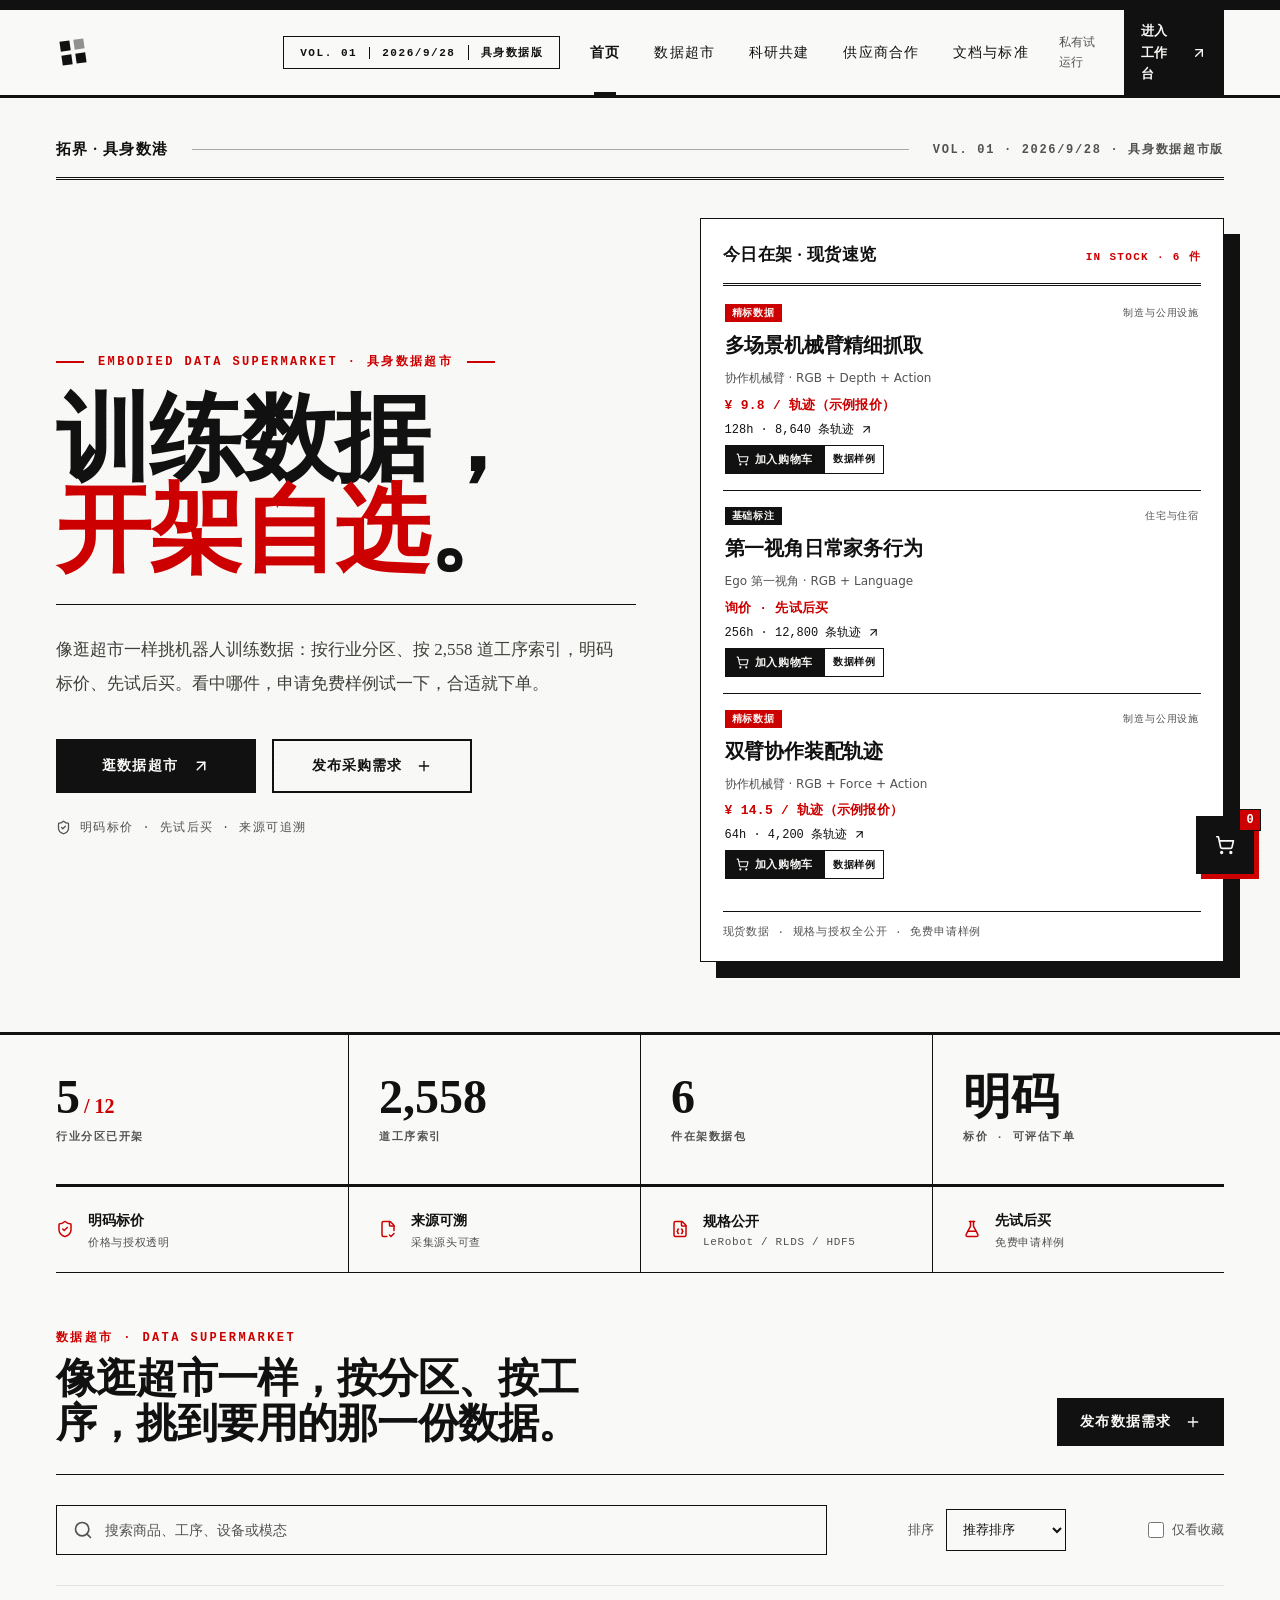
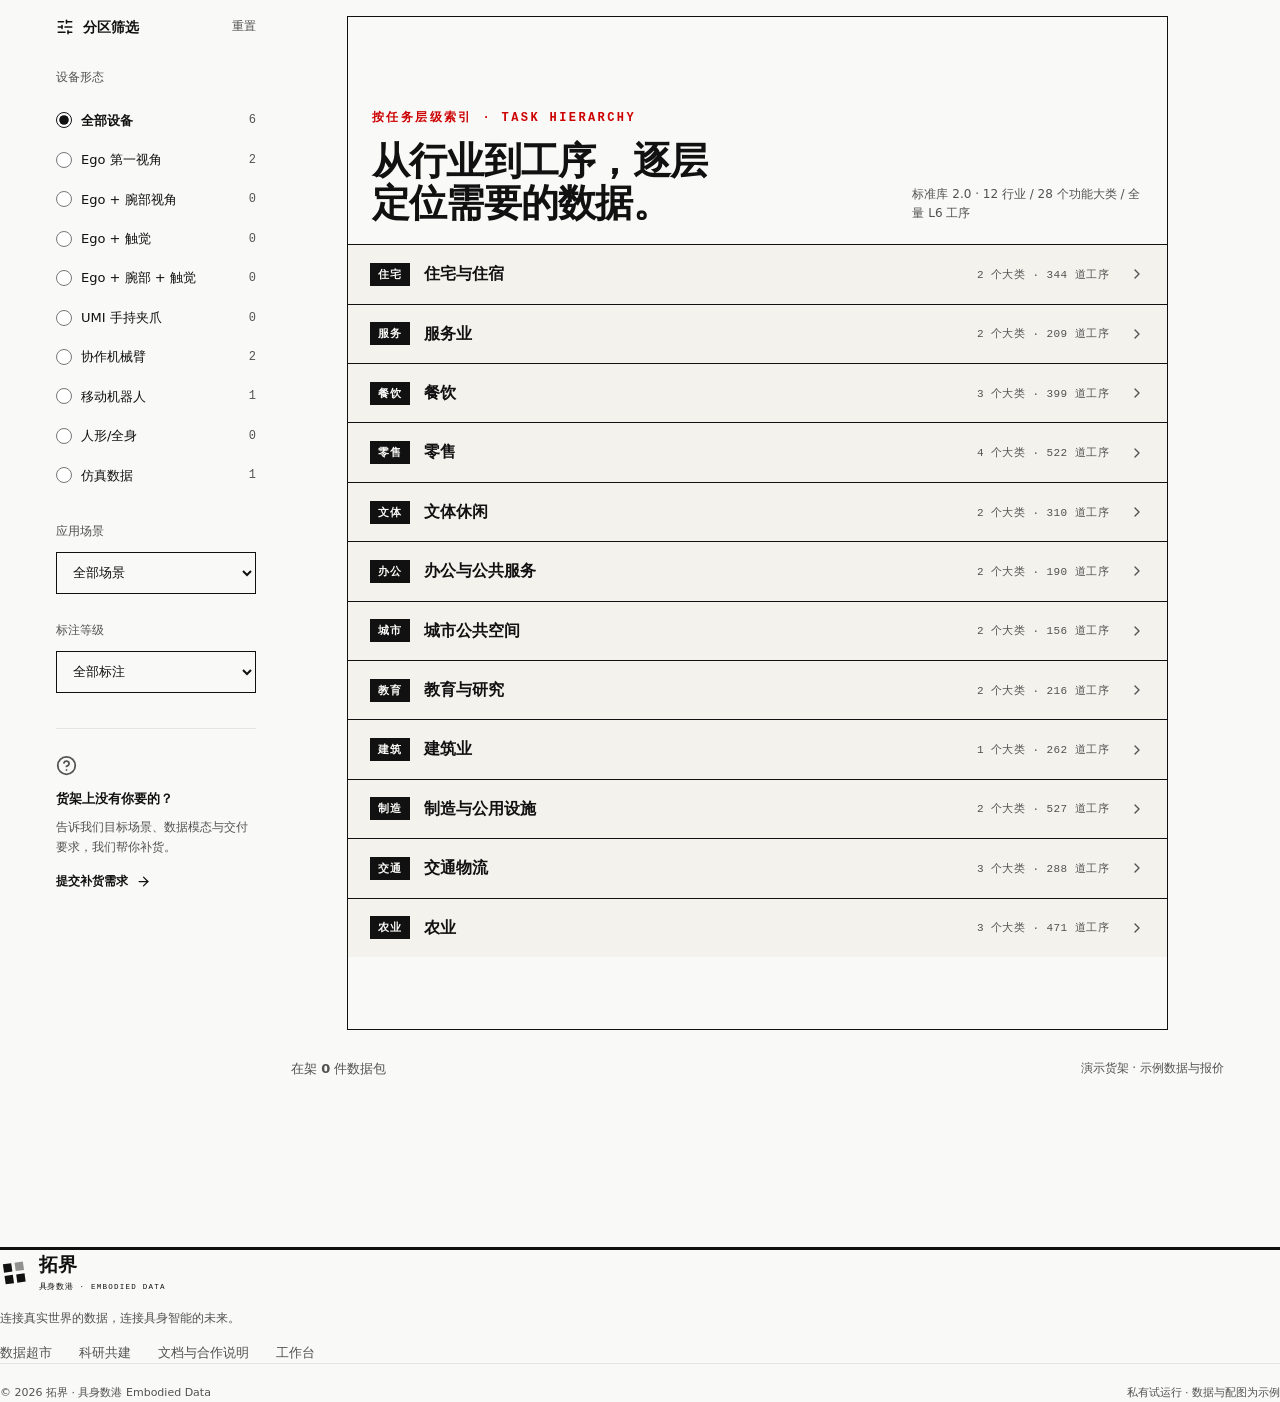
<file: index.html>
<!DOCTYPE html><html lang="zh-CN"><head><meta charSet="utf-8"/><meta name="viewport" content="width=device-width, initial-scale=1"/><link rel="stylesheet" href="_next/static/css/index.Def1sJxX.css" data-rsc-css-href="_next/static/css/index.Def1sJxX.css" data-precedence="vite-rsc/importer-resources"/><title>拓界 · 具身数港｜具身智能数据交易与科研共建平台</title><meta name="description" content="拓界（具身数港）是面向具身智能的训练数据平台：数据集按 12 大行业开架、按 2,558 道标准工序索引，规格、样例与授权边界全部公开。样例免费申请、明码数据包可评估下单，并提供科研共建与供应商合作通道。"/><meta name="application-name" content="拓界 · 具身数港"/><meta name="keywords" content="具身智能,机器人训练数据,具身数据交易,数据集,多模态数据,视触觉数据,科研共建,数据授权"/><meta name="robots" content="index, follow"/><meta property="og:title" content="拓界 · 具身数港｜具身智能数据交易与科研共建平台"/><meta property="og:description" content="数据集按 12 大行业开架、按 2,558 道标准工序索引，规格、样例与授权边界全部公开。"/><meta property="og:url" content="https://tuojie-demo.app.workbuddy.host"/><meta property="og:site_name" content="拓界 · 具身数港"/><meta property="og:type" content="website"/><meta property="og:locale" content="zh_CN"/><meta name="twitter:card" content="summary_large_image"/><meta name="twitter:title" content="拓界 · 具身数港｜具身智能数据交易与科研共建平台"/><meta name="twitter:description" content="数据集按 12 大行业开架、按 2,558 道标准工序索引，规格、样例与授权边界全部公开。"/><link rel="shortcut icon" href="/favicon.svg"/><link rel="icon" href="/favicon.svg"/><meta name="codex-preview" content="development"/><noscript></noscript><script type="application/ld+json">{"@context":"https://schema.org","@type":"Organization","name":"拓界 · 具身数港","alternateName":"具身数港 Embodied Data","description":"面向具身智能的训练数据平台：数据集按 12 大行业开架、按 2,558 道标准工序索引，规格、样例与授权边界全部公开。","url":"https://tuojie-demo.app.workbuddy.host"}</script>
</head><body class="antialiased"><div class="site home-site"><header class="header"><div class="header-inner"><a href="/" class="brand" aria-label="拓界首页"><span class="brand-mark"><i></i><i></i><i></i><i></i></span><span>拓界<small>具身数港 · EMBODIED DATA</small></span></a><div class="press-meta" aria-hidden="true"><span>VOL. 01</span><span>2026/9/28</span><span>具身数据版</span></div><nav class="nav" aria-label="主导航"><a href="/" class="active">首页</a><a href="/#market" class="">数据超市</a><a href="research.html" class="">科研共建</a><a href="suppliers.html" class="">供应商合作</a><a href="standards.html" class="">文档与标准</a></nav><div class="header-actions"><span class="pilot-label">私有试运行</span><a href="workspace.html" class="workspace-link">进入工作台 <svg xmlns="http://www.w3.org/2000/svg" width="16" height="16" viewBox="0 0 24 24" fill="none" stroke="currentColor" stroke-width="2" stroke-linecap="round" stroke-linejoin="round" class="lucide lucide-arrow-up-right" aria-hidden="true"><path d="M7 7h10v10"></path><path d="M7 17 17 7"></path></svg></a><button data-slot="button" data-variant="ghost" data-size="icon" class="inline-flex shrink-0 items-center justify-center gap-2 rounded-md text-sm font-medium whitespace-nowrap transition-all outline-none focus-visible:border-ring focus-visible:ring-[3px] focus-visible:ring-ring/50 disabled:pointer-events-none disabled:opacity-50 aria-invalid:border-destructive aria-invalid:ring-destructive/20 dark:aria-invalid:ring-destructive/40 [&amp;_svg]:pointer-events-none [&amp;_svg]:shrink-0 [&amp;_svg:not([class*=&#x27;size-&#x27;])]:size-4 hover:bg-accent hover:text-accent-foreground dark:hover:bg-accent/50 size-9 mobile-menu" aria-label="打开菜单"><svg xmlns="http://www.w3.org/2000/svg" width="24" height="24" viewBox="0 0 24 24" fill="none" stroke="currentColor" stroke-width="2" stroke-linecap="round" stroke-linejoin="round" class="lucide lucide-menu" aria-hidden="true"><path d="M4 5h16"></path><path d="M4 12h16"></path><path d="M4 19h16"></path></svg></button></div></div></header><main id="main-content"><section class="home-hero"><div class="home-hero-inner"><header class="home-hero-masthead"><span class="hero-masthead-name">拓界 · 具身数港</span><span class="hero-masthead-line" aria-hidden="true"></span><span class="hero-masthead-edition">VOL. 01 · <!-- -->2026/9/28<!-- --> · 具身数据超市版</span></header><div class="home-hero-body"><div class="home-hero-copy"><div class="hero-kicker">EMBODIED DATA SUPERMARKET · 具身数据超市</div><h1 class="home-hero-title">训练数据，<em>开架自选</em>。</h1><p class="home-hero-sub">像逛超市一样挑机器人训练数据：按行业分区、按 2,558 道工序索引，明码标价、先试后买。看中哪件，申请免费样例试一下，合适就下单。</p><div class="home-hero-actions"><a href="/#market" class="action dark">逛数据超市 <svg xmlns="http://www.w3.org/2000/svg" width="18" height="18" viewBox="0 0 24 24" fill="none" stroke="currentColor" stroke-width="2" stroke-linecap="round" stroke-linejoin="round" class="lucide lucide-arrow-up-right" aria-hidden="true"><path d="M7 7h10v10"></path><path d="M7 17 17 7"></path></svg></a><button data-slot="button" data-variant="default" data-size="default" class="inline-flex shrink-0 items-center justify-center gap-2 rounded-md text-sm font-medium whitespace-nowrap transition-all outline-none focus-visible:border-ring focus-visible:ring-[3px] focus-visible:ring-ring/50 disabled:pointer-events-none disabled:opacity-50 aria-invalid:border-destructive aria-invalid:ring-destructive/20 dark:aria-invalid:ring-destructive/40 [&amp;_svg]:pointer-events-none [&amp;_svg]:shrink-0 [&amp;_svg:not([class*=&#x27;size-&#x27;])]:size-4 bg-primary text-primary-foreground hover:bg-primary/90 h-9 px-4 py-2 has-[&gt;svg]:px-3 action outline-dark">发布采购需求 <svg xmlns="http://www.w3.org/2000/svg" width="17" height="17" viewBox="0 0 24 24" fill="none" stroke="currentColor" stroke-width="2" stroke-linecap="round" stroke-linejoin="round" class="lucide lucide-plus" aria-hidden="true"><path d="M5 12h14"></path><path d="M12 5v14"></path></svg></button></div><div class="home-hero-note"><svg xmlns="http://www.w3.org/2000/svg" width="15" height="15" viewBox="0 0 24 24" fill="none" stroke="currentColor" stroke-width="2" stroke-linecap="round" stroke-linejoin="round" class="lucide lucide-shield-check" aria-hidden="true"><path d="M20 13c0 5-3.5 7.5-7.66 8.95a1 1 0 0 1-.67-.01C7.5 20.5 4 18 4 13V6a1 1 0 0 1 1-1c2 0 4.5-1.2 6.24-2.72a1.17 1.17 0 0 1 1.52 0C14.51 3.81 17 5 19 5a1 1 0 0 1 1 1z"></path><path d="m9 12 2 2 4-4"></path></svg> 明码标价 · 先试后买 · 来源可追溯</div></div><div class="hero-shelf"><div class="hero-shelf-head"><span>今日在架 · 现货速览</span><span>IN STOCK · <!-- -->6<!-- --> 件</span></div><div class="hero-shelf-grid"><a href="dataset-dexterous-pick.html" class="hero-sku"><span class="sku-top"><span class="sku-grade quality">精标数据</span><span class="sku-aisle">制造与公用设施</span></span><strong class="sku-name">多场景机械臂精细抓取</strong><span class="sku-meta">协作机械臂<!-- --> · <!-- -->RGB + Depth + Action</span><span class="sku-price">¥ 9.8 / 轨迹（示例报价）</span><span class="sku-nums">128<!-- -->h · <!-- -->8,640<!-- --> 条轨迹 <svg xmlns="http://www.w3.org/2000/svg" width="13" height="13" viewBox="0 0 24 24" fill="none" stroke="currentColor" stroke-width="2" stroke-linecap="round" stroke-linejoin="round" class="lucide lucide-arrow-up-right" aria-hidden="true"><path d="M7 7h10v10"></path><path d="M7 17 17 7"></path></svg></span><span class="sku-cart"><button type="button" class="cart-add" data-id="dexterous-pick" data-name="多场景机械臂精细抓取" data-price="¥ 9.8 / 轨迹（示例报价）" data-pricemode="standard" aria-label="加入购物车"><svg xmlns="http://www.w3.org/2000/svg" width="13" height="13" viewBox="0 0 24 24" fill="none" stroke="currentColor" stroke-width="2" stroke-linecap="round" stroke-linejoin="round" class="lucide lucide-shopping-cart" aria-hidden="true"><circle cx="8" cy="21" r="1"></circle><circle cx="19" cy="21" r="1"></circle><path d="M2.05 2.05h2l2.66 12.42a2 2 0 0 0 2 1.58h9.78a2 2 0 0 0 1.95-1.57l1.65-7.43H5.12"></path></svg> 加入购物车</button><button type="button" class="sample-btn small" data-id="dexterous-pick" data-name="多场景机械臂精细抓取" data-tasks="抓取 整理 放置" data-modalities="RGB / Depth / Action" data-scene="制造与公用设施" data-device="协作机械臂" aria-label="查看数据样例">数据样例</button></span></a><a href="dataset-ego-household.html" class="hero-sku"><span class="sku-top"><span class="sku-grade">基础标注</span><span class="sku-aisle">住宅与住宿</span></span><strong class="sku-name">第一视角日常家务行为</strong><span class="sku-meta">Ego 第一视角<!-- --> · <!-- -->RGB + Language</span><span class="sku-price">询价 · 先试后买</span><span class="sku-nums">256<!-- -->h · <!-- -->12,800<!-- --> 条轨迹 <svg xmlns="http://www.w3.org/2000/svg" width="13" height="13" viewBox="0 0 24 24" fill="none" stroke="currentColor" stroke-width="2" stroke-linecap="round" stroke-linejoin="round" class="lucide lucide-arrow-up-right" aria-hidden="true"><path d="M7 7h10v10"></path><path d="M7 17 17 7"></path></svg></span><span class="sku-cart"><button type="button" class="cart-add" data-id="ego-household" data-name="第一视角日常家务行为" data-price="" data-pricemode="custom" aria-label="加入购物车"><svg xmlns="http://www.w3.org/2000/svg" width="13" height="13" viewBox="0 0 24 24" fill="none" stroke="currentColor" stroke-width="2" stroke-linecap="round" stroke-linejoin="round" class="lucide lucide-shopping-cart" aria-hidden="true"><circle cx="8" cy="21" r="1"></circle><circle cx="19" cy="21" r="1"></circle><path d="M2.05 2.05h2l2.66 12.42a2 2 0 0 0 2 1.58h9.78a2 2 0 0 0 1.95-1.57l1.65-7.43H5.12"></path></svg> 加入购物车</button><button type="button" class="sample-btn small" data-id="ego-household" data-name="第一视角日常家务行为" data-tasks="整理 清洁 物品交互" data-modalities="RGB / Language" data-scene="住宅与住宿" data-device="Ego 第一视角" aria-label="查看数据样例">数据样例</button></span></a><a href="/datasets/bimanual-assembly" class="hero-sku"><span class="sku-top"><span class="sku-grade quality">精标数据</span><span class="sku-aisle">制造与公用设施</span></span><strong class="sku-name">双臂协作装配轨迹</strong><span class="sku-meta">协作机械臂<!-- --> · <!-- -->RGB + Force + Action</span><span class="sku-price">¥ 14.5 / 轨迹（示例报价）</span><span class="sku-nums">64<!-- -->h · <!-- -->4,200<!-- --> 条轨迹 <svg xmlns="http://www.w3.org/2000/svg" width="13" height="13" viewBox="0 0 24 24" fill="none" stroke="currentColor" stroke-width="2" stroke-linecap="round" stroke-linejoin="round" class="lucide lucide-arrow-up-right" aria-hidden="true"><path d="M7 7h10v10"></path><path d="M7 17 17 7"></path></svg></span><span class="sku-cart"><button type="button" class="cart-add" data-id="bimanual-assembly" data-name="双臂协作装配轨迹" data-price="¥ 14.5 / 轨迹（示例报价）" data-pricemode="standard" aria-label="加入购物车"><svg xmlns="http://www.w3.org/2000/svg" width="13" height="13" viewBox="0 0 24 24" fill="none" stroke="currentColor" stroke-width="2" stroke-linecap="round" stroke-linejoin="round" class="lucide lucide-shopping-cart" aria-hidden="true"><circle cx="8" cy="21" r="1"></circle><circle cx="19" cy="21" r="1"></circle><path d="M2.05 2.05h2l2.66 12.42a2 2 0 0 0 2 1.58h9.78a2 2 0 0 0 1.95-1.57l1.65-7.43H5.12"></path></svg> 加入购物车</button><button type="button" class="sample-btn small" data-id="bimanual-assembly" data-name="双臂协作装配轨迹" data-tasks="装配 对齐 插接" data-modalities="RGB / Force / Action" data-scene="制造与公用设施" data-device="协作机械臂" aria-label="查看数据样例">数据样例</button></span></a></div><div class="hero-shelf-foot">现货数据 · 规格与授权全公开 · 免费申请样例</div></div></div></div></section><div class="home-impact"><div class="home-impact-item"><b>5<i>/ 12</i></b><span>行业分区已开架</span></div><div class="home-impact-item"><b>2,558</b><span>道工序索引</span></div><div class="home-impact-item"><b>6</b><span>件在架数据包</span></div><div class="home-impact-item"><b>明码</b><span>标价 · 可评估下单</span></div></div><div class="home-trust"><div class="home-trust-item"><svg xmlns="http://www.w3.org/2000/svg" width="18" height="18" viewBox="0 0 24 24" fill="none" stroke="currentColor" stroke-width="2" stroke-linecap="round" stroke-linejoin="round" class="lucide lucide-shield-check" aria-hidden="true"><path d="M20 13c0 5-3.5 7.5-7.66 8.95a1 1 0 0 1-.67-.01C7.5 20.5 4 18 4 13V6a1 1 0 0 1 1-1c2 0 4.5-1.2 6.24-2.72a1.17 1.17 0 0 1 1.52 0C14.51 3.81 17 5 19 5a1 1 0 0 1 1 1z"></path><path d="m9 12 2 2 4-4"></path></svg><div><strong>明码标价</strong><span>价格与授权透明</span></div></div><div class="home-trust-item"><svg xmlns="http://www.w3.org/2000/svg" width="18" height="18" viewBox="0 0 24 24" fill="none" stroke="currentColor" stroke-width="2" stroke-linecap="round" stroke-linejoin="round" class="lucide lucide-file-check-corner" aria-hidden="true"><path d="M10.5 22H6a2 2 0 0 1-2-2V4a2 2 0 0 1 2-2h8a2.4 2.4 0 0 1 1.706.706l3.588 3.588A2.4 2.4 0 0 1 20 8v6"></path><path d="M14 2v5a1 1 0 0 0 1 1h5"></path><path d="m14 20 2 2 4-4"></path></svg><div><strong>来源可溯</strong><span>采集源头可查</span></div></div><div class="home-trust-item"><svg xmlns="http://www.w3.org/2000/svg" width="18" height="18" viewBox="0 0 24 24" fill="none" stroke="currentColor" stroke-width="2" stroke-linecap="round" stroke-linejoin="round" class="lucide lucide-file-braces" aria-hidden="true"><path d="M6 22a2 2 0 0 1-2-2V4a2 2 0 0 1 2-2h8a2.4 2.4 0 0 1 1.704.706l3.588 3.588A2.4 2.4 0 0 1 20 8v12a2 2 0 0 1-2 2z"></path><path d="M14 2v5a1 1 0 0 0 1 1h5"></path><path d="M10 12a1 1 0 0 0-1 1v1a1 1 0 0 1-1 1 1 1 0 0 1 1 1v1a1 1 0 0 0 1 1"></path><path d="M14 18a1 1 0 0 0 1-1v-1a1 1 0 0 1 1-1 1 1 0 0 1-1-1v-1a1 1 0 0 0-1-1"></path></svg><div><strong>规格公开</strong><span>LeRobot / RLDS / HDF5</span></div></div><div class="home-trust-item"><svg xmlns="http://www.w3.org/2000/svg" width="18" height="18" viewBox="0 0 24 24" fill="none" stroke="currentColor" stroke-width="2" stroke-linecap="round" stroke-linejoin="round" class="lucide lucide-flask-conical" aria-hidden="true"><path d="M14 2v6a2 2 0 0 0 .245.96l5.51 10.08A2 2 0 0 1 18 22H6a2 2 0 0 1-1.755-2.96l5.51-10.08A2 2 0 0 0 10 8V2"></path><path d="M6.453 15h11.094"></path><path d="M8.5 2h7"></path></svg><div><strong>先试后买</strong><span>免费申请样例</span></div></div></div><section id="market" class="section home-market"><div class="market-heading"><div><span class="section-label">数据超市 · DATA SUPERMARKET</span><h2>像逛超市一样，按分区、按工序，挑到要用的那一份数据。</h2></div><button data-slot="button" data-variant="default" data-size="default" class="inline-flex shrink-0 items-center justify-center gap-2 rounded-md text-sm font-medium whitespace-nowrap transition-all outline-none focus-visible:border-ring focus-visible:ring-[3px] focus-visible:ring-ring/50 disabled:pointer-events-none disabled:opacity-50 aria-invalid:border-destructive aria-invalid:ring-destructive/20 dark:aria-invalid:ring-destructive/40 [&amp;_svg]:pointer-events-none [&amp;_svg]:shrink-0 [&amp;_svg:not([class*=&#x27;size-&#x27;])]:size-4 bg-primary text-primary-foreground hover:bg-primary/90 h-9 px-4 py-2 has-[&gt;svg]:px-3 action dark">发布数据需求 <svg xmlns="http://www.w3.org/2000/svg" width="17" height="17" viewBox="0 0 24 24" fill="none" stroke="currentColor" stroke-width="2" stroke-linecap="round" stroke-linejoin="round" class="lucide lucide-plus" aria-hidden="true"><path d="M5 12h14"></path><path d="M12 5v14"></path></svg></button></div><div class="market-toolbar"><div class="search-box"><svg xmlns="http://www.w3.org/2000/svg" width="20" height="20" viewBox="0 0 24 24" fill="none" stroke="currentColor" stroke-width="2" stroke-linecap="round" stroke-linejoin="round" class="lucide lucide-search" aria-hidden="true"><path d="m21 21-4.34-4.34"></path><circle cx="11" cy="11" r="8"></circle></svg><input data-slot="input" class="h-9 w-full min-w-0 rounded-md border border-input bg-transparent px-3 py-1 text-base shadow-xs transition-[color,box-shadow] outline-none selection:bg-primary selection:text-primary-foreground file:inline-flex file:h-7 file:border-0 file:bg-transparent file:text-sm file:font-medium file:text-foreground placeholder:text-muted-foreground disabled:pointer-events-none disabled:cursor-not-allowed disabled:opacity-50 md:text-sm dark:bg-input/30 focus-visible:border-ring focus-visible:ring-[3px] focus-visible:ring-ring/50 aria-invalid:border-destructive aria-invalid:ring-destructive/20 dark:aria-invalid:ring-destructive/40" placeholder="搜索商品、工序、设备或模态" aria-label="搜索数据集" value=""/></div><label class="sort-label">排序<select><option value="recommended" selected="">推荐排序</option><option value="hours">时长最多</option><option value="episodes">轨迹最多</option></select></label><label class="fav-filter"><input type="checkbox"/> 仅看收藏</label></div><div class="market-layout"><aside class="filters"><div class="filter-title"><svg xmlns="http://www.w3.org/2000/svg" width="18" height="18" viewBox="0 0 24 24" fill="none" stroke="currentColor" stroke-width="2" stroke-linecap="round" stroke-linejoin="round" class="lucide lucide-sliders-horizontal" aria-hidden="true"><path d="M10 5H3"></path><path d="M12 19H3"></path><path d="M14 3v4"></path><path d="M16 17v4"></path><path d="M21 12h-9"></path><path d="M21 19h-5"></path><path d="M21 5h-7"></path><path d="M8 10v4"></path><path d="M8 12H3"></path></svg> 分区筛选<button>重置</button></div><fieldset><legend>设备形态</legend><label class="checked"><input type="radio" name="deviceForm" checked=""/>全部设备<span>6</span></label><label class=""><input type="radio" name="deviceForm"/>Ego 第一视角<span>2</span></label><label class=""><input type="radio" name="deviceForm"/>Ego + 腕部视角<span>0</span></label><label class=""><input type="radio" name="deviceForm"/>Ego + 触觉<span>0</span></label><label class=""><input type="radio" name="deviceForm"/>Ego + 腕部 + 触觉<span>0</span></label><label class=""><input type="radio" name="deviceForm"/>UMI 手持夹爪<span>0</span></label><label class=""><input type="radio" name="deviceForm"/>协作机械臂<span>2</span></label><label class=""><input type="radio" name="deviceForm"/>移动机器人<span>1</span></label><label class=""><input type="radio" name="deviceForm"/>人形/全身<span>0</span></label><label class=""><input type="radio" name="deviceForm"/>仿真数据<span>1</span></label></fieldset><label class="filter-select">应用场景<select><option selected="">全部场景</option><option>住宅与住宿</option><option>服务业</option><option>餐饮</option><option>零售</option><option>文体休闲</option><option>办公与公共服务</option><option>城市公共空间</option><option>教育与研究</option><option>建筑业</option><option>制造与公用设施</option><option>交通物流</option><option>农业</option></select></label><label class="filter-select">标注等级<select><option selected="">全部标注</option><option>精标数据</option><option>基础标注</option><option>原始数据</option></select></label><div class="filter-help"><svg xmlns="http://www.w3.org/2000/svg" width="21" height="21" viewBox="0 0 24 24" fill="none" stroke="currentColor" stroke-width="2" stroke-linecap="round" stroke-linejoin="round" class="lucide lucide-circle-question-mark" aria-hidden="true"><circle cx="12" cy="12" r="10"></circle><path d="M9.09 9a3 3 0 0 1 5.83 1c0 2-3 3-3 3"></path><path d="M12 17h.01"></path></svg><strong>货架上没有你要的？</strong><p>告诉我们目标场景、数据模态与交付要求，我们帮你补货。</p><button>提交补货需求 <svg xmlns="http://www.w3.org/2000/svg" width="15" height="15" viewBox="0 0 24 24" fill="none" stroke="currentColor" stroke-width="2" stroke-linecap="round" stroke-linejoin="round" class="lucide lucide-arrow-right" aria-hidden="true"><path d="M5 12h14"></path><path d="m12 5 7 7-7 7"></path></svg></button></div></aside><div class="market-results"><section class="section task-hierarchy-section"><div class="section-heading"><div><div class="section-label">按任务层级索引 · TASK HIERARCHY</div><h2>从行业到工序，逐层定位需要的数据。</h2></div><span class="sample-label">标准库 2.0 · 12 行业 / <!-- -->28<!-- --> 个功能大类 / 全量 L6 工序</span></div><div class="th-tree"><details class="th-industry"><summary><span class="th-i-no">住宅</span><strong>住宅与住宿</strong><span class="th-i-meta">2<!-- --> 个大类 · <!-- -->344<!-- --> 道工序</span><span class="th-i-icon"><svg xmlns="http://www.w3.org/2000/svg" width="16" height="16" viewBox="0 0 24 24" fill="none" stroke="currentColor" stroke-width="2" stroke-linecap="round" stroke-linejoin="round" class="lucide lucide-chevron-right" aria-hidden="true"><path d="m9 18 6-6-6-6"></path></svg></span></summary><div class="th-groups"><details class="th-group"><summary><span>住宅</span><span class="th-g-count">151<!-- --> 道</span><span class="th-i-icon"><svg xmlns="http://www.w3.org/2000/svg" width="14" height="14" viewBox="0 0 24 24" fill="none" stroke="currentColor" stroke-width="2" stroke-linecap="round" stroke-linejoin="round" class="lucide lucide-chevron-right" aria-hidden="true"><path d="m9 18 6-6-6-6"></path></svg></span></summary><div class="th-chips"><span class="th-chip live"><button type="button" class="th-chip-text" title="点击用「清洁」搜索在架数据">清洁鞋柜</button><button type="button" class="sample-btn chip" data-id="ego-household" data-name="第一视角日常家务行为" data-tasks="整理 清洁 物品交互" data-modalities="RGB / Language" data-scene="住宅与住宿" data-device="Ego 第一视角" aria-label="查看「清洁鞋柜」数据样例">样例</button></span><span class="th-chip live"><button type="button" class="th-chip-text" title="点击用「清洁」搜索在架数据">清洁换鞋凳</button><button type="button" class="sample-btn chip" data-id="ego-household" data-name="第一视角日常家务行为" data-tasks="整理 清洁 物品交互" data-modalities="RGB / Language" data-scene="住宅与住宿" data-device="Ego 第一视角" aria-label="查看「清洁换鞋凳」数据样例">样例</button></span><span class="th-chip"><span>洗地垫/脚垫</span></span><span class="th-chip"><span>摆鞋</span></span><span class="th-chip"><span>雨具归位</span></span><span class="th-chip"><span>钥匙杂物归位</span></span><span class="th-chip live"><button type="button" class="th-chip-text" title="点击用「清洁」搜索在架数据">地面清洁</button><button type="button" class="sample-btn chip" data-id="ego-household" data-name="第一视角日常家务行为" data-tasks="整理 清洁 物品交互" data-modalities="RGB / Language" data-scene="住宅与住宿" data-device="Ego 第一视角" aria-label="查看「地面清洁」数据样例">样例</button></span><span class="th-chip live"><button type="button" class="th-chip-text" title="点击用「清洁」搜索在架数据">清洁茶几电视柜</button><button type="button" class="sample-btn chip" data-id="ego-household" data-name="第一视角日常家务行为" data-tasks="整理 清洁 物品交互" data-modalities="RGB / Language" data-scene="住宅与住宿" data-device="Ego 第一视角" aria-label="查看「清洁茶几电视柜」数据样例">样例</button></span><span class="th-chip live"><button type="button" class="th-chip-text" title="点击用「清洁」搜索在架数据">清洁电视/屏幕</button><button type="button" class="sample-btn chip" data-id="ego-household" data-name="第一视角日常家务行为" data-tasks="整理 清洁 物品交互" data-modalities="RGB / Language" data-scene="住宅与住宿" data-device="Ego 第一视角" aria-label="查看「清洁电视/屏幕」数据样例">样例</button></span><span class="th-chip"><span>拆洗窗帘</span></span><span class="th-chip"><span>客厅物品归位</span></span><span class="th-chip"><span>摆装饰品</span></span><span class="th-chip"><span>木地板打蜡</span></span><span class="th-chip"><span>石材地面打磨</span></span><span class="th-chip"><span>地毯吸尘</span></span><span class="th-chip"><span>地毯除渍清洗</span></span><span class="th-chip"><span>家具上蜡</span></span><span class="th-chip live"><button type="button" class="th-chip-text" title="点击用「清洁」搜索在架数据">清洁布艺沙发</button><button type="button" class="sample-btn chip" data-id="ego-household" data-name="第一视角日常家务行为" data-tasks="整理 清洁 物品交互" data-modalities="RGB / Language" data-scene="住宅与住宿" data-device="Ego 第一视角" aria-label="查看「清洁布艺沙发」数据样例">样例</button></span><span class="th-chip live"><button type="button" class="th-chip-text" title="点击用「清洁」搜索在架数据">皮沙发清洁保养</button><button type="button" class="sample-btn chip" data-id="ego-household" data-name="第一视角日常家务行为" data-tasks="整理 清洁 物品交互" data-modalities="RGB / Language" data-scene="住宅与住宿" data-device="Ego 第一视角" aria-label="查看「皮沙发清洁保养」数据样例">样例</button></span><span class="th-chip live"><button type="button" class="th-chip-text" title="点击用「清洁」搜索在架数据">清洁餐桌椅</button><button type="button" class="sample-btn chip" data-id="ego-household" data-name="第一视角日常家务行为" data-tasks="整理 清洁 物品交互" data-modalities="RGB / Language" data-scene="住宅与住宿" data-device="Ego 第一视角" aria-label="查看「清洁餐桌椅」数据样例">样例</button></span><span class="th-chip live"><button type="button" class="th-chip-text" title="点击用「清洁」搜索在架数据">清洁酒柜/餐边柜</button><button type="button" class="sample-btn chip" data-id="ego-household" data-name="第一视角日常家务行为" data-tasks="整理 清洁 物品交互" data-modalities="RGB / Language" data-scene="住宅与住宿" data-device="Ego 第一视角" aria-label="查看「清洁酒柜/餐边柜」数据样例">样例</button></span><span class="th-chip"><span>餐具消毒</span></span><span class="th-chip"><span>餐具归位</span></span><span class="th-chip live"><button type="button" class="th-chip-text" title="点击用「整理」搜索在架数据">整理餐桌物品</button><button type="button" class="sample-btn chip" data-id="ego-household" data-name="第一视角日常家务行为" data-tasks="整理 清洁 物品交互" data-modalities="RGB / Language" data-scene="住宅与住宿" data-device="Ego 第一视角" aria-label="查看「整理餐桌物品」数据样例">样例</button></span><span class="th-chip live"><button type="button" class="th-chip-text" title="点击用「整理」搜索在架数据">整理餐边柜物品</button><button type="button" class="sample-btn chip" data-id="ego-household" data-name="第一视角日常家务行为" data-tasks="整理 清洁 物品交互" data-modalities="RGB / Language" data-scene="住宅与住宿" data-device="Ego 第一视角" aria-label="查看「整理餐边柜物品」数据样例">样例</button></span><span class="th-chip"><span>烹饪</span></span><span class="th-chip"><span>洗菜备菜</span></span><span class="th-chip"><span>洗油烟机</span></span><span class="th-chip live"><button type="button" class="th-chip-text" title="点击用「清洁」搜索在架数据">清洁灶台</button><button type="button" class="sample-btn chip" data-id="ego-household" data-name="第一视角日常家务行为" data-tasks="整理 清洁 物品交互" data-modalities="RGB / Language" data-scene="住宅与住宿" data-device="Ego 第一视角" aria-label="查看「清洁灶台」数据样例">样例</button></span><span class="th-chip"><span>燃气灶除垢</span></span><span class="th-chip live"><button type="button" class="th-chip-text" title="点击用「清洁」搜索在架数据">清洁操作台面</button><button type="button" class="sample-btn chip" data-id="ego-household" data-name="第一视角日常家务行为" data-tasks="整理 清洁 物品交互" data-modalities="RGB / Language" data-scene="住宅与住宿" data-device="Ego 第一视角" aria-label="查看「清洁操作台面」数据样例">样例</button></span><span class="th-chip"><span>刷水槽</span></span><span class="th-chip"><span>水龙头除垢</span></span><span class="th-chip live"><button type="button" class="th-chip-text" title="点击用「清洁」搜索在架数据">清洁橱柜</button><button type="button" class="sample-btn chip" data-id="ego-household" data-name="第一视角日常家务行为" data-tasks="整理 清洁 物品交互" data-modalities="RGB / Language" data-scene="住宅与住宿" data-device="Ego 第一视角" aria-label="查看「清洁橱柜」数据样例">样例</button></span><span class="th-chip live"><button type="button" class="th-chip-text" title="点击用「清洁」搜索在架数据">清洁冰箱/除霜</button><button type="button" class="sample-btn chip" data-id="ego-household" data-name="第一视角日常家务行为" data-tasks="整理 清洁 物品交互" data-modalities="RGB / Language" data-scene="住宅与住宿" data-device="Ego 第一视角" aria-label="查看「清洁冰箱/除霜」数据样例">样例</button></span><span class="th-chip live"><button type="button" class="th-chip-text" title="点击用「清洁」搜索在架数据">清洁微波炉烤箱</button><button type="button" class="sample-btn chip" data-id="ego-household" data-name="第一视角日常家务行为" data-tasks="整理 清洁 物品交互" data-modalities="RGB / Language" data-scene="住宅与住宿" data-device="Ego 第一视角" aria-label="查看「清洁微波炉烤箱」数据样例">样例</button></span><span class="th-chip"><span>厨具餐具消毒</span></span><span class="th-chip"><span>调料归位</span></span><span class="th-chip live"><button type="button" class="th-chip-text" title="点击用「整理」搜索在架数据">整理冰箱食品</button><button type="button" class="sample-btn chip" data-id="ego-household" data-name="第一视角日常家务行为" data-tasks="整理 清洁 物品交互" data-modalities="RGB / Language" data-scene="住宅与住宿" data-device="Ego 第一视角" aria-label="查看「整理冰箱食品」数据样例">样例</button></span><span class="th-chip"><span>厨具餐具归位</span></span><span class="th-chip"><span>床垫除螨</span></span><span class="th-chip live"><button type="button" class="th-chip-text" title="点击用「清洁」搜索在架数据">清洁衣柜</button><button type="button" class="sample-btn chip" data-id="ego-household" data-name="第一视角日常家务行为" data-tasks="整理 清洁 物品交互" data-modalities="RGB / Language" data-scene="住宅与住宿" data-device="Ego 第一视角" aria-label="查看「清洁衣柜」数据样例">样例</button></span><span class="th-chip live"><button type="button" class="th-chip-text" title="点击用「清洁」搜索在架数据">清洁床头柜</button><button type="button" class="sample-btn chip" data-id="ego-household" data-name="第一视角日常家务行为" data-tasks="整理 清洁 物品交互" data-modalities="RGB / Language" data-scene="住宅与住宿" data-device="Ego 第一视角" aria-label="查看「清洁床头柜」数据样例">样例</button></span><span class="th-chip live"><button type="button" class="th-chip-text" title="点击用「整理」搜索在架数据">整理收纳衣物</button><button type="button" class="sample-btn chip" data-id="ego-household" data-name="第一视角日常家务行为" data-tasks="整理 清洁 物品交互" data-modalities="RGB / Language" data-scene="住宅与住宿" data-device="Ego 第一视角" aria-label="查看「整理收纳衣物」数据样例">样例</button></span><span class="th-chip live"><button type="button" class="th-chip-text" title="点击用「整理」搜索在架数据">整理衣柜</button><button type="button" class="sample-btn chip" data-id="ego-household" data-name="第一视角日常家务行为" data-tasks="整理 清洁 物品交互" data-modalities="RGB / Language" data-scene="住宅与住宿" data-device="Ego 第一视角" aria-label="查看「整理衣柜」数据样例">样例</button></span><span class="th-chip"><span>床品归位</span></span><span class="th-chip"><span>床头物品归位</span></span><span class="th-chip"><span>刷马桶</span></span><span class="th-chip"><span>马桶消毒</span></span><span class="th-chip live"><button type="button" class="th-chip-text" title="点击用「清洁」搜索在架数据">清洁洗手台</button><button type="button" class="sample-btn chip" data-id="ego-household" data-name="第一视角日常家务行为" data-tasks="整理 清洁 物品交互" data-modalities="RGB / Language" data-scene="住宅与住宿" data-device="Ego 第一视角" aria-label="查看「清洁洗手台」数据样例">样例</button></span><span class="th-chip"><span>刷淋浴间</span></span><span class="th-chip"><span>刷浴缸消毒</span></span><span class="th-chip"><span>花洒除垢</span></span><span class="th-chip"><span>瓷砖缝除霉</span></span><span class="th-chip"><span>卫生间消毒</span></span><span class="th-chip"><span>补充洗手间用品</span></span><span class="th-chip live"><button type="button" class="th-chip-text" title="点击用「清洁」搜索在架数据">收纳清洁用品</button><button type="button" class="sample-btn chip" data-id="ego-household" data-name="第一视角日常家务行为" data-tasks="整理 清洁 物品交互" data-modalities="RGB / Language" data-scene="住宅与住宿" data-device="Ego 第一视角" aria-label="查看「收纳清洁用品」数据样例">样例</button></span><span class="th-chip live"><button type="button" class="th-chip-text" title="点击用「清洁」搜索在架数据">清洁晾衣架</button><button type="button" class="sample-btn chip" data-id="ego-household" data-name="第一视角日常家务行为" data-tasks="整理 清洁 物品交互" data-modalities="RGB / Language" data-scene="住宅与住宿" data-device="Ego 第一视角" aria-label="查看「清洁晾衣架」数据样例">样例</button></span><span class="th-chip live"><button type="button" class="th-chip-text" title="点击用「清洁」搜索在架数据">清洁储物柜</button><button type="button" class="sample-btn chip" data-id="ego-household" data-name="第一视角日常家务行为" data-tasks="整理 清洁 物品交互" data-modalities="RGB / Language" data-scene="住宅与住宿" data-device="Ego 第一视角" aria-label="查看「清洁储物柜」数据样例">样例</button></span><span class="th-chip"><span>收晾晒衣物</span></span><span class="th-chip live"><button type="button" class="th-chip-text" title="点击用「整理」搜索在架数据">整理阳台杂物</button><button type="button" class="sample-btn chip" data-id="ego-household" data-name="第一视角日常家务行为" data-tasks="整理 清洁 物品交互" data-modalities="RGB / Language" data-scene="住宅与住宿" data-device="Ego 第一视角" aria-label="查看「整理阳台杂物」数据样例">样例</button></span><span class="th-chip"><span>洗地垫</span></span><span class="th-chip"><span>擦栏杆</span></span><span class="th-chip"><span>疏通地漏</span></span><span class="th-chip"><span>绿植养护</span></span><span class="th-chip live"><button type="button" class="th-chip-text" title="点击用「清洁」搜索在架数据">清洁书桌</button><button type="button" class="sample-btn chip" data-id="ego-household" data-name="第一视角日常家务行为" data-tasks="整理 清洁 物品交互" data-modalities="RGB / Language" data-scene="住宅与住宿" data-device="Ego 第一视角" aria-label="查看「清洁书桌」数据样例">样例</button></span><span class="th-chip live"><button type="button" class="th-chip-text" title="点击用「清洁」搜索在架数据">清洁书柜/书架</button><button type="button" class="sample-btn chip" data-id="ego-household" data-name="第一视角日常家务行为" data-tasks="整理 清洁 物品交互" data-modalities="RGB / Language" data-scene="住宅与住宿" data-device="Ego 第一视角" aria-label="查看「清洁书柜/书架」数据样例">样例</button></span><span class="th-chip live"><button type="button" class="th-chip-text" title="点击用「整理」搜索在架数据">整理归档文件</button><button type="button" class="sample-btn chip" data-id="ego-household" data-name="第一视角日常家务行为" data-tasks="整理 清洁 物品交互" data-modalities="RGB / Language" data-scene="住宅与住宿" data-device="Ego 第一视角" aria-label="查看「整理归档文件」数据样例">样例</button></span><span class="th-chip live"><button type="button" class="th-chip-text" title="点击用「整理」搜索在架数据">整理书架</button><button type="button" class="sample-btn chip" data-id="ego-household" data-name="第一视角日常家务行为" data-tasks="整理 清洁 物品交互" data-modalities="RGB / Language" data-scene="住宅与住宿" data-device="Ego 第一视角" aria-label="查看「整理书架」数据样例">样例</button></span><span class="th-chip live"><button type="button" class="th-chip-text" title="点击用「整理」搜索在架数据">整理桌面物品</button><button type="button" class="sample-btn chip" data-id="ego-household" data-name="第一视角日常家务行为" data-tasks="整理 清洁 物品交互" data-modalities="RGB / Language" data-scene="住宅与住宿" data-device="Ego 第一视角" aria-label="查看「整理桌面物品」数据样例">样例</button></span><span class="th-chip"><span>物品归位</span></span><span class="th-chip live"><button type="button" class="th-chip-text" title="点击用「清洁」搜索在架数据">清洁储物架</button><button type="button" class="sample-btn chip" data-id="ego-household" data-name="第一视角日常家务行为" data-tasks="整理 清洁 物品交互" data-modalities="RGB / Language" data-scene="住宅与住宿" data-device="Ego 第一视角" aria-label="查看「清洁储物架」数据样例">样例</button></span><span class="th-chip live"><button type="button" class="th-chip-text" title="点击用「整理」搜索在架数据">整理收纳箱</button><button type="button" class="sample-btn chip" data-id="ego-household" data-name="第一视角日常家务行为" data-tasks="整理 清洁 物品交互" data-modalities="RGB / Language" data-scene="住宅与住宿" data-device="Ego 第一视角" aria-label="查看「整理收纳箱」数据样例">样例</button></span><span class="th-chip"><span>物品分类摆放</span></span><span class="th-chip"><span>除湿防潮</span></span><span class="th-chip"><span>除虫防霉</span></span><span class="th-chip live"><button type="button" class="th-chip-text" title="点击用「整理」搜索在架数据">整理工具</button><button type="button" class="sample-btn chip" data-id="ego-household" data-name="第一视角日常家务行为" data-tasks="整理 清洁 物品交互" data-modalities="RGB / Language" data-scene="住宅与住宿" data-device="Ego 第一视角" aria-label="查看「整理工具」数据样例">样例</button></span><span class="th-chip"><span>清点物品</span></span><span class="th-chip"><span>洗洗衣机内筒</span></span><span class="th-chip"><span>清烘干机滤网</span></span><span class="th-chip"><span>晾晒衣物</span></span><span class="th-chip"><span>收叠衣物</span></span><span class="th-chip"><span>熨烫衣物</span></span><span class="th-chip live"><button type="button" class="th-chip-text" title="点击用「整理」搜索在架数据">整理洗涤用品</button><button type="button" class="sample-btn chip" data-id="ego-household" data-name="第一视角日常家务行为" data-tasks="整理 清洁 物品交互" data-modalities="RGB / Language" data-scene="住宅与住宿" data-device="Ego 第一视角" aria-label="查看「整理洗涤用品」数据样例">样例</button></span><span class="th-chip"><span>杂物归位</span></span><span class="th-chip"><span>扫落叶</span></span><span class="th-chip"><span>修剪草坪</span></span><span class="th-chip"><span>浇花</span></span><span class="th-chip"><span>清花坛</span></span><span class="th-chip live"><button type="button" class="th-chip-text" title="点击用「清洁」搜索在架数据">清洁户外家具</button><button type="button" class="sample-btn chip" data-id="ego-household" data-name="第一视角日常家务行为" data-tasks="整理 清洁 物品交互" data-modalities="RGB / Language" data-scene="住宅与住宿" data-device="Ego 第一视角" aria-label="查看「清洁户外家具」数据样例">样例</button></span><span class="th-chip"><span>洗遮阳棚/遮阳伞</span></span><span class="th-chip"><span>园艺工具归位</span></span><span class="th-chip live"><button type="button" class="th-chip-text" title="点击用「整理」搜索在架数据">整理花盆</button><button type="button" class="sample-btn chip" data-id="ego-household" data-name="第一视角日常家务行为" data-tasks="整理 清洁 物品交互" data-modalities="RGB / Language" data-scene="住宅与住宿" data-device="Ego 第一视角" aria-label="查看「整理花盆」数据样例">样例</button></span><span class="th-chip"><span>拔杂草</span></span><span class="th-chip"><span>除地面油污</span></span><span class="th-chip live"><button type="button" class="th-chip-text" title="点击用「清洁」搜索在架数据">清洁车库门</button><button type="button" class="sample-btn chip" data-id="ego-household" data-name="第一视角日常家务行为" data-tasks="整理 清洁 物品交互" data-modalities="RGB / Language" data-scene="住宅与住宿" data-device="Ego 第一视角" aria-label="查看「清洁车库门」数据样例">样例</button></span><span class="th-chip live"><button type="button" class="th-chip-text" title="点击用「清洁」搜索在架数据">清洁工具架</button><button type="button" class="sample-btn chip" data-id="ego-household" data-name="第一视角日常家务行为" data-tasks="整理 清洁 物品交互" data-modalities="RGB / Language" data-scene="住宅与住宿" data-device="Ego 第一视角" aria-label="查看「清洁工具架」数据样例">样例</button></span><span class="th-chip"><span>工具归位</span></span><span class="th-chip live"><button type="button" class="th-chip-text" title="点击用「整理」搜索在架数据">整理随车物品</button><button type="button" class="sample-btn chip" data-id="ego-household" data-name="第一视角日常家务行为" data-tasks="整理 清洁 物品交互" data-modalities="RGB / Language" data-scene="住宅与住宿" data-device="Ego 第一视角" aria-label="查看「整理随车物品」数据样例">样例</button></span><span class="th-chip"><span>擦车窗</span></span><span class="th-chip"><span>浇水</span></span><span class="th-chip"><span>修剪灌木</span></span><span class="th-chip"><span>除草</span></span><span class="th-chip"><span>施肥</span></span><span class="th-chip"><span>松土</span></span><span class="th-chip"><span>清落叶</span></span><span class="th-chip"><span>修剪花枝</span></span><span class="th-chip live"><button type="button" class="th-chip-text" title="点击用「清洁」搜索在架数据">清洁花盆</button><button type="button" class="sample-btn chip" data-id="ego-household" data-name="第一视角日常家务行为" data-tasks="整理 清洁 物品交互" data-modalities="RGB / Language" data-scene="住宅与住宿" data-device="Ego 第一视角" aria-label="查看「清洁花盆」数据样例">样例</button></span><span class="th-chip live"><button type="button" class="th-chip-text" title="点击用「整理」搜索在架数据">整理园艺工具</button><button type="button" class="sample-btn chip" data-id="ego-household" data-name="第一视角日常家务行为" data-tasks="整理 清洁 物品交互" data-modalities="RGB / Language" data-scene="住宅与住宿" data-device="Ego 第一视角" aria-label="查看「整理园艺工具」数据样例">样例</button></span><span class="th-chip live"><button type="button" class="th-chip-text" title="点击用「整理」搜索在架数据">整理线缆</button><button type="button" class="sample-btn chip" data-id="ego-household" data-name="第一视角日常家务行为" data-tasks="整理 清洁 物品交互" data-modalities="RGB / Language" data-scene="住宅与住宿" data-device="Ego 第一视角" aria-label="查看「整理线缆」数据样例">样例</button></span><span class="th-chip live"><button type="button" class="th-chip-text" title="点击用「清洁」搜索在架数据">清洁投影幕布</button><button type="button" class="sample-btn chip" data-id="ego-household" data-name="第一视角日常家务行为" data-tasks="整理 清洁 物品交互" data-modalities="RGB / Language" data-scene="住宅与住宿" data-device="Ego 第一视角" aria-label="查看「清洁投影幕布」数据样例">样例</button></span><span class="th-chip"><span>擦拭音响设备</span></span><span class="th-chip live"><button type="button" class="th-chip-text" title="点击用「清洁」搜索在架数据">清洁沙发</button><button type="button" class="sample-btn chip" data-id="ego-household" data-name="第一视角日常家务行为" data-tasks="整理 清洁 物品交互" data-modalities="RGB / Language" data-scene="住宅与住宿" data-device="Ego 第一视角" aria-label="查看「清洁沙发」数据样例">样例</button></span><span class="th-chip live"><button type="button" class="th-chip-text" title="点击用「清洁」搜索在架数据">清洁遥控器</button><button type="button" class="sample-btn chip" data-id="ego-household" data-name="第一视角日常家务行为" data-tasks="整理 清洁 物品交互" data-modalities="RGB / Language" data-scene="住宅与住宿" data-device="Ego 第一视角" aria-label="查看「清洁遥控器」数据样例">样例</button></span><span class="th-chip"><span>地面吸尘</span></span><span class="th-chip live"><button type="button" class="th-chip-text" title="点击用「整理」搜索在架数据">整理碟片</button><button type="button" class="sample-btn chip" data-id="ego-household" data-name="第一视角日常家务行为" data-tasks="整理 清洁 物品交互" data-modalities="RGB / Language" data-scene="住宅与住宿" data-device="Ego 第一视角" aria-label="查看「整理碟片」数据样例">样例</button></span><span class="th-chip"><span>健身器械消毒</span></span><span class="th-chip live"><button type="button" class="th-chip-text" title="点击用「清洁」搜索在架数据">清洁瑜伽垫</button><button type="button" class="sample-btn chip" data-id="ego-household" data-name="第一视角日常家务行为" data-tasks="整理 清洁 物品交互" data-modalities="RGB / Language" data-scene="住宅与住宿" data-device="Ego 第一视角" aria-label="查看「清洁瑜伽垫」数据样例">样例</button></span><span class="th-chip"><span>换毛巾浴巾</span></span><span class="th-chip live"><button type="button" class="th-chip-text" title="点击用「清洁」搜索在架数据">清洁更衣室</button><button type="button" class="sample-btn chip" data-id="ego-household" data-name="第一视角日常家务行为" data-tasks="整理 清洁 物品交互" data-modalities="RGB / Language" data-scene="住宅与住宿" data-device="Ego 第一视角" aria-label="查看「清洁更衣室」数据样例">样例</button></span><span class="th-chip"><span>器械归位</span></span><span class="th-chip"><span>小件器材归位</span></span><span class="th-chip live"><button type="button" class="th-chip-text" title="点击用「整理」搜索在架数据">整理储物柜物品</button><button type="button" class="sample-btn chip" data-id="ego-household" data-name="第一视角日常家务行为" data-tasks="整理 清洁 物品交互" data-modalities="RGB / Language" data-scene="住宅与住宿" data-device="Ego 第一视角" aria-label="查看「整理储物柜物品」数据样例">样例</button></span><span class="th-chip"><span>擦拭酒架</span></span><span class="th-chip"><span>酒瓶除尘</span></span><span class="th-chip"><span>维护温湿度设备</span></span><span class="th-chip live"><button type="button" class="th-chip-text" title="点击用「整理」搜索在架数据">整理酒类</button><button type="button" class="sample-btn chip" data-id="ego-household" data-name="第一视角日常家务行为" data-tasks="整理 清洁 物品交互" data-modalities="RGB / Language" data-scene="住宅与住宿" data-device="Ego 第一视角" aria-label="查看「整理酒类」数据样例">样例</button></span><span class="th-chip live"><button type="button" class="th-chip-text" title="点击用「清洁」搜索在架数据">清洁品酒台</button><button type="button" class="sample-btn chip" data-id="ego-household" data-name="第一视角日常家务行为" data-tasks="整理 清洁 物品交互" data-modalities="RGB / Language" data-scene="住宅与住宿" data-device="Ego 第一视角" aria-label="查看「清洁品酒台」数据样例">样例</button></span><span class="th-chip"><span>擦酒杯</span></span><span class="th-chip"><span>检测泳池水质</span></span><span class="th-chip"><span>刷泳池池壁</span></span><span class="th-chip"><span>吸泳池池底</span></span><span class="th-chip"><span>洗泳池过滤设备</span></span><span class="th-chip"><span>泳具归位</span></span><span class="th-chip"><span>摆躺椅毛巾</span></span><span class="th-chip"><span>收晾晒物品</span></span><span class="th-chip"><span>疏通排水沟</span></span><span class="th-chip live"><button type="button" class="th-chip-text" title="点击用「清洁」搜索在架数据">清洁露台地面</button><button type="button" class="sample-btn chip" data-id="ego-household" data-name="第一视角日常家务行为" data-tasks="整理 清洁 物品交互" data-modalities="RGB / Language" data-scene="住宅与住宿" data-device="Ego 第一视角" aria-label="查看「清洁露台地面」数据样例">样例</button></span><span class="th-chip"><span>擦桌椅</span></span><span class="th-chip"><span>擦案几</span></span><span class="th-chip live"><button type="button" class="th-chip-text" title="点击用「清洁」搜索在架数据">清洁灯具</button><button type="button" class="sample-btn chip" data-id="ego-household" data-name="第一视角日常家务行为" data-tasks="整理 清洁 物品交互" data-modalities="RGB / Language" data-scene="住宅与住宿" data-device="Ego 第一视角" aria-label="查看「清洁灯具」数据样例">样例</button></span><span class="th-chip"><span>擦门窗</span></span><span class="th-chip live"><button type="button" class="th-chip-text" title="点击用「整理」搜索在架数据">整理杂物</button><button type="button" class="sample-btn chip" data-id="ego-household" data-name="第一视角日常家务行为" data-tasks="整理 清洁 物品交互" data-modalities="RGB / Language" data-scene="住宅与住宿" data-device="Ego 第一视角" aria-label="查看「整理杂物」数据样例">样例</button></span><span class="th-chip"><span>归位桌椅</span></span><span class="th-chip"><span>擦相框摆件</span></span><span class="th-chip"><span>分类存放</span></span><span class="th-chip"><span>除虫</span></span><span class="th-chip"><span>清排水口</span></span><span class="th-chip live"><button type="button" class="th-chip-text" title="点击用「清洁」搜索在架数据">清洁栏杆</button><button type="button" class="sample-btn chip" data-id="ego-household" data-name="第一视角日常家务行为" data-tasks="整理 清洁 物品交互" data-modalities="RGB / Language" data-scene="住宅与住宿" data-device="Ego 第一视角" aria-label="查看「清洁栏杆」数据样例">样例</button></span><span class="th-chip"><span>收晾晒物</span></span><span class="th-chip"><span>疏通排水管</span></span></div></details><details class="th-group"><summary><span>住宿场所</span><span class="th-g-count">193<!-- --> 道</span><span class="th-i-icon"><svg xmlns="http://www.w3.org/2000/svg" width="14" height="14" viewBox="0 0 24 24" fill="none" stroke="currentColor" stroke-width="2" stroke-linecap="round" stroke-linejoin="round" class="lucide lucide-chevron-right" aria-hidden="true"><path d="m9 18 6-6-6-6"></path></svg></span></summary><div class="th-chips"><span class="th-chip"><span>大堂地面打扫/石材保养</span></span><span class="th-chip"><span>地面抛光</span></span><span class="th-chip live"><button type="button" class="th-chip-text" title="点击用「清洁」搜索在架数据">清洁前台台面</button><button type="button" class="sample-btn chip" data-id="ego-household" data-name="第一视角日常家务行为" data-tasks="整理 清洁 物品交互" data-modalities="RGB / Language" data-scene="住宅与住宿" data-device="Ego 第一视角" aria-label="查看「清洁前台台面」数据样例">样例</button></span><span class="th-chip live"><button type="button" class="th-chip-text" title="点击用「清洁」搜索在架数据">清洁大堂沙发</button><button type="button" class="sample-btn chip" data-id="ego-household" data-name="第一视角日常家务行为" data-tasks="整理 清洁 物品交互" data-modalities="RGB / Language" data-scene="住宅与住宿" data-device="Ego 第一视角" aria-label="查看「清洁大堂沙发」数据样例">样例</button></span><span class="th-chip live"><button type="button" class="th-chip-text" title="点击用「清洁」搜索在架数据">清洁大堂玻璃门</button><button type="button" class="sample-btn chip" data-id="ego-household" data-name="第一视角日常家务行为" data-tasks="整理 清洁 物品交互" data-modalities="RGB / Language" data-scene="住宅与住宿" data-device="Ego 第一视角" aria-label="查看「清洁大堂玻璃门」数据样例">样例</button></span><span class="th-chip"><span>浇花养护</span></span><span class="th-chip live"><button type="button" class="th-chip-text" title="点击用「清洁」搜索在架数据">清洁指示牌/标识</button><button type="button" class="sample-btn chip" data-id="ego-household" data-name="第一视角日常家务行为" data-tasks="整理 清洁 物品交互" data-modalities="RGB / Language" data-scene="住宅与住宿" data-device="Ego 第一视角" aria-label="查看「清洁指示牌/标识」数据样例">样例</button></span><span class="th-chip"><span>前台物品归位</span></span><span class="th-chip live"><button type="button" class="th-chip-text" title="点击用「整理」搜索在架数据">整理宣传物料</button><button type="button" class="sample-btn chip" data-id="ego-household" data-name="第一视角日常家务行为" data-tasks="整理 清洁 物品交互" data-modalities="RGB / Language" data-scene="住宅与住宿" data-device="Ego 第一视角" aria-label="查看「整理宣传物料」数据样例">样例</button></span><span class="th-chip live"><button type="button" class="th-chip-text" title="点击用「整理」搜索在架数据">整理报刊杂志</button><button type="button" class="sample-btn chip" data-id="ego-household" data-name="第一视角日常家务行为" data-tasks="整理 清洁 物品交互" data-modalities="RGB / Language" data-scene="住宅与住宿" data-device="Ego 第一视角" aria-label="查看「整理报刊杂志」数据样例">样例</button></span><span class="th-chip live"><button type="button" class="th-chip-text" title="点击用「清洁」搜索在架数据">地面清洁</button><button type="button" class="sample-btn chip" data-id="ego-household" data-name="第一视角日常家务行为" data-tasks="整理 清洁 物品交互" data-modalities="RGB / Language" data-scene="住宅与住宿" data-device="Ego 第一视角" aria-label="查看「地面清洁」数据样例">样例</button></span><span class="th-chip"><span>床垫除螨</span></span><span class="th-chip"><span>客房卫生间消毒</span></span><span class="th-chip"><span>刷马桶</span></span><span class="th-chip live"><button type="button" class="th-chip-text" title="点击用「清洁」搜索在架数据">清洁洗手台</button><button type="button" class="sample-btn chip" data-id="ego-household" data-name="第一视角日常家务行为" data-tasks="整理 清洁 物品交互" data-modalities="RGB / Language" data-scene="住宅与住宿" data-device="Ego 第一视角" aria-label="查看「清洁洗手台」数据样例">样例</button></span><span class="th-chip"><span>刷淋浴间</span></span><span class="th-chip live"><button type="button" class="th-chip-text" title="点击用「清洁」搜索在架数据">清洁客房桌面台面</button><button type="button" class="sample-btn chip" data-id="ego-household" data-name="第一视角日常家务行为" data-tasks="整理 清洁 物品交互" data-modalities="RGB / Language" data-scene="住宅与住宿" data-device="Ego 第一视角" aria-label="查看「清洁客房桌面台面」数据样例">样例</button></span><span class="th-chip live"><button type="button" class="th-chip-text" title="点击用「清洁」搜索在架数据">清洁电视/屏幕</button><button type="button" class="sample-btn chip" data-id="ego-household" data-name="第一视角日常家务行为" data-tasks="整理 清洁 物品交互" data-modalities="RGB / Language" data-scene="住宅与住宿" data-device="Ego 第一视角" aria-label="查看「清洁电视/屏幕」数据样例">样例</button></span><span class="th-chip"><span>补充客房一次性用品</span></span><span class="th-chip"><span>拆洗窗帘</span></span><span class="th-chip live"><button type="button" class="th-chip-text" title="点击用「整理」搜索在架数据">整理行李架</button><button type="button" class="sample-btn chip" data-id="ego-household" data-name="第一视角日常家务行为" data-tasks="整理 清洁 物品交互" data-modalities="RGB / Language" data-scene="住宅与住宿" data-device="Ego 第一视角" aria-label="查看「整理行李架」数据样例">样例</button></span><span class="th-chip live"><button type="button" class="th-chip-text" title="点击用「清洁」搜索在架数据">清洁餐厅桌椅</button><button type="button" class="sample-btn chip" data-id="ego-household" data-name="第一视角日常家务行为" data-tasks="整理 清洁 物品交互" data-modalities="RGB / Language" data-scene="住宅与住宿" data-device="Ego 第一视角" aria-label="查看「清洁餐厅桌椅」数据样例">样例</button></span><span class="th-chip"><span>餐厅餐具消毒</span></span><span class="th-chip live"><button type="button" class="th-chip-text" title="点击用「清洁」搜索在架数据">清洁操作台面</button><button type="button" class="sample-btn chip" data-id="ego-household" data-name="第一视角日常家务行为" data-tasks="整理 清洁 物品交互" data-modalities="RGB / Language" data-scene="住宅与住宿" data-device="Ego 第一视角" aria-label="查看「清洁操作台面」数据样例">样例</button></span><span class="th-chip live"><button type="button" class="th-chip-text" title="点击用「清洁」搜索在架数据">清洁餐车</button><button type="button" class="sample-btn chip" data-id="ego-household" data-name="第一视角日常家务行为" data-tasks="整理 清洁 物品交互" data-modalities="RGB / Language" data-scene="住宅与住宿" data-device="Ego 第一视角" aria-label="查看「清洁餐车」数据样例">样例</button></span><span class="th-chip live"><button type="button" class="th-chip-text" title="点击用「清洁」搜索在架数据">清洁酒柜/餐边柜</button><button type="button" class="sample-btn chip" data-id="ego-household" data-name="第一视角日常家务行为" data-tasks="整理 清洁 物品交互" data-modalities="RGB / Language" data-scene="住宅与住宿" data-device="Ego 第一视角" aria-label="查看「清洁酒柜/餐边柜」数据样例">样例</button></span><span class="th-chip"><span>摆桌椅</span></span><span class="th-chip"><span>摆餐具</span></span><span class="th-chip"><span>调料归位</span></span><span class="th-chip live"><button type="button" class="th-chip-text" title="点击用「整理」搜索在架数据">整理餐车物品</button><button type="button" class="sample-btn chip" data-id="ego-household" data-name="第一视角日常家务行为" data-tasks="整理 清洁 物品交互" data-modalities="RGB / Language" data-scene="住宅与住宿" data-device="Ego 第一视角" aria-label="查看「整理餐车物品」数据样例">样例</button></span><span class="th-chip"><span>铺桌布</span></span><span class="th-chip"><span>布置花艺</span></span><span class="th-chip live"><button type="button" class="th-chip-text" title="点击用「清洁」搜索在架数据">清洁桌椅</button><button type="button" class="sample-btn chip" data-id="ego-household" data-name="第一视角日常家务行为" data-tasks="整理 清洁 物品交互" data-modalities="RGB / Language" data-scene="住宅与住宿" data-device="Ego 第一视角" aria-label="查看「清洁桌椅」数据样例">样例</button></span><span class="th-chip"><span>撤台清理</span></span><span class="th-chip"><span>餐具清洗消毒</span></span><span class="th-chip live"><button type="button" class="th-chip-text" title="点击用「整理」搜索在架数据">整理餐车</button><button type="button" class="sample-btn chip" data-id="ego-household" data-name="第一视角日常家务行为" data-tasks="整理 清洁 物品交互" data-modalities="RGB / Language" data-scene="住宅与住宿" data-device="Ego 第一视角" aria-label="查看「整理餐车」数据样例">样例</button></span><span class="th-chip live"><button type="button" class="th-chip-text" title="点击用「清洁」搜索在架数据">清洁舞台</button><button type="button" class="sample-btn chip" data-id="ego-household" data-name="第一视角日常家务行为" data-tasks="整理 清洁 物品交互" data-modalities="RGB / Language" data-scene="住宅与住宿" data-device="Ego 第一视角" aria-label="查看「清洁舞台」数据样例">样例</button></span><span class="th-chip live"><button type="button" class="th-chip-text" title="点击用「整理」搜索在架数据">整理桌布</button><button type="button" class="sample-btn chip" data-id="ego-household" data-name="第一视角日常家务行为" data-tasks="整理 清洁 物品交互" data-modalities="RGB / Language" data-scene="住宅与住宿" data-device="Ego 第一视角" aria-label="查看「整理桌布」数据样例">样例</button></span><span class="th-chip"><span>健身器械消毒</span></span><span class="th-chip live"><button type="button" class="th-chip-text" title="点击用「清洁」搜索在架数据">清洁瑜伽垫</button><button type="button" class="sample-btn chip" data-id="ego-household" data-name="第一视角日常家务行为" data-tasks="整理 清洁 物品交互" data-modalities="RGB / Language" data-scene="住宅与住宿" data-device="Ego 第一视角" aria-label="查看「清洁瑜伽垫」数据样例">样例</button></span><span class="th-chip live"><button type="button" class="th-chip-text" title="点击用「清洁」搜索在架数据">清洁更衣室</button><button type="button" class="sample-btn chip" data-id="ego-household" data-name="第一视角日常家务行为" data-tasks="整理 清洁 物品交互" data-modalities="RGB / Language" data-scene="住宅与住宿" data-device="Ego 第一视角" aria-label="查看「清洁更衣室」数据样例">样例</button></span><span class="th-chip"><span>器械归位</span></span><span class="th-chip"><span>小件器材归位</span></span><span class="th-chip live"><button type="button" class="th-chip-text" title="点击用「整理」搜索在架数据">整理储物柜物品</button><button type="button" class="sample-btn chip" data-id="ego-household" data-name="第一视角日常家务行为" data-tasks="整理 清洁 物品交互" data-modalities="RGB / Language" data-scene="住宅与住宿" data-device="Ego 第一视角" aria-label="查看「整理储物柜物品」数据样例">样例</button></span><span class="th-chip"><span>检测泳池水质</span></span><span class="th-chip"><span>刷泳池池壁</span></span><span class="th-chip"><span>吸泳池池底</span></span><span class="th-chip"><span>洗泳池过滤设备</span></span><span class="th-chip"><span>泳具归位</span></span><span class="th-chip"><span>摆躺椅毛巾</span></span><span class="th-chip"><span>洗洗衣机内筒</span></span><span class="th-chip"><span>清烘干机滤网</span></span><span class="th-chip"><span>洗涤烘干布草</span></span><span class="th-chip"><span>布草分类收纳</span></span><span class="th-chip"><span>布草消毒</span></span><span class="th-chip"><span>衣物分类</span></span><span class="th-chip"><span>叠衣服</span></span><span class="th-chip"><span>洗涤用品归位</span></span><span class="th-chip live"><button type="button" class="th-chip-text" title="点击用「清洁」搜索在架数据">清洁储物架</button><button type="button" class="sample-btn chip" data-id="ego-household" data-name="第一视角日常家务行为" data-tasks="整理 清洁 物品交互" data-modalities="RGB / Language" data-scene="住宅与住宿" data-device="Ego 第一视角" aria-label="查看「清洁储物架」数据样例">样例</button></span><span class="th-chip"><span>布草分类码放</span></span><span class="th-chip live"><button type="button" class="th-chip-text" title="点击用「整理」搜索在架数据">整理货架物品</button><button type="button" class="sample-btn chip" data-id="ego-household" data-name="第一视角日常家务行为" data-tasks="整理 清洁 物品交互" data-modalities="RGB / Language" data-scene="住宅与住宿" data-device="Ego 第一视角" aria-label="查看「整理货架物品」数据样例">样例</button></span><span class="th-chip"><span>盘点布草数量</span></span><span class="th-chip live"><button type="button" class="th-chip-text" title="点击用「清洁」搜索在架数据">清洁设备表面</button><button type="button" class="sample-btn chip" data-id="ego-household" data-name="第一视角日常家务行为" data-tasks="整理 清洁 物品交互" data-modalities="RGB / Language" data-scene="住宅与住宿" data-device="Ego 第一视角" aria-label="查看「清洁设备表面」数据样例">样例</button></span><span class="th-chip"><span>除尘</span></span><span class="th-chip live"><button type="button" class="th-chip-text" title="点击用「整理」搜索在架数据">整理线缆</button><button type="button" class="sample-btn chip" data-id="ego-household" data-name="第一视角日常家务行为" data-tasks="整理 清洁 物品交互" data-modalities="RGB / Language" data-scene="住宅与住宿" data-device="Ego 第一视角" aria-label="查看「整理线缆」数据样例">样例</button></span><span class="th-chip"><span>清洗空调滤网</span></span><span class="th-chip live"><button type="button" class="th-chip-text" title="点击用「清洁」搜索在架数据">清洁机柜</button><button type="button" class="sample-btn chip" data-id="ego-household" data-name="第一视角日常家务行为" data-tasks="整理 清洁 物品交互" data-modalities="RGB / Language" data-scene="住宅与住宿" data-device="Ego 第一视角" aria-label="查看「清洁机柜」数据样例">样例</button></span><span class="th-chip live"><button type="button" class="th-chip-text" title="点击用「整理」搜索在架数据">整理标识标签</button><button type="button" class="sample-btn chip" data-id="ego-household" data-name="第一视角日常家务行为" data-tasks="整理 清洁 物品交互" data-modalities="RGB / Language" data-scene="住宅与住宿" data-device="Ego 第一视角" aria-label="查看「整理标识标签」数据样例">样例</button></span><span class="th-chip"><span>除地面油污</span></span><span class="th-chip live"><button type="button" class="th-chip-text" title="点击用「清洁」搜索在架数据">清洁停车位标识</button><button type="button" class="sample-btn chip" data-id="ego-household" data-name="第一视角日常家务行为" data-tasks="整理 清洁 物品交互" data-modalities="RGB / Language" data-scene="住宅与住宿" data-device="Ego 第一视角" aria-label="查看「清洁停车位标识」数据样例">样例</button></span><span class="th-chip live"><button type="button" class="th-chip-text" title="点击用「清洁」搜索在架数据">清洁立柱</button><button type="button" class="sample-btn chip" data-id="ego-household" data-name="第一视角日常家务行为" data-tasks="整理 清洁 物品交互" data-modalities="RGB / Language" data-scene="住宅与住宿" data-device="Ego 第一视角" aria-label="查看「清洁立柱」数据样例">样例</button></span><span class="th-chip"><span>车辆停放整齐</span></span><span class="th-chip live"><button type="button" class="th-chip-text" title="点击用「整理」搜索在架数据">整理岗亭物品</button><button type="button" class="sample-btn chip" data-id="ego-household" data-name="第一视角日常家务行为" data-tasks="整理 清洁 物品交互" data-modalities="RGB / Language" data-scene="住宅与住宿" data-device="Ego 第一视角" aria-label="查看「整理岗亭物品」数据样例">样例</button></span><span class="th-chip"><span>清排水沟</span></span><span class="th-chip live"><button type="button" class="th-chip-text" title="点击用「整理」搜索在架数据">整理钥匙</button><button type="button" class="sample-btn chip" data-id="ego-household" data-name="第一视角日常家务行为" data-tasks="整理 清洁 物品交互" data-modalities="RGB / Language" data-scene="住宅与住宿" data-device="Ego 第一视角" aria-label="查看「整理钥匙」数据样例">样例</button></span><span class="th-chip"><span>擦玻璃门</span></span><span class="th-chip"><span>马桶消毒</span></span><span class="th-chip"><span>刷浴缸消毒</span></span><span class="th-chip"><span>花洒除垢</span></span><span class="th-chip"><span>水龙头除垢</span></span><span class="th-chip"><span>瓷砖缝除霉</span></span><span class="th-chip"><span>卫生间消毒</span></span><span class="th-chip"><span>补充洗手间用品</span></span><span class="th-chip live"><button type="button" class="th-chip-text" title="点击用「清洁」搜索在架数据">收纳清洁用品</button><button type="button" class="sample-btn chip" data-id="ego-household" data-name="第一视角日常家务行为" data-tasks="整理 清洁 物品交互" data-modalities="RGB / Language" data-scene="住宅与住宿" data-device="Ego 第一视角" aria-label="查看「收纳清洁用品」数据样例">样例</button></span><span class="th-chip"><span>洗布艺沙发</span></span><span class="th-chip"><span>公共物品归位</span></span><span class="th-chip"><span>桌椅归位</span></span><span class="th-chip live"><button type="button" class="th-chip-text" title="点击用「整理」搜索在架数据">整理书刊</button><button type="button" class="sample-btn chip" data-id="ego-household" data-name="第一视角日常家务行为" data-tasks="整理 清洁 物品交互" data-modalities="RGB / Language" data-scene="住宅与住宿" data-device="Ego 第一视角" aria-label="查看「整理书刊」数据样例">样例</button></span><span class="th-chip"><span>地毯吸尘</span></span><span class="th-chip live"><button type="button" class="th-chip-text" title="点击用「整理」搜索在架数据">整理杂物</button><button type="button" class="sample-btn chip" data-id="ego-household" data-name="第一视角日常家务行为" data-tasks="整理 清洁 物品交互" data-modalities="RGB / Language" data-scene="住宅与住宿" data-device="Ego 第一视角" aria-label="查看「整理杂物」数据样例">样例</button></span><span class="th-chip"><span>分类存放</span></span><span class="th-chip"><span>除湿防潮</span></span><span class="th-chip"><span>除虫</span></span><span class="th-chip"><span>工具归位</span></span><span class="th-chip"><span>清点物品</span></span><span class="th-chip"><span>木地板打蜡</span></span><span class="th-chip"><span>石材地面打磨</span></span><span class="th-chip"><span>地毯除渍清洗</span></span><span class="th-chip"><span>家具上蜡</span></span><span class="th-chip live"><button type="button" class="th-chip-text" title="点击用「清洁」搜索在架数据">清洁布艺沙发</button><button type="button" class="sample-btn chip" data-id="ego-household" data-name="第一视角日常家务行为" data-tasks="整理 清洁 物品交互" data-modalities="RGB / Language" data-scene="住宅与住宿" data-device="Ego 第一视角" aria-label="查看「清洁布艺沙发」数据样例">样例</button></span><span class="th-chip live"><button type="button" class="th-chip-text" title="点击用「清洁」搜索在架数据">皮沙发清洁保养</button><button type="button" class="sample-btn chip" data-id="ego-household" data-name="第一视角日常家务行为" data-tasks="整理 清洁 物品交互" data-modalities="RGB / Language" data-scene="住宅与住宿" data-device="Ego 第一视角" aria-label="查看「皮沙发清洁保养」数据样例">样例</button></span><span class="th-chip live"><button type="button" class="th-chip-text" title="点击用「清洁」搜索在架数据">清洁茶几电视柜</button><button type="button" class="sample-btn chip" data-id="ego-household" data-name="第一视角日常家务行为" data-tasks="整理 清洁 物品交互" data-modalities="RGB / Language" data-scene="住宅与住宿" data-device="Ego 第一视角" aria-label="查看「清洁茶几电视柜」数据样例">样例</button></span><span class="th-chip"><span>客厅物品归位</span></span><span class="th-chip"><span>摆装饰品</span></span><span class="th-chip"><span>烹饪</span></span><span class="th-chip"><span>洗菜备菜</span></span><span class="th-chip"><span>洗油烟机</span></span><span class="th-chip live"><button type="button" class="th-chip-text" title="点击用「清洁」搜索在架数据">清洁灶台</button><button type="button" class="sample-btn chip" data-id="ego-household" data-name="第一视角日常家务行为" data-tasks="整理 清洁 物品交互" data-modalities="RGB / Language" data-scene="住宅与住宿" data-device="Ego 第一视角" aria-label="查看「清洁灶台」数据样例">样例</button></span><span class="th-chip"><span>燃气灶除垢</span></span><span class="th-chip"><span>刷水槽</span></span><span class="th-chip live"><button type="button" class="th-chip-text" title="点击用「清洁」搜索在架数据">清洁橱柜</button><button type="button" class="sample-btn chip" data-id="ego-household" data-name="第一视角日常家务行为" data-tasks="整理 清洁 物品交互" data-modalities="RGB / Language" data-scene="住宅与住宿" data-device="Ego 第一视角" aria-label="查看「清洁橱柜」数据样例">样例</button></span><span class="th-chip live"><button type="button" class="th-chip-text" title="点击用「清洁」搜索在架数据">清洁冰箱/除霜</button><button type="button" class="sample-btn chip" data-id="ego-household" data-name="第一视角日常家务行为" data-tasks="整理 清洁 物品交互" data-modalities="RGB / Language" data-scene="住宅与住宿" data-device="Ego 第一视角" aria-label="查看「清洁冰箱/除霜」数据样例">样例</button></span><span class="th-chip live"><button type="button" class="th-chip-text" title="点击用「清洁」搜索在架数据">清洁微波炉烤箱</button><button type="button" class="sample-btn chip" data-id="ego-household" data-name="第一视角日常家务行为" data-tasks="整理 清洁 物品交互" data-modalities="RGB / Language" data-scene="住宅与住宿" data-device="Ego 第一视角" aria-label="查看「清洁微波炉烤箱」数据样例">样例</button></span><span class="th-chip"><span>厨具餐具消毒</span></span><span class="th-chip live"><button type="button" class="th-chip-text" title="点击用「整理」搜索在架数据">整理冰箱食品</button><button type="button" class="sample-btn chip" data-id="ego-household" data-name="第一视角日常家务行为" data-tasks="整理 清洁 物品交互" data-modalities="RGB / Language" data-scene="住宅与住宿" data-device="Ego 第一视角" aria-label="查看「整理冰箱食品」数据样例">样例</button></span><span class="th-chip"><span>厨具餐具归位</span></span><span class="th-chip"><span>扫落叶</span></span><span class="th-chip"><span>修剪草坪</span></span><span class="th-chip"><span>浇花</span></span><span class="th-chip"><span>清花坛</span></span><span class="th-chip live"><button type="button" class="th-chip-text" title="点击用「清洁」搜索在架数据">清洁户外家具</button><button type="button" class="sample-btn chip" data-id="ego-household" data-name="第一视角日常家务行为" data-tasks="整理 清洁 物品交互" data-modalities="RGB / Language" data-scene="住宅与住宿" data-device="Ego 第一视角" aria-label="查看「清洁户外家具」数据样例">样例</button></span><span class="th-chip"><span>洗遮阳棚/遮阳伞</span></span><span class="th-chip"><span>园艺工具归位</span></span><span class="th-chip live"><button type="button" class="th-chip-text" title="点击用「整理」搜索在架数据">整理花盆</button><button type="button" class="sample-btn chip" data-id="ego-household" data-name="第一视角日常家务行为" data-tasks="整理 清洁 物品交互" data-modalities="RGB / Language" data-scene="住宅与住宿" data-device="Ego 第一视角" aria-label="查看「整理花盆」数据样例">样例</button></span><span class="th-chip"><span>拔杂草</span></span><span class="th-chip"><span>客房清扫</span></span><span class="th-chip"><span>撤换床品</span></span><span class="th-chip"><span>庭院清理</span></span><span class="th-chip live"><button type="button" class="th-chip-text" title="点击用「清洁」搜索在架数据">泳池清洁</button><button type="button" class="sample-btn chip" data-id="ego-household" data-name="第一视角日常家务行为" data-tasks="整理 清洁 物品交互" data-modalities="RGB / Language" data-scene="住宅与住宿" data-device="Ego 第一视角" aria-label="查看「泳池清洁」数据样例">样例</button></span><span class="th-chip"><span>花园修剪</span></span><span class="th-chip"><span>阳台清理</span></span><span class="th-chip"><span>擦玻璃</span></span><span class="th-chip"><span>洗地垫</span></span><span class="th-chip"><span>调试投影设备</span></span><span class="th-chip"><span>擦白板</span></span><span class="th-chip"><span>摆文具水牌</span></span><span class="th-chip"><span>会后清理</span></span><span class="th-chip"><span>补充茶水器具</span></span><span class="th-chip"><span>理疗床品更换</span></span><span class="th-chip live"><button type="button" class="th-chip-text" title="点击用「清洁」搜索在架数据">按摩床清洁</button><button type="button" class="sample-btn chip" data-id="ego-household" data-name="第一视角日常家务行为" data-tasks="整理 清洁 物品交互" data-modalities="RGB / Language" data-scene="住宅与住宿" data-device="Ego 第一视角" aria-label="查看「按摩床清洁」数据样例">样例</button></span><span class="th-chip live"><button type="button" class="th-chip-text" title="点击用「整理」搜索在架数据">精油瓶整理</button><button type="button" class="sample-btn chip" data-id="ego-household" data-name="第一视角日常家务行为" data-tasks="整理 清洁 物品交互" data-modalities="RGB / Language" data-scene="住宅与住宿" data-device="Ego 第一视角" aria-label="查看「精油瓶整理」数据样例">样例</button></span><span class="th-chip"><span>毛巾消毒</span></span><span class="th-chip"><span>地面消毒</span></span><span class="th-chip live"><button type="button" class="th-chip-text" title="点击用「整理」搜索在架数据">储物柜整理</button><button type="button" class="sample-btn chip" data-id="ego-household" data-name="第一视角日常家务行为" data-tasks="整理 清洁 物品交互" data-modalities="RGB / Language" data-scene="住宅与住宿" data-device="Ego 第一视角" aria-label="查看「储物柜整理」数据样例">样例</button></span><span class="th-chip"><span>补充用品</span></span><span class="th-chip"><span>娱乐区设施消毒</span></span><span class="th-chip"><span>玩具消毒</span></span><span class="th-chip"><span>娱乐器材归位</span></span><span class="th-chip live"><button type="button" class="th-chip-text" title="点击用「整理」搜索在架数据">整理桌游玩具</button><button type="button" class="sample-btn chip" data-id="ego-household" data-name="第一视角日常家务行为" data-tasks="整理 清洁 物品交互" data-modalities="RGB / Language" data-scene="住宅与住宿" data-device="Ego 第一视角" aria-label="查看「整理桌游玩具」数据样例">样例</button></span><span class="th-chip"><span>擦桌面台面</span></span><span class="th-chip"><span>游乐设施消毒</span></span><span class="th-chip"><span>海洋球清洗</span></span><span class="th-chip live"><button type="button" class="th-chip-text" title="点击用「清洁」搜索在架数据">滑梯清洁</button><button type="button" class="sample-btn chip" data-id="ego-household" data-name="第一视角日常家务行为" data-tasks="整理 清洁 物品交互" data-modalities="RGB / Language" data-scene="住宅与住宿" data-device="Ego 第一视角" aria-label="查看「滑梯清洁」数据样例">样例</button></span><span class="th-chip"><span>软垫消毒</span></span><span class="th-chip"><span>玩具归位</span></span><span class="th-chip"><span>浇水</span></span><span class="th-chip"><span>修剪灌木</span></span><span class="th-chip"><span>除草</span></span><span class="th-chip"><span>施肥</span></span><span class="th-chip"><span>清落叶</span></span><span class="th-chip"><span>修剪花枝</span></span><span class="th-chip"><span>灌溉设备维护</span></span><span class="th-chip live"><button type="button" class="th-chip-text" title="点击用「整理」搜索在架数据">营位整理</button><button type="button" class="sample-btn chip" data-id="ego-household" data-name="第一视角日常家务行为" data-tasks="整理 清洁 物品交互" data-modalities="RGB / Language" data-scene="住宅与住宿" data-device="Ego 第一视角" aria-label="查看「营位整理」数据样例">样例</button></span><span class="th-chip"><span>地面平整</span></span><span class="th-chip"><span>清理垃圾</span></span><span class="th-chip live"><button type="button" class="th-chip-text" title="点击用「整理」搜索在架数据">帐篷检查整理</button><button type="button" class="sample-btn chip" data-id="ego-household" data-name="第一视角日常家务行为" data-tasks="整理 清洁 物品交互" data-modalities="RGB / Language" data-scene="住宅与住宿" data-device="Ego 第一视角" aria-label="查看「帐篷检查整理」数据样例">样例</button></span><span class="th-chip"><span>清理碎石</span></span><span class="th-chip live"><button type="button" class="th-chip-text" title="点击用「整理」搜索在架数据">整理防潮垫</button><button type="button" class="sample-btn chip" data-id="ego-household" data-name="第一视角日常家务行为" data-tasks="整理 清洁 物品交互" data-modalities="RGB / Language" data-scene="住宅与住宿" data-device="Ego 第一视角" aria-label="查看「整理防潮垫」数据样例">样例</button></span><span class="th-chip"><span>帐篷搭建</span></span><span class="th-chip live"><button type="button" class="th-chip-text" title="点击用「清洁」搜索在架数据">帐篷清洁</button><button type="button" class="sample-btn chip" data-id="ego-household" data-name="第一视角日常家务行为" data-tasks="整理 清洁 物品交互" data-modalities="RGB / Language" data-scene="住宅与住宿" data-device="Ego 第一视角" aria-label="查看「帐篷清洁」数据样例">样例</button></span><span class="th-chip live"><button type="button" class="th-chip-text" title="点击用「整理」搜索在架数据">防潮垫整理</button><button type="button" class="sample-btn chip" data-id="ego-household" data-name="第一视角日常家务行为" data-tasks="整理 清洁 物品交互" data-modalities="RGB / Language" data-scene="住宅与住宿" data-device="Ego 第一视角" aria-label="查看「防潮垫整理」数据样例">样例</button></span><span class="th-chip"><span>垃圾清理</span></span><span class="th-chip"><span>帐篷收纳</span></span><span class="th-chip"><span>固定风绳</span></span><span class="th-chip"><span>水电桩检查维护</span></span><span class="th-chip"><span>排污管清理</span></span><span class="th-chip live"><button type="button" class="th-chip-text" title="点击用「清洁」搜索在架数据">遮阳棚清洁</button><button type="button" class="sample-btn chip" data-id="ego-household" data-name="第一视角日常家务行为" data-tasks="整理 清洁 物品交互" data-modalities="RGB / Language" data-scene="住宅与住宿" data-device="Ego 第一视角" aria-label="查看「遮阳棚清洁」数据样例">样例</button></span><span class="th-chip"><span>区域消毒</span></span><span class="th-chip live"><button type="button" class="th-chip-text" title="点击用「整理」搜索在架数据">整理外接电源线</button><button type="button" class="sample-btn chip" data-id="ego-household" data-name="第一视角日常家务行为" data-tasks="整理 清洁 物品交互" data-modalities="RGB / Language" data-scene="住宅与住宿" data-device="Ego 第一视角" aria-label="查看「整理外接电源线」数据样例">样例</button></span><span class="th-chip live"><button type="button" class="th-chip-text" title="点击用「清洁」搜索在架数据">柜台清洁</button><button type="button" class="sample-btn chip" data-id="ego-household" data-name="第一视角日常家务行为" data-tasks="整理 清洁 物品交互" data-modalities="RGB / Language" data-scene="住宅与住宿" data-device="Ego 第一视角" aria-label="查看「柜台清洁」数据样例">样例</button></span><span class="th-chip live"><button type="button" class="th-chip-text" title="点击用「整理」搜索在架数据">货架整理</button><button type="button" class="sample-btn chip" data-id="ego-household" data-name="第一视角日常家务行为" data-tasks="整理 清洁 物品交互" data-modalities="RGB / Language" data-scene="住宅与住宿" data-device="Ego 第一视角" aria-label="查看「货架整理」数据样例">样例</button></span><span class="th-chip"><span>商品补货</span></span><span class="th-chip live"><button type="button" class="th-chip-text" title="点击用「清洁」搜索在架数据">热水器清洁</button><button type="button" class="sample-btn chip" data-id="ego-household" data-name="第一视角日常家务行为" data-tasks="整理 清洁 物品交互" data-modalities="RGB / Language" data-scene="住宅与住宿" data-device="Ego 第一视角" aria-label="查看「热水器清洁」数据样例">样例</button></span><span class="th-chip live"><button type="button" class="th-chip-text" title="点击用「清洁」搜索在架数据">冰箱清洁</button><button type="button" class="sample-btn chip" data-id="ego-household" data-name="第一视角日常家务行为" data-tasks="整理 清洁 物品交互" data-modalities="RGB / Language" data-scene="住宅与住宿" data-device="Ego 第一视角" aria-label="查看「冰箱清洁」数据样例">样例</button></span><span class="th-chip live"><button type="button" class="th-chip-text" title="点击用「整理」搜索在架数据">整理物资</button><button type="button" class="sample-btn chip" data-id="ego-household" data-name="第一视角日常家务行为" data-tasks="整理 清洁 物品交互" data-modalities="RGB / Language" data-scene="住宅与住宿" data-device="Ego 第一视角" aria-label="查看「整理物资」数据样例">样例</button></span><span class="th-chip live"><button type="button" class="th-chip-text" title="点击用「清洁」搜索在架数据">烧烤炉清洁</button><button type="button" class="sample-btn chip" data-id="ego-household" data-name="第一视角日常家务行为" data-tasks="整理 清洁 物品交互" data-modalities="RGB / Language" data-scene="住宅与住宿" data-device="Ego 第一视角" aria-label="查看「烧烤炉清洁」数据样例">样例</button></span><span class="th-chip"><span>烤网清洗</span></span><span class="th-chip"><span>炭灰清理</span></span><span class="th-chip"><span>桌椅擦洗</span></span><span class="th-chip live"><button type="button" class="th-chip-text" title="点击用「清洁」搜索在架数据">清洁操作台</button><button type="button" class="sample-btn chip" data-id="ego-household" data-name="第一视角日常家务行为" data-tasks="整理 清洁 物品交互" data-modalities="RGB / Language" data-scene="住宅与住宿" data-device="Ego 第一视角" aria-label="查看「清洁操作台」数据样例">样例</button></span><span class="th-chip live"><button type="button" class="th-chip-text" title="点击用「清洁」搜索在架数据">设施清洁消毒</button><button type="button" class="sample-btn chip" data-id="ego-household" data-name="第一视角日常家务行为" data-tasks="整理 清洁 物品交互" data-modalities="RGB / Language" data-scene="住宅与住宿" data-device="Ego 第一视角" aria-label="查看「设施清洁消毒」数据样例">样例</button></span><span class="th-chip"><span>器材检修</span></span><span class="th-chip live"><button type="button" class="th-chip-text" title="点击用「清洁」搜索在架数据">秋千清洁</button><button type="button" class="sample-btn chip" data-id="ego-household" data-name="第一视角日常家务行为" data-tasks="整理 清洁 物品交互" data-modalities="RGB / Language" data-scene="住宅与住宿" data-device="Ego 第一视角" aria-label="查看「秋千清洁」数据样例">样例</button></span></div></details></div></details><details class="th-industry"><summary><span class="th-i-no">服务</span><strong>服务业</strong><span class="th-i-meta">2<!-- --> 个大类 · <!-- -->209<!-- --> 道工序</span><span class="th-i-icon"><svg xmlns="http://www.w3.org/2000/svg" width="16" height="16" viewBox="0 0 24 24" fill="none" stroke="currentColor" stroke-width="2" stroke-linecap="round" stroke-linejoin="round" class="lucide lucide-chevron-right" aria-hidden="true"><path d="m9 18 6-6-6-6"></path></svg></span></summary><div class="th-groups"><details class="th-group"><summary><span>维修作业场所</span><span class="th-g-count">89<!-- --> 道</span><span class="th-i-icon"><svg xmlns="http://www.w3.org/2000/svg" width="14" height="14" viewBox="0 0 24 24" fill="none" stroke="currentColor" stroke-width="2" stroke-linecap="round" stroke-linejoin="round" class="lucide lucide-chevron-right" aria-hidden="true"><path d="m9 18 6-6-6-6"></path></svg></span></summary><div class="th-chips"><span class="th-chip"><span>车辆举升</span></span><span class="th-chip"><span>故障检修</span></span><span class="th-chip"><span>更换配件</span></span><span class="th-chip"><span>工位清洁</span></span><span class="th-chip"><span>工具归位</span></span><span class="th-chip"><span>地面清洁</span></span><span class="th-chip"><span>钣金修复</span></span><span class="th-chip"><span>打磨钣金</span></span><span class="th-chip"><span>喷漆</span></span><span class="th-chip"><span>烤漆</span></span><span class="th-chip"><span>区域通风</span></span><span class="th-chip"><span>配件入库</span></span><span class="th-chip"><span>领用配件</span></span><span class="th-chip"><span>盘点货物</span></span><span class="th-chip"><span>工具整理</span></span><span class="th-chip"><span>物料归位</span></span><span class="th-chip"><span>开单报价</span></span><span class="th-chip"><span>区域保洁</span></span><span class="th-chip"><span>设备除尘</span></span><span class="th-chip"><span>物品整理归位</span></span><span class="th-chip"><span>座椅清洁</span></span><span class="th-chip"><span>地面保洁</span></span><span class="th-chip"><span>故障诊断</span></span><span class="th-chip"><span>检测设备维护</span></span><span class="th-chip"><span>洗车</span></span><span class="th-chip"><span>擦干</span></span><span class="th-chip"><span>内饰清洁</span></span><span class="th-chip"><span>区域排水清理</span></span><span class="th-chip"><span>废油收集</span></span><span class="th-chip"><span>危废暂存</span></span><span class="th-chip"><span>定期清运</span></span><span class="th-chip"><span>拆机检修</span></span><span class="th-chip"><span>元件更换</span></span><span class="th-chip"><span>台面清洁</span></span><span class="th-chip"><span>元件入库</span></span><span class="th-chip"><span>领用元件</span></span><span class="th-chip"><span>通电检测</span></span><span class="th-chip"><span>故障排查</span></span><span class="th-chip"><span>仪器维护</span></span><span class="th-chip"><span>垃圾清运</span></span><span class="th-chip"><span>旧机存放</span></span><span class="th-chip"><span>配件储存</span></span><span class="th-chip"><span>拆机检测</span></span><span class="th-chip"><span>故障维修</span></span><span class="th-chip"><span>清洁装机</span></span><span class="th-chip"><span>备件入库</span></span><span class="th-chip"><span>领用备件</span></span><span class="th-chip"><span>功能测试</span></span><span class="th-chip"><span>数据检测</span></span><span class="th-chip"><span>维修验证</span></span><span class="th-chip"><span>取机交付</span></span><span class="th-chip"><span>车辆检修</span></span><span class="th-chip"><span>补胎</span></span><span class="th-chip"><span>换胎</span></span><span class="th-chip"><span>家具修复</span></span><span class="th-chip"><span>组装</span></span><span class="th-chip"><span>翻新</span></span><span class="th-chip"><span>车间清洁</span></span><span class="th-chip"><span>打磨工件</span></span><span class="th-chip"><span>抛光</span></span><span class="th-chip"><span>除尘</span></span><span class="th-chip"><span>材料入库</span></span><span class="th-chip"><span>领用材料</span></span><span class="th-chip"><span>报价</span></span><span class="th-chip"><span>四轮定位</span></span><span class="th-chip"><span>参数调整</span></span><span class="th-chip"><span>设备维护</span></span><span class="th-chip"><span>轮胎拆卸</span></span><span class="th-chip"><span>安装</span></span><span class="th-chip"><span>螺丝紧固</span></span><span class="th-chip"><span>动平衡检测</span></span><span class="th-chip"><span>配重调整</span></span><span class="th-chip"><span>轮胎入库</span></span><span class="th-chip"><span>领用轮胎</span></span><span class="th-chip"><span>拆表检修</span></span><span class="th-chip"><span>机芯维护</span></span><span class="th-chip"><span>清洁组装</span></span><span class="th-chip"><span>工具保养</span></span><span class="th-chip"><span>消毒</span></span><span class="th-chip"><span>零件入库</span></span><span class="th-chip"><span>领用零件</span></span><span class="th-chip"><span>取件交付</span></span><span class="th-chip"><span>柜台清洁</span></span><span class="th-chip"><span>家电拆洗</span></span><span class="th-chip"><span>深度清洗</span></span><span class="th-chip"><span>晾干</span></span><span class="th-chip"><span>领用工具</span></span><span class="th-chip"><span>待清洗家电存放</span></span><span class="th-chip"><span>交接</span></span></div></details><details class="th-group"><summary><span>个人生活服务场所</span><span class="th-g-count">120<!-- --> 道</span><span class="th-i-icon"><svg xmlns="http://www.w3.org/2000/svg" width="14" height="14" viewBox="0 0 24 24" fill="none" stroke="currentColor" stroke-width="2" stroke-linecap="round" stroke-linejoin="round" class="lucide lucide-chevron-right" aria-hidden="true"><path d="m9 18 6-6-6-6"></path></svg></span></summary><div class="th-chips"><span class="th-chip"><span>围布更换</span></span><span class="th-chip"><span>地面清洁</span></span><span class="th-chip"><span>工具清洁消毒</span></span><span class="th-chip"><span>物品整理归位</span></span><span class="th-chip"><span>毛巾更换</span></span><span class="th-chip"><span>水槽清洁</span></span><span class="th-chip"><span>药水调配</span></span><span class="th-chip"><span>工具消毒</span></span><span class="th-chip"><span>区域通风</span></span><span class="th-chip"><span>工具整理</span></span><span class="th-chip"><span>座椅清洁</span></span><span class="th-chip"><span>杂志整理</span></span><span class="th-chip"><span>地面保洁</span></span><span class="th-chip"><span>收银结算</span></span><span class="th-chip"><span>设备除尘</span></span><span class="th-chip"><span>垃圾清运</span></span><span class="th-chip"><span>毛巾消毒</span></span><span class="th-chip"><span>用品补充</span></span><span class="th-chip"><span>物料归位</span></span><span class="th-chip"><span>床品更换</span></span><span class="th-chip"><span>室内消毒</span></span><span class="th-chip"><span>仪器操作</span></span><span class="th-chip"><span>用品清洁</span></span><span class="th-chip"><span>产品陈列</span></span><span class="th-chip"><span>货架清洁</span></span><span class="th-chip"><span>补货</span></span><span class="th-chip"><span>室内清洁</span></span><span class="th-chip"><span>计价收费</span></span><span class="th-chip"><span>取衣核对</span></span><span class="th-chip"><span>水洗</span></span><span class="th-chip"><span>机洗</span></span><span class="th-chip"><span>晾晒衣物</span></span><span class="th-chip"><span>设备维护</span></span><span class="th-chip"><span>干洗操作</span></span><span class="th-chip"><span>熨烫</span></span><span class="th-chip"><span>折叠</span></span><span class="th-chip"><span>包装</span></span><span class="th-chip"><span>衣物挂放</span></span><span class="th-chip"><span>查找</span></span><span class="th-chip"><span>交付</span></span><span class="th-chip"><span>衣物消毒</span></span><span class="th-chip"><span>设备消毒</span></span><span class="th-chip"><span>泡脚盆清洗消毒</span></span><span class="th-chip"><span>区域清洁</span></span><span class="th-chip"><span>茶具清洗</span></span><span class="th-chip"><span>热水供应</span></span><span class="th-chip"><span>台面清洁</span></span><span class="th-chip"><span>布景布置</span></span><span class="th-chip"><span>灯光调试</span></span><span class="th-chip"><span>拍摄</span></span><span class="th-chip"><span>器材维护</span></span><span class="th-chip"><span>化妆造型</span></span><span class="th-chip"><span>化妆台清洁</span></span><span class="th-chip"><span>服装整理</span></span><span class="th-chip"><span>清洗衣物</span></span><span class="th-chip"><span>修图调色</span></span><span class="th-chip"><span>照片处理</span></span><span class="th-chip"><span>电脑维护</span></span><span class="th-chip"><span>选片展示</span></span><span class="th-chip"><span>照片整理</span></span><span class="th-chip"><span>打印照片</span></span><span class="th-chip"><span>装裱</span></span><span class="th-chip"><span>出货</span></span><span class="th-chip"><span>更衣柜清洁</span></span><span class="th-chip"><span>淋浴间清洁</span></span><span class="th-chip"><span>地漏清理</span></span><span class="th-chip"><span>泡池清洁</span></span><span class="th-chip"><span>换水消毒</span></span><span class="th-chip"><span>水温调节</span></span><span class="th-chip"><span>桑拿房清洁</span></span><span class="th-chip"><span>温度调节</span></span><span class="th-chip"><span>通风</span></span><span class="th-chip"><span>备餐</span></span><span class="th-chip"><span>供餐</span></span><span class="th-chip"><span>餐具清洗</span></span><span class="th-chip"><span>区域保洁</span></span><span class="th-chip"><span>样品陈列</span></span><span class="th-chip"><span>场景布置</span></span><span class="th-chip"><span>清洁维护</span></span><span class="th-chip"><span>礼服整理</span></span><span class="th-chip"><span>清洗礼服</span></span><span class="th-chip"><span>道具入库</span></span><span class="th-chip"><span>领用道具</span></span><span class="th-chip"><span>盘点货物</span></span><span class="th-chip"><span>维修</span></span><span class="th-chip"><span>办公保洁</span></span><span class="th-chip"><span>方案制作</span></span><span class="th-chip"><span>桌面清洁</span></span><span class="th-chip"><span>清洁灯具</span></span><span class="th-chip"><span>补充用品</span></span><span class="th-chip"><span>浸泡清洗</span></span><span class="th-chip"><span>收纳归位</span></span><span class="th-chip"><span>消毒柜清洁</span></span><span class="th-chip"><span>整理座椅</span></span><span class="th-chip"><span>摆放宣传资料</span></span><span class="th-chip"><span>清理垃圾桶</span></span><span class="th-chip"><span>美容台清洁</span></span><span class="th-chip"><span>清理毛发</span></span><span class="th-chip"><span>工具收纳</span></span><span class="th-chip"><span>清洁水池</span></span><span class="th-chip"><span>整理洗护用品</span></span><span class="th-chip"><span>清理排水口</span></span><span class="th-chip"><span>投放食物</span></span><span class="th-chip"><span>添水</span></span><span class="th-chip"><span>清理笼舍</span></span><span class="th-chip"><span>消毒</span></span><span class="th-chip"><span>清理排泄物</span></span><span class="th-chip"><span>物品归位</span></span><span class="th-chip"><span>前台保洁</span></span><span class="th-chip"><span>整理宣传资料</span></span><span class="th-chip"><span>布置场地</span></span><span class="th-chip"><span>整理教具</span></span><span class="th-chip"><span>清洁地面</span></span><span class="th-chip"><span>用品发放</span></span><span class="th-chip"><span>盘点</span></span><span class="th-chip"><span>整理归位</span></span><span class="th-chip"><span>擦办公桌</span></span><span class="th-chip"><span>整理文件</span></span><span class="th-chip"><span>擦拭电脑</span></span><span class="th-chip"><span>扫地拖地</span></span></div></details></div></details><details class="th-industry"><summary><span class="th-i-no">餐饮</span><strong>餐饮</strong><span class="th-i-meta">3<!-- --> 个大类 · <!-- -->399<!-- --> 道工序</span><span class="th-i-icon"><svg xmlns="http://www.w3.org/2000/svg" width="16" height="16" viewBox="0 0 24 24" fill="none" stroke="currentColor" stroke-width="2" stroke-linecap="round" stroke-linejoin="round" class="lucide lucide-chevron-right" aria-hidden="true"><path d="m9 18 6-6-6-6"></path></svg></span></summary><div class="th-groups"><details class="th-group"><summary><span>餐厅</span><span class="th-g-count">132<!-- --> 道</span><span class="th-i-icon"><svg xmlns="http://www.w3.org/2000/svg" width="14" height="14" viewBox="0 0 24 24" fill="none" stroke="currentColor" stroke-width="2" stroke-linecap="round" stroke-linejoin="round" class="lucide lucide-chevron-right" aria-hidden="true"><path d="m9 18 6-6-6-6"></path></svg></span></summary><div class="th-chips"><span class="th-chip"><span>擦桌椅</span></span><span class="th-chip"><span>摆餐具</span></span><span class="th-chip"><span>地面清洁</span></span><span class="th-chip"><span>清理垃圾桶</span></span><span class="th-chip"><span>整理桌布</span></span><span class="th-chip"><span>摆台</span></span><span class="th-chip"><span>撤台</span></span><span class="th-chip"><span>清洁茶具</span></span><span class="th-chip"><span>物品归位</span></span><span class="th-chip"><span>切菜</span></span><span class="th-chip"><span>配菜</span></span><span class="th-chip"><span>炒菜</span></span><span class="th-chip"><span>装盘</span></span><span class="th-chip"><span>清洁灶台</span></span><span class="th-chip"><span>清洗餐具</span></span><span class="th-chip"><span>打印小票</span></span><span class="th-chip"><span>出餐打包</span></span><span class="th-chip"><span>整理菜单</span></span><span class="th-chip"><span>擦台面</span></span><span class="th-chip"><span>传菜</span></span><span class="th-chip"><span>收银找零</span></span><span class="th-chip"><span>开具小票</span></span><span class="th-chip"><span>核对账单</span></span><span class="th-chip"><span>整理票据</span></span><span class="th-chip"><span>擦座椅</span></span><span class="th-chip"><span>整理报刊</span></span><span class="th-chip"><span>补充饮水</span></span><span class="th-chip"><span>整理餐盘</span></span><span class="th-chip"><span>清洁台面</span></span><span class="th-chip"><span>清理残渣</span></span><span class="th-chip"><span>摆盘</span></span><span class="th-chip"><span>切配凉菜</span></span><span class="th-chip"><span>冷藏存放</span></span><span class="th-chip"><span>消毒刀具砧板</span></span><span class="th-chip"><span>入库</span></span><span class="th-chip"><span>码放货物</span></span><span class="th-chip"><span>盘点货物</span></span><span class="th-chip"><span>防潮</span></span><span class="th-chip"><span>整理货架</span></span><span class="th-chip"><span>摆菜</span></span><span class="th-chip"><span>补菜</span></span><span class="th-chip"><span>整理餐具</span></span><span class="th-chip"><span>撤盘</span></span><span class="th-chip"><span>加热</span></span><span class="th-chip"><span>测温</span></span><span class="th-chip"><span>整理菜品</span></span><span class="th-chip"><span>补充冰块</span></span><span class="th-chip"><span>摆甜品</span></span><span class="th-chip"><span>补货</span></span><span class="th-chip"><span>整理甜品</span></span><span class="th-chip"><span>补充餐具</span></span><span class="th-chip"><span>制作饮品</span></span><span class="th-chip"><span>封口打包</span></span><span class="th-chip"><span>清洗杯具</span></span><span class="th-chip"><span>整理杯子</span></span><span class="th-chip"><span>补充原料</span></span><span class="th-chip"><span>切配</span></span><span class="th-chip"><span>清洁电磁炉</span></span><span class="th-chip"><span>补充调料</span></span><span class="th-chip"><span>整理调料</span></span><span class="th-chip"><span>擦拭调料瓶</span></span><span class="th-chip"><span>补充小料</span></span><span class="th-chip"><span>摆食材</span></span><span class="th-chip"><span>整理食材</span></span><span class="th-chip"><span>清洁玻璃</span></span><span class="th-chip"><span>整理价签</span></span><span class="th-chip"><span>熬汤</span></span><span class="th-chip"><span>摆放座椅</span></span><span class="th-chip"><span>擦拭茶几</span></span><span class="th-chip"><span>整理号牌</span></span><span class="th-chip"><span>生火</span></span><span class="th-chip"><span>烤肉</span></span><span class="th-chip"><span>翻串</span></span><span class="th-chip"><span>刷油</span></span><span class="th-chip"><span>撒料</span></span><span class="th-chip"><span>清洁烤架</span></span><span class="th-chip"><span>清理炭灰</span></span><span class="th-chip"><span>切串</span></span><span class="th-chip"><span>腌制</span></span><span class="th-chip"><span>穿串</span></span><span class="th-chip"><span>清洗器皿</span></span><span class="th-chip"><span>摆寿司</span></span><span class="th-chip"><span>递餐</span></span><span class="th-chip"><span>切刺身</span></span><span class="th-chip"><span>清洁砧板</span></span><span class="th-chip"><span>消毒刀具</span></span><span class="th-chip"><span>去鱼皮</span></span><span class="th-chip"><span>烹饪</span></span><span class="th-chip"><span>换水</span></span><span class="th-chip"><span>清理池壁</span></span><span class="th-chip"><span>喂食</span></span><span class="th-chip"><span>清洗池体</span></span><span class="th-chip"><span>捞鱼</span></span><span class="th-chip"><span>清洗海鲜</span></span><span class="th-chip"><span>蒸煮</span></span><span class="th-chip"><span>炒制</span></span><span class="th-chip"><span>称重</span></span><span class="th-chip"><span>淋酱</span></span><span class="th-chip"><span>清洗器具</span></span><span class="th-chip"><span>调配饮品</span></span><span class="th-chip"><span>整理原料</span></span><span class="th-chip"><span>摆桌椅</span></span><span class="th-chip"><span>布置场地</span></span><span class="th-chip"><span>铺桌布</span></span><span class="th-chip"><span>布置舞台</span></span><span class="th-chip"><span>清洁舞台</span></span><span class="th-chip"><span>整理设备</span></span><span class="th-chip"><span>擦拭舞台</span></span><span class="th-chip"><span>调试灯光</span></span><span class="th-chip"><span>分餐</span></span><span class="th-chip"><span>扎花门</span></span><span class="th-chip"><span>铺红毯</span></span><span class="th-chip"><span>擦化妆台</span></span><span class="th-chip"><span>整理化妆品</span></span><span class="th-chip"><span>清洁镜子</span></span><span class="th-chip"><span>补充用品</span></span><span class="th-chip"><span>收费开闸</span></span><span class="th-chip"><span>摆放车辆</span></span><span class="th-chip"><span>清洁车位标识</span></span><span class="th-chip"><span>清理排水沟</span></span><span class="th-chip"><span>整理桌椅</span></span><span class="th-chip"><span>清理杂物</span></span><span class="th-chip"><span>清扫落叶</span></span><span class="th-chip"><span>浇水</span></span><span class="th-chip"><span>除草</span></span><span class="th-chip"><span>采摘</span></span><span class="th-chip"><span>整理蔬菜</span></span><span class="th-chip"><span>施肥</span></span><span class="th-chip"><span>煮奶茶</span></span><span class="th-chip"><span>切烧腊</span></span><span class="th-chip"><span>挂烧腊</span></span><span class="th-chip"><span>煮面</span></span></div></details><details class="th-group"><summary><span>快餐小吃场所</span><span class="th-g-count">149<!-- --> 道</span><span class="th-i-icon"><svg xmlns="http://www.w3.org/2000/svg" width="14" height="14" viewBox="0 0 24 24" fill="none" stroke="currentColor" stroke-width="2" stroke-linecap="round" stroke-linejoin="round" class="lucide lucide-chevron-right" aria-hidden="true"><path d="m9 18 6-6-6-6"></path></svg></span></summary><div class="th-chips"><span class="th-chip"><span>打印小票</span></span><span class="th-chip"><span>出餐打包</span></span><span class="th-chip"><span>整理菜单</span></span><span class="th-chip"><span>擦台面</span></span><span class="th-chip"><span>地面清洁</span></span><span class="th-chip"><span>递餐</span></span><span class="th-chip"><span>摆餐</span></span><span class="th-chip"><span>传餐</span></span><span class="th-chip"><span>清洁台面</span></span><span class="th-chip"><span>整理餐具</span></span><span class="th-chip"><span>摆桌椅</span></span><span class="th-chip"><span>摆餐具</span></span><span class="th-chip"><span>上菜传菜</span></span><span class="th-chip"><span>撤盘收桌</span></span><span class="th-chip"><span>擦桌椅</span></span><span class="th-chip"><span>炸制</span></span><span class="th-chip"><span>滤油</span></span><span class="th-chip"><span>清洁油锅</span></span><span class="th-chip"><span>整理食材</span></span><span class="th-chip"><span>换油</span></span><span class="th-chip"><span>制作饮料</span></span><span class="th-chip"><span>调配饮料</span></span><span class="th-chip"><span>封口打包</span></span><span class="th-chip"><span>清洗杯具</span></span><span class="th-chip"><span>整理原料</span></span><span class="th-chip"><span>组装餐品</span></span><span class="th-chip"><span>配餐</span></span><span class="th-chip"><span>打包</span></span><span class="th-chip"><span>贴单</span></span><span class="th-chip"><span>收银找零</span></span><span class="th-chip"><span>开具小票</span></span><span class="th-chip"><span>核对账单</span></span><span class="th-chip"><span>整理票据</span></span><span class="th-chip"><span>煮面</span></span><span class="th-chip"><span>捞面</span></span><span class="th-chip"><span>调汤</span></span><span class="th-chip"><span>清洁灶台</span></span><span class="th-chip"><span>下面条</span></span><span class="th-chip"><span>清理垃圾桶</span></span><span class="th-chip"><span>撤台</span></span><span class="th-chip"><span>和面</span></span><span class="th-chip"><span>擀面</span></span><span class="th-chip"><span>切配</span></span><span class="th-chip"><span>醒面</span></span><span class="th-chip"><span>摆盘</span></span><span class="th-chip"><span>补充菜品</span></span><span class="th-chip"><span>调味</span></span><span class="th-chip"><span>制作小吃</span></span><span class="th-chip"><span>煎炸</span></span><span class="th-chip"><span>蒸煮</span></span><span class="th-chip"><span>清洁设备</span></span><span class="th-chip"><span>翻炒</span></span><span class="th-chip"><span>煎肉</span></span><span class="th-chip"><span>组装汉堡</span></span><span class="th-chip"><span>裹酱</span></span><span class="th-chip"><span>摆甜品</span></span><span class="th-chip"><span>补货</span></span><span class="th-chip"><span>整理甜品</span></span><span class="th-chip"><span>挖冰淇淋</span></span><span class="th-chip"><span>炒菜</span></span><span class="th-chip"><span>装盘</span></span><span class="th-chip"><span>清洗餐具</span></span><span class="th-chip"><span>装盒</span></span><span class="th-chip"><span>封口</span></span><span class="th-chip"><span>放餐具</span></span><span class="th-chip"><span>码放货物</span></span><span class="th-chip"><span>核对订单</span></span><span class="th-chip"><span>整理餐盘</span></span><span class="th-chip"><span>补充餐具</span></span><span class="th-chip"><span>清理残渣</span></span><span class="th-chip"><span>入库</span></span><span class="th-chip"><span>盘点货物</span></span><span class="th-chip"><span>防潮</span></span><span class="th-chip"><span>整理货架</span></span><span class="th-chip"><span>摆菜</span></span><span class="th-chip"><span>补菜</span></span><span class="th-chip"><span>整理菜品</span></span><span class="th-chip"><span>穿串</span></span><span class="th-chip"><span>煮制</span></span><span class="th-chip"><span>捞取</span></span><span class="th-chip"><span>清洁锅具</span></span><span class="th-chip"><span>加汤</span></span><span class="th-chip"><span>补充调料</span></span><span class="th-chip"><span>整理调料</span></span><span class="th-chip"><span>擦拭调料瓶</span></span><span class="th-chip"><span>烤制</span></span><span class="th-chip"><span>出炉</span></span><span class="th-chip"><span>切分</span></span><span class="th-chip"><span>清洁烤炉</span></span><span class="th-chip"><span>整理烤盘</span></span><span class="th-chip"><span>撒料</span></span><span class="th-chip"><span>摆早点</span></span><span class="th-chip"><span>整理早点</span></span><span class="th-chip"><span>摆蒸笼</span></span><span class="th-chip"><span>磨豆浆</span></span><span class="th-chip"><span>炸油条</span></span><span class="th-chip"><span>蒸包子</span></span><span class="th-chip"><span>称量面粉</span></span><span class="th-chip"><span>揉面</span></span><span class="th-chip"><span>发面</span></span><span class="th-chip"><span>调馅料</span></span><span class="th-chip"><span>切配葱姜</span></span><span class="th-chip"><span>擀皮</span></span><span class="th-chip"><span>包包子</span></span><span class="th-chip"><span>包饺子</span></span><span class="th-chip"><span>做馒头</span></span><span class="th-chip"><span>做花卷</span></span><span class="th-chip"><span>做烧麦</span></span><span class="th-chip"><span>搓条</span></span><span class="th-chip"><span>切小面团</span></span><span class="th-chip"><span>摆放生包子/生馒头</span></span><span class="th-chip"><span>蒸馒头</span></span><span class="th-chip"><span>煮饺子</span></span><span class="th-chip"><span>煮面条</span></span><span class="th-chip"><span>熬粥</span></span><span class="th-chip"><span>煮茶叶蛋</span></span><span class="th-chip"><span>炸油饼</span></span><span class="th-chip"><span>煎饺</span></span><span class="th-chip"><span>煎蛋</span></span><span class="th-chip"><span>烙饼</span></span><span class="th-chip"><span>做手抓饼</span></span><span class="th-chip"><span>煮豆浆</span></span><span class="th-chip"><span>过滤豆浆</span></span><span class="th-chip"><span>做豆腐脑</span></span><span class="th-chip"><span>装袋</span></span><span class="th-chip"><span>配餐具</span></span><span class="th-chip"><span>收碗盘</span></span><span class="th-chip"><span>清理桌面</span></span><span class="th-chip"><span>打包收费</span></span><span class="th-chip"><span>推车出摊</span></span><span class="th-chip"><span>摆放摊车</span></span><span class="th-chip"><span>支遮阳伞</span></span><span class="th-chip"><span>清理地面</span></span><span class="th-chip"><span>摆放桌椅</span></span><span class="th-chip"><span>切菜备料</span></span><span class="th-chip"><span>点火开灶</span></span><span class="th-chip"><span>翻炒烹饪</span></span><span class="th-chip"><span>煎炸蒸煮</span></span><span class="th-chip"><span>打包装袋</span></span><span class="th-chip"><span>扫码收款</span></span><span class="th-chip"><span>擦拭台面</span></span><span class="th-chip"><span>整理价目牌</span></span><span class="th-chip"><span>食材搬运</span></span><span class="th-chip"><span>码放食材</span></span><span class="th-chip"><span>清洁储物箱</span></span><span class="th-chip"><span>清扫地面</span></span><span class="th-chip"><span>清理垃圾</span></span><span class="th-chip"><span>冲洗油污</span></span><span class="th-chip"><span>收摊清洁</span></span></div></details><details class="th-group"><summary><span>咖啡及饮品场所</span><span class="th-g-count">118<!-- --> 道</span><span class="th-i-icon"><svg xmlns="http://www.w3.org/2000/svg" width="14" height="14" viewBox="0 0 24 24" fill="none" stroke="currentColor" stroke-width="2" stroke-linecap="round" stroke-linejoin="round" class="lucide lucide-chevron-right" aria-hidden="true"><path d="m9 18 6-6-6-6"></path></svg></span></summary><div class="th-chips"><span class="th-chip"><span>磨豆</span></span><span class="th-chip"><span>萃取</span></span><span class="th-chip"><span>拉花</span></span><span class="th-chip"><span>清洁咖啡机</span></span><span class="th-chip"><span>整理器具</span></span><span class="th-chip"><span>打奶泡</span></span><span class="th-chip"><span>手冲</span></span><span class="th-chip"><span>清洁器具</span></span><span class="th-chip"><span>称豆</span></span><span class="th-chip"><span>摆桌椅</span></span><span class="th-chip"><span>摆餐具</span></span><span class="th-chip"><span>上菜传菜</span></span><span class="th-chip"><span>撤盘收桌</span></span><span class="th-chip"><span>擦桌椅</span></span><span class="th-chip"><span>地面清洁</span></span><span class="th-chip"><span>摆放座椅</span></span><span class="th-chip"><span>整理报刊</span></span><span class="th-chip"><span>补充饮水</span></span><span class="th-chip"><span>擦拭茶几</span></span><span class="th-chip"><span>打包</span></span><span class="th-chip"><span>封口</span></span><span class="th-chip"><span>贴单</span></span><span class="th-chip"><span>整理打包材料</span></span><span class="th-chip"><span>放杯托</span></span><span class="th-chip"><span>收银找零</span></span><span class="th-chip"><span>开具小票</span></span><span class="th-chip"><span>核对账单</span></span><span class="th-chip"><span>整理票据</span></span><span class="th-chip"><span>擦台面</span></span><span class="th-chip"><span>煮茶</span></span><span class="th-chip"><span>调配</span></span><span class="th-chip"><span>摇制</span></span><span class="th-chip"><span>清洁设备</span></span><span class="th-chip"><span>补充配料</span></span><span class="th-chip"><span>整理配料</span></span><span class="th-chip"><span>清洁台面</span></span><span class="th-chip"><span>擦拭配料瓶</span></span><span class="th-chip"><span>清理残渣</span></span><span class="th-chip"><span>煮珍珠</span></span><span class="th-chip"><span>打印小票</span></span><span class="th-chip"><span>出餐打包</span></span><span class="th-chip"><span>整理菜单</span></span><span class="th-chip"><span>制作茶饮</span></span><span class="th-chip"><span>传杯</span></span><span class="th-chip"><span>整理杯具</span></span><span class="th-chip"><span>清洗杯具</span></span><span class="th-chip"><span>补充茶饮</span></span><span class="th-chip"><span>入库</span></span><span class="th-chip"><span>码放货物</span></span><span class="th-chip"><span>盘点货物</span></span><span class="th-chip"><span>整理货物</span></span><span class="th-chip"><span>煮制茶汤</span></span><span class="th-chip"><span>配料</span></span><span class="th-chip"><span>过滤</span></span><span class="th-chip"><span>分装</span></span><span class="th-chip"><span>清洁锅具</span></span><span class="th-chip"><span>整理原料</span></span><span class="th-chip"><span>洗水果</span></span><span class="th-chip"><span>切水果</span></span><span class="th-chip"><span>整理水果</span></span><span class="th-chip"><span>补货</span></span><span class="th-chip"><span>削皮去核</span></span><span class="th-chip"><span>榨汁</span></span><span class="th-chip"><span>清洁榨汁机</span></span><span class="th-chip"><span>装杯</span></span><span class="th-chip"><span>整理饮品</span></span><span class="th-chip"><span>清洁玻璃</span></span><span class="th-chip"><span>擦拭货架</span></span><span class="th-chip"><span>除霜</span></span><span class="th-chip"><span>洗茶具</span></span><span class="th-chip"><span>泡茶</span></span><span class="th-chip"><span>擦茶台</span></span><span class="th-chip"><span>整理茶具</span></span><span class="th-chip"><span>烫杯</span></span><span class="th-chip"><span>斟茶</span></span><span class="th-chip"><span>摆茶具</span></span><span class="th-chip"><span>清洁茶具</span></span><span class="th-chip"><span>整理茶叶罐</span></span><span class="th-chip"><span>擦货架</span></span><span class="th-chip"><span>清洁茶罐</span></span><span class="th-chip"><span>整理价签</span></span><span class="th-chip"><span>码放茶罐</span></span><span class="th-chip"><span>防潮</span></span><span class="th-chip"><span>防异味</span></span><span class="th-chip"><span>摆酒</span></span><span class="th-chip"><span>整理酒具</span></span><span class="th-chip"><span>擦杯</span></span><span class="th-chip"><span>清理垃圾桶</span></span><span class="th-chip"><span>摆杯具</span></span><span class="th-chip"><span>摆酒水</span></span><span class="th-chip"><span>调酒</span></span><span class="th-chip"><span>装饰</span></span><span class="th-chip"><span>摇壶</span></span><span class="th-chip"><span>码放酒瓶</span></span><span class="th-chip"><span>整理酒瓶</span></span><span class="th-chip"><span>清洁酒架</span></span><span class="th-chip"><span>补充酒水</span></span><span class="th-chip"><span>布置舞台</span></span><span class="th-chip"><span>摆座椅</span></span><span class="th-chip"><span>整理设备</span></span><span class="th-chip"><span>擦拭座椅</span></span><span class="th-chip"><span>调试音响</span></span><span class="th-chip"><span>摆甜品</span></span><span class="th-chip"><span>整理甜品</span></span><span class="th-chip"><span>摆价签</span></span><span class="th-chip"><span>制作</span></span><span class="th-chip"><span>裱花</span></span><span class="th-chip"><span>清洁操作台</span></span><span class="th-chip"><span>清洗器具</span></span><span class="th-chip"><span>熬糖水</span></span><span class="th-chip"><span>商品装袋</span></span><span class="th-chip"><span>整理商品</span></span><span class="th-chip"><span>摆冰淇淋</span></span><span class="th-chip"><span>整理冰淇淋</span></span><span class="th-chip"><span>擦拭柜门</span></span><span class="th-chip"><span>挖球</span></span><span class="th-chip"><span>整理食材</span></span><span class="th-chip"><span>补充打包袋</span></span></div></details></div></details><details class="th-industry"><summary><span class="th-i-no">零售</span><strong>零售</strong><span class="th-i-meta">4<!-- --> 个大类 · <!-- -->522<!-- --> 道工序</span><span class="th-i-icon"><svg xmlns="http://www.w3.org/2000/svg" width="16" height="16" viewBox="0 0 24 24" fill="none" stroke="currentColor" stroke-width="2" stroke-linecap="round" stroke-linejoin="round" class="lucide lucide-chevron-right" aria-hidden="true"><path d="m9 18 6-6-6-6"></path></svg></span></summary><div class="th-groups"><details class="th-group"><summary><span>食品及专门零售场所</span><span class="th-g-count">140<!-- --> 道</span><span class="th-i-icon"><svg xmlns="http://www.w3.org/2000/svg" width="14" height="14" viewBox="0 0 24 24" fill="none" stroke="currentColor" stroke-width="2" stroke-linecap="round" stroke-linejoin="round" class="lucide lucide-chevron-right" aria-hidden="true"><path d="m9 18 6-6-6-6"></path></svg></span></summary><div class="th-chips"><span class="th-chip"><span>摆面包上架</span></span><span class="th-chip"><span>补货</span></span><span class="th-chip"><span>擦展示柜</span></span><span class="th-chip live"><button type="button" class="th-chip-text" title="点击用「整理」搜索在架数据">整理价签</button><button type="button" class="sample-btn chip" data-id="retail-interaction" data-name="零售物品识别与整理" data-tasks="整理 识别 取放" data-modalities="RGB / Language" data-scene="零售" data-device="Ego 第一视角" aria-label="查看「整理价签」数据样例">样例</button></span><span class="th-chip"><span>清洁玻璃</span></span><span class="th-chip"><span>检查保质期</span></span><span class="th-chip"><span>临期下架</span></span><span class="th-chip"><span>夹取装袋</span></span><span class="th-chip"><span>称重计价</span></span><span class="th-chip"><span>打包扎袋</span></span><span class="th-chip"><span>洗夹子托盘</span></span><span class="th-chip"><span>打发奶油</span></span><span class="th-chip"><span>抹面</span></span><span class="th-chip"><span>裱花</span></span><span class="th-chip"><span>摆水果插件</span></span><span class="th-chip"><span>写字牌</span></span><span class="th-chip"><span>装盒</span></span><span class="th-chip"><span>清洁操作台</span></span><span class="th-chip"><span>清洗裱花工具</span></span><span class="th-chip live"><button type="button" class="th-chip-text" title="点击用「整理」搜索在架数据">整理原料</button><button type="button" class="sample-btn chip" data-id="retail-interaction" data-name="零售物品识别与整理" data-tasks="整理 识别 取放" data-modalities="RGB / Language" data-scene="零售" data-device="Ego 第一视角" aria-label="查看「整理原料」数据样例">样例</button></span><span class="th-chip"><span>消毒</span></span><span class="th-chip"><span>称料</span></span><span class="th-chip"><span>和面</span></span><span class="th-chip"><span>分割滚圆</span></span><span class="th-chip"><span>整形</span></span><span class="th-chip"><span>醒发</span></span><span class="th-chip"><span>划刀</span></span><span class="th-chip"><span>烘烤</span></span><span class="th-chip"><span>出炉</span></span><span class="th-chip"><span>冷却</span></span><span class="th-chip"><span>清洁烤箱</span></span><span class="th-chip live"><button type="button" class="th-chip-text" title="点击用「整理」搜索在架数据">整理烤盘</button><button type="button" class="sample-btn chip" data-id="retail-interaction" data-name="零售物品识别与整理" data-tasks="整理 识别 取放" data-modalities="RGB / Language" data-scene="零售" data-device="Ego 第一视角" aria-label="查看「整理烤盘」数据样例">样例</button></span><span class="th-chip"><span>清洁台面</span></span><span class="th-chip"><span>收银找零</span></span><span class="th-chip"><span>商品装袋</span></span><span class="th-chip"><span>开具小票</span></span><span class="th-chip live"><button type="button" class="th-chip-text" title="点击用「整理」搜索在架数据">整理商品</button><button type="button" class="sample-btn chip" data-id="retail-interaction" data-name="零售物品识别与整理" data-tasks="整理 识别 取放" data-modalities="RGB / Language" data-scene="零售" data-device="Ego 第一视角" aria-label="查看「整理商品」数据样例">样例</button></span><span class="th-chip"><span>补充包装袋</span></span><span class="th-chip"><span>擦台面</span></span><span class="th-chip"><span>地面清洁</span></span><span class="th-chip"><span>入库</span></span><span class="th-chip"><span>码放货物</span></span><span class="th-chip"><span>领料</span></span><span class="th-chip"><span>盘点货物</span></span><span class="th-chip"><span>防潮防虫</span></span><span class="th-chip live"><button type="button" class="th-chip-text" title="点击用「整理」搜索在架数据">整理货架</button><button type="button" class="sample-btn chip" data-id="retail-interaction" data-name="零售物品识别与整理" data-tasks="整理 识别 取放" data-modalities="RGB / Language" data-scene="零售" data-device="Ego 第一视角" aria-label="查看「整理货架」数据样例">样例</button></span><span class="th-chip"><span>除霜</span></span><span class="th-chip"><span>擦拭柜门</span></span><span class="th-chip"><span>卸货搬运</span></span><span class="th-chip live"><button type="button" class="th-chip-text" title="点击用「整理」搜索在架数据">整理蔬果</button><button type="button" class="sample-btn chip" data-id="retail-interaction" data-name="零售物品识别与整理" data-tasks="整理 识别 取放" data-modalities="RGB / Language" data-scene="零售" data-device="Ego 第一视角" aria-label="查看「整理蔬果」数据样例">样例</button></span><span class="th-chip"><span>摆盘理面</span></span><span class="th-chip"><span>喷水保鲜</span></span><span class="th-chip"><span>挑拣烂叶</span></span><span class="th-chip"><span>称重贴签</span></span><span class="th-chip"><span>装袋</span></span><span class="th-chip"><span>称重</span></span><span class="th-chip"><span>包装</span></span><span class="th-chip live"><button type="button" class="th-chip-text" title="点击用「整理」搜索在架数据">整理台面</button><button type="button" class="sample-btn chip" data-id="retail-interaction" data-name="零售物品识别与整理" data-tasks="整理 识别 取放" data-modalities="RGB / Language" data-scene="零售" data-device="Ego 第一视角" aria-label="查看「整理台面」数据样例">样例</button></span><span class="th-chip"><span>清洁砧板</span></span><span class="th-chip"><span>磨刀</span></span><span class="th-chip"><span>消毒刀具</span></span><span class="th-chip"><span>换水</span></span><span class="th-chip"><span>清理鱼缸</span></span><span class="th-chip"><span>清理残渣</span></span><span class="th-chip"><span>清洗池体</span></span><span class="th-chip"><span>补充购物袋</span></span><span class="th-chip"><span>卸货</span></span><span class="th-chip"><span>分拣包裹</span></span><span class="th-chip live"><button type="button" class="th-chip-text" title="点击用「整理」搜索在架数据">整理包裹</button><button type="button" class="sample-btn chip" data-id="retail-interaction" data-name="零售物品识别与整理" data-tasks="整理 识别 取放" data-modalities="RGB / Language" data-scene="零售" data-device="Ego 第一视角" aria-label="查看「整理包裹」数据样例">样例</button></span><span class="th-chip"><span>搬运货物</span></span><span class="th-chip"><span>核对数量</span></span><span class="th-chip"><span>清理包装垃圾</span></span><span class="th-chip"><span>防潮</span></span><span class="th-chip"><span>擦货架</span></span><span class="th-chip"><span>擦玻璃柜</span></span><span class="th-chip"><span>开柜取货</span></span><span class="th-chip"><span>检查日期</span></span><span class="th-chip"><span>擦桌椅</span></span><span class="th-chip"><span>烫洗杯具</span></span><span class="th-chip"><span>摆茶具</span></span><span class="th-chip live"><button type="button" class="th-chip-text" title="点击用「整理」搜索在架数据">整理茶点</button><button type="button" class="sample-btn chip" data-id="retail-interaction" data-name="零售物品识别与整理" data-tasks="整理 识别 取放" data-modalities="RGB / Language" data-scene="零售" data-device="Ego 第一视角" aria-label="查看「整理茶点」数据样例">样例</button></span><span class="th-chip live"><button type="button" class="th-chip-text" title="点击用「整理」搜索在架数据">整理茶叶罐</button><button type="button" class="sample-btn chip" data-id="retail-interaction" data-name="零售物品识别与整理" data-tasks="整理 识别 取放" data-modalities="RGB / Language" data-scene="零售" data-device="Ego 第一视角" aria-label="查看「整理茶叶罐」数据样例">样例</button></span><span class="th-chip"><span>擦玻璃</span></span><span class="th-chip"><span>开罐取茶</span></span><span class="th-chip"><span>称量装袋</span></span><span class="th-chip"><span>洗茶具</span></span><span class="th-chip"><span>烫杯</span></span><span class="th-chip"><span>泡茶</span></span><span class="th-chip"><span>斟茶</span></span><span class="th-chip"><span>擦茶台</span></span><span class="th-chip live"><button type="button" class="th-chip-text" title="点击用「整理」搜索在架数据">整理茶具</button><button type="button" class="sample-btn chip" data-id="retail-interaction" data-name="零售物品识别与整理" data-tasks="整理 识别 取放" data-modalities="RGB / Language" data-scene="零售" data-device="Ego 第一视角" aria-label="查看「整理茶具」数据样例">样例</button></span><span class="th-chip"><span>称茶</span></span><span class="th-chip"><span>抽真空封口</span></span><span class="th-chip"><span>贴标</span></span><span class="th-chip"><span>压制茶饼</span></span><span class="th-chip"><span>包茶饼</span></span><span class="th-chip live"><button type="button" class="th-chip-text" title="点击用「整理」搜索在架数据">整理包装材料</button><button type="button" class="sample-btn chip" data-id="retail-interaction" data-name="零售物品识别与整理" data-tasks="整理 识别 取放" data-modalities="RGB / Language" data-scene="零售" data-device="Ego 第一视角" aria-label="查看「整理包装材料」数据样例">样例</button></span><span class="th-chip"><span>码放茶罐</span></span><span class="th-chip"><span>防异味</span></span><span class="th-chip"><span>清洁茶罐</span></span><span class="th-chip"><span>搬卸水桶</span></span><span class="th-chip"><span>码放水桶</span></span><span class="th-chip live"><button type="button" class="th-chip-text" title="点击用「整理」搜索在架数据">整理水桶</button><button type="button" class="sample-btn chip" data-id="retail-interaction" data-name="零售物品识别与整理" data-tasks="整理 识别 取放" data-modalities="RGB / Language" data-scene="零售" data-device="Ego 第一视角" aria-label="查看「整理水桶」数据样例">样例</button></span><span class="th-chip"><span>检查空桶</span></span><span class="th-chip"><span>装车</span></span><span class="th-chip"><span>搬运水桶</span></span><span class="th-chip"><span>抱桶上楼</span></span><span class="th-chip"><span>上门换水</span></span><span class="th-chip"><span>倒扣上饮水机</span></span><span class="th-chip"><span>回收空桶</span></span><span class="th-chip"><span>清洁车辆</span></span><span class="th-chip"><span>核对账单</span></span><span class="th-chip live"><button type="button" class="th-chip-text" title="点击用「整理」搜索在架数据">整理票据</button><button type="button" class="sample-btn chip" data-id="retail-interaction" data-name="零售物品识别与整理" data-tasks="整理 识别 取放" data-modalities="RGB / Language" data-scene="零售" data-device="Ego 第一视角" aria-label="查看「整理票据」数据样例">样例</button></span><span class="th-chip"><span>清洗空桶</span></span><span class="th-chip"><span>消毒空桶</span></span><span class="th-chip"><span>码放空桶</span></span><span class="th-chip"><span>检查破损桶</span></span><span class="th-chip live"><button type="button" class="th-chip-text" title="点击用「整理」搜索在架数据">整理空桶</button><button type="button" class="sample-btn chip" data-id="retail-interaction" data-name="零售物品识别与整理" data-tasks="整理 识别 取放" data-modalities="RGB / Language" data-scene="零售" data-device="Ego 第一视角" aria-label="查看「整理空桶」数据样例">样例</button></span><span class="th-chip"><span>舀米装袋</span></span><span class="th-chip"><span>调整份量</span></span><span class="th-chip"><span>封口</span></span><span class="th-chip"><span>灌装散油</span></span><span class="th-chip live"><button type="button" class="th-chip-text" title="点击用「整理」搜索在架数据">整理包装袋</button><button type="button" class="sample-btn chip" data-id="retail-interaction" data-name="零售物品识别与整理" data-tasks="整理 识别 取放" data-modalities="RGB / Language" data-scene="零售" data-device="Ego 第一视角" aria-label="查看「整理包装袋」数据样例">样例</button></span><span class="th-chip"><span>搬运粮油</span></span><span class="th-chip"><span>送货上门</span></span><span class="th-chip"><span>擦柜台</span></span><span class="th-chip"><span>夹取称重</span></span><span class="th-chip"><span>剁段切片</span></span><span class="th-chip"><span>翻拌调味</span></span><span class="th-chip"><span>装盒扎袋</span></span><span class="th-chip"><span>清洗食材</span></span><span class="th-chip"><span>焯水</span></span><span class="th-chip"><span>卤制</span></span><span class="th-chip"><span>切配</span></span><span class="th-chip"><span>翻拌</span></span><span class="th-chip"><span>清洗锅具</span></span><span class="th-chip"><span>清洁冷柜</span></span><span class="th-chip live"><button type="button" class="th-chip-text" title="点击用「整理」搜索在架数据">整理零食</button><button type="button" class="sample-btn chip" data-id="retail-interaction" data-name="零售物品识别与整理" data-tasks="整理 识别 取放" data-modalities="RGB / Language" data-scene="零售" data-device="Ego 第一视角" aria-label="查看「整理零食」数据样例">样例</button></span><span class="th-chip"><span>撑袋夹取</span></span><span class="th-chip"><span>贴签</span></span></div></details><details class="th-group"><summary><span>综合零售场所</span><span class="th-g-count">124<!-- --> 道</span><span class="th-i-icon"><svg xmlns="http://www.w3.org/2000/svg" width="14" height="14" viewBox="0 0 24 24" fill="none" stroke="currentColor" stroke-width="2" stroke-linecap="round" stroke-linejoin="round" class="lucide lucide-chevron-right" aria-hidden="true"><path d="m9 18 6-6-6-6"></path></svg></span></summary><div class="th-chips"><span class="th-chip"><span>擦货架</span></span><span class="th-chip live"><button type="button" class="th-chip-text" title="点击用「整理」搜索在架数据">整理商品</button><button type="button" class="sample-btn chip" data-id="retail-interaction" data-name="零售物品识别与整理" data-tasks="整理 识别 取放" data-modalities="RGB / Language" data-scene="零售" data-device="Ego 第一视角" aria-label="查看「整理商品」数据样例">样例</button></span><span class="th-chip"><span>补货</span></span><span class="th-chip live"><button type="button" class="th-chip-text" title="点击用「整理」搜索在架数据">整理价签</button><button type="button" class="sample-btn chip" data-id="retail-interaction" data-name="零售物品识别与整理" data-tasks="整理 识别 取放" data-modalities="RGB / Language" data-scene="零售" data-device="Ego 第一视角" aria-label="查看「整理价签」数据样例">样例</button></span><span class="th-chip"><span>检查保质期</span></span><span class="th-chip"><span>临期下架</span></span><span class="th-chip"><span>搬运货物</span></span><span class="th-chip live"><button type="button" class="th-chip-text" title="点击用「整理」搜索在架数据">整理促销堆头</button><button type="button" class="sample-btn chip" data-id="retail-interaction" data-name="零售物品识别与整理" data-tasks="整理 识别 取放" data-modalities="RGB / Language" data-scene="零售" data-device="Ego 第一视角" aria-label="查看「整理促销堆头」数据样例">样例</button></span><span class="th-chip live"><button type="button" class="th-chip-text" title="点击用「整理」搜索在架数据">整理蔬果</button><button type="button" class="sample-btn chip" data-id="retail-interaction" data-name="零售物品识别与整理" data-tasks="整理 识别 取放" data-modalities="RGB / Language" data-scene="零售" data-device="Ego 第一视角" aria-label="查看「整理蔬果」数据样例">样例</button></span><span class="th-chip"><span>摆盘理面</span></span><span class="th-chip"><span>切肉</span></span><span class="th-chip"><span>称重</span></span><span class="th-chip"><span>包装</span></span><span class="th-chip"><span>喷水保鲜</span></span><span class="th-chip"><span>清洁台面</span></span><span class="th-chip"><span>清理残渣</span></span><span class="th-chip"><span>盘点货物</span></span><span class="th-chip"><span>收银找零</span></span><span class="th-chip"><span>商品装袋</span></span><span class="th-chip"><span>开具小票</span></span><span class="th-chip"><span>补充购物袋</span></span><span class="th-chip"><span>擦台面</span></span><span class="th-chip"><span>地面清洁</span></span><span class="th-chip live"><button type="button" class="th-chip-text" title="点击用「整理」搜索在架数据">整理物品</button><button type="button" class="sample-btn chip" data-id="retail-interaction" data-name="零售物品识别与整理" data-tasks="整理 识别 取放" data-modalities="RGB / Language" data-scene="零售" data-device="Ego 第一视角" aria-label="查看「整理物品」数据样例">样例</button></span><span class="th-chip"><span>补充用品</span></span><span class="th-chip"><span>擦拭收银设备</span></span><span class="th-chip"><span>退换货处理</span></span><span class="th-chip"><span>入库</span></span><span class="th-chip"><span>码放货物</span></span><span class="th-chip"><span>防潮</span></span><span class="th-chip live"><button type="button" class="th-chip-text" title="点击用「整理」搜索在架数据">整理货架</button><button type="button" class="sample-btn chip" data-id="retail-interaction" data-name="零售物品识别与整理" data-tasks="整理 识别 取放" data-modalities="RGB / Language" data-scene="零售" data-device="Ego 第一视角" aria-label="查看「整理货架」数据样例">样例</button></span><span class="th-chip"><span>摆放堆头</span></span><span class="th-chip"><span>贴价签</span></span><span class="th-chip"><span>擦拭货架</span></span><span class="th-chip"><span>制作烘焙</span></span><span class="th-chip"><span>烘烤</span></span><span class="th-chip"><span>贴标签</span></span><span class="th-chip"><span>清洁操作台</span></span><span class="th-chip"><span>清洁设备</span></span><span class="th-chip"><span>擦购物车</span></span><span class="th-chip live"><button type="button" class="th-chip-text" title="点击用「整理」搜索在架数据">整理购物篮</button><button type="button" class="sample-btn chip" data-id="retail-interaction" data-name="零售物品识别与整理" data-tasks="整理 识别 取放" data-modalities="RGB / Language" data-scene="零售" data-device="Ego 第一视角" aria-label="查看「整理购物篮」数据样例">样例</button></span><span class="th-chip"><span>清理垃圾</span></span><span class="th-chip"><span>摆放促销架</span></span><span class="th-chip"><span>清洁玻璃</span></span><span class="th-chip"><span>除霜</span></span><span class="th-chip"><span>擦拭柜门</span></span><span class="th-chip"><span>加热食品</span></span><span class="th-chip"><span>煮制关东煮</span></span><span class="th-chip live"><button type="button" class="th-chip-text" title="点击用「整理」搜索在架数据">整理食品</button><button type="button" class="sample-btn chip" data-id="retail-interaction" data-name="零售物品识别与整理" data-tasks="整理 识别 取放" data-modalities="RGB / Language" data-scene="零售" data-device="Ego 第一视角" aria-label="查看「整理食品」数据样例">样例</button></span><span class="th-chip"><span>补充包装袋</span></span><span class="th-chip live"><button type="button" class="th-chip-text" title="点击用「整理」搜索在架数据">整理货物</button><button type="button" class="sample-btn chip" data-id="retail-interaction" data-name="零售物品识别与整理" data-tasks="整理 识别 取放" data-modalities="RGB / Language" data-scene="零售" data-device="Ego 第一视角" aria-label="查看「整理货物」数据样例">样例</button></span><span class="th-chip"><span>按效期分拣</span></span><span class="th-chip"><span>挂衣</span></span><span class="th-chip"><span>叠衣</span></span><span class="th-chip live"><button type="button" class="th-chip-text" title="点击用「整理」搜索在架数据">整理尺码</button><button type="button" class="sample-btn chip" data-id="retail-interaction" data-name="零售物品识别与整理" data-tasks="整理 识别 取放" data-modalities="RGB / Language" data-scene="零售" data-device="Ego 第一视角" aria-label="查看「整理尺码」数据样例">样例</button></span><span class="th-chip"><span>熨烫</span></span><span class="th-chip live"><button type="button" class="th-chip-text" title="点击用「整理」搜索在架数据">整理样机</button><button type="button" class="sample-btn chip" data-id="retail-interaction" data-name="零售物品识别与整理" data-tasks="整理 识别 取放" data-modalities="RGB / Language" data-scene="零售" data-device="Ego 第一视角" aria-label="查看「整理样机」数据样例">样例</button></span><span class="th-chip"><span>擦拭样机</span></span><span class="th-chip"><span>通电试机</span></span><span class="th-chip"><span>准备试吃品</span></span><span class="th-chip"><span>摆盘</span></span><span class="th-chip"><span>补充</span></span><span class="th-chip"><span>清理</span></span><span class="th-chip"><span>消毒台面</span></span><span class="th-chip"><span>接收退货</span></span><span class="th-chip"><span>检查</span></span><span class="th-chip"><span>登记</span></span><span class="th-chip"><span>分类摆放</span></span><span class="th-chip live"><button type="button" class="th-chip-text" title="点击用「整理」搜索在架数据">整理</button><button type="button" class="sample-btn chip" data-id="retail-interaction" data-name="零售物品识别与整理" data-tasks="整理 识别 取放" data-modalities="RGB / Language" data-scene="零售" data-device="Ego 第一视角" aria-label="查看「整理」数据样例">样例</button></span><span class="th-chip live"><button type="button" class="th-chip-text" title="点击用「整理」搜索在架数据">整理购物车</button><button type="button" class="sample-btn chip" data-id="retail-interaction" data-name="零售物品识别与整理" data-tasks="整理 识别 取放" data-modalities="RGB / Language" data-scene="零售" data-device="Ego 第一视角" aria-label="查看「整理购物车」数据样例">样例</button></span><span class="th-chip"><span>摆放购物车</span></span><span class="th-chip"><span>回收购物篮</span></span><span class="th-chip"><span>清理杂物</span></span><span class="th-chip live"><button type="button" class="th-chip-text" title="点击用「整理」搜索在架数据">整理蔬菜</button><button type="button" class="sample-btn chip" data-id="retail-interaction" data-name="零售物品识别与整理" data-tasks="整理 识别 取放" data-modalities="RGB / Language" data-scene="零售" data-device="Ego 第一视角" aria-label="查看「整理蔬菜」数据样例">样例</button></span><span class="th-chip"><span>挑拣烂叶</span></span><span class="th-chip"><span>称重装袋</span></span><span class="th-chip live"><button type="button" class="th-chip-text" title="点击用「整理」搜索在架数据">整理水果</button><button type="button" class="sample-btn chip" data-id="retail-interaction" data-name="零售物品识别与整理" data-tasks="整理 识别 取放" data-modalities="RGB / Language" data-scene="零售" data-device="Ego 第一视角" aria-label="查看「整理水果」数据样例">样例</button></span><span class="th-chip"><span>挑拣</span></span><span class="th-chip"><span>清洁砧板</span></span><span class="th-chip live"><button type="button" class="th-chip-text" title="点击用「整理」搜索在架数据">整理台面</button><button type="button" class="sample-btn chip" data-id="retail-interaction" data-name="零售物品识别与整理" data-tasks="整理 识别 取放" data-modalities="RGB / Language" data-scene="零售" data-device="Ego 第一视角" aria-label="查看「整理台面」数据样例">样例</button></span><span class="th-chip"><span>换水</span></span><span class="th-chip"><span>清理鱼缸</span></span><span class="th-chip"><span>清洗池体</span></span><span class="th-chip"><span>清洁柜台</span></span><span class="th-chip"><span>消毒</span></span><span class="th-chip"><span>夹取称重</span></span><span class="th-chip"><span>装盒</span></span><span class="th-chip live"><button type="button" class="th-chip-text" title="点击用「整理」搜索在架数据">整理干货</button><button type="button" class="sample-btn chip" data-id="retail-interaction" data-name="零售物品识别与整理" data-tasks="整理 识别 取放" data-modalities="RGB / Language" data-scene="零售" data-device="Ego 第一视角" aria-label="查看「整理干货」数据样例">样例</button></span><span class="th-chip"><span>清洁货架</span></span><span class="th-chip"><span>称量装袋</span></span><span class="th-chip"><span>取样本</span></span><span class="th-chip"><span>检测样本</span></span><span class="th-chip"><span>清洗器皿</span></span><span class="th-chip"><span>擦拭台面</span></span><span class="th-chip live"><button type="button" class="th-chip-text" title="点击用「整理」搜索在架数据">整理试剂</button><button type="button" class="sample-btn chip" data-id="retail-interaction" data-name="零售物品识别与整理" data-tasks="整理 识别 取放" data-modalities="RGB / Language" data-scene="零售" data-device="Ego 第一视角" aria-label="查看「整理试剂」数据样例">样例</button></span><span class="th-chip live"><button type="button" class="th-chip-text" title="点击用「整理」搜索在架数据">整理文件</button><button type="button" class="sample-btn chip" data-id="retail-interaction" data-name="零售物品识别与整理" data-tasks="整理 识别 取放" data-modalities="RGB / Language" data-scene="零售" data-device="Ego 第一视角" aria-label="查看「整理文件」数据样例">样例</button></span><span class="th-chip live"><button type="button" class="th-chip-text" title="点击用「整理」搜索在架数据">整理单据</button><button type="button" class="sample-btn chip" data-id="retail-interaction" data-name="零售物品识别与整理" data-tasks="整理 识别 取放" data-modalities="RGB / Language" data-scene="零售" data-device="Ego 第一视角" aria-label="查看「整理单据」数据样例">样例</button></span><span class="th-chip"><span>擦拭电脑</span></span><span class="th-chip"><span>擦桌椅</span></span><span class="th-chip"><span>清理垃圾桶</span></span><span class="th-chip"><span>刷马桶</span></span><span class="th-chip"><span>擦洗手台</span></span><span class="th-chip"><span>补充厕纸</span></span><span class="th-chip"><span>收货验货</span></span><span class="th-chip"><span>摆果</span></span><span class="th-chip"><span>挑拣坏果</span></span><span class="th-chip"><span>清洁冷柜</span></span><span class="th-chip live"><button type="button" class="th-chip-text" title="点击用「整理」搜索在架数据">整理冷柜商品</button><button type="button" class="sample-btn chip" data-id="retail-interaction" data-name="零售物品识别与整理" data-tasks="整理 识别 取放" data-modalities="RGB / Language" data-scene="零售" data-device="Ego 第一视角" aria-label="查看「整理冷柜商品」数据样例">样例</button></span><span class="th-chip"><span>检查温度</span></span><span class="th-chip live"><button type="button" class="th-chip-text" title="点击用「整理」搜索在架数据">整理购物袋</button><button type="button" class="sample-btn chip" data-id="retail-interaction" data-name="零售物品识别与整理" data-tasks="整理 识别 取放" data-modalities="RGB / Language" data-scene="零售" data-device="Ego 第一视角" aria-label="查看「整理购物袋」数据样例">样例</button></span><span class="th-chip"><span>货物入库</span></span><span class="th-chip"><span>码放</span></span><span class="th-chip"><span>盘点</span></span><span class="th-chip"><span>收货</span></span><span class="th-chip"><span>分拣</span></span><span class="th-chip"><span>核对订单</span></span><span class="th-chip"><span>摆放货品</span></span><span class="th-chip"><span>核对提货</span></span><span class="th-chip live"><button type="button" class="th-chip-text" title="点击用「整理」搜索在架数据">整理冷冻品</button><button type="button" class="sample-btn chip" data-id="retail-interaction" data-name="零售物品识别与整理" data-tasks="整理 识别 取放" data-modalities="RGB / Language" data-scene="零售" data-device="Ego 第一视角" aria-label="查看「整理冷冻品」数据样例">样例</button></span><span class="th-chip"><span>打包</span></span><span class="th-chip"><span>贴单</span></span><span class="th-chip"><span>装袋</span></span><span class="th-chip"><span>封箱</span></span><span class="th-chip live"><button type="button" class="th-chip-text" title="点击用「整理」搜索在架数据">整理包装材料</button><button type="button" class="sample-btn chip" data-id="retail-interaction" data-name="零售物品识别与整理" data-tasks="整理 识别 取放" data-modalities="RGB / Language" data-scene="零售" data-device="Ego 第一视角" aria-label="查看「整理包装材料」数据样例">样例</button></span></div></details><details class="th-group"><summary><span>家居建材零售场所</span><span class="th-g-count">70<!-- --> 道</span><span class="th-i-icon"><svg xmlns="http://www.w3.org/2000/svg" width="14" height="14" viewBox="0 0 24 24" fill="none" stroke="currentColor" stroke-width="2" stroke-linecap="round" stroke-linejoin="round" class="lucide lucide-chevron-right" aria-hidden="true"><path d="m9 18 6-6-6-6"></path></svg></span></summary><div class="th-chips"><span class="th-chip"><span>擦沙发</span></span><span class="th-chip live"><button type="button" class="th-chip-text" title="点击用「整理」搜索在架数据">整理抱枕</button><button type="button" class="sample-btn chip" data-id="retail-interaction" data-name="零售物品识别与整理" data-tasks="整理 识别 取放" data-modalities="RGB / Language" data-scene="零售" data-device="Ego 第一视角" aria-label="查看「整理抱枕」数据样例">样例</button></span><span class="th-chip"><span>擦拭家具</span></span><span class="th-chip"><span>地面清洁</span></span><span class="th-chip"><span>摆放样品</span></span><span class="th-chip live"><button type="button" class="th-chip-text" title="点击用「整理」搜索在架数据">整理价签</button><button type="button" class="sample-btn chip" data-id="retail-interaction" data-name="零售物品识别与整理" data-tasks="整理 识别 取放" data-modalities="RGB / Language" data-scene="零售" data-device="Ego 第一视角" aria-label="查看「整理价签」数据样例">样例</button></span><span class="th-chip"><span>铺床</span></span><span class="th-chip live"><button type="button" class="th-chip-text" title="点击用「整理」搜索在架数据">整理床品</button><button type="button" class="sample-btn chip" data-id="retail-interaction" data-name="零售物品识别与整理" data-tasks="整理 识别 取放" data-modalities="RGB / Language" data-scene="零售" data-device="Ego 第一视角" aria-label="查看「整理床品」数据样例">样例</button></span><span class="th-chip"><span>擦床头柜</span></span><span class="th-chip"><span>摆桌椅</span></span><span class="th-chip"><span>擦拭桌椅</span></span><span class="th-chip live"><button type="button" class="th-chip-text" title="点击用「整理」搜索在架数据">整理餐具样品</button><button type="button" class="sample-btn chip" data-id="retail-interaction" data-name="零售物品识别与整理" data-tasks="整理 识别 取放" data-modalities="RGB / Language" data-scene="零售" data-device="Ego 第一视角" aria-label="查看「整理餐具样品」数据样例">样例</button></span><span class="th-chip"><span>擦办公桌</span></span><span class="th-chip"><span>擦拭办公椅</span></span><span class="th-chip live"><button type="button" class="th-chip-text" title="点击用「整理」搜索在架数据">整理办公用品样品</button><button type="button" class="sample-btn chip" data-id="retail-interaction" data-name="零售物品识别与整理" data-tasks="整理 识别 取放" data-modalities="RGB / Language" data-scene="零售" data-device="Ego 第一视角" aria-label="查看「整理办公用品样品」数据样例">样例</button></span><span class="th-chip"><span>擦家具</span></span><span class="th-chip live"><button type="button" class="th-chip-text" title="点击用「整理」搜索在架数据">整理饰品</button><button type="button" class="sample-btn chip" data-id="retail-interaction" data-name="零售物品识别与整理" data-tasks="整理 识别 取放" data-modalities="RGB / Language" data-scene="零售" data-device="Ego 第一视角" aria-label="查看「整理饰品」数据样例">样例</button></span><span class="th-chip"><span>清洁玻璃</span></span><span class="th-chip"><span>收银找零</span></span><span class="th-chip"><span>商品装袋</span></span><span class="th-chip"><span>开具小票</span></span><span class="th-chip live"><button type="button" class="th-chip-text" title="点击用「整理」搜索在架数据">整理商品</button><button type="button" class="sample-btn chip" data-id="retail-interaction" data-name="零售物品识别与整理" data-tasks="整理 识别 取放" data-modalities="RGB / Language" data-scene="零售" data-device="Ego 第一视角" aria-label="查看「整理商品」数据样例">样例</button></span><span class="th-chip"><span>擦台面</span></span><span class="th-chip"><span>入库</span></span><span class="th-chip"><span>码放货物</span></span><span class="th-chip"><span>盘点货物</span></span><span class="th-chip"><span>防潮</span></span><span class="th-chip live"><button type="button" class="th-chip-text" title="点击用「整理」搜索在架数据">整理货架</button><button type="button" class="sample-btn chip" data-id="retail-interaction" data-name="零售物品识别与整理" data-tasks="整理 识别 取放" data-modalities="RGB / Language" data-scene="零售" data-device="Ego 第一视角" aria-label="查看「整理货架」数据样例">样例</button></span><span class="th-chip"><span>擦货架</span></span><span class="th-chip live"><button type="button" class="th-chip-text" title="点击用「整理」搜索在架数据">整理工具</button><button type="button" class="sample-btn chip" data-id="retail-interaction" data-name="零售物品识别与整理" data-tasks="整理 识别 取放" data-modalities="RGB / Language" data-scene="零售" data-device="Ego 第一视角" aria-label="查看「整理工具」数据样例">样例</button></span><span class="th-chip"><span>补货</span></span><span class="th-chip"><span>清点工具</span></span><span class="th-chip"><span>擦拭工具</span></span><span class="th-chip live"><button type="button" class="th-chip-text" title="点击用「整理」搜索在架数据">整理螺丝</button><button type="button" class="sample-btn chip" data-id="retail-interaction" data-name="零售物品识别与整理" data-tasks="整理 识别 取放" data-modalities="RGB / Language" data-scene="零售" data-device="Ego 第一视角" aria-label="查看「整理螺丝」数据样例">样例</button></span><span class="th-chip"><span>分类摆放</span></span><span class="th-chip"><span>称重装袋</span></span><span class="th-chip live"><button type="button" class="th-chip-text" title="点击用「整理」搜索在架数据">整理管件</button><button type="button" class="sample-btn chip" data-id="retail-interaction" data-name="零售物品识别与整理" data-tasks="整理 识别 取放" data-modalities="RGB / Language" data-scene="零售" data-device="Ego 第一视角" aria-label="查看「整理管件」数据样例">样例</button></span><span class="th-chip"><span>切割管件</span></span><span class="th-chip"><span>清洁管件</span></span><span class="th-chip live"><button type="button" class="th-chip-text" title="点击用「整理」搜索在架数据">整理电线</button><button type="button" class="sample-btn chip" data-id="retail-interaction" data-name="零售物品识别与整理" data-tasks="整理 识别 取放" data-modalities="RGB / Language" data-scene="零售" data-device="Ego 第一视角" aria-label="查看「整理电线」数据样例">样例</button></span><span class="th-chip"><span>拉线剪断</span></span><span class="th-chip"><span>盘绕电线</span></span><span class="th-chip"><span>称重计价</span></span><span class="th-chip live"><button type="button" class="th-chip-text" title="点击用「整理」搜索在架数据">整理样品</button><button type="button" class="sample-btn chip" data-id="retail-interaction" data-name="零售物品识别与整理" data-tasks="整理 识别 取放" data-modalities="RGB / Language" data-scene="零售" data-device="Ego 第一视角" aria-label="查看「整理样品」数据样例">样例</button></span><span class="th-chip"><span>擦样品</span></span><span class="th-chip"><span>搬运大板</span></span><span class="th-chip live"><button type="button" class="th-chip-text" title="点击用「整理」搜索在架数据">整理板材</button><button type="button" class="sample-btn chip" data-id="retail-interaction" data-name="零售物品识别与整理" data-tasks="整理 识别 取放" data-modalities="RGB / Language" data-scene="零售" data-device="Ego 第一视角" aria-label="查看「整理板材」数据样例">样例</button></span><span class="th-chip"><span>清洁板材</span></span><span class="th-chip"><span>搬运板材</span></span><span class="th-chip"><span>擦拭样品</span></span><span class="th-chip"><span>清洁台面</span></span><span class="th-chip"><span>调色</span></span><span class="th-chip"><span>摇匀漆桶</span></span><span class="th-chip"><span>分装小罐</span></span><span class="th-chip"><span>试灯</span></span><span class="th-chip live"><button type="button" class="th-chip-text" title="点击用「整理」搜索在架数据">整理灯线</button><button type="button" class="sample-btn chip" data-id="retail-interaction" data-name="零售物品识别与整理" data-tasks="整理 识别 取放" data-modalities="RGB / Language" data-scene="零售" data-device="Ego 第一视角" aria-label="查看「整理灯线」数据样例">样例</button></span><span class="th-chip live"><button type="button" class="th-chip-text" title="点击用「整理」搜索在架数据">整理配件</button><button type="button" class="sample-btn chip" data-id="retail-interaction" data-name="零售物品识别与整理" data-tasks="整理 识别 取放" data-modalities="RGB / Language" data-scene="零售" data-device="Ego 第一视角" aria-label="查看「整理配件」数据样例">样例</button></span><span class="th-chip"><span>清洁配件</span></span><span class="th-chip"><span>测试配件</span></span><span class="th-chip"><span>搬运样品</span></span><span class="th-chip live"><button type="button" class="th-chip-text" title="点击用「整理」搜索在架数据">整理家具</button><button type="button" class="sample-btn chip" data-id="retail-interaction" data-name="零售物品识别与整理" data-tasks="整理 识别 取放" data-modalities="RGB / Language" data-scene="零售" data-device="Ego 第一视角" aria-label="查看「整理家具」数据样例">样例</button></span><span class="th-chip"><span>清洁饰品</span></span><span class="th-chip"><span>擦桌椅</span></span><span class="th-chip live"><button type="button" class="th-chip-text" title="点击用「整理」搜索在架数据">整理图纸</button><button type="button" class="sample-btn chip" data-id="retail-interaction" data-name="零售物品识别与整理" data-tasks="整理 识别 取放" data-modalities="RGB / Language" data-scene="零售" data-device="Ego 第一视角" aria-label="查看「整理图纸」数据样例">样例</button></span><span class="th-chip live"><button type="button" class="th-chip-text" title="点击用「整理」搜索在架数据">整理绘图工具</button><button type="button" class="sample-btn chip" data-id="retail-interaction" data-name="零售物品识别与整理" data-tasks="整理 识别 取放" data-modalities="RGB / Language" data-scene="零售" data-device="Ego 第一视角" aria-label="查看「整理绘图工具」数据样例">样例</button></span><span class="th-chip"><span>擦拭电脑</span></span><span class="th-chip live"><button type="button" class="th-chip-text" title="点击用「整理」搜索在架数据">整理购物车</button><button type="button" class="sample-btn chip" data-id="retail-interaction" data-name="零售物品识别与整理" data-tasks="整理 识别 取放" data-modalities="RGB / Language" data-scene="零售" data-device="Ego 第一视角" aria-label="查看「整理购物车」数据样例">样例</button></span><span class="th-chip"><span>摆放购物车</span></span><span class="th-chip"><span>回收购物篮</span></span><span class="th-chip"><span>清理杂物</span></span></div></details><details class="th-group"><summary><span>专业零售场所</span><span class="th-g-count">188<!-- --> 道</span><span class="th-i-icon"><svg xmlns="http://www.w3.org/2000/svg" width="14" height="14" viewBox="0 0 24 24" fill="none" stroke="currentColor" stroke-width="2" stroke-linecap="round" stroke-linejoin="round" class="lucide lucide-chevron-right" aria-hidden="true"><path d="m9 18 6-6-6-6"></path></svg></span></summary><div class="th-chips"><span class="th-chip live"><button type="button" class="th-chip-text" title="点击用「整理」搜索在架数据">整理图书</button><button type="button" class="sample-btn chip" data-id="retail-interaction" data-name="零售物品识别与整理" data-tasks="整理 识别 取放" data-modalities="RGB / Language" data-scene="零售" data-device="Ego 第一视角" aria-label="查看「整理图书」数据样例">样例</button></span><span class="th-chip"><span>上架</span></span><span class="th-chip"><span>归架</span></span><span class="th-chip"><span>盘点货物</span></span><span class="th-chip"><span>擦书架</span></span><span class="th-chip"><span>擦拭图书</span></span><span class="th-chip live"><button type="button" class="th-chip-text" title="点击用「整理」搜索在架数据">整理新书</button><button type="button" class="sample-btn chip" data-id="retail-interaction" data-name="零售物品识别与整理" data-tasks="整理 识别 取放" data-modalities="RGB / Language" data-scene="零售" data-device="Ego 第一视角" aria-label="查看「整理新书」数据样例">样例</button></span><span class="th-chip live"><button type="button" class="th-chip-text" title="点击用「整理」搜索在架数据">整理文具</button><button type="button" class="sample-btn chip" data-id="retail-interaction" data-name="零售物品识别与整理" data-tasks="整理 识别 取放" data-modalities="RGB / Language" data-scene="零售" data-device="Ego 第一视角" aria-label="查看「整理文具」数据样例">样例</button></span><span class="th-chip"><span>补货</span></span><span class="th-chip"><span>擦货架</span></span><span class="th-chip"><span>试笔</span></span><span class="th-chip live"><button type="button" class="th-chip-text" title="点击用「整理」搜索在架数据">整理价签</button><button type="button" class="sample-btn chip" data-id="retail-interaction" data-name="零售物品识别与整理" data-tasks="整理 识别 取放" data-modalities="RGB / Language" data-scene="零售" data-device="Ego 第一视角" aria-label="查看「整理价签」数据样例">样例</button></span><span class="th-chip"><span>上架图书</span></span><span class="th-chip"><span>擦桌椅</span></span><span class="th-chip live"><button type="button" class="th-chip-text" title="点击用「整理」搜索在架数据">整理桌面</button><button type="button" class="sample-btn chip" data-id="retail-interaction" data-name="零售物品识别与整理" data-tasks="整理 识别 取放" data-modalities="RGB / Language" data-scene="零售" data-device="Ego 第一视角" aria-label="查看「整理桌面」数据样例">样例</button></span><span class="th-chip"><span>地面清洁</span></span><span class="th-chip live"><button type="button" class="th-chip-text" title="点击用「整理」搜索在架数据">整理报刊</button><button type="button" class="sample-btn chip" data-id="retail-interaction" data-name="零售物品识别与整理" data-tasks="整理 识别 取放" data-modalities="RGB / Language" data-scene="零售" data-device="Ego 第一视角" aria-label="查看「整理报刊」数据样例">样例</button></span><span class="th-chip live"><button type="button" class="th-chip-text" title="点击用「整理」搜索在架数据">整理绘本</button><button type="button" class="sample-btn chip" data-id="retail-interaction" data-name="零售物品识别与整理" data-tasks="整理 识别 取放" data-modalities="RGB / Language" data-scene="零售" data-device="Ego 第一视角" aria-label="查看「整理绘本」数据样例">样例</button></span><span class="th-chip"><span>消毒玩具</span></span><span class="th-chip live"><button type="button" class="th-chip-text" title="点击用「整理」搜索在架数据">整理绘本架</button><button type="button" class="sample-btn chip" data-id="retail-interaction" data-name="零售物品识别与整理" data-tasks="整理 识别 取放" data-modalities="RGB / Language" data-scene="零售" data-device="Ego 第一视角" aria-label="查看「整理绘本架」数据样例">样例</button></span><span class="th-chip"><span>收银找零</span></span><span class="th-chip"><span>商品装袋</span></span><span class="th-chip"><span>开具小票</span></span><span class="th-chip live"><button type="button" class="th-chip-text" title="点击用「整理」搜索在架数据">整理商品</button><button type="button" class="sample-btn chip" data-id="retail-interaction" data-name="零售物品识别与整理" data-tasks="整理 识别 取放" data-modalities="RGB / Language" data-scene="零售" data-device="Ego 第一视角" aria-label="查看「整理商品」数据样例">样例</button></span><span class="th-chip"><span>擦台面</span></span><span class="th-chip live"><button type="button" class="th-chip-text" title="点击用「整理」搜索在架数据">整理物品</button><button type="button" class="sample-btn chip" data-id="retail-interaction" data-name="零售物品识别与整理" data-tasks="整理 识别 取放" data-modalities="RGB / Language" data-scene="零售" data-device="Ego 第一视角" aria-label="查看「整理物品」数据样例">样例</button></span><span class="th-chip"><span>补充用品</span></span><span class="th-chip"><span>清理垃圾桶</span></span><span class="th-chip"><span>包装图书</span></span><span class="th-chip live"><button type="button" class="th-chip-text" title="点击用「整理」搜索在架数据">整理玩具</button><button type="button" class="sample-btn chip" data-id="retail-interaction" data-name="零售物品识别与整理" data-tasks="整理 识别 取放" data-modalities="RGB / Language" data-scene="零售" data-device="Ego 第一视角" aria-label="查看「整理玩具」数据样例">样例</button></span><span class="th-chip"><span>组装样品</span></span><span class="th-chip"><span>装电池演示</span></span><span class="th-chip"><span>消毒</span></span><span class="th-chip"><span>摆放展品</span></span><span class="th-chip"><span>擦拭展示架</span></span><span class="th-chip"><span>收纳玩具</span></span><span class="th-chip"><span>入库</span></span><span class="th-chip"><span>码放货物</span></span><span class="th-chip live"><button type="button" class="th-chip-text" title="点击用「整理」搜索在架数据">整理货物</button><button type="button" class="sample-btn chip" data-id="retail-interaction" data-name="零售物品识别与整理" data-tasks="整理 识别 取放" data-modalities="RGB / Language" data-scene="零售" data-device="Ego 第一视角" aria-label="查看「整理货物」数据样例">样例</button></span><span class="th-chip"><span>检查保质期</span></span><span class="th-chip"><span>临期下架</span></span><span class="th-chip"><span>舀粮称重</span></span><span class="th-chip"><span>装袋</span></span><span class="th-chip"><span>试穿调整</span></span><span class="th-chip"><span>喂食</span></span><span class="th-chip"><span>换水</span></span><span class="th-chip"><span>清理笼舍</span></span><span class="th-chip"><span>补充垫料</span></span><span class="th-chip"><span>清理粪便</span></span><span class="th-chip"><span>梳毛</span></span><span class="th-chip"><span>洗护</span></span><span class="th-chip"><span>吹干</span></span><span class="th-chip"><span>修剪</span></span><span class="th-chip"><span>清洁台面</span></span><span class="th-chip"><span>消毒工具</span></span><span class="th-chip"><span>梳理毛发</span></span><span class="th-chip"><span>擦拭乐器</span></span><span class="th-chip live"><button type="button" class="th-chip-text" title="点击用「整理」搜索在架数据">整理乐器</button><button type="button" class="sample-btn chip" data-id="retail-interaction" data-name="零售物品识别与整理" data-tasks="整理 识别 取放" data-modalities="RGB / Language" data-scene="零售" data-device="Ego 第一视角" aria-label="查看「整理乐器」数据样例">样例</button></span><span class="th-chip"><span>调音</span></span><span class="th-chip"><span>摆放乐器</span></span><span class="th-chip live"><button type="button" class="th-chip-text" title="点击用「整理」搜索在架数据">整理配件</button><button type="button" class="sample-btn chip" data-id="retail-interaction" data-name="零售物品识别与整理" data-tasks="整理 识别 取放" data-modalities="RGB / Language" data-scene="零售" data-device="Ego 第一视角" aria-label="查看「整理配件」数据样例">样例</button></span><span class="th-chip"><span>清洁配件</span></span><span class="th-chip"><span>检修乐器</span></span><span class="th-chip"><span>换弦</span></span><span class="th-chip live"><button type="button" class="th-chip-text" title="点击用「整理」搜索在架数据">整理工具</button><button type="button" class="sample-btn chip" data-id="retail-interaction" data-name="零售物品识别与整理" data-tasks="整理 识别 取放" data-modalities="RGB / Language" data-scene="零售" data-device="Ego 第一视角" aria-label="查看「整理工具」数据样例">样例</button></span><span class="th-chip"><span>清洁乐器</span></span><span class="th-chip"><span>调整琴颈</span></span><span class="th-chip"><span>摆座椅</span></span><span class="th-chip"><span>擦谱架</span></span><span class="th-chip"><span>擦黑板</span></span><span class="th-chip live"><button type="button" class="th-chip-text" title="点击用「整理」搜索在架数据">整理教材</button><button type="button" class="sample-btn chip" data-id="retail-interaction" data-name="零售物品识别与整理" data-tasks="整理 识别 取放" data-modalities="RGB / Language" data-scene="零售" data-device="Ego 第一视角" aria-label="查看「整理教材」数据样例">样例</button></span><span class="th-chip"><span>摆乐器</span></span><span class="th-chip"><span>修剪花枝</span></span><span class="th-chip"><span>插花</span></span><span class="th-chip"><span>清理枯叶</span></span><span class="th-chip"><span>剪根醒花</span></span><span class="th-chip"><span>喷水保鲜</span></span><span class="th-chip"><span>浇水</span></span><span class="th-chip live"><button type="button" class="th-chip-text" title="点击用「整理」搜索在架数据">整理花卉</button><button type="button" class="sample-btn chip" data-id="retail-interaction" data-name="零售物品识别与整理" data-tasks="整理 识别 取放" data-modalities="RGB / Language" data-scene="零售" data-device="Ego 第一视角" aria-label="查看「整理花卉」数据样例">样例</button></span><span class="th-chip"><span>松土</span></span><span class="th-chip"><span>换盆</span></span><span class="th-chip"><span>制作花束</span></span><span class="th-chip"><span>包花</span></span><span class="th-chip"><span>去刺去叶</span></span><span class="th-chip"><span>装盒</span></span><span class="th-chip live"><button type="button" class="th-chip-text" title="点击用「整理」搜索在架数据">整理包装材料</button><button type="button" class="sample-btn chip" data-id="retail-interaction" data-name="零售物品识别与整理" data-tasks="整理 识别 取放" data-modalities="RGB / Language" data-scene="零售" data-device="Ego 第一视角" aria-label="查看「整理包装材料」数据样例">样例</button></span><span class="th-chip"><span>系缎带</span></span><span class="th-chip"><span>插卡片</span></span><span class="th-chip live"><button type="button" class="th-chip-text" title="点击用「整理」搜索在架数据">整理鲜花</button><button type="button" class="sample-btn chip" data-id="retail-interaction" data-name="零售物品识别与整理" data-tasks="整理 识别 取放" data-modalities="RGB / Language" data-scene="零售" data-device="Ego 第一视角" aria-label="查看「整理鲜花」数据样例">样例</button></span><span class="th-chip"><span>清洁玻璃</span></span><span class="th-chip"><span>除霜</span></span><span class="th-chip"><span>检查花材</span></span><span class="th-chip"><span>挂衣</span></span><span class="th-chip"><span>叠衣</span></span><span class="th-chip live"><button type="button" class="th-chip-text" title="点击用「整理」搜索在架数据">整理尺码</button><button type="button" class="sample-btn chip" data-id="retail-interaction" data-name="零售物品识别与整理" data-tasks="整理 识别 取放" data-modalities="RGB / Language" data-scene="零售" data-device="Ego 第一视角" aria-label="查看「整理尺码」数据样例">样例</button></span><span class="th-chip"><span>熨烫</span></span><span class="th-chip live"><button type="button" class="th-chip-text" title="点击用「整理」搜索在架数据">整理球类</button><button type="button" class="sample-btn chip" data-id="retail-interaction" data-name="零售物品识别与整理" data-tasks="整理 识别 取放" data-modalities="RGB / Language" data-scene="零售" data-device="Ego 第一视角" aria-label="查看「整理球类」数据样例">样例</button></span><span class="th-chip"><span>充气</span></span><span class="th-chip"><span>擦拭球具</span></span><span class="th-chip live"><button type="button" class="th-chip-text" title="点击用「整理」搜索在架数据">整理器材</button><button type="button" class="sample-btn chip" data-id="retail-interaction" data-name="零售物品识别与整理" data-tasks="整理 识别 取放" data-modalities="RGB / Language" data-scene="零售" data-device="Ego 第一视角" aria-label="查看「整理器材」数据样例">样例</button></span><span class="th-chip"><span>擦拭器材</span></span><span class="th-chip"><span>测试器材</span></span><span class="th-chip live"><button type="button" class="th-chip-text" title="点击用「整理」搜索在架数据">整理装备</button><button type="button" class="sample-btn chip" data-id="retail-interaction" data-name="零售物品识别与整理" data-tasks="整理 识别 取放" data-modalities="RGB / Language" data-scene="零售" data-device="Ego 第一视角" aria-label="查看「整理装备」数据样例">样例</button></span><span class="th-chip"><span>清洁装备</span></span><span class="th-chip"><span>调试装备</span></span><span class="th-chip"><span>摆鞋</span></span><span class="th-chip live"><button type="button" class="th-chip-text" title="点击用「整理」搜索在架数据">整理鞋架</button><button type="button" class="sample-btn chip" data-id="retail-interaction" data-name="零售物品识别与整理" data-tasks="整理 识别 取放" data-modalities="RGB / Language" data-scene="零售" data-device="Ego 第一视角" aria-label="查看「整理鞋架」数据样例">样例</button></span><span class="th-chip"><span>清洁鞋具</span></span><span class="th-chip"><span>拆吊牌</span></span><span class="th-chip live"><button type="button" class="th-chip-text" title="点击用「整理」搜索在架数据">整理衣物</button><button type="button" class="sample-btn chip" data-id="retail-interaction" data-name="零售物品识别与整理" data-tasks="整理 识别 取放" data-modalities="RGB / Language" data-scene="零售" data-device="Ego 第一视角" aria-label="查看「整理衣物」数据样例">样例</button></span><span class="th-chip"><span>清洁镜子</span></span><span class="th-chip"><span>补充衣架</span></span><span class="th-chip"><span>挂回试穿衣</span></span><span class="th-chip"><span>摆模特</span></span><span class="th-chip live"><button type="button" class="th-chip-text" title="点击用「整理」搜索在架数据">整理陈列</button><button type="button" class="sample-btn chip" data-id="retail-interaction" data-name="零售物品识别与整理" data-tasks="整理 识别 取放" data-modalities="RGB / Language" data-scene="零售" data-device="Ego 第一视角" aria-label="查看「整理陈列」数据样例">样例</button></span><span class="th-chip"><span>调整衣架</span></span><span class="th-chip"><span>换季陈列</span></span><span class="th-chip"><span>摆回试穿鞋</span></span><span class="th-chip"><span>取鞋归位</span></span><span class="th-chip live"><button type="button" class="th-chip-text" title="点击用「整理」搜索在架数据">整理箱包</button><button type="button" class="sample-btn chip" data-id="retail-interaction" data-name="零售物品识别与整理" data-tasks="整理 识别 取放" data-modalities="RGB / Language" data-scene="零售" data-device="Ego 第一视角" aria-label="查看「整理箱包」数据样例">样例</button></span><span class="th-chip"><span>擦拭箱包</span></span><span class="th-chip"><span>保养擦拭</span></span><span class="th-chip"><span>摆回箱包</span></span><span class="th-chip"><span>调节背带</span></span><span class="th-chip"><span>擦样机</span></span><span class="th-chip live"><button type="button" class="th-chip-text" title="点击用「整理」搜索在架数据">整理样机</button><button type="button" class="sample-btn chip" data-id="retail-interaction" data-name="零售物品识别与整理" data-tasks="整理 识别 取放" data-modalities="RGB / Language" data-scene="零售" data-device="Ego 第一视角" aria-label="查看「整理样机」数据样例">样例</button></span><span class="th-chip"><span>清洁柜台</span></span><span class="th-chip"><span>通电试机</span></span><span class="th-chip"><span>贴膜演示</span></span><span class="th-chip live"><button type="button" class="th-chip-text" title="点击用「整理」搜索在架数据">整理线缆</button><button type="button" class="sample-btn chip" data-id="retail-interaction" data-name="零售物品识别与整理" data-tasks="整理 识别 取放" data-modalities="RGB / Language" data-scene="零售" data-device="Ego 第一视角" aria-label="查看「整理线缆」数据样例">样例</button></span><span class="th-chip"><span>除尘</span></span><span class="th-chip"><span>调整展示</span></span><span class="th-chip"><span>擦拭设备</span></span><span class="th-chip"><span>检修设备</span></span><span class="th-chip"><span>换件</span></span><span class="th-chip"><span>测试设备</span></span><span class="th-chip"><span>擦镜架</span></span><span class="th-chip live"><button type="button" class="th-chip-text" title="点击用「整理」搜索在架数据">整理镜架</button><button type="button" class="sample-btn chip" data-id="retail-interaction" data-name="零售物品识别与整理" data-tasks="整理 识别 取放" data-modalities="RGB / Language" data-scene="零售" data-device="Ego 第一视角" aria-label="查看「整理镜架」数据样例">样例</button></span><span class="th-chip"><span>调整镜架</span></span><span class="th-chip live"><button type="button" class="th-chip-text" title="点击用「整理」搜索在架数据">整理镜片</button><button type="button" class="sample-btn chip" data-id="retail-interaction" data-name="零售物品识别与整理" data-tasks="整理 识别 取放" data-modalities="RGB / Language" data-scene="零售" data-device="Ego 第一视角" aria-label="查看「整理镜片」数据样例">样例</button></span><span class="th-chip"><span>更换试镜片</span></span><span class="th-chip"><span>磨镜片</span></span><span class="th-chip"><span>装配</span></span><span class="th-chip"><span>调整</span></span><span class="th-chip"><span>清洁设备</span></span><span class="th-chip"><span>加热镜框</span></span><span class="th-chip"><span>擦座椅</span></span><span class="th-chip live"><button type="button" class="th-chip-text" title="点击用「整理」搜索在架数据">整理茶几</button><button type="button" class="sample-btn chip" data-id="retail-interaction" data-name="零售物品识别与整理" data-tasks="整理 识别 取放" data-modalities="RGB / Language" data-scene="零售" data-device="Ego 第一视角" aria-label="查看「整理茶几」数据样例">样例</button></span><span class="th-chip"><span>擦柜台</span></span><span class="th-chip live"><button type="button" class="th-chip-text" title="点击用「整理」搜索在架数据">整理饰品</button><button type="button" class="sample-btn chip" data-id="retail-interaction" data-name="零售物品识别与整理" data-tasks="整理 识别 取放" data-modalities="RGB / Language" data-scene="零售" data-device="Ego 第一视角" aria-label="查看「整理饰品」数据样例">样例</button></span><span class="th-chip"><span>擦拭饰品</span></span><span class="th-chip"><span>佩戴展示</span></span><span class="th-chip"><span>擦沙发</span></span><span class="th-chip"><span>泡茶</span></span><span class="th-chip"><span>擦拭屏幕</span></span><span class="th-chip"><span>擦拭桌面</span></span><span class="th-chip"><span>清洁货架</span></span><span class="th-chip"><span>复印打印</span></span><span class="th-chip"><span>装订塑封</span></span><span class="th-chip"><span>补充试用装</span></span><span class="th-chip"><span>擦拭试用装</span></span><span class="th-chip"><span>清洁试妆工具</span></span><span class="th-chip"><span>喷试香纸</span></span><span class="th-chip live"><button type="button" class="th-chip-text" title="点击用「整理」搜索在架数据">整理化妆品</button><button type="button" class="sample-btn chip" data-id="retail-interaction" data-name="零售物品识别与整理" data-tasks="整理 识别 取放" data-modalities="RGB / Language" data-scene="零售" data-device="Ego 第一视角" aria-label="查看「整理化妆品」数据样例">样例</button></span><span class="th-chip"><span>补充化妆棉</span></span><span class="th-chip"><span>卸妆清洁</span></span><span class="th-chip live"><button type="button" class="th-chip-text" title="点击用「整理」搜索在架数据">整理药品</button><button type="button" class="sample-btn chip" data-id="retail-interaction" data-name="零售物品识别与整理" data-tasks="整理 识别 取放" data-modalities="RGB / Language" data-scene="零售" data-device="Ego 第一视角" aria-label="查看「整理药品」数据样例">样例</button></span><span class="th-chip"><span>检查有效期</span></span><span class="th-chip live"><button type="button" class="th-chip-text" title="点击用「整理」搜索在架数据">整理药材</button><button type="button" class="sample-btn chip" data-id="retail-interaction" data-name="零售物品识别与整理" data-tasks="整理 识别 取放" data-modalities="RGB / Language" data-scene="零售" data-device="Ego 第一视角" aria-label="查看「整理药材」数据样例">样例</button></span><span class="th-chip"><span>抓药</span></span><span class="th-chip"><span>称量</span></span><span class="th-chip"><span>打包</span></span><span class="th-chip"><span>清洁药柜</span></span><span class="th-chip"><span>捣碎药材</span></span><span class="th-chip"><span>擦拭柜台玻璃</span></span><span class="th-chip"><span>补充药品</span></span><span class="th-chip live"><button type="button" class="th-chip-text" title="点击用「整理」搜索在架数据">整理帐篷</button><button type="button" class="sample-btn chip" data-id="retail-interaction" data-name="零售物品识别与整理" data-tasks="整理 识别 取放" data-modalities="RGB / Language" data-scene="零售" data-device="Ego 第一视角" aria-label="查看「整理帐篷」数据样例">样例</button></span><span class="th-chip"><span>清洁帐篷</span></span><span class="th-chip"><span>搭建展示</span></span><span class="th-chip live"><button type="button" class="th-chip-text" title="点击用「整理」搜索在架数据">整理钓竿</button><button type="button" class="sample-btn chip" data-id="retail-interaction" data-name="零售物品识别与整理" data-tasks="整理 识别 取放" data-modalities="RGB / Language" data-scene="零售" data-device="Ego 第一视角" aria-label="查看「整理钓竿」数据样例">样例</button></span><span class="th-chip"><span>擦拭钓竿</span></span><span class="th-chip"><span>抽节试竿</span></span><span class="th-chip live"><button type="button" class="th-chip-text" title="点击用「整理」搜索在架数据">整理钓线</button><button type="button" class="sample-btn chip" data-id="retail-interaction" data-name="零售物品识别与整理" data-tasks="整理 识别 取放" data-modalities="RGB / Language" data-scene="零售" data-device="Ego 第一视角" aria-label="查看「整理钓线」数据样例">样例</button></span><span class="th-chip"><span>分类摆放</span></span><span class="th-chip"><span>绕线绑钩</span></span><span class="th-chip live"><button type="button" class="th-chip-text" title="点击用「整理」搜索在架数据">整理渔饵</button><button type="button" class="sample-btn chip" data-id="retail-interaction" data-name="零售物品识别与整理" data-tasks="整理 识别 取放" data-modalities="RGB / Language" data-scene="零售" data-device="Ego 第一视角" aria-label="查看「整理渔饵」数据样例">样例</button></span><span class="th-chip"><span>清洁渔具</span></span><span class="th-chip"><span>分装饵料</span></span></div></details></div></details><details class="th-industry"><summary><span class="th-i-no">文体</span><strong>文体休闲</strong><span class="th-i-meta">2<!-- --> 个大类 · <!-- -->310<!-- --> 道工序</span><span class="th-i-icon"><svg xmlns="http://www.w3.org/2000/svg" width="16" height="16" viewBox="0 0 24 24" fill="none" stroke="currentColor" stroke-width="2" stroke-linecap="round" stroke-linejoin="round" class="lucide lucide-chevron-right" aria-hidden="true"><path d="m9 18 6-6-6-6"></path></svg></span></summary><div class="th-groups"><details class="th-group"><summary><span>体育运动场所</span><span class="th-g-count">154<!-- --> 道</span><span class="th-i-icon"><svg xmlns="http://www.w3.org/2000/svg" width="14" height="14" viewBox="0 0 24 24" fill="none" stroke="currentColor" stroke-width="2" stroke-linecap="round" stroke-linejoin="round" class="lucide lucide-chevron-right" aria-hidden="true"><path d="m9 18 6-6-6-6"></path></svg></span></summary><div class="th-chips"><span class="th-chip"><span>擦拭器械</span></span><span class="th-chip"><span>整理杠铃片</span></span><span class="th-chip"><span>清洁器械把手</span></span><span class="th-chip"><span>摆回哑铃</span></span><span class="th-chip"><span>地面清洁</span></span><span class="th-chip"><span>清理垃圾桶</span></span><span class="th-chip"><span>擦拭跑步机</span></span><span class="th-chip"><span>清洁屏幕</span></span><span class="th-chip"><span>整理器材</span></span><span class="th-chip"><span>整理杠铃</span></span><span class="th-chip"><span>擦镜子</span></span><span class="th-chip"><span>整理垫子</span></span><span class="th-chip"><span>清洁音响</span></span><span class="th-chip"><span>摆回器材</span></span><span class="th-chip"><span>清洁垫子</span></span><span class="th-chip"><span>擦更衣柜</span></span><span class="th-chip"><span>清洁座椅</span></span><span class="th-chip"><span>补充用品</span></span><span class="th-chip"><span>擦前台台面</span></span><span class="th-chip"><span>整理登记本</span></span><span class="th-chip"><span>整理宣传单</span></span><span class="th-chip"><span>摆毛巾</span></span><span class="th-chip"><span>整理测试器材</span></span><span class="th-chip"><span>擦拭器材</span></span><span class="th-chip"><span>登记数据</span></span><span class="th-chip"><span>场地清洁</span></span><span class="th-chip"><span>擦沙发</span></span><span class="th-chip"><span>整理茶几</span></span><span class="th-chip"><span>摆回杂志</span></span><span class="th-chip"><span>检测水质</span></span><span class="th-chip"><span>刷泳池壁</span></span><span class="th-chip"><span>吸池底</span></span><span class="th-chip"><span>清理水面浮物</span></span><span class="th-chip"><span>清洁池边</span></span><span class="th-chip"><span>刷池壁</span></span><span class="th-chip"><span>清理水面</span></span><span class="th-chip"><span>消毒</span></span><span class="th-chip"><span>擦台面</span></span><span class="th-chip"><span>清洁窗户</span></span><span class="th-chip"><span>整理救生圈</span></span><span class="th-chip"><span>擦拭设备</span></span><span class="th-chip"><span>清洁滤网</span></span><span class="th-chip"><span>更换滤芯</span></span><span class="th-chip"><span>加药</span></span><span class="th-chip"><span>摆放座椅</span></span><span class="th-chip"><span>整理座椅</span></span><span class="th-chip"><span>清理过道</span></span><span class="th-chip"><span>擦拭扶手</span></span><span class="th-chip"><span>整理报刊</span></span><span class="th-chip"><span>补充饮水</span></span><span class="th-chip"><span>擦拭茶几</span></span><span class="th-chip"><span>擦球架</span></span><span class="th-chip"><span>整理篮球</span></span><span class="th-chip"><span>清洁边线</span></span><span class="th-chip"><span>清理垃圾</span></span><span class="th-chip"><span>盘点货物</span></span><span class="th-chip"><span>器械归位</span></span><span class="th-chip"><span>补充毛巾</span></span><span class="th-chip"><span>清扫场地</span></span><span class="th-chip"><span>整理球网</span></span><span class="th-chip"><span>收球</span></span><span class="th-chip"><span>清理落叶</span></span><span class="th-chip"><span>整理球拍</span></span><span class="th-chip"><span>整理瑜伽垫</span></span><span class="th-chip"><span>摆回垫子</span></span><span class="th-chip"><span>清洁镜子</span></span><span class="th-chip"><span>除草</span></span><span class="th-chip"><span>整理球门</span></span><span class="th-chip"><span>整理足球</span></span><span class="th-chip"><span>清扫跑道</span></span><span class="th-chip"><span>清排水沟</span></span><span class="th-chip"><span>填沙坑</span></span><span class="th-chip"><span>翻沙</span></span><span class="th-chip"><span>平整沙地</span></span><span class="th-chip"><span>清理器械</span></span><span class="th-chip"><span>修剪草坪</span></span><span class="th-chip"><span>划线</span></span><span class="th-chip"><span>擦球台</span></span><span class="th-chip"><span>捡球</span></span><span class="th-chip"><span>整理储物柜</span></span><span class="th-chip"><span>补充衣架</span></span><span class="th-chip"><span>挂放衣物</span></span><span class="th-chip"><span>摆器材</span></span><span class="th-chip"><span>清洁场地</span></span><span class="th-chip"><span>整理设备</span></span><span class="th-chip"><span>擦桌椅</span></span><span class="th-chip"><span>整理线缆</span></span><span class="th-chip"><span>浇冰</span></span><span class="th-chip"><span>修冰面</span></span><span class="th-chip"><span>清理冰面碎冰</span></span><span class="th-chip"><span>清扫冰屑</span></span><span class="th-chip"><span>整理冰鞋</span></span><span class="th-chip"><span>清洁鞋架</span></span><span class="th-chip"><span>擦拭冰鞋</span></span><span class="th-chip"><span>检修设备</span></span><span class="th-chip"><span>压雪</span></span><span class="th-chip"><span>整理雪道</span></span><span class="th-chip"><span>清理障碍</span></span><span class="th-chip"><span>修补雪道</span></span><span class="th-chip"><span>擦拭缆车</span></span><span class="th-chip"><span>整理吊椅</span></span><span class="th-chip"><span>整理雪板</span></span><span class="th-chip"><span>擦拭雪具</span></span><span class="th-chip"><span>清洁雪鞋</span></span><span class="th-chip"><span>整理雪具</span></span><span class="th-chip"><span>清理雪道</span></span><span class="th-chip"><span>摆放雪板</span></span><span class="th-chip"><span>擦前台</span></span><span class="th-chip"><span>整理宣传册</span></span><span class="th-chip"><span>巡检设备</span></span><span class="th-chip"><span>清洁设备</span></span><span class="th-chip"><span>检查管路</span></span><span class="th-chip"><span>记录数据</span></span><span class="th-chip"><span>擦餐桌</span></span><span class="th-chip"><span>摆餐具</span></span><span class="th-chip"><span>清洗餐具</span></span><span class="th-chip"><span>浇水</span></span><span class="th-chip"><span>耙沙坑</span></span><span class="th-chip"><span>补草</span></span><span class="th-chip"><span>推草</span></span><span class="th-chip"><span>擦拭球杆</span></span><span class="th-chip"><span>整理球筐</span></span><span class="th-chip"><span>清理场地</span></span><span class="th-chip"><span>整理更衣柜</span></span><span class="th-chip"><span>擦玻璃</span></span><span class="th-chip"><span>整理球包</span></span><span class="th-chip"><span>清洁推车</span></span><span class="th-chip"><span>盘点球具</span></span><span class="th-chip"><span>清洁球车</span></span><span class="th-chip"><span>检查轮胎</span></span><span class="th-chip"><span>擦拭车身</span></span><span class="th-chip"><span>摆放球车</span></span><span class="th-chip"><span>整理工具</span></span><span class="th-chip"><span>擦拭机器</span></span><span class="th-chip"><span>存放</span></span><span class="th-chip"><span>检查岩点</span></span><span class="th-chip"><span>拧紧岩点</span></span><span class="th-chip"><span>清洁墙面</span></span><span class="th-chip"><span>除尘</span></span><span class="th-chip"><span>清洁垫面</span></span><span class="th-chip"><span>擦拭防护器材</span></span><span class="th-chip"><span>清理杂物</span></span><span class="th-chip"><span>整理安全带</span></span><span class="th-chip"><span>盘点装备</span></span><span class="th-chip"><span>清洁装备</span></span><span class="th-chip"><span>擦拭头盔</span></span><span class="th-chip"><span>整理绳索</span></span><span class="th-chip"><span>摆球</span></span><span class="th-chip"><span>整理球杆</span></span><span class="th-chip"><span>清洁台面</span></span><span class="th-chip"><span>擦吧台</span></span><span class="th-chip"><span>清洗杯具</span></span><span class="th-chip"><span>补充饮品</span></span><span class="th-chip"><span>擦拭球</span></span></div></details><details class="th-group"><summary><span>文化娱乐场所</span><span class="th-g-count">156<!-- --> 道</span><span class="th-i-icon"><svg xmlns="http://www.w3.org/2000/svg" width="14" height="14" viewBox="0 0 24 24" fill="none" stroke="currentColor" stroke-width="2" stroke-linecap="round" stroke-linejoin="round" class="lucide lucide-chevron-right" aria-hidden="true"><path d="m9 18 6-6-6-6"></path></svg></span></summary><div class="th-chips"><span class="th-chip"><span>整理图书</span></span><span class="th-chip"><span>擦书架</span></span><span class="th-chip"><span>擦桌椅</span></span><span class="th-chip"><span>归架</span></span><span class="th-chip"><span>地面清洁</span></span><span class="th-chip"><span>上架</span></span><span class="th-chip"><span>盘点货物</span></span><span class="th-chip"><span>防潮</span></span><span class="th-chip"><span>擦台面</span></span><span class="th-chip"><span>整理借阅卡</span></span><span class="th-chip"><span>整理书籍</span></span><span class="th-chip"><span>擦拭电脑</span></span><span class="th-chip"><span>清洁屏幕</span></span><span class="th-chip"><span>整理桌椅</span></span><span class="th-chip"><span>除尘</span></span><span class="th-chip"><span>整理绘本</span></span><span class="th-chip"><span>消毒玩具</span></span><span class="th-chip"><span>整理桌面</span></span><span class="th-chip"><span>清理垃圾桶</span></span><span class="th-chip"><span>摆座椅</span></span><span class="th-chip"><span>擦讲台</span></span><span class="th-chip"><span>调试设备</span></span><span class="th-chip"><span>会后清理</span></span><span class="th-chip"><span>擦办公桌</span></span><span class="th-chip"><span>整理文件</span></span><span class="th-chip"><span>贴标签</span></span><span class="th-chip"><span>盖章</span></span><span class="th-chip"><span>录入编目</span></span><span class="th-chip"><span>码放货物</span></span><span class="th-chip"><span>擦拭展柜</span></span><span class="th-chip"><span>清洁玻璃</span></span><span class="th-chip"><span>清理垃圾</span></span><span class="th-chip"><span>布展</span></span><span class="th-chip"><span>撤展</span></span><span class="th-chip"><span>整理藏品</span></span><span class="th-chip"><span>清洁货架</span></span><span class="th-chip"><span>擦拭工作台</span></span><span class="th-chip"><span>清洗工具</span></span><span class="th-chip"><span>整理材料</span></span><span class="th-chip"><span>清洁台面</span></span><span class="th-chip"><span>整理宣传册</span></span><span class="th-chip"><span>整理物品</span></span><span class="th-chip"><span>擦货架</span></span><span class="th-chip"><span>整理商品</span></span><span class="th-chip"><span>补货</span></span><span class="th-chip"><span>收银清洁</span></span><span class="th-chip"><span>擦座椅</span></span><span class="th-chip"><span>整理茶几</span></span><span class="th-chip"><span>擦拭屏幕</span></span><span class="th-chip"><span>清洁设备</span></span><span class="th-chip"><span>整理台账</span></span><span class="th-chip"><span>搬运画作</span></span><span class="th-chip"><span>挂画</span></span><span class="th-chip"><span>调整灯光</span></span><span class="th-chip"><span>清洗杯具</span></span><span class="th-chip"><span>补充饮品</span></span><span class="th-chip"><span>补充资料</span></span><span class="th-chip"><span>清洁座椅</span></span><span class="th-chip"><span>清洁过道</span></span><span class="th-chip"><span>消毒扶手</span></span><span class="th-chip"><span>擦柜台</span></span><span class="th-chip"><span>整理票务</span></span><span class="th-chip"><span>补充爆米花</span></span><span class="th-chip"><span>整理展架</span></span><span class="th-chip"><span>擦拭设备</span></span><span class="th-chip"><span>清洁滤网</span></span><span class="th-chip"><span>整理线缆</span></span><span class="th-chip"><span>擦沙发</span></span><span class="th-chip"><span>擦拭舞台</span></span><span class="th-chip"><span>整理道具</span></span><span class="th-chip"><span>清洁地板</span></span><span class="th-chip"><span>擦化妆台</span></span><span class="th-chip"><span>整理化妆品</span></span><span class="th-chip"><span>清洁镜子</span></span><span class="th-chip"><span>摆放器材</span></span><span class="th-chip"><span>擦拭把杆</span></span><span class="th-chip"><span>擦镜子</span></span><span class="th-chip"><span>整理器材</span></span><span class="th-chip"><span>清洁道具</span></span><span class="th-chip"><span>清洁展位</span></span><span class="th-chip"><span>摆桌椅</span></span><span class="th-chip"><span>布置场地</span></span><span class="th-chip"><span>收桌椅</span></span><span class="th-chip"><span>整理设备</span></span><span class="th-chip"><span>擦前台</span></span><span class="th-chip"><span>整理宣传架</span></span><span class="th-chip"><span>擦玻璃</span></span><span class="th-chip"><span>擦餐桌</span></span><span class="th-chip"><span>摆餐具</span></span><span class="th-chip"><span>清洗餐具</span></span><span class="th-chip"><span>收费开闸</span></span><span class="th-chip"><span>摆放车辆</span></span><span class="th-chip"><span>清洁车位标识</span></span><span class="th-chip"><span>清理排水沟</span></span><span class="th-chip"><span>搬运展品</span></span><span class="th-chip"><span>搭建展架</span></span><span class="th-chip"><span>补充茶饮</span></span><span class="th-chip"><span>摆放茶点</span></span><span class="th-chip"><span>擦拭游戏机</span></span><span class="th-chip"><span>整理座椅</span></span><span class="th-chip"><span>消毒头显</span></span><span class="th-chip"><span>整理桌游</span></span><span class="th-chip"><span>擦桌面</span></span><span class="th-chip"><span>擦吧台</span></span><span class="th-chip"><span>整理礼品</span></span><span class="th-chip"><span>清洁柜台</span></span><span class="th-chip"><span>擦拭展品</span></span><span class="th-chip"><span>清洁展柜</span></span><span class="th-chip"><span>消毒</span></span><span class="th-chip"><span>擦舞台</span></span><span class="th-chip"><span>整理教具</span></span><span class="th-chip"><span>摆放教具</span></span><span class="th-chip"><span>清洁展示台</span></span><span class="th-chip"><span>摆放座椅</span></span><span class="th-chip"><span>清理过道</span></span><span class="th-chip"><span>擦拭扶手</span></span><span class="th-chip"><span>布置舞台</span></span><span class="th-chip"><span>摆放乐谱架</span></span><span class="th-chip"><span>清洁舞台</span></span><span class="th-chip"><span>摆放乐器</span></span><span class="th-chip"><span>整理乐谱</span></span><span class="th-chip"><span>擦拭乐器</span></span><span class="th-chip"><span>擦黑板</span></span><span class="th-chip"><span>调整展品</span></span><span class="th-chip"><span>整理档案</span></span><span class="th-chip"><span>防潮防虫</span></span><span class="th-chip"><span>整理登记表</span></span><span class="th-chip"><span>扫描档案</span></span><span class="th-chip"><span>除草</span></span><span class="th-chip"><span>修剪</span></span><span class="th-chip"><span>浇水</span></span><span class="th-chip"><span>施肥</span></span><span class="th-chip"><span>清理落叶</span></span><span class="th-chip"><span>调节温度</span></span><span class="th-chip"><span>擦拭玻璃</span></span><span class="th-chip"><span>擦展台</span></span><span class="th-chip"><span>整理展品</span></span><span class="th-chip"><span>补充导览资料</span></span><span class="th-chip"><span>清排水沟</span></span><span class="th-chip"><span>育苗</span></span><span class="th-chip"><span>移栽</span></span><span class="th-chip"><span>清理藻类</span></span><span class="th-chip"><span>投喂</span></span><span class="th-chip"><span>换水</span></span><span class="th-chip"><span>清理残饵</span></span><span class="th-chip"><span>清洁水池</span></span><span class="th-chip"><span>擦拭观众席</span></span><span class="th-chip"><span>清洗过滤器</span></span><span class="th-chip"><span>更换滤芯</span></span><span class="th-chip"><span>检修设备</span></span><span class="th-chip"><span>清洁茶几</span></span><span class="th-chip"><span>消毒话筒</span></span><span class="th-chip"><span>整理登记本</span></span><span class="th-chip"><span>清洁键盘鼠标</span></span><span class="th-chip"><span>清洁外设</span></span><span class="th-chip"><span>补充货品</span></span></div></details></div></details><details class="th-industry"><summary><span class="th-i-no">办公</span><strong>办公与公共服务</strong><span class="th-i-meta">2<!-- --> 个大类 · <!-- -->190<!-- --> 道工序</span><span class="th-i-icon"><svg xmlns="http://www.w3.org/2000/svg" width="16" height="16" viewBox="0 0 24 24" fill="none" stroke="currentColor" stroke-width="2" stroke-linecap="round" stroke-linejoin="round" class="lucide lucide-chevron-right" aria-hidden="true"><path d="m9 18 6-6-6-6"></path></svg></span></summary><div class="th-groups"><details class="th-group"><summary><span>办公场所</span><span class="th-g-count">82<!-- --> 道</span><span class="th-i-icon"><svg xmlns="http://www.w3.org/2000/svg" width="14" height="14" viewBox="0 0 24 24" fill="none" stroke="currentColor" stroke-width="2" stroke-linecap="round" stroke-linejoin="round" class="lucide lucide-chevron-right" aria-hidden="true"><path d="m9 18 6-6-6-6"></path></svg></span></summary><div class="th-chips"><span class="th-chip"><span>整理前台物品</span></span><span class="th-chip"><span>补充宣传资料</span></span><span class="th-chip"><span>擦拭前台桌面</span></span><span class="th-chip"><span>地面清洁</span></span><span class="th-chip"><span>杂物收纳归位</span></span><span class="th-chip"><span>桌面整理</span></span><span class="th-chip"><span>电脑清洁</span></span><span class="th-chip"><span>绿植养护</span></span><span class="th-chip"><span>工位消毒</span></span><span class="th-chip"><span>垃圾清理</span></span><span class="th-chip"><span>办公桌整理</span></span><span class="th-chip"><span>擦拭办公设备</span></span><span class="th-chip"><span>物品整理归位</span></span><span class="th-chip"><span>桌椅摆放</span></span><span class="th-chip"><span>设备调试</span></span><span class="th-chip"><span>会前布置</span></span><span class="th-chip"><span>会后清理</span></span><span class="th-chip"><span>白板清洁</span></span><span class="th-chip"><span>饮水机维护</span></span><span class="th-chip"><span>咖啡机清洁</span></span><span class="th-chip"><span>茶具清洗</span></span><span class="th-chip"><span>台面清洁</span></span><span class="th-chip"><span>补给补充</span></span><span class="th-chip"><span>打印机维护</span></span><span class="th-chip"><span>纸张补充</span></span><span class="th-chip"><span>硒鼓更换</span></span><span class="th-chip"><span>碎纸清理</span></span><span class="th-chip"><span>文件装订</span></span><span class="th-chip"><span>档案归档</span></span><span class="th-chip"><span>防潮防虫</span></span><span class="th-chip"><span>盘点货物</span></span><span class="th-chip"><span>UPS维护</span></span><span class="th-chip"><span>设备除尘</span></span><span class="th-chip"><span>擦拭台面</span></span><span class="th-chip"><span>用品补充</span></span><span class="th-chip"><span>设施维修</span></span><span class="th-chip"><span>通风除臭</span></span><span class="th-chip"><span>设备检修</span></span><span class="th-chip"><span>桌面整理清洁</span></span><span class="th-chip"><span>柜体整理收纳</span></span><span class="th-chip"><span>场地清洁</span></span><span class="th-chip"><span>会务布置</span></span><span class="th-chip"><span>烹饪</span></span><span class="th-chip"><span>食材预处理</span></span><span class="th-chip"><span>餐食摆放</span></span><span class="th-chip"><span>供餐</span></span><span class="th-chip"><span>餐具清洗消毒</span></span><span class="th-chip"><span>桌椅摆放归位</span></span><span class="th-chip"><span>器材维护</span></span><span class="th-chip"><span>擦拭器械</span></span><span class="th-chip"><span>淋浴间清洁</span></span><span class="th-chip"><span>道闸维护</span></span><span class="th-chip"><span>垃圾清运</span></span><span class="th-chip"><span>绿化养护</span></span><span class="th-chip"><span>设施维护</span></span><span class="th-chip"><span>擦拭电脑</span></span><span class="th-chip"><span>柜体收纳</span></span><span class="th-chip"><span>擦拭话机</span></span><span class="th-chip"><span>消毒</span></span><span class="th-chip"><span>沙发清洁</span></span><span class="th-chip"><span>茶几整理</span></span><span class="th-chip"><span>擦拭桌面</span></span><span class="th-chip"><span>场地布置</span></span><span class="th-chip"><span>设备维护</span></span><span class="th-chip"><span>擦拭设备</span></span><span class="th-chip"><span>除尘</span></span><span class="th-chip"><span>设备点检</span></span><span class="th-chip"><span>消防设施检修</span></span><span class="th-chip"><span>擦拭设施</span></span><span class="th-chip"><span>擦拭沙盘</span></span><span class="th-chip"><span>沙盘维护</span></span><span class="th-chip"><span>道路清扫</span></span><span class="th-chip"><span>交通疏导</span></span><span class="th-chip"><span>标识维护</span></span><span class="th-chip"><span>室内保洁</span></span><span class="th-chip"><span>活动支持</span></span><span class="th-chip"><span>环境清洁</span></span><span class="th-chip"><span>实验台清洁</span></span><span class="th-chip"><span>耗材补充</span></span><span class="th-chip"><span>工具整理</span></span><span class="th-chip"><span>物料归位</span></span><span class="th-chip"><span>咖啡机维护</span></span></div></details><details class="th-group"><summary><span>公共服务场所</span><span class="th-g-count">108<!-- --> 道</span><span class="th-i-icon"><svg xmlns="http://www.w3.org/2000/svg" width="14" height="14" viewBox="0 0 24 24" fill="none" stroke="currentColor" stroke-width="2" stroke-linecap="round" stroke-linejoin="round" class="lucide lucide-chevron-right" aria-hidden="true"><path d="m9 18 6-6-6-6"></path></svg></span></summary><div class="th-chips"><span class="th-chip"><span>擦拭台面</span></span><span class="th-chip"><span>设备维护</span></span><span class="th-chip"><span>地面清洁</span></span><span class="th-chip"><span>物品整理归位</span></span><span class="th-chip"><span>台面清洁</span></span><span class="th-chip"><span>设备除尘</span></span><span class="th-chip"><span>物品整理归纳</span></span><span class="th-chip"><span>垃圾清运</span></span><span class="th-chip"><span>座椅清洁</span></span><span class="th-chip"><span>饮水供应</span></span><span class="th-chip"><span>擦拭办公设备</span></span><span class="th-chip"><span>防潮防虫</span></span><span class="th-chip"><span>盘点货物</span></span><span class="th-chip"><span>维护自助机</span></span><span class="th-chip"><span>补充纸张</span></span><span class="th-chip"><span>擦拭设备</span></span><span class="th-chip"><span>区域保洁</span></span><span class="th-chip"><span>除尘</span></span><span class="th-chip"><span>擦柜台台面</span></span><span class="th-chip"><span>整理窗口物品</span></span><span class="th-chip"><span>擦拭电脑</span></span><span class="th-chip"><span>整理单据</span></span><span class="th-chip"><span>清理垃圾桶</span></span><span class="th-chip"><span>称重计费</span></span><span class="th-chip"><span>打包包裹</span></span><span class="th-chip"><span>贴面单</span></span><span class="th-chip"><span>整理打包材料</span></span><span class="th-chip"><span>清洁台面</span></span><span class="th-chip"><span>分拣邮件</span></span><span class="th-chip"><span>分类摆放</span></span><span class="th-chip"><span>整理货架</span></span><span class="th-chip"><span>清理杂物</span></span><span class="th-chip"><span>整理邮件</span></span><span class="th-chip"><span>装车</span></span><span class="th-chip"><span>整理车筐</span></span><span class="th-chip"><span>清理地面</span></span><span class="th-chip"><span>整理包裹</span></span><span class="th-chip"><span>码放货架</span></span><span class="th-chip"><span>清点包裹数量</span></span><span class="th-chip"><span>擦拭自助机</span></span><span class="th-chip"><span>补充凭条纸</span></span><span class="th-chip"><span>擦柜台</span></span><span class="th-chip"><span>擦填单台</span></span><span class="th-chip"><span>整理宣传资料</span></span><span class="th-chip"><span>补充笔具</span></span><span class="th-chip"><span>补充表格</span></span><span class="th-chip"><span>擦展台</span></span><span class="th-chip"><span>整理样机</span></span><span class="th-chip"><span>擦拭玻璃柜</span></span><span class="th-chip"><span>清洁展示台</span></span><span class="th-chip"><span>整理价签</span></span><span class="th-chip"><span>擦拭自助机屏幕</span></span><span class="th-chip"><span>清洁键盘</span></span><span class="th-chip"><span>补充凭条</span></span><span class="th-chip"><span>擦办公桌</span></span><span class="th-chip"><span>整理文件</span></span><span class="th-chip"><span>补充表格笔具</span></span><span class="th-chip"><span>摆桌椅</span></span><span class="th-chip"><span>擦桌椅</span></span><span class="th-chip"><span>整理活动器材</span></span><span class="th-chip"><span>整理图书</span></span><span class="th-chip"><span>擦书架</span></span><span class="th-chip"><span>擦会议桌</span></span><span class="th-chip"><span>擦白板</span></span><span class="th-chip"><span>会后清理</span></span><span class="th-chip"><span>擦拭便民设备</span></span><span class="th-chip"><span>补充用品</span></span><span class="th-chip"><span>整理窗口单据</span></span><span class="th-chip"><span>擦沙发</span></span><span class="th-chip"><span>擦茶几</span></span><span class="th-chip"><span>整理茶具</span></span><span class="th-chip"><span>擦玻璃</span></span><span class="th-chip"><span>整理填单用品</span></span><span class="th-chip"><span>擦拭叫号机</span></span><span class="th-chip"><span>擦座椅</span></span><span class="th-chip"><span>维护ATM</span></span><span class="th-chip"><span>清洁地面</span></span><span class="th-chip"><span>整理现金箱</span></span><span class="th-chip"><span>擦拭货架</span></span><span class="th-chip"><span>整理凭证</span></span><span class="th-chip"><span>摆展架</span></span><span class="th-chip"><span>整理展位桌椅</span></span><span class="th-chip"><span>整理信息板</span></span><span class="th-chip"><span>更换宣传页</span></span><span class="th-chip"><span>擦显示屏</span></span><span class="th-chip"><span>擦拭栏杆</span></span><span class="th-chip"><span>整理简历</span></span><span class="th-chip"><span>装订</span></span><span class="th-chip"><span>擦拭桌面</span></span><span class="th-chip"><span>整理面试材料</span></span><span class="th-chip"><span>擦台面</span></span><span class="th-chip"><span>整理物品</span></span><span class="th-chip"><span>整理档案盒</span></span><span class="th-chip"><span>擦拭档案架</span></span><span class="th-chip"><span>贴标签</span></span><span class="th-chip"><span>窗口受理</span></span><span class="th-chip"><span>材料整理</span></span><span class="th-chip"><span>大厅保洁</span></span><span class="th-chip"><span>清洁指示牌</span></span><span class="th-chip"><span>查验车辆</span></span><span class="th-chip"><span>拍照</span></span><span class="th-chip"><span>核对信息</span></span><span class="th-chip"><span>场地清洁</span></span><span class="th-chip"><span>车辆停放引导</span></span><span class="th-chip"><span>档案整理归档</span></span><span class="th-chip"><span>防潮</span></span><span class="th-chip"><span>防虫</span></span><span class="th-chip"><span>盘点</span></span></div></details></div></details><details class="th-industry"><summary><span class="th-i-no">城市</span><strong>城市公共空间</strong><span class="th-i-meta">2<!-- --> 个大类 · <!-- -->156<!-- --> 道工序</span><span class="th-i-icon"><svg xmlns="http://www.w3.org/2000/svg" width="16" height="16" viewBox="0 0 24 24" fill="none" stroke="currentColor" stroke-width="2" stroke-linecap="round" stroke-linejoin="round" class="lucide lucide-chevron-right" aria-hidden="true"><path d="m9 18 6-6-6-6"></path></svg></span></summary><div class="th-groups"><details class="th-group"><summary><span>城市道路及街区</span><span class="th-g-count">93<!-- --> 道</span><span class="th-i-icon"><svg xmlns="http://www.w3.org/2000/svg" width="14" height="14" viewBox="0 0 24 24" fill="none" stroke="currentColor" stroke-width="2" stroke-linecap="round" stroke-linejoin="round" class="lucide lucide-chevron-right" aria-hidden="true"><path d="m9 18 6-6-6-6"></path></svg></span></summary><div class="th-chips"><span class="th-chip"><span>地面清洁</span></span><span class="th-chip"><span>清理杂物</span></span><span class="th-chip"><span>清理积水</span></span><span class="th-chip"><span>修补路面</span></span><span class="th-chip"><span>清理落叶</span></span><span class="th-chip"><span>疏浚排水口</span></span><span class="th-chip"><span>铲除口香糖</span></span><span class="th-chip"><span>整理交通设施</span></span><span class="th-chip"><span>擦拭标牌</span></span><span class="th-chip"><span>擦拭护栏</span></span><span class="th-chip"><span>除草</span></span><span class="th-chip"><span>修剪绿植</span></span><span class="th-chip"><span>修剪</span></span><span class="th-chip"><span>浇水</span></span><span class="th-chip"><span>擦拭灯杆</span></span><span class="th-chip"><span>更换灯泡</span></span><span class="th-chip"><span>检修灯具</span></span><span class="th-chip"><span>清理灯罩</span></span><span class="th-chip"><span>清理障碍物</span></span><span class="th-chip"><span>修补盲道</span></span><span class="th-chip"><span>清除污渍</span></span><span class="th-chip"><span>除虫</span></span><span class="th-chip"><span>整理座椅</span></span><span class="th-chip"><span>擦拭靠背</span></span><span class="th-chip"><span>擦座椅</span></span><span class="th-chip"><span>擦扶手</span></span><span class="th-chip"><span>清扫楼道</span></span><span class="th-chip"><span>清理垃圾</span></span><span class="th-chip"><span>清排水沟</span></span><span class="th-chip"><span>擦拭器械</span></span><span class="th-chip"><span>整理器材</span></span><span class="th-chip"><span>器械归位</span></span><span class="th-chip"><span>清洁垫子</span></span><span class="th-chip"><span>清洁设施</span></span><span class="th-chip"><span>消毒</span></span><span class="th-chip"><span>收费开闸</span></span><span class="th-chip"><span>摆放车辆</span></span><span class="th-chip"><span>清洁车位标识</span></span><span class="th-chip"><span>清理排水沟</span></span><span class="th-chip"><span>冲洗地面</span></span><span class="th-chip"><span>整理垃圾桶</span></span><span class="th-chip"><span>擦门窗</span></span><span class="th-chip"><span>清扫门前</span></span><span class="th-chip"><span>整理门前物品</span></span><span class="th-chip"><span>清洁台阶</span></span><span class="th-chip"><span>摆放座椅</span></span><span class="th-chip"><span>整理报刊</span></span><span class="th-chip"><span>补充饮水</span></span><span class="th-chip"><span>擦拭茶几</span></span><span class="th-chip"><span>擦拭灯箱</span></span><span class="th-chip"><span>检修灯箱</span></span><span class="th-chip"><span>整理设施</span></span><span class="th-chip"><span>擦拭座椅</span></span><span class="th-chip"><span>清理积雪</span></span><span class="th-chip"><span>清理堆放</span></span><span class="th-chip"><span>检修设施</span></span><span class="th-chip"><span>清洁防撞墩</span></span><span class="th-chip"><span>擦拭灯具</span></span><span class="th-chip"><span>施肥</span></span><span class="th-chip"><span>擦拭墙面</span></span><span class="th-chip"><span>清理垃圾桶</span></span><span class="th-chip"><span>擦墙</span></span><span class="th-chip"><span>擦拭扶手</span></span><span class="th-chip"><span>擦拭棚面</span></span><span class="th-chip"><span>清理排水槽</span></span><span class="th-chip"><span>擦玻璃</span></span><span class="th-chip"><span>擦拭门框</span></span><span class="th-chip"><span>清理碎石</span></span><span class="th-chip"><span>清淤</span></span><span class="th-chip"><span>疏通边沟</span></span><span class="th-chip"><span>加固沟壁</span></span><span class="th-chip"><span>清理杂草</span></span><span class="th-chip"><span>疏通涵洞</span></span><span class="th-chip"><span>加固</span></span><span class="th-chip"><span>补划标线</span></span><span class="th-chip"><span>清洁路面</span></span><span class="th-chip"><span>整理锥桶</span></span><span class="th-chip"><span>清扫路面</span></span><span class="th-chip"><span>清积水</span></span><span class="th-chip"><span>除油污</span></span><span class="th-chip"><span>清理口香糖</span></span><span class="th-chip"><span>擦洗座椅</span></span><span class="th-chip"><span>擦拭垃圾桶</span></span><span class="th-chip"><span>绿化带保洁</span></span><span class="th-chip"><span>清运垃圾</span></span><span class="th-chip"><span>清理抛洒物</span></span><span class="th-chip"><span>除雪防滑</span></span><span class="th-chip"><span>清扫匝道</span></span><span class="th-chip"><span>清排水口</span></span><span class="th-chip"><span>清扫桥面</span></span><span class="th-chip"><span>擦洗护栏</span></span><span class="th-chip"><span>清理边沟</span></span><span class="th-chip"><span>清扫</span></span></div></details><details class="th-group"><summary><span>公园、广场等公共空间</span><span class="th-g-count">63<!-- --> 道</span><span class="th-i-icon"><svg xmlns="http://www.w3.org/2000/svg" width="14" height="14" viewBox="0 0 24 24" fill="none" stroke="currentColor" stroke-width="2" stroke-linecap="round" stroke-linejoin="round" class="lucide lucide-chevron-right" aria-hidden="true"><path d="m9 18 6-6-6-6"></path></svg></span></summary><div class="th-chips"><span class="th-chip"><span>除草</span></span><span class="th-chip"><span>修剪</span></span><span class="th-chip"><span>浇水</span></span><span class="th-chip"><span>施肥</span></span><span class="th-chip"><span>清理落叶</span></span><span class="th-chip"><span>清理杂草</span></span><span class="th-chip"><span>清理垃圾</span></span><span class="th-chip"><span>地面清洁</span></span><span class="th-chip"><span>清理积水</span></span><span class="th-chip"><span>清理排水沟</span></span><span class="th-chip"><span>清理水面</span></span><span class="th-chip"><span>打捞垃圾</span></span><span class="th-chip"><span>清淤</span></span><span class="th-chip"><span>补水</span></span><span class="th-chip"><span>清洁设施</span></span><span class="th-chip"><span>消毒</span></span><span class="th-chip"><span>整理器材</span></span><span class="th-chip"><span>擦拭座椅</span></span><span class="th-chip"><span>擦拭器械</span></span><span class="th-chip"><span>器械归位</span></span><span class="th-chip"><span>清洁垫子</span></span><span class="th-chip"><span>擦座椅</span></span><span class="th-chip"><span>清理杂物</span></span><span class="th-chip"><span>刷漆</span></span><span class="th-chip"><span>刷马桶</span></span><span class="th-chip"><span>擦洗手台</span></span><span class="th-chip"><span>补充厕纸</span></span><span class="th-chip"><span>清理垃圾桶</span></span><span class="th-chip"><span>整理文件</span></span><span class="th-chip"><span>整理单据</span></span><span class="th-chip"><span>擦拭电脑</span></span><span class="th-chip"><span>擦桌椅</span></span><span class="th-chip"><span>收费开闸</span></span><span class="th-chip"><span>摆放车辆</span></span><span class="th-chip"><span>清洁车位标识</span></span><span class="th-chip"><span>冲洗地面</span></span><span class="th-chip"><span>整理设施</span></span><span class="th-chip"><span>擦拭雕塑</span></span><span class="th-chip"><span>检修设施</span></span><span class="th-chip"><span>清洁基座</span></span><span class="th-chip"><span>整理座椅</span></span><span class="th-chip"><span>擦拭靠背</span></span><span class="th-chip"><span>擦玻璃</span></span><span class="th-chip"><span>擦拭门框</span></span><span class="th-chip"><span>疏浚排水口</span></span><span class="th-chip"><span>擦拭栏杆</span></span><span class="th-chip"><span>擦拭护栏</span></span><span class="th-chip"><span>检修护栏</span></span><span class="th-chip"><span>除锈</span></span><span class="th-chip"><span>擦拭灯具</span></span><span class="th-chip"><span>更换灯泡</span></span><span class="th-chip"><span>检修灯具</span></span><span class="th-chip"><span>清理灯罩</span></span><span class="th-chip"><span>擦拭灯杆</span></span><span class="th-chip"><span>整理晾晒衣物</span></span><span class="th-chip"><span>擦拭晾衣架</span></span><span class="th-chip"><span>收晾晒物品</span></span><span class="th-chip"><span>擦拭栏面</span></span><span class="th-chip"><span>清理灰尘</span></span><span class="th-chip"><span>更换宣传页</span></span><span class="th-chip"><span>擦拭立柱</span></span><span class="th-chip"><span>清理周边杂物</span></span><span class="th-chip"><span>整理垃圾桶</span></span></div></details></div></details><details class="th-industry"><summary><span class="th-i-no">教育</span><strong>教育与研究</strong><span class="th-i-meta">2<!-- --> 个大类 · <!-- -->216<!-- --> 道工序</span><span class="th-i-icon"><svg xmlns="http://www.w3.org/2000/svg" width="16" height="16" viewBox="0 0 24 24" fill="none" stroke="currentColor" stroke-width="2" stroke-linecap="round" stroke-linejoin="round" class="lucide lucide-chevron-right" aria-hidden="true"><path d="m9 18 6-6-6-6"></path></svg></span></summary><div class="th-groups"><details class="th-group"><summary><span>教育场所</span><span class="th-g-count">90<!-- --> 道</span><span class="th-i-icon"><svg xmlns="http://www.w3.org/2000/svg" width="14" height="14" viewBox="0 0 24 24" fill="none" stroke="currentColor" stroke-width="2" stroke-linecap="round" stroke-linejoin="round" class="lucide lucide-chevron-right" aria-hidden="true"><path d="m9 18 6-6-6-6"></path></svg></span></summary><div class="th-chips"><span class="th-chip"><span>擦黑板</span></span><span class="th-chip"><span>擦讲台</span></span><span class="th-chip"><span>摆桌椅</span></span><span class="th-chip"><span>地面清洁</span></span><span class="th-chip"><span>擦门窗</span></span><span class="th-chip"><span>清理垃圾桶</span></span><span class="th-chip"><span>擦走廊栏杆</span></span><span class="th-chip"><span>整理图书</span></span><span class="th-chip"><span>擦书架</span></span><span class="th-chip"><span>擦桌椅</span></span><span class="th-chip"><span>扫码归架</span></span><span class="th-chip"><span>擦拭实验台</span></span><span class="th-chip"><span>清洗器皿</span></span><span class="th-chip"><span>整理试剂</span></span><span class="th-chip"><span>清理垃圾</span></span><span class="th-chip"><span>擦床架</span></span><span class="th-chip"><span>整理床铺</span></span><span class="th-chip"><span>通下水道</span></span><span class="th-chip"><span>擦餐桌</span></span><span class="th-chip"><span>摆餐具</span></span><span class="th-chip"><span>清洁售餐台</span></span><span class="th-chip"><span>清洗餐具</span></span><span class="th-chip"><span>除虫灭鼠</span></span><span class="th-chip"><span>清扫跑道</span></span><span class="th-chip"><span>除草</span></span><span class="th-chip"><span>整理体育器材</span></span><span class="th-chip"><span>清排水沟</span></span><span class="th-chip"><span>擦办公桌</span></span><span class="th-chip"><span>整理文件</span></span><span class="th-chip"><span>擦玻璃</span></span><span class="th-chip"><span>擦拭诊疗台</span></span><span class="th-chip"><span>消毒器械</span></span><span class="th-chip"><span>更换床单</span></span><span class="th-chip"><span>清理医疗垃圾</span></span><span class="th-chip"><span>补充药品</span></span><span class="th-chip"><span>摆座椅</span></span><span class="th-chip"><span>擦舞台</span></span><span class="th-chip"><span>整理设备</span></span><span class="th-chip"><span>会后清理</span></span><span class="th-chip"><span>擦拭器材</span></span><span class="th-chip"><span>整理器材</span></span><span class="th-chip"><span>检查设施</span></span><span class="th-chip"><span>超市补货</span></span><span class="th-chip"><span>理发店保洁</span></span><span class="th-chip"><span>洗衣房设备维护</span></span><span class="th-chip"><span>垃圾清运</span></span><span class="th-chip"><span>清理车位杂物</span></span><span class="th-chip"><span>清洁标识</span></span><span class="th-chip"><span>摆放车辆</span></span><span class="th-chip"><span>擦拭实训设备</span></span><span class="th-chip"><span>整理工具</span></span><span class="th-chip"><span>清洁台面</span></span><span class="th-chip"><span>擦窗户</span></span><span class="th-chip"><span>擦拭设备</span></span><span class="th-chip"><span>清洁滤网</span></span><span class="th-chip"><span>除尘</span></span><span class="th-chip"><span>整理线缆</span></span><span class="th-chip"><span>擦拭电脑</span></span><span class="th-chip"><span>擦沙发</span></span><span class="th-chip"><span>整理茶几</span></span><span class="th-chip"><span>整理桌面</span></span><span class="th-chip"><span>擦前台台面</span></span><span class="th-chip"><span>整理宣传资料</span></span><span class="th-chip"><span>整理登记簿</span></span><span class="th-chip"><span>擦座椅</span></span><span class="th-chip"><span>整理杂志</span></span><span class="th-chip"><span>调试投影</span></span><span class="th-chip"><span>整理话筒</span></span><span class="th-chip"><span>擦白板</span></span><span class="th-chip"><span>整理马克笔</span></span><span class="th-chip"><span>补充茶饮</span></span><span class="th-chip"><span>清洁操作台</span></span><span class="th-chip"><span>换床单被套</span></span><span class="th-chip"><span>铺床叠被</span></span><span class="th-chip"><span>擦床头柜</span></span><span class="th-chip"><span>清洁卫生间</span></span><span class="th-chip"><span>清扫场地</span></span><span class="th-chip"><span>整理桩杆</span></span><span class="th-chip"><span>擦拭标志</span></span><span class="th-chip"><span>清理轮胎</span></span><span class="th-chip"><span>整理路标</span></span><span class="th-chip"><span>清理障碍物</span></span><span class="th-chip"><span>擦拭模拟器</span></span><span class="th-chip"><span>清洁屏幕</span></span><span class="th-chip"><span>整理座椅</span></span><span class="th-chip"><span>整理教材</span></span><span class="th-chip"><span>擦拭茶具</span></span><span class="th-chip"><span>收费开闸</span></span><span class="th-chip"><span>清洁车位标识</span></span><span class="th-chip"><span>清理排水沟</span></span></div></details><details class="th-group"><summary><span>实验与检测场所</span><span class="th-g-count">126<!-- --> 道</span><span class="th-i-icon"><svg xmlns="http://www.w3.org/2000/svg" width="14" height="14" viewBox="0 0 24 24" fill="none" stroke="currentColor" stroke-width="2" stroke-linecap="round" stroke-linejoin="round" class="lucide lucide-chevron-right" aria-hidden="true"><path d="m9 18 6-6-6-6"></path></svg></span></summary><div class="th-chips"><span class="th-chip"><span>擦拭操作台</span></span><span class="th-chip"><span>清洗器皿</span></span><span class="th-chip"><span>消毒台面</span></span><span class="th-chip"><span>整理试剂</span></span><span class="th-chip"><span>清理废弃物</span></span><span class="th-chip"><span>擦拭仪器</span></span><span class="th-chip"><span>除尘</span></span><span class="th-chip"><span>校准</span></span><span class="th-chip"><span>整理配件</span></span><span class="th-chip"><span>清洁台面</span></span><span class="th-chip"><span>整理样品</span></span><span class="th-chip"><span>贴标签</span></span><span class="th-chip"><span>分类码放</span></span><span class="th-chip"><span>清洁货架</span></span><span class="th-chip"><span>防潮</span></span><span class="th-chip"><span>擦办公桌</span></span><span class="th-chip"><span>整理文件</span></span><span class="th-chip"><span>擦拭电脑</span></span><span class="th-chip"><span>地面清洁</span></span><span class="th-chip"><span>整理硬盘</span></span><span class="th-chip"><span>整理线缆</span></span><span class="th-chip"><span>更换洁净服</span></span><span class="th-chip"><span>擦拭台面</span></span><span class="th-chip"><span>消毒</span></span><span class="th-chip"><span>接收样品</span></span><span class="th-chip"><span>贴编号标签</span></span><span class="th-chip"><span>分类摆放</span></span><span class="th-chip"><span>搬运入库</span></span><span class="th-chip"><span>整理工具</span></span><span class="th-chip"><span>擦拭天平</span></span><span class="th-chip"><span>校准砝码</span></span><span class="th-chip"><span>称样</span></span><span class="th-chip"><span>研磨</span></span><span class="th-chip"><span>消解</span></span><span class="th-chip"><span>萃取</span></span><span class="th-chip"><span>整理报告</span></span><span class="th-chip"><span>装订</span></span><span class="th-chip"><span>擦拭通风橱</span></span><span class="th-chip"><span>清洁玻璃</span></span><span class="th-chip"><span>清理残渣</span></span><span class="th-chip"><span>烘干</span></span><span class="th-chip"><span>盘点货物</span></span><span class="th-chip"><span>分类收集废液</span></span><span class="th-chip"><span>封口</span></span><span class="th-chip"><span>清运废液</span></span><span class="th-chip"><span>焊接元件</span></span><span class="th-chip"><span>拆焊</span></span><span class="th-chip"><span>清理焊渣</span></span><span class="th-chip"><span>清洁烙铁头</span></span><span class="th-chip"><span>整理元件</span></span><span class="th-chip"><span>擦拭示波器</span></span><span class="th-chip"><span>清洁屏幕</span></span><span class="th-chip"><span>整理探头</span></span><span class="th-chip"><span>整理静电手环</span></span><span class="th-chip"><span>擦拭工作台</span></span><span class="th-chip"><span>擦拭防静电垫</span></span><span class="th-chip"><span>补充静电手环</span></span><span class="th-chip"><span>接线调试</span></span><span class="th-chip"><span>焊接</span></span><span class="th-chip"><span>测量</span></span><span class="th-chip"><span>更换手套</span></span><span class="th-chip"><span>擦拭箱体</span></span><span class="th-chip"><span>整理培养皿</span></span><span class="th-chip"><span>调节温度</span></span><span class="th-chip"><span>清洁内部</span></span><span class="th-chip"><span>擦拭显微镜</span></span><span class="th-chip"><span>清洁镜头</span></span><span class="th-chip"><span>整理玻片</span></span><span class="th-chip"><span>装锅</span></span><span class="th-chip"><span>灭菌</span></span><span class="th-chip"><span>取出</span></span><span class="th-chip"><span>整理器械</span></span><span class="th-chip"><span>清洁设备</span></span><span class="th-chip"><span>清洁冰箱</span></span><span class="th-chip"><span>除霜</span></span><span class="th-chip"><span>擦拭安全柜</span></span><span class="th-chip"><span>更换滤网</span></span><span class="th-chip"><span>整理物品</span></span><span class="th-chip"><span>擦拭平台</span></span><span class="th-chip"><span>清洁镜片</span></span><span class="th-chip"><span>整理光具</span></span><span class="th-chip"><span>整理砝码</span></span><span class="th-chip"><span>擦拭设备</span></span><span class="th-chip"><span>整理器材</span></span><span class="th-chip"><span>整理线圈</span></span><span class="th-chip"><span>切割试样</span></span><span class="th-chip"><span>打磨试样</span></span><span class="th-chip"><span>抛光</span></span><span class="th-chip"><span>清洗试样</span></span><span class="th-chip"><span>制备金相试样</span></span><span class="th-chip"><span>腐蚀</span></span><span class="th-chip"><span>装夹试样</span></span><span class="th-chip"><span>操作试验机</span></span><span class="th-chip"><span>取下试样</span></span><span class="th-chip"><span>装炉</span></span><span class="th-chip"><span>加热</span></span><span class="th-chip"><span>淬火</span></span><span class="th-chip"><span>出炉</span></span><span class="th-chip"><span>清理炉膛</span></span><span class="th-chip"><span>切割</span></span><span class="th-chip"><span>镶嵌</span></span><span class="th-chip"><span>整理材料</span></span><span class="th-chip"><span>接收样本</span></span><span class="th-chip"><span>编号</span></span><span class="th-chip"><span>分拣</span></span><span class="th-chip"><span>离心</span></span><span class="th-chip"><span>加样</span></span><span class="th-chip"><span>上机检测</span></span><span class="th-chip"><span>整理数据</span></span><span class="th-chip"><span>试剂入库</span></span><span class="th-chip"><span>盘点</span></span><span class="th-chip"><span>冷藏</span></span><span class="th-chip"><span>领用</span></span><span class="th-chip"><span>废弃物收集</span></span><span class="th-chip"><span>分类</span></span><span class="th-chip"><span>清运</span></span><span class="th-chip"><span>样品接收</span></span><span class="th-chip"><span>存放</span></span><span class="th-chip"><span>粉碎</span></span><span class="th-chip"><span>提取</span></span><span class="th-chip"><span>仪器维护</span></span><span class="th-chip"><span>整理</span></span><span class="th-chip"><span>样品存放</span></span><span class="th-chip"><span>样品前处理</span></span><span class="th-chip"><span>配试剂</span></span><span class="th-chip"><span>分析检测</span></span></div></details></div></details><details class="th-industry"><summary><span class="th-i-no">建筑</span><strong>建筑业</strong><span class="th-i-meta">1<!-- --> 个大类 · <!-- -->262<!-- --> 道工序</span><span class="th-i-icon"><svg xmlns="http://www.w3.org/2000/svg" width="16" height="16" viewBox="0 0 24 24" fill="none" stroke="currentColor" stroke-width="2" stroke-linecap="round" stroke-linejoin="round" class="lucide lucide-chevron-right" aria-hidden="true"><path d="m9 18 6-6-6-6"></path></svg></span></summary><div class="th-groups"><details class="th-group"><summary><span>施工场所</span><span class="th-g-count">262<!-- --> 道</span><span class="th-i-icon"><svg xmlns="http://www.w3.org/2000/svg" width="14" height="14" viewBox="0 0 24 24" fill="none" stroke="currentColor" stroke-width="2" stroke-linecap="round" stroke-linejoin="round" class="lucide lucide-chevron-right" aria-hidden="true"><path d="m9 18 6-6-6-6"></path></svg></span></summary><div class="th-chips"><span class="th-chip"><span>土方开挖</span></span><span class="th-chip"><span>打桩</span></span><span class="th-chip"><span>支模</span></span><span class="th-chip"><span>绑扎钢筋</span></span><span class="th-chip"><span>浇筑</span></span><span class="th-chip"><span>振捣</span></span><span class="th-chip"><span>养护</span></span><span class="th-chip"><span>回填</span></span><span class="th-chip"><span>夯实</span></span><span class="th-chip"><span>浇筑混凝土</span></span><span class="th-chip"><span>拆模</span></span><span class="th-chip"><span>砌筑</span></span><span class="th-chip"><span>抹灰</span></span><span class="th-chip"><span>材料卸车</span></span><span class="th-chip"><span>码放货物</span></span><span class="th-chip"><span>盖防雨布</span></span><span class="th-chip"><span>清点货物</span></span><span class="th-chip"><span>领料</span></span><span class="th-chip"><span>地面清洁</span></span><span class="th-chip"><span>钢筋调直</span></span><span class="th-chip"><span>切断</span></span><span class="th-chip"><span>弯曲</span></span><span class="th-chip"><span>绑扎</span></span><span class="th-chip"><span>堆放钢筋</span></span><span class="th-chip"><span>除锈</span></span><span class="th-chip"><span>模板拼装</span></span><span class="th-chip"><span>加固</span></span><span class="th-chip"><span>刷脱模剂</span></span><span class="th-chip"><span>拆除</span></span><span class="th-chip"><span>清理模板</span></span><span class="th-chip"><span>挂钩</span></span><span class="th-chip"><span>起吊</span></span><span class="th-chip"><span>落位</span></span><span class="th-chip"><span>摘钩</span></span><span class="th-chip"><span>检查整理索具</span></span><span class="th-chip"><span>搭设</span></span><span class="th-chip"><span>铺设脚手板</span></span><span class="th-chip"><span>挂安全网</span></span><span class="th-chip"><span>整理架料</span></span><span class="th-chip"><span>宿舍清扫</span></span><span class="th-chip"><span>食堂备餐</span></span><span class="th-chip"><span>餐具清洗</span></span><span class="th-chip"><span>垃圾清运</span></span><span class="th-chip"><span>整理床铺</span></span><span class="th-chip"><span>办公区保洁</span></span><span class="th-chip"><span>资料整理</span></span><span class="th-chip"><span>图纸打印</span></span><span class="th-chip"><span>会议布置</span></span><span class="th-chip"><span>文件装订</span></span><span class="th-chip"><span>配电箱维护</span></span><span class="th-chip"><span>水管铺设</span></span><span class="th-chip"><span>线路整理</span></span><span class="th-chip"><span>水箱补水</span></span><span class="th-chip"><span>电箱除尘</span></span><span class="th-chip"><span>拆墙</span></span><span class="th-chip"><span>铲除旧面</span></span><span class="th-chip"><span>地面破除</span></span><span class="th-chip"><span>拆除门窗</span></span><span class="th-chip"><span>清运渣土</span></span><span class="th-chip"><span>开槽</span></span><span class="th-chip"><span>布线</span></span><span class="th-chip"><span>布管</span></span><span class="th-chip"><span>穿线</span></span><span class="th-chip"><span>安装底盒</span></span><span class="th-chip"><span>打压试水</span></span><span class="th-chip"><span>封槽</span></span><span class="th-chip"><span>砌墙</span></span><span class="th-chip"><span>贴砖</span></span><span class="th-chip"><span>勾缝</span></span><span class="th-chip"><span>地面找平</span></span><span class="th-chip"><span>吊顶</span></span><span class="th-chip"><span>龙骨安装</span></span><span class="th-chip"><span>板材切割</span></span><span class="th-chip"><span>封板</span></span><span class="th-chip"><span>柜体安装</span></span><span class="th-chip"><span>五金安装</span></span><span class="th-chip"><span>刮腻子</span></span><span class="th-chip"><span>打磨腻子</span></span><span class="th-chip"><span>刷漆</span></span><span class="th-chip"><span>喷漆</span></span><span class="th-chip"><span>补漆</span></span><span class="th-chip"><span>清理漆具</span></span><span class="th-chip"><span>整理工具</span></span><span class="th-chip"><span>码放物料</span></span><span class="th-chip"><span>垃圾装袋</span></span><span class="th-chip"><span>垃圾分类</span></span><span class="th-chip"><span>垃圾桶清洁</span></span><span class="th-chip"><span>清洁台面</span></span><span class="th-chip"><span>消毒</span></span><span class="th-chip"><span>补水</span></span><span class="th-chip"><span>疏通管道</span></span><span class="th-chip"><span>用品补充</span></span><span class="th-chip"><span>清表</span></span><span class="th-chip"><span>开挖</span></span><span class="th-chip"><span>填筑</span></span><span class="th-chip"><span>碾压</span></span><span class="th-chip"><span>整平</span></span><span class="th-chip"><span>洒水养护</span></span><span class="th-chip"><span>摊铺</span></span><span class="th-chip"><span>接缝处理</span></span><span class="th-chip"><span>吊装</span></span><span class="th-chip"><span>开挖沟槽</span></span><span class="th-chip"><span>铺管</span></span><span class="th-chip"><span>砌井</span></span><span class="th-chip"><span>清理余土</span></span><span class="th-chip"><span>摆放锥桶</span></span><span class="th-chip"><span>设置围挡</span></span><span class="th-chip"><span>安装标牌</span></span><span class="th-chip"><span>回收设施</span></span><span class="th-chip"><span>机械停放</span></span><span class="th-chip"><span>加油</span></span><span class="th-chip"><span>清洁设备</span></span><span class="th-chip"><span>简单保养</span></span><span class="th-chip"><span>轮胎检查处理</span></span><span class="th-chip"><span>预制梁浇筑</span></span><span class="th-chip"><span>张拉</span></span><span class="th-chip"><span>存放</span></span><span class="th-chip"><span>清理梁面</span></span><span class="th-chip"><span>架梁</span></span><span class="th-chip"><span>就位</span></span><span class="th-chip"><span>连接</span></span><span class="th-chip"><span>焊接</span></span><span class="th-chip"><span>紧固</span></span><span class="th-chip"><span>桥面铺装</span></span><span class="th-chip"><span>护栏安装</span></span><span class="th-chip"><span>伸缩缝施工</span></span><span class="th-chip"><span>防水施工</span></span><span class="th-chip"><span>清理桥面</span></span><span class="th-chip"><span>搭设水上平台</span></span><span class="th-chip"><span>围堰</span></span><span class="th-chip"><span>清理场地</span></span><span class="th-chip"><span>设备固定</span></span><span class="th-chip"><span>边坡开挖</span></span><span class="th-chip"><span>支护</span></span><span class="th-chip"><span>喷浆</span></span><span class="th-chip"><span>洞口防护</span></span><span class="th-chip"><span>钻孔</span></span><span class="th-chip"><span>装药</span></span><span class="th-chip"><span>爆破</span></span><span class="th-chip"><span>出渣</span></span><span class="th-chip"><span>通风管铺设</span></span><span class="th-chip"><span>钢筋绑扎</span></span><span class="th-chip"><span>防水板铺设</span></span><span class="th-chip"><span>风机安装</span></span><span class="th-chip"><span>风管铺设</span></span><span class="th-chip"><span>风机维护</span></span><span class="th-chip"><span>管道固定</span></span><span class="th-chip"><span>渣土卸车</span></span><span class="th-chip"><span>推平</span></span><span class="th-chip"><span>覆盖</span></span><span class="th-chip"><span>排水</span></span><span class="th-chip"><span>材料入库</span></span><span class="th-chip"><span>领用材料</span></span><span class="th-chip"><span>盘点货物</span></span><span class="th-chip"><span>库房清扫</span></span><span class="th-chip"><span>埋设测点</span></span><span class="th-chip"><span>仪器架设</span></span><span class="th-chip"><span>量测</span></span><span class="th-chip"><span>设备维护</span></span><span class="th-chip"><span>设备安装</span></span><span class="th-chip"><span>接线</span></span><span class="th-chip"><span>调试</span></span><span class="th-chip"><span>杆塔组立</span></span><span class="th-chip"><span>校正</span></span><span class="th-chip"><span>附件安装</span></span><span class="th-chip"><span>放线</span></span><span class="th-chip"><span>紧线</span></span><span class="th-chip"><span>挂线</span></span><span class="th-chip"><span>压接</span></span><span class="th-chip"><span>固定</span></span><span class="th-chip"><span>电缆敷设</span></span><span class="th-chip"><span>接头制作</span></span><span class="th-chip"><span>防护</span></span><span class="th-chip"><span>整理线缆</span></span><span class="th-chip"><span>螺栓紧固</span></span><span class="th-chip"><span>清理设备</span></span><span class="th-chip"><span>轨枕铺设</span></span><span class="th-chip"><span>钢轨安装</span></span><span class="th-chip"><span>扣件紧固</span></span><span class="th-chip"><span>道砟捣固</span></span><span class="th-chip"><span>轨距调整</span></span><span class="th-chip"><span>站台施工</span></span><span class="th-chip"><span>轨道铺设</span></span><span class="th-chip"><span>排水施工</span></span><span class="th-chip"><span>铺装</span></span><span class="th-chip"><span>接触网立柱安装</span></span><span class="th-chip"><span>架线</span></span><span class="th-chip"><span>调整</span></span><span class="th-chip"><span>清底</span></span><span class="th-chip"><span>修坡</span></span><span class="th-chip"><span>下管</span></span><span class="th-chip"><span>对口</span></span><span class="th-chip"><span>试压</span></span><span class="th-chip"><span>防腐</span></span><span class="th-chip"><span>井盖安装</span></span><span class="th-chip"><span>清理杂物</span></span><span class="th-chip"><span>井内清洁</span></span><span class="th-chip"><span>分层压实</span></span><span class="th-chip"><span>洒水</span></span><span class="th-chip"><span>管道连接</span></span><span class="th-chip"><span>阀门安装</span></span><span class="th-chip"><span>清理井口</span></span><span class="th-chip"><span>密封处理</span></span><span class="th-chip"><span>坡口打磨</span></span><span class="th-chip"><span>焊缝处理</span></span><span class="th-chip"><span>探伤</span></span><span class="th-chip"><span>清理焊渣</span></span><span class="th-chip"><span>压实</span></span><span class="th-chip"><span>整地</span></span><span class="th-chip"><span>挖坑</span></span><span class="th-chip"><span>栽植</span></span><span class="th-chip"><span>浇水</span></span><span class="th-chip"><span>支撑</span></span><span class="th-chip"><span>修剪</span></span><span class="th-chip"><span>挖土</span></span><span class="th-chip"><span>填土</span></span><span class="th-chip"><span>堆坡</span></span><span class="th-chip"><span>垫层施工</span></span><span class="th-chip"><span>铺砖</span></span><span class="th-chip"><span>石材安装</span></span><span class="th-chip"><span>木作施工</span></span><span class="th-chip"><span>水景施工</span></span><span class="th-chip"><span>清洁现场</span></span><span class="th-chip"><span>管道铺设</span></span><span class="th-chip"><span>喷头安装</span></span><span class="th-chip"><span>维护</span></span><span class="th-chip"><span>清理喷头</span></span><span class="th-chip"><span>假植</span></span><span class="th-chip"><span>整理苗木</span></span><span class="th-chip"><span>护坡</span></span><span class="th-chip"><span>修整</span></span><span class="th-chip"><span>衬砌</span></span><span class="th-chip"><span>抹面</span></span><span class="th-chip"><span>闸门安装</span></span><span class="th-chip"><span>启闭机安装</span></span><span class="th-chip"><span>运输土方</span></span><span class="th-chip"><span>防渗</span></span><span class="th-chip"><span>整理场地</span></span><span class="th-chip"><span>放缆</span></span><span class="th-chip"><span>穿管</span></span><span class="th-chip"><span>接续</span></span><span class="th-chip"><span>熔接</span></span><span class="th-chip"><span>盘纤</span></span><span class="th-chip"><span>天线安装</span></span><span class="th-chip"><span>塔件组立</span></span><span class="th-chip"><span>设备调试</span></span><span class="th-chip"><span>参数设置</span></span><span class="th-chip"><span>联调</span></span><span class="th-chip"><span>掘进</span></span><span class="th-chip"><span>清理渣土</span></span><span class="th-chip"><span>通风</span></span><span class="th-chip"><span>模板支设</span></span><span class="th-chip"><span>混凝土浇筑</span></span><span class="th-chip"><span>脚手架搭拆</span></span><span class="th-chip"><span>轨排组装</span></span><span class="th-chip"><span>调整道床</span></span><span class="th-chip"><span>材料码放</span></span><span class="th-chip"><span>调直</span></span><span class="th-chip"><span>绑扎成型</span></span><span class="th-chip"><span>卸料</span></span><span class="th-chip"><span>码放</span></span><span class="th-chip"><span>盘点</span></span></div></details></div></details><details class="th-industry"><summary><span class="th-i-no">制造</span><strong>制造与公用设施</strong><span class="th-i-meta">2<!-- --> 个大类 · <!-- -->527<!-- --> 道工序</span><span class="th-i-icon"><svg xmlns="http://www.w3.org/2000/svg" width="16" height="16" viewBox="0 0 24 24" fill="none" stroke="currentColor" stroke-width="2" stroke-linecap="round" stroke-linejoin="round" class="lucide lucide-chevron-right" aria-hidden="true"><path d="m9 18 6-6-6-6"></path></svg></span></summary><div class="th-groups"><details class="th-group"><summary><span>制造工厂</span><span class="th-g-count">421<!-- --> 道</span><span class="th-i-icon"><svg xmlns="http://www.w3.org/2000/svg" width="14" height="14" viewBox="0 0 24 24" fill="none" stroke="currentColor" stroke-width="2" stroke-linecap="round" stroke-linejoin="round" class="lucide lucide-chevron-right" aria-hidden="true"><path d="m9 18 6-6-6-6"></path></svg></span></summary><div class="th-chips"><span class="th-chip"><span>上料</span></span><span class="th-chip"><span>贴片机操作</span></span><span class="th-chip"><span>换料补料</span></span><span class="th-chip"><span>检查贴片</span></span><span class="th-chip"><span>清洁吸嘴</span></span><span class="th-chip"><span>更换钢网</span></span><span class="th-chip"><span>擦拭机器</span></span><span class="th-chip"><span>地面清洁</span></span><span class="th-chip live"><button type="button" class="th-chip-text" title="点击用「装配」搜索在架数据">装配零件</button><button type="button" class="sample-btn chip" data-id="bimanual-assembly" data-name="双臂协作装配轨迹" data-tasks="装配 对齐 插接" data-modalities="RGB / Force / Action" data-scene="制造与公用设施" data-device="协作机械臂" aria-label="查看「装配零件」数据样例">样例</button></span><span class="th-chip"><span>锁螺丝</span></span><span class="th-chip live"><button type="button" class="th-chip-text" title="点击用「插接」搜索在架数据">插接排线</button><button type="button" class="sample-btn chip" data-id="bimanual-assembly" data-name="双臂协作装配轨迹" data-tasks="装配 对齐 插接" data-modalities="RGB / Force / Action" data-scene="制造与公用设施" data-device="协作机械臂" aria-label="查看「插接排线」数据样例">样例</button></span><span class="th-chip"><span>贴标签</span></span><span class="th-chip"><span>组装外壳</span></span><span class="th-chip"><span>自检</span></span><span class="th-chip"><span>码放半成品</span></span><span class="th-chip"><span>清洁工位</span></span><span class="th-chip"><span>上电测试</span></span><span class="th-chip"><span>功能测试</span></span><span class="th-chip"><span>插拔治具</span></span><span class="th-chip"><span>分拣不良品</span></span><span class="th-chip"><span>擦拭设备</span></span><span class="th-chip live"><button type="button" class="th-chip-text" title="点击用「整理」搜索在架数据">整理测试架</button><button type="button" class="sample-btn chip" data-id="dexterous-pick" data-name="多场景机械臂精细抓取" data-tasks="抓取 整理 放置" data-modalities="RGB / Depth / Action" data-scene="制造与公用设施" data-device="协作机械臂" aria-label="查看「整理测试架」数据样例">样例</button></span><span class="th-chip"><span>更换洁净服</span></span><span class="th-chip"><span>擦拭工作台</span></span><span class="th-chip"><span>清洁风淋室</span></span><span class="th-chip live"><button type="button" class="th-chip-text" title="点击用「整理」搜索在架数据">整理静电手环</button><button type="button" class="sample-btn chip" data-id="dexterous-pick" data-name="多场景机械臂精细抓取" data-tasks="抓取 整理 放置" data-modalities="RGB / Depth / Action" data-scene="制造与公用设施" data-device="协作机械臂" aria-label="查看「整理静电手环」数据样例">样例</button></span><span class="th-chip"><span>清理垃圾</span></span><span class="th-chip"><span>擦拭设备表面</span></span><span class="th-chip"><span>原料入库</span></span><span class="th-chip"><span>码放货架</span></span><span class="th-chip"><span>领料发料</span></span><span class="th-chip"><span>盘点货物</span></span><span class="th-chip"><span>防潮防尘</span></span><span class="th-chip"><span>成品入库</span></span><span class="th-chip"><span>码放货物</span></span><span class="th-chip"><span>打包</span></span><span class="th-chip"><span>贴标</span></span><span class="th-chip"><span>出库</span></span><span class="th-chip"><span>套袋</span></span><span class="th-chip"><span>装盒</span></span><span class="th-chip"><span>封箱</span></span><span class="th-chip"><span>缠绕膜</span></span><span class="th-chip"><span>码托盘</span></span><span class="th-chip"><span>抽检</span></span><span class="th-chip"><span>测量尺寸</span></span><span class="th-chip"><span>功能复测</span></span><span class="th-chip"><span>贴合格标签</span></span><span class="th-chip"><span>清洁检验台</span></span><span class="th-chip"><span>装模具</span></span><span class="th-chip"><span>操作冲床</span></span><span class="th-chip"><span>取件</span></span><span class="th-chip"><span>检查毛刺</span></span><span class="th-chip"><span>码放工件</span></span><span class="th-chip"><span>换模具</span></span><span class="th-chip"><span>装夹工件</span></span><span class="th-chip"><span>启动机床</span></span><span class="th-chip"><span>换刀具</span></span><span class="th-chip"><span>去毛刺</span></span><span class="th-chip"><span>取件码放</span></span><span class="th-chip"><span>清理铁屑</span></span><span class="th-chip"><span>点焊</span></span><span class="th-chip"><span>焊接</span></span><span class="th-chip"><span>打磨焊点</span></span><span class="th-chip"><span>检查焊缝</span></span><span class="th-chip"><span>换焊丝</span></span><span class="th-chip"><span>打扭矩</span></span><span class="th-chip"><span>压装</span></span><span class="th-chip"><span>检测间隙</span></span><span class="th-chip"><span>码放成品</span></span><span class="th-chip"><span>三坐标测量</span></span><span class="th-chip"><span>检具检测</span></span><span class="th-chip"><span>外观检查</span></span><span class="th-chip"><span>分拣不良</span></span><span class="th-chip"><span>清洁检测台</span></span><span class="th-chip live"><button type="button" class="th-chip-text" title="点击用「整理」搜索在架数据">整理量具</button><button type="button" class="sample-btn chip" data-id="dexterous-pick" data-name="多场景机械臂精细抓取" data-tasks="抓取 整理 放置" data-modalities="RGB / Depth / Action" data-scene="制造与公用设施" data-device="协作机械臂" aria-label="查看「整理量具」数据样例">样例</button></span><span class="th-chip"><span>领料</span></span><span class="th-chip"><span>模具入库</span></span><span class="th-chip"><span>上架</span></span><span class="th-chip"><span>领用模具</span></span><span class="th-chip"><span>保养</span></span><span class="th-chip"><span>涂油</span></span><span class="th-chip"><span>卸货</span></span><span class="th-chip"><span>称重</span></span><span class="th-chip"><span>查验外观</span></span><span class="th-chip"><span>搬运入库</span></span><span class="th-chip"><span>冲洗原料</span></span><span class="th-chip"><span>浸泡</span></span><span class="th-chip"><span>刷洗</span></span><span class="th-chip"><span>沥水</span></span><span class="th-chip"><span>换水</span></span><span class="th-chip"><span>清洁水槽</span></span><span class="th-chip"><span>清理残渣</span></span><span class="th-chip"><span>切配</span></span><span class="th-chip"><span>清洗食材</span></span><span class="th-chip"><span>分拣食材</span></span><span class="th-chip"><span>装盘</span></span><span class="th-chip"><span>消毒器具</span></span><span class="th-chip"><span>擦拭台面</span></span><span class="th-chip"><span>装笼</span></span><span class="th-chip"><span>推入杀菌锅</span></span><span class="th-chip"><span>设定温度</span></span><span class="th-chip"><span>出锅</span></span><span class="th-chip"><span>冷却</span></span><span class="th-chip"><span>清洁设备</span></span><span class="th-chip"><span>装袋</span></span><span class="th-chip"><span>封口</span></span><span class="th-chip"><span>装箱</span></span><span class="th-chip"><span>码垛</span></span><span class="th-chip"><span>入库</span></span><span class="th-chip"><span>除霜</span></span><span class="th-chip"><span>清洁货架</span></span><span class="th-chip"><span>调节温度</span></span><span class="th-chip"><span>取样本</span></span><span class="th-chip"><span>检测样本</span></span><span class="th-chip"><span>清洗器皿</span></span><span class="th-chip"><span>消毒</span></span><span class="th-chip live"><button type="button" class="th-chip-text" title="点击用「整理」搜索在架数据">整理试剂</button><button type="button" class="sample-btn chip" data-id="dexterous-pick" data-name="多场景机械臂精细抓取" data-tasks="抓取 整理 放置" data-modalities="RGB / Depth / Action" data-scene="制造与公用设施" data-device="协作机械臂" aria-label="查看「整理试剂」数据样例">样例</button></span><span class="th-chip"><span>称料</span></span><span class="th-chip"><span>配料</span></span><span class="th-chip"><span>搅拌</span></span><span class="th-chip"><span>清洗容器</span></span><span class="th-chip live"><button type="button" class="th-chip-text" title="点击用「整理」搜索在架数据">整理原料</button><button type="button" class="sample-btn chip" data-id="dexterous-pick" data-name="多场景机械臂精细抓取" data-tasks="抓取 整理 放置" data-modalities="RGB / Depth / Action" data-scene="制造与公用设施" data-device="协作机械臂" aria-label="查看「整理原料」数据样例">样例</button></span><span class="th-chip"><span>梳棉机操作</span></span><span class="th-chip"><span>换卷</span></span><span class="th-chip"><span>接头</span></span><span class="th-chip"><span>清理棉絮</span></span><span class="th-chip"><span>换纱锭</span></span><span class="th-chip"><span>落纱</span></span><span class="th-chip"><span>清洁罗拉</span></span><span class="th-chip"><span>穿经</span></span><span class="th-chip"><span>接线</span></span><span class="th-chip"><span>换梭</span></span><span class="th-chip"><span>检查布面</span></span><span class="th-chip"><span>清理毛絮</span></span><span class="th-chip"><span>染色</span></span><span class="th-chip"><span>调色</span></span><span class="th-chip"><span>加料</span></span><span class="th-chip"><span>水洗</span></span><span class="th-chip"><span>脱水</span></span><span class="th-chip"><span>烘干</span></span><span class="th-chip"><span>清洁染缸</span></span><span class="th-chip"><span>定型</span></span><span class="th-chip"><span>轧光</span></span><span class="th-chip"><span>验布</span></span><span class="th-chip"><span>卷布</span></span><span class="th-chip"><span>防潮</span></span><span class="th-chip"><span>量幅宽</span></span><span class="th-chip"><span>检查疵点</span></span><span class="th-chip"><span>标记</span></span><span class="th-chip"><span>分卷</span></span><span class="th-chip"><span>码放木材</span></span><span class="th-chip"><span>翻堆</span></span><span class="th-chip"><span>测含水率</span></span><span class="th-chip"><span>搬运木材</span></span><span class="th-chip live"><button type="button" class="th-chip-text" title="点击用「整理」搜索在架数据">整理木材</button><button type="button" class="sample-btn chip" data-id="dexterous-pick" data-name="多场景机械臂精细抓取" data-tasks="抓取 整理 放置" data-modalities="RGB / Depth / Action" data-scene="制造与公用设施" data-device="协作机械臂" aria-label="查看「整理木材」数据样例">样例</button></span><span class="th-chip"><span>划线</span></span><span class="th-chip"><span>开料</span></span><span class="th-chip"><span>锯切</span></span><span class="th-chip"><span>修边</span></span><span class="th-chip"><span>码放板材</span></span><span class="th-chip"><span>清理锯屑</span></span><span class="th-chip"><span>铣型</span></span><span class="th-chip"><span>钻孔</span></span><span class="th-chip"><span>开榫</span></span><span class="th-chip"><span>打磨工件</span></span><span class="th-chip"><span>清理木屑</span></span><span class="th-chip"><span>装料</span></span><span class="th-chip"><span>启动雕刻机</span></span><span class="th-chip"><span>抛光</span></span><span class="th-chip"><span>除尘</span></span><span class="th-chip"><span>检查表面</span></span><span class="th-chip"><span>调漆</span></span><span class="th-chip"><span>喷漆</span></span><span class="th-chip"><span>补漆</span></span><span class="th-chip"><span>晾干</span></span><span class="th-chip"><span>打磨腻子</span></span><span class="th-chip"><span>清洁喷枪</span></span><span class="th-chip"><span>换滤网</span></span><span class="th-chip"><span>组装部件</span></span><span class="th-chip"><span>装铰链</span></span><span class="th-chip"><span>贴胶</span></span><span class="th-chip live"><button type="button" class="th-chip-text" title="点击用「装配」搜索在架数据">装配抽屉</button><button type="button" class="sample-btn chip" data-id="bimanual-assembly" data-name="双臂协作装配轨迹" data-tasks="装配 对齐 插接" data-modalities="RGB / Force / Action" data-scene="制造与公用设施" data-device="协作机械臂" aria-label="查看「装配抽屉」数据样例">样例</button></span><span class="th-chip"><span>包膜</span></span><span class="th-chip"><span>装护角</span></span><span class="th-chip"><span>切割</span></span><span class="th-chip"><span>锯料</span></span><span class="th-chip"><span>吊运</span></span><span class="th-chip"><span>清理边角料</span></span><span class="th-chip"><span>装夹</span></span><span class="th-chip"><span>车削</span></span><span class="th-chip"><span>铣削</span></span><span class="th-chip"><span>换刀</span></span><span class="th-chip"><span>测量</span></span><span class="th-chip"><span>清渣</span></span><span class="th-chip"><span>打磨焊缝</span></span><span class="th-chip live"><button type="button" class="th-chip-text" title="点击用「装配」搜索在架数据">装配</button><button type="button" class="sample-btn chip" data-id="bimanual-assembly" data-name="双臂协作装配轨迹" data-tasks="装配 对齐 插接" data-modalities="RGB / Force / Action" data-scene="制造与公用设施" data-device="协作机械臂" aria-label="查看「装配」数据样例">样例</button></span><span class="th-chip"><span>锁紧</span></span><span class="th-chip"><span>调试</span></span><span class="th-chip"><span>检查工件</span></span><span class="th-chip"><span>通电调试</span></span><span class="th-chip"><span>参数调整</span></span><span class="th-chip"><span>试运行</span></span><span class="th-chip"><span>检查设备</span></span><span class="th-chip"><span>探伤</span></span><span class="th-chip"><span>铺布</span></span><span class="th-chip"><span>裁剪</span></span><span class="th-chip"><span>分包</span></span><span class="th-chip"><span>捆扎</span></span><span class="th-chip"><span>清理布屑</span></span><span class="th-chip"><span>缝纫</span></span><span class="th-chip"><span>锁边</span></span><span class="th-chip"><span>换针线</span></span><span class="th-chip"><span>剪线头</span></span><span class="th-chip"><span>检查衣物</span></span><span class="th-chip"><span>清洁机台</span></span><span class="th-chip"><span>熨烫</span></span><span class="th-chip"><span>挂装</span></span><span class="th-chip live"><button type="button" class="th-chip-text" title="点击用「整理」搜索在架数据">整理衣物</button><button type="button" class="sample-btn chip" data-id="dexterous-pick" data-name="多场景机械臂精细抓取" data-tasks="抓取 整理 放置" data-modalities="RGB / Depth / Action" data-scene="制造与公用设施" data-device="协作机械臂" aria-label="查看「整理衣物」数据样例">样例</button></span><span class="th-chip"><span>清洁烫台</span></span><span class="th-chip"><span>检验</span></span><span class="th-chip"><span>折叠</span></span><span class="th-chip"><span>面料入库</span></span><span class="th-chip"><span>辅料入库</span></span><span class="th-chip"><span>分类码放</span></span><span class="th-chip"><span>投料</span></span><span class="th-chip"><span>加热提取</span></span><span class="th-chip"><span>过滤</span></span><span class="th-chip"><span>浓缩</span></span><span class="th-chip"><span>出料</span></span><span class="th-chip"><span>清洗设备</span></span><span class="th-chip"><span>制粒</span></span><span class="th-chip"><span>压片</span></span><span class="th-chip"><span>填充胶囊</span></span><span class="th-chip"><span>混合</span></span><span class="th-chip"><span>灌装</span></span><span class="th-chip"><span>灯检</span></span><span class="th-chip"><span>清理废弃物</span></span><span class="th-chip"><span>滴定</span></span><span class="th-chip"><span>清洁滤网</span></span><span class="th-chip"><span>紧固螺栓</span></span><span class="th-chip"><span>更换滤芯</span></span><span class="th-chip"><span>反冲洗</span></span><span class="th-chip"><span>加药</span></span><span class="th-chip"><span>清洗水箱</span></span><span class="th-chip"><span>调糖度</span></span><span class="th-chip"><span>清洗罐体</span></span><span class="th-chip"><span>上瓶</span></span><span class="th-chip"><span>封盖</span></span><span class="th-chip"><span>升温</span></span><span class="th-chip"><span>杀菌</span></span><span class="th-chip"><span>开阀</span></span><span class="th-chip"><span>进料</span></span><span class="th-chip"><span>擦拭阀门</span></span><span class="th-chip"><span>清理围堰</span></span><span class="th-chip"><span>加热</span></span><span class="th-chip"><span>清洗反应釜</span></span><span class="th-chip"><span>蒸馏</span></span><span class="th-chip"><span>结晶</span></span><span class="th-chip"><span>离心</span></span><span class="th-chip"><span>清理设备</span></span><span class="th-chip"><span>清理格栅</span></span><span class="th-chip"><span>疏通管道</span></span><span class="th-chip"><span>检查密封</span></span><span class="th-chip"><span>破碎</span></span><span class="th-chip"><span>筛选</span></span><span class="th-chip"><span>输送</span></span><span class="th-chip"><span>清理废料</span></span><span class="th-chip"><span>蒸煮</span></span><span class="th-chip"><span>打浆</span></span><span class="th-chip"><span>漂白</span></span><span class="th-chip"><span>上浆</span></span><span class="th-chip"><span>压榨</span></span><span class="th-chip"><span>卷纸</span></span><span class="th-chip"><span>换辊</span></span><span class="th-chip"><span>清洁网部</span></span><span class="th-chip"><span>配涂料</span></span><span class="th-chip"><span>涂布</span></span><span class="th-chip"><span>收卷</span></span><span class="th-chip"><span>卸料</span></span><span class="th-chip"><span>堆垛</span></span><span class="th-chip"><span>盖防雨布</span></span><span class="th-chip"><span>上墨</span></span><span class="th-chip"><span>换版</span></span><span class="th-chip"><span>印刷</span></span><span class="th-chip"><span>清洗墨辊</span></span><span class="th-chip"><span>出片</span></span><span class="th-chip"><span>晒版</span></span><span class="th-chip"><span>冲版</span></span><span class="th-chip"><span>修版</span></span><span class="th-chip live"><button type="button" class="th-chip-text" title="点击用「整理」搜索在架数据">整理版材</button><button type="button" class="sample-btn chip" data-id="dexterous-pick" data-name="多场景机械臂精细抓取" data-tasks="抓取 整理 放置" data-modalities="RGB / Depth / Action" data-scene="制造与公用设施" data-device="协作机械臂" aria-label="查看「整理版材」数据样例">样例</button></span><span class="th-chip"><span>装刀模</span></span><span class="th-chip"><span>模切</span></span><span class="th-chip"><span>清废</span></span><span class="th-chip"><span>换刀模</span></span><span class="th-chip"><span>上胶</span></span><span class="th-chip"><span>折盒</span></span><span class="th-chip"><span>压盒</span></span><span class="th-chip live"><button type="button" class="th-chip-text" title="点击用「整理」搜索在架数据">整理纸盒</button><button type="button" class="sample-btn chip" data-id="dexterous-pick" data-name="多场景机械臂精细抓取" data-tasks="抓取 整理 放置" data-modalities="RGB / Depth / Action" data-scene="制造与公用设施" data-device="协作机械臂" aria-label="查看「整理纸盒」数据样例">样例</button></span><span class="th-chip"><span>检查印刷</span></span><span class="th-chip"><span>注塑</span></span><span class="th-chip"><span>剪水口</span></span><span class="th-chip"><span>吹塑</span></span><span class="th-chip"><span>模具装卸</span></span><span class="th-chip"><span>存放</span></span><span class="th-chip"><span>清洁模具</span></span><span class="th-chip"><span>包装</span></span><span class="th-chip"><span>配比</span></span><span class="th-chip"><span>堆料</span></span><span class="th-chip"><span>磨机操作</span></span><span class="th-chip"><span>压制</span></span><span class="th-chip"><span>成型</span></span><span class="th-chip"><span>码坯</span></span><span class="th-chip"><span>喷水养护</span></span><span class="th-chip"><span>检查坯件</span></span><span class="th-chip"><span>搬运坯件</span></span><span class="th-chip"><span>装窑</span></span><span class="th-chip"><span>推窑</span></span><span class="th-chip"><span>烧成</span></span><span class="th-chip"><span>出窑</span></span><span class="th-chip"><span>清理窑车</span></span><span class="th-chip"><span>装车</span></span><span class="th-chip"><span>冲压</span></span><span class="th-chip"><span>上挂</span></span><span class="th-chip"><span>除油</span></span><span class="th-chip"><span>清洗工件</span></span><span class="th-chip"><span>电镀</span></span><span class="th-chip"><span>下挂</span></span><span class="th-chip"><span>清洁槽体</span></span><span class="th-chip"><span>检查焊点</span></span><span class="th-chip"><span>铆接</span></span><span class="th-chip"><span>检查组装</span></span><span class="th-chip"><span>折页</span></span><span class="th-chip"><span>配页</span></span><span class="th-chip"><span>装订</span></span><span class="th-chip"><span>裁切</span></span><span class="th-chip"><span>检查装订</span></span><span class="th-chip"><span>覆膜</span></span><span class="th-chip"><span>烫金</span></span><span class="th-chip"><span>压痕</span></span><span class="th-chip"><span>纸品入库</span></span><span class="th-chip"><span>调墨</span></span><span class="th-chip"><span>打样</span></span><span class="th-chip"><span>校色</span></span><span class="th-chip live"><button type="button" class="th-chip-text" title="点击用「整理」搜索在架数据">整理色卡</button><button type="button" class="sample-btn chip" data-id="dexterous-pick" data-name="多场景机械臂精细抓取" data-tasks="抓取 整理 放置" data-modalities="RGB / Depth / Action" data-scene="制造与公用设施" data-device="协作机械臂" aria-label="查看「整理色卡」数据样例">样例</button></span><span class="th-chip"><span>检查冲压件</span></span><span class="th-chip"><span>搬运车身</span></span><span class="th-chip"><span>换焊枪</span></span><span class="th-chip"><span>前处理</span></span><span class="th-chip"><span>检查漆面</span></span><span class="th-chip live"><button type="button" class="th-chip-text" title="点击用「装配」搜索在架数据">装配内饰</button><button type="button" class="sample-btn chip" data-id="bimanual-assembly" data-name="双臂协作装配轨迹" data-tasks="装配 对齐 插接" data-modalities="RGB / Force / Action" data-scene="制造与公用设施" data-device="协作机械臂" aria-label="查看「装配内饰」数据样例">样例</button></span><span class="th-chip"><span>安装发动机</span></span><span class="th-chip"><span>加注油液</span></span><span class="th-chip live"><button type="button" class="th-chip-text" title="点击用「装配」搜索在架数据">检查装配</button><button type="button" class="sample-btn chip" data-id="bimanual-assembly" data-name="双臂协作装配轨迹" data-tasks="装配 对齐 插接" data-modalities="RGB / Force / Action" data-scene="制造与公用设施" data-device="协作机械臂" aria-label="查看「检查装配」数据样例">样例</button></span><span class="th-chip"><span>上线检测</span></span><span class="th-chip"><span>四轮定位</span></span><span class="th-chip"><span>灯光检测</span></span><span class="th-chip"><span>制动测试</span></span><span class="th-chip"><span>试车</span></span><span class="th-chip"><span>检查异响</span></span><span class="th-chip"><span>车辆归位</span></span><span class="th-chip"><span>清洁车辆</span></span><span class="th-chip"><span>零部件入库</span></span><span class="th-chip"><span>收费开闸</span></span><span class="th-chip"><span>摆放车辆</span></span><span class="th-chip"><span>清洁车位标识</span></span><span class="th-chip"><span>清理排水沟</span></span><span class="th-chip"><span>洗车</span></span><span class="th-chip"><span>擦车</span></span><span class="th-chip"><span>检查车辆</span></span><span class="th-chip live"><button type="button" class="th-chip-text" title="点击用「整理」搜索在架数据">整理随车物品</button><button type="button" class="sample-btn chip" data-id="dexterous-pick" data-name="多场景机械臂精细抓取" data-tasks="抓取 整理 放置" data-modalities="RGB / Depth / Action" data-scene="制造与公用设施" data-device="协作机械臂" aria-label="查看「整理随车物品」数据样例">样例</button></span><span class="th-chip"><span>折弯</span></span><span class="th-chip"><span>剪板</span></span><span class="th-chip"><span>插线</span></span><span class="th-chip"><span>通电测试</span></span><span class="th-chip"><span>老化测试</span></span><span class="th-chip"><span>清洁测试架</span></span><span class="th-chip"><span>放说明书</span></span><span class="th-chip"><span>原料卸车</span></span><span class="th-chip"><span>码放</span></span><span class="th-chip"><span>高炉操作</span></span><span class="th-chip"><span>出铁</span></span><span class="th-chip"><span>清理炉渣</span></span><span class="th-chip"><span>转炉吹炼</span></span><span class="th-chip"><span>连铸</span></span><span class="th-chip"><span>清理钢渣</span></span><span class="th-chip"><span>轧制</span></span><span class="th-chip"><span>原料破碎</span></span><span class="th-chip"><span>入库码放</span></span><span class="th-chip"><span>窑操作</span></span><span class="th-chip"><span>清理窑灰</span></span><span class="th-chip"><span>粉磨</span></span><span class="th-chip"><span>设备维护</span></span><span class="th-chip"><span>清洁</span></span><span class="th-chip"><span>包装码垛</span></span><span class="th-chip"><span>搬运</span></span><span class="th-chip"><span>熔化操作</span></span><span class="th-chip"><span>清理炉口</span></span><span class="th-chip"><span>退火</span></span><span class="th-chip"><span>切裁</span></span><span class="th-chip"><span>磨边</span></span><span class="th-chip"><span>清洗</span></span><span class="th-chip"><span>配料涂布</span></span><span class="th-chip"><span>辊压</span></span><span class="th-chip"><span>分切</span></span><span class="th-chip"><span>卷绕</span></span><span class="th-chip"><span>注液</span></span><span class="th-chip"><span>化成</span></span><span class="th-chip"><span>分容</span></span><span class="th-chip"><span>检测</span></span><span class="th-chip"><span>盘点</span></span><span class="th-chip"><span>船台合拢</span></span><span class="th-chip"><span>分段对接</span></span><span class="th-chip"><span>吊装</span></span><span class="th-chip"><span>钢材预处理</span></span><span class="th-chip"><span>分段组装</span></span><span class="th-chip"><span>打磨</span></span><span class="th-chip"><span>除锈</span></span><span class="th-chip"><span>舾装</span></span><span class="th-chip"><span>系缆</span></span><span class="th-chip"><span>装卸物料</span></span><span class="th-chip"><span>场地清洁</span></span></div></details><details class="th-group"><summary><span>公用设施厂站</span><span class="th-g-count">106<!-- --> 道</span><span class="th-i-icon"><svg xmlns="http://www.w3.org/2000/svg" width="14" height="14" viewBox="0 0 24 24" fill="none" stroke="currentColor" stroke-width="2" stroke-linecap="round" stroke-linejoin="round" class="lucide lucide-chevron-right" aria-hidden="true"><path d="m9 18 6-6-6-6"></path></svg></span></summary><div class="th-chips"><span class="th-chip"><span>加燃料</span></span><span class="th-chip"><span>清灰</span></span><span class="th-chip"><span>除渣</span></span><span class="th-chip"><span>擦拭设备</span></span><span class="th-chip"><span>紧固螺栓</span></span><span class="th-chip"><span>地面清洁</span></span><span class="th-chip"><span>擦拭开关柜</span></span><span class="th-chip"><span>除尘</span></span><span class="th-chip"><span>清理杂草</span></span><span class="th-chip"><span>卸料</span></span><span class="th-chip"><span>堆料</span></span><span class="th-chip"><span>盖防雨布</span></span><span class="th-chip"><span>翻堆</span></span><span class="th-chip"><span>更换滤芯</span></span><span class="th-chip"><span>加药</span></span><span class="th-chip"><span>取样本</span></span><span class="th-chip"><span>清洗水箱</span></span><span class="th-chip"><span>清理填料</span></span><span class="th-chip"><span>清洗水池</span></span><span class="th-chip"><span>疏通喷头</span></span><span class="th-chip"><span>擦拭操作台</span></span><span class="th-chip"><span>清洁屏幕</span></span><span class="th-chip"><span>清理垃圾</span></span><span class="th-chip"><span>巡检机组</span></span><span class="th-chip"><span>抄表</span></span><span class="th-chip"><span>清理油污</span></span><span class="th-chip"><span>清运灰渣</span></span><span class="th-chip"><span>擦拭水泵</span></span><span class="th-chip"><span>清洁电机</span></span><span class="th-chip"><span>加润滑油</span></span><span class="th-chip"><span>排泥</span></span><span class="th-chip"><span>刷洗池壁</span></span><span class="th-chip"><span>清理浮渣</span></span><span class="th-chip"><span>疏通排泥管</span></span><span class="th-chip"><span>反冲洗</span></span><span class="th-chip"><span>更换滤料</span></span><span class="th-chip"><span>清理池面</span></span><span class="th-chip"><span>冲洗池体</span></span><span class="th-chip"><span>刷洗</span></span><span class="th-chip"><span>配制消毒液</span></span><span class="th-chip"><span>清洁设备</span></span><span class="th-chip live"><button type="button" class="th-chip-text" title="点击用「整理」搜索在架数据">整理药剂</button><button type="button" class="sample-btn chip" data-id="dexterous-pick" data-name="多场景机械臂精细抓取" data-tasks="抓取 整理 放置" data-modalities="RGB / Depth / Action" data-scene="制造与公用设施" data-device="协作机械臂" aria-label="查看「整理药剂」数据样例">样例</button></span><span class="th-chip"><span>清洗池壁</span></span><span class="th-chip"><span>消毒</span></span><span class="th-chip"><span>检测样本</span></span><span class="th-chip"><span>清洗器皿</span></span><span class="th-chip live"><button type="button" class="th-chip-text" title="点击用「整理」搜索在架数据">整理试剂</button><button type="button" class="sample-btn chip" data-id="dexterous-pick" data-name="多场景机械臂精细抓取" data-tasks="抓取 整理 放置" data-modalities="RGB / Depth / Action" data-scene="制造与公用设施" data-device="协作机械臂" aria-label="查看「整理试剂」数据样例">样例</button></span><span class="th-chip"><span>配药</span></span><span class="th-chip"><span>清理格栅渣</span></span><span class="th-chip"><span>疏通管道</span></span><span class="th-chip"><span>冲洗格栅</span></span><span class="th-chip"><span>清运垃圾</span></span><span class="th-chip"><span>排砂</span></span><span class="th-chip"><span>清理格栅</span></span><span class="th-chip"><span>配消毒液</span></span><span class="th-chip"><span>脱泥</span></span><span class="th-chip"><span>装车</span></span><span class="th-chip"><span>清运污泥</span></span><span class="th-chip"><span>协助卸料</span></span><span class="th-chip"><span>清理散落垃圾</span></span><span class="th-chip"><span>冲洗地面</span></span><span class="th-chip"><span>分拣垃圾</span></span><span class="th-chip"><span>分类投放</span></span><span class="th-chip"><span>打包</span></span><span class="th-chip"><span>码放货物</span></span><span class="th-chip"><span>上料</span></span><span class="th-chip"><span>清理滤网</span></span><span class="th-chip"><span>摊铺</span></span><span class="th-chip"><span>压实</span></span><span class="th-chip"><span>覆土</span></span><span class="th-chip"><span>消毒除臭</span></span><span class="th-chip"><span>导气</span></span><span class="th-chip"><span>场地清洁</span></span><span class="th-chip"><span>擦拭阀门</span></span><span class="th-chip"><span>清理围堰</span></span><span class="th-chip"><span>除锈</span></span><span class="th-chip"><span>清理杂物</span></span><span class="th-chip"><span>除霜</span></span><span class="th-chip"><span>加臭</span></span><span class="th-chip"><span>擦拭器材</span></span><span class="th-chip"><span>补充沙桶</span></span><span class="th-chip live"><button type="button" class="th-chip-text" title="点击用「整理」搜索在架数据">整理水带</button><button type="button" class="sample-btn chip" data-id="dexterous-pick" data-name="多场景机械臂精细抓取" data-tasks="抓取 整理 放置" data-modalities="RGB / Depth / Action" data-scene="制造与公用设施" data-device="协作机械臂" aria-label="查看「整理水带」数据样例">样例</button></span><span class="th-chip"><span>倒闸操作</span></span><span class="th-chip"><span>清洁屏柜</span></span><span class="th-chip live"><button type="button" class="th-chip-text" title="点击用「整理」搜索在架数据">整理工具</button><button type="button" class="sample-btn chip" data-id="dexterous-pick" data-name="多场景机械臂精细抓取" data-tasks="抓取 整理 放置" data-modalities="RGB / Depth / Action" data-scene="制造与公用设施" data-device="协作机械臂" aria-label="查看「整理工具」数据样例">样例</button></span><span class="th-chip"><span>场地除草</span></span><span class="th-chip"><span>清洁标识</span></span><span class="th-chip"><span>检查油位</span></span><span class="th-chip"><span>清洁散热片</span></span><span class="th-chip"><span>清洁房间</span></span><span class="th-chip"><span>物品归位</span></span><span class="th-chip"><span>垃圾卸料</span></span><span class="th-chip"><span>引导车辆</span></span><span class="th-chip"><span>除臭</span></span><span class="th-chip"><span>操作压缩设备</span></span><span class="th-chip"><span>装车转运</span></span><span class="th-chip"><span>冲洗车辆</span></span><span class="th-chip"><span>擦拭车身</span></span><span class="th-chip"><span>清理排水沟</span></span><span class="th-chip"><span>清洁机柜</span></span><span class="th-chip live"><button type="button" class="th-chip-text" title="点击用「整理」搜索在架数据">整理线缆</button><button type="button" class="sample-btn chip" data-id="dexterous-pick" data-name="多场景机械臂精细抓取" data-tasks="抓取 整理 放置" data-modalities="RGB / Depth / Action" data-scene="制造与公用设施" data-device="协作机械臂" aria-label="查看「整理线缆」数据样例">样例</button></span><span class="th-chip"><span>检查电源</span></span><span class="th-chip"><span>记录数据</span></span><span class="th-chip"><span>清洁空调滤网</span></span><span class="th-chip"><span>检查管路</span></span><span class="th-chip"><span>擦拭屏幕</span></span></div></details></div></details><details class="th-industry"><summary><span class="th-i-no">交通</span><strong>交通物流</strong><span class="th-i-meta">3<!-- --> 个大类 · <!-- -->288<!-- --> 道工序</span><span class="th-i-icon"><svg xmlns="http://www.w3.org/2000/svg" width="16" height="16" viewBox="0 0 24 24" fill="none" stroke="currentColor" stroke-width="2" stroke-linecap="round" stroke-linejoin="round" class="lucide lucide-chevron-right" aria-hidden="true"><path d="m9 18 6-6-6-6"></path></svg></span></summary><div class="th-groups"><details class="th-group"><summary><span>仓储场所</span><span class="th-g-count">99<!-- --> 道</span><span class="th-i-icon"><svg xmlns="http://www.w3.org/2000/svg" width="14" height="14" viewBox="0 0 24 24" fill="none" stroke="currentColor" stroke-width="2" stroke-linecap="round" stroke-linejoin="round" class="lucide lucide-chevron-right" aria-hidden="true"><path d="m9 18 6-6-6-6"></path></svg></span></summary><div class="th-chips"><span class="th-chip"><span>卸货</span></span><span class="th-chip"><span>点货</span></span><span class="th-chip"><span>核对数量</span></span><span class="th-chip"><span>搬运入库</span></span><span class="th-chip"><span>码放货物</span></span><span class="th-chip"><span>地面清洁</span></span><span class="th-chip"><span>码放货架</span></span><span class="th-chip"><span>上架</span></span><span class="th-chip"><span>移库</span></span><span class="th-chip"><span>盘点货物</span></span><span class="th-chip"><span>贴标签</span></span><span class="th-chip"><span>按单拣货</span></span><span class="th-chip"><span>核对货物</span></span><span class="th-chip"><span>搬运货物</span></span><span class="th-chip"><span>放货</span></span><span class="th-chip"><span>整理货架</span></span><span class="th-chip"><span>打包</span></span><span class="th-chip"><span>贴单</span></span><span class="th-chip"><span>装车</span></span><span class="th-chip"><span>插拔充电</span></span><span class="th-chip"><span>整理充电器</span></span><span class="th-chip"><span>擦拭设备</span></span><span class="th-chip"><span>擦办公桌</span></span><span class="th-chip"><span>整理文件</span></span><span class="th-chip"><span>擦拭电脑</span></span><span class="th-chip"><span>整理雨棚</span></span><span class="th-chip"><span>清理杂物</span></span><span class="th-chip"><span>防滑处理</span></span><span class="th-chip"><span>入库</span></span><span class="th-chip"><span>出库</span></span><span class="th-chip"><span>清洁货架</span></span><span class="th-chip"><span>除霜</span></span><span class="th-chip"><span>分拣货物</span></span><span class="th-chip"><span>清洁滤网</span></span><span class="th-chip"><span>更换滤芯</span></span><span class="th-chip"><span>检修设备</span></span><span class="th-chip"><span>擦拭屏幕</span></span><span class="th-chip"><span>清洁设备</span></span><span class="th-chip"><span>整理台账</span></span><span class="th-chip"><span>除尘</span></span><span class="th-chip"><span>整理货物</span></span><span class="th-chip"><span>开关门管理</span></span><span class="th-chip"><span>开箱</span></span><span class="th-chip"><span>封箱</span></span><span class="th-chip"><span>整理单据</span></span><span class="th-chip"><span>装订</span></span><span class="th-chip"><span>擦拭桌面</span></span><span class="th-chip"><span>装卸货物</span></span><span class="th-chip"><span>清点货物</span></span><span class="th-chip"><span>整理栏杆</span></span><span class="th-chip"><span>擦拭标牌</span></span><span class="th-chip"><span>按单拣选</span></span><span class="th-chip"><span>验收货物</span></span><span class="th-chip"><span>贴标</span></span><span class="th-chip"><span>扫码</span></span><span class="th-chip"><span>装箱</span></span><span class="th-chip"><span>填充</span></span><span class="th-chip"><span>检查货物</span></span><span class="th-chip"><span>分类</span></span><span class="th-chip"><span>检查密封</span></span><span class="th-chip"><span>紧固螺栓</span></span><span class="th-chip"><span>检查线路</span></span><span class="th-chip"><span>擦拭器材</span></span><span class="th-chip"><span>整理水带</span></span><span class="th-chip"><span>补充沙桶</span></span><span class="th-chip"><span>清洁器材</span></span><span class="th-chip"><span>检查包装</span></span><span class="th-chip"><span>整理物资</span></span><span class="th-chip"><span>清洁物资</span></span><span class="th-chip"><span>整理应急物资</span></span><span class="th-chip"><span>检查器材</span></span><span class="th-chip"><span>补充物资</span></span><span class="th-chip"><span>摊粮</span></span><span class="th-chip"><span>翻粮</span></span><span class="th-chip"><span>收堆粮食</span></span><span class="th-chip"><span>通风</span></span><span class="th-chip"><span>防虫</span></span><span class="th-chip"><span>进出粮</span></span><span class="th-chip"><span>清理粮仓</span></span><span class="th-chip"><span>检查设备</span></span><span class="th-chip"><span>清理杂质</span></span><span class="th-chip"><span>过筛</span></span><span class="th-chip"><span>整理粮食</span></span><span class="th-chip"><span>装粮</span></span><span class="th-chip"><span>烘干</span></span><span class="th-chip"><span>翻动粮食</span></span><span class="th-chip"><span>出粮</span></span><span class="th-chip"><span>清理烘干机</span></span><span class="th-chip"><span>布药</span></span><span class="th-chip"><span>熏蒸</span></span><span class="th-chip"><span>清理药渣</span></span><span class="th-chip"><span>取样本</span></span><span class="th-chip"><span>检测样本</span></span><span class="th-chip"><span>清洗器皿</span></span><span class="th-chip"><span>整理样品</span></span><span class="th-chip"><span>开闭风机</span></span><span class="th-chip"><span>清理风机</span></span><span class="th-chip"><span>整理设备</span></span><span class="th-chip"><span>擦拭风口</span></span></div></details><details class="th-group"><summary><span>物流作业场所</span><span class="th-g-count">67<!-- --> 道</span><span class="th-i-icon"><svg xmlns="http://www.w3.org/2000/svg" width="14" height="14" viewBox="0 0 24 24" fill="none" stroke="currentColor" stroke-width="2" stroke-linecap="round" stroke-linejoin="round" class="lucide lucide-chevron-right" aria-hidden="true"><path d="m9 18 6-6-6-6"></path></svg></span></summary><div class="th-chips"><span class="th-chip"><span>卸货</span></span><span class="th-chip"><span>搬运货物</span></span><span class="th-chip"><span>码放货物</span></span><span class="th-chip"><span>地面清洁</span></span><span class="th-chip"><span>分拣货物</span></span><span class="th-chip"><span>扫码</span></span><span class="th-chip"><span>归类</span></span><span class="th-chip"><span>核对货物</span></span><span class="th-chip"><span>整理货物</span></span><span class="th-chip"><span>装车</span></span><span class="th-chip"><span>贴标</span></span><span class="th-chip"><span>开箱检查</span></span><span class="th-chip"><span>分类</span></span><span class="th-chip"><span>贴标签</span></span><span class="th-chip"><span>封箱</span></span><span class="th-chip"><span>擦办公桌</span></span><span class="th-chip"><span>整理文件</span></span><span class="th-chip"><span>擦拭电脑</span></span><span class="th-chip"><span>安检包裹</span></span><span class="th-chip"><span>搬运过检</span></span><span class="th-chip"><span>登记异常</span></span><span class="th-chip"><span>擦拭设备</span></span><span class="th-chip"><span>区域保洁</span></span><span class="th-chip"><span>插拔充电枪</span></span><span class="th-chip"><span>结算充电费</span></span><span class="th-chip"><span>整理线缆</span></span><span class="th-chip"><span>擦拭充电桩</span></span><span class="th-chip"><span>称重</span></span><span class="th-chip"><span>打包</span></span><span class="th-chip"><span>贴单</span></span><span class="th-chip"><span>擦拭台面</span></span><span class="th-chip"><span>上架</span></span><span class="th-chip"><span>盘点货物</span></span><span class="th-chip"><span>整理货架</span></span><span class="th-chip"><span>装卸货物</span></span><span class="th-chip"><span>清洁车辆</span></span><span class="th-chip"><span>清洁货架</span></span><span class="th-chip"><span>收费开闸</span></span><span class="th-chip"><span>摆放车辆</span></span><span class="th-chip"><span>清洁车位标识</span></span><span class="th-chip"><span>清理排水沟</span></span><span class="th-chip"><span>装卸货</span></span><span class="th-chip"><span>盖防雨布</span></span><span class="th-chip"><span>入库</span></span><span class="th-chip"><span>防潮</span></span><span class="th-chip"><span>过磅称重</span></span><span class="th-chip"><span>清洁台面</span></span><span class="th-chip"><span>擦拭桌面</span></span><span class="th-chip"><span>整理单据</span></span><span class="th-chip"><span>擦桌椅</span></span><span class="th-chip"><span>整理床铺</span></span><span class="th-chip"><span>清理垃圾</span></span><span class="th-chip"><span>检修设备</span></span><span class="th-chip"><span>换件</span></span><span class="th-chip"><span>整理工具</span></span><span class="th-chip"><span>点货</span></span><span class="th-chip"><span>搬运入库</span></span><span class="th-chip"><span>装箱</span></span><span class="th-chip"><span>摆放座椅</span></span><span class="th-chip"><span>整理报刊</span></span><span class="th-chip"><span>补充饮水</span></span><span class="th-chip"><span>擦拭茶几</span></span><span class="th-chip"><span>清理杂物</span></span><span class="th-chip"><span>清排水沟</span></span><span class="th-chip"><span>除草</span></span><span class="th-chip"><span>清理落叶</span></span><span class="th-chip"><span>清点货物</span></span></div></details><details class="th-group"><summary><span>交通服务设施</span><span class="th-g-count">122<!-- --> 道</span><span class="th-i-icon"><svg xmlns="http://www.w3.org/2000/svg" width="14" height="14" viewBox="0 0 24 24" fill="none" stroke="currentColor" stroke-width="2" stroke-linecap="round" stroke-linejoin="round" class="lucide lucide-chevron-right" aria-hidden="true"><path d="m9 18 6-6-6-6"></path></svg></span></summary><div class="th-chips"><span class="th-chip"><span>擦柜台</span></span><span class="th-chip"><span>清洁屏幕</span></span><span class="th-chip"><span>整理票务</span></span><span class="th-chip"><span>地面清洁</span></span><span class="th-chip"><span>擦座椅</span></span><span class="th-chip"><span>清理垃圾桶</span></span><span class="th-chip"><span>擦栏杆</span></span><span class="th-chip"><span>检票撕票</span></span><span class="th-chip"><span>整理栏杆</span></span><span class="th-chip"><span>擦拭设备</span></span><span class="th-chip"><span>擦拭标牌</span></span><span class="th-chip"><span>收费开闸</span></span><span class="th-chip"><span>摆放车辆</span></span><span class="th-chip"><span>清洁车位标识</span></span><span class="th-chip"><span>清理排水沟</span></span><span class="th-chip"><span>搬运行李</span></span><span class="th-chip"><span>整理行李车</span></span><span class="th-chip"><span>码放行李</span></span><span class="th-chip"><span>清理垃圾</span></span><span class="th-chip"><span>搬运货物</span></span><span class="th-chip"><span>打包</span></span><span class="th-chip"><span>称重</span></span><span class="th-chip"><span>贴单</span></span><span class="th-chip"><span>码放货物</span></span><span class="th-chip"><span>整理单据</span></span><span class="th-chip"><span>整理文件</span></span><span class="th-chip"><span>擦拭桌面</span></span><span class="th-chip"><span>擦拭电脑</span></span><span class="th-chip"><span>整理商品</span></span><span class="th-chip"><span>检修设备</span></span><span class="th-chip"><span>换件</span></span><span class="th-chip"><span>整理工具</span></span><span class="th-chip"><span>插拔充电枪</span></span><span class="th-chip"><span>结算充电费</span></span><span class="th-chip"><span>整理线缆</span></span><span class="th-chip"><span>擦拭充电桩</span></span><span class="th-chip"><span>擦桌椅</span></span><span class="th-chip"><span>整理床铺</span></span><span class="th-chip"><span>换床单被套</span></span><span class="th-chip"><span>洗车</span></span><span class="th-chip"><span>擦车</span></span><span class="th-chip"><span>清理杂物</span></span><span class="th-chip"><span>收银找零</span></span><span class="th-chip"><span>开具小票</span></span><span class="th-chip"><span>核对账单</span></span><span class="th-chip"><span>整理票据</span></span><span class="th-chip"><span>擦台面</span></span><span class="th-chip"><span>擦拭屏幕</span></span><span class="th-chip"><span>清洁设备</span></span><span class="th-chip"><span>整理台账</span></span><span class="th-chip"><span>整理标识</span></span><span class="th-chip"><span>补充指示牌</span></span><span class="th-chip"><span>擦拭加油机</span></span><span class="th-chip"><span>清洁油枪</span></span><span class="th-chip"><span>整理管线</span></span><span class="th-chip"><span>擦拭加气机</span></span><span class="th-chip"><span>清洁软管</span></span><span class="th-chip"><span>更换电池</span></span><span class="th-chip"><span>整理电池</span></span><span class="th-chip"><span>检查电池</span></span><span class="th-chip"><span>擦货架</span></span><span class="th-chip"><span>补货</span></span><span class="th-chip"><span>商品装袋</span></span><span class="th-chip"><span>擦拭阀门</span></span><span class="th-chip"><span>清理围堰</span></span><span class="th-chip"><span>紧固螺栓</span></span><span class="th-chip"><span>加油操作</span></span><span class="th-chip"><span>收银结算</span></span><span class="th-chip"><span>补充油品</span></span><span class="th-chip"><span>擦餐桌</span></span><span class="th-chip"><span>摆餐具</span></span><span class="th-chip"><span>清洗餐具</span></span><span class="th-chip"><span>刷马桶</span></span><span class="th-chip"><span>擦洗手台</span></span><span class="th-chip"><span>补充厕纸</span></span><span class="th-chip"><span>整理茶几</span></span><span class="th-chip"><span>铺床叠被</span></span><span class="th-chip"><span>清洁卫生间</span></span><span class="th-chip"><span>除草</span></span><span class="th-chip"><span>修剪</span></span><span class="th-chip"><span>浇水</span></span><span class="th-chip"><span>清理落叶</span></span><span class="th-chip"><span>擦扶手</span></span><span class="th-chip"><span>擦拭墙面</span></span><span class="th-chip"><span>盘点货物</span></span><span class="th-chip"><span>擦售票机</span></span><span class="th-chip"><span>擦护栏</span></span><span class="th-chip"><span>擦屏蔽门</span></span><span class="th-chip"><span>检票放行</span></span><span class="th-chip"><span>擦拭闸机</span></span><span class="th-chip"><span>整理设施</span></span><span class="th-chip"><span>擦玻璃</span></span><span class="th-chip"><span>清洁滤网</span></span><span class="th-chip"><span>除尘</span></span><span class="th-chip"><span>清洁传送带</span></span><span class="th-chip"><span>整理筐</span></span><span class="th-chip"><span>清理异物</span></span><span class="th-chip"><span>修补道面</span></span><span class="th-chip"><span>补划标线</span></span><span class="th-chip"><span>摆放设备</span></span><span class="th-chip"><span>擦拭标线</span></span><span class="th-chip"><span>装卸货物</span></span><span class="th-chip"><span>物品归位</span></span><span class="th-chip"><span>分拣行李</span></span><span class="th-chip"><span>搬运</span></span><span class="th-chip"><span>码放</span></span><span class="th-chip"><span>核对标签</span></span><span class="th-chip"><span>区域保洁</span></span><span class="th-chip"><span>系缆</span></span><span class="th-chip"><span>解缆</span></span><span class="th-chip"><span>清理码头</span></span><span class="th-chip"><span>盖防雨布</span></span><span class="th-chip"><span>入库</span></span><span class="th-chip"><span>防潮</span></span><span class="th-chip"><span>吊装</span></span><span class="th-chip"><span>检查货物</span></span><span class="th-chip"><span>整理货物</span></span><span class="th-chip"><span>擦办公桌</span></span><span class="th-chip"><span>擦拭扶手</span></span><span class="th-chip"><span>摆放座椅</span></span><span class="th-chip"><span>整理座椅</span></span><span class="th-chip"><span>清理过道</span></span></div></details></div></details><details class="th-industry"><summary><span class="th-i-no">农业</span><strong>农业</strong><span class="th-i-meta">3<!-- --> 个大类 · <!-- -->471<!-- --> 道工序</span><span class="th-i-icon"><svg xmlns="http://www.w3.org/2000/svg" width="16" height="16" viewBox="0 0 24 24" fill="none" stroke="currentColor" stroke-width="2" stroke-linecap="round" stroke-linejoin="round" class="lucide lucide-chevron-right" aria-hidden="true"><path d="m9 18 6-6-6-6"></path></svg></span></summary><div class="th-groups"><details class="th-group"><summary><span>种植农场</span><span class="th-g-count">249<!-- --> 道</span><span class="th-i-icon"><svg xmlns="http://www.w3.org/2000/svg" width="14" height="14" viewBox="0 0 24 24" fill="none" stroke="currentColor" stroke-width="2" stroke-linecap="round" stroke-linejoin="round" class="lucide lucide-chevron-right" aria-hidden="true"><path d="m9 18 6-6-6-6"></path></svg></span></summary><div class="th-chips"><span class="th-chip"><span>耕地</span></span><span class="th-chip"><span>耙地</span></span><span class="th-chip"><span>起垄</span></span><span class="th-chip"><span>开沟</span></span><span class="th-chip"><span>播种</span></span><span class="th-chip"><span>施基肥</span></span><span class="th-chip"><span>追肥</span></span><span class="th-chip"><span>浇水灌溉</span></span><span class="th-chip"><span>除草</span></span><span class="th-chip"><span>松土</span></span><span class="th-chip"><span>打药</span></span><span class="th-chip"><span>防治病虫害</span></span><span class="th-chip"><span>收割</span></span><span class="th-chip"><span>秸秆粉碎</span></span><span class="th-chip"><span>开水渠</span></span><span class="th-chip"><span>放水灌溉</span></span><span class="th-chip"><span>修渠</span></span><span class="th-chip"><span>清淤</span></span><span class="th-chip"><span>疏通管道</span></span><span class="th-chip"><span>检修水泵</span></span><span class="th-chip"><span>更换滴灌带</span></span><span class="th-chip"><span>调节水阀</span></span><span class="th-chip"><span>清理过滤网</span></span><span class="th-chip"><span>排水</span></span><span class="th-chip"><span>停放农机</span></span><span class="th-chip"><span>保养农机</span></span><span class="th-chip"><span>维修农机</span></span><span class="th-chip"><span>更换机油</span></span><span class="th-chip"><span>清洗农机</span></span><span class="th-chip"><span>加注燃油</span></span><span class="th-chip"><span>更换零件</span></span><span class="th-chip"><span>清洁库房地面</span></span><span class="th-chip"><span>整理农机配件</span></span><span class="th-chip"><span>地面清洁</span></span><span class="th-chip"><span>搬运种子</span></span><span class="th-chip"><span>码放农资</span></span><span class="th-chip"><span>清点库存</span></span><span class="th-chip"><span>领用种子</span></span><span class="th-chip"><span>整理货架</span></span><span class="th-chip"><span>防潮处理</span></span><span class="th-chip"><span>防虫防鼠</span></span><span class="th-chip"><span>摊开粮食</span></span><span class="th-chip"><span>翻晒粮食</span></span><span class="th-chip"><span>收堆粮食</span></span><span class="th-chip"><span>装袋</span></span><span class="th-chip"><span>遮盖防雨</span></span><span class="th-chip"><span>清选杂质</span></span><span class="th-chip"><span>入库搬运</span></span><span class="th-chip"><span>码放粮袋</span></span><span class="th-chip"><span>通风</span></span><span class="th-chip"><span>防潮</span></span><span class="th-chip"><span>防虫</span></span><span class="th-chip"><span>防鼠</span></span><span class="th-chip"><span>翻倒粮堆</span></span><span class="th-chip"><span>出库装车</span></span><span class="th-chip"><span>平整路面</span></span><span class="th-chip"><span>清淤沟渠</span></span><span class="th-chip"><span>修补路面</span></span><span class="th-chip"><span>疏通水沟</span></span><span class="th-chip"><span>加固沟壁</span></span><span class="th-chip"><span>清理杂草</span></span><span class="th-chip"><span>修复沟渠</span></span><span class="th-chip"><span>清理排水口</span></span><span class="th-chip"><span>烘干谷物</span></span><span class="th-chip"><span>翻粮</span></span><span class="th-chip"><span>测温</span></span><span class="th-chip"><span>控温</span></span><span class="th-chip"><span>出粮装袋</span></span><span class="th-chip"><span>清洁设备</span></span><span class="th-chip"><span>脱粒</span></span><span class="th-chip"><span>清选</span></span><span class="th-chip"><span>过筛</span></span><span class="th-chip"><span>整地</span></span><span class="th-chip"><span>移栽菜苗</span></span><span class="th-chip"><span>施肥</span></span><span class="th-chip"><span>浇水</span></span><span class="th-chip"><span>搭架</span></span><span class="th-chip"><span>绑蔓</span></span><span class="th-chip"><span>采收</span></span><span class="th-chip"><span>开闭大棚</span></span><span class="th-chip"><span>调节温度</span></span><span class="th-chip"><span>卷放帘幕</span></span><span class="th-chip"><span>通风换气</span></span><span class="th-chip"><span>吊蔓</span></span><span class="th-chip"><span>育苗</span></span><span class="th-chip"><span>分拣蔬菜</span></span><span class="th-chip"><span>称重</span></span><span class="th-chip"><span>装筐</span></span><span class="th-chip"><span>整理菜架</span></span><span class="th-chip"><span>清洗蔬菜</span></span><span class="th-chip"><span>搬运农资</span></span><span class="th-chip"><span>码放货物</span></span><span class="th-chip"><span>领用农资</span></span><span class="th-chip"><span>入库预冷</span></span><span class="th-chip"><span>摆放货物</span></span><span class="th-chip"><span>保鲜</span></span><span class="th-chip"><span>出库</span></span><span class="th-chip"><span>清扫库内</span></span><span class="th-chip"><span>除霜</span></span><span class="th-chip"><span>间苗</span></span><span class="th-chip"><span>炼苗</span></span><span class="th-chip"><span>移栽</span></span><span class="th-chip"><span>整理苗床</span></span><span class="th-chip"><span>平整</span></span><span class="th-chip"><span>清理杂物</span></span><span class="th-chip"><span>修剪</span></span><span class="th-chip"><span>换盆</span></span><span class="th-chip"><span>防病虫害</span></span><span class="th-chip"><span>栽植</span></span><span class="th-chip"><span>遮阳</span></span><span class="th-chip"><span>配制培养基</span></span><span class="th-chip"><span>灭菌</span></span><span class="th-chip"><span>接种</span></span><span class="th-chip"><span>培养架管理</span></span><span class="th-chip"><span>消毒</span></span><span class="th-chip"><span>采收整理</span></span><span class="th-chip"><span>分级</span></span><span class="th-chip"><span>保鲜处理</span></span><span class="th-chip"><span>捆扎</span></span><span class="th-chip"><span>分扎</span></span><span class="th-chip"><span>包装</span></span><span class="th-chip"><span>贴标</span></span><span class="th-chip"><span>装箱</span></span><span class="th-chip"><span>打包</span></span><span class="th-chip"><span>清理垃圾</span></span><span class="th-chip"><span>预冷</span></span><span class="th-chip"><span>冷藏存放</span></span><span class="th-chip"><span>擦拭货架</span></span><span class="th-chip"><span>插花制作</span></span><span class="th-chip"><span>修剪造型</span></span><span class="th-chip"><span>换水</span></span><span class="th-chip"><span>养护</span></span><span class="th-chip"><span>整理展示台</span></span><span class="th-chip"><span>疏花疏果</span></span><span class="th-chip"><span>套袋</span></span><span class="th-chip"><span>拉枝</span></span><span class="th-chip"><span>涂白</span></span><span class="th-chip"><span>开水阀</span></span><span class="th-chip"><span>检修管道</span></span><span class="th-chip"><span>清理滴头</span></span><span class="th-chip"><span>疏通沟渠</span></span><span class="th-chip"><span>调节水量</span></span><span class="th-chip"><span>分拣果蔬</span></span><span class="th-chip"><span>分选</span></span><span class="th-chip"><span>清洗果蔬</span></span><span class="th-chip"><span>冷藏</span></span><span class="th-chip"><span>采摘</span></span><span class="th-chip"><span>搬运果实</span></span><span class="th-chip"><span>分拣果实</span></span><span class="th-chip"><span>清点货物</span></span><span class="th-chip"><span>采摘鲜叶</span></span><span class="th-chip"><span>装篓</span></span><span class="th-chip"><span>搬运鲜叶</span></span><span class="th-chip"><span>摊放鲜叶</span></span><span class="th-chip"><span>萎凋</span></span><span class="th-chip"><span>杀青</span></span><span class="th-chip"><span>揉捻</span></span><span class="th-chip"><span>干燥</span></span><span class="th-chip"><span>摊凉</span></span><span class="th-chip"><span>刷洗炒锅</span></span><span class="th-chip"><span>晒青</span></span><span class="th-chip"><span>摊晾茶叶</span></span><span class="th-chip"><span>收装茶叶</span></span><span class="th-chip"><span>防雨</span></span><span class="th-chip"><span>翻动茶叶</span></span><span class="th-chip"><span>清运垃圾</span></span><span class="th-chip"><span>分拣茶叶</span></span><span class="th-chip"><span>挑出杂质烂茶</span></span><span class="th-chip"><span>拼配</span></span><span class="th-chip"><span>复火</span></span><span class="th-chip"><span>匀堆</span></span><span class="th-chip"><span>入库</span></span><span class="th-chip"><span>防潮湿</span></span><span class="th-chip"><span>防异味</span></span><span class="th-chip"><span>整理收纳工具</span></span><span class="th-chip"><span>清洁工具</span></span><span class="th-chip"><span>领用工具</span></span><span class="th-chip"><span>定植</span></span><span class="th-chip"><span>整枝</span></span><span class="th-chip"><span>嫁接</span></span><span class="th-chip"><span>配肥</span></span><span class="th-chip"><span>浇水施肥</span></span><span class="th-chip"><span>检修滴灌</span></span><span class="th-chip"><span>清理过滤器</span></span><span class="th-chip"><span>调节水肥比例</span></span><span class="th-chip"><span>卷帘</span></span><span class="th-chip"><span>检修温控设备</span></span><span class="th-chip"><span>开闭风口</span></span><span class="th-chip"><span>检修风机</span></span><span class="th-chip"><span>清理风道</span></span><span class="th-chip"><span>清洗滤网</span></span><span class="th-chip"><span>整理蔬菜</span></span><span class="th-chip"><span>整理通道杂物</span></span><span class="th-chip"><span>配料</span></span><span class="th-chip"><span>拌料</span></span><span class="th-chip"><span>封口</span></span><span class="th-chip"><span>码放菌包</span></span><span class="th-chip"><span>灭菌处理</span></span><span class="th-chip"><span>检修灭菌锅</span></span><span class="th-chip"><span>装锅</span></span><span class="th-chip"><span>出锅</span></span><span class="th-chip"><span>无菌接种</span></span><span class="th-chip"><span>擦拭台面</span></span><span class="th-chip"><span>接种工具消毒</span></span><span class="th-chip"><span>翻堆</span></span><span class="th-chip"><span>搬动菌包</span></span><span class="th-chip"><span>调节温湿度</span></span><span class="th-chip"><span>控温控湿</span></span><span class="th-chip"><span>催蕾</span></span><span class="th-chip"><span>采菇</span></span><span class="th-chip"><span>补水</span></span><span class="th-chip"><span>清理菇根</span></span><span class="th-chip"><span>分拣菌菇</span></span><span class="th-chip"><span>保鲜存放</span></span><span class="th-chip"><span>清运废料</span></span><span class="th-chip"><span>堆肥</span></span><span class="th-chip"><span>晾晒粮食</span></span><span class="th-chip"><span>收装粮食</span></span><span class="th-chip"><span>筛选</span></span><span class="th-chip"><span>清洗药材</span></span><span class="th-chip"><span>切片</span></span><span class="th-chip"><span>挑选</span></span><span class="th-chip"><span>炮制</span></span><span class="th-chip"><span>烘干</span></span><span class="th-chip"><span>翻动药材</span></span><span class="th-chip"><span>育种</span></span><span class="th-chip"><span>除杂</span></span><span class="th-chip"><span>套袋授粉</span></span><span class="th-chip"><span>去杂</span></span><span class="th-chip"><span>风选</span></span><span class="th-chip"><span>取样本</span></span><span class="th-chip"><span>发芽试验</span></span><span class="th-chip"><span>清洗器皿</span></span><span class="th-chip"><span>整理样品</span></span><span class="th-chip"><span>耕地整地</span></span><span class="th-chip"><span>打药防治</span></span><span class="th-chip"><span>晾晒</span></span><span class="th-chip"><span>翻晒</span></span><span class="th-chip"><span>收装</span></span><span class="th-chip"><span>防雨遮盖</span></span><span class="th-chip"><span>农资入库</span></span><span class="th-chip"><span>领用</span></span><span class="th-chip"><span>盘点</span></span><span class="th-chip"><span>防潮防虫</span></span><span class="th-chip"><span>整理归位</span></span><span class="th-chip"><span>灌溉</span></span><span class="th-chip"><span>摘棉花</span></span><span class="th-chip"><span>采摘棉花</span></span><span class="th-chip"><span>搬运</span></span></div></details><details class="th-group"><summary><span>畜牧养殖场</span><span class="th-g-count">119<!-- --> 道</span><span class="th-i-icon"><svg xmlns="http://www.w3.org/2000/svg" width="14" height="14" viewBox="0 0 24 24" fill="none" stroke="currentColor" stroke-width="2" stroke-linecap="round" stroke-linejoin="round" class="lucide lucide-chevron-right" aria-hidden="true"><path d="m9 18 6-6-6-6"></path></svg></span></summary><div class="th-chips"><span class="th-chip"><span>清扫圈舍</span></span><span class="th-chip"><span>清理粪便</span></span><span class="th-chip"><span>更换垫草</span></span><span class="th-chip"><span>刷洗食槽</span></span><span class="th-chip"><span>刷洗水槽</span></span><span class="th-chip"><span>补充饮水</span></span><span class="th-chip"><span>刷洗地面</span></span><span class="th-chip"><span>消毒圈舍</span></span><span class="th-chip"><span>驱赶归栏</span></span><span class="th-chip"><span>搬运草料</span></span><span class="th-chip"><span>码放货物</span></span><span class="th-chip"><span>翻堆</span></span><span class="th-chip"><span>防潮</span></span><span class="th-chip"><span>防霉</span></span><span class="th-chip"><span>取料</span></span><span class="th-chip"><span>压实青贮</span></span><span class="th-chip"><span>密封覆盖</span></span><span class="th-chip"><span>开窖取料</span></span><span class="th-chip"><span>清理窖口</span></span><span class="th-chip"><span>覆膜修补</span></span><span class="th-chip"><span>挤奶</span></span><span class="th-chip"><span>清洗挤奶设备</span></span><span class="th-chip"><span>消毒奶杯</span></span><span class="th-chip"><span>冲洗地面</span></span><span class="th-chip"><span>储存鲜奶</span></span><span class="th-chip"><span>送奶</span></span><span class="th-chip"><span>地面清洁</span></span><span class="th-chip"><span>平整</span></span><span class="th-chip"><span>排水</span></span><span class="th-chip"><span>补铺垫料</span></span><span class="th-chip"><span>配药</span></span><span class="th-chip"><span>注射疫苗</span></span><span class="th-chip"><span>消毒器具</span></span><span class="th-chip"><span>圈舍消毒</span></span><span class="th-chip"><span>处理隔离</span></span><span class="th-chip"><span>整理收纳物品</span></span><span class="th-chip"><span>注射治疗</span></span><span class="th-chip"><span>器械消毒</span></span><span class="th-chip"><span>整理药品</span></span><span class="th-chip"><span>清洁台面</span></span><span class="th-chip"><span>清运粪便</span></span><span class="th-chip"><span>堆肥</span></span><span class="th-chip"><span>喷洒除臭剂</span></span><span class="th-chip"><span>补饲</span></span><span class="th-chip"><span>饮水</span></span><span class="th-chip"><span>围栏维护</span></span><span class="th-chip"><span>场地清理</span></span><span class="th-chip"><span>拌料</span></span><span class="th-chip"><span>搬运饲料</span></span><span class="th-chip"><span>领料</span></span><span class="th-chip"><span>防潮防鼠</span></span><span class="th-chip"><span>清扫禽舍</span></span><span class="th-chip"><span>更换垫料</span></span><span class="th-chip"><span>刷洗食槽水槽</span></span><span class="th-chip"><span>补充食物和水</span></span><span class="th-chip"><span>消毒禽舍</span></span><span class="th-chip"><span>调节温度</span></span><span class="th-chip"><span>换垫料</span></span><span class="th-chip"><span>消毒</span></span><span class="th-chip"><span>捡蛋</span></span><span class="th-chip"><span>装托</span></span><span class="th-chip"><span>码放蛋架</span></span><span class="th-chip"><span>清洁产蛋箱</span></span><span class="th-chip"><span>领用饲料</span></span><span class="th-chip"><span>防鼠</span></span><span class="th-chip"><span>分拣鸡蛋</span></span><span class="th-chip"><span>称重</span></span><span class="th-chip"><span>装箱</span></span><span class="th-chip"><span>清洁蛋架</span></span><span class="th-chip"><span>器具消毒</span></span><span class="th-chip"><span>处理病禽</span></span><span class="th-chip"><span>整理收纳工具</span></span><span class="th-chip"><span>清运粪污</span></span><span class="th-chip"><span>注射</span></span><span class="th-chip"><span>清扫笼舍</span></span><span class="th-chip"><span>刷洗食盆</span></span><span class="th-chip"><span>消毒笼舍</span></span><span class="th-chip"><span>整理笼具</span></span><span class="th-chip"><span>整理产仔箱</span></span><span class="th-chip"><span>铺垫料</span></span><span class="th-chip"><span>饲喂</span></span><span class="th-chip"><span>清洁产仔箱</span></span><span class="th-chip"><span>笼舍消毒</span></span><span class="th-chip"><span>清洗原料</span></span><span class="th-chip"><span>剥皮</span></span><span class="th-chip"><span>分割</span></span><span class="th-chip"><span>晾晒原料</span></span><span class="th-chip"><span>包装</span></span><span class="th-chip"><span>入库</span></span><span class="th-chip"><span>出库</span></span><span class="th-chip"><span>投放饲料</span></span><span class="th-chip"><span>添水</span></span><span class="th-chip"><span>清粪</span></span><span class="th-chip"><span>冲洗猪舍</span></span><span class="th-chip"><span>通风</span></span><span class="th-chip"><span>饲料入库</span></span><span class="th-chip"><span>码放</span></span><span class="th-chip"><span>配料</span></span><span class="th-chip"><span>冲洗</span></span><span class="th-chip"><span>除臭</span></span><span class="th-chip"><span>堆肥翻堆</span></span><span class="th-chip"><span>卸料</span></span><span class="th-chip"><span>盘点</span></span><span class="th-chip"><span>配消毒液</span></span><span class="th-chip"><span>喷雾消毒</span></span><span class="th-chip"><span>冲洗台面</span></span><span class="th-chip"><span>清理地面</span></span><span class="th-chip"><span>摆放蜂箱</span></span><span class="th-chip"><span>码放蜂箱</span></span><span class="th-chip"><span>清理场地</span></span><span class="th-chip"><span>除草</span></span><span class="th-chip"><span>蜂具清洗消毒</span></span><span class="th-chip"><span>蜂箱维护</span></span><span class="th-chip"><span>整理归位</span></span><span class="th-chip"><span>取蜜</span></span><span class="th-chip"><span>摇蜜</span></span><span class="th-chip"><span>过滤</span></span><span class="th-chip"><span>装瓶</span></span><span class="th-chip"><span>蜂蜜入库</span></span></div></details><details class="th-group"><summary><span>水产养殖场</span><span class="th-g-count">103<!-- --> 道</span><span class="th-i-icon"><svg xmlns="http://www.w3.org/2000/svg" width="14" height="14" viewBox="0 0 24 24" fill="none" stroke="currentColor" stroke-width="2" stroke-linecap="round" stroke-linejoin="round" class="lucide lucide-chevron-right" aria-hidden="true"><path d="m9 18 6-6-6-6"></path></svg></span></summary><div class="th-chips"><span class="th-chip"><span>清塘</span></span><span class="th-chip"><span>晒塘</span></span><span class="th-chip"><span>消毒</span></span><span class="th-chip"><span>注水</span></span><span class="th-chip"><span>泼洒生石灰</span></span><span class="th-chip"><span>捞除杂物</span></span><span class="th-chip"><span>清理水草</span></span><span class="th-chip"><span>开闸进水</span></span><span class="th-chip"><span>排水</span></span><span class="th-chip"><span>清淤</span></span><span class="th-chip"><span>疏通渠道</span></span><span class="th-chip"><span>检修闸门</span></span><span class="th-chip"><span>开启增氧机</span></span><span class="th-chip"><span>检修增氧机</span></span><span class="th-chip"><span>清理叶轮</span></span><span class="th-chip"><span>添加增氧剂</span></span><span class="th-chip"><span>搬运饲料</span></span><span class="th-chip"><span>码放货物</span></span><span class="th-chip"><span>领用饲料</span></span><span class="th-chip"><span>防潮</span></span><span class="th-chip"><span>防鼠</span></span><span class="th-chip"><span>地面清洁</span></span><span class="th-chip"><span>捕捞</span></span><span class="th-chip"><span>分拣鱼获</span></span><span class="th-chip"><span>称重</span></span><span class="th-chip"><span>装筐</span></span><span class="th-chip"><span>清洗鱼获</span></span><span class="th-chip"><span>换水</span></span><span class="th-chip"><span>增氧</span></span><span class="th-chip"><span>投放暂养</span></span><span class="th-chip"><span>清理池壁</span></span><span class="th-chip"><span>整理物品</span></span><span class="th-chip"><span>检修设备</span></span><span class="th-chip"><span>修缮房屋</span></span><span class="th-chip"><span>刷洗池壁</span></span><span class="th-chip"><span>排污</span></span><span class="th-chip"><span>捞除死鱼</span></span><span class="th-chip"><span>清洗池底</span></span><span class="th-chip"><span>消毒车间</span></span><span class="th-chip"><span>清洗过滤</span></span><span class="th-chip"><span>更换滤材</span></span><span class="th-chip"><span>检修水泵</span></span><span class="th-chip"><span>清理管路</span></span><span class="th-chip"><span>反冲洗</span></span><span class="th-chip"><span>调节温度</span></span><span class="th-chip"><span>清理加热器</span></span><span class="th-chip"><span>拌料</span></span><span class="th-chip"><span>投放食物</span></span><span class="th-chip"><span>装车</span></span><span class="th-chip"><span>配药</span></span><span class="th-chip"><span>消毒池具</span></span><span class="th-chip"><span>器具消毒</span></span><span class="th-chip"><span>取样本</span></span><span class="th-chip"><span>化验</span></span><span class="th-chip"><span>清洗器皿</span></span><span class="th-chip"><span>整理试剂</span></span><span class="th-chip"><span>洗刷网箱</span></span><span class="th-chip"><span>换网</span></span><span class="th-chip"><span>修补网衣</span></span><span class="th-chip"><span>清理附着物</span></span><span class="th-chip"><span>紧固锚绳</span></span><span class="th-chip"><span>整理筏架</span></span><span class="th-chip"><span>清洗浮球</span></span><span class="th-chip"><span>调整绳索</span></span><span class="th-chip"><span>更换苗绳</span></span><span class="th-chip"><span>采收</span></span><span class="th-chip"><span>翻滩</span></span><span class="th-chip"><span>播苗</span></span><span class="th-chip"><span>清理杂物</span></span><span class="th-chip"><span>打扫平台</span></span><span class="th-chip"><span>补充物资</span></span><span class="th-chip"><span>搬运货物</span></span><span class="th-chip"><span>卸货</span></span><span class="th-chip"><span>清点货物</span></span><span class="th-chip"><span>搬运苗种</span></span><span class="th-chip"><span>清点苗种</span></span><span class="th-chip"><span>放流</span></span><span class="th-chip"><span>清理投放设备</span></span><span class="th-chip"><span>回收苗种容器</span></span><span class="th-chip"><span>投放鱼礁</span></span><span class="th-chip"><span>维护礁体</span></span><span class="th-chip"><span>潜水清理礁体</span></span><span class="th-chip"><span>清洗甲板</span></span><span class="th-chip"><span>检修船机</span></span><span class="th-chip"><span>加注燃油</span></span><span class="th-chip"><span>整理缆绳</span></span><span class="th-chip"><span>保养船体</span></span><span class="th-chip"><span>装箱</span></span><span class="th-chip"><span>搬运鱼获</span></span><span class="th-chip"><span>投喂</span></span><span class="th-chip"><span>清污</span></span><span class="th-chip"><span>捕捞亲本</span></span><span class="th-chip"><span>清洗孵化器</span></span><span class="th-chip"><span>调节水温</span></span><span class="th-chip"><span>捞取鱼卵</span></span><span class="th-chip"><span>分苗</span></span><span class="th-chip"><span>培养饵料</span></span><span class="th-chip"><span>整理饵料</span></span><span class="th-chip"><span>清理沉淀</span></span><span class="th-chip"><span>打包充氧</span></span><span class="th-chip"><span>贴标</span></span><span class="th-chip"><span>冲洗池体</span></span><span class="th-chip"><span>检修设施</span></span></div></details></div></details></div></section><div class="results-heading"><span>在架 <b>6</b> 件数据包</span><span class="sample-label">演示货架 · 示例数据与报价</span></div><div class="dataset-grid"><a href="dataset-dexterous-pick.html" class="dataset-card" data-id="dexterous-pick" data-device="协作机械臂" data-scene="制造与公用设施" data-grade="精标数据" data-hours="128" data-episodes="8640" data-name="多场景机械臂精细抓取" data-tasks="抓取 整理 放置" data-price="¥ 9.8 / 轨迹（示例报价）" data-pricemode="standard"><div class="dataset-visual cyan "><img src="robotics-lab.jpg" alt="机械臂实验室概念配图，非实际数据样例" loading="lazy"/><div class="visual-top"><span>概念配图</span><span>DEMO / 01</span></div><div class="visual-bottom"><span>DEXTEROUS MANIPULATION</span><span>RGB + Depth + Action</span></div></div><div class="process-strip"><div class="ps-head"><span class="ps-label">工序样例 · SAMPLES</span><span class="ps-count">3<!-- --> 帧示意</span></div><div class="ps-frames"><div class="ps-frame"><div class="ps-canvas" aria-hidden="true"><span class="ps-bbox" style="left:14%;top:22%;width:44%;height:40%"></span></div><div class="ps-cap"><span class="ps-task">抓取</span><span class="ps-tag">标注</span></div></div><div class="ps-frame"><div class="ps-canvas" aria-hidden="true"><span class="ps-bbox" style="left:28%;top:16%;width:42%;height:48%"></span></div><div class="ps-cap"><span class="ps-task">整理</span><span class="ps-tag">标注</span></div></div><div class="ps-frame"><div class="ps-canvas" aria-hidden="true"><span class="ps-bbox" style="left:18%;top:30%;width:52%;height:34%"></span></div><div class="ps-cap"><span class="ps-task">放置</span><span class="ps-tag">标注</span></div></div></div></div><div class="card-copy"><div class="card-tags"><span>制造与公用设施</span><span class="quality">精标数据</span><span class="license-tag standard">标准数据包</span></div><h3>多场景机械臂精细抓取<svg xmlns="http://www.w3.org/2000/svg" width="24" height="24" viewBox="0 0 24 24" fill="none" stroke="currentColor" stroke-width="2" stroke-linecap="round" stroke-linejoin="round" class="lucide lucide-arrow-up-right" aria-hidden="true"><path d="M7 7h10v10"></path><path d="M7 17 17 7"></path></svg></h3><div class="data-numbers"><span><b>128</b> 小时</span><span><b>8,640</b> 条轨迹</span></div><div class="card-bottom"><span>RGB / Depth / Action</span><span class="card-tools"><button type="button" aria-label="收藏" class="tool-btn"><svg xmlns="http://www.w3.org/2000/svg" width="15" height="15" viewBox="0 0 24 24" fill="none" stroke="currentColor" stroke-width="2" stroke-linecap="round" stroke-linejoin="round" class="lucide lucide-heart" aria-hidden="true"><path d="M2 9.5a5.5 5.5 0 0 1 9.591-3.676.56.56 0 0 0 .818 0A5.49 5.49 0 0 1 22 9.5c0 2.29-1.5 4-3 5.5l-5.492 5.313a2 2 0 0 1-3 .019L5 15c-1.5-1.5-3-3.2-3-5.5"></path></svg></button><button type="button" aria-label="加入对比" class="tool-btn"><svg xmlns="http://www.w3.org/2000/svg" width="15" height="15" viewBox="0 0 24 24" fill="none" stroke="currentColor" stroke-width="2" stroke-linecap="round" stroke-linejoin="round" class="lucide lucide-scale" aria-hidden="true"><path d="M12 3v18"></path><path d="m19 8 3 8a5 5 0 0 1-6 0zV7"></path><path d="M3 7h1a17 17 0 0 0 8-2 17 17 0 0 0 8 2h1"></path><path d="m5 8 3 8a5 5 0 0 1-6 0zV7"></path><path d="M7 21h10"></path></svg></button><button type="button" class="cart-add" data-id="dexterous-pick" data-name="多场景机械臂精细抓取" data-price="¥ 9.8 / 轨迹（示例报价）" data-pricemode="standard" aria-label="加入购物车"><svg xmlns="http://www.w3.org/2000/svg" width="15" height="15" viewBox="0 0 24 24" fill="none" stroke="currentColor" stroke-width="2" stroke-linecap="round" stroke-linejoin="round" class="lucide lucide-shopping-cart" aria-hidden="true"><circle cx="8" cy="21" r="1"></circle><circle cx="19" cy="21" r="1"></circle><path d="M2.05 2.05h2l2.66 12.42a2 2 0 0 0 2 1.58h9.78a2 2 0 0 0 1.95-1.57l1.65-7.43H5.12"></path></svg>加购</button><button type="button" class="sample-btn" data-id="dexterous-pick" data-name="多场景机械臂精细抓取" data-tasks="抓取 整理 放置" data-modalities="RGB / Depth / Action" data-scene="制造与公用设施" data-device="协作机械臂" aria-label="查看数据样例">数据样例</button><span class="view-link">查看数据 <svg xmlns="http://www.w3.org/2000/svg" width="24" height="24" viewBox="0 0 24 24" fill="none" stroke="currentColor" stroke-width="2" stroke-linecap="round" stroke-linejoin="round" class="lucide lucide-arrow-right" aria-hidden="true"><path d="M5 12h14"></path><path d="m12 5 7 7-7 7"></path></svg></span></span></div></div></a><a href="dataset-ego-household.html" class="dataset-card" data-id="ego-household" data-device="Ego 第一视角" data-scene="住宅与住宿" data-grade="基础标注" data-hours="256" data-episodes="12800" data-name="第一视角日常家务行为" data-tasks="整理 清洁 物品交互" data-price="" data-pricemode="custom"><div class="dataset-visual orange "><div class="signal-visual" aria-hidden="true"><div class="signal-grid"><span style="opacity:0.7094117647058824"></span><span style="opacity:0.3564705882352941"></span><span style="opacity:0.7682352941176471"></span><span style="opacity:0.4152941176470588"></span><span style="opacity:0.8270588235294118"></span><span style="opacity:0.47411764705882353"></span><span style="opacity:0.8858823529411766"></span><span style="opacity:0.5329411764705883"></span><span style="opacity:0.18"></span><span style="opacity:0.591764705882353"></span><span style="opacity:0.2388235294117647"></span><span style="opacity:0.6505882352941177"></span><span style="opacity:0.2976470588235294"></span><span style="opacity:0.7094117647058824"></span><span style="opacity:0.3564705882352941"></span><span style="opacity:0.7682352941176471"></span><span style="opacity:0.4152941176470588"></span><span style="opacity:0.8270588235294118"></span><span style="opacity:0.47411764705882353"></span><span style="opacity:0.8858823529411766"></span><span style="opacity:0.5329411764705883"></span><span style="opacity:0.18"></span><span style="opacity:0.591764705882353"></span><span style="opacity:0.2388235294117647"></span><span style="opacity:0.6505882352941177"></span><span style="opacity:0.2976470588235294"></span><span style="opacity:0.7094117647058824"></span><span style="opacity:0.3564705882352941"></span><span style="opacity:0.7682352941176471"></span><span style="opacity:0.4152941176470588"></span><span style="opacity:0.8270588235294118"></span><span style="opacity:0.47411764705882353"></span><span style="opacity:0.8858823529411766"></span><span style="opacity:0.5329411764705883"></span><span style="opacity:0.18"></span><span style="opacity:0.591764705882353"></span><span style="opacity:0.2388235294117647"></span><span style="opacity:0.6505882352941177"></span><span style="opacity:0.2976470588235294"></span><span style="opacity:0.7094117647058824"></span><span style="opacity:0.3564705882352941"></span><span style="opacity:0.7682352941176471"></span><span style="opacity:0.4152941176470588"></span><span style="opacity:0.8270588235294118"></span><span style="opacity:0.47411764705882353"></span><span style="opacity:0.8858823529411766"></span><span style="opacity:0.5329411764705883"></span><span style="opacity:0.18"></span></div><svg viewBox="0 0 400 150" preserveAspectRatio="none"><path d="M0 98 L28 98 42 60 59 114 75 28 89 84 110 76 135 95 154 92 167 50 180 113 196 65 218 74 234 92 255 65 277 68 295 110 310 32 324 84 342 75 368 92 400 65"></path></svg><span class="visual-symbol"><svg xmlns="http://www.w3.org/2000/svg" width="24" height="24" viewBox="0 0 24 24" fill="none" stroke="currentColor" stroke-width="2" stroke-linecap="round" stroke-linejoin="round" class="lucide lucide-scan-line" aria-hidden="true"><path d="M3 7V5a2 2 0 0 1 2-2h2"></path><path d="M17 3h2a2 2 0 0 1 2 2v2"></path><path d="M21 17v2a2 2 0 0 1-2 2h-2"></path><path d="M7 21H5a2 2 0 0 1-2-2v-2"></path><path d="M7 12h10"></path></svg></span></div><div class="visual-top"><span>数据结构示意</span><span>DEMO / 01</span></div><div class="visual-bottom"><span>EGOCENTRIC HUMAN ACTIVITY</span><span>RGB + Language</span></div></div><div class="process-strip"><div class="ps-head"><span class="ps-label">工序样例 · SAMPLES</span><span class="ps-count">3<!-- --> 帧示意</span></div><div class="ps-frames"><div class="ps-frame"><div class="ps-canvas" aria-hidden="true"><span class="ps-bbox" style="left:14%;top:22%;width:44%;height:40%"></span></div><div class="ps-cap"><span class="ps-task">整理</span><span class="ps-tag">标注</span></div></div><div class="ps-frame"><div class="ps-canvas" aria-hidden="true"><span class="ps-bbox" style="left:28%;top:16%;width:42%;height:48%"></span></div><div class="ps-cap"><span class="ps-task">清洁</span><span class="ps-tag">标注</span></div></div><div class="ps-frame"><div class="ps-canvas" aria-hidden="true"><span class="ps-bbox" style="left:18%;top:30%;width:52%;height:34%"></span></div><div class="ps-cap"><span class="ps-task">物品交互</span><span class="ps-tag">标注</span></div></div></div></div><div class="card-copy"><div class="card-tags"><span>住宅与住宿</span><span class="">基础标注</span><span class="license-tag">定制数据</span></div><h3>第一视角日常家务行为<svg xmlns="http://www.w3.org/2000/svg" width="24" height="24" viewBox="0 0 24 24" fill="none" stroke="currentColor" stroke-width="2" stroke-linecap="round" stroke-linejoin="round" class="lucide lucide-arrow-up-right" aria-hidden="true"><path d="M7 7h10v10"></path><path d="M7 17 17 7"></path></svg></h3><div class="data-numbers"><span><b>256</b> 小时</span><span><b>12,800</b> 条轨迹</span></div><div class="card-bottom"><span>RGB / Language</span><span class="card-tools"><button type="button" aria-label="收藏" class="tool-btn"><svg xmlns="http://www.w3.org/2000/svg" width="15" height="15" viewBox="0 0 24 24" fill="none" stroke="currentColor" stroke-width="2" stroke-linecap="round" stroke-linejoin="round" class="lucide lucide-heart" aria-hidden="true"><path d="M2 9.5a5.5 5.5 0 0 1 9.591-3.676.56.56 0 0 0 .818 0A5.49 5.49 0 0 1 22 9.5c0 2.29-1.5 4-3 5.5l-5.492 5.313a2 2 0 0 1-3 .019L5 15c-1.5-1.5-3-3.2-3-5.5"></path></svg></button><button type="button" aria-label="加入对比" class="tool-btn"><svg xmlns="http://www.w3.org/2000/svg" width="15" height="15" viewBox="0 0 24 24" fill="none" stroke="currentColor" stroke-width="2" stroke-linecap="round" stroke-linejoin="round" class="lucide lucide-scale" aria-hidden="true"><path d="M12 3v18"></path><path d="m19 8 3 8a5 5 0 0 1-6 0zV7"></path><path d="M3 7h1a17 17 0 0 0 8-2 17 17 0 0 0 8 2h1"></path><path d="m5 8 3 8a5 5 0 0 1-6 0zV7"></path><path d="M7 21h10"></path></svg></button><button type="button" class="cart-add" data-id="ego-household" data-name="第一视角日常家务行为" data-price="" data-pricemode="custom" aria-label="加入购物车"><svg xmlns="http://www.w3.org/2000/svg" width="15" height="15" viewBox="0 0 24 24" fill="none" stroke="currentColor" stroke-width="2" stroke-linecap="round" stroke-linejoin="round" class="lucide lucide-shopping-cart" aria-hidden="true"><circle cx="8" cy="21" r="1"></circle><circle cx="19" cy="21" r="1"></circle><path d="M2.05 2.05h2l2.66 12.42a2 2 0 0 0 2 1.58h9.78a2 2 0 0 0 1.95-1.57l1.65-7.43H5.12"></path></svg>加购</button><button type="button" class="sample-btn" data-id="ego-household" data-name="第一视角日常家务行为" data-tasks="整理 清洁 物品交互" data-modalities="RGB / Language" data-scene="住宅与住宿" data-device="Ego 第一视角" aria-label="查看数据样例">数据样例</button><span class="view-link">查看数据 <svg xmlns="http://www.w3.org/2000/svg" width="24" height="24" viewBox="0 0 24 24" fill="none" stroke="currentColor" stroke-width="2" stroke-linecap="round" stroke-linejoin="round" class="lucide lucide-arrow-right" aria-hidden="true"><path d="M5 12h14"></path><path d="m12 5 7 7-7 7"></path></svg></span></span></div></div></a><a href="/datasets/bimanual-assembly" class="dataset-card" data-id="bimanual-assembly" data-device="协作机械臂" data-scene="制造与公用设施" data-grade="精标数据" data-hours="64" data-episodes="4200" data-name="双臂协作装配轨迹" data-tasks="装配 对齐 插接" data-price="¥ 14.5 / 轨迹（示例报价）" data-pricemode="standard"><div class="dataset-visual blue "><img src="robotics-lab.jpg" alt="机械臂实验室概念配图，非实际数据样例" loading="lazy"/><div class="visual-top"><span>概念配图</span><span>DEMO / 01</span></div><div class="visual-bottom"><span>BIMANUAL ASSEMBLY</span><span>RGB + Force + Action</span></div></div><div class="process-strip"><div class="ps-head"><span class="ps-label">工序样例 · SAMPLES</span><span class="ps-count">3<!-- --> 帧示意</span></div><div class="ps-frames"><div class="ps-frame"><div class="ps-canvas" aria-hidden="true"><span class="ps-bbox" style="left:14%;top:22%;width:44%;height:40%"></span></div><div class="ps-cap"><span class="ps-task">装配</span><span class="ps-tag">标注</span></div></div><div class="ps-frame"><div class="ps-canvas" aria-hidden="true"><span class="ps-bbox" style="left:28%;top:16%;width:42%;height:48%"></span></div><div class="ps-cap"><span class="ps-task">对齐</span><span class="ps-tag">标注</span></div></div><div class="ps-frame"><div class="ps-canvas" aria-hidden="true"><span class="ps-bbox" style="left:18%;top:30%;width:52%;height:34%"></span></div><div class="ps-cap"><span class="ps-task">插接</span><span class="ps-tag">标注</span></div></div></div></div><div class="card-copy"><div class="card-tags"><span>制造与公用设施</span><span class="quality">精标数据</span><span class="license-tag standard">标准数据包</span></div><h3>双臂协作装配轨迹<svg xmlns="http://www.w3.org/2000/svg" width="24" height="24" viewBox="0 0 24 24" fill="none" stroke="currentColor" stroke-width="2" stroke-linecap="round" stroke-linejoin="round" class="lucide lucide-arrow-up-right" aria-hidden="true"><path d="M7 7h10v10"></path><path d="M7 17 17 7"></path></svg></h3><div class="data-numbers"><span><b>64</b> 小时</span><span><b>4,200</b> 条轨迹</span></div><div class="card-bottom"><span>RGB / Force / Action</span><span class="card-tools"><button type="button" aria-label="收藏" class="tool-btn"><svg xmlns="http://www.w3.org/2000/svg" width="15" height="15" viewBox="0 0 24 24" fill="none" stroke="currentColor" stroke-width="2" stroke-linecap="round" stroke-linejoin="round" class="lucide lucide-heart" aria-hidden="true"><path d="M2 9.5a5.5 5.5 0 0 1 9.591-3.676.56.56 0 0 0 .818 0A5.49 5.49 0 0 1 22 9.5c0 2.29-1.5 4-3 5.5l-5.492 5.313a2 2 0 0 1-3 .019L5 15c-1.5-1.5-3-3.2-3-5.5"></path></svg></button><button type="button" aria-label="加入对比" class="tool-btn"><svg xmlns="http://www.w3.org/2000/svg" width="15" height="15" viewBox="0 0 24 24" fill="none" stroke="currentColor" stroke-width="2" stroke-linecap="round" stroke-linejoin="round" class="lucide lucide-scale" aria-hidden="true"><path d="M12 3v18"></path><path d="m19 8 3 8a5 5 0 0 1-6 0zV7"></path><path d="M3 7h1a17 17 0 0 0 8-2 17 17 0 0 0 8 2h1"></path><path d="m5 8 3 8a5 5 0 0 1-6 0zV7"></path><path d="M7 21h10"></path></svg></button><button type="button" class="cart-add" data-id="bimanual-assembly" data-name="双臂协作装配轨迹" data-price="¥ 14.5 / 轨迹（示例报价）" data-pricemode="standard" aria-label="加入购物车"><svg xmlns="http://www.w3.org/2000/svg" width="15" height="15" viewBox="0 0 24 24" fill="none" stroke="currentColor" stroke-width="2" stroke-linecap="round" stroke-linejoin="round" class="lucide lucide-shopping-cart" aria-hidden="true"><circle cx="8" cy="21" r="1"></circle><circle cx="19" cy="21" r="1"></circle><path d="M2.05 2.05h2l2.66 12.42a2 2 0 0 0 2 1.58h9.78a2 2 0 0 0 1.95-1.57l1.65-7.43H5.12"></path></svg>加购</button><button type="button" class="sample-btn" data-id="bimanual-assembly" data-name="双臂协作装配轨迹" data-tasks="装配 对齐 插接" data-modalities="RGB / Force / Action" data-scene="制造与公用设施" data-device="协作机械臂" aria-label="查看数据样例">数据样例</button><span class="view-link">查看数据 <svg xmlns="http://www.w3.org/2000/svg" width="24" height="24" viewBox="0 0 24 24" fill="none" stroke="currentColor" stroke-width="2" stroke-linecap="round" stroke-linejoin="round" class="lucide lucide-arrow-right" aria-hidden="true"><path d="M5 12h14"></path><path d="m12 5 7 7-7 7"></path></svg></span></span></div></div></a><a href="/datasets/warehouse-nav" class="dataset-card" data-id="warehouse-nav" data-device="移动机器人" data-scene="交通物流" data-grade="基础标注" data-hours="180" data-episodes="5600" data-name="仓储移动与环境感知" data-tasks="导航 避障 定位" data-price="" data-pricemode="custom"><div class="dataset-visual purple "><div class="signal-visual" aria-hidden="true"><div class="signal-grid"><span style="opacity:0.8270588235294118"></span><span style="opacity:0.47411764705882353"></span><span style="opacity:0.8858823529411766"></span><span style="opacity:0.5329411764705883"></span><span style="opacity:0.18"></span><span style="opacity:0.591764705882353"></span><span style="opacity:0.2388235294117647"></span><span style="opacity:0.6505882352941177"></span><span style="opacity:0.2976470588235294"></span><span style="opacity:0.7094117647058824"></span><span style="opacity:0.3564705882352941"></span><span style="opacity:0.7682352941176471"></span><span style="opacity:0.4152941176470588"></span><span style="opacity:0.8270588235294118"></span><span style="opacity:0.47411764705882353"></span><span style="opacity:0.8858823529411766"></span><span style="opacity:0.5329411764705883"></span><span style="opacity:0.18"></span><span style="opacity:0.591764705882353"></span><span style="opacity:0.2388235294117647"></span><span style="opacity:0.6505882352941177"></span><span style="opacity:0.2976470588235294"></span><span style="opacity:0.7094117647058824"></span><span style="opacity:0.3564705882352941"></span><span style="opacity:0.7682352941176471"></span><span style="opacity:0.4152941176470588"></span><span style="opacity:0.8270588235294118"></span><span style="opacity:0.47411764705882353"></span><span style="opacity:0.8858823529411766"></span><span style="opacity:0.5329411764705883"></span><span style="opacity:0.18"></span><span style="opacity:0.591764705882353"></span><span style="opacity:0.2388235294117647"></span><span style="opacity:0.6505882352941177"></span><span style="opacity:0.2976470588235294"></span><span style="opacity:0.7094117647058824"></span><span style="opacity:0.3564705882352941"></span><span style="opacity:0.7682352941176471"></span><span style="opacity:0.4152941176470588"></span><span style="opacity:0.8270588235294118"></span><span style="opacity:0.47411764705882353"></span><span style="opacity:0.8858823529411766"></span><span style="opacity:0.5329411764705883"></span><span style="opacity:0.18"></span><span style="opacity:0.591764705882353"></span><span style="opacity:0.2388235294117647"></span><span style="opacity:0.6505882352941177"></span><span style="opacity:0.2976470588235294"></span></div><svg viewBox="0 0 400 150" preserveAspectRatio="none"><path d="M0 98 L28 98 42 60 59 114 75 28 89 84 110 76 135 95 154 92 167 50 180 113 196 65 218 74 234 92 255 65 277 68 295 110 310 32 324 84 342 75 368 92 400 65"></path></svg><span class="visual-symbol"><svg xmlns="http://www.w3.org/2000/svg" width="24" height="24" viewBox="0 0 24 24" fill="none" stroke="currentColor" stroke-width="2" stroke-linecap="round" stroke-linejoin="round" class="lucide lucide-network" aria-hidden="true"><rect x="16" y="16" width="6" height="6" rx="1"></rect><rect x="2" y="16" width="6" height="6" rx="1"></rect><rect x="9" y="2" width="6" height="6" rx="1"></rect><path d="M5 16v-3a1 1 0 0 1 1-1h12a1 1 0 0 1 1 1v3"></path><path d="M12 12V8"></path></svg></span></div><div class="visual-top"><span>数据结构示意</span><span>DEMO / 01</span></div><div class="visual-bottom"><span>SPATIAL NAVIGATION</span><span>RGB + Depth + Pose</span></div></div><div class="process-strip"><div class="ps-head"><span class="ps-label">工序样例 · SAMPLES</span><span class="ps-count">3<!-- --> 帧示意</span></div><div class="ps-frames"><div class="ps-frame"><div class="ps-canvas" aria-hidden="true"><span class="ps-bbox" style="left:14%;top:22%;width:44%;height:40%"></span></div><div class="ps-cap"><span class="ps-task">导航</span><span class="ps-tag">标注</span></div></div><div class="ps-frame"><div class="ps-canvas" aria-hidden="true"><span class="ps-bbox" style="left:28%;top:16%;width:42%;height:48%"></span></div><div class="ps-cap"><span class="ps-task">避障</span><span class="ps-tag">标注</span></div></div><div class="ps-frame"><div class="ps-canvas" aria-hidden="true"><span class="ps-bbox" style="left:18%;top:30%;width:52%;height:34%"></span></div><div class="ps-cap"><span class="ps-task">定位</span><span class="ps-tag">标注</span></div></div></div></div><div class="card-copy"><div class="card-tags"><span>交通物流</span><span class="">基础标注</span><span class="license-tag">定制数据</span></div><h3>仓储移动与环境感知<svg xmlns="http://www.w3.org/2000/svg" width="24" height="24" viewBox="0 0 24 24" fill="none" stroke="currentColor" stroke-width="2" stroke-linecap="round" stroke-linejoin="round" class="lucide lucide-arrow-up-right" aria-hidden="true"><path d="M7 7h10v10"></path><path d="M7 17 17 7"></path></svg></h3><div class="data-numbers"><span><b>180</b> 小时</span><span><b>5,600</b> 条轨迹</span></div><div class="card-bottom"><span>RGB / Depth / Pose</span><span class="card-tools"><button type="button" aria-label="收藏" class="tool-btn"><svg xmlns="http://www.w3.org/2000/svg" width="15" height="15" viewBox="0 0 24 24" fill="none" stroke="currentColor" stroke-width="2" stroke-linecap="round" stroke-linejoin="round" class="lucide lucide-heart" aria-hidden="true"><path d="M2 9.5a5.5 5.5 0 0 1 9.591-3.676.56.56 0 0 0 .818 0A5.49 5.49 0 0 1 22 9.5c0 2.29-1.5 4-3 5.5l-5.492 5.313a2 2 0 0 1-3 .019L5 15c-1.5-1.5-3-3.2-3-5.5"></path></svg></button><button type="button" aria-label="加入对比" class="tool-btn"><svg xmlns="http://www.w3.org/2000/svg" width="15" height="15" viewBox="0 0 24 24" fill="none" stroke="currentColor" stroke-width="2" stroke-linecap="round" stroke-linejoin="round" class="lucide lucide-scale" aria-hidden="true"><path d="M12 3v18"></path><path d="m19 8 3 8a5 5 0 0 1-6 0zV7"></path><path d="M3 7h1a17 17 0 0 0 8-2 17 17 0 0 0 8 2h1"></path><path d="m5 8 3 8a5 5 0 0 1-6 0zV7"></path><path d="M7 21h10"></path></svg></button><button type="button" class="cart-add" data-id="warehouse-nav" data-name="仓储移动与环境感知" data-price="" data-pricemode="custom" aria-label="加入购物车"><svg xmlns="http://www.w3.org/2000/svg" width="15" height="15" viewBox="0 0 24 24" fill="none" stroke="currentColor" stroke-width="2" stroke-linecap="round" stroke-linejoin="round" class="lucide lucide-shopping-cart" aria-hidden="true"><circle cx="8" cy="21" r="1"></circle><circle cx="19" cy="21" r="1"></circle><path d="M2.05 2.05h2l2.66 12.42a2 2 0 0 0 2 1.58h9.78a2 2 0 0 0 1.95-1.57l1.65-7.43H5.12"></path></svg>加购</button><button type="button" class="sample-btn" data-id="warehouse-nav" data-name="仓储移动与环境感知" data-tasks="导航 避障 定位" data-modalities="RGB / Depth / Pose" data-scene="交通物流" data-device="移动机器人" aria-label="查看数据样例">数据样例</button><span class="view-link">查看数据 <svg xmlns="http://www.w3.org/2000/svg" width="24" height="24" viewBox="0 0 24 24" fill="none" stroke="currentColor" stroke-width="2" stroke-linecap="round" stroke-linejoin="round" class="lucide lucide-arrow-right" aria-hidden="true"><path d="M5 12h14"></path><path d="m12 5 7 7-7 7"></path></svg></span></span></div></div></a><a href="/datasets/tabletop-sim" class="dataset-card" data-id="tabletop-sim" data-device="仿真数据" data-scene="教育与研究" data-grade="精标数据" data-hours="320" data-episodes="24000" data-name="桌面操作仿真任务集" data-tasks="抓取 推移 多物体交互" data-price="¥ 2.6 / 轨迹（示例报价）" data-pricemode="standard"><div class="dataset-visual green "><div class="signal-visual" aria-hidden="true"><div class="signal-grid"><span style="opacity:0.6505882352941177"></span><span style="opacity:0.2976470588235294"></span><span style="opacity:0.7094117647058824"></span><span style="opacity:0.3564705882352941"></span><span style="opacity:0.7682352941176471"></span><span style="opacity:0.4152941176470588"></span><span style="opacity:0.8270588235294118"></span><span style="opacity:0.47411764705882353"></span><span style="opacity:0.8858823529411766"></span><span style="opacity:0.5329411764705883"></span><span style="opacity:0.18"></span><span style="opacity:0.591764705882353"></span><span style="opacity:0.2388235294117647"></span><span style="opacity:0.6505882352941177"></span><span style="opacity:0.2976470588235294"></span><span style="opacity:0.7094117647058824"></span><span style="opacity:0.3564705882352941"></span><span style="opacity:0.7682352941176471"></span><span style="opacity:0.4152941176470588"></span><span style="opacity:0.8270588235294118"></span><span style="opacity:0.47411764705882353"></span><span style="opacity:0.8858823529411766"></span><span style="opacity:0.5329411764705883"></span><span style="opacity:0.18"></span><span style="opacity:0.591764705882353"></span><span style="opacity:0.2388235294117647"></span><span style="opacity:0.6505882352941177"></span><span style="opacity:0.2976470588235294"></span><span style="opacity:0.7094117647058824"></span><span style="opacity:0.3564705882352941"></span><span style="opacity:0.7682352941176471"></span><span style="opacity:0.4152941176470588"></span><span style="opacity:0.8270588235294118"></span><span style="opacity:0.47411764705882353"></span><span style="opacity:0.8858823529411766"></span><span style="opacity:0.5329411764705883"></span><span style="opacity:0.18"></span><span style="opacity:0.591764705882353"></span><span style="opacity:0.2388235294117647"></span><span style="opacity:0.6505882352941177"></span><span style="opacity:0.2976470588235294"></span><span style="opacity:0.7094117647058824"></span><span style="opacity:0.3564705882352941"></span><span style="opacity:0.7682352941176471"></span><span style="opacity:0.4152941176470588"></span><span style="opacity:0.8270588235294118"></span><span style="opacity:0.47411764705882353"></span><span style="opacity:0.8858823529411766"></span></div><svg viewBox="0 0 400 150" preserveAspectRatio="none"><path d="M0 98 L28 98 42 60 59 114 75 28 89 84 110 76 135 95 154 92 167 50 180 113 196 65 218 74 234 92 255 65 277 68 295 110 310 32 324 84 342 75 368 92 400 65"></path></svg><span class="visual-symbol"><svg xmlns="http://www.w3.org/2000/svg" width="24" height="24" viewBox="0 0 24 24" fill="none" stroke="currentColor" stroke-width="2" stroke-linecap="round" stroke-linejoin="round" class="lucide lucide-box" aria-hidden="true"><path d="M21 8a2 2 0 0 0-1-1.73l-7-4a2 2 0 0 0-2 0l-7 4A2 2 0 0 0 3 8v8a2 2 0 0 0 1 1.73l7 4a2 2 0 0 0 2 0l7-4A2 2 0 0 0 21 16Z"></path><path d="m3.3 7 8.7 5 8.7-5"></path><path d="M12 22V12"></path></svg></span></div><div class="visual-top"><span>数据结构示意</span><span>DEMO / 01</span></div><div class="visual-bottom"><span>SIMULATED INTERACTION</span><span>RGB + Depth + Action</span></div></div><div class="process-strip"><div class="ps-head"><span class="ps-label">工序样例 · SAMPLES</span><span class="ps-count">3<!-- --> 帧示意</span></div><div class="ps-frames"><div class="ps-frame"><div class="ps-canvas" aria-hidden="true"><span class="ps-bbox" style="left:14%;top:22%;width:44%;height:40%"></span></div><div class="ps-cap"><span class="ps-task">抓取</span><span class="ps-tag">标注</span></div></div><div class="ps-frame"><div class="ps-canvas" aria-hidden="true"><span class="ps-bbox" style="left:28%;top:16%;width:42%;height:48%"></span></div><div class="ps-cap"><span class="ps-task">推移</span><span class="ps-tag">标注</span></div></div><div class="ps-frame"><div class="ps-canvas" aria-hidden="true"><span class="ps-bbox" style="left:18%;top:30%;width:52%;height:34%"></span></div><div class="ps-cap"><span class="ps-task">多物体交互</span><span class="ps-tag">标注</span></div></div></div></div><div class="card-copy"><div class="card-tags"><span>教育与研究</span><span class="quality">精标数据</span><span class="license-tag standard">标准数据包</span></div><h3>桌面操作仿真任务集<svg xmlns="http://www.w3.org/2000/svg" width="24" height="24" viewBox="0 0 24 24" fill="none" stroke="currentColor" stroke-width="2" stroke-linecap="round" stroke-linejoin="round" class="lucide lucide-arrow-up-right" aria-hidden="true"><path d="M7 7h10v10"></path><path d="M7 17 17 7"></path></svg></h3><div class="data-numbers"><span><b>320</b> 小时</span><span><b>24,000</b> 条轨迹</span></div><div class="card-bottom"><span>RGB / Depth / Action</span><span class="card-tools"><button type="button" aria-label="收藏" class="tool-btn"><svg xmlns="http://www.w3.org/2000/svg" width="15" height="15" viewBox="0 0 24 24" fill="none" stroke="currentColor" stroke-width="2" stroke-linecap="round" stroke-linejoin="round" class="lucide lucide-heart" aria-hidden="true"><path d="M2 9.5a5.5 5.5 0 0 1 9.591-3.676.56.56 0 0 0 .818 0A5.49 5.49 0 0 1 22 9.5c0 2.29-1.5 4-3 5.5l-5.492 5.313a2 2 0 0 1-3 .019L5 15c-1.5-1.5-3-3.2-3-5.5"></path></svg></button><button type="button" aria-label="加入对比" class="tool-btn"><svg xmlns="http://www.w3.org/2000/svg" width="15" height="15" viewBox="0 0 24 24" fill="none" stroke="currentColor" stroke-width="2" stroke-linecap="round" stroke-linejoin="round" class="lucide lucide-scale" aria-hidden="true"><path d="M12 3v18"></path><path d="m19 8 3 8a5 5 0 0 1-6 0zV7"></path><path d="M3 7h1a17 17 0 0 0 8-2 17 17 0 0 0 8 2h1"></path><path d="m5 8 3 8a5 5 0 0 1-6 0zV7"></path><path d="M7 21h10"></path></svg></button><button type="button" class="cart-add" data-id="tabletop-sim" data-name="桌面操作仿真任务集" data-price="¥ 2.6 / 轨迹（示例报价）" data-pricemode="standard" aria-label="加入购物车"><svg xmlns="http://www.w3.org/2000/svg" width="15" height="15" viewBox="0 0 24 24" fill="none" stroke="currentColor" stroke-width="2" stroke-linecap="round" stroke-linejoin="round" class="lucide lucide-shopping-cart" aria-hidden="true"><circle cx="8" cy="21" r="1"></circle><circle cx="19" cy="21" r="1"></circle><path d="M2.05 2.05h2l2.66 12.42a2 2 0 0 0 2 1.58h9.78a2 2 0 0 0 1.95-1.57l1.65-7.43H5.12"></path></svg>加购</button><button type="button" class="sample-btn" data-id="tabletop-sim" data-name="桌面操作仿真任务集" data-tasks="抓取 推移 多物体交互" data-modalities="RGB / Depth / Action" data-scene="教育与研究" data-device="仿真数据" aria-label="查看数据样例">数据样例</button><span class="view-link">查看数据 <svg xmlns="http://www.w3.org/2000/svg" width="24" height="24" viewBox="0 0 24 24" fill="none" stroke="currentColor" stroke-width="2" stroke-linecap="round" stroke-linejoin="round" class="lucide lucide-arrow-right" aria-hidden="true"><path d="M5 12h14"></path><path d="m12 5 7 7-7 7"></path></svg></span></span></div></div></a><a href="/datasets/retail-interaction" class="dataset-card" data-id="retail-interaction" data-device="Ego 第一视角" data-scene="零售" data-grade="原始数据" data-hours="96" data-episodes="7200" data-name="零售物品识别与整理" data-tasks="整理 识别 取放" data-price="" data-pricemode="custom"><div class="dataset-visual rose "><div class="signal-visual" aria-hidden="true"><div class="signal-grid"><span style="opacity:0.47411764705882353"></span><span style="opacity:0.8858823529411766"></span><span style="opacity:0.5329411764705883"></span><span style="opacity:0.18"></span><span style="opacity:0.591764705882353"></span><span style="opacity:0.2388235294117647"></span><span style="opacity:0.6505882352941177"></span><span style="opacity:0.2976470588235294"></span><span style="opacity:0.7094117647058824"></span><span style="opacity:0.3564705882352941"></span><span style="opacity:0.7682352941176471"></span><span style="opacity:0.4152941176470588"></span><span style="opacity:0.8270588235294118"></span><span style="opacity:0.47411764705882353"></span><span style="opacity:0.8858823529411766"></span><span style="opacity:0.5329411764705883"></span><span style="opacity:0.18"></span><span style="opacity:0.591764705882353"></span><span style="opacity:0.2388235294117647"></span><span style="opacity:0.6505882352941177"></span><span style="opacity:0.2976470588235294"></span><span style="opacity:0.7094117647058824"></span><span style="opacity:0.3564705882352941"></span><span style="opacity:0.7682352941176471"></span><span style="opacity:0.4152941176470588"></span><span style="opacity:0.8270588235294118"></span><span style="opacity:0.47411764705882353"></span><span style="opacity:0.8858823529411766"></span><span style="opacity:0.5329411764705883"></span><span style="opacity:0.18"></span><span style="opacity:0.591764705882353"></span><span style="opacity:0.2388235294117647"></span><span style="opacity:0.6505882352941177"></span><span style="opacity:0.2976470588235294"></span><span style="opacity:0.7094117647058824"></span><span style="opacity:0.3564705882352941"></span><span style="opacity:0.7682352941176471"></span><span style="opacity:0.4152941176470588"></span><span style="opacity:0.8270588235294118"></span><span style="opacity:0.47411764705882353"></span><span style="opacity:0.8858823529411766"></span><span style="opacity:0.5329411764705883"></span><span style="opacity:0.18"></span><span style="opacity:0.591764705882353"></span><span style="opacity:0.2388235294117647"></span><span style="opacity:0.6505882352941177"></span><span style="opacity:0.2976470588235294"></span><span style="opacity:0.7094117647058824"></span></div><svg viewBox="0 0 400 150" preserveAspectRatio="none"><path d="M0 98 L28 98 42 60 59 114 75 28 89 84 110 76 135 95 154 92 167 50 180 113 196 65 218 74 234 92 255 65 277 68 295 110 310 32 324 84 342 75 368 92 400 65"></path></svg><span class="visual-symbol"><svg xmlns="http://www.w3.org/2000/svg" width="24" height="24" viewBox="0 0 24 24" fill="none" stroke="currentColor" stroke-width="2" stroke-linecap="round" stroke-linejoin="round" class="lucide lucide-scan-line" aria-hidden="true"><path d="M3 7V5a2 2 0 0 1 2-2h2"></path><path d="M17 3h2a2 2 0 0 1 2 2v2"></path><path d="M21 17v2a2 2 0 0 1-2 2h-2"></path><path d="M7 21H5a2 2 0 0 1-2-2v-2"></path><path d="M7 12h10"></path></svg></span></div><div class="visual-top"><span>数据结构示意</span><span>DEMO / 01</span></div><div class="visual-bottom"><span>RETAIL OBJECT INTERACTION</span><span>RGB + Language</span></div></div><div class="process-strip"><div class="ps-head"><span class="ps-label">工序样例 · SAMPLES</span><span class="ps-count">3<!-- --> 帧示意</span></div><div class="ps-frames"><div class="ps-frame"><div class="ps-canvas" aria-hidden="true"><span class="ps-bbox" style="left:14%;top:22%;width:44%;height:40%"></span></div><div class="ps-cap"><span class="ps-task">整理</span><span class="ps-tag">标注</span></div></div><div class="ps-frame"><div class="ps-canvas" aria-hidden="true"><span class="ps-bbox" style="left:28%;top:16%;width:42%;height:48%"></span></div><div class="ps-cap"><span class="ps-task">识别</span><span class="ps-tag">标注</span></div></div><div class="ps-frame"><div class="ps-canvas" aria-hidden="true"><span class="ps-bbox" style="left:18%;top:30%;width:52%;height:34%"></span></div><div class="ps-cap"><span class="ps-task">取放</span><span class="ps-tag">标注</span></div></div></div></div><div class="card-copy"><div class="card-tags"><span>零售</span><span class="">原始数据</span><span class="license-tag">定制数据</span></div><h3>零售物品识别与整理<svg xmlns="http://www.w3.org/2000/svg" width="24" height="24" viewBox="0 0 24 24" fill="none" stroke="currentColor" stroke-width="2" stroke-linecap="round" stroke-linejoin="round" class="lucide lucide-arrow-up-right" aria-hidden="true"><path d="M7 7h10v10"></path><path d="M7 17 17 7"></path></svg></h3><div class="data-numbers"><span><b>96</b> 小时</span><span><b>7,200</b> 条轨迹</span></div><div class="card-bottom"><span>RGB / Language</span><span class="card-tools"><button type="button" aria-label="收藏" class="tool-btn"><svg xmlns="http://www.w3.org/2000/svg" width="15" height="15" viewBox="0 0 24 24" fill="none" stroke="currentColor" stroke-width="2" stroke-linecap="round" stroke-linejoin="round" class="lucide lucide-heart" aria-hidden="true"><path d="M2 9.5a5.5 5.5 0 0 1 9.591-3.676.56.56 0 0 0 .818 0A5.49 5.49 0 0 1 22 9.5c0 2.29-1.5 4-3 5.5l-5.492 5.313a2 2 0 0 1-3 .019L5 15c-1.5-1.5-3-3.2-3-5.5"></path></svg></button><button type="button" aria-label="加入对比" class="tool-btn"><svg xmlns="http://www.w3.org/2000/svg" width="15" height="15" viewBox="0 0 24 24" fill="none" stroke="currentColor" stroke-width="2" stroke-linecap="round" stroke-linejoin="round" class="lucide lucide-scale" aria-hidden="true"><path d="M12 3v18"></path><path d="m19 8 3 8a5 5 0 0 1-6 0zV7"></path><path d="M3 7h1a17 17 0 0 0 8-2 17 17 0 0 0 8 2h1"></path><path d="m5 8 3 8a5 5 0 0 1-6 0zV7"></path><path d="M7 21h10"></path></svg></button><button type="button" class="cart-add" data-id="retail-interaction" data-name="零售物品识别与整理" data-price="" data-pricemode="custom" aria-label="加入购物车"><svg xmlns="http://www.w3.org/2000/svg" width="15" height="15" viewBox="0 0 24 24" fill="none" stroke="currentColor" stroke-width="2" stroke-linecap="round" stroke-linejoin="round" class="lucide lucide-shopping-cart" aria-hidden="true"><circle cx="8" cy="21" r="1"></circle><circle cx="19" cy="21" r="1"></circle><path d="M2.05 2.05h2l2.66 12.42a2 2 0 0 0 2 1.58h9.78a2 2 0 0 0 1.95-1.57l1.65-7.43H5.12"></path></svg>加购</button><button type="button" class="sample-btn" data-id="retail-interaction" data-name="零售物品识别与整理" data-tasks="整理 识别 取放" data-modalities="RGB / Language" data-scene="零售" data-device="Ego 第一视角" aria-label="查看数据样例">数据样例</button><span class="view-link">查看数据 <svg xmlns="http://www.w3.org/2000/svg" width="24" height="24" viewBox="0 0 24 24" fill="none" stroke="currentColor" stroke-width="2" stroke-linecap="round" stroke-linejoin="round" class="lucide lucide-arrow-right" aria-hidden="true"><path d="M5 12h14"></path><path d="m12 5 7 7-7 7"></path></svg></span></span></div></div></a></div></div></div></section></main><div class="cart-fab" aria-label="打开购物车"><svg xmlns="http://www.w3.org/2000/svg" width="20" height="20" viewBox="0 0 24 24" fill="none" stroke="currentColor" stroke-width="2" stroke-linecap="round" stroke-linejoin="round" class="lucide lucide-shopping-cart" aria-hidden="true"><circle cx="8" cy="21" r="1"></circle><circle cx="19" cy="21" r="1"></circle><path d="M2.05 2.05h2l2.66 12.42a2 2 0 0 0 2 1.58h9.78a2 2 0 0 0 1.95-1.57l1.65-7.43H5.12"></path></svg><span class="cart-count">0</span></div><div class="cart-backdrop" aria-hidden="true"></div><aside class="cart-drawer" aria-label="购物车"><div class="cart-head"><strong>我的购物车 · CART</strong><button class="cart-close" aria-label="关闭购物车"><svg xmlns="http://www.w3.org/2000/svg" width="18" height="18" viewBox="0 0 24 24" fill="none" stroke="currentColor" stroke-width="2" stroke-linecap="round" stroke-linejoin="round" class="lucide lucide-x" aria-hidden="true"><path d="M18 6 6 18"></path><path d="m6 6 12 12"></path></svg></button></div><div class="cart-items"></div><div class="cart-foot"><button class="cart-checkout">一键询价 · 去数据超市结账 <svg xmlns="http://www.w3.org/2000/svg" width="15" height="15" viewBox="0 0 24 24" fill="none" stroke="currentColor" stroke-width="2" stroke-linecap="round" stroke-linejoin="round" class="lucide lucide-arrow-right" aria-hidden="true"><path d="M5 12h14"></path><path d="m12 5 7 7-7 7"></path></svg></button><span class="cart-tip">演示购物车 · 不产生真实订单</span></div></aside><footer class="footer"><div><a href="/" class="brand" aria-label="拓界首页"><span class="brand-mark"><i></i><i></i><i></i><i></i></span><span>拓界<small>具身数港 · EMBODIED DATA</small></span></a><p>连接真实世界的数据，连接具身智能的未来。</p></div><div class="footer-links"><a href="/#market">数据超市</a><a href="research.html">科研共建</a><a href="standards.html">文档与合作说明</a><a href="workspace.html">工作台</a></div><div class="footer-bottom"><span>© <!-- -->2026<!-- --> 拓界 · 具身数港 Embodied Data</span><span>私有试运行 · 数据与配图为示例</span></div></footer></div><script>/* 拓界·具身数港 — 数据超市互动层（自包含原生 JS，注入静态页）
   功能：购物车（购物篮）＋ 货架即时筛选/搜索/排序 */
(function(){
  "use strict";
  if(window.__edSupermarket)return; window.__edSupermarket=true;
  var qsa=function(s,r){return Array.prototype.slice.call((r||document).querySelectorAll(s));};
  var esc=function(s){return String(s).replace(/[&<>"']/g,function(c){return{'&':'&amp;','<':'&lt;','>':'&gt;','"':'&quot;',"'":'&#39;'}[c];});};

  /* ---------- 购物车 ---------- */
  var CART_KEY='ed-cart-v1';
  var cart=[];
  try{cart=JSON.parse(localStorage.getItem(CART_KEY)||'[]');}catch(e){cart=[];}
  var saveCart=function(){try{localStorage.setItem(CART_KEY,JSON.stringify(cart));}catch(e){}};

  function renderCart(){
    var fab=document.querySelector('.cart-fab');
    var cnt=document.querySelector('.cart-count');
    var items=document.querySelector('.cart-items');
    if(cnt)cnt.textContent=cart.length;
    if(fab)fab.classList.toggle('has-items',cart.length>0);
    if(!items)return;
    if(!cart.length){items.innerHTML='<div class="cart-empty">购物车还是空的，去货架挑几件吧。</div>';return;}
    var html='';
    for(var i=0;i<cart.length;i++){
      var it=cart[i];
      html+='<div class="cart-item"><div><strong>'+esc(it.name)+'</strong><span class="cart-item-price">'+(it.price&&it.price!=='询价'?esc(it.price):'询价 · 先试后买')+'</span></div><button type="button" class="cart-remove" data-i="'+i+'" aria-label="移除">×</button></div>';
    }
    items.innerHTML=html;
    qsa('.cart-remove',items).forEach(function(b){
      b.addEventListener('click',function(){cart.splice(parseInt(b.getAttribute('data-i'),10),1);saveCart();renderCart();});
    });
  }
  function openCart(open){var d=document.querySelector('.cart-drawer'),bd=document.querySelector('.cart-backdrop');if(d)d.classList.toggle('open',open);if(bd)bd.classList.toggle('open',open);document.body.style.overflow=open?'hidden':'';}

  document.addEventListener('click',function(e){
    var sb=e.target.closest('.sample-btn');
    if(sb){e.preventDefault();e.stopPropagation();openSample(sb);return;}
    var add=e.target.closest('.cart-add');
    if(add){e.preventDefault();e.stopPropagation();
      var id=add.getAttribute('data-id');
      if(!cart.some(function(x){return x.id===id;})){
        cart.push({id:id,name:add.getAttribute('data-name'),price:add.getAttribute('data-pricemode')==='standard'?(add.getAttribute('data-price')||'询价'):'询价'});
        saveCart();renderCart();
        var fab=document.querySelector('.cart-fab');if(fab){fab.classList.remove('bump');void fab.offsetWidth;fab.classList.add('bump');}
      } else {
        openCart(true);
      }
      return;
    }
    if(e.target.closest('.cart-fab')){openCart(true);return;}
    if(e.target.closest('.cart-close')||e.target.closest('.cart-backdrop')){openCart(false);return;}
    if(e.target.closest('.cart-checkout')){openCart(false);var m=document.getElementById('market');if(m)m.scrollIntoView({behavior:'smooth'});return;}
  });
  document.addEventListener('keydown',function(e){if(e.key==='Escape'){openCart(false);closeSample();}});
  renderCart();

  /* ---------- 货架即时筛选 / 搜索 / 排序 ---------- */
  var grid=document.querySelector('.market-results .dataset-grid');
  if(grid){
    var cards=qsa('.dataset-card',grid);
    if(cards.length){
      function currentFilter(){
        var qEl=document.querySelector('.search-box input');
        var devEl=document.querySelector('input[name="deviceForm"]:checked');
        var sels=qsa('.filter-select select');
        var sortEl=document.querySelector('.sort-label select');
        return {
          q:qEl?qEl.value.trim().toLowerCase():'',
          dev:devEl?devEl.value:'全部设备',
          scene:sels[0]?sels[0].value:'',
          grade:sels[1]?sels[1].value:'',
          sort:sortEl?sortEl.value:'recommended'
        };
      }
      function apply(){
        var f=currentFilter();
        var visible=0;
        cards.forEach(function(c){
          var okDev=f.dev==='全部设备'||c.getAttribute('data-device')===f.dev;
          var okScene=!f.scene||f.scene==='全部场景'||c.getAttribute('data-scene')===f.scene;
          var okGrade=f.grade==='全部标注'||c.getAttribute('data-grade')===f.grade;
          var hay=(c.getAttribute('data-name')||'')+' '+(c.getAttribute('data-tasks')||'')+' '+(c.getAttribute('data-scene')||'')+' '+(c.getAttribute('data-device')||'');
          var okQ=!f.q||hay.toLowerCase().indexOf(f.q)>=0;
          var show=okDev&&okScene&&okGrade&&okQ;
          c.style.display=show?'':'none';
          if(show)visible++;
        });
        var cnt=document.querySelector('.results-heading b');if(cnt)cnt.textContent=visible;
        if(f.sort==='hours'){cards.slice().sort(function(a,b){return parseInt(b.getAttribute('data-hours')||'0',10)-parseInt(a.getAttribute('data-hours')||'0',10);}).forEach(function(c){grid.appendChild(c);});}
        else if(f.sort==='episodes'){cards.slice().sort(function(a,b){return parseInt(b.getAttribute('data-episodes')||'0',10)-parseInt(a.getAttribute('data-episodes')||'0',10);}).forEach(function(c){grid.appendChild(c);});}
      }
      document.addEventListener('input',function(e){if(e.target.matches('.search-box input'))apply();});
      document.addEventListener('change',function(e){if(e.target.matches('input[name="deviceForm"], .filter-select select, .sort-label select, .fav-filter input'))apply();});
      var reset=qsa('.filter-title button')[0];
      if(reset)reset.addEventListener('click',function(){setTimeout(apply,0);});
      apply();
    }
  }

  /* ---------- 数据样例 · 扩散预览 ---------- */
  var sampleOverlay=null,samplePanel=null,sampleOrigin={x:0,y:0},currentSample=null;
  function ensureSampleOverlay(){
    if(sampleOverlay)return;
    sampleOverlay=document.createElement('div');
    sampleOverlay.className='sample-overlay';
    sampleOverlay.innerHTML='<div class="sample-backdrop"></div>'
      +'<div class="sample-panel" role="dialog" aria-modal="true" aria-label="数据样例预览">'
      +'<div class="sample-head"><div class="sample-head-main"><span class="sample-kicker">DATA SAMPLES · 数据样例</span><h3></h3><div class="sample-sub"></div></div><button type="button" class="sample-close" aria-label="关闭">×</button></div>'
      +'<p class="sample-note">以下为演示测试数据，仅展示结构与字段示意；非真实采集记录，请勿用于训练。</p>'
      +'<div class="sample-body"></div>'
      +'<div class="sample-foot"><span class="sample-meta"></span><button type="button" class="sample-dl">下载样例 JSON <span aria-hidden="true">↓</span></button></div>'
      +'</div>';
    document.body.appendChild(sampleOverlay);
    samplePanel=sampleOverlay.querySelector('.sample-panel');
    sampleOverlay.querySelector('.sample-close').addEventListener('click',closeSample);
    sampleOverlay.querySelector('.sample-backdrop').addEventListener('click',closeSample);
    sampleOverlay.querySelector('.sample-dl').addEventListener('click',function(){if(currentSample)downloadSample(currentSample);});
  }
  function buildSamples(btn){
    var id=btn.getAttribute('data-id')||'';
    var name=btn.getAttribute('data-name')||'数据集';
    var tasks=(btn.getAttribute('data-tasks')||'抓取 整理 放置').split(/\s+/).filter(Boolean);
    var mods=(btn.getAttribute('data-modalities')||'RGB / Action').split(/\s*\/\s*/).filter(Boolean);
    var scene=btn.getAttribute('data-scene')||'';
    var device=btn.getAttribute('data-device')||'';
    var phases=tasks.length?tasks:['接近目标','抓取物体','移动物体','放置完成'];
    var n=4,rows=[];
    for(var i=0;i<n;i++){
      var ep='DEMO-'+('00'+(i+1)).slice(-3);
      var t=(i*2.4).toFixed(1);
      var ph=phases[i%phases.length];
      var obs=mods.map(function(m){return m+': '+(m==='RGB'?('frame_'+('0000'+(i*72)).slice(-4)+'.jpg'):m==='Depth'?'640×480':m==='Action'?'q=[..]':m==='Force'?'F=12.4N':m==='Pose'?'x,y,θ':m==='Language'?'"把杯子放到桌上"':m);}).join(' · ');
      var act=(i%2===0?'gripper=0% · 接近':'gripper=100% · 抓取');
      rows.push({ep:ep,t:t,ph:ph,obs:obs,act:act});
    }
    return {id:id,name:name,scene:scene,device:device,mods:mods,phases:phases,rows:rows};
  }
  function renderSample(data){
    currentSample=data;
    samplePanel.querySelector('.sample-head-main h3').textContent=data.name+' · 数据样例';
    samplePanel.querySelector('.sample-sub').textContent=data.id+' · '+data.device+' · '+data.scene;
    samplePanel.querySelector('.sample-meta').textContent='演示测试数据 · '+data.rows.length+' 条样本 · 模态 '+data.mods.join(' / ');
    var thead='<thead><tr><th>样本</th><th>时间戳(s)</th><th>阶段标签</th><th>观测（模态）</th><th>动作示例</th></tr></thead>';
    var tbody='<tbody>'+data.rows.map(function(r){
      return '<tr><td class="sm-id">'+esc(r.ep)+'</td><td>'+esc(r.t)+'</td><td class="sm-phase">'+esc(r.ph)+'</td><td class="sm-obs">'+esc(r.obs)+'</td><td class="sm-act">'+esc(r.act)+'</td></tr>';
    }).join('')+'</tbody>';
    samplePanel.querySelector('.sample-body').innerHTML='<table class="sample-table">'+thead+tbody+'</table>';
  }
  function openSample(btn){
    ensureSampleOverlay();
    renderSample(buildSamples(btn));
    var br=btn.getBoundingClientRect();
    var cx=br.left+br.width/2,cy=br.top+br.height/2;
    sampleOverlay.style.display='block';
    sampleOverlay.classList.add('open');
    var pr=samplePanel.getBoundingClientRect();
    sampleOrigin.x=cx-pr.left;sampleOrigin.y=cy-pr.top;
    samplePanel.style.clipPath='circle(0px at '+sampleOrigin.x+'px '+sampleOrigin.y+'px)';
    samplePanel.style.webkitClipPath='circle(0px at '+sampleOrigin.x+'px '+sampleOrigin.y+'px)';
    document.body.style.overflow='hidden';
    requestAnimationFrame(function(){requestAnimationFrame(function(){
      samplePanel.style.clipPath='circle(150% at '+sampleOrigin.x+'px '+sampleOrigin.y+'px)';
      samplePanel.style.webkitClipPath='circle(150% at '+sampleOrigin.x+'px '+sampleOrigin.y+'px)';
    });});
  }
  function closeSample(){
    if(!sampleOverlay)return;
    sampleOverlay.classList.remove('open');
    if(samplePanel){
      samplePanel.style.clipPath='circle(0px at '+sampleOrigin.x+'px '+sampleOrigin.y+'px)';
      samplePanel.style.webkitClipPath='circle(0px at '+sampleOrigin.x+'px '+sampleOrigin.y+'px)';
    }
    document.body.style.overflow='';
    setTimeout(function(){if(sampleOverlay&&!sampleOverlay.classList.contains('open'))sampleOverlay.style.display='none';},460);
  }
  function downloadSample(data){
    var payload={notice:'结构示例，非真实采集数据；数值仅供界面与字段演示。',dataset:data.id,dataset_name:data.name,device_form:data.device,scene:data.scene,modalities:data.mods,samples:data.rows.map(function(r){return{episode_id:r.ep,timestamp_s:parseFloat(r.t),phase_label:r.ph};})};
    var blob=new Blob([JSON.stringify(payload,null,2)],{type:'application/json'});
    var url=URL.createObjectURL(blob);var a=document.createElement('a');a.href=url;a.download='sample-'+data.id+'.json';a.click();
    setTimeout(function(){URL.revokeObjectURL(url);},1000);
  }
})();
</script></body></html>
</file>
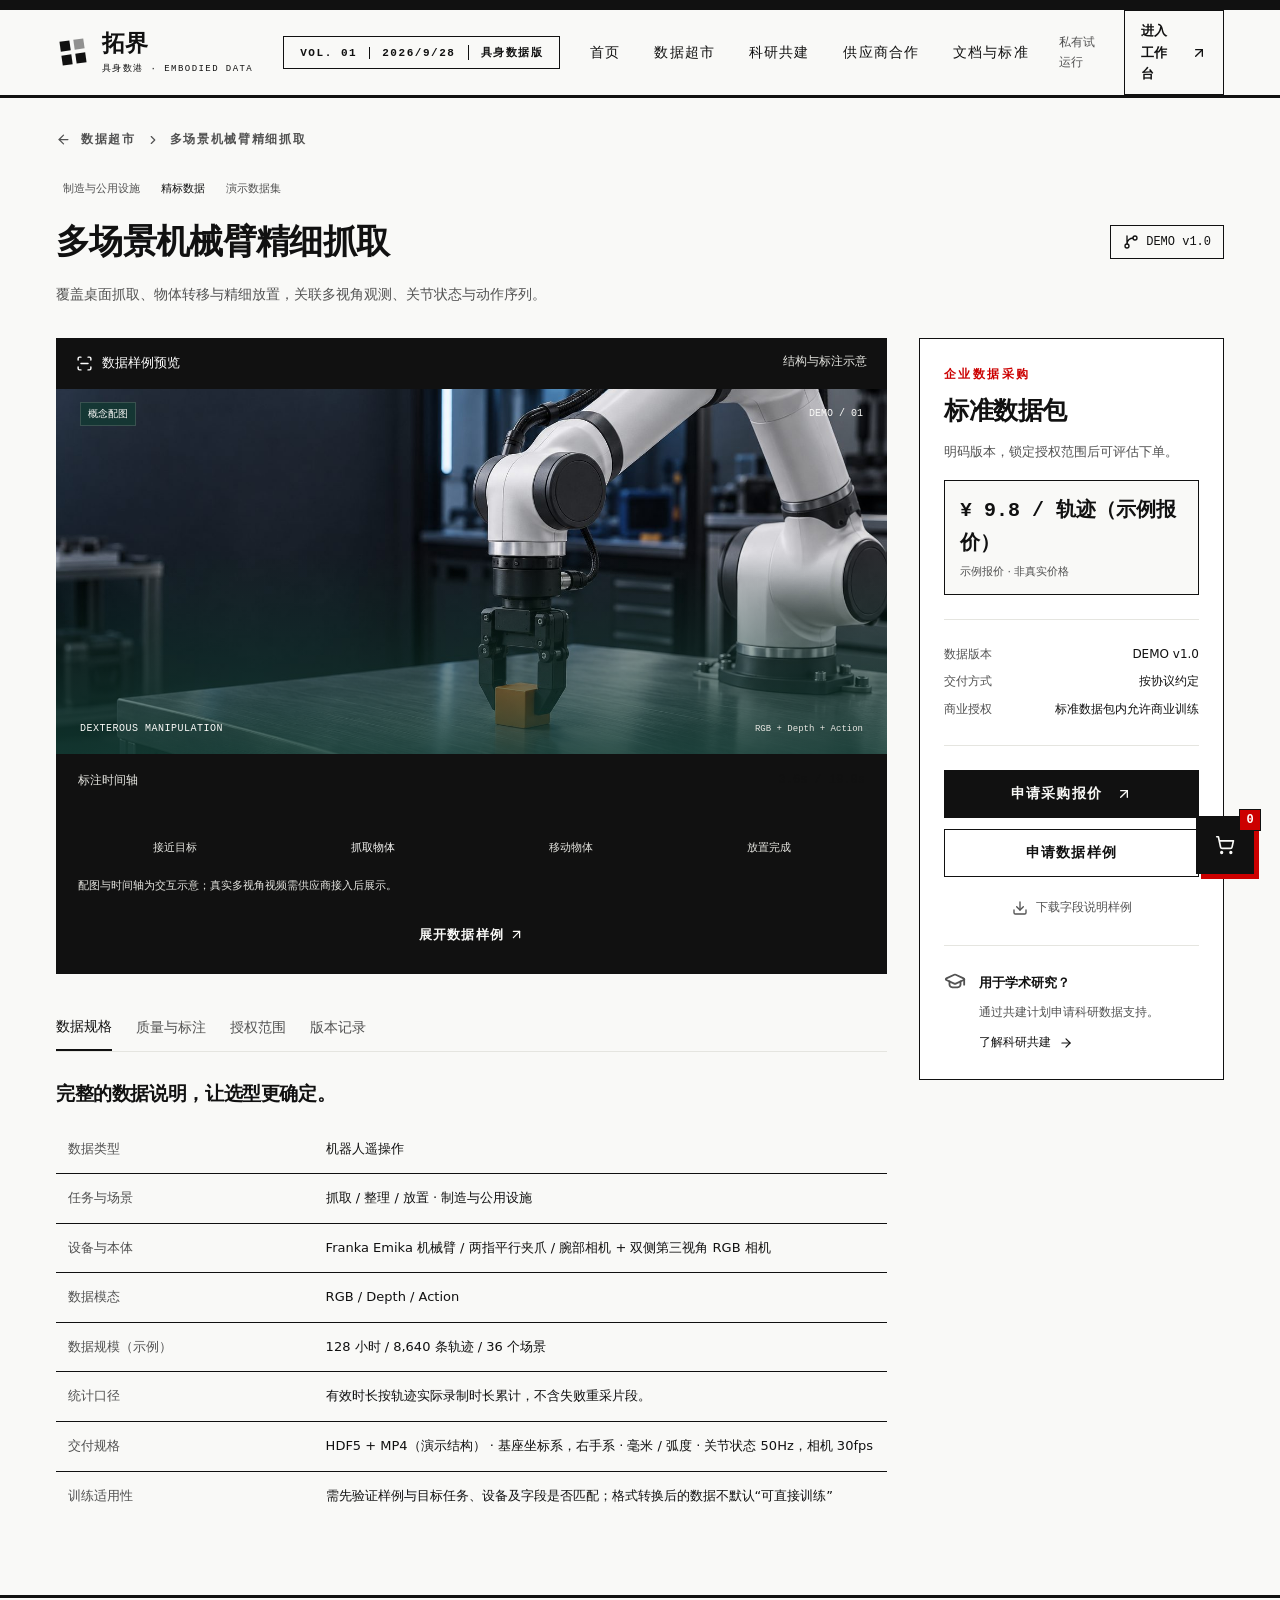
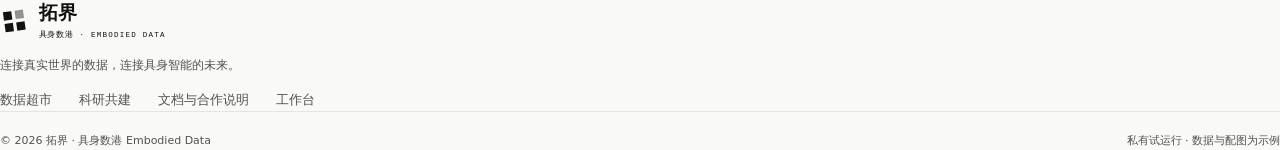
<file: dataset-dexterous-pick.html>
<!DOCTYPE html><html lang="zh-CN"><head><meta charSet="utf-8"/><meta name="viewport" content="width=device-width, initial-scale=1"/><link rel="stylesheet" href="_next/static/css/index.Def1sJxX.css" data-rsc-css-href="_next/static/css/index.Def1sJxX.css" data-precedence="vite-rsc/importer-resources"/><title>拓界 · 具身数港｜具身智能数据交易与科研共建平台</title><meta name="description" content="拓界（具身数港）是面向具身智能的训练数据平台：数据集按 12 大行业开架、按 2,558 道标准工序索引，规格、样例与授权边界全部公开。样例免费申请、明码数据包可评估下单，并提供科研共建与供应商合作通道。"/><meta name="application-name" content="拓界 · 具身数港"/><meta name="keywords" content="具身智能,机器人训练数据,具身数据交易,数据集,多模态数据,视触觉数据,科研共建,数据授权"/><meta name="robots" content="index, follow"/><meta property="og:title" content="拓界 · 具身数港｜具身智能数据交易与科研共建平台"/><meta property="og:description" content="数据集按 12 大行业开架、按 2,558 道标准工序索引，规格、样例与授权边界全部公开。"/><meta property="og:url" content="https://tuojie-demo.app.workbuddy.host"/><meta property="og:site_name" content="拓界 · 具身数港"/><meta property="og:type" content="website"/><meta property="og:locale" content="zh_CN"/><meta name="twitter:card" content="summary_large_image"/><meta name="twitter:title" content="拓界 · 具身数港｜具身智能数据交易与科研共建平台"/><meta name="twitter:description" content="数据集按 12 大行业开架、按 2,558 道标准工序索引，规格、样例与授权边界全部公开。"/><link rel="shortcut icon" href="/favicon.svg"/><link rel="icon" href="/favicon.svg"/><meta name="codex-preview" content="development"/><noscript></noscript><script type="application/ld+json">{"@context":"https://schema.org","@type":"Organization","name":"拓界 · 具身数港","alternateName":"具身数港 Embodied Data","description":"面向具身智能的训练数据平台：数据集按 12 大行业开架、按 2,558 道标准工序索引，规格、样例与授权边界全部公开。","url":"https://tuojie-demo.app.workbuddy.host"}</script>
</head><body class="antialiased"><div class="site "><header class="header"><div class="header-inner"><a href="/" class="brand" aria-label="拓界首页"><span class="brand-mark"><i></i><i></i><i></i><i></i></span><span>拓界<small>具身数港 · EMBODIED DATA</small></span></a><div class="press-meta" aria-hidden="true"><span>VOL. 01</span><span>2026/9/28</span><span>具身数据版</span></div><nav class="nav" aria-label="主导航"><a href="/" class="">首页</a><a href="/#market" class="">数据超市</a><a href="research.html" class="">科研共建</a><a href="suppliers.html" class="">供应商合作</a><a href="standards.html" class="">文档与标准</a></nav><div class="header-actions"><span class="pilot-label">私有试运行</span><a href="workspace.html" class="workspace-link">进入工作台 <svg xmlns="http://www.w3.org/2000/svg" width="16" height="16" viewBox="0 0 24 24" fill="none" stroke="currentColor" stroke-width="2" stroke-linecap="round" stroke-linejoin="round" class="lucide lucide-arrow-up-right" aria-hidden="true"><path d="M7 7h10v10"></path><path d="M7 17 17 7"></path></svg></a><button data-slot="button" data-variant="ghost" data-size="icon" class="inline-flex shrink-0 items-center justify-center gap-2 rounded-md text-sm font-medium whitespace-nowrap transition-all outline-none focus-visible:border-ring focus-visible:ring-[3px] focus-visible:ring-ring/50 disabled:pointer-events-none disabled:opacity-50 aria-invalid:border-destructive aria-invalid:ring-destructive/20 dark:aria-invalid:ring-destructive/40 [&amp;_svg]:pointer-events-none [&amp;_svg]:shrink-0 [&amp;_svg:not([class*=&#x27;size-&#x27;])]:size-4 hover:bg-accent hover:text-accent-foreground dark:hover:bg-accent/50 size-9 mobile-menu" aria-label="打开菜单"><svg xmlns="http://www.w3.org/2000/svg" width="24" height="24" viewBox="0 0 24 24" fill="none" stroke="currentColor" stroke-width="2" stroke-linecap="round" stroke-linejoin="round" class="lucide lucide-menu" aria-hidden="true"><path d="M4 5h16"></path><path d="M4 12h16"></path><path d="M4 19h16"></path></svg></button></div></div></header><main id="main-content"><div class="workspace-width detail-page"><a href="/#market" class="breadcrumb backlink"><svg xmlns="http://www.w3.org/2000/svg" width="15" height="15" viewBox="0 0 24 24" fill="none" stroke="currentColor" stroke-width="2" stroke-linecap="round" stroke-linejoin="round" class="lucide lucide-arrow-left" aria-hidden="true"><path d="m12 19-7-7 7-7"></path><path d="M19 12H5"></path></svg> 数据超市 <svg xmlns="http://www.w3.org/2000/svg" width="14" height="14" viewBox="0 0 24 24" fill="none" stroke="currentColor" stroke-width="2" stroke-linecap="round" stroke-linejoin="round" class="lucide lucide-chevron-right" aria-hidden="true"><path d="m9 18 6-6-6-6"></path></svg> <!-- -->多场景机械臂精细抓取</a><div class="detail-heading"><div><div class="card-tags"><span>制造与公用设施</span><span class="quality">精标数据</span><span>演示数据集</span></div><h1>多场景机械臂精细抓取</h1><p>覆盖桌面抓取、物体转移与精细放置，关联多视角观测、关节状态与动作序列。</p></div><span class="version-label"><svg xmlns="http://www.w3.org/2000/svg" width="16" height="16" viewBox="0 0 24 24" fill="none" stroke="currentColor" stroke-width="2" stroke-linecap="round" stroke-linejoin="round" class="lucide lucide-git-branch" aria-hidden="true"><path d="M15 6a9 9 0 0 0-9 9V3"></path><circle cx="18" cy="6" r="3"></circle><circle cx="6" cy="18" r="3"></circle></svg> <!-- -->DEMO v1.0</span></div><div class="detail-layout"><div class="detail-main"><div class="sample-viewer"><div class="viewer-heading"><span><svg xmlns="http://www.w3.org/2000/svg" width="17" height="17" viewBox="0 0 24 24" fill="none" stroke="currentColor" stroke-width="2" stroke-linecap="round" stroke-linejoin="round" class="lucide lucide-scan-line" aria-hidden="true"><path d="M3 7V5a2 2 0 0 1 2-2h2"></path><path d="M17 3h2a2 2 0 0 1 2 2v2"></path><path d="M21 17v2a2 2 0 0 1-2 2h-2"></path><path d="M7 21H5a2 2 0 0 1-2-2v-2"></path><path d="M7 12h10"></path></svg> 数据样例预览</span><span>结构与标注示意</span></div><div class="dataset-visual cyan large"><img src="robotics-lab.jpg" alt="机械臂实验室概念配图，非实际数据样例" loading="eager"/><div class="visual-top"><span>概念配图</span><span>DEMO / 01</span></div><div class="visual-bottom"><span>DEXTEROUS MANIPULATION</span><span>RGB + Depth + Action</span></div></div><div class="viewer-controls"><div class="frame-caption"><span>标注时间轴</span><b>3.6<!-- -->s / 10.0s</b></div><span dir="ltr" data-orientation="horizontal" aria-disabled="false" data-slot="slider" class="relative flex w-full touch-none items-center select-none data-[disabled]:opacity-50 data-[orientation=vertical]:h-full data-[orientation=vertical]:min-h-44 data-[orientation=vertical]:w-auto data-[orientation=vertical]:flex-col" aria-label="标注时间轴" style="--radix-slider-thumb-transform:translateX(-50%)"><span data-orientation="horizontal" data-slot="slider-track" class="relative grow overflow-hidden rounded-full bg-muted data-[orientation=horizontal]:h-1.5 data-[orientation=horizontal]:w-full data-[orientation=vertical]:h-full data-[orientation=vertical]:w-1.5"><span data-orientation="horizontal" data-slot="slider-range" class="absolute bg-primary data-[orientation=horizontal]:h-full data-[orientation=vertical]:w-full" style="left:0%;right:64%"></span></span><span style="transform:var(--radix-slider-thumb-transform);position:absolute;left:calc(0% + 0px)"><span role="slider" aria-valuemin="0" aria-valuemax="100" aria-orientation="horizontal" data-orientation="horizontal" tabindex="0" data-slot="slider-thumb" class="block size-4 shrink-0 rounded-full border border-primary bg-white shadow-sm ring-ring/50 transition-[color,box-shadow] hover:ring-4 focus-visible:ring-4 focus-visible:outline-hidden disabled:pointer-events-none disabled:opacity-50" style="display:none" data-radix-collection-item=""></span></span><input style="display:none"/></span><div class="phase-row"><span class="">接近目标</span><span class="active">抓取物体</span><span class="">移动物体</span><span class="">放置完成</span></div><p class="viewer-disclaimer">配图与时间轴为交互示意；真实多视角视频需供应商接入后展示。</p><button type="button" class="sample-btn sample-btn-block" data-id="dexterous-pick" data-name="多场景机械臂精细抓取" data-tasks="抓取 整理 放置" data-modalities="RGB / Depth / Action" data-scene="制造与公用设施" data-device="协作机械臂" aria-label="展开数据样例">展开数据样例 <svg xmlns="http://www.w3.org/2000/svg" width="15" height="15" viewBox="0 0 24 24" fill="none" stroke="currentColor" stroke-width="2" stroke-linecap="round" stroke-linejoin="round" class="lucide lucide-arrow-up-right" aria-hidden="true"><path d="M7 7h10v10"></path><path d="M7 17 17 7"></path></svg></button></div></div><div dir="ltr" data-orientation="horizontal" data-slot="tabs" class="group/tabs flex gap-2 data-[orientation=horizontal]:flex-col detail-tabs"><div role="tablist" aria-orientation="horizontal" data-slot="tabs-list" data-variant="line" class="group/tabs-list inline-flex w-fit items-center justify-center rounded-lg p-[3px] text-muted-foreground group-data-[orientation=horizontal]/tabs:h-9 group-data-[orientation=vertical]/tabs:h-fit group-data-[orientation=vertical]/tabs:flex-col data-[variant=line]:rounded-none gap-1 bg-transparent" tabindex="-1" data-orientation="horizontal" style="outline:none"><button type="button" role="tab" aria-selected="true" aria-controls="radix-_R_2eh6i_-content-spec" data-state="active" id="radix-_R_2eh6i_-trigger-spec" data-slot="tabs-trigger" class="relative inline-flex h-[calc(100%-1px)] flex-1 items-center justify-center gap-1.5 rounded-md border border-transparent px-2 py-1 text-sm font-medium whitespace-nowrap text-foreground/60 transition-all group-data-[orientation=vertical]/tabs:w-full group-data-[orientation=vertical]/tabs:justify-start hover:text-foreground focus-visible:border-ring focus-visible:ring-[3px] focus-visible:ring-ring/50 focus-visible:outline-1 focus-visible:outline-ring disabled:pointer-events-none disabled:opacity-50 group-data-[variant=default]/tabs-list:data-[state=active]:shadow-sm group-data-[variant=line]/tabs-list:data-[state=active]:shadow-none dark:text-muted-foreground dark:hover:text-foreground [&amp;_svg]:pointer-events-none [&amp;_svg]:shrink-0 [&amp;_svg:not([class*=&#x27;size-&#x27;])]:size-4 group-data-[variant=line]/tabs-list:bg-transparent group-data-[variant=line]/tabs-list:data-[state=active]:bg-transparent dark:group-data-[variant=line]/tabs-list:data-[state=active]:border-transparent dark:group-data-[variant=line]/tabs-list:data-[state=active]:bg-transparent data-[state=active]:bg-background data-[state=active]:text-foreground dark:data-[state=active]:border-input dark:data-[state=active]:bg-input/30 dark:data-[state=active]:text-foreground after:absolute after:bg-foreground after:opacity-0 after:transition-opacity group-data-[orientation=horizontal]/tabs:after:inset-x-0 group-data-[orientation=horizontal]/tabs:after:bottom-[-5px] group-data-[orientation=horizontal]/tabs:after:h-0.5 group-data-[orientation=vertical]/tabs:after:inset-y-0 group-data-[orientation=vertical]/tabs:after:-right-1 group-data-[orientation=vertical]/tabs:after:w-0.5 group-data-[variant=line]/tabs-list:data-[state=active]:after:opacity-100" tabindex="-1" data-orientation="horizontal" data-radix-collection-item="">数据规格</button><button type="button" role="tab" aria-selected="false" aria-controls="radix-_R_2eh6i_-content-quality" data-state="inactive" id="radix-_R_2eh6i_-trigger-quality" data-slot="tabs-trigger" class="relative inline-flex h-[calc(100%-1px)] flex-1 items-center justify-center gap-1.5 rounded-md border border-transparent px-2 py-1 text-sm font-medium whitespace-nowrap text-foreground/60 transition-all group-data-[orientation=vertical]/tabs:w-full group-data-[orientation=vertical]/tabs:justify-start hover:text-foreground focus-visible:border-ring focus-visible:ring-[3px] focus-visible:ring-ring/50 focus-visible:outline-1 focus-visible:outline-ring disabled:pointer-events-none disabled:opacity-50 group-data-[variant=default]/tabs-list:data-[state=active]:shadow-sm group-data-[variant=line]/tabs-list:data-[state=active]:shadow-none dark:text-muted-foreground dark:hover:text-foreground [&amp;_svg]:pointer-events-none [&amp;_svg]:shrink-0 [&amp;_svg:not([class*=&#x27;size-&#x27;])]:size-4 group-data-[variant=line]/tabs-list:bg-transparent group-data-[variant=line]/tabs-list:data-[state=active]:bg-transparent dark:group-data-[variant=line]/tabs-list:data-[state=active]:border-transparent dark:group-data-[variant=line]/tabs-list:data-[state=active]:bg-transparent data-[state=active]:bg-background data-[state=active]:text-foreground dark:data-[state=active]:border-input dark:data-[state=active]:bg-input/30 dark:data-[state=active]:text-foreground after:absolute after:bg-foreground after:opacity-0 after:transition-opacity group-data-[orientation=horizontal]/tabs:after:inset-x-0 group-data-[orientation=horizontal]/tabs:after:bottom-[-5px] group-data-[orientation=horizontal]/tabs:after:h-0.5 group-data-[orientation=vertical]/tabs:after:inset-y-0 group-data-[orientation=vertical]/tabs:after:-right-1 group-data-[orientation=vertical]/tabs:after:w-0.5 group-data-[variant=line]/tabs-list:data-[state=active]:after:opacity-100" tabindex="-1" data-orientation="horizontal" data-radix-collection-item="">质量与标注</button><button type="button" role="tab" aria-selected="false" aria-controls="radix-_R_2eh6i_-content-license" data-state="inactive" id="radix-_R_2eh6i_-trigger-license" data-slot="tabs-trigger" class="relative inline-flex h-[calc(100%-1px)] flex-1 items-center justify-center gap-1.5 rounded-md border border-transparent px-2 py-1 text-sm font-medium whitespace-nowrap text-foreground/60 transition-all group-data-[orientation=vertical]/tabs:w-full group-data-[orientation=vertical]/tabs:justify-start hover:text-foreground focus-visible:border-ring focus-visible:ring-[3px] focus-visible:ring-ring/50 focus-visible:outline-1 focus-visible:outline-ring disabled:pointer-events-none disabled:opacity-50 group-data-[variant=default]/tabs-list:data-[state=active]:shadow-sm group-data-[variant=line]/tabs-list:data-[state=active]:shadow-none dark:text-muted-foreground dark:hover:text-foreground [&amp;_svg]:pointer-events-none [&amp;_svg]:shrink-0 [&amp;_svg:not([class*=&#x27;size-&#x27;])]:size-4 group-data-[variant=line]/tabs-list:bg-transparent group-data-[variant=line]/tabs-list:data-[state=active]:bg-transparent dark:group-data-[variant=line]/tabs-list:data-[state=active]:border-transparent dark:group-data-[variant=line]/tabs-list:data-[state=active]:bg-transparent data-[state=active]:bg-background data-[state=active]:text-foreground dark:data-[state=active]:border-input dark:data-[state=active]:bg-input/30 dark:data-[state=active]:text-foreground after:absolute after:bg-foreground after:opacity-0 after:transition-opacity group-data-[orientation=horizontal]/tabs:after:inset-x-0 group-data-[orientation=horizontal]/tabs:after:bottom-[-5px] group-data-[orientation=horizontal]/tabs:after:h-0.5 group-data-[orientation=vertical]/tabs:after:inset-y-0 group-data-[orientation=vertical]/tabs:after:-right-1 group-data-[orientation=vertical]/tabs:after:w-0.5 group-data-[variant=line]/tabs-list:data-[state=active]:after:opacity-100" tabindex="-1" data-orientation="horizontal" data-radix-collection-item="">授权范围</button><button type="button" role="tab" aria-selected="false" aria-controls="radix-_R_2eh6i_-content-version" data-state="inactive" id="radix-_R_2eh6i_-trigger-version" data-slot="tabs-trigger" class="relative inline-flex h-[calc(100%-1px)] flex-1 items-center justify-center gap-1.5 rounded-md border border-transparent px-2 py-1 text-sm font-medium whitespace-nowrap text-foreground/60 transition-all group-data-[orientation=vertical]/tabs:w-full group-data-[orientation=vertical]/tabs:justify-start hover:text-foreground focus-visible:border-ring focus-visible:ring-[3px] focus-visible:ring-ring/50 focus-visible:outline-1 focus-visible:outline-ring disabled:pointer-events-none disabled:opacity-50 group-data-[variant=default]/tabs-list:data-[state=active]:shadow-sm group-data-[variant=line]/tabs-list:data-[state=active]:shadow-none dark:text-muted-foreground dark:hover:text-foreground [&amp;_svg]:pointer-events-none [&amp;_svg]:shrink-0 [&amp;_svg:not([class*=&#x27;size-&#x27;])]:size-4 group-data-[variant=line]/tabs-list:bg-transparent group-data-[variant=line]/tabs-list:data-[state=active]:bg-transparent dark:group-data-[variant=line]/tabs-list:data-[state=active]:border-transparent dark:group-data-[variant=line]/tabs-list:data-[state=active]:bg-transparent data-[state=active]:bg-background data-[state=active]:text-foreground dark:data-[state=active]:border-input dark:data-[state=active]:bg-input/30 dark:data-[state=active]:text-foreground after:absolute after:bg-foreground after:opacity-0 after:transition-opacity group-data-[orientation=horizontal]/tabs:after:inset-x-0 group-data-[orientation=horizontal]/tabs:after:bottom-[-5px] group-data-[orientation=horizontal]/tabs:after:h-0.5 group-data-[orientation=vertical]/tabs:after:inset-y-0 group-data-[orientation=vertical]/tabs:after:-right-1 group-data-[orientation=vertical]/tabs:after:w-0.5 group-data-[variant=line]/tabs-list:data-[state=active]:after:opacity-100" tabindex="-1" data-orientation="horizontal" data-radix-collection-item="">版本记录</button></div><div data-state="active" data-orientation="horizontal" role="tabpanel" aria-labelledby="radix-_R_2eh6i_-trigger-spec" id="radix-_R_2eh6i_-content-spec" tabindex="0" data-slot="tabs-content" class="flex-1 outline-none" style="animation-duration:0s"><h3>完整的数据说明，让选型更确定。</h3><div data-slot="table-container" class="relative w-full overflow-x-auto"><table data-slot="table" class="w-full caption-bottom text-sm"><tbody data-slot="table-body" class="[&amp;_tr:last-child]:border-0"><tr data-slot="table-row" class="border-b transition-colors hover:bg-muted/50 has-aria-expanded:bg-muted/50 data-[state=selected]:bg-muted"><td data-slot="table-cell" class="p-2 align-middle whitespace-nowrap [&amp;:has([role=checkbox])]:pr-0 [&amp;&gt;[role=checkbox]]:translate-y-[2px]">数据类型</td><td data-slot="table-cell" class="p-2 align-middle whitespace-nowrap [&amp;:has([role=checkbox])]:pr-0 [&amp;&gt;[role=checkbox]]:translate-y-[2px]">机器人遥操作</td></tr><tr data-slot="table-row" class="border-b transition-colors hover:bg-muted/50 has-aria-expanded:bg-muted/50 data-[state=selected]:bg-muted"><td data-slot="table-cell" class="p-2 align-middle whitespace-nowrap [&amp;:has([role=checkbox])]:pr-0 [&amp;&gt;[role=checkbox]]:translate-y-[2px]">任务与场景</td><td data-slot="table-cell" class="p-2 align-middle whitespace-nowrap [&amp;:has([role=checkbox])]:pr-0 [&amp;&gt;[role=checkbox]]:translate-y-[2px]">抓取 / 整理 / 放置 · 制造与公用设施</td></tr><tr data-slot="table-row" class="border-b transition-colors hover:bg-muted/50 has-aria-expanded:bg-muted/50 data-[state=selected]:bg-muted"><td data-slot="table-cell" class="p-2 align-middle whitespace-nowrap [&amp;:has([role=checkbox])]:pr-0 [&amp;&gt;[role=checkbox]]:translate-y-[2px]">设备与本体</td><td data-slot="table-cell" class="p-2 align-middle whitespace-nowrap [&amp;:has([role=checkbox])]:pr-0 [&amp;&gt;[role=checkbox]]:translate-y-[2px]">Franka Emika 机械臂 / 两指平行夹爪 / 腕部相机 + 双侧第三视角 RGB 相机</td></tr><tr data-slot="table-row" class="border-b transition-colors hover:bg-muted/50 has-aria-expanded:bg-muted/50 data-[state=selected]:bg-muted"><td data-slot="table-cell" class="p-2 align-middle whitespace-nowrap [&amp;:has([role=checkbox])]:pr-0 [&amp;&gt;[role=checkbox]]:translate-y-[2px]">数据模态</td><td data-slot="table-cell" class="p-2 align-middle whitespace-nowrap [&amp;:has([role=checkbox])]:pr-0 [&amp;&gt;[role=checkbox]]:translate-y-[2px]">RGB / Depth / Action</td></tr><tr data-slot="table-row" class="border-b transition-colors hover:bg-muted/50 has-aria-expanded:bg-muted/50 data-[state=selected]:bg-muted"><td data-slot="table-cell" class="p-2 align-middle whitespace-nowrap [&amp;:has([role=checkbox])]:pr-0 [&amp;&gt;[role=checkbox]]:translate-y-[2px]">数据规模（示例）</td><td data-slot="table-cell" class="p-2 align-middle whitespace-nowrap [&amp;:has([role=checkbox])]:pr-0 [&amp;&gt;[role=checkbox]]:translate-y-[2px]">128 小时 / 8,640 条轨迹 / 36 个场景</td></tr><tr data-slot="table-row" class="border-b transition-colors hover:bg-muted/50 has-aria-expanded:bg-muted/50 data-[state=selected]:bg-muted"><td data-slot="table-cell" class="p-2 align-middle whitespace-nowrap [&amp;:has([role=checkbox])]:pr-0 [&amp;&gt;[role=checkbox]]:translate-y-[2px]">统计口径</td><td data-slot="table-cell" class="p-2 align-middle whitespace-nowrap [&amp;:has([role=checkbox])]:pr-0 [&amp;&gt;[role=checkbox]]:translate-y-[2px]">有效时长按轨迹实际录制时长累计，不含失败重采片段。</td></tr><tr data-slot="table-row" class="border-b transition-colors hover:bg-muted/50 has-aria-expanded:bg-muted/50 data-[state=selected]:bg-muted"><td data-slot="table-cell" class="p-2 align-middle whitespace-nowrap [&amp;:has([role=checkbox])]:pr-0 [&amp;&gt;[role=checkbox]]:translate-y-[2px]">交付规格</td><td data-slot="table-cell" class="p-2 align-middle whitespace-nowrap [&amp;:has([role=checkbox])]:pr-0 [&amp;&gt;[role=checkbox]]:translate-y-[2px]">HDF5 + MP4（演示结构） · 基座坐标系，右手系 · 毫米 / 弧度 · 关节状态 50Hz，相机 30fps</td></tr><tr data-slot="table-row" class="border-b transition-colors hover:bg-muted/50 has-aria-expanded:bg-muted/50 data-[state=selected]:bg-muted"><td data-slot="table-cell" class="p-2 align-middle whitespace-nowrap [&amp;:has([role=checkbox])]:pr-0 [&amp;&gt;[role=checkbox]]:translate-y-[2px]">训练适用性</td><td data-slot="table-cell" class="p-2 align-middle whitespace-nowrap [&amp;:has([role=checkbox])]:pr-0 [&amp;&gt;[role=checkbox]]:translate-y-[2px]">需先验证样例与目标任务、设备及字段是否匹配；格式转换后的数据不默认“可直接训练”</td></tr></tbody></table></div></div><div data-state="inactive" data-orientation="horizontal" role="tabpanel" aria-labelledby="radix-_R_2eh6i_-trigger-quality" hidden="" id="radix-_R_2eh6i_-content-quality" tabindex="0" data-slot="tabs-content" class="flex-1 outline-none"></div><div data-state="inactive" data-orientation="horizontal" role="tabpanel" aria-labelledby="radix-_R_2eh6i_-trigger-license" hidden="" id="radix-_R_2eh6i_-content-license" tabindex="0" data-slot="tabs-content" class="flex-1 outline-none"></div><div data-state="inactive" data-orientation="horizontal" role="tabpanel" aria-labelledby="radix-_R_2eh6i_-trigger-version" hidden="" id="radix-_R_2eh6i_-content-version" tabindex="0" data-slot="tabs-content" class="flex-1 outline-none"></div></div></div><aside class="purchase-panel"><span class="section-label">企业数据采购</span><h2>标准数据包</h2><p>明码版本，锁定授权范围后可评估下单。</p><div class="price-line"><b>¥ 9.8 / 轨迹（示例报价）</b><span>示例报价 · 非真实价格</span></div><div class="purchase-meta"><span>数据版本<b>DEMO v1.0</b></span><span>交付方式<b>按协议约定</b></span><span>商业授权<b>标准数据包内允许商业训练</b></span></div><button data-slot="button" data-variant="default" data-size="default" class="inline-flex shrink-0 items-center justify-center gap-2 rounded-md text-sm font-medium whitespace-nowrap transition-all outline-none focus-visible:border-ring focus-visible:ring-[3px] focus-visible:ring-ring/50 disabled:pointer-events-none disabled:opacity-50 aria-invalid:border-destructive aria-invalid:ring-destructive/20 dark:aria-invalid:ring-destructive/40 [&amp;_svg]:pointer-events-none [&amp;_svg]:shrink-0 [&amp;_svg:not([class*=&#x27;size-&#x27;])]:size-4 bg-primary text-primary-foreground hover:bg-primary/90 h-9 px-4 py-2 has-[&gt;svg]:px-3 action dark full">申请采购报价 <svg xmlns="http://www.w3.org/2000/svg" width="17" height="17" viewBox="0 0 24 24" fill="none" stroke="currentColor" stroke-width="2" stroke-linecap="round" stroke-linejoin="round" class="lucide lucide-arrow-up-right" aria-hidden="true"><path d="M7 7h10v10"></path><path d="M7 17 17 7"></path></svg></button><button data-slot="button" data-variant="default" data-size="default" class="inline-flex shrink-0 items-center justify-center gap-2 rounded-md text-sm font-medium whitespace-nowrap transition-all outline-none focus-visible:border-ring focus-visible:ring-[3px] focus-visible:ring-ring/50 disabled:pointer-events-none disabled:opacity-50 aria-invalid:border-destructive aria-invalid:ring-destructive/20 dark:aria-invalid:ring-destructive/40 [&amp;_svg]:pointer-events-none [&amp;_svg]:shrink-0 [&amp;_svg:not([class*=&#x27;size-&#x27;])]:size-4 bg-primary text-primary-foreground hover:bg-primary/90 h-9 px-4 py-2 has-[&gt;svg]:px-3 action pale full">申请数据样例</button><button class="download-spec"><svg xmlns="http://www.w3.org/2000/svg" width="16" height="16" viewBox="0 0 24 24" fill="none" stroke="currentColor" stroke-width="2" stroke-linecap="round" stroke-linejoin="round" class="lucide lucide-download" aria-hidden="true"><path d="M12 15V3"></path><path d="M21 15v4a2 2 0 0 1-2 2H5a2 2 0 0 1-2-2v-4"></path><path d="m7 10 5 5 5-5"></path></svg> 下载字段说明样例</button><div class="academic-note"><svg xmlns="http://www.w3.org/2000/svg" width="24" height="24" viewBox="0 0 24 24" fill="none" stroke="currentColor" stroke-width="2" stroke-linecap="round" stroke-linejoin="round" class="lucide lucide-graduation-cap" aria-hidden="true"><path d="M21.42 10.922a1 1 0 0 0-.019-1.838L12.83 5.18a2 2 0 0 0-1.66 0L2.6 9.08a1 1 0 0 0 0 1.832l8.57 3.908a2 2 0 0 0 1.66 0z"></path><path d="M22 10v6"></path><path d="M6 12.5V16a6 3 0 0 0 12 0v-3.5"></path></svg><div><strong>用于学术研究？</strong><p>通过共建计划申请科研数据支持。</p><a href="research.html">了解科研共建 <svg xmlns="http://www.w3.org/2000/svg" width="14" height="14" viewBox="0 0 24 24" fill="none" stroke="currentColor" stroke-width="2" stroke-linecap="round" stroke-linejoin="round" class="lucide lucide-arrow-right" aria-hidden="true"><path d="M5 12h14"></path><path d="m12 5 7 7-7 7"></path></svg></a></div></div></aside></div></div></main><div class="cart-fab" aria-label="打开购物车"><svg xmlns="http://www.w3.org/2000/svg" width="20" height="20" viewBox="0 0 24 24" fill="none" stroke="currentColor" stroke-width="2" stroke-linecap="round" stroke-linejoin="round" class="lucide lucide-shopping-cart" aria-hidden="true"><circle cx="8" cy="21" r="1"></circle><circle cx="19" cy="21" r="1"></circle><path d="M2.05 2.05h2l2.66 12.42a2 2 0 0 0 2 1.58h9.78a2 2 0 0 0 1.95-1.57l1.65-7.43H5.12"></path></svg><span class="cart-count">0</span></div><div class="cart-backdrop" aria-hidden="true"></div><aside class="cart-drawer" aria-label="购物车"><div class="cart-head"><strong>我的购物车 · CART</strong><button class="cart-close" aria-label="关闭购物车"><svg xmlns="http://www.w3.org/2000/svg" width="18" height="18" viewBox="0 0 24 24" fill="none" stroke="currentColor" stroke-width="2" stroke-linecap="round" stroke-linejoin="round" class="lucide lucide-x" aria-hidden="true"><path d="M18 6 6 18"></path><path d="m6 6 12 12"></path></svg></button></div><div class="cart-items"></div><div class="cart-foot"><button class="cart-checkout">一键询价 · 去数据超市结账 <svg xmlns="http://www.w3.org/2000/svg" width="15" height="15" viewBox="0 0 24 24" fill="none" stroke="currentColor" stroke-width="2" stroke-linecap="round" stroke-linejoin="round" class="lucide lucide-arrow-right" aria-hidden="true"><path d="M5 12h14"></path><path d="m12 5 7 7-7 7"></path></svg></button><span class="cart-tip">演示购物车 · 不产生真实订单</span></div></aside><footer class="footer"><div><a href="/" class="brand" aria-label="拓界首页"><span class="brand-mark"><i></i><i></i><i></i><i></i></span><span>拓界<small>具身数港 · EMBODIED DATA</small></span></a><p>连接真实世界的数据，连接具身智能的未来。</p></div><div class="footer-links"><a href="/#market">数据超市</a><a href="research.html">科研共建</a><a href="standards.html">文档与合作说明</a><a href="workspace.html">工作台</a></div><div class="footer-bottom"><span>© <!-- -->2026<!-- --> 拓界 · 具身数港 Embodied Data</span><span>私有试运行 · 数据与配图为示例</span></div></footer></div><script>/* 拓界·具身数港 — 数据超市互动层（自包含原生 JS，注入静态页）
   功能：购物车（购物篮）＋ 货架即时筛选/搜索/排序 */
(function(){
  "use strict";
  if(window.__edSupermarket)return; window.__edSupermarket=true;
  var qsa=function(s,r){return Array.prototype.slice.call((r||document).querySelectorAll(s));};
  var esc=function(s){return String(s).replace(/[&<>"']/g,function(c){return{'&':'&amp;','<':'&lt;','>':'&gt;','"':'&quot;',"'":'&#39;'}[c];});};

  /* ---------- 购物车 ---------- */
  var CART_KEY='ed-cart-v1';
  var cart=[];
  try{cart=JSON.parse(localStorage.getItem(CART_KEY)||'[]');}catch(e){cart=[];}
  var saveCart=function(){try{localStorage.setItem(CART_KEY,JSON.stringify(cart));}catch(e){}};

  function renderCart(){
    var fab=document.querySelector('.cart-fab');
    var cnt=document.querySelector('.cart-count');
    var items=document.querySelector('.cart-items');
    if(cnt)cnt.textContent=cart.length;
    if(fab)fab.classList.toggle('has-items',cart.length>0);
    if(!items)return;
    if(!cart.length){items.innerHTML='<div class="cart-empty">购物车还是空的，去货架挑几件吧。</div>';return;}
    var html='';
    for(var i=0;i<cart.length;i++){
      var it=cart[i];
      html+='<div class="cart-item"><div><strong>'+esc(it.name)+'</strong><span class="cart-item-price">'+(it.price&&it.price!=='询价'?esc(it.price):'询价 · 先试后买')+'</span></div><button type="button" class="cart-remove" data-i="'+i+'" aria-label="移除">×</button></div>';
    }
    items.innerHTML=html;
    qsa('.cart-remove',items).forEach(function(b){
      b.addEventListener('click',function(){cart.splice(parseInt(b.getAttribute('data-i'),10),1);saveCart();renderCart();});
    });
  }
  function openCart(open){var d=document.querySelector('.cart-drawer'),bd=document.querySelector('.cart-backdrop');if(d)d.classList.toggle('open',open);if(bd)bd.classList.toggle('open',open);document.body.style.overflow=open?'hidden':'';}

  document.addEventListener('click',function(e){
    var sb=e.target.closest('.sample-btn');
    if(sb){e.preventDefault();e.stopPropagation();openSample(sb);return;}
    var add=e.target.closest('.cart-add');
    if(add){e.preventDefault();e.stopPropagation();
      var id=add.getAttribute('data-id');
      if(!cart.some(function(x){return x.id===id;})){
        cart.push({id:id,name:add.getAttribute('data-name'),price:add.getAttribute('data-pricemode')==='standard'?(add.getAttribute('data-price')||'询价'):'询价'});
        saveCart();renderCart();
        var fab=document.querySelector('.cart-fab');if(fab){fab.classList.remove('bump');void fab.offsetWidth;fab.classList.add('bump');}
      } else {
        openCart(true);
      }
      return;
    }
    if(e.target.closest('.cart-fab')){openCart(true);return;}
    if(e.target.closest('.cart-close')||e.target.closest('.cart-backdrop')){openCart(false);return;}
    if(e.target.closest('.cart-checkout')){openCart(false);var m=document.getElementById('market');if(m)m.scrollIntoView({behavior:'smooth'});return;}
  });
  document.addEventListener('keydown',function(e){if(e.key==='Escape'){openCart(false);closeSample();}});
  renderCart();

  /* ---------- 货架即时筛选 / 搜索 / 排序 ---------- */
  var grid=document.querySelector('.market-results .dataset-grid');
  if(grid){
    var cards=qsa('.dataset-card',grid);
    if(cards.length){
      function currentFilter(){
        var qEl=document.querySelector('.search-box input');
        var devEl=document.querySelector('input[name="deviceForm"]:checked');
        var sels=qsa('.filter-select select');
        var sortEl=document.querySelector('.sort-label select');
        return {
          q:qEl?qEl.value.trim().toLowerCase():'',
          dev:devEl?devEl.value:'全部设备',
          scene:sels[0]?sels[0].value:'',
          grade:sels[1]?sels[1].value:'',
          sort:sortEl?sortEl.value:'recommended'
        };
      }
      function apply(){
        var f=currentFilter();
        var visible=0;
        cards.forEach(function(c){
          var okDev=f.dev==='全部设备'||c.getAttribute('data-device')===f.dev;
          var okScene=!f.scene||f.scene==='全部场景'||c.getAttribute('data-scene')===f.scene;
          var okGrade=f.grade==='全部标注'||c.getAttribute('data-grade')===f.grade;
          var hay=(c.getAttribute('data-name')||'')+' '+(c.getAttribute('data-tasks')||'')+' '+(c.getAttribute('data-scene')||'')+' '+(c.getAttribute('data-device')||'');
          var okQ=!f.q||hay.toLowerCase().indexOf(f.q)>=0;
          var show=okDev&&okScene&&okGrade&&okQ;
          c.style.display=show?'':'none';
          if(show)visible++;
        });
        var cnt=document.querySelector('.results-heading b');if(cnt)cnt.textContent=visible;
        if(f.sort==='hours'){cards.slice().sort(function(a,b){return parseInt(b.getAttribute('data-hours')||'0',10)-parseInt(a.getAttribute('data-hours')||'0',10);}).forEach(function(c){grid.appendChild(c);});}
        else if(f.sort==='episodes'){cards.slice().sort(function(a,b){return parseInt(b.getAttribute('data-episodes')||'0',10)-parseInt(a.getAttribute('data-episodes')||'0',10);}).forEach(function(c){grid.appendChild(c);});}
      }
      document.addEventListener('input',function(e){if(e.target.matches('.search-box input'))apply();});
      document.addEventListener('change',function(e){if(e.target.matches('input[name="deviceForm"], .filter-select select, .sort-label select, .fav-filter input'))apply();});
      var reset=qsa('.filter-title button')[0];
      if(reset)reset.addEventListener('click',function(){setTimeout(apply,0);});
      apply();
    }
  }

  /* ---------- 数据样例 · 扩散预览 ---------- */
  var sampleOverlay=null,samplePanel=null,sampleOrigin={x:0,y:0},currentSample=null;
  function ensureSampleOverlay(){
    if(sampleOverlay)return;
    sampleOverlay=document.createElement('div');
    sampleOverlay.className='sample-overlay';
    sampleOverlay.innerHTML='<div class="sample-backdrop"></div>'
      +'<div class="sample-panel" role="dialog" aria-modal="true" aria-label="数据样例预览">'
      +'<div class="sample-head"><div class="sample-head-main"><span class="sample-kicker">DATA SAMPLES · 数据样例</span><h3></h3><div class="sample-sub"></div></div><button type="button" class="sample-close" aria-label="关闭">×</button></div>'
      +'<p class="sample-note">以下为演示测试数据，仅展示结构与字段示意；非真实采集记录，请勿用于训练。</p>'
      +'<div class="sample-body"></div>'
      +'<div class="sample-foot"><span class="sample-meta"></span><button type="button" class="sample-dl">下载样例 JSON <span aria-hidden="true">↓</span></button></div>'
      +'</div>';
    document.body.appendChild(sampleOverlay);
    samplePanel=sampleOverlay.querySelector('.sample-panel');
    sampleOverlay.querySelector('.sample-close').addEventListener('click',closeSample);
    sampleOverlay.querySelector('.sample-backdrop').addEventListener('click',closeSample);
    sampleOverlay.querySelector('.sample-dl').addEventListener('click',function(){if(currentSample)downloadSample(currentSample);});
  }
  function buildSamples(btn){
    var id=btn.getAttribute('data-id')||'';
    var name=btn.getAttribute('data-name')||'数据集';
    var tasks=(btn.getAttribute('data-tasks')||'抓取 整理 放置').split(/\s+/).filter(Boolean);
    var mods=(btn.getAttribute('data-modalities')||'RGB / Action').split(/\s*\/\s*/).filter(Boolean);
    var scene=btn.getAttribute('data-scene')||'';
    var device=btn.getAttribute('data-device')||'';
    var phases=tasks.length?tasks:['接近目标','抓取物体','移动物体','放置完成'];
    var n=4,rows=[];
    for(var i=0;i<n;i++){
      var ep='DEMO-'+('00'+(i+1)).slice(-3);
      var t=(i*2.4).toFixed(1);
      var ph=phases[i%phases.length];
      var obs=mods.map(function(m){return m+': '+(m==='RGB'?('frame_'+('0000'+(i*72)).slice(-4)+'.jpg'):m==='Depth'?'640×480':m==='Action'?'q=[..]':m==='Force'?'F=12.4N':m==='Pose'?'x,y,θ':m==='Language'?'"把杯子放到桌上"':m);}).join(' · ');
      var act=(i%2===0?'gripper=0% · 接近':'gripper=100% · 抓取');
      rows.push({ep:ep,t:t,ph:ph,obs:obs,act:act});
    }
    return {id:id,name:name,scene:scene,device:device,mods:mods,phases:phases,rows:rows};
  }
  function renderSample(data){
    currentSample=data;
    samplePanel.querySelector('.sample-head-main h3').textContent=data.name+' · 数据样例';
    samplePanel.querySelector('.sample-sub').textContent=data.id+' · '+data.device+' · '+data.scene;
    samplePanel.querySelector('.sample-meta').textContent='演示测试数据 · '+data.rows.length+' 条样本 · 模态 '+data.mods.join(' / ');
    var thead='<thead><tr><th>样本</th><th>时间戳(s)</th><th>阶段标签</th><th>观测（模态）</th><th>动作示例</th></tr></thead>';
    var tbody='<tbody>'+data.rows.map(function(r){
      return '<tr><td class="sm-id">'+esc(r.ep)+'</td><td>'+esc(r.t)+'</td><td class="sm-phase">'+esc(r.ph)+'</td><td class="sm-obs">'+esc(r.obs)+'</td><td class="sm-act">'+esc(r.act)+'</td></tr>';
    }).join('')+'</tbody>';
    samplePanel.querySelector('.sample-body').innerHTML='<table class="sample-table">'+thead+tbody+'</table>';
  }
  function openSample(btn){
    ensureSampleOverlay();
    renderSample(buildSamples(btn));
    var br=btn.getBoundingClientRect();
    var cx=br.left+br.width/2,cy=br.top+br.height/2;
    sampleOverlay.style.display='block';
    sampleOverlay.classList.add('open');
    var pr=samplePanel.getBoundingClientRect();
    sampleOrigin.x=cx-pr.left;sampleOrigin.y=cy-pr.top;
    samplePanel.style.clipPath='circle(0px at '+sampleOrigin.x+'px '+sampleOrigin.y+'px)';
    samplePanel.style.webkitClipPath='circle(0px at '+sampleOrigin.x+'px '+sampleOrigin.y+'px)';
    document.body.style.overflow='hidden';
    requestAnimationFrame(function(){requestAnimationFrame(function(){
      samplePanel.style.clipPath='circle(150% at '+sampleOrigin.x+'px '+sampleOrigin.y+'px)';
      samplePanel.style.webkitClipPath='circle(150% at '+sampleOrigin.x+'px '+sampleOrigin.y+'px)';
    });});
  }
  function closeSample(){
    if(!sampleOverlay)return;
    sampleOverlay.classList.remove('open');
    if(samplePanel){
      samplePanel.style.clipPath='circle(0px at '+sampleOrigin.x+'px '+sampleOrigin.y+'px)';
      samplePanel.style.webkitClipPath='circle(0px at '+sampleOrigin.x+'px '+sampleOrigin.y+'px)';
    }
    document.body.style.overflow='';
    setTimeout(function(){if(sampleOverlay&&!sampleOverlay.classList.contains('open'))sampleOverlay.style.display='none';},460);
  }
  function downloadSample(data){
    var payload={notice:'结构示例，非真实采集数据；数值仅供界面与字段演示。',dataset:data.id,dataset_name:data.name,device_form:data.device,scene:data.scene,modalities:data.mods,samples:data.rows.map(function(r){return{episode_id:r.ep,timestamp_s:parseFloat(r.t),phase_label:r.ph};})};
    var blob=new Blob([JSON.stringify(payload,null,2)],{type:'application/json'});
    var url=URL.createObjectURL(blob);var a=document.createElement('a');a.href=url;a.download='sample-'+data.id+'.json';a.click();
    setTimeout(function(){URL.revokeObjectURL(url);},1000);
  }
})();
</script></body></html>
</file>
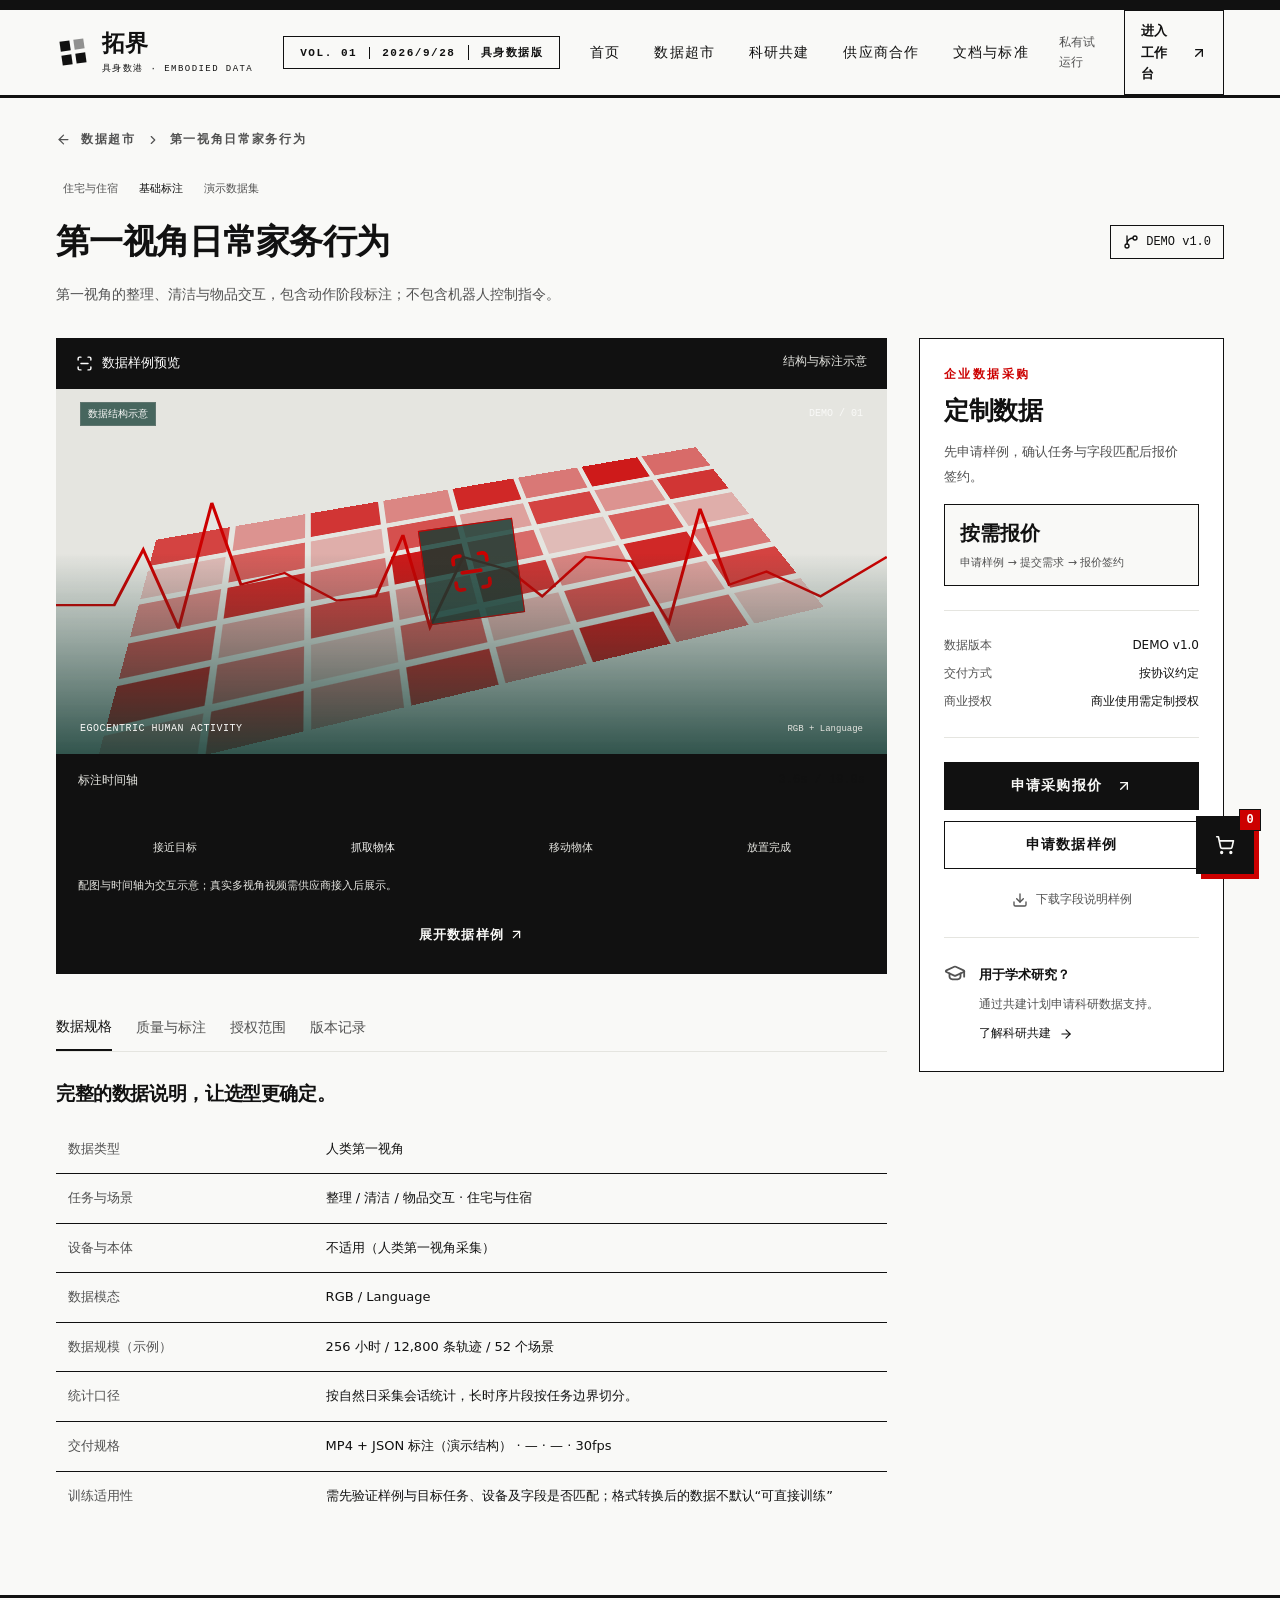
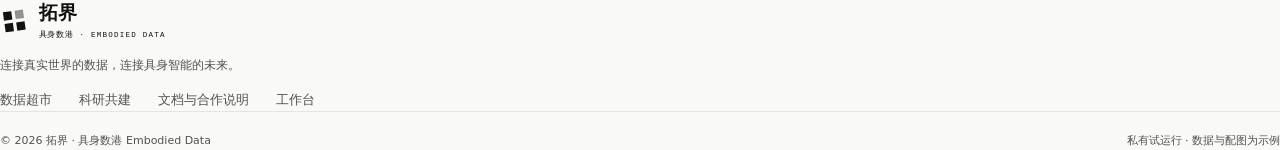
<file: dataset-ego-household.html>
<!DOCTYPE html><html lang="zh-CN"><head><meta charSet="utf-8"/><meta name="viewport" content="width=device-width, initial-scale=1"/><link rel="stylesheet" href="_next/static/css/index.Def1sJxX.css" data-rsc-css-href="_next/static/css/index.Def1sJxX.css" data-precedence="vite-rsc/importer-resources"/><title>拓界 · 具身数港｜具身智能数据交易与科研共建平台</title><meta name="description" content="拓界（具身数港）是面向具身智能的训练数据平台：数据集按 12 大行业开架、按 2,558 道标准工序索引，规格、样例与授权边界全部公开。样例免费申请、明码数据包可评估下单，并提供科研共建与供应商合作通道。"/><meta name="application-name" content="拓界 · 具身数港"/><meta name="keywords" content="具身智能,机器人训练数据,具身数据交易,数据集,多模态数据,视触觉数据,科研共建,数据授权"/><meta name="robots" content="index, follow"/><meta property="og:title" content="拓界 · 具身数港｜具身智能数据交易与科研共建平台"/><meta property="og:description" content="数据集按 12 大行业开架、按 2,558 道标准工序索引，规格、样例与授权边界全部公开。"/><meta property="og:url" content="https://tuojie-demo.app.workbuddy.host"/><meta property="og:site_name" content="拓界 · 具身数港"/><meta property="og:type" content="website"/><meta property="og:locale" content="zh_CN"/><meta name="twitter:card" content="summary_large_image"/><meta name="twitter:title" content="拓界 · 具身数港｜具身智能数据交易与科研共建平台"/><meta name="twitter:description" content="数据集按 12 大行业开架、按 2,558 道标准工序索引，规格、样例与授权边界全部公开。"/><link rel="shortcut icon" href="/favicon.svg"/><link rel="icon" href="/favicon.svg"/><meta name="codex-preview" content="development"/><noscript></noscript><script type="application/ld+json">{"@context":"https://schema.org","@type":"Organization","name":"拓界 · 具身数港","alternateName":"具身数港 Embodied Data","description":"面向具身智能的训练数据平台：数据集按 12 大行业开架、按 2,558 道标准工序索引，规格、样例与授权边界全部公开。","url":"https://tuojie-demo.app.workbuddy.host"}</script>
</head><body class="antialiased"><div class="site "><header class="header"><div class="header-inner"><a href="/" class="brand" aria-label="拓界首页"><span class="brand-mark"><i></i><i></i><i></i><i></i></span><span>拓界<small>具身数港 · EMBODIED DATA</small></span></a><div class="press-meta" aria-hidden="true"><span>VOL. 01</span><span>2026/9/28</span><span>具身数据版</span></div><nav class="nav" aria-label="主导航"><a href="/" class="">首页</a><a href="/#market" class="">数据超市</a><a href="research.html" class="">科研共建</a><a href="suppliers.html" class="">供应商合作</a><a href="standards.html" class="">文档与标准</a></nav><div class="header-actions"><span class="pilot-label">私有试运行</span><a href="workspace.html" class="workspace-link">进入工作台 <svg xmlns="http://www.w3.org/2000/svg" width="16" height="16" viewBox="0 0 24 24" fill="none" stroke="currentColor" stroke-width="2" stroke-linecap="round" stroke-linejoin="round" class="lucide lucide-arrow-up-right" aria-hidden="true"><path d="M7 7h10v10"></path><path d="M7 17 17 7"></path></svg></a><button data-slot="button" data-variant="ghost" data-size="icon" class="inline-flex shrink-0 items-center justify-center gap-2 rounded-md text-sm font-medium whitespace-nowrap transition-all outline-none focus-visible:border-ring focus-visible:ring-[3px] focus-visible:ring-ring/50 disabled:pointer-events-none disabled:opacity-50 aria-invalid:border-destructive aria-invalid:ring-destructive/20 dark:aria-invalid:ring-destructive/40 [&amp;_svg]:pointer-events-none [&amp;_svg]:shrink-0 [&amp;_svg:not([class*=&#x27;size-&#x27;])]:size-4 hover:bg-accent hover:text-accent-foreground dark:hover:bg-accent/50 size-9 mobile-menu" aria-label="打开菜单"><svg xmlns="http://www.w3.org/2000/svg" width="24" height="24" viewBox="0 0 24 24" fill="none" stroke="currentColor" stroke-width="2" stroke-linecap="round" stroke-linejoin="round" class="lucide lucide-menu" aria-hidden="true"><path d="M4 5h16"></path><path d="M4 12h16"></path><path d="M4 19h16"></path></svg></button></div></div></header><main id="main-content"><div class="workspace-width detail-page"><a href="/#market" class="breadcrumb backlink"><svg xmlns="http://www.w3.org/2000/svg" width="15" height="15" viewBox="0 0 24 24" fill="none" stroke="currentColor" stroke-width="2" stroke-linecap="round" stroke-linejoin="round" class="lucide lucide-arrow-left" aria-hidden="true"><path d="m12 19-7-7 7-7"></path><path d="M19 12H5"></path></svg> 数据超市 <svg xmlns="http://www.w3.org/2000/svg" width="14" height="14" viewBox="0 0 24 24" fill="none" stroke="currentColor" stroke-width="2" stroke-linecap="round" stroke-linejoin="round" class="lucide lucide-chevron-right" aria-hidden="true"><path d="m9 18 6-6-6-6"></path></svg> <!-- -->第一视角日常家务行为</a><div class="detail-heading"><div><div class="card-tags"><span>住宅与住宿</span><span class="quality">基础标注</span><span>演示数据集</span></div><h1>第一视角日常家务行为</h1><p>第一视角的整理、清洁与物品交互，包含动作阶段标注；不包含机器人控制指令。</p></div><span class="version-label"><svg xmlns="http://www.w3.org/2000/svg" width="16" height="16" viewBox="0 0 24 24" fill="none" stroke="currentColor" stroke-width="2" stroke-linecap="round" stroke-linejoin="round" class="lucide lucide-git-branch" aria-hidden="true"><path d="M15 6a9 9 0 0 0-9 9V3"></path><circle cx="18" cy="6" r="3"></circle><circle cx="6" cy="18" r="3"></circle></svg> <!-- -->DEMO v1.0</span></div><div class="detail-layout"><div class="detail-main"><div class="sample-viewer"><div class="viewer-heading"><span><svg xmlns="http://www.w3.org/2000/svg" width="17" height="17" viewBox="0 0 24 24" fill="none" stroke="currentColor" stroke-width="2" stroke-linecap="round" stroke-linejoin="round" class="lucide lucide-scan-line" aria-hidden="true"><path d="M3 7V5a2 2 0 0 1 2-2h2"></path><path d="M17 3h2a2 2 0 0 1 2 2v2"></path><path d="M21 17v2a2 2 0 0 1-2 2h-2"></path><path d="M7 21H5a2 2 0 0 1-2-2v-2"></path><path d="M7 12h10"></path></svg> 数据样例预览</span><span>结构与标注示意</span></div><div class="dataset-visual orange large"><div class="signal-visual" aria-hidden="true"><div class="signal-grid"><span style="opacity:0.7094117647058824"></span><span style="opacity:0.3564705882352941"></span><span style="opacity:0.7682352941176471"></span><span style="opacity:0.4152941176470588"></span><span style="opacity:0.8270588235294118"></span><span style="opacity:0.47411764705882353"></span><span style="opacity:0.8858823529411766"></span><span style="opacity:0.5329411764705883"></span><span style="opacity:0.18"></span><span style="opacity:0.591764705882353"></span><span style="opacity:0.2388235294117647"></span><span style="opacity:0.6505882352941177"></span><span style="opacity:0.2976470588235294"></span><span style="opacity:0.7094117647058824"></span><span style="opacity:0.3564705882352941"></span><span style="opacity:0.7682352941176471"></span><span style="opacity:0.4152941176470588"></span><span style="opacity:0.8270588235294118"></span><span style="opacity:0.47411764705882353"></span><span style="opacity:0.8858823529411766"></span><span style="opacity:0.5329411764705883"></span><span style="opacity:0.18"></span><span style="opacity:0.591764705882353"></span><span style="opacity:0.2388235294117647"></span><span style="opacity:0.6505882352941177"></span><span style="opacity:0.2976470588235294"></span><span style="opacity:0.7094117647058824"></span><span style="opacity:0.3564705882352941"></span><span style="opacity:0.7682352941176471"></span><span style="opacity:0.4152941176470588"></span><span style="opacity:0.8270588235294118"></span><span style="opacity:0.47411764705882353"></span><span style="opacity:0.8858823529411766"></span><span style="opacity:0.5329411764705883"></span><span style="opacity:0.18"></span><span style="opacity:0.591764705882353"></span><span style="opacity:0.2388235294117647"></span><span style="opacity:0.6505882352941177"></span><span style="opacity:0.2976470588235294"></span><span style="opacity:0.7094117647058824"></span><span style="opacity:0.3564705882352941"></span><span style="opacity:0.7682352941176471"></span><span style="opacity:0.4152941176470588"></span><span style="opacity:0.8270588235294118"></span><span style="opacity:0.47411764705882353"></span><span style="opacity:0.8858823529411766"></span><span style="opacity:0.5329411764705883"></span><span style="opacity:0.18"></span></div><svg viewBox="0 0 400 150" preserveAspectRatio="none"><path d="M0 98 L28 98 42 60 59 114 75 28 89 84 110 76 135 95 154 92 167 50 180 113 196 65 218 74 234 92 255 65 277 68 295 110 310 32 324 84 342 75 368 92 400 65"></path></svg><span class="visual-symbol"><svg xmlns="http://www.w3.org/2000/svg" width="24" height="24" viewBox="0 0 24 24" fill="none" stroke="currentColor" stroke-width="2" stroke-linecap="round" stroke-linejoin="round" class="lucide lucide-scan-line" aria-hidden="true"><path d="M3 7V5a2 2 0 0 1 2-2h2"></path><path d="M17 3h2a2 2 0 0 1 2 2v2"></path><path d="M21 17v2a2 2 0 0 1-2 2h-2"></path><path d="M7 21H5a2 2 0 0 1-2-2v-2"></path><path d="M7 12h10"></path></svg></span></div><div class="visual-top"><span>数据结构示意</span><span>DEMO / 01</span></div><div class="visual-bottom"><span>EGOCENTRIC HUMAN ACTIVITY</span><span>RGB + Language</span></div></div><div class="viewer-controls"><div class="frame-caption"><span>标注时间轴</span><b>3.6<!-- -->s / 10.0s</b></div><span dir="ltr" data-orientation="horizontal" aria-disabled="false" data-slot="slider" class="relative flex w-full touch-none items-center select-none data-[disabled]:opacity-50 data-[orientation=vertical]:h-full data-[orientation=vertical]:min-h-44 data-[orientation=vertical]:w-auto data-[orientation=vertical]:flex-col" aria-label="标注时间轴" style="--radix-slider-thumb-transform:translateX(-50%)"><span data-orientation="horizontal" data-slot="slider-track" class="relative grow overflow-hidden rounded-full bg-muted data-[orientation=horizontal]:h-1.5 data-[orientation=horizontal]:w-full data-[orientation=vertical]:h-full data-[orientation=vertical]:w-1.5"><span data-orientation="horizontal" data-slot="slider-range" class="absolute bg-primary data-[orientation=horizontal]:h-full data-[orientation=vertical]:w-full" style="left:0%;right:64%"></span></span><span style="transform:var(--radix-slider-thumb-transform);position:absolute;left:calc(0% + 0px)"><span role="slider" aria-valuemin="0" aria-valuemax="100" aria-orientation="horizontal" data-orientation="horizontal" tabindex="0" data-slot="slider-thumb" class="block size-4 shrink-0 rounded-full border border-primary bg-white shadow-sm ring-ring/50 transition-[color,box-shadow] hover:ring-4 focus-visible:ring-4 focus-visible:outline-hidden disabled:pointer-events-none disabled:opacity-50" style="display:none" data-radix-collection-item=""></span></span><input style="display:none"/></span><div class="phase-row"><span class="">接近目标</span><span class="active">抓取物体</span><span class="">移动物体</span><span class="">放置完成</span></div><p class="viewer-disclaimer">配图与时间轴为交互示意；真实多视角视频需供应商接入后展示。</p><button type="button" class="sample-btn sample-btn-block" data-id="ego-household" data-name="第一视角日常家务行为" data-tasks="整理 清洁 物品交互" data-modalities="RGB / Language" data-scene="住宅与住宿" data-device="Ego 第一视角" aria-label="展开数据样例">展开数据样例 <svg xmlns="http://www.w3.org/2000/svg" width="15" height="15" viewBox="0 0 24 24" fill="none" stroke="currentColor" stroke-width="2" stroke-linecap="round" stroke-linejoin="round" class="lucide lucide-arrow-up-right" aria-hidden="true"><path d="M7 7h10v10"></path><path d="M7 17 17 7"></path></svg></button></div></div><div dir="ltr" data-orientation="horizontal" data-slot="tabs" class="group/tabs flex gap-2 data-[orientation=horizontal]:flex-col detail-tabs"><div role="tablist" aria-orientation="horizontal" data-slot="tabs-list" data-variant="line" class="group/tabs-list inline-flex w-fit items-center justify-center rounded-lg p-[3px] text-muted-foreground group-data-[orientation=horizontal]/tabs:h-9 group-data-[orientation=vertical]/tabs:h-fit group-data-[orientation=vertical]/tabs:flex-col data-[variant=line]:rounded-none gap-1 bg-transparent" tabindex="-1" data-orientation="horizontal" style="outline:none"><button type="button" role="tab" aria-selected="true" aria-controls="radix-_R_2eh6i_-content-spec" data-state="active" id="radix-_R_2eh6i_-trigger-spec" data-slot="tabs-trigger" class="relative inline-flex h-[calc(100%-1px)] flex-1 items-center justify-center gap-1.5 rounded-md border border-transparent px-2 py-1 text-sm font-medium whitespace-nowrap text-foreground/60 transition-all group-data-[orientation=vertical]/tabs:w-full group-data-[orientation=vertical]/tabs:justify-start hover:text-foreground focus-visible:border-ring focus-visible:ring-[3px] focus-visible:ring-ring/50 focus-visible:outline-1 focus-visible:outline-ring disabled:pointer-events-none disabled:opacity-50 group-data-[variant=default]/tabs-list:data-[state=active]:shadow-sm group-data-[variant=line]/tabs-list:data-[state=active]:shadow-none dark:text-muted-foreground dark:hover:text-foreground [&amp;_svg]:pointer-events-none [&amp;_svg]:shrink-0 [&amp;_svg:not([class*=&#x27;size-&#x27;])]:size-4 group-data-[variant=line]/tabs-list:bg-transparent group-data-[variant=line]/tabs-list:data-[state=active]:bg-transparent dark:group-data-[variant=line]/tabs-list:data-[state=active]:border-transparent dark:group-data-[variant=line]/tabs-list:data-[state=active]:bg-transparent data-[state=active]:bg-background data-[state=active]:text-foreground dark:data-[state=active]:border-input dark:data-[state=active]:bg-input/30 dark:data-[state=active]:text-foreground after:absolute after:bg-foreground after:opacity-0 after:transition-opacity group-data-[orientation=horizontal]/tabs:after:inset-x-0 group-data-[orientation=horizontal]/tabs:after:bottom-[-5px] group-data-[orientation=horizontal]/tabs:after:h-0.5 group-data-[orientation=vertical]/tabs:after:inset-y-0 group-data-[orientation=vertical]/tabs:after:-right-1 group-data-[orientation=vertical]/tabs:after:w-0.5 group-data-[variant=line]/tabs-list:data-[state=active]:after:opacity-100" tabindex="-1" data-orientation="horizontal" data-radix-collection-item="">数据规格</button><button type="button" role="tab" aria-selected="false" aria-controls="radix-_R_2eh6i_-content-quality" data-state="inactive" id="radix-_R_2eh6i_-trigger-quality" data-slot="tabs-trigger" class="relative inline-flex h-[calc(100%-1px)] flex-1 items-center justify-center gap-1.5 rounded-md border border-transparent px-2 py-1 text-sm font-medium whitespace-nowrap text-foreground/60 transition-all group-data-[orientation=vertical]/tabs:w-full group-data-[orientation=vertical]/tabs:justify-start hover:text-foreground focus-visible:border-ring focus-visible:ring-[3px] focus-visible:ring-ring/50 focus-visible:outline-1 focus-visible:outline-ring disabled:pointer-events-none disabled:opacity-50 group-data-[variant=default]/tabs-list:data-[state=active]:shadow-sm group-data-[variant=line]/tabs-list:data-[state=active]:shadow-none dark:text-muted-foreground dark:hover:text-foreground [&amp;_svg]:pointer-events-none [&amp;_svg]:shrink-0 [&amp;_svg:not([class*=&#x27;size-&#x27;])]:size-4 group-data-[variant=line]/tabs-list:bg-transparent group-data-[variant=line]/tabs-list:data-[state=active]:bg-transparent dark:group-data-[variant=line]/tabs-list:data-[state=active]:border-transparent dark:group-data-[variant=line]/tabs-list:data-[state=active]:bg-transparent data-[state=active]:bg-background data-[state=active]:text-foreground dark:data-[state=active]:border-input dark:data-[state=active]:bg-input/30 dark:data-[state=active]:text-foreground after:absolute after:bg-foreground after:opacity-0 after:transition-opacity group-data-[orientation=horizontal]/tabs:after:inset-x-0 group-data-[orientation=horizontal]/tabs:after:bottom-[-5px] group-data-[orientation=horizontal]/tabs:after:h-0.5 group-data-[orientation=vertical]/tabs:after:inset-y-0 group-data-[orientation=vertical]/tabs:after:-right-1 group-data-[orientation=vertical]/tabs:after:w-0.5 group-data-[variant=line]/tabs-list:data-[state=active]:after:opacity-100" tabindex="-1" data-orientation="horizontal" data-radix-collection-item="">质量与标注</button><button type="button" role="tab" aria-selected="false" aria-controls="radix-_R_2eh6i_-content-license" data-state="inactive" id="radix-_R_2eh6i_-trigger-license" data-slot="tabs-trigger" class="relative inline-flex h-[calc(100%-1px)] flex-1 items-center justify-center gap-1.5 rounded-md border border-transparent px-2 py-1 text-sm font-medium whitespace-nowrap text-foreground/60 transition-all group-data-[orientation=vertical]/tabs:w-full group-data-[orientation=vertical]/tabs:justify-start hover:text-foreground focus-visible:border-ring focus-visible:ring-[3px] focus-visible:ring-ring/50 focus-visible:outline-1 focus-visible:outline-ring disabled:pointer-events-none disabled:opacity-50 group-data-[variant=default]/tabs-list:data-[state=active]:shadow-sm group-data-[variant=line]/tabs-list:data-[state=active]:shadow-none dark:text-muted-foreground dark:hover:text-foreground [&amp;_svg]:pointer-events-none [&amp;_svg]:shrink-0 [&amp;_svg:not([class*=&#x27;size-&#x27;])]:size-4 group-data-[variant=line]/tabs-list:bg-transparent group-data-[variant=line]/tabs-list:data-[state=active]:bg-transparent dark:group-data-[variant=line]/tabs-list:data-[state=active]:border-transparent dark:group-data-[variant=line]/tabs-list:data-[state=active]:bg-transparent data-[state=active]:bg-background data-[state=active]:text-foreground dark:data-[state=active]:border-input dark:data-[state=active]:bg-input/30 dark:data-[state=active]:text-foreground after:absolute after:bg-foreground after:opacity-0 after:transition-opacity group-data-[orientation=horizontal]/tabs:after:inset-x-0 group-data-[orientation=horizontal]/tabs:after:bottom-[-5px] group-data-[orientation=horizontal]/tabs:after:h-0.5 group-data-[orientation=vertical]/tabs:after:inset-y-0 group-data-[orientation=vertical]/tabs:after:-right-1 group-data-[orientation=vertical]/tabs:after:w-0.5 group-data-[variant=line]/tabs-list:data-[state=active]:after:opacity-100" tabindex="-1" data-orientation="horizontal" data-radix-collection-item="">授权范围</button><button type="button" role="tab" aria-selected="false" aria-controls="radix-_R_2eh6i_-content-version" data-state="inactive" id="radix-_R_2eh6i_-trigger-version" data-slot="tabs-trigger" class="relative inline-flex h-[calc(100%-1px)] flex-1 items-center justify-center gap-1.5 rounded-md border border-transparent px-2 py-1 text-sm font-medium whitespace-nowrap text-foreground/60 transition-all group-data-[orientation=vertical]/tabs:w-full group-data-[orientation=vertical]/tabs:justify-start hover:text-foreground focus-visible:border-ring focus-visible:ring-[3px] focus-visible:ring-ring/50 focus-visible:outline-1 focus-visible:outline-ring disabled:pointer-events-none disabled:opacity-50 group-data-[variant=default]/tabs-list:data-[state=active]:shadow-sm group-data-[variant=line]/tabs-list:data-[state=active]:shadow-none dark:text-muted-foreground dark:hover:text-foreground [&amp;_svg]:pointer-events-none [&amp;_svg]:shrink-0 [&amp;_svg:not([class*=&#x27;size-&#x27;])]:size-4 group-data-[variant=line]/tabs-list:bg-transparent group-data-[variant=line]/tabs-list:data-[state=active]:bg-transparent dark:group-data-[variant=line]/tabs-list:data-[state=active]:border-transparent dark:group-data-[variant=line]/tabs-list:data-[state=active]:bg-transparent data-[state=active]:bg-background data-[state=active]:text-foreground dark:data-[state=active]:border-input dark:data-[state=active]:bg-input/30 dark:data-[state=active]:text-foreground after:absolute after:bg-foreground after:opacity-0 after:transition-opacity group-data-[orientation=horizontal]/tabs:after:inset-x-0 group-data-[orientation=horizontal]/tabs:after:bottom-[-5px] group-data-[orientation=horizontal]/tabs:after:h-0.5 group-data-[orientation=vertical]/tabs:after:inset-y-0 group-data-[orientation=vertical]/tabs:after:-right-1 group-data-[orientation=vertical]/tabs:after:w-0.5 group-data-[variant=line]/tabs-list:data-[state=active]:after:opacity-100" tabindex="-1" data-orientation="horizontal" data-radix-collection-item="">版本记录</button></div><div data-state="active" data-orientation="horizontal" role="tabpanel" aria-labelledby="radix-_R_2eh6i_-trigger-spec" id="radix-_R_2eh6i_-content-spec" tabindex="0" data-slot="tabs-content" class="flex-1 outline-none" style="animation-duration:0s"><h3>完整的数据说明，让选型更确定。</h3><div data-slot="table-container" class="relative w-full overflow-x-auto"><table data-slot="table" class="w-full caption-bottom text-sm"><tbody data-slot="table-body" class="[&amp;_tr:last-child]:border-0"><tr data-slot="table-row" class="border-b transition-colors hover:bg-muted/50 has-aria-expanded:bg-muted/50 data-[state=selected]:bg-muted"><td data-slot="table-cell" class="p-2 align-middle whitespace-nowrap [&amp;:has([role=checkbox])]:pr-0 [&amp;&gt;[role=checkbox]]:translate-y-[2px]">数据类型</td><td data-slot="table-cell" class="p-2 align-middle whitespace-nowrap [&amp;:has([role=checkbox])]:pr-0 [&amp;&gt;[role=checkbox]]:translate-y-[2px]">人类第一视角</td></tr><tr data-slot="table-row" class="border-b transition-colors hover:bg-muted/50 has-aria-expanded:bg-muted/50 data-[state=selected]:bg-muted"><td data-slot="table-cell" class="p-2 align-middle whitespace-nowrap [&amp;:has([role=checkbox])]:pr-0 [&amp;&gt;[role=checkbox]]:translate-y-[2px]">任务与场景</td><td data-slot="table-cell" class="p-2 align-middle whitespace-nowrap [&amp;:has([role=checkbox])]:pr-0 [&amp;&gt;[role=checkbox]]:translate-y-[2px]">整理 / 清洁 / 物品交互 · 住宅与住宿</td></tr><tr data-slot="table-row" class="border-b transition-colors hover:bg-muted/50 has-aria-expanded:bg-muted/50 data-[state=selected]:bg-muted"><td data-slot="table-cell" class="p-2 align-middle whitespace-nowrap [&amp;:has([role=checkbox])]:pr-0 [&amp;&gt;[role=checkbox]]:translate-y-[2px]">设备与本体</td><td data-slot="table-cell" class="p-2 align-middle whitespace-nowrap [&amp;:has([role=checkbox])]:pr-0 [&amp;&gt;[role=checkbox]]:translate-y-[2px]">不适用（人类第一视角采集）</td></tr><tr data-slot="table-row" class="border-b transition-colors hover:bg-muted/50 has-aria-expanded:bg-muted/50 data-[state=selected]:bg-muted"><td data-slot="table-cell" class="p-2 align-middle whitespace-nowrap [&amp;:has([role=checkbox])]:pr-0 [&amp;&gt;[role=checkbox]]:translate-y-[2px]">数据模态</td><td data-slot="table-cell" class="p-2 align-middle whitespace-nowrap [&amp;:has([role=checkbox])]:pr-0 [&amp;&gt;[role=checkbox]]:translate-y-[2px]">RGB / Language</td></tr><tr data-slot="table-row" class="border-b transition-colors hover:bg-muted/50 has-aria-expanded:bg-muted/50 data-[state=selected]:bg-muted"><td data-slot="table-cell" class="p-2 align-middle whitespace-nowrap [&amp;:has([role=checkbox])]:pr-0 [&amp;&gt;[role=checkbox]]:translate-y-[2px]">数据规模（示例）</td><td data-slot="table-cell" class="p-2 align-middle whitespace-nowrap [&amp;:has([role=checkbox])]:pr-0 [&amp;&gt;[role=checkbox]]:translate-y-[2px]">256 小时 / 12,800 条轨迹 / 52 个场景</td></tr><tr data-slot="table-row" class="border-b transition-colors hover:bg-muted/50 has-aria-expanded:bg-muted/50 data-[state=selected]:bg-muted"><td data-slot="table-cell" class="p-2 align-middle whitespace-nowrap [&amp;:has([role=checkbox])]:pr-0 [&amp;&gt;[role=checkbox]]:translate-y-[2px]">统计口径</td><td data-slot="table-cell" class="p-2 align-middle whitespace-nowrap [&amp;:has([role=checkbox])]:pr-0 [&amp;&gt;[role=checkbox]]:translate-y-[2px]">按自然日采集会话统计，长时序片段按任务边界切分。</td></tr><tr data-slot="table-row" class="border-b transition-colors hover:bg-muted/50 has-aria-expanded:bg-muted/50 data-[state=selected]:bg-muted"><td data-slot="table-cell" class="p-2 align-middle whitespace-nowrap [&amp;:has([role=checkbox])]:pr-0 [&amp;&gt;[role=checkbox]]:translate-y-[2px]">交付规格</td><td data-slot="table-cell" class="p-2 align-middle whitespace-nowrap [&amp;:has([role=checkbox])]:pr-0 [&amp;&gt;[role=checkbox]]:translate-y-[2px]">MP4 + JSON 标注（演示结构） · — · — · 30fps</td></tr><tr data-slot="table-row" class="border-b transition-colors hover:bg-muted/50 has-aria-expanded:bg-muted/50 data-[state=selected]:bg-muted"><td data-slot="table-cell" class="p-2 align-middle whitespace-nowrap [&amp;:has([role=checkbox])]:pr-0 [&amp;&gt;[role=checkbox]]:translate-y-[2px]">训练适用性</td><td data-slot="table-cell" class="p-2 align-middle whitespace-nowrap [&amp;:has([role=checkbox])]:pr-0 [&amp;&gt;[role=checkbox]]:translate-y-[2px]">需先验证样例与目标任务、设备及字段是否匹配；格式转换后的数据不默认“可直接训练”</td></tr></tbody></table></div></div><div data-state="inactive" data-orientation="horizontal" role="tabpanel" aria-labelledby="radix-_R_2eh6i_-trigger-quality" hidden="" id="radix-_R_2eh6i_-content-quality" tabindex="0" data-slot="tabs-content" class="flex-1 outline-none"></div><div data-state="inactive" data-orientation="horizontal" role="tabpanel" aria-labelledby="radix-_R_2eh6i_-trigger-license" hidden="" id="radix-_R_2eh6i_-content-license" tabindex="0" data-slot="tabs-content" class="flex-1 outline-none"></div><div data-state="inactive" data-orientation="horizontal" role="tabpanel" aria-labelledby="radix-_R_2eh6i_-trigger-version" hidden="" id="radix-_R_2eh6i_-content-version" tabindex="0" data-slot="tabs-content" class="flex-1 outline-none"></div></div></div><aside class="purchase-panel"><span class="section-label">企业数据采购</span><h2>定制数据</h2><p>先申请样例，确认任务与字段匹配后报价签约。</p><div class="price-line custom"><b>按需报价</b><span>申请样例 → 提交需求 → 报价签约</span></div><div class="purchase-meta"><span>数据版本<b>DEMO v1.0</b></span><span>交付方式<b>按协议约定</b></span><span>商业授权<b>商业使用需定制授权</b></span></div><button data-slot="button" data-variant="default" data-size="default" class="inline-flex shrink-0 items-center justify-center gap-2 rounded-md text-sm font-medium whitespace-nowrap transition-all outline-none focus-visible:border-ring focus-visible:ring-[3px] focus-visible:ring-ring/50 disabled:pointer-events-none disabled:opacity-50 aria-invalid:border-destructive aria-invalid:ring-destructive/20 dark:aria-invalid:ring-destructive/40 [&amp;_svg]:pointer-events-none [&amp;_svg]:shrink-0 [&amp;_svg:not([class*=&#x27;size-&#x27;])]:size-4 bg-primary text-primary-foreground hover:bg-primary/90 h-9 px-4 py-2 has-[&gt;svg]:px-3 action dark full">申请采购报价 <svg xmlns="http://www.w3.org/2000/svg" width="17" height="17" viewBox="0 0 24 24" fill="none" stroke="currentColor" stroke-width="2" stroke-linecap="round" stroke-linejoin="round" class="lucide lucide-arrow-up-right" aria-hidden="true"><path d="M7 7h10v10"></path><path d="M7 17 17 7"></path></svg></button><button data-slot="button" data-variant="default" data-size="default" class="inline-flex shrink-0 items-center justify-center gap-2 rounded-md text-sm font-medium whitespace-nowrap transition-all outline-none focus-visible:border-ring focus-visible:ring-[3px] focus-visible:ring-ring/50 disabled:pointer-events-none disabled:opacity-50 aria-invalid:border-destructive aria-invalid:ring-destructive/20 dark:aria-invalid:ring-destructive/40 [&amp;_svg]:pointer-events-none [&amp;_svg]:shrink-0 [&amp;_svg:not([class*=&#x27;size-&#x27;])]:size-4 bg-primary text-primary-foreground hover:bg-primary/90 h-9 px-4 py-2 has-[&gt;svg]:px-3 action pale full">申请数据样例</button><button class="download-spec"><svg xmlns="http://www.w3.org/2000/svg" width="16" height="16" viewBox="0 0 24 24" fill="none" stroke="currentColor" stroke-width="2" stroke-linecap="round" stroke-linejoin="round" class="lucide lucide-download" aria-hidden="true"><path d="M12 15V3"></path><path d="M21 15v4a2 2 0 0 1-2 2H5a2 2 0 0 1-2-2v-4"></path><path d="m7 10 5 5 5-5"></path></svg> 下载字段说明样例</button><div class="academic-note"><svg xmlns="http://www.w3.org/2000/svg" width="24" height="24" viewBox="0 0 24 24" fill="none" stroke="currentColor" stroke-width="2" stroke-linecap="round" stroke-linejoin="round" class="lucide lucide-graduation-cap" aria-hidden="true"><path d="M21.42 10.922a1 1 0 0 0-.019-1.838L12.83 5.18a2 2 0 0 0-1.66 0L2.6 9.08a1 1 0 0 0 0 1.832l8.57 3.908a2 2 0 0 0 1.66 0z"></path><path d="M22 10v6"></path><path d="M6 12.5V16a6 3 0 0 0 12 0v-3.5"></path></svg><div><strong>用于学术研究？</strong><p>通过共建计划申请科研数据支持。</p><a href="research.html">了解科研共建 <svg xmlns="http://www.w3.org/2000/svg" width="14" height="14" viewBox="0 0 24 24" fill="none" stroke="currentColor" stroke-width="2" stroke-linecap="round" stroke-linejoin="round" class="lucide lucide-arrow-right" aria-hidden="true"><path d="M5 12h14"></path><path d="m12 5 7 7-7 7"></path></svg></a></div></div></aside></div></div></main><div class="cart-fab" aria-label="打开购物车"><svg xmlns="http://www.w3.org/2000/svg" width="20" height="20" viewBox="0 0 24 24" fill="none" stroke="currentColor" stroke-width="2" stroke-linecap="round" stroke-linejoin="round" class="lucide lucide-shopping-cart" aria-hidden="true"><circle cx="8" cy="21" r="1"></circle><circle cx="19" cy="21" r="1"></circle><path d="M2.05 2.05h2l2.66 12.42a2 2 0 0 0 2 1.58h9.78a2 2 0 0 0 1.95-1.57l1.65-7.43H5.12"></path></svg><span class="cart-count">0</span></div><div class="cart-backdrop" aria-hidden="true"></div><aside class="cart-drawer" aria-label="购物车"><div class="cart-head"><strong>我的购物车 · CART</strong><button class="cart-close" aria-label="关闭购物车"><svg xmlns="http://www.w3.org/2000/svg" width="18" height="18" viewBox="0 0 24 24" fill="none" stroke="currentColor" stroke-width="2" stroke-linecap="round" stroke-linejoin="round" class="lucide lucide-x" aria-hidden="true"><path d="M18 6 6 18"></path><path d="m6 6 12 12"></path></svg></button></div><div class="cart-items"></div><div class="cart-foot"><button class="cart-checkout">一键询价 · 去数据超市结账 <svg xmlns="http://www.w3.org/2000/svg" width="15" height="15" viewBox="0 0 24 24" fill="none" stroke="currentColor" stroke-width="2" stroke-linecap="round" stroke-linejoin="round" class="lucide lucide-arrow-right" aria-hidden="true"><path d="M5 12h14"></path><path d="m12 5 7 7-7 7"></path></svg></button><span class="cart-tip">演示购物车 · 不产生真实订单</span></div></aside><footer class="footer"><div><a href="/" class="brand" aria-label="拓界首页"><span class="brand-mark"><i></i><i></i><i></i><i></i></span><span>拓界<small>具身数港 · EMBODIED DATA</small></span></a><p>连接真实世界的数据，连接具身智能的未来。</p></div><div class="footer-links"><a href="/#market">数据超市</a><a href="research.html">科研共建</a><a href="standards.html">文档与合作说明</a><a href="workspace.html">工作台</a></div><div class="footer-bottom"><span>© <!-- -->2026<!-- --> 拓界 · 具身数港 Embodied Data</span><span>私有试运行 · 数据与配图为示例</span></div></footer></div><script>/* 拓界·具身数港 — 数据超市互动层（自包含原生 JS，注入静态页）
   功能：购物车（购物篮）＋ 货架即时筛选/搜索/排序 */
(function(){
  "use strict";
  if(window.__edSupermarket)return; window.__edSupermarket=true;
  var qsa=function(s,r){return Array.prototype.slice.call((r||document).querySelectorAll(s));};
  var esc=function(s){return String(s).replace(/[&<>"']/g,function(c){return{'&':'&amp;','<':'&lt;','>':'&gt;','"':'&quot;',"'":'&#39;'}[c];});};

  /* ---------- 购物车 ---------- */
  var CART_KEY='ed-cart-v1';
  var cart=[];
  try{cart=JSON.parse(localStorage.getItem(CART_KEY)||'[]');}catch(e){cart=[];}
  var saveCart=function(){try{localStorage.setItem(CART_KEY,JSON.stringify(cart));}catch(e){}};

  function renderCart(){
    var fab=document.querySelector('.cart-fab');
    var cnt=document.querySelector('.cart-count');
    var items=document.querySelector('.cart-items');
    if(cnt)cnt.textContent=cart.length;
    if(fab)fab.classList.toggle('has-items',cart.length>0);
    if(!items)return;
    if(!cart.length){items.innerHTML='<div class="cart-empty">购物车还是空的，去货架挑几件吧。</div>';return;}
    var html='';
    for(var i=0;i<cart.length;i++){
      var it=cart[i];
      html+='<div class="cart-item"><div><strong>'+esc(it.name)+'</strong><span class="cart-item-price">'+(it.price&&it.price!=='询价'?esc(it.price):'询价 · 先试后买')+'</span></div><button type="button" class="cart-remove" data-i="'+i+'" aria-label="移除">×</button></div>';
    }
    items.innerHTML=html;
    qsa('.cart-remove',items).forEach(function(b){
      b.addEventListener('click',function(){cart.splice(parseInt(b.getAttribute('data-i'),10),1);saveCart();renderCart();});
    });
  }
  function openCart(open){var d=document.querySelector('.cart-drawer'),bd=document.querySelector('.cart-backdrop');if(d)d.classList.toggle('open',open);if(bd)bd.classList.toggle('open',open);document.body.style.overflow=open?'hidden':'';}

  document.addEventListener('click',function(e){
    var sb=e.target.closest('.sample-btn');
    if(sb){e.preventDefault();e.stopPropagation();openSample(sb);return;}
    var add=e.target.closest('.cart-add');
    if(add){e.preventDefault();e.stopPropagation();
      var id=add.getAttribute('data-id');
      if(!cart.some(function(x){return x.id===id;})){
        cart.push({id:id,name:add.getAttribute('data-name'),price:add.getAttribute('data-pricemode')==='standard'?(add.getAttribute('data-price')||'询价'):'询价'});
        saveCart();renderCart();
        var fab=document.querySelector('.cart-fab');if(fab){fab.classList.remove('bump');void fab.offsetWidth;fab.classList.add('bump');}
      } else {
        openCart(true);
      }
      return;
    }
    if(e.target.closest('.cart-fab')){openCart(true);return;}
    if(e.target.closest('.cart-close')||e.target.closest('.cart-backdrop')){openCart(false);return;}
    if(e.target.closest('.cart-checkout')){openCart(false);var m=document.getElementById('market');if(m)m.scrollIntoView({behavior:'smooth'});return;}
  });
  document.addEventListener('keydown',function(e){if(e.key==='Escape'){openCart(false);closeSample();}});
  renderCart();

  /* ---------- 货架即时筛选 / 搜索 / 排序 ---------- */
  var grid=document.querySelector('.market-results .dataset-grid');
  if(grid){
    var cards=qsa('.dataset-card',grid);
    if(cards.length){
      function currentFilter(){
        var qEl=document.querySelector('.search-box input');
        var devEl=document.querySelector('input[name="deviceForm"]:checked');
        var sels=qsa('.filter-select select');
        var sortEl=document.querySelector('.sort-label select');
        return {
          q:qEl?qEl.value.trim().toLowerCase():'',
          dev:devEl?devEl.value:'全部设备',
          scene:sels[0]?sels[0].value:'',
          grade:sels[1]?sels[1].value:'',
          sort:sortEl?sortEl.value:'recommended'
        };
      }
      function apply(){
        var f=currentFilter();
        var visible=0;
        cards.forEach(function(c){
          var okDev=f.dev==='全部设备'||c.getAttribute('data-device')===f.dev;
          var okScene=!f.scene||f.scene==='全部场景'||c.getAttribute('data-scene')===f.scene;
          var okGrade=f.grade==='全部标注'||c.getAttribute('data-grade')===f.grade;
          var hay=(c.getAttribute('data-name')||'')+' '+(c.getAttribute('data-tasks')||'')+' '+(c.getAttribute('data-scene')||'')+' '+(c.getAttribute('data-device')||'');
          var okQ=!f.q||hay.toLowerCase().indexOf(f.q)>=0;
          var show=okDev&&okScene&&okGrade&&okQ;
          c.style.display=show?'':'none';
          if(show)visible++;
        });
        var cnt=document.querySelector('.results-heading b');if(cnt)cnt.textContent=visible;
        if(f.sort==='hours'){cards.slice().sort(function(a,b){return parseInt(b.getAttribute('data-hours')||'0',10)-parseInt(a.getAttribute('data-hours')||'0',10);}).forEach(function(c){grid.appendChild(c);});}
        else if(f.sort==='episodes'){cards.slice().sort(function(a,b){return parseInt(b.getAttribute('data-episodes')||'0',10)-parseInt(a.getAttribute('data-episodes')||'0',10);}).forEach(function(c){grid.appendChild(c);});}
      }
      document.addEventListener('input',function(e){if(e.target.matches('.search-box input'))apply();});
      document.addEventListener('change',function(e){if(e.target.matches('input[name="deviceForm"], .filter-select select, .sort-label select, .fav-filter input'))apply();});
      var reset=qsa('.filter-title button')[0];
      if(reset)reset.addEventListener('click',function(){setTimeout(apply,0);});
      apply();
    }
  }

  /* ---------- 数据样例 · 扩散预览 ---------- */
  var sampleOverlay=null,samplePanel=null,sampleOrigin={x:0,y:0},currentSample=null;
  function ensureSampleOverlay(){
    if(sampleOverlay)return;
    sampleOverlay=document.createElement('div');
    sampleOverlay.className='sample-overlay';
    sampleOverlay.innerHTML='<div class="sample-backdrop"></div>'
      +'<div class="sample-panel" role="dialog" aria-modal="true" aria-label="数据样例预览">'
      +'<div class="sample-head"><div class="sample-head-main"><span class="sample-kicker">DATA SAMPLES · 数据样例</span><h3></h3><div class="sample-sub"></div></div><button type="button" class="sample-close" aria-label="关闭">×</button></div>'
      +'<p class="sample-note">以下为演示测试数据，仅展示结构与字段示意；非真实采集记录，请勿用于训练。</p>'
      +'<div class="sample-body"></div>'
      +'<div class="sample-foot"><span class="sample-meta"></span><button type="button" class="sample-dl">下载样例 JSON <span aria-hidden="true">↓</span></button></div>'
      +'</div>';
    document.body.appendChild(sampleOverlay);
    samplePanel=sampleOverlay.querySelector('.sample-panel');
    sampleOverlay.querySelector('.sample-close').addEventListener('click',closeSample);
    sampleOverlay.querySelector('.sample-backdrop').addEventListener('click',closeSample);
    sampleOverlay.querySelector('.sample-dl').addEventListener('click',function(){if(currentSample)downloadSample(currentSample);});
  }
  function buildSamples(btn){
    var id=btn.getAttribute('data-id')||'';
    var name=btn.getAttribute('data-name')||'数据集';
    var tasks=(btn.getAttribute('data-tasks')||'抓取 整理 放置').split(/\s+/).filter(Boolean);
    var mods=(btn.getAttribute('data-modalities')||'RGB / Action').split(/\s*\/\s*/).filter(Boolean);
    var scene=btn.getAttribute('data-scene')||'';
    var device=btn.getAttribute('data-device')||'';
    var phases=tasks.length?tasks:['接近目标','抓取物体','移动物体','放置完成'];
    var n=4,rows=[];
    for(var i=0;i<n;i++){
      var ep='DEMO-'+('00'+(i+1)).slice(-3);
      var t=(i*2.4).toFixed(1);
      var ph=phases[i%phases.length];
      var obs=mods.map(function(m){return m+': '+(m==='RGB'?('frame_'+('0000'+(i*72)).slice(-4)+'.jpg'):m==='Depth'?'640×480':m==='Action'?'q=[..]':m==='Force'?'F=12.4N':m==='Pose'?'x,y,θ':m==='Language'?'"把杯子放到桌上"':m);}).join(' · ');
      var act=(i%2===0?'gripper=0% · 接近':'gripper=100% · 抓取');
      rows.push({ep:ep,t:t,ph:ph,obs:obs,act:act});
    }
    return {id:id,name:name,scene:scene,device:device,mods:mods,phases:phases,rows:rows};
  }
  function renderSample(data){
    currentSample=data;
    samplePanel.querySelector('.sample-head-main h3').textContent=data.name+' · 数据样例';
    samplePanel.querySelector('.sample-sub').textContent=data.id+' · '+data.device+' · '+data.scene;
    samplePanel.querySelector('.sample-meta').textContent='演示测试数据 · '+data.rows.length+' 条样本 · 模态 '+data.mods.join(' / ');
    var thead='<thead><tr><th>样本</th><th>时间戳(s)</th><th>阶段标签</th><th>观测（模态）</th><th>动作示例</th></tr></thead>';
    var tbody='<tbody>'+data.rows.map(function(r){
      return '<tr><td class="sm-id">'+esc(r.ep)+'</td><td>'+esc(r.t)+'</td><td class="sm-phase">'+esc(r.ph)+'</td><td class="sm-obs">'+esc(r.obs)+'</td><td class="sm-act">'+esc(r.act)+'</td></tr>';
    }).join('')+'</tbody>';
    samplePanel.querySelector('.sample-body').innerHTML='<table class="sample-table">'+thead+tbody+'</table>';
  }
  function openSample(btn){
    ensureSampleOverlay();
    renderSample(buildSamples(btn));
    var br=btn.getBoundingClientRect();
    var cx=br.left+br.width/2,cy=br.top+br.height/2;
    sampleOverlay.style.display='block';
    sampleOverlay.classList.add('open');
    var pr=samplePanel.getBoundingClientRect();
    sampleOrigin.x=cx-pr.left;sampleOrigin.y=cy-pr.top;
    samplePanel.style.clipPath='circle(0px at '+sampleOrigin.x+'px '+sampleOrigin.y+'px)';
    samplePanel.style.webkitClipPath='circle(0px at '+sampleOrigin.x+'px '+sampleOrigin.y+'px)';
    document.body.style.overflow='hidden';
    requestAnimationFrame(function(){requestAnimationFrame(function(){
      samplePanel.style.clipPath='circle(150% at '+sampleOrigin.x+'px '+sampleOrigin.y+'px)';
      samplePanel.style.webkitClipPath='circle(150% at '+sampleOrigin.x+'px '+sampleOrigin.y+'px)';
    });});
  }
  function closeSample(){
    if(!sampleOverlay)return;
    sampleOverlay.classList.remove('open');
    if(samplePanel){
      samplePanel.style.clipPath='circle(0px at '+sampleOrigin.x+'px '+sampleOrigin.y+'px)';
      samplePanel.style.webkitClipPath='circle(0px at '+sampleOrigin.x+'px '+sampleOrigin.y+'px)';
    }
    document.body.style.overflow='';
    setTimeout(function(){if(sampleOverlay&&!sampleOverlay.classList.contains('open'))sampleOverlay.style.display='none';},460);
  }
  function downloadSample(data){
    var payload={notice:'结构示例，非真实采集数据；数值仅供界面与字段演示。',dataset:data.id,dataset_name:data.name,device_form:data.device,scene:data.scene,modalities:data.mods,samples:data.rows.map(function(r){return{episode_id:r.ep,timestamp_s:parseFloat(r.t),phase_label:r.ph};})};
    var blob=new Blob([JSON.stringify(payload,null,2)],{type:'application/json'});
    var url=URL.createObjectURL(blob);var a=document.createElement('a');a.href=url;a.download='sample-'+data.id+'.json';a.click();
    setTimeout(function(){URL.revokeObjectURL(url);},1000);
  }
})();
</script></body></html>
</file>
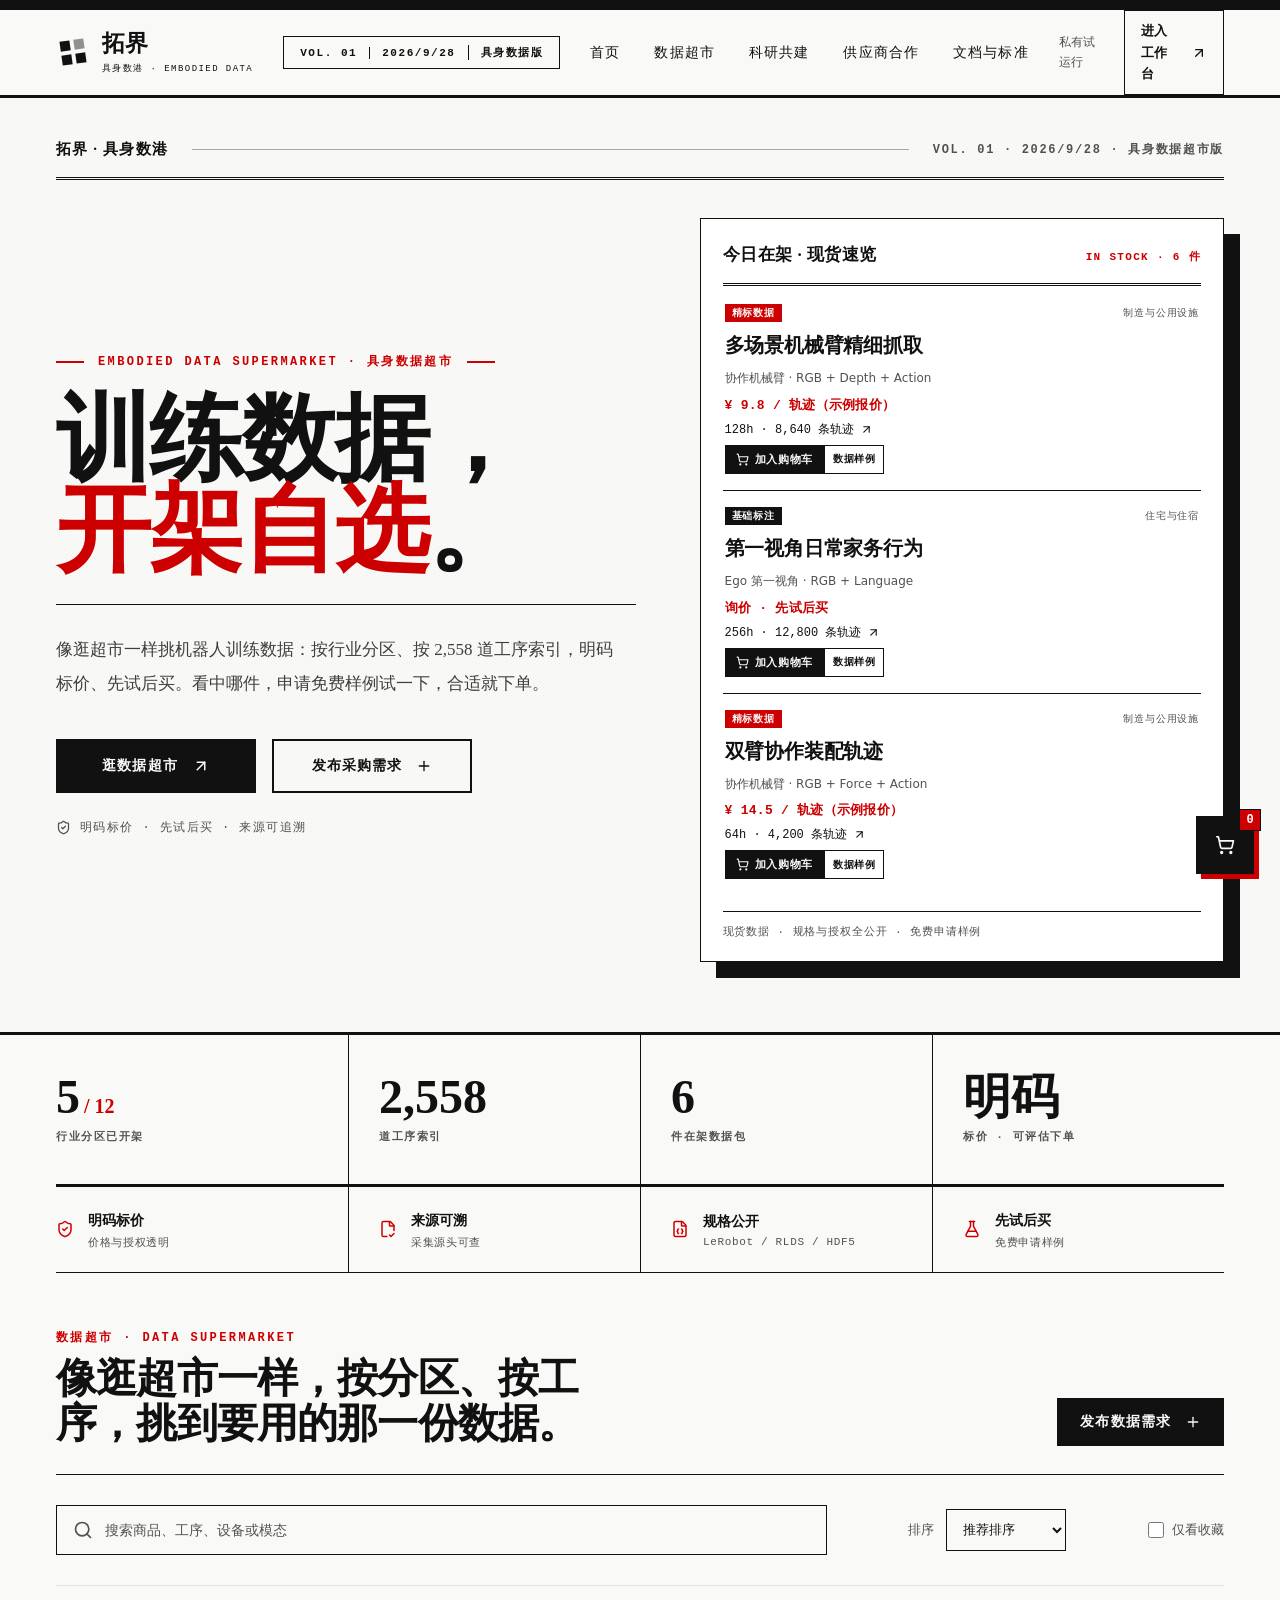
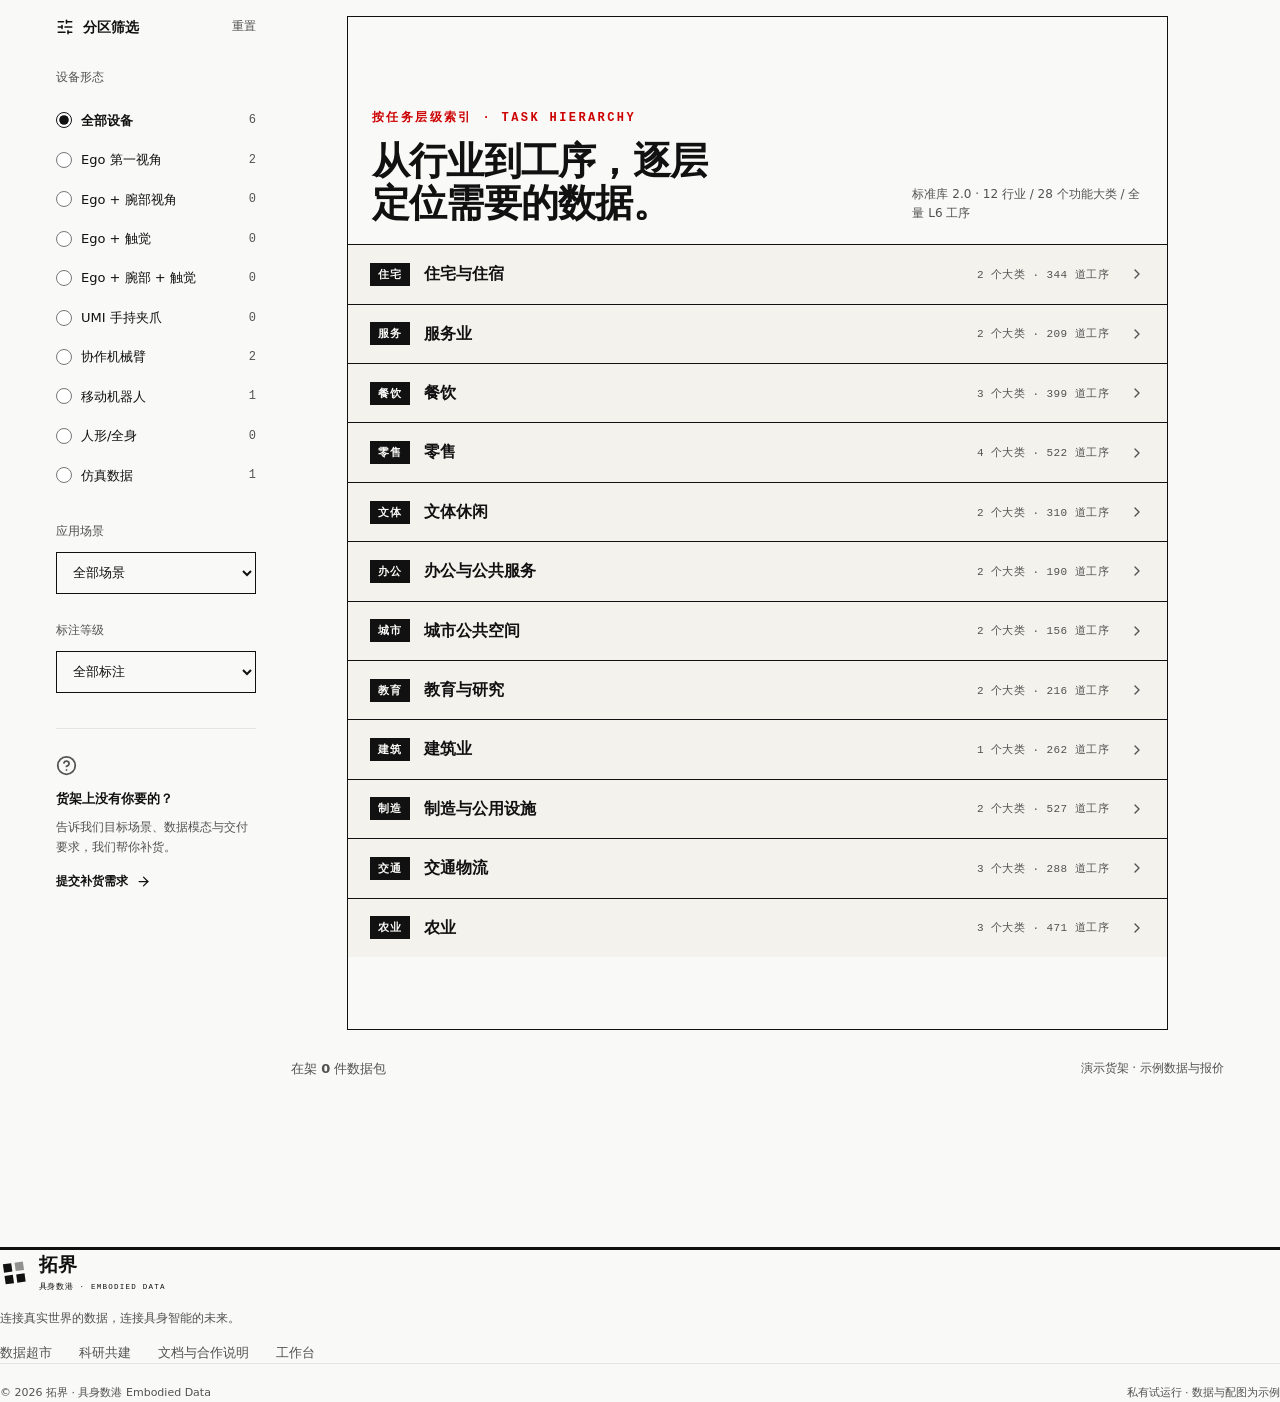
<file: market.html>
<!DOCTYPE html><html lang="zh-CN"><head><meta charSet="utf-8"/><meta name="viewport" content="width=device-width, initial-scale=1"/><link rel="stylesheet" href="_next/static/css/index.Def1sJxX.css" data-rsc-css-href="_next/static/css/index.Def1sJxX.css" data-precedence="vite-rsc/importer-resources"/><title>拓界 · 具身数港｜具身智能数据交易与科研共建平台</title><meta name="description" content="拓界（具身数港）是面向具身智能的训练数据平台：数据集按 12 大行业开架、按 2,558 道标准工序索引，规格、样例与授权边界全部公开。样例免费申请、明码数据包可评估下单，并提供科研共建与供应商合作通道。"/><meta name="application-name" content="拓界 · 具身数港"/><meta name="keywords" content="具身智能,机器人训练数据,具身数据交易,数据集,多模态数据,视触觉数据,科研共建,数据授权"/><meta name="robots" content="index, follow"/><meta property="og:title" content="拓界 · 具身数港｜具身智能数据交易与科研共建平台"/><meta property="og:description" content="数据集按 12 大行业开架、按 2,558 道标准工序索引，规格、样例与授权边界全部公开。"/><meta property="og:url" content="https://tuojie-demo.app.workbuddy.host"/><meta property="og:site_name" content="拓界 · 具身数港"/><meta property="og:type" content="website"/><meta property="og:locale" content="zh_CN"/><meta name="twitter:card" content="summary_large_image"/><meta name="twitter:title" content="拓界 · 具身数港｜具身智能数据交易与科研共建平台"/><meta name="twitter:description" content="数据集按 12 大行业开架、按 2,558 道标准工序索引，规格、样例与授权边界全部公开。"/><link rel="shortcut icon" href="/favicon.svg"/><link rel="icon" href="/favicon.svg"/><meta name="codex-preview" content="development"/><noscript></noscript><script type="application/ld+json">{"@context":"https://schema.org","@type":"Organization","name":"拓界 · 具身数港","alternateName":"具身数港 Embodied Data","description":"面向具身智能的训练数据平台：数据集按 12 大行业开架、按 2,558 道标准工序索引，规格、样例与授权边界全部公开。","url":"https://tuojie-demo.app.workbuddy.host"}</script>
</head><body class="antialiased"><div class="site "><header class="header"><div class="header-inner"><a href="/" class="brand" aria-label="拓界首页"><span class="brand-mark"><i></i><i></i><i></i><i></i></span><span>拓界<small>具身数港 · EMBODIED DATA</small></span></a><div class="press-meta" aria-hidden="true"><span>VOL. 01</span><span>2026/9/28</span><span>具身数据版</span></div><nav class="nav" aria-label="主导航"><a href="/" class="">首页</a><a href="/#market" class="">数据超市</a><a href="research.html" class="">科研共建</a><a href="suppliers.html" class="">供应商合作</a><a href="standards.html" class="">文档与标准</a></nav><div class="header-actions"><span class="pilot-label">私有试运行</span><a href="workspace.html" class="workspace-link">进入工作台 <svg xmlns="http://www.w3.org/2000/svg" width="16" height="16" viewBox="0 0 24 24" fill="none" stroke="currentColor" stroke-width="2" stroke-linecap="round" stroke-linejoin="round" class="lucide lucide-arrow-up-right" aria-hidden="true"><path d="M7 7h10v10"></path><path d="M7 17 17 7"></path></svg></a><button data-slot="button" data-variant="ghost" data-size="icon" class="inline-flex shrink-0 items-center justify-center gap-2 rounded-md text-sm font-medium whitespace-nowrap transition-all outline-none focus-visible:border-ring focus-visible:ring-[3px] focus-visible:ring-ring/50 disabled:pointer-events-none disabled:opacity-50 aria-invalid:border-destructive aria-invalid:ring-destructive/20 dark:aria-invalid:ring-destructive/40 [&amp;_svg]:pointer-events-none [&amp;_svg]:shrink-0 [&amp;_svg:not([class*=&#x27;size-&#x27;])]:size-4 hover:bg-accent hover:text-accent-foreground dark:hover:bg-accent/50 size-9 mobile-menu" aria-label="打开菜单"><svg xmlns="http://www.w3.org/2000/svg" width="24" height="24" viewBox="0 0 24 24" fill="none" stroke="currentColor" stroke-width="2" stroke-linecap="round" stroke-linejoin="round" class="lucide lucide-menu" aria-hidden="true"><path d="M4 5h16"></path><path d="M4 12h16"></path><path d="M4 19h16"></path></svg></button></div></div></header><main id="main-content"><section class="home-hero"><div class="home-hero-inner"><header class="home-hero-masthead"><span class="hero-masthead-name">拓界 · 具身数港</span><span class="hero-masthead-line" aria-hidden="true"></span><span class="hero-masthead-edition">VOL. 01 · <!-- -->2026/9/28<!-- --> · 具身数据超市版</span></header><div class="home-hero-body"><div class="home-hero-copy"><div class="hero-kicker">EMBODIED DATA SUPERMARKET · 具身数据超市</div><h1 class="home-hero-title">训练数据，<em>开架自选</em>。</h1><p class="home-hero-sub">像逛超市一样挑机器人训练数据：按行业分区、按 2,558 道工序索引，明码标价、先试后买。看中哪件，申请免费样例试一下，合适就下单。</p><div class="home-hero-actions"><a href="/#market" class="action dark">逛数据超市 <svg xmlns="http://www.w3.org/2000/svg" width="18" height="18" viewBox="0 0 24 24" fill="none" stroke="currentColor" stroke-width="2" stroke-linecap="round" stroke-linejoin="round" class="lucide lucide-arrow-up-right" aria-hidden="true"><path d="M7 7h10v10"></path><path d="M7 17 17 7"></path></svg></a><button data-slot="button" data-variant="default" data-size="default" class="inline-flex shrink-0 items-center justify-center gap-2 rounded-md text-sm font-medium whitespace-nowrap transition-all outline-none focus-visible:border-ring focus-visible:ring-[3px] focus-visible:ring-ring/50 disabled:pointer-events-none disabled:opacity-50 aria-invalid:border-destructive aria-invalid:ring-destructive/20 dark:aria-invalid:ring-destructive/40 [&amp;_svg]:pointer-events-none [&amp;_svg]:shrink-0 [&amp;_svg:not([class*=&#x27;size-&#x27;])]:size-4 bg-primary text-primary-foreground hover:bg-primary/90 h-9 px-4 py-2 has-[&gt;svg]:px-3 action outline-dark">发布采购需求 <svg xmlns="http://www.w3.org/2000/svg" width="17" height="17" viewBox="0 0 24 24" fill="none" stroke="currentColor" stroke-width="2" stroke-linecap="round" stroke-linejoin="round" class="lucide lucide-plus" aria-hidden="true"><path d="M5 12h14"></path><path d="M12 5v14"></path></svg></button></div><div class="home-hero-note"><svg xmlns="http://www.w3.org/2000/svg" width="15" height="15" viewBox="0 0 24 24" fill="none" stroke="currentColor" stroke-width="2" stroke-linecap="round" stroke-linejoin="round" class="lucide lucide-shield-check" aria-hidden="true"><path d="M20 13c0 5-3.5 7.5-7.66 8.95a1 1 0 0 1-.67-.01C7.5 20.5 4 18 4 13V6a1 1 0 0 1 1-1c2 0 4.5-1.2 6.24-2.72a1.17 1.17 0 0 1 1.52 0C14.51 3.81 17 5 19 5a1 1 0 0 1 1 1z"></path><path d="m9 12 2 2 4-4"></path></svg> 明码标价 · 先试后买 · 来源可追溯</div></div><div class="hero-shelf"><div class="hero-shelf-head"><span>今日在架 · 现货速览</span><span>IN STOCK · <!-- -->6<!-- --> 件</span></div><div class="hero-shelf-grid"><a href="dataset-dexterous-pick.html" class="hero-sku"><span class="sku-top"><span class="sku-grade quality">精标数据</span><span class="sku-aisle">制造与公用设施</span></span><strong class="sku-name">多场景机械臂精细抓取</strong><span class="sku-meta">协作机械臂<!-- --> · <!-- -->RGB + Depth + Action</span><span class="sku-price">¥ 9.8 / 轨迹（示例报价）</span><span class="sku-nums">128<!-- -->h · <!-- -->8,640<!-- --> 条轨迹 <svg xmlns="http://www.w3.org/2000/svg" width="13" height="13" viewBox="0 0 24 24" fill="none" stroke="currentColor" stroke-width="2" stroke-linecap="round" stroke-linejoin="round" class="lucide lucide-arrow-up-right" aria-hidden="true"><path d="M7 7h10v10"></path><path d="M7 17 17 7"></path></svg></span><span class="sku-cart"><button type="button" class="cart-add" data-id="dexterous-pick" data-name="多场景机械臂精细抓取" data-price="¥ 9.8 / 轨迹（示例报价）" data-pricemode="standard" aria-label="加入购物车"><svg xmlns="http://www.w3.org/2000/svg" width="13" height="13" viewBox="0 0 24 24" fill="none" stroke="currentColor" stroke-width="2" stroke-linecap="round" stroke-linejoin="round" class="lucide lucide-shopping-cart" aria-hidden="true"><circle cx="8" cy="21" r="1"></circle><circle cx="19" cy="21" r="1"></circle><path d="M2.05 2.05h2l2.66 12.42a2 2 0 0 0 2 1.58h9.78a2 2 0 0 0 1.95-1.57l1.65-7.43H5.12"></path></svg> 加入购物车</button><button type="button" class="sample-btn small" data-id="dexterous-pick" data-name="多场景机械臂精细抓取" data-tasks="抓取 整理 放置" data-modalities="RGB / Depth / Action" data-scene="制造与公用设施" data-device="协作机械臂" aria-label="查看数据样例">数据样例</button></span></a><a href="dataset-ego-household.html" class="hero-sku"><span class="sku-top"><span class="sku-grade">基础标注</span><span class="sku-aisle">住宅与住宿</span></span><strong class="sku-name">第一视角日常家务行为</strong><span class="sku-meta">Ego 第一视角<!-- --> · <!-- -->RGB + Language</span><span class="sku-price">询价 · 先试后买</span><span class="sku-nums">256<!-- -->h · <!-- -->12,800<!-- --> 条轨迹 <svg xmlns="http://www.w3.org/2000/svg" width="13" height="13" viewBox="0 0 24 24" fill="none" stroke="currentColor" stroke-width="2" stroke-linecap="round" stroke-linejoin="round" class="lucide lucide-arrow-up-right" aria-hidden="true"><path d="M7 7h10v10"></path><path d="M7 17 17 7"></path></svg></span><span class="sku-cart"><button type="button" class="cart-add" data-id="ego-household" data-name="第一视角日常家务行为" data-price="" data-pricemode="custom" aria-label="加入购物车"><svg xmlns="http://www.w3.org/2000/svg" width="13" height="13" viewBox="0 0 24 24" fill="none" stroke="currentColor" stroke-width="2" stroke-linecap="round" stroke-linejoin="round" class="lucide lucide-shopping-cart" aria-hidden="true"><circle cx="8" cy="21" r="1"></circle><circle cx="19" cy="21" r="1"></circle><path d="M2.05 2.05h2l2.66 12.42a2 2 0 0 0 2 1.58h9.78a2 2 0 0 0 1.95-1.57l1.65-7.43H5.12"></path></svg> 加入购物车</button><button type="button" class="sample-btn small" data-id="ego-household" data-name="第一视角日常家务行为" data-tasks="整理 清洁 物品交互" data-modalities="RGB / Language" data-scene="住宅与住宿" data-device="Ego 第一视角" aria-label="查看数据样例">数据样例</button></span></a><a href="/datasets/bimanual-assembly" class="hero-sku"><span class="sku-top"><span class="sku-grade quality">精标数据</span><span class="sku-aisle">制造与公用设施</span></span><strong class="sku-name">双臂协作装配轨迹</strong><span class="sku-meta">协作机械臂<!-- --> · <!-- -->RGB + Force + Action</span><span class="sku-price">¥ 14.5 / 轨迹（示例报价）</span><span class="sku-nums">64<!-- -->h · <!-- -->4,200<!-- --> 条轨迹 <svg xmlns="http://www.w3.org/2000/svg" width="13" height="13" viewBox="0 0 24 24" fill="none" stroke="currentColor" stroke-width="2" stroke-linecap="round" stroke-linejoin="round" class="lucide lucide-arrow-up-right" aria-hidden="true"><path d="M7 7h10v10"></path><path d="M7 17 17 7"></path></svg></span><span class="sku-cart"><button type="button" class="cart-add" data-id="bimanual-assembly" data-name="双臂协作装配轨迹" data-price="¥ 14.5 / 轨迹（示例报价）" data-pricemode="standard" aria-label="加入购物车"><svg xmlns="http://www.w3.org/2000/svg" width="13" height="13" viewBox="0 0 24 24" fill="none" stroke="currentColor" stroke-width="2" stroke-linecap="round" stroke-linejoin="round" class="lucide lucide-shopping-cart" aria-hidden="true"><circle cx="8" cy="21" r="1"></circle><circle cx="19" cy="21" r="1"></circle><path d="M2.05 2.05h2l2.66 12.42a2 2 0 0 0 2 1.58h9.78a2 2 0 0 0 1.95-1.57l1.65-7.43H5.12"></path></svg> 加入购物车</button><button type="button" class="sample-btn small" data-id="bimanual-assembly" data-name="双臂协作装配轨迹" data-tasks="装配 对齐 插接" data-modalities="RGB / Force / Action" data-scene="制造与公用设施" data-device="协作机械臂" aria-label="查看数据样例">数据样例</button></span></a></div><div class="hero-shelf-foot">现货数据 · 规格与授权全公开 · 免费申请样例</div></div></div></div></section><div class="home-impact"><div class="home-impact-item"><b>5<i>/ 12</i></b><span>行业分区已开架</span></div><div class="home-impact-item"><b>2,558</b><span>道工序索引</span></div><div class="home-impact-item"><b>6</b><span>件在架数据包</span></div><div class="home-impact-item"><b>明码</b><span>标价 · 可评估下单</span></div></div><div class="home-trust"><div class="home-trust-item"><svg xmlns="http://www.w3.org/2000/svg" width="18" height="18" viewBox="0 0 24 24" fill="none" stroke="currentColor" stroke-width="2" stroke-linecap="round" stroke-linejoin="round" class="lucide lucide-shield-check" aria-hidden="true"><path d="M20 13c0 5-3.5 7.5-7.66 8.95a1 1 0 0 1-.67-.01C7.5 20.5 4 18 4 13V6a1 1 0 0 1 1-1c2 0 4.5-1.2 6.24-2.72a1.17 1.17 0 0 1 1.52 0C14.51 3.81 17 5 19 5a1 1 0 0 1 1 1z"></path><path d="m9 12 2 2 4-4"></path></svg><div><strong>明码标价</strong><span>价格与授权透明</span></div></div><div class="home-trust-item"><svg xmlns="http://www.w3.org/2000/svg" width="18" height="18" viewBox="0 0 24 24" fill="none" stroke="currentColor" stroke-width="2" stroke-linecap="round" stroke-linejoin="round" class="lucide lucide-file-check-corner" aria-hidden="true"><path d="M10.5 22H6a2 2 0 0 1-2-2V4a2 2 0 0 1 2-2h8a2.4 2.4 0 0 1 1.706.706l3.588 3.588A2.4 2.4 0 0 1 20 8v6"></path><path d="M14 2v5a1 1 0 0 0 1 1h5"></path><path d="m14 20 2 2 4-4"></path></svg><div><strong>来源可溯</strong><span>采集源头可查</span></div></div><div class="home-trust-item"><svg xmlns="http://www.w3.org/2000/svg" width="18" height="18" viewBox="0 0 24 24" fill="none" stroke="currentColor" stroke-width="2" stroke-linecap="round" stroke-linejoin="round" class="lucide lucide-file-braces" aria-hidden="true"><path d="M6 22a2 2 0 0 1-2-2V4a2 2 0 0 1 2-2h8a2.4 2.4 0 0 1 1.704.706l3.588 3.588A2.4 2.4 0 0 1 20 8v12a2 2 0 0 1-2 2z"></path><path d="M14 2v5a1 1 0 0 0 1 1h5"></path><path d="M10 12a1 1 0 0 0-1 1v1a1 1 0 0 1-1 1 1 1 0 0 1 1 1v1a1 1 0 0 0 1 1"></path><path d="M14 18a1 1 0 0 0 1-1v-1a1 1 0 0 1 1-1 1 1 0 0 1-1-1v-1a1 1 0 0 0-1-1"></path></svg><div><strong>规格公开</strong><span>LeRobot / RLDS / HDF5</span></div></div><div class="home-trust-item"><svg xmlns="http://www.w3.org/2000/svg" width="18" height="18" viewBox="0 0 24 24" fill="none" stroke="currentColor" stroke-width="2" stroke-linecap="round" stroke-linejoin="round" class="lucide lucide-flask-conical" aria-hidden="true"><path d="M14 2v6a2 2 0 0 0 .245.96l5.51 10.08A2 2 0 0 1 18 22H6a2 2 0 0 1-1.755-2.96l5.51-10.08A2 2 0 0 0 10 8V2"></path><path d="M6.453 15h11.094"></path><path d="M8.5 2h7"></path></svg><div><strong>先试后买</strong><span>免费申请样例</span></div></div></div><section id="market" class="section home-market"><div class="market-heading"><div><span class="section-label">数据超市 · DATA SUPERMARKET</span><h2>像逛超市一样，按分区、按工序，挑到要用的那一份数据。</h2></div><button data-slot="button" data-variant="default" data-size="default" class="inline-flex shrink-0 items-center justify-center gap-2 rounded-md text-sm font-medium whitespace-nowrap transition-all outline-none focus-visible:border-ring focus-visible:ring-[3px] focus-visible:ring-ring/50 disabled:pointer-events-none disabled:opacity-50 aria-invalid:border-destructive aria-invalid:ring-destructive/20 dark:aria-invalid:ring-destructive/40 [&amp;_svg]:pointer-events-none [&amp;_svg]:shrink-0 [&amp;_svg:not([class*=&#x27;size-&#x27;])]:size-4 bg-primary text-primary-foreground hover:bg-primary/90 h-9 px-4 py-2 has-[&gt;svg]:px-3 action dark">发布数据需求 <svg xmlns="http://www.w3.org/2000/svg" width="17" height="17" viewBox="0 0 24 24" fill="none" stroke="currentColor" stroke-width="2" stroke-linecap="round" stroke-linejoin="round" class="lucide lucide-plus" aria-hidden="true"><path d="M5 12h14"></path><path d="M12 5v14"></path></svg></button></div><div class="market-toolbar"><div class="search-box"><svg xmlns="http://www.w3.org/2000/svg" width="20" height="20" viewBox="0 0 24 24" fill="none" stroke="currentColor" stroke-width="2" stroke-linecap="round" stroke-linejoin="round" class="lucide lucide-search" aria-hidden="true"><path d="m21 21-4.34-4.34"></path><circle cx="11" cy="11" r="8"></circle></svg><input data-slot="input" class="h-9 w-full min-w-0 rounded-md border border-input bg-transparent px-3 py-1 text-base shadow-xs transition-[color,box-shadow] outline-none selection:bg-primary selection:text-primary-foreground file:inline-flex file:h-7 file:border-0 file:bg-transparent file:text-sm file:font-medium file:text-foreground placeholder:text-muted-foreground disabled:pointer-events-none disabled:cursor-not-allowed disabled:opacity-50 md:text-sm dark:bg-input/30 focus-visible:border-ring focus-visible:ring-[3px] focus-visible:ring-ring/50 aria-invalid:border-destructive aria-invalid:ring-destructive/20 dark:aria-invalid:ring-destructive/40" placeholder="搜索商品、工序、设备或模态" aria-label="搜索数据集" value=""/></div><label class="sort-label">排序<select><option value="recommended" selected="">推荐排序</option><option value="hours">时长最多</option><option value="episodes">轨迹最多</option></select></label><label class="fav-filter"><input type="checkbox"/> 仅看收藏</label></div><div class="market-layout"><aside class="filters"><div class="filter-title"><svg xmlns="http://www.w3.org/2000/svg" width="18" height="18" viewBox="0 0 24 24" fill="none" stroke="currentColor" stroke-width="2" stroke-linecap="round" stroke-linejoin="round" class="lucide lucide-sliders-horizontal" aria-hidden="true"><path d="M10 5H3"></path><path d="M12 19H3"></path><path d="M14 3v4"></path><path d="M16 17v4"></path><path d="M21 12h-9"></path><path d="M21 19h-5"></path><path d="M21 5h-7"></path><path d="M8 10v4"></path><path d="M8 12H3"></path></svg> 分区筛选<button>重置</button></div><fieldset><legend>设备形态</legend><label class="checked"><input type="radio" name="deviceForm" checked=""/>全部设备<span>6</span></label><label class=""><input type="radio" name="deviceForm"/>Ego 第一视角<span>2</span></label><label class=""><input type="radio" name="deviceForm"/>Ego + 腕部视角<span>0</span></label><label class=""><input type="radio" name="deviceForm"/>Ego + 触觉<span>0</span></label><label class=""><input type="radio" name="deviceForm"/>Ego + 腕部 + 触觉<span>0</span></label><label class=""><input type="radio" name="deviceForm"/>UMI 手持夹爪<span>0</span></label><label class=""><input type="radio" name="deviceForm"/>协作机械臂<span>2</span></label><label class=""><input type="radio" name="deviceForm"/>移动机器人<span>1</span></label><label class=""><input type="radio" name="deviceForm"/>人形/全身<span>0</span></label><label class=""><input type="radio" name="deviceForm"/>仿真数据<span>1</span></label></fieldset><label class="filter-select">应用场景<select><option selected="">全部场景</option><option>住宅与住宿</option><option>服务业</option><option>餐饮</option><option>零售</option><option>文体休闲</option><option>办公与公共服务</option><option>城市公共空间</option><option>教育与研究</option><option>建筑业</option><option>制造与公用设施</option><option>交通物流</option><option>农业</option></select></label><label class="filter-select">标注等级<select><option selected="">全部标注</option><option>精标数据</option><option>基础标注</option><option>原始数据</option></select></label><div class="filter-help"><svg xmlns="http://www.w3.org/2000/svg" width="21" height="21" viewBox="0 0 24 24" fill="none" stroke="currentColor" stroke-width="2" stroke-linecap="round" stroke-linejoin="round" class="lucide lucide-circle-question-mark" aria-hidden="true"><circle cx="12" cy="12" r="10"></circle><path d="M9.09 9a3 3 0 0 1 5.83 1c0 2-3 3-3 3"></path><path d="M12 17h.01"></path></svg><strong>货架上没有你要的？</strong><p>告诉我们目标场景、数据模态与交付要求，我们帮你补货。</p><button>提交补货需求 <svg xmlns="http://www.w3.org/2000/svg" width="15" height="15" viewBox="0 0 24 24" fill="none" stroke="currentColor" stroke-width="2" stroke-linecap="round" stroke-linejoin="round" class="lucide lucide-arrow-right" aria-hidden="true"><path d="M5 12h14"></path><path d="m12 5 7 7-7 7"></path></svg></button></div></aside><div class="market-results"><section class="section task-hierarchy-section"><div class="section-heading"><div><div class="section-label">按任务层级索引 · TASK HIERARCHY</div><h2>从行业到工序，逐层定位需要的数据。</h2></div><span class="sample-label">标准库 2.0 · 12 行业 / <!-- -->28<!-- --> 个功能大类 / 全量 L6 工序</span></div><div class="th-tree"><details class="th-industry"><summary><span class="th-i-no">住宅</span><strong>住宅与住宿</strong><span class="th-i-meta">2<!-- --> 个大类 · <!-- -->344<!-- --> 道工序</span><span class="th-i-icon"><svg xmlns="http://www.w3.org/2000/svg" width="16" height="16" viewBox="0 0 24 24" fill="none" stroke="currentColor" stroke-width="2" stroke-linecap="round" stroke-linejoin="round" class="lucide lucide-chevron-right" aria-hidden="true"><path d="m9 18 6-6-6-6"></path></svg></span></summary><div class="th-groups"><details class="th-group"><summary><span>住宅</span><span class="th-g-count">151<!-- --> 道</span><span class="th-i-icon"><svg xmlns="http://www.w3.org/2000/svg" width="14" height="14" viewBox="0 0 24 24" fill="none" stroke="currentColor" stroke-width="2" stroke-linecap="round" stroke-linejoin="round" class="lucide lucide-chevron-right" aria-hidden="true"><path d="m9 18 6-6-6-6"></path></svg></span></summary><div class="th-chips"><span class="th-chip live"><button type="button" class="th-chip-text" title="点击用「清洁」搜索在架数据">清洁鞋柜</button><button type="button" class="sample-btn chip" data-id="ego-household" data-name="第一视角日常家务行为" data-tasks="整理 清洁 物品交互" data-modalities="RGB / Language" data-scene="住宅与住宿" data-device="Ego 第一视角" aria-label="查看「清洁鞋柜」数据样例">样例</button></span><span class="th-chip live"><button type="button" class="th-chip-text" title="点击用「清洁」搜索在架数据">清洁换鞋凳</button><button type="button" class="sample-btn chip" data-id="ego-household" data-name="第一视角日常家务行为" data-tasks="整理 清洁 物品交互" data-modalities="RGB / Language" data-scene="住宅与住宿" data-device="Ego 第一视角" aria-label="查看「清洁换鞋凳」数据样例">样例</button></span><span class="th-chip"><span>洗地垫/脚垫</span></span><span class="th-chip"><span>摆鞋</span></span><span class="th-chip"><span>雨具归位</span></span><span class="th-chip"><span>钥匙杂物归位</span></span><span class="th-chip live"><button type="button" class="th-chip-text" title="点击用「清洁」搜索在架数据">地面清洁</button><button type="button" class="sample-btn chip" data-id="ego-household" data-name="第一视角日常家务行为" data-tasks="整理 清洁 物品交互" data-modalities="RGB / Language" data-scene="住宅与住宿" data-device="Ego 第一视角" aria-label="查看「地面清洁」数据样例">样例</button></span><span class="th-chip live"><button type="button" class="th-chip-text" title="点击用「清洁」搜索在架数据">清洁茶几电视柜</button><button type="button" class="sample-btn chip" data-id="ego-household" data-name="第一视角日常家务行为" data-tasks="整理 清洁 物品交互" data-modalities="RGB / Language" data-scene="住宅与住宿" data-device="Ego 第一视角" aria-label="查看「清洁茶几电视柜」数据样例">样例</button></span><span class="th-chip live"><button type="button" class="th-chip-text" title="点击用「清洁」搜索在架数据">清洁电视/屏幕</button><button type="button" class="sample-btn chip" data-id="ego-household" data-name="第一视角日常家务行为" data-tasks="整理 清洁 物品交互" data-modalities="RGB / Language" data-scene="住宅与住宿" data-device="Ego 第一视角" aria-label="查看「清洁电视/屏幕」数据样例">样例</button></span><span class="th-chip"><span>拆洗窗帘</span></span><span class="th-chip"><span>客厅物品归位</span></span><span class="th-chip"><span>摆装饰品</span></span><span class="th-chip"><span>木地板打蜡</span></span><span class="th-chip"><span>石材地面打磨</span></span><span class="th-chip"><span>地毯吸尘</span></span><span class="th-chip"><span>地毯除渍清洗</span></span><span class="th-chip"><span>家具上蜡</span></span><span class="th-chip live"><button type="button" class="th-chip-text" title="点击用「清洁」搜索在架数据">清洁布艺沙发</button><button type="button" class="sample-btn chip" data-id="ego-household" data-name="第一视角日常家务行为" data-tasks="整理 清洁 物品交互" data-modalities="RGB / Language" data-scene="住宅与住宿" data-device="Ego 第一视角" aria-label="查看「清洁布艺沙发」数据样例">样例</button></span><span class="th-chip live"><button type="button" class="th-chip-text" title="点击用「清洁」搜索在架数据">皮沙发清洁保养</button><button type="button" class="sample-btn chip" data-id="ego-household" data-name="第一视角日常家务行为" data-tasks="整理 清洁 物品交互" data-modalities="RGB / Language" data-scene="住宅与住宿" data-device="Ego 第一视角" aria-label="查看「皮沙发清洁保养」数据样例">样例</button></span><span class="th-chip live"><button type="button" class="th-chip-text" title="点击用「清洁」搜索在架数据">清洁餐桌椅</button><button type="button" class="sample-btn chip" data-id="ego-household" data-name="第一视角日常家务行为" data-tasks="整理 清洁 物品交互" data-modalities="RGB / Language" data-scene="住宅与住宿" data-device="Ego 第一视角" aria-label="查看「清洁餐桌椅」数据样例">样例</button></span><span class="th-chip live"><button type="button" class="th-chip-text" title="点击用「清洁」搜索在架数据">清洁酒柜/餐边柜</button><button type="button" class="sample-btn chip" data-id="ego-household" data-name="第一视角日常家务行为" data-tasks="整理 清洁 物品交互" data-modalities="RGB / Language" data-scene="住宅与住宿" data-device="Ego 第一视角" aria-label="查看「清洁酒柜/餐边柜」数据样例">样例</button></span><span class="th-chip"><span>餐具消毒</span></span><span class="th-chip"><span>餐具归位</span></span><span class="th-chip live"><button type="button" class="th-chip-text" title="点击用「整理」搜索在架数据">整理餐桌物品</button><button type="button" class="sample-btn chip" data-id="ego-household" data-name="第一视角日常家务行为" data-tasks="整理 清洁 物品交互" data-modalities="RGB / Language" data-scene="住宅与住宿" data-device="Ego 第一视角" aria-label="查看「整理餐桌物品」数据样例">样例</button></span><span class="th-chip live"><button type="button" class="th-chip-text" title="点击用「整理」搜索在架数据">整理餐边柜物品</button><button type="button" class="sample-btn chip" data-id="ego-household" data-name="第一视角日常家务行为" data-tasks="整理 清洁 物品交互" data-modalities="RGB / Language" data-scene="住宅与住宿" data-device="Ego 第一视角" aria-label="查看「整理餐边柜物品」数据样例">样例</button></span><span class="th-chip"><span>烹饪</span></span><span class="th-chip"><span>洗菜备菜</span></span><span class="th-chip"><span>洗油烟机</span></span><span class="th-chip live"><button type="button" class="th-chip-text" title="点击用「清洁」搜索在架数据">清洁灶台</button><button type="button" class="sample-btn chip" data-id="ego-household" data-name="第一视角日常家务行为" data-tasks="整理 清洁 物品交互" data-modalities="RGB / Language" data-scene="住宅与住宿" data-device="Ego 第一视角" aria-label="查看「清洁灶台」数据样例">样例</button></span><span class="th-chip"><span>燃气灶除垢</span></span><span class="th-chip live"><button type="button" class="th-chip-text" title="点击用「清洁」搜索在架数据">清洁操作台面</button><button type="button" class="sample-btn chip" data-id="ego-household" data-name="第一视角日常家务行为" data-tasks="整理 清洁 物品交互" data-modalities="RGB / Language" data-scene="住宅与住宿" data-device="Ego 第一视角" aria-label="查看「清洁操作台面」数据样例">样例</button></span><span class="th-chip"><span>刷水槽</span></span><span class="th-chip"><span>水龙头除垢</span></span><span class="th-chip live"><button type="button" class="th-chip-text" title="点击用「清洁」搜索在架数据">清洁橱柜</button><button type="button" class="sample-btn chip" data-id="ego-household" data-name="第一视角日常家务行为" data-tasks="整理 清洁 物品交互" data-modalities="RGB / Language" data-scene="住宅与住宿" data-device="Ego 第一视角" aria-label="查看「清洁橱柜」数据样例">样例</button></span><span class="th-chip live"><button type="button" class="th-chip-text" title="点击用「清洁」搜索在架数据">清洁冰箱/除霜</button><button type="button" class="sample-btn chip" data-id="ego-household" data-name="第一视角日常家务行为" data-tasks="整理 清洁 物品交互" data-modalities="RGB / Language" data-scene="住宅与住宿" data-device="Ego 第一视角" aria-label="查看「清洁冰箱/除霜」数据样例">样例</button></span><span class="th-chip live"><button type="button" class="th-chip-text" title="点击用「清洁」搜索在架数据">清洁微波炉烤箱</button><button type="button" class="sample-btn chip" data-id="ego-household" data-name="第一视角日常家务行为" data-tasks="整理 清洁 物品交互" data-modalities="RGB / Language" data-scene="住宅与住宿" data-device="Ego 第一视角" aria-label="查看「清洁微波炉烤箱」数据样例">样例</button></span><span class="th-chip"><span>厨具餐具消毒</span></span><span class="th-chip"><span>调料归位</span></span><span class="th-chip live"><button type="button" class="th-chip-text" title="点击用「整理」搜索在架数据">整理冰箱食品</button><button type="button" class="sample-btn chip" data-id="ego-household" data-name="第一视角日常家务行为" data-tasks="整理 清洁 物品交互" data-modalities="RGB / Language" data-scene="住宅与住宿" data-device="Ego 第一视角" aria-label="查看「整理冰箱食品」数据样例">样例</button></span><span class="th-chip"><span>厨具餐具归位</span></span><span class="th-chip"><span>床垫除螨</span></span><span class="th-chip live"><button type="button" class="th-chip-text" title="点击用「清洁」搜索在架数据">清洁衣柜</button><button type="button" class="sample-btn chip" data-id="ego-household" data-name="第一视角日常家务行为" data-tasks="整理 清洁 物品交互" data-modalities="RGB / Language" data-scene="住宅与住宿" data-device="Ego 第一视角" aria-label="查看「清洁衣柜」数据样例">样例</button></span><span class="th-chip live"><button type="button" class="th-chip-text" title="点击用「清洁」搜索在架数据">清洁床头柜</button><button type="button" class="sample-btn chip" data-id="ego-household" data-name="第一视角日常家务行为" data-tasks="整理 清洁 物品交互" data-modalities="RGB / Language" data-scene="住宅与住宿" data-device="Ego 第一视角" aria-label="查看「清洁床头柜」数据样例">样例</button></span><span class="th-chip live"><button type="button" class="th-chip-text" title="点击用「整理」搜索在架数据">整理收纳衣物</button><button type="button" class="sample-btn chip" data-id="ego-household" data-name="第一视角日常家务行为" data-tasks="整理 清洁 物品交互" data-modalities="RGB / Language" data-scene="住宅与住宿" data-device="Ego 第一视角" aria-label="查看「整理收纳衣物」数据样例">样例</button></span><span class="th-chip live"><button type="button" class="th-chip-text" title="点击用「整理」搜索在架数据">整理衣柜</button><button type="button" class="sample-btn chip" data-id="ego-household" data-name="第一视角日常家务行为" data-tasks="整理 清洁 物品交互" data-modalities="RGB / Language" data-scene="住宅与住宿" data-device="Ego 第一视角" aria-label="查看「整理衣柜」数据样例">样例</button></span><span class="th-chip"><span>床品归位</span></span><span class="th-chip"><span>床头物品归位</span></span><span class="th-chip"><span>刷马桶</span></span><span class="th-chip"><span>马桶消毒</span></span><span class="th-chip live"><button type="button" class="th-chip-text" title="点击用「清洁」搜索在架数据">清洁洗手台</button><button type="button" class="sample-btn chip" data-id="ego-household" data-name="第一视角日常家务行为" data-tasks="整理 清洁 物品交互" data-modalities="RGB / Language" data-scene="住宅与住宿" data-device="Ego 第一视角" aria-label="查看「清洁洗手台」数据样例">样例</button></span><span class="th-chip"><span>刷淋浴间</span></span><span class="th-chip"><span>刷浴缸消毒</span></span><span class="th-chip"><span>花洒除垢</span></span><span class="th-chip"><span>瓷砖缝除霉</span></span><span class="th-chip"><span>卫生间消毒</span></span><span class="th-chip"><span>补充洗手间用品</span></span><span class="th-chip live"><button type="button" class="th-chip-text" title="点击用「清洁」搜索在架数据">收纳清洁用品</button><button type="button" class="sample-btn chip" data-id="ego-household" data-name="第一视角日常家务行为" data-tasks="整理 清洁 物品交互" data-modalities="RGB / Language" data-scene="住宅与住宿" data-device="Ego 第一视角" aria-label="查看「收纳清洁用品」数据样例">样例</button></span><span class="th-chip live"><button type="button" class="th-chip-text" title="点击用「清洁」搜索在架数据">清洁晾衣架</button><button type="button" class="sample-btn chip" data-id="ego-household" data-name="第一视角日常家务行为" data-tasks="整理 清洁 物品交互" data-modalities="RGB / Language" data-scene="住宅与住宿" data-device="Ego 第一视角" aria-label="查看「清洁晾衣架」数据样例">样例</button></span><span class="th-chip live"><button type="button" class="th-chip-text" title="点击用「清洁」搜索在架数据">清洁储物柜</button><button type="button" class="sample-btn chip" data-id="ego-household" data-name="第一视角日常家务行为" data-tasks="整理 清洁 物品交互" data-modalities="RGB / Language" data-scene="住宅与住宿" data-device="Ego 第一视角" aria-label="查看「清洁储物柜」数据样例">样例</button></span><span class="th-chip"><span>收晾晒衣物</span></span><span class="th-chip live"><button type="button" class="th-chip-text" title="点击用「整理」搜索在架数据">整理阳台杂物</button><button type="button" class="sample-btn chip" data-id="ego-household" data-name="第一视角日常家务行为" data-tasks="整理 清洁 物品交互" data-modalities="RGB / Language" data-scene="住宅与住宿" data-device="Ego 第一视角" aria-label="查看「整理阳台杂物」数据样例">样例</button></span><span class="th-chip"><span>洗地垫</span></span><span class="th-chip"><span>擦栏杆</span></span><span class="th-chip"><span>疏通地漏</span></span><span class="th-chip"><span>绿植养护</span></span><span class="th-chip live"><button type="button" class="th-chip-text" title="点击用「清洁」搜索在架数据">清洁书桌</button><button type="button" class="sample-btn chip" data-id="ego-household" data-name="第一视角日常家务行为" data-tasks="整理 清洁 物品交互" data-modalities="RGB / Language" data-scene="住宅与住宿" data-device="Ego 第一视角" aria-label="查看「清洁书桌」数据样例">样例</button></span><span class="th-chip live"><button type="button" class="th-chip-text" title="点击用「清洁」搜索在架数据">清洁书柜/书架</button><button type="button" class="sample-btn chip" data-id="ego-household" data-name="第一视角日常家务行为" data-tasks="整理 清洁 物品交互" data-modalities="RGB / Language" data-scene="住宅与住宿" data-device="Ego 第一视角" aria-label="查看「清洁书柜/书架」数据样例">样例</button></span><span class="th-chip live"><button type="button" class="th-chip-text" title="点击用「整理」搜索在架数据">整理归档文件</button><button type="button" class="sample-btn chip" data-id="ego-household" data-name="第一视角日常家务行为" data-tasks="整理 清洁 物品交互" data-modalities="RGB / Language" data-scene="住宅与住宿" data-device="Ego 第一视角" aria-label="查看「整理归档文件」数据样例">样例</button></span><span class="th-chip live"><button type="button" class="th-chip-text" title="点击用「整理」搜索在架数据">整理书架</button><button type="button" class="sample-btn chip" data-id="ego-household" data-name="第一视角日常家务行为" data-tasks="整理 清洁 物品交互" data-modalities="RGB / Language" data-scene="住宅与住宿" data-device="Ego 第一视角" aria-label="查看「整理书架」数据样例">样例</button></span><span class="th-chip live"><button type="button" class="th-chip-text" title="点击用「整理」搜索在架数据">整理桌面物品</button><button type="button" class="sample-btn chip" data-id="ego-household" data-name="第一视角日常家务行为" data-tasks="整理 清洁 物品交互" data-modalities="RGB / Language" data-scene="住宅与住宿" data-device="Ego 第一视角" aria-label="查看「整理桌面物品」数据样例">样例</button></span><span class="th-chip"><span>物品归位</span></span><span class="th-chip live"><button type="button" class="th-chip-text" title="点击用「清洁」搜索在架数据">清洁储物架</button><button type="button" class="sample-btn chip" data-id="ego-household" data-name="第一视角日常家务行为" data-tasks="整理 清洁 物品交互" data-modalities="RGB / Language" data-scene="住宅与住宿" data-device="Ego 第一视角" aria-label="查看「清洁储物架」数据样例">样例</button></span><span class="th-chip live"><button type="button" class="th-chip-text" title="点击用「整理」搜索在架数据">整理收纳箱</button><button type="button" class="sample-btn chip" data-id="ego-household" data-name="第一视角日常家务行为" data-tasks="整理 清洁 物品交互" data-modalities="RGB / Language" data-scene="住宅与住宿" data-device="Ego 第一视角" aria-label="查看「整理收纳箱」数据样例">样例</button></span><span class="th-chip"><span>物品分类摆放</span></span><span class="th-chip"><span>除湿防潮</span></span><span class="th-chip"><span>除虫防霉</span></span><span class="th-chip live"><button type="button" class="th-chip-text" title="点击用「整理」搜索在架数据">整理工具</button><button type="button" class="sample-btn chip" data-id="ego-household" data-name="第一视角日常家务行为" data-tasks="整理 清洁 物品交互" data-modalities="RGB / Language" data-scene="住宅与住宿" data-device="Ego 第一视角" aria-label="查看「整理工具」数据样例">样例</button></span><span class="th-chip"><span>清点物品</span></span><span class="th-chip"><span>洗洗衣机内筒</span></span><span class="th-chip"><span>清烘干机滤网</span></span><span class="th-chip"><span>晾晒衣物</span></span><span class="th-chip"><span>收叠衣物</span></span><span class="th-chip"><span>熨烫衣物</span></span><span class="th-chip live"><button type="button" class="th-chip-text" title="点击用「整理」搜索在架数据">整理洗涤用品</button><button type="button" class="sample-btn chip" data-id="ego-household" data-name="第一视角日常家务行为" data-tasks="整理 清洁 物品交互" data-modalities="RGB / Language" data-scene="住宅与住宿" data-device="Ego 第一视角" aria-label="查看「整理洗涤用品」数据样例">样例</button></span><span class="th-chip"><span>杂物归位</span></span><span class="th-chip"><span>扫落叶</span></span><span class="th-chip"><span>修剪草坪</span></span><span class="th-chip"><span>浇花</span></span><span class="th-chip"><span>清花坛</span></span><span class="th-chip live"><button type="button" class="th-chip-text" title="点击用「清洁」搜索在架数据">清洁户外家具</button><button type="button" class="sample-btn chip" data-id="ego-household" data-name="第一视角日常家务行为" data-tasks="整理 清洁 物品交互" data-modalities="RGB / Language" data-scene="住宅与住宿" data-device="Ego 第一视角" aria-label="查看「清洁户外家具」数据样例">样例</button></span><span class="th-chip"><span>洗遮阳棚/遮阳伞</span></span><span class="th-chip"><span>园艺工具归位</span></span><span class="th-chip live"><button type="button" class="th-chip-text" title="点击用「整理」搜索在架数据">整理花盆</button><button type="button" class="sample-btn chip" data-id="ego-household" data-name="第一视角日常家务行为" data-tasks="整理 清洁 物品交互" data-modalities="RGB / Language" data-scene="住宅与住宿" data-device="Ego 第一视角" aria-label="查看「整理花盆」数据样例">样例</button></span><span class="th-chip"><span>拔杂草</span></span><span class="th-chip"><span>除地面油污</span></span><span class="th-chip live"><button type="button" class="th-chip-text" title="点击用「清洁」搜索在架数据">清洁车库门</button><button type="button" class="sample-btn chip" data-id="ego-household" data-name="第一视角日常家务行为" data-tasks="整理 清洁 物品交互" data-modalities="RGB / Language" data-scene="住宅与住宿" data-device="Ego 第一视角" aria-label="查看「清洁车库门」数据样例">样例</button></span><span class="th-chip live"><button type="button" class="th-chip-text" title="点击用「清洁」搜索在架数据">清洁工具架</button><button type="button" class="sample-btn chip" data-id="ego-household" data-name="第一视角日常家务行为" data-tasks="整理 清洁 物品交互" data-modalities="RGB / Language" data-scene="住宅与住宿" data-device="Ego 第一视角" aria-label="查看「清洁工具架」数据样例">样例</button></span><span class="th-chip"><span>工具归位</span></span><span class="th-chip live"><button type="button" class="th-chip-text" title="点击用「整理」搜索在架数据">整理随车物品</button><button type="button" class="sample-btn chip" data-id="ego-household" data-name="第一视角日常家务行为" data-tasks="整理 清洁 物品交互" data-modalities="RGB / Language" data-scene="住宅与住宿" data-device="Ego 第一视角" aria-label="查看「整理随车物品」数据样例">样例</button></span><span class="th-chip"><span>擦车窗</span></span><span class="th-chip"><span>浇水</span></span><span class="th-chip"><span>修剪灌木</span></span><span class="th-chip"><span>除草</span></span><span class="th-chip"><span>施肥</span></span><span class="th-chip"><span>松土</span></span><span class="th-chip"><span>清落叶</span></span><span class="th-chip"><span>修剪花枝</span></span><span class="th-chip live"><button type="button" class="th-chip-text" title="点击用「清洁」搜索在架数据">清洁花盆</button><button type="button" class="sample-btn chip" data-id="ego-household" data-name="第一视角日常家务行为" data-tasks="整理 清洁 物品交互" data-modalities="RGB / Language" data-scene="住宅与住宿" data-device="Ego 第一视角" aria-label="查看「清洁花盆」数据样例">样例</button></span><span class="th-chip live"><button type="button" class="th-chip-text" title="点击用「整理」搜索在架数据">整理园艺工具</button><button type="button" class="sample-btn chip" data-id="ego-household" data-name="第一视角日常家务行为" data-tasks="整理 清洁 物品交互" data-modalities="RGB / Language" data-scene="住宅与住宿" data-device="Ego 第一视角" aria-label="查看「整理园艺工具」数据样例">样例</button></span><span class="th-chip live"><button type="button" class="th-chip-text" title="点击用「整理」搜索在架数据">整理线缆</button><button type="button" class="sample-btn chip" data-id="ego-household" data-name="第一视角日常家务行为" data-tasks="整理 清洁 物品交互" data-modalities="RGB / Language" data-scene="住宅与住宿" data-device="Ego 第一视角" aria-label="查看「整理线缆」数据样例">样例</button></span><span class="th-chip live"><button type="button" class="th-chip-text" title="点击用「清洁」搜索在架数据">清洁投影幕布</button><button type="button" class="sample-btn chip" data-id="ego-household" data-name="第一视角日常家务行为" data-tasks="整理 清洁 物品交互" data-modalities="RGB / Language" data-scene="住宅与住宿" data-device="Ego 第一视角" aria-label="查看「清洁投影幕布」数据样例">样例</button></span><span class="th-chip"><span>擦拭音响设备</span></span><span class="th-chip live"><button type="button" class="th-chip-text" title="点击用「清洁」搜索在架数据">清洁沙发</button><button type="button" class="sample-btn chip" data-id="ego-household" data-name="第一视角日常家务行为" data-tasks="整理 清洁 物品交互" data-modalities="RGB / Language" data-scene="住宅与住宿" data-device="Ego 第一视角" aria-label="查看「清洁沙发」数据样例">样例</button></span><span class="th-chip live"><button type="button" class="th-chip-text" title="点击用「清洁」搜索在架数据">清洁遥控器</button><button type="button" class="sample-btn chip" data-id="ego-household" data-name="第一视角日常家务行为" data-tasks="整理 清洁 物品交互" data-modalities="RGB / Language" data-scene="住宅与住宿" data-device="Ego 第一视角" aria-label="查看「清洁遥控器」数据样例">样例</button></span><span class="th-chip"><span>地面吸尘</span></span><span class="th-chip live"><button type="button" class="th-chip-text" title="点击用「整理」搜索在架数据">整理碟片</button><button type="button" class="sample-btn chip" data-id="ego-household" data-name="第一视角日常家务行为" data-tasks="整理 清洁 物品交互" data-modalities="RGB / Language" data-scene="住宅与住宿" data-device="Ego 第一视角" aria-label="查看「整理碟片」数据样例">样例</button></span><span class="th-chip"><span>健身器械消毒</span></span><span class="th-chip live"><button type="button" class="th-chip-text" title="点击用「清洁」搜索在架数据">清洁瑜伽垫</button><button type="button" class="sample-btn chip" data-id="ego-household" data-name="第一视角日常家务行为" data-tasks="整理 清洁 物品交互" data-modalities="RGB / Language" data-scene="住宅与住宿" data-device="Ego 第一视角" aria-label="查看「清洁瑜伽垫」数据样例">样例</button></span><span class="th-chip"><span>换毛巾浴巾</span></span><span class="th-chip live"><button type="button" class="th-chip-text" title="点击用「清洁」搜索在架数据">清洁更衣室</button><button type="button" class="sample-btn chip" data-id="ego-household" data-name="第一视角日常家务行为" data-tasks="整理 清洁 物品交互" data-modalities="RGB / Language" data-scene="住宅与住宿" data-device="Ego 第一视角" aria-label="查看「清洁更衣室」数据样例">样例</button></span><span class="th-chip"><span>器械归位</span></span><span class="th-chip"><span>小件器材归位</span></span><span class="th-chip live"><button type="button" class="th-chip-text" title="点击用「整理」搜索在架数据">整理储物柜物品</button><button type="button" class="sample-btn chip" data-id="ego-household" data-name="第一视角日常家务行为" data-tasks="整理 清洁 物品交互" data-modalities="RGB / Language" data-scene="住宅与住宿" data-device="Ego 第一视角" aria-label="查看「整理储物柜物品」数据样例">样例</button></span><span class="th-chip"><span>擦拭酒架</span></span><span class="th-chip"><span>酒瓶除尘</span></span><span class="th-chip"><span>维护温湿度设备</span></span><span class="th-chip live"><button type="button" class="th-chip-text" title="点击用「整理」搜索在架数据">整理酒类</button><button type="button" class="sample-btn chip" data-id="ego-household" data-name="第一视角日常家务行为" data-tasks="整理 清洁 物品交互" data-modalities="RGB / Language" data-scene="住宅与住宿" data-device="Ego 第一视角" aria-label="查看「整理酒类」数据样例">样例</button></span><span class="th-chip live"><button type="button" class="th-chip-text" title="点击用「清洁」搜索在架数据">清洁品酒台</button><button type="button" class="sample-btn chip" data-id="ego-household" data-name="第一视角日常家务行为" data-tasks="整理 清洁 物品交互" data-modalities="RGB / Language" data-scene="住宅与住宿" data-device="Ego 第一视角" aria-label="查看「清洁品酒台」数据样例">样例</button></span><span class="th-chip"><span>擦酒杯</span></span><span class="th-chip"><span>检测泳池水质</span></span><span class="th-chip"><span>刷泳池池壁</span></span><span class="th-chip"><span>吸泳池池底</span></span><span class="th-chip"><span>洗泳池过滤设备</span></span><span class="th-chip"><span>泳具归位</span></span><span class="th-chip"><span>摆躺椅毛巾</span></span><span class="th-chip"><span>收晾晒物品</span></span><span class="th-chip"><span>疏通排水沟</span></span><span class="th-chip live"><button type="button" class="th-chip-text" title="点击用「清洁」搜索在架数据">清洁露台地面</button><button type="button" class="sample-btn chip" data-id="ego-household" data-name="第一视角日常家务行为" data-tasks="整理 清洁 物品交互" data-modalities="RGB / Language" data-scene="住宅与住宿" data-device="Ego 第一视角" aria-label="查看「清洁露台地面」数据样例">样例</button></span><span class="th-chip"><span>擦桌椅</span></span><span class="th-chip"><span>擦案几</span></span><span class="th-chip live"><button type="button" class="th-chip-text" title="点击用「清洁」搜索在架数据">清洁灯具</button><button type="button" class="sample-btn chip" data-id="ego-household" data-name="第一视角日常家务行为" data-tasks="整理 清洁 物品交互" data-modalities="RGB / Language" data-scene="住宅与住宿" data-device="Ego 第一视角" aria-label="查看「清洁灯具」数据样例">样例</button></span><span class="th-chip"><span>擦门窗</span></span><span class="th-chip live"><button type="button" class="th-chip-text" title="点击用「整理」搜索在架数据">整理杂物</button><button type="button" class="sample-btn chip" data-id="ego-household" data-name="第一视角日常家务行为" data-tasks="整理 清洁 物品交互" data-modalities="RGB / Language" data-scene="住宅与住宿" data-device="Ego 第一视角" aria-label="查看「整理杂物」数据样例">样例</button></span><span class="th-chip"><span>归位桌椅</span></span><span class="th-chip"><span>擦相框摆件</span></span><span class="th-chip"><span>分类存放</span></span><span class="th-chip"><span>除虫</span></span><span class="th-chip"><span>清排水口</span></span><span class="th-chip live"><button type="button" class="th-chip-text" title="点击用「清洁」搜索在架数据">清洁栏杆</button><button type="button" class="sample-btn chip" data-id="ego-household" data-name="第一视角日常家务行为" data-tasks="整理 清洁 物品交互" data-modalities="RGB / Language" data-scene="住宅与住宿" data-device="Ego 第一视角" aria-label="查看「清洁栏杆」数据样例">样例</button></span><span class="th-chip"><span>收晾晒物</span></span><span class="th-chip"><span>疏通排水管</span></span></div></details><details class="th-group"><summary><span>住宿场所</span><span class="th-g-count">193<!-- --> 道</span><span class="th-i-icon"><svg xmlns="http://www.w3.org/2000/svg" width="14" height="14" viewBox="0 0 24 24" fill="none" stroke="currentColor" stroke-width="2" stroke-linecap="round" stroke-linejoin="round" class="lucide lucide-chevron-right" aria-hidden="true"><path d="m9 18 6-6-6-6"></path></svg></span></summary><div class="th-chips"><span class="th-chip"><span>大堂地面打扫/石材保养</span></span><span class="th-chip"><span>地面抛光</span></span><span class="th-chip live"><button type="button" class="th-chip-text" title="点击用「清洁」搜索在架数据">清洁前台台面</button><button type="button" class="sample-btn chip" data-id="ego-household" data-name="第一视角日常家务行为" data-tasks="整理 清洁 物品交互" data-modalities="RGB / Language" data-scene="住宅与住宿" data-device="Ego 第一视角" aria-label="查看「清洁前台台面」数据样例">样例</button></span><span class="th-chip live"><button type="button" class="th-chip-text" title="点击用「清洁」搜索在架数据">清洁大堂沙发</button><button type="button" class="sample-btn chip" data-id="ego-household" data-name="第一视角日常家务行为" data-tasks="整理 清洁 物品交互" data-modalities="RGB / Language" data-scene="住宅与住宿" data-device="Ego 第一视角" aria-label="查看「清洁大堂沙发」数据样例">样例</button></span><span class="th-chip live"><button type="button" class="th-chip-text" title="点击用「清洁」搜索在架数据">清洁大堂玻璃门</button><button type="button" class="sample-btn chip" data-id="ego-household" data-name="第一视角日常家务行为" data-tasks="整理 清洁 物品交互" data-modalities="RGB / Language" data-scene="住宅与住宿" data-device="Ego 第一视角" aria-label="查看「清洁大堂玻璃门」数据样例">样例</button></span><span class="th-chip"><span>浇花养护</span></span><span class="th-chip live"><button type="button" class="th-chip-text" title="点击用「清洁」搜索在架数据">清洁指示牌/标识</button><button type="button" class="sample-btn chip" data-id="ego-household" data-name="第一视角日常家务行为" data-tasks="整理 清洁 物品交互" data-modalities="RGB / Language" data-scene="住宅与住宿" data-device="Ego 第一视角" aria-label="查看「清洁指示牌/标识」数据样例">样例</button></span><span class="th-chip"><span>前台物品归位</span></span><span class="th-chip live"><button type="button" class="th-chip-text" title="点击用「整理」搜索在架数据">整理宣传物料</button><button type="button" class="sample-btn chip" data-id="ego-household" data-name="第一视角日常家务行为" data-tasks="整理 清洁 物品交互" data-modalities="RGB / Language" data-scene="住宅与住宿" data-device="Ego 第一视角" aria-label="查看「整理宣传物料」数据样例">样例</button></span><span class="th-chip live"><button type="button" class="th-chip-text" title="点击用「整理」搜索在架数据">整理报刊杂志</button><button type="button" class="sample-btn chip" data-id="ego-household" data-name="第一视角日常家务行为" data-tasks="整理 清洁 物品交互" data-modalities="RGB / Language" data-scene="住宅与住宿" data-device="Ego 第一视角" aria-label="查看「整理报刊杂志」数据样例">样例</button></span><span class="th-chip live"><button type="button" class="th-chip-text" title="点击用「清洁」搜索在架数据">地面清洁</button><button type="button" class="sample-btn chip" data-id="ego-household" data-name="第一视角日常家务行为" data-tasks="整理 清洁 物品交互" data-modalities="RGB / Language" data-scene="住宅与住宿" data-device="Ego 第一视角" aria-label="查看「地面清洁」数据样例">样例</button></span><span class="th-chip"><span>床垫除螨</span></span><span class="th-chip"><span>客房卫生间消毒</span></span><span class="th-chip"><span>刷马桶</span></span><span class="th-chip live"><button type="button" class="th-chip-text" title="点击用「清洁」搜索在架数据">清洁洗手台</button><button type="button" class="sample-btn chip" data-id="ego-household" data-name="第一视角日常家务行为" data-tasks="整理 清洁 物品交互" data-modalities="RGB / Language" data-scene="住宅与住宿" data-device="Ego 第一视角" aria-label="查看「清洁洗手台」数据样例">样例</button></span><span class="th-chip"><span>刷淋浴间</span></span><span class="th-chip live"><button type="button" class="th-chip-text" title="点击用「清洁」搜索在架数据">清洁客房桌面台面</button><button type="button" class="sample-btn chip" data-id="ego-household" data-name="第一视角日常家务行为" data-tasks="整理 清洁 物品交互" data-modalities="RGB / Language" data-scene="住宅与住宿" data-device="Ego 第一视角" aria-label="查看「清洁客房桌面台面」数据样例">样例</button></span><span class="th-chip live"><button type="button" class="th-chip-text" title="点击用「清洁」搜索在架数据">清洁电视/屏幕</button><button type="button" class="sample-btn chip" data-id="ego-household" data-name="第一视角日常家务行为" data-tasks="整理 清洁 物品交互" data-modalities="RGB / Language" data-scene="住宅与住宿" data-device="Ego 第一视角" aria-label="查看「清洁电视/屏幕」数据样例">样例</button></span><span class="th-chip"><span>补充客房一次性用品</span></span><span class="th-chip"><span>拆洗窗帘</span></span><span class="th-chip live"><button type="button" class="th-chip-text" title="点击用「整理」搜索在架数据">整理行李架</button><button type="button" class="sample-btn chip" data-id="ego-household" data-name="第一视角日常家务行为" data-tasks="整理 清洁 物品交互" data-modalities="RGB / Language" data-scene="住宅与住宿" data-device="Ego 第一视角" aria-label="查看「整理行李架」数据样例">样例</button></span><span class="th-chip live"><button type="button" class="th-chip-text" title="点击用「清洁」搜索在架数据">清洁餐厅桌椅</button><button type="button" class="sample-btn chip" data-id="ego-household" data-name="第一视角日常家务行为" data-tasks="整理 清洁 物品交互" data-modalities="RGB / Language" data-scene="住宅与住宿" data-device="Ego 第一视角" aria-label="查看「清洁餐厅桌椅」数据样例">样例</button></span><span class="th-chip"><span>餐厅餐具消毒</span></span><span class="th-chip live"><button type="button" class="th-chip-text" title="点击用「清洁」搜索在架数据">清洁操作台面</button><button type="button" class="sample-btn chip" data-id="ego-household" data-name="第一视角日常家务行为" data-tasks="整理 清洁 物品交互" data-modalities="RGB / Language" data-scene="住宅与住宿" data-device="Ego 第一视角" aria-label="查看「清洁操作台面」数据样例">样例</button></span><span class="th-chip live"><button type="button" class="th-chip-text" title="点击用「清洁」搜索在架数据">清洁餐车</button><button type="button" class="sample-btn chip" data-id="ego-household" data-name="第一视角日常家务行为" data-tasks="整理 清洁 物品交互" data-modalities="RGB / Language" data-scene="住宅与住宿" data-device="Ego 第一视角" aria-label="查看「清洁餐车」数据样例">样例</button></span><span class="th-chip live"><button type="button" class="th-chip-text" title="点击用「清洁」搜索在架数据">清洁酒柜/餐边柜</button><button type="button" class="sample-btn chip" data-id="ego-household" data-name="第一视角日常家务行为" data-tasks="整理 清洁 物品交互" data-modalities="RGB / Language" data-scene="住宅与住宿" data-device="Ego 第一视角" aria-label="查看「清洁酒柜/餐边柜」数据样例">样例</button></span><span class="th-chip"><span>摆桌椅</span></span><span class="th-chip"><span>摆餐具</span></span><span class="th-chip"><span>调料归位</span></span><span class="th-chip live"><button type="button" class="th-chip-text" title="点击用「整理」搜索在架数据">整理餐车物品</button><button type="button" class="sample-btn chip" data-id="ego-household" data-name="第一视角日常家务行为" data-tasks="整理 清洁 物品交互" data-modalities="RGB / Language" data-scene="住宅与住宿" data-device="Ego 第一视角" aria-label="查看「整理餐车物品」数据样例">样例</button></span><span class="th-chip"><span>铺桌布</span></span><span class="th-chip"><span>布置花艺</span></span><span class="th-chip live"><button type="button" class="th-chip-text" title="点击用「清洁」搜索在架数据">清洁桌椅</button><button type="button" class="sample-btn chip" data-id="ego-household" data-name="第一视角日常家务行为" data-tasks="整理 清洁 物品交互" data-modalities="RGB / Language" data-scene="住宅与住宿" data-device="Ego 第一视角" aria-label="查看「清洁桌椅」数据样例">样例</button></span><span class="th-chip"><span>撤台清理</span></span><span class="th-chip"><span>餐具清洗消毒</span></span><span class="th-chip live"><button type="button" class="th-chip-text" title="点击用「整理」搜索在架数据">整理餐车</button><button type="button" class="sample-btn chip" data-id="ego-household" data-name="第一视角日常家务行为" data-tasks="整理 清洁 物品交互" data-modalities="RGB / Language" data-scene="住宅与住宿" data-device="Ego 第一视角" aria-label="查看「整理餐车」数据样例">样例</button></span><span class="th-chip live"><button type="button" class="th-chip-text" title="点击用「清洁」搜索在架数据">清洁舞台</button><button type="button" class="sample-btn chip" data-id="ego-household" data-name="第一视角日常家务行为" data-tasks="整理 清洁 物品交互" data-modalities="RGB / Language" data-scene="住宅与住宿" data-device="Ego 第一视角" aria-label="查看「清洁舞台」数据样例">样例</button></span><span class="th-chip live"><button type="button" class="th-chip-text" title="点击用「整理」搜索在架数据">整理桌布</button><button type="button" class="sample-btn chip" data-id="ego-household" data-name="第一视角日常家务行为" data-tasks="整理 清洁 物品交互" data-modalities="RGB / Language" data-scene="住宅与住宿" data-device="Ego 第一视角" aria-label="查看「整理桌布」数据样例">样例</button></span><span class="th-chip"><span>健身器械消毒</span></span><span class="th-chip live"><button type="button" class="th-chip-text" title="点击用「清洁」搜索在架数据">清洁瑜伽垫</button><button type="button" class="sample-btn chip" data-id="ego-household" data-name="第一视角日常家务行为" data-tasks="整理 清洁 物品交互" data-modalities="RGB / Language" data-scene="住宅与住宿" data-device="Ego 第一视角" aria-label="查看「清洁瑜伽垫」数据样例">样例</button></span><span class="th-chip live"><button type="button" class="th-chip-text" title="点击用「清洁」搜索在架数据">清洁更衣室</button><button type="button" class="sample-btn chip" data-id="ego-household" data-name="第一视角日常家务行为" data-tasks="整理 清洁 物品交互" data-modalities="RGB / Language" data-scene="住宅与住宿" data-device="Ego 第一视角" aria-label="查看「清洁更衣室」数据样例">样例</button></span><span class="th-chip"><span>器械归位</span></span><span class="th-chip"><span>小件器材归位</span></span><span class="th-chip live"><button type="button" class="th-chip-text" title="点击用「整理」搜索在架数据">整理储物柜物品</button><button type="button" class="sample-btn chip" data-id="ego-household" data-name="第一视角日常家务行为" data-tasks="整理 清洁 物品交互" data-modalities="RGB / Language" data-scene="住宅与住宿" data-device="Ego 第一视角" aria-label="查看「整理储物柜物品」数据样例">样例</button></span><span class="th-chip"><span>检测泳池水质</span></span><span class="th-chip"><span>刷泳池池壁</span></span><span class="th-chip"><span>吸泳池池底</span></span><span class="th-chip"><span>洗泳池过滤设备</span></span><span class="th-chip"><span>泳具归位</span></span><span class="th-chip"><span>摆躺椅毛巾</span></span><span class="th-chip"><span>洗洗衣机内筒</span></span><span class="th-chip"><span>清烘干机滤网</span></span><span class="th-chip"><span>洗涤烘干布草</span></span><span class="th-chip"><span>布草分类收纳</span></span><span class="th-chip"><span>布草消毒</span></span><span class="th-chip"><span>衣物分类</span></span><span class="th-chip"><span>叠衣服</span></span><span class="th-chip"><span>洗涤用品归位</span></span><span class="th-chip live"><button type="button" class="th-chip-text" title="点击用「清洁」搜索在架数据">清洁储物架</button><button type="button" class="sample-btn chip" data-id="ego-household" data-name="第一视角日常家务行为" data-tasks="整理 清洁 物品交互" data-modalities="RGB / Language" data-scene="住宅与住宿" data-device="Ego 第一视角" aria-label="查看「清洁储物架」数据样例">样例</button></span><span class="th-chip"><span>布草分类码放</span></span><span class="th-chip live"><button type="button" class="th-chip-text" title="点击用「整理」搜索在架数据">整理货架物品</button><button type="button" class="sample-btn chip" data-id="ego-household" data-name="第一视角日常家务行为" data-tasks="整理 清洁 物品交互" data-modalities="RGB / Language" data-scene="住宅与住宿" data-device="Ego 第一视角" aria-label="查看「整理货架物品」数据样例">样例</button></span><span class="th-chip"><span>盘点布草数量</span></span><span class="th-chip live"><button type="button" class="th-chip-text" title="点击用「清洁」搜索在架数据">清洁设备表面</button><button type="button" class="sample-btn chip" data-id="ego-household" data-name="第一视角日常家务行为" data-tasks="整理 清洁 物品交互" data-modalities="RGB / Language" data-scene="住宅与住宿" data-device="Ego 第一视角" aria-label="查看「清洁设备表面」数据样例">样例</button></span><span class="th-chip"><span>除尘</span></span><span class="th-chip live"><button type="button" class="th-chip-text" title="点击用「整理」搜索在架数据">整理线缆</button><button type="button" class="sample-btn chip" data-id="ego-household" data-name="第一视角日常家务行为" data-tasks="整理 清洁 物品交互" data-modalities="RGB / Language" data-scene="住宅与住宿" data-device="Ego 第一视角" aria-label="查看「整理线缆」数据样例">样例</button></span><span class="th-chip"><span>清洗空调滤网</span></span><span class="th-chip live"><button type="button" class="th-chip-text" title="点击用「清洁」搜索在架数据">清洁机柜</button><button type="button" class="sample-btn chip" data-id="ego-household" data-name="第一视角日常家务行为" data-tasks="整理 清洁 物品交互" data-modalities="RGB / Language" data-scene="住宅与住宿" data-device="Ego 第一视角" aria-label="查看「清洁机柜」数据样例">样例</button></span><span class="th-chip live"><button type="button" class="th-chip-text" title="点击用「整理」搜索在架数据">整理标识标签</button><button type="button" class="sample-btn chip" data-id="ego-household" data-name="第一视角日常家务行为" data-tasks="整理 清洁 物品交互" data-modalities="RGB / Language" data-scene="住宅与住宿" data-device="Ego 第一视角" aria-label="查看「整理标识标签」数据样例">样例</button></span><span class="th-chip"><span>除地面油污</span></span><span class="th-chip live"><button type="button" class="th-chip-text" title="点击用「清洁」搜索在架数据">清洁停车位标识</button><button type="button" class="sample-btn chip" data-id="ego-household" data-name="第一视角日常家务行为" data-tasks="整理 清洁 物品交互" data-modalities="RGB / Language" data-scene="住宅与住宿" data-device="Ego 第一视角" aria-label="查看「清洁停车位标识」数据样例">样例</button></span><span class="th-chip live"><button type="button" class="th-chip-text" title="点击用「清洁」搜索在架数据">清洁立柱</button><button type="button" class="sample-btn chip" data-id="ego-household" data-name="第一视角日常家务行为" data-tasks="整理 清洁 物品交互" data-modalities="RGB / Language" data-scene="住宅与住宿" data-device="Ego 第一视角" aria-label="查看「清洁立柱」数据样例">样例</button></span><span class="th-chip"><span>车辆停放整齐</span></span><span class="th-chip live"><button type="button" class="th-chip-text" title="点击用「整理」搜索在架数据">整理岗亭物品</button><button type="button" class="sample-btn chip" data-id="ego-household" data-name="第一视角日常家务行为" data-tasks="整理 清洁 物品交互" data-modalities="RGB / Language" data-scene="住宅与住宿" data-device="Ego 第一视角" aria-label="查看「整理岗亭物品」数据样例">样例</button></span><span class="th-chip"><span>清排水沟</span></span><span class="th-chip live"><button type="button" class="th-chip-text" title="点击用「整理」搜索在架数据">整理钥匙</button><button type="button" class="sample-btn chip" data-id="ego-household" data-name="第一视角日常家务行为" data-tasks="整理 清洁 物品交互" data-modalities="RGB / Language" data-scene="住宅与住宿" data-device="Ego 第一视角" aria-label="查看「整理钥匙」数据样例">样例</button></span><span class="th-chip"><span>擦玻璃门</span></span><span class="th-chip"><span>马桶消毒</span></span><span class="th-chip"><span>刷浴缸消毒</span></span><span class="th-chip"><span>花洒除垢</span></span><span class="th-chip"><span>水龙头除垢</span></span><span class="th-chip"><span>瓷砖缝除霉</span></span><span class="th-chip"><span>卫生间消毒</span></span><span class="th-chip"><span>补充洗手间用品</span></span><span class="th-chip live"><button type="button" class="th-chip-text" title="点击用「清洁」搜索在架数据">收纳清洁用品</button><button type="button" class="sample-btn chip" data-id="ego-household" data-name="第一视角日常家务行为" data-tasks="整理 清洁 物品交互" data-modalities="RGB / Language" data-scene="住宅与住宿" data-device="Ego 第一视角" aria-label="查看「收纳清洁用品」数据样例">样例</button></span><span class="th-chip"><span>洗布艺沙发</span></span><span class="th-chip"><span>公共物品归位</span></span><span class="th-chip"><span>桌椅归位</span></span><span class="th-chip live"><button type="button" class="th-chip-text" title="点击用「整理」搜索在架数据">整理书刊</button><button type="button" class="sample-btn chip" data-id="ego-household" data-name="第一视角日常家务行为" data-tasks="整理 清洁 物品交互" data-modalities="RGB / Language" data-scene="住宅与住宿" data-device="Ego 第一视角" aria-label="查看「整理书刊」数据样例">样例</button></span><span class="th-chip"><span>地毯吸尘</span></span><span class="th-chip live"><button type="button" class="th-chip-text" title="点击用「整理」搜索在架数据">整理杂物</button><button type="button" class="sample-btn chip" data-id="ego-household" data-name="第一视角日常家务行为" data-tasks="整理 清洁 物品交互" data-modalities="RGB / Language" data-scene="住宅与住宿" data-device="Ego 第一视角" aria-label="查看「整理杂物」数据样例">样例</button></span><span class="th-chip"><span>分类存放</span></span><span class="th-chip"><span>除湿防潮</span></span><span class="th-chip"><span>除虫</span></span><span class="th-chip"><span>工具归位</span></span><span class="th-chip"><span>清点物品</span></span><span class="th-chip"><span>木地板打蜡</span></span><span class="th-chip"><span>石材地面打磨</span></span><span class="th-chip"><span>地毯除渍清洗</span></span><span class="th-chip"><span>家具上蜡</span></span><span class="th-chip live"><button type="button" class="th-chip-text" title="点击用「清洁」搜索在架数据">清洁布艺沙发</button><button type="button" class="sample-btn chip" data-id="ego-household" data-name="第一视角日常家务行为" data-tasks="整理 清洁 物品交互" data-modalities="RGB / Language" data-scene="住宅与住宿" data-device="Ego 第一视角" aria-label="查看「清洁布艺沙发」数据样例">样例</button></span><span class="th-chip live"><button type="button" class="th-chip-text" title="点击用「清洁」搜索在架数据">皮沙发清洁保养</button><button type="button" class="sample-btn chip" data-id="ego-household" data-name="第一视角日常家务行为" data-tasks="整理 清洁 物品交互" data-modalities="RGB / Language" data-scene="住宅与住宿" data-device="Ego 第一视角" aria-label="查看「皮沙发清洁保养」数据样例">样例</button></span><span class="th-chip live"><button type="button" class="th-chip-text" title="点击用「清洁」搜索在架数据">清洁茶几电视柜</button><button type="button" class="sample-btn chip" data-id="ego-household" data-name="第一视角日常家务行为" data-tasks="整理 清洁 物品交互" data-modalities="RGB / Language" data-scene="住宅与住宿" data-device="Ego 第一视角" aria-label="查看「清洁茶几电视柜」数据样例">样例</button></span><span class="th-chip"><span>客厅物品归位</span></span><span class="th-chip"><span>摆装饰品</span></span><span class="th-chip"><span>烹饪</span></span><span class="th-chip"><span>洗菜备菜</span></span><span class="th-chip"><span>洗油烟机</span></span><span class="th-chip live"><button type="button" class="th-chip-text" title="点击用「清洁」搜索在架数据">清洁灶台</button><button type="button" class="sample-btn chip" data-id="ego-household" data-name="第一视角日常家务行为" data-tasks="整理 清洁 物品交互" data-modalities="RGB / Language" data-scene="住宅与住宿" data-device="Ego 第一视角" aria-label="查看「清洁灶台」数据样例">样例</button></span><span class="th-chip"><span>燃气灶除垢</span></span><span class="th-chip"><span>刷水槽</span></span><span class="th-chip live"><button type="button" class="th-chip-text" title="点击用「清洁」搜索在架数据">清洁橱柜</button><button type="button" class="sample-btn chip" data-id="ego-household" data-name="第一视角日常家务行为" data-tasks="整理 清洁 物品交互" data-modalities="RGB / Language" data-scene="住宅与住宿" data-device="Ego 第一视角" aria-label="查看「清洁橱柜」数据样例">样例</button></span><span class="th-chip live"><button type="button" class="th-chip-text" title="点击用「清洁」搜索在架数据">清洁冰箱/除霜</button><button type="button" class="sample-btn chip" data-id="ego-household" data-name="第一视角日常家务行为" data-tasks="整理 清洁 物品交互" data-modalities="RGB / Language" data-scene="住宅与住宿" data-device="Ego 第一视角" aria-label="查看「清洁冰箱/除霜」数据样例">样例</button></span><span class="th-chip live"><button type="button" class="th-chip-text" title="点击用「清洁」搜索在架数据">清洁微波炉烤箱</button><button type="button" class="sample-btn chip" data-id="ego-household" data-name="第一视角日常家务行为" data-tasks="整理 清洁 物品交互" data-modalities="RGB / Language" data-scene="住宅与住宿" data-device="Ego 第一视角" aria-label="查看「清洁微波炉烤箱」数据样例">样例</button></span><span class="th-chip"><span>厨具餐具消毒</span></span><span class="th-chip live"><button type="button" class="th-chip-text" title="点击用「整理」搜索在架数据">整理冰箱食品</button><button type="button" class="sample-btn chip" data-id="ego-household" data-name="第一视角日常家务行为" data-tasks="整理 清洁 物品交互" data-modalities="RGB / Language" data-scene="住宅与住宿" data-device="Ego 第一视角" aria-label="查看「整理冰箱食品」数据样例">样例</button></span><span class="th-chip"><span>厨具餐具归位</span></span><span class="th-chip"><span>扫落叶</span></span><span class="th-chip"><span>修剪草坪</span></span><span class="th-chip"><span>浇花</span></span><span class="th-chip"><span>清花坛</span></span><span class="th-chip live"><button type="button" class="th-chip-text" title="点击用「清洁」搜索在架数据">清洁户外家具</button><button type="button" class="sample-btn chip" data-id="ego-household" data-name="第一视角日常家务行为" data-tasks="整理 清洁 物品交互" data-modalities="RGB / Language" data-scene="住宅与住宿" data-device="Ego 第一视角" aria-label="查看「清洁户外家具」数据样例">样例</button></span><span class="th-chip"><span>洗遮阳棚/遮阳伞</span></span><span class="th-chip"><span>园艺工具归位</span></span><span class="th-chip live"><button type="button" class="th-chip-text" title="点击用「整理」搜索在架数据">整理花盆</button><button type="button" class="sample-btn chip" data-id="ego-household" data-name="第一视角日常家务行为" data-tasks="整理 清洁 物品交互" data-modalities="RGB / Language" data-scene="住宅与住宿" data-device="Ego 第一视角" aria-label="查看「整理花盆」数据样例">样例</button></span><span class="th-chip"><span>拔杂草</span></span><span class="th-chip"><span>客房清扫</span></span><span class="th-chip"><span>撤换床品</span></span><span class="th-chip"><span>庭院清理</span></span><span class="th-chip live"><button type="button" class="th-chip-text" title="点击用「清洁」搜索在架数据">泳池清洁</button><button type="button" class="sample-btn chip" data-id="ego-household" data-name="第一视角日常家务行为" data-tasks="整理 清洁 物品交互" data-modalities="RGB / Language" data-scene="住宅与住宿" data-device="Ego 第一视角" aria-label="查看「泳池清洁」数据样例">样例</button></span><span class="th-chip"><span>花园修剪</span></span><span class="th-chip"><span>阳台清理</span></span><span class="th-chip"><span>擦玻璃</span></span><span class="th-chip"><span>洗地垫</span></span><span class="th-chip"><span>调试投影设备</span></span><span class="th-chip"><span>擦白板</span></span><span class="th-chip"><span>摆文具水牌</span></span><span class="th-chip"><span>会后清理</span></span><span class="th-chip"><span>补充茶水器具</span></span><span class="th-chip"><span>理疗床品更换</span></span><span class="th-chip live"><button type="button" class="th-chip-text" title="点击用「清洁」搜索在架数据">按摩床清洁</button><button type="button" class="sample-btn chip" data-id="ego-household" data-name="第一视角日常家务行为" data-tasks="整理 清洁 物品交互" data-modalities="RGB / Language" data-scene="住宅与住宿" data-device="Ego 第一视角" aria-label="查看「按摩床清洁」数据样例">样例</button></span><span class="th-chip live"><button type="button" class="th-chip-text" title="点击用「整理」搜索在架数据">精油瓶整理</button><button type="button" class="sample-btn chip" data-id="ego-household" data-name="第一视角日常家务行为" data-tasks="整理 清洁 物品交互" data-modalities="RGB / Language" data-scene="住宅与住宿" data-device="Ego 第一视角" aria-label="查看「精油瓶整理」数据样例">样例</button></span><span class="th-chip"><span>毛巾消毒</span></span><span class="th-chip"><span>地面消毒</span></span><span class="th-chip live"><button type="button" class="th-chip-text" title="点击用「整理」搜索在架数据">储物柜整理</button><button type="button" class="sample-btn chip" data-id="ego-household" data-name="第一视角日常家务行为" data-tasks="整理 清洁 物品交互" data-modalities="RGB / Language" data-scene="住宅与住宿" data-device="Ego 第一视角" aria-label="查看「储物柜整理」数据样例">样例</button></span><span class="th-chip"><span>补充用品</span></span><span class="th-chip"><span>娱乐区设施消毒</span></span><span class="th-chip"><span>玩具消毒</span></span><span class="th-chip"><span>娱乐器材归位</span></span><span class="th-chip live"><button type="button" class="th-chip-text" title="点击用「整理」搜索在架数据">整理桌游玩具</button><button type="button" class="sample-btn chip" data-id="ego-household" data-name="第一视角日常家务行为" data-tasks="整理 清洁 物品交互" data-modalities="RGB / Language" data-scene="住宅与住宿" data-device="Ego 第一视角" aria-label="查看「整理桌游玩具」数据样例">样例</button></span><span class="th-chip"><span>擦桌面台面</span></span><span class="th-chip"><span>游乐设施消毒</span></span><span class="th-chip"><span>海洋球清洗</span></span><span class="th-chip live"><button type="button" class="th-chip-text" title="点击用「清洁」搜索在架数据">滑梯清洁</button><button type="button" class="sample-btn chip" data-id="ego-household" data-name="第一视角日常家务行为" data-tasks="整理 清洁 物品交互" data-modalities="RGB / Language" data-scene="住宅与住宿" data-device="Ego 第一视角" aria-label="查看「滑梯清洁」数据样例">样例</button></span><span class="th-chip"><span>软垫消毒</span></span><span class="th-chip"><span>玩具归位</span></span><span class="th-chip"><span>浇水</span></span><span class="th-chip"><span>修剪灌木</span></span><span class="th-chip"><span>除草</span></span><span class="th-chip"><span>施肥</span></span><span class="th-chip"><span>清落叶</span></span><span class="th-chip"><span>修剪花枝</span></span><span class="th-chip"><span>灌溉设备维护</span></span><span class="th-chip live"><button type="button" class="th-chip-text" title="点击用「整理」搜索在架数据">营位整理</button><button type="button" class="sample-btn chip" data-id="ego-household" data-name="第一视角日常家务行为" data-tasks="整理 清洁 物品交互" data-modalities="RGB / Language" data-scene="住宅与住宿" data-device="Ego 第一视角" aria-label="查看「营位整理」数据样例">样例</button></span><span class="th-chip"><span>地面平整</span></span><span class="th-chip"><span>清理垃圾</span></span><span class="th-chip live"><button type="button" class="th-chip-text" title="点击用「整理」搜索在架数据">帐篷检查整理</button><button type="button" class="sample-btn chip" data-id="ego-household" data-name="第一视角日常家务行为" data-tasks="整理 清洁 物品交互" data-modalities="RGB / Language" data-scene="住宅与住宿" data-device="Ego 第一视角" aria-label="查看「帐篷检查整理」数据样例">样例</button></span><span class="th-chip"><span>清理碎石</span></span><span class="th-chip live"><button type="button" class="th-chip-text" title="点击用「整理」搜索在架数据">整理防潮垫</button><button type="button" class="sample-btn chip" data-id="ego-household" data-name="第一视角日常家务行为" data-tasks="整理 清洁 物品交互" data-modalities="RGB / Language" data-scene="住宅与住宿" data-device="Ego 第一视角" aria-label="查看「整理防潮垫」数据样例">样例</button></span><span class="th-chip"><span>帐篷搭建</span></span><span class="th-chip live"><button type="button" class="th-chip-text" title="点击用「清洁」搜索在架数据">帐篷清洁</button><button type="button" class="sample-btn chip" data-id="ego-household" data-name="第一视角日常家务行为" data-tasks="整理 清洁 物品交互" data-modalities="RGB / Language" data-scene="住宅与住宿" data-device="Ego 第一视角" aria-label="查看「帐篷清洁」数据样例">样例</button></span><span class="th-chip live"><button type="button" class="th-chip-text" title="点击用「整理」搜索在架数据">防潮垫整理</button><button type="button" class="sample-btn chip" data-id="ego-household" data-name="第一视角日常家务行为" data-tasks="整理 清洁 物品交互" data-modalities="RGB / Language" data-scene="住宅与住宿" data-device="Ego 第一视角" aria-label="查看「防潮垫整理」数据样例">样例</button></span><span class="th-chip"><span>垃圾清理</span></span><span class="th-chip"><span>帐篷收纳</span></span><span class="th-chip"><span>固定风绳</span></span><span class="th-chip"><span>水电桩检查维护</span></span><span class="th-chip"><span>排污管清理</span></span><span class="th-chip live"><button type="button" class="th-chip-text" title="点击用「清洁」搜索在架数据">遮阳棚清洁</button><button type="button" class="sample-btn chip" data-id="ego-household" data-name="第一视角日常家务行为" data-tasks="整理 清洁 物品交互" data-modalities="RGB / Language" data-scene="住宅与住宿" data-device="Ego 第一视角" aria-label="查看「遮阳棚清洁」数据样例">样例</button></span><span class="th-chip"><span>区域消毒</span></span><span class="th-chip live"><button type="button" class="th-chip-text" title="点击用「整理」搜索在架数据">整理外接电源线</button><button type="button" class="sample-btn chip" data-id="ego-household" data-name="第一视角日常家务行为" data-tasks="整理 清洁 物品交互" data-modalities="RGB / Language" data-scene="住宅与住宿" data-device="Ego 第一视角" aria-label="查看「整理外接电源线」数据样例">样例</button></span><span class="th-chip live"><button type="button" class="th-chip-text" title="点击用「清洁」搜索在架数据">柜台清洁</button><button type="button" class="sample-btn chip" data-id="ego-household" data-name="第一视角日常家务行为" data-tasks="整理 清洁 物品交互" data-modalities="RGB / Language" data-scene="住宅与住宿" data-device="Ego 第一视角" aria-label="查看「柜台清洁」数据样例">样例</button></span><span class="th-chip live"><button type="button" class="th-chip-text" title="点击用「整理」搜索在架数据">货架整理</button><button type="button" class="sample-btn chip" data-id="ego-household" data-name="第一视角日常家务行为" data-tasks="整理 清洁 物品交互" data-modalities="RGB / Language" data-scene="住宅与住宿" data-device="Ego 第一视角" aria-label="查看「货架整理」数据样例">样例</button></span><span class="th-chip"><span>商品补货</span></span><span class="th-chip live"><button type="button" class="th-chip-text" title="点击用「清洁」搜索在架数据">热水器清洁</button><button type="button" class="sample-btn chip" data-id="ego-household" data-name="第一视角日常家务行为" data-tasks="整理 清洁 物品交互" data-modalities="RGB / Language" data-scene="住宅与住宿" data-device="Ego 第一视角" aria-label="查看「热水器清洁」数据样例">样例</button></span><span class="th-chip live"><button type="button" class="th-chip-text" title="点击用「清洁」搜索在架数据">冰箱清洁</button><button type="button" class="sample-btn chip" data-id="ego-household" data-name="第一视角日常家务行为" data-tasks="整理 清洁 物品交互" data-modalities="RGB / Language" data-scene="住宅与住宿" data-device="Ego 第一视角" aria-label="查看「冰箱清洁」数据样例">样例</button></span><span class="th-chip live"><button type="button" class="th-chip-text" title="点击用「整理」搜索在架数据">整理物资</button><button type="button" class="sample-btn chip" data-id="ego-household" data-name="第一视角日常家务行为" data-tasks="整理 清洁 物品交互" data-modalities="RGB / Language" data-scene="住宅与住宿" data-device="Ego 第一视角" aria-label="查看「整理物资」数据样例">样例</button></span><span class="th-chip live"><button type="button" class="th-chip-text" title="点击用「清洁」搜索在架数据">烧烤炉清洁</button><button type="button" class="sample-btn chip" data-id="ego-household" data-name="第一视角日常家务行为" data-tasks="整理 清洁 物品交互" data-modalities="RGB / Language" data-scene="住宅与住宿" data-device="Ego 第一视角" aria-label="查看「烧烤炉清洁」数据样例">样例</button></span><span class="th-chip"><span>烤网清洗</span></span><span class="th-chip"><span>炭灰清理</span></span><span class="th-chip"><span>桌椅擦洗</span></span><span class="th-chip live"><button type="button" class="th-chip-text" title="点击用「清洁」搜索在架数据">清洁操作台</button><button type="button" class="sample-btn chip" data-id="ego-household" data-name="第一视角日常家务行为" data-tasks="整理 清洁 物品交互" data-modalities="RGB / Language" data-scene="住宅与住宿" data-device="Ego 第一视角" aria-label="查看「清洁操作台」数据样例">样例</button></span><span class="th-chip live"><button type="button" class="th-chip-text" title="点击用「清洁」搜索在架数据">设施清洁消毒</button><button type="button" class="sample-btn chip" data-id="ego-household" data-name="第一视角日常家务行为" data-tasks="整理 清洁 物品交互" data-modalities="RGB / Language" data-scene="住宅与住宿" data-device="Ego 第一视角" aria-label="查看「设施清洁消毒」数据样例">样例</button></span><span class="th-chip"><span>器材检修</span></span><span class="th-chip live"><button type="button" class="th-chip-text" title="点击用「清洁」搜索在架数据">秋千清洁</button><button type="button" class="sample-btn chip" data-id="ego-household" data-name="第一视角日常家务行为" data-tasks="整理 清洁 物品交互" data-modalities="RGB / Language" data-scene="住宅与住宿" data-device="Ego 第一视角" aria-label="查看「秋千清洁」数据样例">样例</button></span></div></details></div></details><details class="th-industry"><summary><span class="th-i-no">服务</span><strong>服务业</strong><span class="th-i-meta">2<!-- --> 个大类 · <!-- -->209<!-- --> 道工序</span><span class="th-i-icon"><svg xmlns="http://www.w3.org/2000/svg" width="16" height="16" viewBox="0 0 24 24" fill="none" stroke="currentColor" stroke-width="2" stroke-linecap="round" stroke-linejoin="round" class="lucide lucide-chevron-right" aria-hidden="true"><path d="m9 18 6-6-6-6"></path></svg></span></summary><div class="th-groups"><details class="th-group"><summary><span>维修作业场所</span><span class="th-g-count">89<!-- --> 道</span><span class="th-i-icon"><svg xmlns="http://www.w3.org/2000/svg" width="14" height="14" viewBox="0 0 24 24" fill="none" stroke="currentColor" stroke-width="2" stroke-linecap="round" stroke-linejoin="round" class="lucide lucide-chevron-right" aria-hidden="true"><path d="m9 18 6-6-6-6"></path></svg></span></summary><div class="th-chips"><span class="th-chip"><span>车辆举升</span></span><span class="th-chip"><span>故障检修</span></span><span class="th-chip"><span>更换配件</span></span><span class="th-chip"><span>工位清洁</span></span><span class="th-chip"><span>工具归位</span></span><span class="th-chip"><span>地面清洁</span></span><span class="th-chip"><span>钣金修复</span></span><span class="th-chip"><span>打磨钣金</span></span><span class="th-chip"><span>喷漆</span></span><span class="th-chip"><span>烤漆</span></span><span class="th-chip"><span>区域通风</span></span><span class="th-chip"><span>配件入库</span></span><span class="th-chip"><span>领用配件</span></span><span class="th-chip"><span>盘点货物</span></span><span class="th-chip"><span>工具整理</span></span><span class="th-chip"><span>物料归位</span></span><span class="th-chip"><span>开单报价</span></span><span class="th-chip"><span>区域保洁</span></span><span class="th-chip"><span>设备除尘</span></span><span class="th-chip"><span>物品整理归位</span></span><span class="th-chip"><span>座椅清洁</span></span><span class="th-chip"><span>地面保洁</span></span><span class="th-chip"><span>故障诊断</span></span><span class="th-chip"><span>检测设备维护</span></span><span class="th-chip"><span>洗车</span></span><span class="th-chip"><span>擦干</span></span><span class="th-chip"><span>内饰清洁</span></span><span class="th-chip"><span>区域排水清理</span></span><span class="th-chip"><span>废油收集</span></span><span class="th-chip"><span>危废暂存</span></span><span class="th-chip"><span>定期清运</span></span><span class="th-chip"><span>拆机检修</span></span><span class="th-chip"><span>元件更换</span></span><span class="th-chip"><span>台面清洁</span></span><span class="th-chip"><span>元件入库</span></span><span class="th-chip"><span>领用元件</span></span><span class="th-chip"><span>通电检测</span></span><span class="th-chip"><span>故障排查</span></span><span class="th-chip"><span>仪器维护</span></span><span class="th-chip"><span>垃圾清运</span></span><span class="th-chip"><span>旧机存放</span></span><span class="th-chip"><span>配件储存</span></span><span class="th-chip"><span>拆机检测</span></span><span class="th-chip"><span>故障维修</span></span><span class="th-chip"><span>清洁装机</span></span><span class="th-chip"><span>备件入库</span></span><span class="th-chip"><span>领用备件</span></span><span class="th-chip"><span>功能测试</span></span><span class="th-chip"><span>数据检测</span></span><span class="th-chip"><span>维修验证</span></span><span class="th-chip"><span>取机交付</span></span><span class="th-chip"><span>车辆检修</span></span><span class="th-chip"><span>补胎</span></span><span class="th-chip"><span>换胎</span></span><span class="th-chip"><span>家具修复</span></span><span class="th-chip"><span>组装</span></span><span class="th-chip"><span>翻新</span></span><span class="th-chip"><span>车间清洁</span></span><span class="th-chip"><span>打磨工件</span></span><span class="th-chip"><span>抛光</span></span><span class="th-chip"><span>除尘</span></span><span class="th-chip"><span>材料入库</span></span><span class="th-chip"><span>领用材料</span></span><span class="th-chip"><span>报价</span></span><span class="th-chip"><span>四轮定位</span></span><span class="th-chip"><span>参数调整</span></span><span class="th-chip"><span>设备维护</span></span><span class="th-chip"><span>轮胎拆卸</span></span><span class="th-chip"><span>安装</span></span><span class="th-chip"><span>螺丝紧固</span></span><span class="th-chip"><span>动平衡检测</span></span><span class="th-chip"><span>配重调整</span></span><span class="th-chip"><span>轮胎入库</span></span><span class="th-chip"><span>领用轮胎</span></span><span class="th-chip"><span>拆表检修</span></span><span class="th-chip"><span>机芯维护</span></span><span class="th-chip"><span>清洁组装</span></span><span class="th-chip"><span>工具保养</span></span><span class="th-chip"><span>消毒</span></span><span class="th-chip"><span>零件入库</span></span><span class="th-chip"><span>领用零件</span></span><span class="th-chip"><span>取件交付</span></span><span class="th-chip"><span>柜台清洁</span></span><span class="th-chip"><span>家电拆洗</span></span><span class="th-chip"><span>深度清洗</span></span><span class="th-chip"><span>晾干</span></span><span class="th-chip"><span>领用工具</span></span><span class="th-chip"><span>待清洗家电存放</span></span><span class="th-chip"><span>交接</span></span></div></details><details class="th-group"><summary><span>个人生活服务场所</span><span class="th-g-count">120<!-- --> 道</span><span class="th-i-icon"><svg xmlns="http://www.w3.org/2000/svg" width="14" height="14" viewBox="0 0 24 24" fill="none" stroke="currentColor" stroke-width="2" stroke-linecap="round" stroke-linejoin="round" class="lucide lucide-chevron-right" aria-hidden="true"><path d="m9 18 6-6-6-6"></path></svg></span></summary><div class="th-chips"><span class="th-chip"><span>围布更换</span></span><span class="th-chip"><span>地面清洁</span></span><span class="th-chip"><span>工具清洁消毒</span></span><span class="th-chip"><span>物品整理归位</span></span><span class="th-chip"><span>毛巾更换</span></span><span class="th-chip"><span>水槽清洁</span></span><span class="th-chip"><span>药水调配</span></span><span class="th-chip"><span>工具消毒</span></span><span class="th-chip"><span>区域通风</span></span><span class="th-chip"><span>工具整理</span></span><span class="th-chip"><span>座椅清洁</span></span><span class="th-chip"><span>杂志整理</span></span><span class="th-chip"><span>地面保洁</span></span><span class="th-chip"><span>收银结算</span></span><span class="th-chip"><span>设备除尘</span></span><span class="th-chip"><span>垃圾清运</span></span><span class="th-chip"><span>毛巾消毒</span></span><span class="th-chip"><span>用品补充</span></span><span class="th-chip"><span>物料归位</span></span><span class="th-chip"><span>床品更换</span></span><span class="th-chip"><span>室内消毒</span></span><span class="th-chip"><span>仪器操作</span></span><span class="th-chip"><span>用品清洁</span></span><span class="th-chip"><span>产品陈列</span></span><span class="th-chip"><span>货架清洁</span></span><span class="th-chip"><span>补货</span></span><span class="th-chip"><span>室内清洁</span></span><span class="th-chip"><span>计价收费</span></span><span class="th-chip"><span>取衣核对</span></span><span class="th-chip"><span>水洗</span></span><span class="th-chip"><span>机洗</span></span><span class="th-chip"><span>晾晒衣物</span></span><span class="th-chip"><span>设备维护</span></span><span class="th-chip"><span>干洗操作</span></span><span class="th-chip"><span>熨烫</span></span><span class="th-chip"><span>折叠</span></span><span class="th-chip"><span>包装</span></span><span class="th-chip"><span>衣物挂放</span></span><span class="th-chip"><span>查找</span></span><span class="th-chip"><span>交付</span></span><span class="th-chip"><span>衣物消毒</span></span><span class="th-chip"><span>设备消毒</span></span><span class="th-chip"><span>泡脚盆清洗消毒</span></span><span class="th-chip"><span>区域清洁</span></span><span class="th-chip"><span>茶具清洗</span></span><span class="th-chip"><span>热水供应</span></span><span class="th-chip"><span>台面清洁</span></span><span class="th-chip"><span>布景布置</span></span><span class="th-chip"><span>灯光调试</span></span><span class="th-chip"><span>拍摄</span></span><span class="th-chip"><span>器材维护</span></span><span class="th-chip"><span>化妆造型</span></span><span class="th-chip"><span>化妆台清洁</span></span><span class="th-chip"><span>服装整理</span></span><span class="th-chip"><span>清洗衣物</span></span><span class="th-chip"><span>修图调色</span></span><span class="th-chip"><span>照片处理</span></span><span class="th-chip"><span>电脑维护</span></span><span class="th-chip"><span>选片展示</span></span><span class="th-chip"><span>照片整理</span></span><span class="th-chip"><span>打印照片</span></span><span class="th-chip"><span>装裱</span></span><span class="th-chip"><span>出货</span></span><span class="th-chip"><span>更衣柜清洁</span></span><span class="th-chip"><span>淋浴间清洁</span></span><span class="th-chip"><span>地漏清理</span></span><span class="th-chip"><span>泡池清洁</span></span><span class="th-chip"><span>换水消毒</span></span><span class="th-chip"><span>水温调节</span></span><span class="th-chip"><span>桑拿房清洁</span></span><span class="th-chip"><span>温度调节</span></span><span class="th-chip"><span>通风</span></span><span class="th-chip"><span>备餐</span></span><span class="th-chip"><span>供餐</span></span><span class="th-chip"><span>餐具清洗</span></span><span class="th-chip"><span>区域保洁</span></span><span class="th-chip"><span>样品陈列</span></span><span class="th-chip"><span>场景布置</span></span><span class="th-chip"><span>清洁维护</span></span><span class="th-chip"><span>礼服整理</span></span><span class="th-chip"><span>清洗礼服</span></span><span class="th-chip"><span>道具入库</span></span><span class="th-chip"><span>领用道具</span></span><span class="th-chip"><span>盘点货物</span></span><span class="th-chip"><span>维修</span></span><span class="th-chip"><span>办公保洁</span></span><span class="th-chip"><span>方案制作</span></span><span class="th-chip"><span>桌面清洁</span></span><span class="th-chip"><span>清洁灯具</span></span><span class="th-chip"><span>补充用品</span></span><span class="th-chip"><span>浸泡清洗</span></span><span class="th-chip"><span>收纳归位</span></span><span class="th-chip"><span>消毒柜清洁</span></span><span class="th-chip"><span>整理座椅</span></span><span class="th-chip"><span>摆放宣传资料</span></span><span class="th-chip"><span>清理垃圾桶</span></span><span class="th-chip"><span>美容台清洁</span></span><span class="th-chip"><span>清理毛发</span></span><span class="th-chip"><span>工具收纳</span></span><span class="th-chip"><span>清洁水池</span></span><span class="th-chip"><span>整理洗护用品</span></span><span class="th-chip"><span>清理排水口</span></span><span class="th-chip"><span>投放食物</span></span><span class="th-chip"><span>添水</span></span><span class="th-chip"><span>清理笼舍</span></span><span class="th-chip"><span>消毒</span></span><span class="th-chip"><span>清理排泄物</span></span><span class="th-chip"><span>物品归位</span></span><span class="th-chip"><span>前台保洁</span></span><span class="th-chip"><span>整理宣传资料</span></span><span class="th-chip"><span>布置场地</span></span><span class="th-chip"><span>整理教具</span></span><span class="th-chip"><span>清洁地面</span></span><span class="th-chip"><span>用品发放</span></span><span class="th-chip"><span>盘点</span></span><span class="th-chip"><span>整理归位</span></span><span class="th-chip"><span>擦办公桌</span></span><span class="th-chip"><span>整理文件</span></span><span class="th-chip"><span>擦拭电脑</span></span><span class="th-chip"><span>扫地拖地</span></span></div></details></div></details><details class="th-industry"><summary><span class="th-i-no">餐饮</span><strong>餐饮</strong><span class="th-i-meta">3<!-- --> 个大类 · <!-- -->399<!-- --> 道工序</span><span class="th-i-icon"><svg xmlns="http://www.w3.org/2000/svg" width="16" height="16" viewBox="0 0 24 24" fill="none" stroke="currentColor" stroke-width="2" stroke-linecap="round" stroke-linejoin="round" class="lucide lucide-chevron-right" aria-hidden="true"><path d="m9 18 6-6-6-6"></path></svg></span></summary><div class="th-groups"><details class="th-group"><summary><span>餐厅</span><span class="th-g-count">132<!-- --> 道</span><span class="th-i-icon"><svg xmlns="http://www.w3.org/2000/svg" width="14" height="14" viewBox="0 0 24 24" fill="none" stroke="currentColor" stroke-width="2" stroke-linecap="round" stroke-linejoin="round" class="lucide lucide-chevron-right" aria-hidden="true"><path d="m9 18 6-6-6-6"></path></svg></span></summary><div class="th-chips"><span class="th-chip"><span>擦桌椅</span></span><span class="th-chip"><span>摆餐具</span></span><span class="th-chip"><span>地面清洁</span></span><span class="th-chip"><span>清理垃圾桶</span></span><span class="th-chip"><span>整理桌布</span></span><span class="th-chip"><span>摆台</span></span><span class="th-chip"><span>撤台</span></span><span class="th-chip"><span>清洁茶具</span></span><span class="th-chip"><span>物品归位</span></span><span class="th-chip"><span>切菜</span></span><span class="th-chip"><span>配菜</span></span><span class="th-chip"><span>炒菜</span></span><span class="th-chip"><span>装盘</span></span><span class="th-chip"><span>清洁灶台</span></span><span class="th-chip"><span>清洗餐具</span></span><span class="th-chip"><span>打印小票</span></span><span class="th-chip"><span>出餐打包</span></span><span class="th-chip"><span>整理菜单</span></span><span class="th-chip"><span>擦台面</span></span><span class="th-chip"><span>传菜</span></span><span class="th-chip"><span>收银找零</span></span><span class="th-chip"><span>开具小票</span></span><span class="th-chip"><span>核对账单</span></span><span class="th-chip"><span>整理票据</span></span><span class="th-chip"><span>擦座椅</span></span><span class="th-chip"><span>整理报刊</span></span><span class="th-chip"><span>补充饮水</span></span><span class="th-chip"><span>整理餐盘</span></span><span class="th-chip"><span>清洁台面</span></span><span class="th-chip"><span>清理残渣</span></span><span class="th-chip"><span>摆盘</span></span><span class="th-chip"><span>切配凉菜</span></span><span class="th-chip"><span>冷藏存放</span></span><span class="th-chip"><span>消毒刀具砧板</span></span><span class="th-chip"><span>入库</span></span><span class="th-chip"><span>码放货物</span></span><span class="th-chip"><span>盘点货物</span></span><span class="th-chip"><span>防潮</span></span><span class="th-chip"><span>整理货架</span></span><span class="th-chip"><span>摆菜</span></span><span class="th-chip"><span>补菜</span></span><span class="th-chip"><span>整理餐具</span></span><span class="th-chip"><span>撤盘</span></span><span class="th-chip"><span>加热</span></span><span class="th-chip"><span>测温</span></span><span class="th-chip"><span>整理菜品</span></span><span class="th-chip"><span>补充冰块</span></span><span class="th-chip"><span>摆甜品</span></span><span class="th-chip"><span>补货</span></span><span class="th-chip"><span>整理甜品</span></span><span class="th-chip"><span>补充餐具</span></span><span class="th-chip"><span>制作饮品</span></span><span class="th-chip"><span>封口打包</span></span><span class="th-chip"><span>清洗杯具</span></span><span class="th-chip"><span>整理杯子</span></span><span class="th-chip"><span>补充原料</span></span><span class="th-chip"><span>切配</span></span><span class="th-chip"><span>清洁电磁炉</span></span><span class="th-chip"><span>补充调料</span></span><span class="th-chip"><span>整理调料</span></span><span class="th-chip"><span>擦拭调料瓶</span></span><span class="th-chip"><span>补充小料</span></span><span class="th-chip"><span>摆食材</span></span><span class="th-chip"><span>整理食材</span></span><span class="th-chip"><span>清洁玻璃</span></span><span class="th-chip"><span>整理价签</span></span><span class="th-chip"><span>熬汤</span></span><span class="th-chip"><span>摆放座椅</span></span><span class="th-chip"><span>擦拭茶几</span></span><span class="th-chip"><span>整理号牌</span></span><span class="th-chip"><span>生火</span></span><span class="th-chip"><span>烤肉</span></span><span class="th-chip"><span>翻串</span></span><span class="th-chip"><span>刷油</span></span><span class="th-chip"><span>撒料</span></span><span class="th-chip"><span>清洁烤架</span></span><span class="th-chip"><span>清理炭灰</span></span><span class="th-chip"><span>切串</span></span><span class="th-chip"><span>腌制</span></span><span class="th-chip"><span>穿串</span></span><span class="th-chip"><span>清洗器皿</span></span><span class="th-chip"><span>摆寿司</span></span><span class="th-chip"><span>递餐</span></span><span class="th-chip"><span>切刺身</span></span><span class="th-chip"><span>清洁砧板</span></span><span class="th-chip"><span>消毒刀具</span></span><span class="th-chip"><span>去鱼皮</span></span><span class="th-chip"><span>烹饪</span></span><span class="th-chip"><span>换水</span></span><span class="th-chip"><span>清理池壁</span></span><span class="th-chip"><span>喂食</span></span><span class="th-chip"><span>清洗池体</span></span><span class="th-chip"><span>捞鱼</span></span><span class="th-chip"><span>清洗海鲜</span></span><span class="th-chip"><span>蒸煮</span></span><span class="th-chip"><span>炒制</span></span><span class="th-chip"><span>称重</span></span><span class="th-chip"><span>淋酱</span></span><span class="th-chip"><span>清洗器具</span></span><span class="th-chip"><span>调配饮品</span></span><span class="th-chip"><span>整理原料</span></span><span class="th-chip"><span>摆桌椅</span></span><span class="th-chip"><span>布置场地</span></span><span class="th-chip"><span>铺桌布</span></span><span class="th-chip"><span>布置舞台</span></span><span class="th-chip"><span>清洁舞台</span></span><span class="th-chip"><span>整理设备</span></span><span class="th-chip"><span>擦拭舞台</span></span><span class="th-chip"><span>调试灯光</span></span><span class="th-chip"><span>分餐</span></span><span class="th-chip"><span>扎花门</span></span><span class="th-chip"><span>铺红毯</span></span><span class="th-chip"><span>擦化妆台</span></span><span class="th-chip"><span>整理化妆品</span></span><span class="th-chip"><span>清洁镜子</span></span><span class="th-chip"><span>补充用品</span></span><span class="th-chip"><span>收费开闸</span></span><span class="th-chip"><span>摆放车辆</span></span><span class="th-chip"><span>清洁车位标识</span></span><span class="th-chip"><span>清理排水沟</span></span><span class="th-chip"><span>整理桌椅</span></span><span class="th-chip"><span>清理杂物</span></span><span class="th-chip"><span>清扫落叶</span></span><span class="th-chip"><span>浇水</span></span><span class="th-chip"><span>除草</span></span><span class="th-chip"><span>采摘</span></span><span class="th-chip"><span>整理蔬菜</span></span><span class="th-chip"><span>施肥</span></span><span class="th-chip"><span>煮奶茶</span></span><span class="th-chip"><span>切烧腊</span></span><span class="th-chip"><span>挂烧腊</span></span><span class="th-chip"><span>煮面</span></span></div></details><details class="th-group"><summary><span>快餐小吃场所</span><span class="th-g-count">149<!-- --> 道</span><span class="th-i-icon"><svg xmlns="http://www.w3.org/2000/svg" width="14" height="14" viewBox="0 0 24 24" fill="none" stroke="currentColor" stroke-width="2" stroke-linecap="round" stroke-linejoin="round" class="lucide lucide-chevron-right" aria-hidden="true"><path d="m9 18 6-6-6-6"></path></svg></span></summary><div class="th-chips"><span class="th-chip"><span>打印小票</span></span><span class="th-chip"><span>出餐打包</span></span><span class="th-chip"><span>整理菜单</span></span><span class="th-chip"><span>擦台面</span></span><span class="th-chip"><span>地面清洁</span></span><span class="th-chip"><span>递餐</span></span><span class="th-chip"><span>摆餐</span></span><span class="th-chip"><span>传餐</span></span><span class="th-chip"><span>清洁台面</span></span><span class="th-chip"><span>整理餐具</span></span><span class="th-chip"><span>摆桌椅</span></span><span class="th-chip"><span>摆餐具</span></span><span class="th-chip"><span>上菜传菜</span></span><span class="th-chip"><span>撤盘收桌</span></span><span class="th-chip"><span>擦桌椅</span></span><span class="th-chip"><span>炸制</span></span><span class="th-chip"><span>滤油</span></span><span class="th-chip"><span>清洁油锅</span></span><span class="th-chip"><span>整理食材</span></span><span class="th-chip"><span>换油</span></span><span class="th-chip"><span>制作饮料</span></span><span class="th-chip"><span>调配饮料</span></span><span class="th-chip"><span>封口打包</span></span><span class="th-chip"><span>清洗杯具</span></span><span class="th-chip"><span>整理原料</span></span><span class="th-chip"><span>组装餐品</span></span><span class="th-chip"><span>配餐</span></span><span class="th-chip"><span>打包</span></span><span class="th-chip"><span>贴单</span></span><span class="th-chip"><span>收银找零</span></span><span class="th-chip"><span>开具小票</span></span><span class="th-chip"><span>核对账单</span></span><span class="th-chip"><span>整理票据</span></span><span class="th-chip"><span>煮面</span></span><span class="th-chip"><span>捞面</span></span><span class="th-chip"><span>调汤</span></span><span class="th-chip"><span>清洁灶台</span></span><span class="th-chip"><span>下面条</span></span><span class="th-chip"><span>清理垃圾桶</span></span><span class="th-chip"><span>撤台</span></span><span class="th-chip"><span>和面</span></span><span class="th-chip"><span>擀面</span></span><span class="th-chip"><span>切配</span></span><span class="th-chip"><span>醒面</span></span><span class="th-chip"><span>摆盘</span></span><span class="th-chip"><span>补充菜品</span></span><span class="th-chip"><span>调味</span></span><span class="th-chip"><span>制作小吃</span></span><span class="th-chip"><span>煎炸</span></span><span class="th-chip"><span>蒸煮</span></span><span class="th-chip"><span>清洁设备</span></span><span class="th-chip"><span>翻炒</span></span><span class="th-chip"><span>煎肉</span></span><span class="th-chip"><span>组装汉堡</span></span><span class="th-chip"><span>裹酱</span></span><span class="th-chip"><span>摆甜品</span></span><span class="th-chip"><span>补货</span></span><span class="th-chip"><span>整理甜品</span></span><span class="th-chip"><span>挖冰淇淋</span></span><span class="th-chip"><span>炒菜</span></span><span class="th-chip"><span>装盘</span></span><span class="th-chip"><span>清洗餐具</span></span><span class="th-chip"><span>装盒</span></span><span class="th-chip"><span>封口</span></span><span class="th-chip"><span>放餐具</span></span><span class="th-chip"><span>码放货物</span></span><span class="th-chip"><span>核对订单</span></span><span class="th-chip"><span>整理餐盘</span></span><span class="th-chip"><span>补充餐具</span></span><span class="th-chip"><span>清理残渣</span></span><span class="th-chip"><span>入库</span></span><span class="th-chip"><span>盘点货物</span></span><span class="th-chip"><span>防潮</span></span><span class="th-chip"><span>整理货架</span></span><span class="th-chip"><span>摆菜</span></span><span class="th-chip"><span>补菜</span></span><span class="th-chip"><span>整理菜品</span></span><span class="th-chip"><span>穿串</span></span><span class="th-chip"><span>煮制</span></span><span class="th-chip"><span>捞取</span></span><span class="th-chip"><span>清洁锅具</span></span><span class="th-chip"><span>加汤</span></span><span class="th-chip"><span>补充调料</span></span><span class="th-chip"><span>整理调料</span></span><span class="th-chip"><span>擦拭调料瓶</span></span><span class="th-chip"><span>烤制</span></span><span class="th-chip"><span>出炉</span></span><span class="th-chip"><span>切分</span></span><span class="th-chip"><span>清洁烤炉</span></span><span class="th-chip"><span>整理烤盘</span></span><span class="th-chip"><span>撒料</span></span><span class="th-chip"><span>摆早点</span></span><span class="th-chip"><span>整理早点</span></span><span class="th-chip"><span>摆蒸笼</span></span><span class="th-chip"><span>磨豆浆</span></span><span class="th-chip"><span>炸油条</span></span><span class="th-chip"><span>蒸包子</span></span><span class="th-chip"><span>称量面粉</span></span><span class="th-chip"><span>揉面</span></span><span class="th-chip"><span>发面</span></span><span class="th-chip"><span>调馅料</span></span><span class="th-chip"><span>切配葱姜</span></span><span class="th-chip"><span>擀皮</span></span><span class="th-chip"><span>包包子</span></span><span class="th-chip"><span>包饺子</span></span><span class="th-chip"><span>做馒头</span></span><span class="th-chip"><span>做花卷</span></span><span class="th-chip"><span>做烧麦</span></span><span class="th-chip"><span>搓条</span></span><span class="th-chip"><span>切小面团</span></span><span class="th-chip"><span>摆放生包子/生馒头</span></span><span class="th-chip"><span>蒸馒头</span></span><span class="th-chip"><span>煮饺子</span></span><span class="th-chip"><span>煮面条</span></span><span class="th-chip"><span>熬粥</span></span><span class="th-chip"><span>煮茶叶蛋</span></span><span class="th-chip"><span>炸油饼</span></span><span class="th-chip"><span>煎饺</span></span><span class="th-chip"><span>煎蛋</span></span><span class="th-chip"><span>烙饼</span></span><span class="th-chip"><span>做手抓饼</span></span><span class="th-chip"><span>煮豆浆</span></span><span class="th-chip"><span>过滤豆浆</span></span><span class="th-chip"><span>做豆腐脑</span></span><span class="th-chip"><span>装袋</span></span><span class="th-chip"><span>配餐具</span></span><span class="th-chip"><span>收碗盘</span></span><span class="th-chip"><span>清理桌面</span></span><span class="th-chip"><span>打包收费</span></span><span class="th-chip"><span>推车出摊</span></span><span class="th-chip"><span>摆放摊车</span></span><span class="th-chip"><span>支遮阳伞</span></span><span class="th-chip"><span>清理地面</span></span><span class="th-chip"><span>摆放桌椅</span></span><span class="th-chip"><span>切菜备料</span></span><span class="th-chip"><span>点火开灶</span></span><span class="th-chip"><span>翻炒烹饪</span></span><span class="th-chip"><span>煎炸蒸煮</span></span><span class="th-chip"><span>打包装袋</span></span><span class="th-chip"><span>扫码收款</span></span><span class="th-chip"><span>擦拭台面</span></span><span class="th-chip"><span>整理价目牌</span></span><span class="th-chip"><span>食材搬运</span></span><span class="th-chip"><span>码放食材</span></span><span class="th-chip"><span>清洁储物箱</span></span><span class="th-chip"><span>清扫地面</span></span><span class="th-chip"><span>清理垃圾</span></span><span class="th-chip"><span>冲洗油污</span></span><span class="th-chip"><span>收摊清洁</span></span></div></details><details class="th-group"><summary><span>咖啡及饮品场所</span><span class="th-g-count">118<!-- --> 道</span><span class="th-i-icon"><svg xmlns="http://www.w3.org/2000/svg" width="14" height="14" viewBox="0 0 24 24" fill="none" stroke="currentColor" stroke-width="2" stroke-linecap="round" stroke-linejoin="round" class="lucide lucide-chevron-right" aria-hidden="true"><path d="m9 18 6-6-6-6"></path></svg></span></summary><div class="th-chips"><span class="th-chip"><span>磨豆</span></span><span class="th-chip"><span>萃取</span></span><span class="th-chip"><span>拉花</span></span><span class="th-chip"><span>清洁咖啡机</span></span><span class="th-chip"><span>整理器具</span></span><span class="th-chip"><span>打奶泡</span></span><span class="th-chip"><span>手冲</span></span><span class="th-chip"><span>清洁器具</span></span><span class="th-chip"><span>称豆</span></span><span class="th-chip"><span>摆桌椅</span></span><span class="th-chip"><span>摆餐具</span></span><span class="th-chip"><span>上菜传菜</span></span><span class="th-chip"><span>撤盘收桌</span></span><span class="th-chip"><span>擦桌椅</span></span><span class="th-chip"><span>地面清洁</span></span><span class="th-chip"><span>摆放座椅</span></span><span class="th-chip"><span>整理报刊</span></span><span class="th-chip"><span>补充饮水</span></span><span class="th-chip"><span>擦拭茶几</span></span><span class="th-chip"><span>打包</span></span><span class="th-chip"><span>封口</span></span><span class="th-chip"><span>贴单</span></span><span class="th-chip"><span>整理打包材料</span></span><span class="th-chip"><span>放杯托</span></span><span class="th-chip"><span>收银找零</span></span><span class="th-chip"><span>开具小票</span></span><span class="th-chip"><span>核对账单</span></span><span class="th-chip"><span>整理票据</span></span><span class="th-chip"><span>擦台面</span></span><span class="th-chip"><span>煮茶</span></span><span class="th-chip"><span>调配</span></span><span class="th-chip"><span>摇制</span></span><span class="th-chip"><span>清洁设备</span></span><span class="th-chip"><span>补充配料</span></span><span class="th-chip"><span>整理配料</span></span><span class="th-chip"><span>清洁台面</span></span><span class="th-chip"><span>擦拭配料瓶</span></span><span class="th-chip"><span>清理残渣</span></span><span class="th-chip"><span>煮珍珠</span></span><span class="th-chip"><span>打印小票</span></span><span class="th-chip"><span>出餐打包</span></span><span class="th-chip"><span>整理菜单</span></span><span class="th-chip"><span>制作茶饮</span></span><span class="th-chip"><span>传杯</span></span><span class="th-chip"><span>整理杯具</span></span><span class="th-chip"><span>清洗杯具</span></span><span class="th-chip"><span>补充茶饮</span></span><span class="th-chip"><span>入库</span></span><span class="th-chip"><span>码放货物</span></span><span class="th-chip"><span>盘点货物</span></span><span class="th-chip"><span>整理货物</span></span><span class="th-chip"><span>煮制茶汤</span></span><span class="th-chip"><span>配料</span></span><span class="th-chip"><span>过滤</span></span><span class="th-chip"><span>分装</span></span><span class="th-chip"><span>清洁锅具</span></span><span class="th-chip"><span>整理原料</span></span><span class="th-chip"><span>洗水果</span></span><span class="th-chip"><span>切水果</span></span><span class="th-chip"><span>整理水果</span></span><span class="th-chip"><span>补货</span></span><span class="th-chip"><span>削皮去核</span></span><span class="th-chip"><span>榨汁</span></span><span class="th-chip"><span>清洁榨汁机</span></span><span class="th-chip"><span>装杯</span></span><span class="th-chip"><span>整理饮品</span></span><span class="th-chip"><span>清洁玻璃</span></span><span class="th-chip"><span>擦拭货架</span></span><span class="th-chip"><span>除霜</span></span><span class="th-chip"><span>洗茶具</span></span><span class="th-chip"><span>泡茶</span></span><span class="th-chip"><span>擦茶台</span></span><span class="th-chip"><span>整理茶具</span></span><span class="th-chip"><span>烫杯</span></span><span class="th-chip"><span>斟茶</span></span><span class="th-chip"><span>摆茶具</span></span><span class="th-chip"><span>清洁茶具</span></span><span class="th-chip"><span>整理茶叶罐</span></span><span class="th-chip"><span>擦货架</span></span><span class="th-chip"><span>清洁茶罐</span></span><span class="th-chip"><span>整理价签</span></span><span class="th-chip"><span>码放茶罐</span></span><span class="th-chip"><span>防潮</span></span><span class="th-chip"><span>防异味</span></span><span class="th-chip"><span>摆酒</span></span><span class="th-chip"><span>整理酒具</span></span><span class="th-chip"><span>擦杯</span></span><span class="th-chip"><span>清理垃圾桶</span></span><span class="th-chip"><span>摆杯具</span></span><span class="th-chip"><span>摆酒水</span></span><span class="th-chip"><span>调酒</span></span><span class="th-chip"><span>装饰</span></span><span class="th-chip"><span>摇壶</span></span><span class="th-chip"><span>码放酒瓶</span></span><span class="th-chip"><span>整理酒瓶</span></span><span class="th-chip"><span>清洁酒架</span></span><span class="th-chip"><span>补充酒水</span></span><span class="th-chip"><span>布置舞台</span></span><span class="th-chip"><span>摆座椅</span></span><span class="th-chip"><span>整理设备</span></span><span class="th-chip"><span>擦拭座椅</span></span><span class="th-chip"><span>调试音响</span></span><span class="th-chip"><span>摆甜品</span></span><span class="th-chip"><span>整理甜品</span></span><span class="th-chip"><span>摆价签</span></span><span class="th-chip"><span>制作</span></span><span class="th-chip"><span>裱花</span></span><span class="th-chip"><span>清洁操作台</span></span><span class="th-chip"><span>清洗器具</span></span><span class="th-chip"><span>熬糖水</span></span><span class="th-chip"><span>商品装袋</span></span><span class="th-chip"><span>整理商品</span></span><span class="th-chip"><span>摆冰淇淋</span></span><span class="th-chip"><span>整理冰淇淋</span></span><span class="th-chip"><span>擦拭柜门</span></span><span class="th-chip"><span>挖球</span></span><span class="th-chip"><span>整理食材</span></span><span class="th-chip"><span>补充打包袋</span></span></div></details></div></details><details class="th-industry"><summary><span class="th-i-no">零售</span><strong>零售</strong><span class="th-i-meta">4<!-- --> 个大类 · <!-- -->522<!-- --> 道工序</span><span class="th-i-icon"><svg xmlns="http://www.w3.org/2000/svg" width="16" height="16" viewBox="0 0 24 24" fill="none" stroke="currentColor" stroke-width="2" stroke-linecap="round" stroke-linejoin="round" class="lucide lucide-chevron-right" aria-hidden="true"><path d="m9 18 6-6-6-6"></path></svg></span></summary><div class="th-groups"><details class="th-group"><summary><span>食品及专门零售场所</span><span class="th-g-count">140<!-- --> 道</span><span class="th-i-icon"><svg xmlns="http://www.w3.org/2000/svg" width="14" height="14" viewBox="0 0 24 24" fill="none" stroke="currentColor" stroke-width="2" stroke-linecap="round" stroke-linejoin="round" class="lucide lucide-chevron-right" aria-hidden="true"><path d="m9 18 6-6-6-6"></path></svg></span></summary><div class="th-chips"><span class="th-chip"><span>摆面包上架</span></span><span class="th-chip"><span>补货</span></span><span class="th-chip"><span>擦展示柜</span></span><span class="th-chip live"><button type="button" class="th-chip-text" title="点击用「整理」搜索在架数据">整理价签</button><button type="button" class="sample-btn chip" data-id="retail-interaction" data-name="零售物品识别与整理" data-tasks="整理 识别 取放" data-modalities="RGB / Language" data-scene="零售" data-device="Ego 第一视角" aria-label="查看「整理价签」数据样例">样例</button></span><span class="th-chip"><span>清洁玻璃</span></span><span class="th-chip"><span>检查保质期</span></span><span class="th-chip"><span>临期下架</span></span><span class="th-chip"><span>夹取装袋</span></span><span class="th-chip"><span>称重计价</span></span><span class="th-chip"><span>打包扎袋</span></span><span class="th-chip"><span>洗夹子托盘</span></span><span class="th-chip"><span>打发奶油</span></span><span class="th-chip"><span>抹面</span></span><span class="th-chip"><span>裱花</span></span><span class="th-chip"><span>摆水果插件</span></span><span class="th-chip"><span>写字牌</span></span><span class="th-chip"><span>装盒</span></span><span class="th-chip"><span>清洁操作台</span></span><span class="th-chip"><span>清洗裱花工具</span></span><span class="th-chip live"><button type="button" class="th-chip-text" title="点击用「整理」搜索在架数据">整理原料</button><button type="button" class="sample-btn chip" data-id="retail-interaction" data-name="零售物品识别与整理" data-tasks="整理 识别 取放" data-modalities="RGB / Language" data-scene="零售" data-device="Ego 第一视角" aria-label="查看「整理原料」数据样例">样例</button></span><span class="th-chip"><span>消毒</span></span><span class="th-chip"><span>称料</span></span><span class="th-chip"><span>和面</span></span><span class="th-chip"><span>分割滚圆</span></span><span class="th-chip"><span>整形</span></span><span class="th-chip"><span>醒发</span></span><span class="th-chip"><span>划刀</span></span><span class="th-chip"><span>烘烤</span></span><span class="th-chip"><span>出炉</span></span><span class="th-chip"><span>冷却</span></span><span class="th-chip"><span>清洁烤箱</span></span><span class="th-chip live"><button type="button" class="th-chip-text" title="点击用「整理」搜索在架数据">整理烤盘</button><button type="button" class="sample-btn chip" data-id="retail-interaction" data-name="零售物品识别与整理" data-tasks="整理 识别 取放" data-modalities="RGB / Language" data-scene="零售" data-device="Ego 第一视角" aria-label="查看「整理烤盘」数据样例">样例</button></span><span class="th-chip"><span>清洁台面</span></span><span class="th-chip"><span>收银找零</span></span><span class="th-chip"><span>商品装袋</span></span><span class="th-chip"><span>开具小票</span></span><span class="th-chip live"><button type="button" class="th-chip-text" title="点击用「整理」搜索在架数据">整理商品</button><button type="button" class="sample-btn chip" data-id="retail-interaction" data-name="零售物品识别与整理" data-tasks="整理 识别 取放" data-modalities="RGB / Language" data-scene="零售" data-device="Ego 第一视角" aria-label="查看「整理商品」数据样例">样例</button></span><span class="th-chip"><span>补充包装袋</span></span><span class="th-chip"><span>擦台面</span></span><span class="th-chip"><span>地面清洁</span></span><span class="th-chip"><span>入库</span></span><span class="th-chip"><span>码放货物</span></span><span class="th-chip"><span>领料</span></span><span class="th-chip"><span>盘点货物</span></span><span class="th-chip"><span>防潮防虫</span></span><span class="th-chip live"><button type="button" class="th-chip-text" title="点击用「整理」搜索在架数据">整理货架</button><button type="button" class="sample-btn chip" data-id="retail-interaction" data-name="零售物品识别与整理" data-tasks="整理 识别 取放" data-modalities="RGB / Language" data-scene="零售" data-device="Ego 第一视角" aria-label="查看「整理货架」数据样例">样例</button></span><span class="th-chip"><span>除霜</span></span><span class="th-chip"><span>擦拭柜门</span></span><span class="th-chip"><span>卸货搬运</span></span><span class="th-chip live"><button type="button" class="th-chip-text" title="点击用「整理」搜索在架数据">整理蔬果</button><button type="button" class="sample-btn chip" data-id="retail-interaction" data-name="零售物品识别与整理" data-tasks="整理 识别 取放" data-modalities="RGB / Language" data-scene="零售" data-device="Ego 第一视角" aria-label="查看「整理蔬果」数据样例">样例</button></span><span class="th-chip"><span>摆盘理面</span></span><span class="th-chip"><span>喷水保鲜</span></span><span class="th-chip"><span>挑拣烂叶</span></span><span class="th-chip"><span>称重贴签</span></span><span class="th-chip"><span>装袋</span></span><span class="th-chip"><span>称重</span></span><span class="th-chip"><span>包装</span></span><span class="th-chip live"><button type="button" class="th-chip-text" title="点击用「整理」搜索在架数据">整理台面</button><button type="button" class="sample-btn chip" data-id="retail-interaction" data-name="零售物品识别与整理" data-tasks="整理 识别 取放" data-modalities="RGB / Language" data-scene="零售" data-device="Ego 第一视角" aria-label="查看「整理台面」数据样例">样例</button></span><span class="th-chip"><span>清洁砧板</span></span><span class="th-chip"><span>磨刀</span></span><span class="th-chip"><span>消毒刀具</span></span><span class="th-chip"><span>换水</span></span><span class="th-chip"><span>清理鱼缸</span></span><span class="th-chip"><span>清理残渣</span></span><span class="th-chip"><span>清洗池体</span></span><span class="th-chip"><span>补充购物袋</span></span><span class="th-chip"><span>卸货</span></span><span class="th-chip"><span>分拣包裹</span></span><span class="th-chip live"><button type="button" class="th-chip-text" title="点击用「整理」搜索在架数据">整理包裹</button><button type="button" class="sample-btn chip" data-id="retail-interaction" data-name="零售物品识别与整理" data-tasks="整理 识别 取放" data-modalities="RGB / Language" data-scene="零售" data-device="Ego 第一视角" aria-label="查看「整理包裹」数据样例">样例</button></span><span class="th-chip"><span>搬运货物</span></span><span class="th-chip"><span>核对数量</span></span><span class="th-chip"><span>清理包装垃圾</span></span><span class="th-chip"><span>防潮</span></span><span class="th-chip"><span>擦货架</span></span><span class="th-chip"><span>擦玻璃柜</span></span><span class="th-chip"><span>开柜取货</span></span><span class="th-chip"><span>检查日期</span></span><span class="th-chip"><span>擦桌椅</span></span><span class="th-chip"><span>烫洗杯具</span></span><span class="th-chip"><span>摆茶具</span></span><span class="th-chip live"><button type="button" class="th-chip-text" title="点击用「整理」搜索在架数据">整理茶点</button><button type="button" class="sample-btn chip" data-id="retail-interaction" data-name="零售物品识别与整理" data-tasks="整理 识别 取放" data-modalities="RGB / Language" data-scene="零售" data-device="Ego 第一视角" aria-label="查看「整理茶点」数据样例">样例</button></span><span class="th-chip live"><button type="button" class="th-chip-text" title="点击用「整理」搜索在架数据">整理茶叶罐</button><button type="button" class="sample-btn chip" data-id="retail-interaction" data-name="零售物品识别与整理" data-tasks="整理 识别 取放" data-modalities="RGB / Language" data-scene="零售" data-device="Ego 第一视角" aria-label="查看「整理茶叶罐」数据样例">样例</button></span><span class="th-chip"><span>擦玻璃</span></span><span class="th-chip"><span>开罐取茶</span></span><span class="th-chip"><span>称量装袋</span></span><span class="th-chip"><span>洗茶具</span></span><span class="th-chip"><span>烫杯</span></span><span class="th-chip"><span>泡茶</span></span><span class="th-chip"><span>斟茶</span></span><span class="th-chip"><span>擦茶台</span></span><span class="th-chip live"><button type="button" class="th-chip-text" title="点击用「整理」搜索在架数据">整理茶具</button><button type="button" class="sample-btn chip" data-id="retail-interaction" data-name="零售物品识别与整理" data-tasks="整理 识别 取放" data-modalities="RGB / Language" data-scene="零售" data-device="Ego 第一视角" aria-label="查看「整理茶具」数据样例">样例</button></span><span class="th-chip"><span>称茶</span></span><span class="th-chip"><span>抽真空封口</span></span><span class="th-chip"><span>贴标</span></span><span class="th-chip"><span>压制茶饼</span></span><span class="th-chip"><span>包茶饼</span></span><span class="th-chip live"><button type="button" class="th-chip-text" title="点击用「整理」搜索在架数据">整理包装材料</button><button type="button" class="sample-btn chip" data-id="retail-interaction" data-name="零售物品识别与整理" data-tasks="整理 识别 取放" data-modalities="RGB / Language" data-scene="零售" data-device="Ego 第一视角" aria-label="查看「整理包装材料」数据样例">样例</button></span><span class="th-chip"><span>码放茶罐</span></span><span class="th-chip"><span>防异味</span></span><span class="th-chip"><span>清洁茶罐</span></span><span class="th-chip"><span>搬卸水桶</span></span><span class="th-chip"><span>码放水桶</span></span><span class="th-chip live"><button type="button" class="th-chip-text" title="点击用「整理」搜索在架数据">整理水桶</button><button type="button" class="sample-btn chip" data-id="retail-interaction" data-name="零售物品识别与整理" data-tasks="整理 识别 取放" data-modalities="RGB / Language" data-scene="零售" data-device="Ego 第一视角" aria-label="查看「整理水桶」数据样例">样例</button></span><span class="th-chip"><span>检查空桶</span></span><span class="th-chip"><span>装车</span></span><span class="th-chip"><span>搬运水桶</span></span><span class="th-chip"><span>抱桶上楼</span></span><span class="th-chip"><span>上门换水</span></span><span class="th-chip"><span>倒扣上饮水机</span></span><span class="th-chip"><span>回收空桶</span></span><span class="th-chip"><span>清洁车辆</span></span><span class="th-chip"><span>核对账单</span></span><span class="th-chip live"><button type="button" class="th-chip-text" title="点击用「整理」搜索在架数据">整理票据</button><button type="button" class="sample-btn chip" data-id="retail-interaction" data-name="零售物品识别与整理" data-tasks="整理 识别 取放" data-modalities="RGB / Language" data-scene="零售" data-device="Ego 第一视角" aria-label="查看「整理票据」数据样例">样例</button></span><span class="th-chip"><span>清洗空桶</span></span><span class="th-chip"><span>消毒空桶</span></span><span class="th-chip"><span>码放空桶</span></span><span class="th-chip"><span>检查破损桶</span></span><span class="th-chip live"><button type="button" class="th-chip-text" title="点击用「整理」搜索在架数据">整理空桶</button><button type="button" class="sample-btn chip" data-id="retail-interaction" data-name="零售物品识别与整理" data-tasks="整理 识别 取放" data-modalities="RGB / Language" data-scene="零售" data-device="Ego 第一视角" aria-label="查看「整理空桶」数据样例">样例</button></span><span class="th-chip"><span>舀米装袋</span></span><span class="th-chip"><span>调整份量</span></span><span class="th-chip"><span>封口</span></span><span class="th-chip"><span>灌装散油</span></span><span class="th-chip live"><button type="button" class="th-chip-text" title="点击用「整理」搜索在架数据">整理包装袋</button><button type="button" class="sample-btn chip" data-id="retail-interaction" data-name="零售物品识别与整理" data-tasks="整理 识别 取放" data-modalities="RGB / Language" data-scene="零售" data-device="Ego 第一视角" aria-label="查看「整理包装袋」数据样例">样例</button></span><span class="th-chip"><span>搬运粮油</span></span><span class="th-chip"><span>送货上门</span></span><span class="th-chip"><span>擦柜台</span></span><span class="th-chip"><span>夹取称重</span></span><span class="th-chip"><span>剁段切片</span></span><span class="th-chip"><span>翻拌调味</span></span><span class="th-chip"><span>装盒扎袋</span></span><span class="th-chip"><span>清洗食材</span></span><span class="th-chip"><span>焯水</span></span><span class="th-chip"><span>卤制</span></span><span class="th-chip"><span>切配</span></span><span class="th-chip"><span>翻拌</span></span><span class="th-chip"><span>清洗锅具</span></span><span class="th-chip"><span>清洁冷柜</span></span><span class="th-chip live"><button type="button" class="th-chip-text" title="点击用「整理」搜索在架数据">整理零食</button><button type="button" class="sample-btn chip" data-id="retail-interaction" data-name="零售物品识别与整理" data-tasks="整理 识别 取放" data-modalities="RGB / Language" data-scene="零售" data-device="Ego 第一视角" aria-label="查看「整理零食」数据样例">样例</button></span><span class="th-chip"><span>撑袋夹取</span></span><span class="th-chip"><span>贴签</span></span></div></details><details class="th-group"><summary><span>综合零售场所</span><span class="th-g-count">124<!-- --> 道</span><span class="th-i-icon"><svg xmlns="http://www.w3.org/2000/svg" width="14" height="14" viewBox="0 0 24 24" fill="none" stroke="currentColor" stroke-width="2" stroke-linecap="round" stroke-linejoin="round" class="lucide lucide-chevron-right" aria-hidden="true"><path d="m9 18 6-6-6-6"></path></svg></span></summary><div class="th-chips"><span class="th-chip"><span>擦货架</span></span><span class="th-chip live"><button type="button" class="th-chip-text" title="点击用「整理」搜索在架数据">整理商品</button><button type="button" class="sample-btn chip" data-id="retail-interaction" data-name="零售物品识别与整理" data-tasks="整理 识别 取放" data-modalities="RGB / Language" data-scene="零售" data-device="Ego 第一视角" aria-label="查看「整理商品」数据样例">样例</button></span><span class="th-chip"><span>补货</span></span><span class="th-chip live"><button type="button" class="th-chip-text" title="点击用「整理」搜索在架数据">整理价签</button><button type="button" class="sample-btn chip" data-id="retail-interaction" data-name="零售物品识别与整理" data-tasks="整理 识别 取放" data-modalities="RGB / Language" data-scene="零售" data-device="Ego 第一视角" aria-label="查看「整理价签」数据样例">样例</button></span><span class="th-chip"><span>检查保质期</span></span><span class="th-chip"><span>临期下架</span></span><span class="th-chip"><span>搬运货物</span></span><span class="th-chip live"><button type="button" class="th-chip-text" title="点击用「整理」搜索在架数据">整理促销堆头</button><button type="button" class="sample-btn chip" data-id="retail-interaction" data-name="零售物品识别与整理" data-tasks="整理 识别 取放" data-modalities="RGB / Language" data-scene="零售" data-device="Ego 第一视角" aria-label="查看「整理促销堆头」数据样例">样例</button></span><span class="th-chip live"><button type="button" class="th-chip-text" title="点击用「整理」搜索在架数据">整理蔬果</button><button type="button" class="sample-btn chip" data-id="retail-interaction" data-name="零售物品识别与整理" data-tasks="整理 识别 取放" data-modalities="RGB / Language" data-scene="零售" data-device="Ego 第一视角" aria-label="查看「整理蔬果」数据样例">样例</button></span><span class="th-chip"><span>摆盘理面</span></span><span class="th-chip"><span>切肉</span></span><span class="th-chip"><span>称重</span></span><span class="th-chip"><span>包装</span></span><span class="th-chip"><span>喷水保鲜</span></span><span class="th-chip"><span>清洁台面</span></span><span class="th-chip"><span>清理残渣</span></span><span class="th-chip"><span>盘点货物</span></span><span class="th-chip"><span>收银找零</span></span><span class="th-chip"><span>商品装袋</span></span><span class="th-chip"><span>开具小票</span></span><span class="th-chip"><span>补充购物袋</span></span><span class="th-chip"><span>擦台面</span></span><span class="th-chip"><span>地面清洁</span></span><span class="th-chip live"><button type="button" class="th-chip-text" title="点击用「整理」搜索在架数据">整理物品</button><button type="button" class="sample-btn chip" data-id="retail-interaction" data-name="零售物品识别与整理" data-tasks="整理 识别 取放" data-modalities="RGB / Language" data-scene="零售" data-device="Ego 第一视角" aria-label="查看「整理物品」数据样例">样例</button></span><span class="th-chip"><span>补充用品</span></span><span class="th-chip"><span>擦拭收银设备</span></span><span class="th-chip"><span>退换货处理</span></span><span class="th-chip"><span>入库</span></span><span class="th-chip"><span>码放货物</span></span><span class="th-chip"><span>防潮</span></span><span class="th-chip live"><button type="button" class="th-chip-text" title="点击用「整理」搜索在架数据">整理货架</button><button type="button" class="sample-btn chip" data-id="retail-interaction" data-name="零售物品识别与整理" data-tasks="整理 识别 取放" data-modalities="RGB / Language" data-scene="零售" data-device="Ego 第一视角" aria-label="查看「整理货架」数据样例">样例</button></span><span class="th-chip"><span>摆放堆头</span></span><span class="th-chip"><span>贴价签</span></span><span class="th-chip"><span>擦拭货架</span></span><span class="th-chip"><span>制作烘焙</span></span><span class="th-chip"><span>烘烤</span></span><span class="th-chip"><span>贴标签</span></span><span class="th-chip"><span>清洁操作台</span></span><span class="th-chip"><span>清洁设备</span></span><span class="th-chip"><span>擦购物车</span></span><span class="th-chip live"><button type="button" class="th-chip-text" title="点击用「整理」搜索在架数据">整理购物篮</button><button type="button" class="sample-btn chip" data-id="retail-interaction" data-name="零售物品识别与整理" data-tasks="整理 识别 取放" data-modalities="RGB / Language" data-scene="零售" data-device="Ego 第一视角" aria-label="查看「整理购物篮」数据样例">样例</button></span><span class="th-chip"><span>清理垃圾</span></span><span class="th-chip"><span>摆放促销架</span></span><span class="th-chip"><span>清洁玻璃</span></span><span class="th-chip"><span>除霜</span></span><span class="th-chip"><span>擦拭柜门</span></span><span class="th-chip"><span>加热食品</span></span><span class="th-chip"><span>煮制关东煮</span></span><span class="th-chip live"><button type="button" class="th-chip-text" title="点击用「整理」搜索在架数据">整理食品</button><button type="button" class="sample-btn chip" data-id="retail-interaction" data-name="零售物品识别与整理" data-tasks="整理 识别 取放" data-modalities="RGB / Language" data-scene="零售" data-device="Ego 第一视角" aria-label="查看「整理食品」数据样例">样例</button></span><span class="th-chip"><span>补充包装袋</span></span><span class="th-chip live"><button type="button" class="th-chip-text" title="点击用「整理」搜索在架数据">整理货物</button><button type="button" class="sample-btn chip" data-id="retail-interaction" data-name="零售物品识别与整理" data-tasks="整理 识别 取放" data-modalities="RGB / Language" data-scene="零售" data-device="Ego 第一视角" aria-label="查看「整理货物」数据样例">样例</button></span><span class="th-chip"><span>按效期分拣</span></span><span class="th-chip"><span>挂衣</span></span><span class="th-chip"><span>叠衣</span></span><span class="th-chip live"><button type="button" class="th-chip-text" title="点击用「整理」搜索在架数据">整理尺码</button><button type="button" class="sample-btn chip" data-id="retail-interaction" data-name="零售物品识别与整理" data-tasks="整理 识别 取放" data-modalities="RGB / Language" data-scene="零售" data-device="Ego 第一视角" aria-label="查看「整理尺码」数据样例">样例</button></span><span class="th-chip"><span>熨烫</span></span><span class="th-chip live"><button type="button" class="th-chip-text" title="点击用「整理」搜索在架数据">整理样机</button><button type="button" class="sample-btn chip" data-id="retail-interaction" data-name="零售物品识别与整理" data-tasks="整理 识别 取放" data-modalities="RGB / Language" data-scene="零售" data-device="Ego 第一视角" aria-label="查看「整理样机」数据样例">样例</button></span><span class="th-chip"><span>擦拭样机</span></span><span class="th-chip"><span>通电试机</span></span><span class="th-chip"><span>准备试吃品</span></span><span class="th-chip"><span>摆盘</span></span><span class="th-chip"><span>补充</span></span><span class="th-chip"><span>清理</span></span><span class="th-chip"><span>消毒台面</span></span><span class="th-chip"><span>接收退货</span></span><span class="th-chip"><span>检查</span></span><span class="th-chip"><span>登记</span></span><span class="th-chip"><span>分类摆放</span></span><span class="th-chip live"><button type="button" class="th-chip-text" title="点击用「整理」搜索在架数据">整理</button><button type="button" class="sample-btn chip" data-id="retail-interaction" data-name="零售物品识别与整理" data-tasks="整理 识别 取放" data-modalities="RGB / Language" data-scene="零售" data-device="Ego 第一视角" aria-label="查看「整理」数据样例">样例</button></span><span class="th-chip live"><button type="button" class="th-chip-text" title="点击用「整理」搜索在架数据">整理购物车</button><button type="button" class="sample-btn chip" data-id="retail-interaction" data-name="零售物品识别与整理" data-tasks="整理 识别 取放" data-modalities="RGB / Language" data-scene="零售" data-device="Ego 第一视角" aria-label="查看「整理购物车」数据样例">样例</button></span><span class="th-chip"><span>摆放购物车</span></span><span class="th-chip"><span>回收购物篮</span></span><span class="th-chip"><span>清理杂物</span></span><span class="th-chip live"><button type="button" class="th-chip-text" title="点击用「整理」搜索在架数据">整理蔬菜</button><button type="button" class="sample-btn chip" data-id="retail-interaction" data-name="零售物品识别与整理" data-tasks="整理 识别 取放" data-modalities="RGB / Language" data-scene="零售" data-device="Ego 第一视角" aria-label="查看「整理蔬菜」数据样例">样例</button></span><span class="th-chip"><span>挑拣烂叶</span></span><span class="th-chip"><span>称重装袋</span></span><span class="th-chip live"><button type="button" class="th-chip-text" title="点击用「整理」搜索在架数据">整理水果</button><button type="button" class="sample-btn chip" data-id="retail-interaction" data-name="零售物品识别与整理" data-tasks="整理 识别 取放" data-modalities="RGB / Language" data-scene="零售" data-device="Ego 第一视角" aria-label="查看「整理水果」数据样例">样例</button></span><span class="th-chip"><span>挑拣</span></span><span class="th-chip"><span>清洁砧板</span></span><span class="th-chip live"><button type="button" class="th-chip-text" title="点击用「整理」搜索在架数据">整理台面</button><button type="button" class="sample-btn chip" data-id="retail-interaction" data-name="零售物品识别与整理" data-tasks="整理 识别 取放" data-modalities="RGB / Language" data-scene="零售" data-device="Ego 第一视角" aria-label="查看「整理台面」数据样例">样例</button></span><span class="th-chip"><span>换水</span></span><span class="th-chip"><span>清理鱼缸</span></span><span class="th-chip"><span>清洗池体</span></span><span class="th-chip"><span>清洁柜台</span></span><span class="th-chip"><span>消毒</span></span><span class="th-chip"><span>夹取称重</span></span><span class="th-chip"><span>装盒</span></span><span class="th-chip live"><button type="button" class="th-chip-text" title="点击用「整理」搜索在架数据">整理干货</button><button type="button" class="sample-btn chip" data-id="retail-interaction" data-name="零售物品识别与整理" data-tasks="整理 识别 取放" data-modalities="RGB / Language" data-scene="零售" data-device="Ego 第一视角" aria-label="查看「整理干货」数据样例">样例</button></span><span class="th-chip"><span>清洁货架</span></span><span class="th-chip"><span>称量装袋</span></span><span class="th-chip"><span>取样本</span></span><span class="th-chip"><span>检测样本</span></span><span class="th-chip"><span>清洗器皿</span></span><span class="th-chip"><span>擦拭台面</span></span><span class="th-chip live"><button type="button" class="th-chip-text" title="点击用「整理」搜索在架数据">整理试剂</button><button type="button" class="sample-btn chip" data-id="retail-interaction" data-name="零售物品识别与整理" data-tasks="整理 识别 取放" data-modalities="RGB / Language" data-scene="零售" data-device="Ego 第一视角" aria-label="查看「整理试剂」数据样例">样例</button></span><span class="th-chip live"><button type="button" class="th-chip-text" title="点击用「整理」搜索在架数据">整理文件</button><button type="button" class="sample-btn chip" data-id="retail-interaction" data-name="零售物品识别与整理" data-tasks="整理 识别 取放" data-modalities="RGB / Language" data-scene="零售" data-device="Ego 第一视角" aria-label="查看「整理文件」数据样例">样例</button></span><span class="th-chip live"><button type="button" class="th-chip-text" title="点击用「整理」搜索在架数据">整理单据</button><button type="button" class="sample-btn chip" data-id="retail-interaction" data-name="零售物品识别与整理" data-tasks="整理 识别 取放" data-modalities="RGB / Language" data-scene="零售" data-device="Ego 第一视角" aria-label="查看「整理单据」数据样例">样例</button></span><span class="th-chip"><span>擦拭电脑</span></span><span class="th-chip"><span>擦桌椅</span></span><span class="th-chip"><span>清理垃圾桶</span></span><span class="th-chip"><span>刷马桶</span></span><span class="th-chip"><span>擦洗手台</span></span><span class="th-chip"><span>补充厕纸</span></span><span class="th-chip"><span>收货验货</span></span><span class="th-chip"><span>摆果</span></span><span class="th-chip"><span>挑拣坏果</span></span><span class="th-chip"><span>清洁冷柜</span></span><span class="th-chip live"><button type="button" class="th-chip-text" title="点击用「整理」搜索在架数据">整理冷柜商品</button><button type="button" class="sample-btn chip" data-id="retail-interaction" data-name="零售物品识别与整理" data-tasks="整理 识别 取放" data-modalities="RGB / Language" data-scene="零售" data-device="Ego 第一视角" aria-label="查看「整理冷柜商品」数据样例">样例</button></span><span class="th-chip"><span>检查温度</span></span><span class="th-chip live"><button type="button" class="th-chip-text" title="点击用「整理」搜索在架数据">整理购物袋</button><button type="button" class="sample-btn chip" data-id="retail-interaction" data-name="零售物品识别与整理" data-tasks="整理 识别 取放" data-modalities="RGB / Language" data-scene="零售" data-device="Ego 第一视角" aria-label="查看「整理购物袋」数据样例">样例</button></span><span class="th-chip"><span>货物入库</span></span><span class="th-chip"><span>码放</span></span><span class="th-chip"><span>盘点</span></span><span class="th-chip"><span>收货</span></span><span class="th-chip"><span>分拣</span></span><span class="th-chip"><span>核对订单</span></span><span class="th-chip"><span>摆放货品</span></span><span class="th-chip"><span>核对提货</span></span><span class="th-chip live"><button type="button" class="th-chip-text" title="点击用「整理」搜索在架数据">整理冷冻品</button><button type="button" class="sample-btn chip" data-id="retail-interaction" data-name="零售物品识别与整理" data-tasks="整理 识别 取放" data-modalities="RGB / Language" data-scene="零售" data-device="Ego 第一视角" aria-label="查看「整理冷冻品」数据样例">样例</button></span><span class="th-chip"><span>打包</span></span><span class="th-chip"><span>贴单</span></span><span class="th-chip"><span>装袋</span></span><span class="th-chip"><span>封箱</span></span><span class="th-chip live"><button type="button" class="th-chip-text" title="点击用「整理」搜索在架数据">整理包装材料</button><button type="button" class="sample-btn chip" data-id="retail-interaction" data-name="零售物品识别与整理" data-tasks="整理 识别 取放" data-modalities="RGB / Language" data-scene="零售" data-device="Ego 第一视角" aria-label="查看「整理包装材料」数据样例">样例</button></span></div></details><details class="th-group"><summary><span>家居建材零售场所</span><span class="th-g-count">70<!-- --> 道</span><span class="th-i-icon"><svg xmlns="http://www.w3.org/2000/svg" width="14" height="14" viewBox="0 0 24 24" fill="none" stroke="currentColor" stroke-width="2" stroke-linecap="round" stroke-linejoin="round" class="lucide lucide-chevron-right" aria-hidden="true"><path d="m9 18 6-6-6-6"></path></svg></span></summary><div class="th-chips"><span class="th-chip"><span>擦沙发</span></span><span class="th-chip live"><button type="button" class="th-chip-text" title="点击用「整理」搜索在架数据">整理抱枕</button><button type="button" class="sample-btn chip" data-id="retail-interaction" data-name="零售物品识别与整理" data-tasks="整理 识别 取放" data-modalities="RGB / Language" data-scene="零售" data-device="Ego 第一视角" aria-label="查看「整理抱枕」数据样例">样例</button></span><span class="th-chip"><span>擦拭家具</span></span><span class="th-chip"><span>地面清洁</span></span><span class="th-chip"><span>摆放样品</span></span><span class="th-chip live"><button type="button" class="th-chip-text" title="点击用「整理」搜索在架数据">整理价签</button><button type="button" class="sample-btn chip" data-id="retail-interaction" data-name="零售物品识别与整理" data-tasks="整理 识别 取放" data-modalities="RGB / Language" data-scene="零售" data-device="Ego 第一视角" aria-label="查看「整理价签」数据样例">样例</button></span><span class="th-chip"><span>铺床</span></span><span class="th-chip live"><button type="button" class="th-chip-text" title="点击用「整理」搜索在架数据">整理床品</button><button type="button" class="sample-btn chip" data-id="retail-interaction" data-name="零售物品识别与整理" data-tasks="整理 识别 取放" data-modalities="RGB / Language" data-scene="零售" data-device="Ego 第一视角" aria-label="查看「整理床品」数据样例">样例</button></span><span class="th-chip"><span>擦床头柜</span></span><span class="th-chip"><span>摆桌椅</span></span><span class="th-chip"><span>擦拭桌椅</span></span><span class="th-chip live"><button type="button" class="th-chip-text" title="点击用「整理」搜索在架数据">整理餐具样品</button><button type="button" class="sample-btn chip" data-id="retail-interaction" data-name="零售物品识别与整理" data-tasks="整理 识别 取放" data-modalities="RGB / Language" data-scene="零售" data-device="Ego 第一视角" aria-label="查看「整理餐具样品」数据样例">样例</button></span><span class="th-chip"><span>擦办公桌</span></span><span class="th-chip"><span>擦拭办公椅</span></span><span class="th-chip live"><button type="button" class="th-chip-text" title="点击用「整理」搜索在架数据">整理办公用品样品</button><button type="button" class="sample-btn chip" data-id="retail-interaction" data-name="零售物品识别与整理" data-tasks="整理 识别 取放" data-modalities="RGB / Language" data-scene="零售" data-device="Ego 第一视角" aria-label="查看「整理办公用品样品」数据样例">样例</button></span><span class="th-chip"><span>擦家具</span></span><span class="th-chip live"><button type="button" class="th-chip-text" title="点击用「整理」搜索在架数据">整理饰品</button><button type="button" class="sample-btn chip" data-id="retail-interaction" data-name="零售物品识别与整理" data-tasks="整理 识别 取放" data-modalities="RGB / Language" data-scene="零售" data-device="Ego 第一视角" aria-label="查看「整理饰品」数据样例">样例</button></span><span class="th-chip"><span>清洁玻璃</span></span><span class="th-chip"><span>收银找零</span></span><span class="th-chip"><span>商品装袋</span></span><span class="th-chip"><span>开具小票</span></span><span class="th-chip live"><button type="button" class="th-chip-text" title="点击用「整理」搜索在架数据">整理商品</button><button type="button" class="sample-btn chip" data-id="retail-interaction" data-name="零售物品识别与整理" data-tasks="整理 识别 取放" data-modalities="RGB / Language" data-scene="零售" data-device="Ego 第一视角" aria-label="查看「整理商品」数据样例">样例</button></span><span class="th-chip"><span>擦台面</span></span><span class="th-chip"><span>入库</span></span><span class="th-chip"><span>码放货物</span></span><span class="th-chip"><span>盘点货物</span></span><span class="th-chip"><span>防潮</span></span><span class="th-chip live"><button type="button" class="th-chip-text" title="点击用「整理」搜索在架数据">整理货架</button><button type="button" class="sample-btn chip" data-id="retail-interaction" data-name="零售物品识别与整理" data-tasks="整理 识别 取放" data-modalities="RGB / Language" data-scene="零售" data-device="Ego 第一视角" aria-label="查看「整理货架」数据样例">样例</button></span><span class="th-chip"><span>擦货架</span></span><span class="th-chip live"><button type="button" class="th-chip-text" title="点击用「整理」搜索在架数据">整理工具</button><button type="button" class="sample-btn chip" data-id="retail-interaction" data-name="零售物品识别与整理" data-tasks="整理 识别 取放" data-modalities="RGB / Language" data-scene="零售" data-device="Ego 第一视角" aria-label="查看「整理工具」数据样例">样例</button></span><span class="th-chip"><span>补货</span></span><span class="th-chip"><span>清点工具</span></span><span class="th-chip"><span>擦拭工具</span></span><span class="th-chip live"><button type="button" class="th-chip-text" title="点击用「整理」搜索在架数据">整理螺丝</button><button type="button" class="sample-btn chip" data-id="retail-interaction" data-name="零售物品识别与整理" data-tasks="整理 识别 取放" data-modalities="RGB / Language" data-scene="零售" data-device="Ego 第一视角" aria-label="查看「整理螺丝」数据样例">样例</button></span><span class="th-chip"><span>分类摆放</span></span><span class="th-chip"><span>称重装袋</span></span><span class="th-chip live"><button type="button" class="th-chip-text" title="点击用「整理」搜索在架数据">整理管件</button><button type="button" class="sample-btn chip" data-id="retail-interaction" data-name="零售物品识别与整理" data-tasks="整理 识别 取放" data-modalities="RGB / Language" data-scene="零售" data-device="Ego 第一视角" aria-label="查看「整理管件」数据样例">样例</button></span><span class="th-chip"><span>切割管件</span></span><span class="th-chip"><span>清洁管件</span></span><span class="th-chip live"><button type="button" class="th-chip-text" title="点击用「整理」搜索在架数据">整理电线</button><button type="button" class="sample-btn chip" data-id="retail-interaction" data-name="零售物品识别与整理" data-tasks="整理 识别 取放" data-modalities="RGB / Language" data-scene="零售" data-device="Ego 第一视角" aria-label="查看「整理电线」数据样例">样例</button></span><span class="th-chip"><span>拉线剪断</span></span><span class="th-chip"><span>盘绕电线</span></span><span class="th-chip"><span>称重计价</span></span><span class="th-chip live"><button type="button" class="th-chip-text" title="点击用「整理」搜索在架数据">整理样品</button><button type="button" class="sample-btn chip" data-id="retail-interaction" data-name="零售物品识别与整理" data-tasks="整理 识别 取放" data-modalities="RGB / Language" data-scene="零售" data-device="Ego 第一视角" aria-label="查看「整理样品」数据样例">样例</button></span><span class="th-chip"><span>擦样品</span></span><span class="th-chip"><span>搬运大板</span></span><span class="th-chip live"><button type="button" class="th-chip-text" title="点击用「整理」搜索在架数据">整理板材</button><button type="button" class="sample-btn chip" data-id="retail-interaction" data-name="零售物品识别与整理" data-tasks="整理 识别 取放" data-modalities="RGB / Language" data-scene="零售" data-device="Ego 第一视角" aria-label="查看「整理板材」数据样例">样例</button></span><span class="th-chip"><span>清洁板材</span></span><span class="th-chip"><span>搬运板材</span></span><span class="th-chip"><span>擦拭样品</span></span><span class="th-chip"><span>清洁台面</span></span><span class="th-chip"><span>调色</span></span><span class="th-chip"><span>摇匀漆桶</span></span><span class="th-chip"><span>分装小罐</span></span><span class="th-chip"><span>试灯</span></span><span class="th-chip live"><button type="button" class="th-chip-text" title="点击用「整理」搜索在架数据">整理灯线</button><button type="button" class="sample-btn chip" data-id="retail-interaction" data-name="零售物品识别与整理" data-tasks="整理 识别 取放" data-modalities="RGB / Language" data-scene="零售" data-device="Ego 第一视角" aria-label="查看「整理灯线」数据样例">样例</button></span><span class="th-chip live"><button type="button" class="th-chip-text" title="点击用「整理」搜索在架数据">整理配件</button><button type="button" class="sample-btn chip" data-id="retail-interaction" data-name="零售物品识别与整理" data-tasks="整理 识别 取放" data-modalities="RGB / Language" data-scene="零售" data-device="Ego 第一视角" aria-label="查看「整理配件」数据样例">样例</button></span><span class="th-chip"><span>清洁配件</span></span><span class="th-chip"><span>测试配件</span></span><span class="th-chip"><span>搬运样品</span></span><span class="th-chip live"><button type="button" class="th-chip-text" title="点击用「整理」搜索在架数据">整理家具</button><button type="button" class="sample-btn chip" data-id="retail-interaction" data-name="零售物品识别与整理" data-tasks="整理 识别 取放" data-modalities="RGB / Language" data-scene="零售" data-device="Ego 第一视角" aria-label="查看「整理家具」数据样例">样例</button></span><span class="th-chip"><span>清洁饰品</span></span><span class="th-chip"><span>擦桌椅</span></span><span class="th-chip live"><button type="button" class="th-chip-text" title="点击用「整理」搜索在架数据">整理图纸</button><button type="button" class="sample-btn chip" data-id="retail-interaction" data-name="零售物品识别与整理" data-tasks="整理 识别 取放" data-modalities="RGB / Language" data-scene="零售" data-device="Ego 第一视角" aria-label="查看「整理图纸」数据样例">样例</button></span><span class="th-chip live"><button type="button" class="th-chip-text" title="点击用「整理」搜索在架数据">整理绘图工具</button><button type="button" class="sample-btn chip" data-id="retail-interaction" data-name="零售物品识别与整理" data-tasks="整理 识别 取放" data-modalities="RGB / Language" data-scene="零售" data-device="Ego 第一视角" aria-label="查看「整理绘图工具」数据样例">样例</button></span><span class="th-chip"><span>擦拭电脑</span></span><span class="th-chip live"><button type="button" class="th-chip-text" title="点击用「整理」搜索在架数据">整理购物车</button><button type="button" class="sample-btn chip" data-id="retail-interaction" data-name="零售物品识别与整理" data-tasks="整理 识别 取放" data-modalities="RGB / Language" data-scene="零售" data-device="Ego 第一视角" aria-label="查看「整理购物车」数据样例">样例</button></span><span class="th-chip"><span>摆放购物车</span></span><span class="th-chip"><span>回收购物篮</span></span><span class="th-chip"><span>清理杂物</span></span></div></details><details class="th-group"><summary><span>专业零售场所</span><span class="th-g-count">188<!-- --> 道</span><span class="th-i-icon"><svg xmlns="http://www.w3.org/2000/svg" width="14" height="14" viewBox="0 0 24 24" fill="none" stroke="currentColor" stroke-width="2" stroke-linecap="round" stroke-linejoin="round" class="lucide lucide-chevron-right" aria-hidden="true"><path d="m9 18 6-6-6-6"></path></svg></span></summary><div class="th-chips"><span class="th-chip live"><button type="button" class="th-chip-text" title="点击用「整理」搜索在架数据">整理图书</button><button type="button" class="sample-btn chip" data-id="retail-interaction" data-name="零售物品识别与整理" data-tasks="整理 识别 取放" data-modalities="RGB / Language" data-scene="零售" data-device="Ego 第一视角" aria-label="查看「整理图书」数据样例">样例</button></span><span class="th-chip"><span>上架</span></span><span class="th-chip"><span>归架</span></span><span class="th-chip"><span>盘点货物</span></span><span class="th-chip"><span>擦书架</span></span><span class="th-chip"><span>擦拭图书</span></span><span class="th-chip live"><button type="button" class="th-chip-text" title="点击用「整理」搜索在架数据">整理新书</button><button type="button" class="sample-btn chip" data-id="retail-interaction" data-name="零售物品识别与整理" data-tasks="整理 识别 取放" data-modalities="RGB / Language" data-scene="零售" data-device="Ego 第一视角" aria-label="查看「整理新书」数据样例">样例</button></span><span class="th-chip live"><button type="button" class="th-chip-text" title="点击用「整理」搜索在架数据">整理文具</button><button type="button" class="sample-btn chip" data-id="retail-interaction" data-name="零售物品识别与整理" data-tasks="整理 识别 取放" data-modalities="RGB / Language" data-scene="零售" data-device="Ego 第一视角" aria-label="查看「整理文具」数据样例">样例</button></span><span class="th-chip"><span>补货</span></span><span class="th-chip"><span>擦货架</span></span><span class="th-chip"><span>试笔</span></span><span class="th-chip live"><button type="button" class="th-chip-text" title="点击用「整理」搜索在架数据">整理价签</button><button type="button" class="sample-btn chip" data-id="retail-interaction" data-name="零售物品识别与整理" data-tasks="整理 识别 取放" data-modalities="RGB / Language" data-scene="零售" data-device="Ego 第一视角" aria-label="查看「整理价签」数据样例">样例</button></span><span class="th-chip"><span>上架图书</span></span><span class="th-chip"><span>擦桌椅</span></span><span class="th-chip live"><button type="button" class="th-chip-text" title="点击用「整理」搜索在架数据">整理桌面</button><button type="button" class="sample-btn chip" data-id="retail-interaction" data-name="零售物品识别与整理" data-tasks="整理 识别 取放" data-modalities="RGB / Language" data-scene="零售" data-device="Ego 第一视角" aria-label="查看「整理桌面」数据样例">样例</button></span><span class="th-chip"><span>地面清洁</span></span><span class="th-chip live"><button type="button" class="th-chip-text" title="点击用「整理」搜索在架数据">整理报刊</button><button type="button" class="sample-btn chip" data-id="retail-interaction" data-name="零售物品识别与整理" data-tasks="整理 识别 取放" data-modalities="RGB / Language" data-scene="零售" data-device="Ego 第一视角" aria-label="查看「整理报刊」数据样例">样例</button></span><span class="th-chip live"><button type="button" class="th-chip-text" title="点击用「整理」搜索在架数据">整理绘本</button><button type="button" class="sample-btn chip" data-id="retail-interaction" data-name="零售物品识别与整理" data-tasks="整理 识别 取放" data-modalities="RGB / Language" data-scene="零售" data-device="Ego 第一视角" aria-label="查看「整理绘本」数据样例">样例</button></span><span class="th-chip"><span>消毒玩具</span></span><span class="th-chip live"><button type="button" class="th-chip-text" title="点击用「整理」搜索在架数据">整理绘本架</button><button type="button" class="sample-btn chip" data-id="retail-interaction" data-name="零售物品识别与整理" data-tasks="整理 识别 取放" data-modalities="RGB / Language" data-scene="零售" data-device="Ego 第一视角" aria-label="查看「整理绘本架」数据样例">样例</button></span><span class="th-chip"><span>收银找零</span></span><span class="th-chip"><span>商品装袋</span></span><span class="th-chip"><span>开具小票</span></span><span class="th-chip live"><button type="button" class="th-chip-text" title="点击用「整理」搜索在架数据">整理商品</button><button type="button" class="sample-btn chip" data-id="retail-interaction" data-name="零售物品识别与整理" data-tasks="整理 识别 取放" data-modalities="RGB / Language" data-scene="零售" data-device="Ego 第一视角" aria-label="查看「整理商品」数据样例">样例</button></span><span class="th-chip"><span>擦台面</span></span><span class="th-chip live"><button type="button" class="th-chip-text" title="点击用「整理」搜索在架数据">整理物品</button><button type="button" class="sample-btn chip" data-id="retail-interaction" data-name="零售物品识别与整理" data-tasks="整理 识别 取放" data-modalities="RGB / Language" data-scene="零售" data-device="Ego 第一视角" aria-label="查看「整理物品」数据样例">样例</button></span><span class="th-chip"><span>补充用品</span></span><span class="th-chip"><span>清理垃圾桶</span></span><span class="th-chip"><span>包装图书</span></span><span class="th-chip live"><button type="button" class="th-chip-text" title="点击用「整理」搜索在架数据">整理玩具</button><button type="button" class="sample-btn chip" data-id="retail-interaction" data-name="零售物品识别与整理" data-tasks="整理 识别 取放" data-modalities="RGB / Language" data-scene="零售" data-device="Ego 第一视角" aria-label="查看「整理玩具」数据样例">样例</button></span><span class="th-chip"><span>组装样品</span></span><span class="th-chip"><span>装电池演示</span></span><span class="th-chip"><span>消毒</span></span><span class="th-chip"><span>摆放展品</span></span><span class="th-chip"><span>擦拭展示架</span></span><span class="th-chip"><span>收纳玩具</span></span><span class="th-chip"><span>入库</span></span><span class="th-chip"><span>码放货物</span></span><span class="th-chip live"><button type="button" class="th-chip-text" title="点击用「整理」搜索在架数据">整理货物</button><button type="button" class="sample-btn chip" data-id="retail-interaction" data-name="零售物品识别与整理" data-tasks="整理 识别 取放" data-modalities="RGB / Language" data-scene="零售" data-device="Ego 第一视角" aria-label="查看「整理货物」数据样例">样例</button></span><span class="th-chip"><span>检查保质期</span></span><span class="th-chip"><span>临期下架</span></span><span class="th-chip"><span>舀粮称重</span></span><span class="th-chip"><span>装袋</span></span><span class="th-chip"><span>试穿调整</span></span><span class="th-chip"><span>喂食</span></span><span class="th-chip"><span>换水</span></span><span class="th-chip"><span>清理笼舍</span></span><span class="th-chip"><span>补充垫料</span></span><span class="th-chip"><span>清理粪便</span></span><span class="th-chip"><span>梳毛</span></span><span class="th-chip"><span>洗护</span></span><span class="th-chip"><span>吹干</span></span><span class="th-chip"><span>修剪</span></span><span class="th-chip"><span>清洁台面</span></span><span class="th-chip"><span>消毒工具</span></span><span class="th-chip"><span>梳理毛发</span></span><span class="th-chip"><span>擦拭乐器</span></span><span class="th-chip live"><button type="button" class="th-chip-text" title="点击用「整理」搜索在架数据">整理乐器</button><button type="button" class="sample-btn chip" data-id="retail-interaction" data-name="零售物品识别与整理" data-tasks="整理 识别 取放" data-modalities="RGB / Language" data-scene="零售" data-device="Ego 第一视角" aria-label="查看「整理乐器」数据样例">样例</button></span><span class="th-chip"><span>调音</span></span><span class="th-chip"><span>摆放乐器</span></span><span class="th-chip live"><button type="button" class="th-chip-text" title="点击用「整理」搜索在架数据">整理配件</button><button type="button" class="sample-btn chip" data-id="retail-interaction" data-name="零售物品识别与整理" data-tasks="整理 识别 取放" data-modalities="RGB / Language" data-scene="零售" data-device="Ego 第一视角" aria-label="查看「整理配件」数据样例">样例</button></span><span class="th-chip"><span>清洁配件</span></span><span class="th-chip"><span>检修乐器</span></span><span class="th-chip"><span>换弦</span></span><span class="th-chip live"><button type="button" class="th-chip-text" title="点击用「整理」搜索在架数据">整理工具</button><button type="button" class="sample-btn chip" data-id="retail-interaction" data-name="零售物品识别与整理" data-tasks="整理 识别 取放" data-modalities="RGB / Language" data-scene="零售" data-device="Ego 第一视角" aria-label="查看「整理工具」数据样例">样例</button></span><span class="th-chip"><span>清洁乐器</span></span><span class="th-chip"><span>调整琴颈</span></span><span class="th-chip"><span>摆座椅</span></span><span class="th-chip"><span>擦谱架</span></span><span class="th-chip"><span>擦黑板</span></span><span class="th-chip live"><button type="button" class="th-chip-text" title="点击用「整理」搜索在架数据">整理教材</button><button type="button" class="sample-btn chip" data-id="retail-interaction" data-name="零售物品识别与整理" data-tasks="整理 识别 取放" data-modalities="RGB / Language" data-scene="零售" data-device="Ego 第一视角" aria-label="查看「整理教材」数据样例">样例</button></span><span class="th-chip"><span>摆乐器</span></span><span class="th-chip"><span>修剪花枝</span></span><span class="th-chip"><span>插花</span></span><span class="th-chip"><span>清理枯叶</span></span><span class="th-chip"><span>剪根醒花</span></span><span class="th-chip"><span>喷水保鲜</span></span><span class="th-chip"><span>浇水</span></span><span class="th-chip live"><button type="button" class="th-chip-text" title="点击用「整理」搜索在架数据">整理花卉</button><button type="button" class="sample-btn chip" data-id="retail-interaction" data-name="零售物品识别与整理" data-tasks="整理 识别 取放" data-modalities="RGB / Language" data-scene="零售" data-device="Ego 第一视角" aria-label="查看「整理花卉」数据样例">样例</button></span><span class="th-chip"><span>松土</span></span><span class="th-chip"><span>换盆</span></span><span class="th-chip"><span>制作花束</span></span><span class="th-chip"><span>包花</span></span><span class="th-chip"><span>去刺去叶</span></span><span class="th-chip"><span>装盒</span></span><span class="th-chip live"><button type="button" class="th-chip-text" title="点击用「整理」搜索在架数据">整理包装材料</button><button type="button" class="sample-btn chip" data-id="retail-interaction" data-name="零售物品识别与整理" data-tasks="整理 识别 取放" data-modalities="RGB / Language" data-scene="零售" data-device="Ego 第一视角" aria-label="查看「整理包装材料」数据样例">样例</button></span><span class="th-chip"><span>系缎带</span></span><span class="th-chip"><span>插卡片</span></span><span class="th-chip live"><button type="button" class="th-chip-text" title="点击用「整理」搜索在架数据">整理鲜花</button><button type="button" class="sample-btn chip" data-id="retail-interaction" data-name="零售物品识别与整理" data-tasks="整理 识别 取放" data-modalities="RGB / Language" data-scene="零售" data-device="Ego 第一视角" aria-label="查看「整理鲜花」数据样例">样例</button></span><span class="th-chip"><span>清洁玻璃</span></span><span class="th-chip"><span>除霜</span></span><span class="th-chip"><span>检查花材</span></span><span class="th-chip"><span>挂衣</span></span><span class="th-chip"><span>叠衣</span></span><span class="th-chip live"><button type="button" class="th-chip-text" title="点击用「整理」搜索在架数据">整理尺码</button><button type="button" class="sample-btn chip" data-id="retail-interaction" data-name="零售物品识别与整理" data-tasks="整理 识别 取放" data-modalities="RGB / Language" data-scene="零售" data-device="Ego 第一视角" aria-label="查看「整理尺码」数据样例">样例</button></span><span class="th-chip"><span>熨烫</span></span><span class="th-chip live"><button type="button" class="th-chip-text" title="点击用「整理」搜索在架数据">整理球类</button><button type="button" class="sample-btn chip" data-id="retail-interaction" data-name="零售物品识别与整理" data-tasks="整理 识别 取放" data-modalities="RGB / Language" data-scene="零售" data-device="Ego 第一视角" aria-label="查看「整理球类」数据样例">样例</button></span><span class="th-chip"><span>充气</span></span><span class="th-chip"><span>擦拭球具</span></span><span class="th-chip live"><button type="button" class="th-chip-text" title="点击用「整理」搜索在架数据">整理器材</button><button type="button" class="sample-btn chip" data-id="retail-interaction" data-name="零售物品识别与整理" data-tasks="整理 识别 取放" data-modalities="RGB / Language" data-scene="零售" data-device="Ego 第一视角" aria-label="查看「整理器材」数据样例">样例</button></span><span class="th-chip"><span>擦拭器材</span></span><span class="th-chip"><span>测试器材</span></span><span class="th-chip live"><button type="button" class="th-chip-text" title="点击用「整理」搜索在架数据">整理装备</button><button type="button" class="sample-btn chip" data-id="retail-interaction" data-name="零售物品识别与整理" data-tasks="整理 识别 取放" data-modalities="RGB / Language" data-scene="零售" data-device="Ego 第一视角" aria-label="查看「整理装备」数据样例">样例</button></span><span class="th-chip"><span>清洁装备</span></span><span class="th-chip"><span>调试装备</span></span><span class="th-chip"><span>摆鞋</span></span><span class="th-chip live"><button type="button" class="th-chip-text" title="点击用「整理」搜索在架数据">整理鞋架</button><button type="button" class="sample-btn chip" data-id="retail-interaction" data-name="零售物品识别与整理" data-tasks="整理 识别 取放" data-modalities="RGB / Language" data-scene="零售" data-device="Ego 第一视角" aria-label="查看「整理鞋架」数据样例">样例</button></span><span class="th-chip"><span>清洁鞋具</span></span><span class="th-chip"><span>拆吊牌</span></span><span class="th-chip live"><button type="button" class="th-chip-text" title="点击用「整理」搜索在架数据">整理衣物</button><button type="button" class="sample-btn chip" data-id="retail-interaction" data-name="零售物品识别与整理" data-tasks="整理 识别 取放" data-modalities="RGB / Language" data-scene="零售" data-device="Ego 第一视角" aria-label="查看「整理衣物」数据样例">样例</button></span><span class="th-chip"><span>清洁镜子</span></span><span class="th-chip"><span>补充衣架</span></span><span class="th-chip"><span>挂回试穿衣</span></span><span class="th-chip"><span>摆模特</span></span><span class="th-chip live"><button type="button" class="th-chip-text" title="点击用「整理」搜索在架数据">整理陈列</button><button type="button" class="sample-btn chip" data-id="retail-interaction" data-name="零售物品识别与整理" data-tasks="整理 识别 取放" data-modalities="RGB / Language" data-scene="零售" data-device="Ego 第一视角" aria-label="查看「整理陈列」数据样例">样例</button></span><span class="th-chip"><span>调整衣架</span></span><span class="th-chip"><span>换季陈列</span></span><span class="th-chip"><span>摆回试穿鞋</span></span><span class="th-chip"><span>取鞋归位</span></span><span class="th-chip live"><button type="button" class="th-chip-text" title="点击用「整理」搜索在架数据">整理箱包</button><button type="button" class="sample-btn chip" data-id="retail-interaction" data-name="零售物品识别与整理" data-tasks="整理 识别 取放" data-modalities="RGB / Language" data-scene="零售" data-device="Ego 第一视角" aria-label="查看「整理箱包」数据样例">样例</button></span><span class="th-chip"><span>擦拭箱包</span></span><span class="th-chip"><span>保养擦拭</span></span><span class="th-chip"><span>摆回箱包</span></span><span class="th-chip"><span>调节背带</span></span><span class="th-chip"><span>擦样机</span></span><span class="th-chip live"><button type="button" class="th-chip-text" title="点击用「整理」搜索在架数据">整理样机</button><button type="button" class="sample-btn chip" data-id="retail-interaction" data-name="零售物品识别与整理" data-tasks="整理 识别 取放" data-modalities="RGB / Language" data-scene="零售" data-device="Ego 第一视角" aria-label="查看「整理样机」数据样例">样例</button></span><span class="th-chip"><span>清洁柜台</span></span><span class="th-chip"><span>通电试机</span></span><span class="th-chip"><span>贴膜演示</span></span><span class="th-chip live"><button type="button" class="th-chip-text" title="点击用「整理」搜索在架数据">整理线缆</button><button type="button" class="sample-btn chip" data-id="retail-interaction" data-name="零售物品识别与整理" data-tasks="整理 识别 取放" data-modalities="RGB / Language" data-scene="零售" data-device="Ego 第一视角" aria-label="查看「整理线缆」数据样例">样例</button></span><span class="th-chip"><span>除尘</span></span><span class="th-chip"><span>调整展示</span></span><span class="th-chip"><span>擦拭设备</span></span><span class="th-chip"><span>检修设备</span></span><span class="th-chip"><span>换件</span></span><span class="th-chip"><span>测试设备</span></span><span class="th-chip"><span>擦镜架</span></span><span class="th-chip live"><button type="button" class="th-chip-text" title="点击用「整理」搜索在架数据">整理镜架</button><button type="button" class="sample-btn chip" data-id="retail-interaction" data-name="零售物品识别与整理" data-tasks="整理 识别 取放" data-modalities="RGB / Language" data-scene="零售" data-device="Ego 第一视角" aria-label="查看「整理镜架」数据样例">样例</button></span><span class="th-chip"><span>调整镜架</span></span><span class="th-chip live"><button type="button" class="th-chip-text" title="点击用「整理」搜索在架数据">整理镜片</button><button type="button" class="sample-btn chip" data-id="retail-interaction" data-name="零售物品识别与整理" data-tasks="整理 识别 取放" data-modalities="RGB / Language" data-scene="零售" data-device="Ego 第一视角" aria-label="查看「整理镜片」数据样例">样例</button></span><span class="th-chip"><span>更换试镜片</span></span><span class="th-chip"><span>磨镜片</span></span><span class="th-chip"><span>装配</span></span><span class="th-chip"><span>调整</span></span><span class="th-chip"><span>清洁设备</span></span><span class="th-chip"><span>加热镜框</span></span><span class="th-chip"><span>擦座椅</span></span><span class="th-chip live"><button type="button" class="th-chip-text" title="点击用「整理」搜索在架数据">整理茶几</button><button type="button" class="sample-btn chip" data-id="retail-interaction" data-name="零售物品识别与整理" data-tasks="整理 识别 取放" data-modalities="RGB / Language" data-scene="零售" data-device="Ego 第一视角" aria-label="查看「整理茶几」数据样例">样例</button></span><span class="th-chip"><span>擦柜台</span></span><span class="th-chip live"><button type="button" class="th-chip-text" title="点击用「整理」搜索在架数据">整理饰品</button><button type="button" class="sample-btn chip" data-id="retail-interaction" data-name="零售物品识别与整理" data-tasks="整理 识别 取放" data-modalities="RGB / Language" data-scene="零售" data-device="Ego 第一视角" aria-label="查看「整理饰品」数据样例">样例</button></span><span class="th-chip"><span>擦拭饰品</span></span><span class="th-chip"><span>佩戴展示</span></span><span class="th-chip"><span>擦沙发</span></span><span class="th-chip"><span>泡茶</span></span><span class="th-chip"><span>擦拭屏幕</span></span><span class="th-chip"><span>擦拭桌面</span></span><span class="th-chip"><span>清洁货架</span></span><span class="th-chip"><span>复印打印</span></span><span class="th-chip"><span>装订塑封</span></span><span class="th-chip"><span>补充试用装</span></span><span class="th-chip"><span>擦拭试用装</span></span><span class="th-chip"><span>清洁试妆工具</span></span><span class="th-chip"><span>喷试香纸</span></span><span class="th-chip live"><button type="button" class="th-chip-text" title="点击用「整理」搜索在架数据">整理化妆品</button><button type="button" class="sample-btn chip" data-id="retail-interaction" data-name="零售物品识别与整理" data-tasks="整理 识别 取放" data-modalities="RGB / Language" data-scene="零售" data-device="Ego 第一视角" aria-label="查看「整理化妆品」数据样例">样例</button></span><span class="th-chip"><span>补充化妆棉</span></span><span class="th-chip"><span>卸妆清洁</span></span><span class="th-chip live"><button type="button" class="th-chip-text" title="点击用「整理」搜索在架数据">整理药品</button><button type="button" class="sample-btn chip" data-id="retail-interaction" data-name="零售物品识别与整理" data-tasks="整理 识别 取放" data-modalities="RGB / Language" data-scene="零售" data-device="Ego 第一视角" aria-label="查看「整理药品」数据样例">样例</button></span><span class="th-chip"><span>检查有效期</span></span><span class="th-chip live"><button type="button" class="th-chip-text" title="点击用「整理」搜索在架数据">整理药材</button><button type="button" class="sample-btn chip" data-id="retail-interaction" data-name="零售物品识别与整理" data-tasks="整理 识别 取放" data-modalities="RGB / Language" data-scene="零售" data-device="Ego 第一视角" aria-label="查看「整理药材」数据样例">样例</button></span><span class="th-chip"><span>抓药</span></span><span class="th-chip"><span>称量</span></span><span class="th-chip"><span>打包</span></span><span class="th-chip"><span>清洁药柜</span></span><span class="th-chip"><span>捣碎药材</span></span><span class="th-chip"><span>擦拭柜台玻璃</span></span><span class="th-chip"><span>补充药品</span></span><span class="th-chip live"><button type="button" class="th-chip-text" title="点击用「整理」搜索在架数据">整理帐篷</button><button type="button" class="sample-btn chip" data-id="retail-interaction" data-name="零售物品识别与整理" data-tasks="整理 识别 取放" data-modalities="RGB / Language" data-scene="零售" data-device="Ego 第一视角" aria-label="查看「整理帐篷」数据样例">样例</button></span><span class="th-chip"><span>清洁帐篷</span></span><span class="th-chip"><span>搭建展示</span></span><span class="th-chip live"><button type="button" class="th-chip-text" title="点击用「整理」搜索在架数据">整理钓竿</button><button type="button" class="sample-btn chip" data-id="retail-interaction" data-name="零售物品识别与整理" data-tasks="整理 识别 取放" data-modalities="RGB / Language" data-scene="零售" data-device="Ego 第一视角" aria-label="查看「整理钓竿」数据样例">样例</button></span><span class="th-chip"><span>擦拭钓竿</span></span><span class="th-chip"><span>抽节试竿</span></span><span class="th-chip live"><button type="button" class="th-chip-text" title="点击用「整理」搜索在架数据">整理钓线</button><button type="button" class="sample-btn chip" data-id="retail-interaction" data-name="零售物品识别与整理" data-tasks="整理 识别 取放" data-modalities="RGB / Language" data-scene="零售" data-device="Ego 第一视角" aria-label="查看「整理钓线」数据样例">样例</button></span><span class="th-chip"><span>分类摆放</span></span><span class="th-chip"><span>绕线绑钩</span></span><span class="th-chip live"><button type="button" class="th-chip-text" title="点击用「整理」搜索在架数据">整理渔饵</button><button type="button" class="sample-btn chip" data-id="retail-interaction" data-name="零售物品识别与整理" data-tasks="整理 识别 取放" data-modalities="RGB / Language" data-scene="零售" data-device="Ego 第一视角" aria-label="查看「整理渔饵」数据样例">样例</button></span><span class="th-chip"><span>清洁渔具</span></span><span class="th-chip"><span>分装饵料</span></span></div></details></div></details><details class="th-industry"><summary><span class="th-i-no">文体</span><strong>文体休闲</strong><span class="th-i-meta">2<!-- --> 个大类 · <!-- -->310<!-- --> 道工序</span><span class="th-i-icon"><svg xmlns="http://www.w3.org/2000/svg" width="16" height="16" viewBox="0 0 24 24" fill="none" stroke="currentColor" stroke-width="2" stroke-linecap="round" stroke-linejoin="round" class="lucide lucide-chevron-right" aria-hidden="true"><path d="m9 18 6-6-6-6"></path></svg></span></summary><div class="th-groups"><details class="th-group"><summary><span>体育运动场所</span><span class="th-g-count">154<!-- --> 道</span><span class="th-i-icon"><svg xmlns="http://www.w3.org/2000/svg" width="14" height="14" viewBox="0 0 24 24" fill="none" stroke="currentColor" stroke-width="2" stroke-linecap="round" stroke-linejoin="round" class="lucide lucide-chevron-right" aria-hidden="true"><path d="m9 18 6-6-6-6"></path></svg></span></summary><div class="th-chips"><span class="th-chip"><span>擦拭器械</span></span><span class="th-chip"><span>整理杠铃片</span></span><span class="th-chip"><span>清洁器械把手</span></span><span class="th-chip"><span>摆回哑铃</span></span><span class="th-chip"><span>地面清洁</span></span><span class="th-chip"><span>清理垃圾桶</span></span><span class="th-chip"><span>擦拭跑步机</span></span><span class="th-chip"><span>清洁屏幕</span></span><span class="th-chip"><span>整理器材</span></span><span class="th-chip"><span>整理杠铃</span></span><span class="th-chip"><span>擦镜子</span></span><span class="th-chip"><span>整理垫子</span></span><span class="th-chip"><span>清洁音响</span></span><span class="th-chip"><span>摆回器材</span></span><span class="th-chip"><span>清洁垫子</span></span><span class="th-chip"><span>擦更衣柜</span></span><span class="th-chip"><span>清洁座椅</span></span><span class="th-chip"><span>补充用品</span></span><span class="th-chip"><span>擦前台台面</span></span><span class="th-chip"><span>整理登记本</span></span><span class="th-chip"><span>整理宣传单</span></span><span class="th-chip"><span>摆毛巾</span></span><span class="th-chip"><span>整理测试器材</span></span><span class="th-chip"><span>擦拭器材</span></span><span class="th-chip"><span>登记数据</span></span><span class="th-chip"><span>场地清洁</span></span><span class="th-chip"><span>擦沙发</span></span><span class="th-chip"><span>整理茶几</span></span><span class="th-chip"><span>摆回杂志</span></span><span class="th-chip"><span>检测水质</span></span><span class="th-chip"><span>刷泳池壁</span></span><span class="th-chip"><span>吸池底</span></span><span class="th-chip"><span>清理水面浮物</span></span><span class="th-chip"><span>清洁池边</span></span><span class="th-chip"><span>刷池壁</span></span><span class="th-chip"><span>清理水面</span></span><span class="th-chip"><span>消毒</span></span><span class="th-chip"><span>擦台面</span></span><span class="th-chip"><span>清洁窗户</span></span><span class="th-chip"><span>整理救生圈</span></span><span class="th-chip"><span>擦拭设备</span></span><span class="th-chip"><span>清洁滤网</span></span><span class="th-chip"><span>更换滤芯</span></span><span class="th-chip"><span>加药</span></span><span class="th-chip"><span>摆放座椅</span></span><span class="th-chip"><span>整理座椅</span></span><span class="th-chip"><span>清理过道</span></span><span class="th-chip"><span>擦拭扶手</span></span><span class="th-chip"><span>整理报刊</span></span><span class="th-chip"><span>补充饮水</span></span><span class="th-chip"><span>擦拭茶几</span></span><span class="th-chip"><span>擦球架</span></span><span class="th-chip"><span>整理篮球</span></span><span class="th-chip"><span>清洁边线</span></span><span class="th-chip"><span>清理垃圾</span></span><span class="th-chip"><span>盘点货物</span></span><span class="th-chip"><span>器械归位</span></span><span class="th-chip"><span>补充毛巾</span></span><span class="th-chip"><span>清扫场地</span></span><span class="th-chip"><span>整理球网</span></span><span class="th-chip"><span>收球</span></span><span class="th-chip"><span>清理落叶</span></span><span class="th-chip"><span>整理球拍</span></span><span class="th-chip"><span>整理瑜伽垫</span></span><span class="th-chip"><span>摆回垫子</span></span><span class="th-chip"><span>清洁镜子</span></span><span class="th-chip"><span>除草</span></span><span class="th-chip"><span>整理球门</span></span><span class="th-chip"><span>整理足球</span></span><span class="th-chip"><span>清扫跑道</span></span><span class="th-chip"><span>清排水沟</span></span><span class="th-chip"><span>填沙坑</span></span><span class="th-chip"><span>翻沙</span></span><span class="th-chip"><span>平整沙地</span></span><span class="th-chip"><span>清理器械</span></span><span class="th-chip"><span>修剪草坪</span></span><span class="th-chip"><span>划线</span></span><span class="th-chip"><span>擦球台</span></span><span class="th-chip"><span>捡球</span></span><span class="th-chip"><span>整理储物柜</span></span><span class="th-chip"><span>补充衣架</span></span><span class="th-chip"><span>挂放衣物</span></span><span class="th-chip"><span>摆器材</span></span><span class="th-chip"><span>清洁场地</span></span><span class="th-chip"><span>整理设备</span></span><span class="th-chip"><span>擦桌椅</span></span><span class="th-chip"><span>整理线缆</span></span><span class="th-chip"><span>浇冰</span></span><span class="th-chip"><span>修冰面</span></span><span class="th-chip"><span>清理冰面碎冰</span></span><span class="th-chip"><span>清扫冰屑</span></span><span class="th-chip"><span>整理冰鞋</span></span><span class="th-chip"><span>清洁鞋架</span></span><span class="th-chip"><span>擦拭冰鞋</span></span><span class="th-chip"><span>检修设备</span></span><span class="th-chip"><span>压雪</span></span><span class="th-chip"><span>整理雪道</span></span><span class="th-chip"><span>清理障碍</span></span><span class="th-chip"><span>修补雪道</span></span><span class="th-chip"><span>擦拭缆车</span></span><span class="th-chip"><span>整理吊椅</span></span><span class="th-chip"><span>整理雪板</span></span><span class="th-chip"><span>擦拭雪具</span></span><span class="th-chip"><span>清洁雪鞋</span></span><span class="th-chip"><span>整理雪具</span></span><span class="th-chip"><span>清理雪道</span></span><span class="th-chip"><span>摆放雪板</span></span><span class="th-chip"><span>擦前台</span></span><span class="th-chip"><span>整理宣传册</span></span><span class="th-chip"><span>巡检设备</span></span><span class="th-chip"><span>清洁设备</span></span><span class="th-chip"><span>检查管路</span></span><span class="th-chip"><span>记录数据</span></span><span class="th-chip"><span>擦餐桌</span></span><span class="th-chip"><span>摆餐具</span></span><span class="th-chip"><span>清洗餐具</span></span><span class="th-chip"><span>浇水</span></span><span class="th-chip"><span>耙沙坑</span></span><span class="th-chip"><span>补草</span></span><span class="th-chip"><span>推草</span></span><span class="th-chip"><span>擦拭球杆</span></span><span class="th-chip"><span>整理球筐</span></span><span class="th-chip"><span>清理场地</span></span><span class="th-chip"><span>整理更衣柜</span></span><span class="th-chip"><span>擦玻璃</span></span><span class="th-chip"><span>整理球包</span></span><span class="th-chip"><span>清洁推车</span></span><span class="th-chip"><span>盘点球具</span></span><span class="th-chip"><span>清洁球车</span></span><span class="th-chip"><span>检查轮胎</span></span><span class="th-chip"><span>擦拭车身</span></span><span class="th-chip"><span>摆放球车</span></span><span class="th-chip"><span>整理工具</span></span><span class="th-chip"><span>擦拭机器</span></span><span class="th-chip"><span>存放</span></span><span class="th-chip"><span>检查岩点</span></span><span class="th-chip"><span>拧紧岩点</span></span><span class="th-chip"><span>清洁墙面</span></span><span class="th-chip"><span>除尘</span></span><span class="th-chip"><span>清洁垫面</span></span><span class="th-chip"><span>擦拭防护器材</span></span><span class="th-chip"><span>清理杂物</span></span><span class="th-chip"><span>整理安全带</span></span><span class="th-chip"><span>盘点装备</span></span><span class="th-chip"><span>清洁装备</span></span><span class="th-chip"><span>擦拭头盔</span></span><span class="th-chip"><span>整理绳索</span></span><span class="th-chip"><span>摆球</span></span><span class="th-chip"><span>整理球杆</span></span><span class="th-chip"><span>清洁台面</span></span><span class="th-chip"><span>擦吧台</span></span><span class="th-chip"><span>清洗杯具</span></span><span class="th-chip"><span>补充饮品</span></span><span class="th-chip"><span>擦拭球</span></span></div></details><details class="th-group"><summary><span>文化娱乐场所</span><span class="th-g-count">156<!-- --> 道</span><span class="th-i-icon"><svg xmlns="http://www.w3.org/2000/svg" width="14" height="14" viewBox="0 0 24 24" fill="none" stroke="currentColor" stroke-width="2" stroke-linecap="round" stroke-linejoin="round" class="lucide lucide-chevron-right" aria-hidden="true"><path d="m9 18 6-6-6-6"></path></svg></span></summary><div class="th-chips"><span class="th-chip"><span>整理图书</span></span><span class="th-chip"><span>擦书架</span></span><span class="th-chip"><span>擦桌椅</span></span><span class="th-chip"><span>归架</span></span><span class="th-chip"><span>地面清洁</span></span><span class="th-chip"><span>上架</span></span><span class="th-chip"><span>盘点货物</span></span><span class="th-chip"><span>防潮</span></span><span class="th-chip"><span>擦台面</span></span><span class="th-chip"><span>整理借阅卡</span></span><span class="th-chip"><span>整理书籍</span></span><span class="th-chip"><span>擦拭电脑</span></span><span class="th-chip"><span>清洁屏幕</span></span><span class="th-chip"><span>整理桌椅</span></span><span class="th-chip"><span>除尘</span></span><span class="th-chip"><span>整理绘本</span></span><span class="th-chip"><span>消毒玩具</span></span><span class="th-chip"><span>整理桌面</span></span><span class="th-chip"><span>清理垃圾桶</span></span><span class="th-chip"><span>摆座椅</span></span><span class="th-chip"><span>擦讲台</span></span><span class="th-chip"><span>调试设备</span></span><span class="th-chip"><span>会后清理</span></span><span class="th-chip"><span>擦办公桌</span></span><span class="th-chip"><span>整理文件</span></span><span class="th-chip"><span>贴标签</span></span><span class="th-chip"><span>盖章</span></span><span class="th-chip"><span>录入编目</span></span><span class="th-chip"><span>码放货物</span></span><span class="th-chip"><span>擦拭展柜</span></span><span class="th-chip"><span>清洁玻璃</span></span><span class="th-chip"><span>清理垃圾</span></span><span class="th-chip"><span>布展</span></span><span class="th-chip"><span>撤展</span></span><span class="th-chip"><span>整理藏品</span></span><span class="th-chip"><span>清洁货架</span></span><span class="th-chip"><span>擦拭工作台</span></span><span class="th-chip"><span>清洗工具</span></span><span class="th-chip"><span>整理材料</span></span><span class="th-chip"><span>清洁台面</span></span><span class="th-chip"><span>整理宣传册</span></span><span class="th-chip"><span>整理物品</span></span><span class="th-chip"><span>擦货架</span></span><span class="th-chip"><span>整理商品</span></span><span class="th-chip"><span>补货</span></span><span class="th-chip"><span>收银清洁</span></span><span class="th-chip"><span>擦座椅</span></span><span class="th-chip"><span>整理茶几</span></span><span class="th-chip"><span>擦拭屏幕</span></span><span class="th-chip"><span>清洁设备</span></span><span class="th-chip"><span>整理台账</span></span><span class="th-chip"><span>搬运画作</span></span><span class="th-chip"><span>挂画</span></span><span class="th-chip"><span>调整灯光</span></span><span class="th-chip"><span>清洗杯具</span></span><span class="th-chip"><span>补充饮品</span></span><span class="th-chip"><span>补充资料</span></span><span class="th-chip"><span>清洁座椅</span></span><span class="th-chip"><span>清洁过道</span></span><span class="th-chip"><span>消毒扶手</span></span><span class="th-chip"><span>擦柜台</span></span><span class="th-chip"><span>整理票务</span></span><span class="th-chip"><span>补充爆米花</span></span><span class="th-chip"><span>整理展架</span></span><span class="th-chip"><span>擦拭设备</span></span><span class="th-chip"><span>清洁滤网</span></span><span class="th-chip"><span>整理线缆</span></span><span class="th-chip"><span>擦沙发</span></span><span class="th-chip"><span>擦拭舞台</span></span><span class="th-chip"><span>整理道具</span></span><span class="th-chip"><span>清洁地板</span></span><span class="th-chip"><span>擦化妆台</span></span><span class="th-chip"><span>整理化妆品</span></span><span class="th-chip"><span>清洁镜子</span></span><span class="th-chip"><span>摆放器材</span></span><span class="th-chip"><span>擦拭把杆</span></span><span class="th-chip"><span>擦镜子</span></span><span class="th-chip"><span>整理器材</span></span><span class="th-chip"><span>清洁道具</span></span><span class="th-chip"><span>清洁展位</span></span><span class="th-chip"><span>摆桌椅</span></span><span class="th-chip"><span>布置场地</span></span><span class="th-chip"><span>收桌椅</span></span><span class="th-chip"><span>整理设备</span></span><span class="th-chip"><span>擦前台</span></span><span class="th-chip"><span>整理宣传架</span></span><span class="th-chip"><span>擦玻璃</span></span><span class="th-chip"><span>擦餐桌</span></span><span class="th-chip"><span>摆餐具</span></span><span class="th-chip"><span>清洗餐具</span></span><span class="th-chip"><span>收费开闸</span></span><span class="th-chip"><span>摆放车辆</span></span><span class="th-chip"><span>清洁车位标识</span></span><span class="th-chip"><span>清理排水沟</span></span><span class="th-chip"><span>搬运展品</span></span><span class="th-chip"><span>搭建展架</span></span><span class="th-chip"><span>补充茶饮</span></span><span class="th-chip"><span>摆放茶点</span></span><span class="th-chip"><span>擦拭游戏机</span></span><span class="th-chip"><span>整理座椅</span></span><span class="th-chip"><span>消毒头显</span></span><span class="th-chip"><span>整理桌游</span></span><span class="th-chip"><span>擦桌面</span></span><span class="th-chip"><span>擦吧台</span></span><span class="th-chip"><span>整理礼品</span></span><span class="th-chip"><span>清洁柜台</span></span><span class="th-chip"><span>擦拭展品</span></span><span class="th-chip"><span>清洁展柜</span></span><span class="th-chip"><span>消毒</span></span><span class="th-chip"><span>擦舞台</span></span><span class="th-chip"><span>整理教具</span></span><span class="th-chip"><span>摆放教具</span></span><span class="th-chip"><span>清洁展示台</span></span><span class="th-chip"><span>摆放座椅</span></span><span class="th-chip"><span>清理过道</span></span><span class="th-chip"><span>擦拭扶手</span></span><span class="th-chip"><span>布置舞台</span></span><span class="th-chip"><span>摆放乐谱架</span></span><span class="th-chip"><span>清洁舞台</span></span><span class="th-chip"><span>摆放乐器</span></span><span class="th-chip"><span>整理乐谱</span></span><span class="th-chip"><span>擦拭乐器</span></span><span class="th-chip"><span>擦黑板</span></span><span class="th-chip"><span>调整展品</span></span><span class="th-chip"><span>整理档案</span></span><span class="th-chip"><span>防潮防虫</span></span><span class="th-chip"><span>整理登记表</span></span><span class="th-chip"><span>扫描档案</span></span><span class="th-chip"><span>除草</span></span><span class="th-chip"><span>修剪</span></span><span class="th-chip"><span>浇水</span></span><span class="th-chip"><span>施肥</span></span><span class="th-chip"><span>清理落叶</span></span><span class="th-chip"><span>调节温度</span></span><span class="th-chip"><span>擦拭玻璃</span></span><span class="th-chip"><span>擦展台</span></span><span class="th-chip"><span>整理展品</span></span><span class="th-chip"><span>补充导览资料</span></span><span class="th-chip"><span>清排水沟</span></span><span class="th-chip"><span>育苗</span></span><span class="th-chip"><span>移栽</span></span><span class="th-chip"><span>清理藻类</span></span><span class="th-chip"><span>投喂</span></span><span class="th-chip"><span>换水</span></span><span class="th-chip"><span>清理残饵</span></span><span class="th-chip"><span>清洁水池</span></span><span class="th-chip"><span>擦拭观众席</span></span><span class="th-chip"><span>清洗过滤器</span></span><span class="th-chip"><span>更换滤芯</span></span><span class="th-chip"><span>检修设备</span></span><span class="th-chip"><span>清洁茶几</span></span><span class="th-chip"><span>消毒话筒</span></span><span class="th-chip"><span>整理登记本</span></span><span class="th-chip"><span>清洁键盘鼠标</span></span><span class="th-chip"><span>清洁外设</span></span><span class="th-chip"><span>补充货品</span></span></div></details></div></details><details class="th-industry"><summary><span class="th-i-no">办公</span><strong>办公与公共服务</strong><span class="th-i-meta">2<!-- --> 个大类 · <!-- -->190<!-- --> 道工序</span><span class="th-i-icon"><svg xmlns="http://www.w3.org/2000/svg" width="16" height="16" viewBox="0 0 24 24" fill="none" stroke="currentColor" stroke-width="2" stroke-linecap="round" stroke-linejoin="round" class="lucide lucide-chevron-right" aria-hidden="true"><path d="m9 18 6-6-6-6"></path></svg></span></summary><div class="th-groups"><details class="th-group"><summary><span>办公场所</span><span class="th-g-count">82<!-- --> 道</span><span class="th-i-icon"><svg xmlns="http://www.w3.org/2000/svg" width="14" height="14" viewBox="0 0 24 24" fill="none" stroke="currentColor" stroke-width="2" stroke-linecap="round" stroke-linejoin="round" class="lucide lucide-chevron-right" aria-hidden="true"><path d="m9 18 6-6-6-6"></path></svg></span></summary><div class="th-chips"><span class="th-chip"><span>整理前台物品</span></span><span class="th-chip"><span>补充宣传资料</span></span><span class="th-chip"><span>擦拭前台桌面</span></span><span class="th-chip"><span>地面清洁</span></span><span class="th-chip"><span>杂物收纳归位</span></span><span class="th-chip"><span>桌面整理</span></span><span class="th-chip"><span>电脑清洁</span></span><span class="th-chip"><span>绿植养护</span></span><span class="th-chip"><span>工位消毒</span></span><span class="th-chip"><span>垃圾清理</span></span><span class="th-chip"><span>办公桌整理</span></span><span class="th-chip"><span>擦拭办公设备</span></span><span class="th-chip"><span>物品整理归位</span></span><span class="th-chip"><span>桌椅摆放</span></span><span class="th-chip"><span>设备调试</span></span><span class="th-chip"><span>会前布置</span></span><span class="th-chip"><span>会后清理</span></span><span class="th-chip"><span>白板清洁</span></span><span class="th-chip"><span>饮水机维护</span></span><span class="th-chip"><span>咖啡机清洁</span></span><span class="th-chip"><span>茶具清洗</span></span><span class="th-chip"><span>台面清洁</span></span><span class="th-chip"><span>补给补充</span></span><span class="th-chip"><span>打印机维护</span></span><span class="th-chip"><span>纸张补充</span></span><span class="th-chip"><span>硒鼓更换</span></span><span class="th-chip"><span>碎纸清理</span></span><span class="th-chip"><span>文件装订</span></span><span class="th-chip"><span>档案归档</span></span><span class="th-chip"><span>防潮防虫</span></span><span class="th-chip"><span>盘点货物</span></span><span class="th-chip"><span>UPS维护</span></span><span class="th-chip"><span>设备除尘</span></span><span class="th-chip"><span>擦拭台面</span></span><span class="th-chip"><span>用品补充</span></span><span class="th-chip"><span>设施维修</span></span><span class="th-chip"><span>通风除臭</span></span><span class="th-chip"><span>设备检修</span></span><span class="th-chip"><span>桌面整理清洁</span></span><span class="th-chip"><span>柜体整理收纳</span></span><span class="th-chip"><span>场地清洁</span></span><span class="th-chip"><span>会务布置</span></span><span class="th-chip"><span>烹饪</span></span><span class="th-chip"><span>食材预处理</span></span><span class="th-chip"><span>餐食摆放</span></span><span class="th-chip"><span>供餐</span></span><span class="th-chip"><span>餐具清洗消毒</span></span><span class="th-chip"><span>桌椅摆放归位</span></span><span class="th-chip"><span>器材维护</span></span><span class="th-chip"><span>擦拭器械</span></span><span class="th-chip"><span>淋浴间清洁</span></span><span class="th-chip"><span>道闸维护</span></span><span class="th-chip"><span>垃圾清运</span></span><span class="th-chip"><span>绿化养护</span></span><span class="th-chip"><span>设施维护</span></span><span class="th-chip"><span>擦拭电脑</span></span><span class="th-chip"><span>柜体收纳</span></span><span class="th-chip"><span>擦拭话机</span></span><span class="th-chip"><span>消毒</span></span><span class="th-chip"><span>沙发清洁</span></span><span class="th-chip"><span>茶几整理</span></span><span class="th-chip"><span>擦拭桌面</span></span><span class="th-chip"><span>场地布置</span></span><span class="th-chip"><span>设备维护</span></span><span class="th-chip"><span>擦拭设备</span></span><span class="th-chip"><span>除尘</span></span><span class="th-chip"><span>设备点检</span></span><span class="th-chip"><span>消防设施检修</span></span><span class="th-chip"><span>擦拭设施</span></span><span class="th-chip"><span>擦拭沙盘</span></span><span class="th-chip"><span>沙盘维护</span></span><span class="th-chip"><span>道路清扫</span></span><span class="th-chip"><span>交通疏导</span></span><span class="th-chip"><span>标识维护</span></span><span class="th-chip"><span>室内保洁</span></span><span class="th-chip"><span>活动支持</span></span><span class="th-chip"><span>环境清洁</span></span><span class="th-chip"><span>实验台清洁</span></span><span class="th-chip"><span>耗材补充</span></span><span class="th-chip"><span>工具整理</span></span><span class="th-chip"><span>物料归位</span></span><span class="th-chip"><span>咖啡机维护</span></span></div></details><details class="th-group"><summary><span>公共服务场所</span><span class="th-g-count">108<!-- --> 道</span><span class="th-i-icon"><svg xmlns="http://www.w3.org/2000/svg" width="14" height="14" viewBox="0 0 24 24" fill="none" stroke="currentColor" stroke-width="2" stroke-linecap="round" stroke-linejoin="round" class="lucide lucide-chevron-right" aria-hidden="true"><path d="m9 18 6-6-6-6"></path></svg></span></summary><div class="th-chips"><span class="th-chip"><span>擦拭台面</span></span><span class="th-chip"><span>设备维护</span></span><span class="th-chip"><span>地面清洁</span></span><span class="th-chip"><span>物品整理归位</span></span><span class="th-chip"><span>台面清洁</span></span><span class="th-chip"><span>设备除尘</span></span><span class="th-chip"><span>物品整理归纳</span></span><span class="th-chip"><span>垃圾清运</span></span><span class="th-chip"><span>座椅清洁</span></span><span class="th-chip"><span>饮水供应</span></span><span class="th-chip"><span>擦拭办公设备</span></span><span class="th-chip"><span>防潮防虫</span></span><span class="th-chip"><span>盘点货物</span></span><span class="th-chip"><span>维护自助机</span></span><span class="th-chip"><span>补充纸张</span></span><span class="th-chip"><span>擦拭设备</span></span><span class="th-chip"><span>区域保洁</span></span><span class="th-chip"><span>除尘</span></span><span class="th-chip"><span>擦柜台台面</span></span><span class="th-chip"><span>整理窗口物品</span></span><span class="th-chip"><span>擦拭电脑</span></span><span class="th-chip"><span>整理单据</span></span><span class="th-chip"><span>清理垃圾桶</span></span><span class="th-chip"><span>称重计费</span></span><span class="th-chip"><span>打包包裹</span></span><span class="th-chip"><span>贴面单</span></span><span class="th-chip"><span>整理打包材料</span></span><span class="th-chip"><span>清洁台面</span></span><span class="th-chip"><span>分拣邮件</span></span><span class="th-chip"><span>分类摆放</span></span><span class="th-chip"><span>整理货架</span></span><span class="th-chip"><span>清理杂物</span></span><span class="th-chip"><span>整理邮件</span></span><span class="th-chip"><span>装车</span></span><span class="th-chip"><span>整理车筐</span></span><span class="th-chip"><span>清理地面</span></span><span class="th-chip"><span>整理包裹</span></span><span class="th-chip"><span>码放货架</span></span><span class="th-chip"><span>清点包裹数量</span></span><span class="th-chip"><span>擦拭自助机</span></span><span class="th-chip"><span>补充凭条纸</span></span><span class="th-chip"><span>擦柜台</span></span><span class="th-chip"><span>擦填单台</span></span><span class="th-chip"><span>整理宣传资料</span></span><span class="th-chip"><span>补充笔具</span></span><span class="th-chip"><span>补充表格</span></span><span class="th-chip"><span>擦展台</span></span><span class="th-chip"><span>整理样机</span></span><span class="th-chip"><span>擦拭玻璃柜</span></span><span class="th-chip"><span>清洁展示台</span></span><span class="th-chip"><span>整理价签</span></span><span class="th-chip"><span>擦拭自助机屏幕</span></span><span class="th-chip"><span>清洁键盘</span></span><span class="th-chip"><span>补充凭条</span></span><span class="th-chip"><span>擦办公桌</span></span><span class="th-chip"><span>整理文件</span></span><span class="th-chip"><span>补充表格笔具</span></span><span class="th-chip"><span>摆桌椅</span></span><span class="th-chip"><span>擦桌椅</span></span><span class="th-chip"><span>整理活动器材</span></span><span class="th-chip"><span>整理图书</span></span><span class="th-chip"><span>擦书架</span></span><span class="th-chip"><span>擦会议桌</span></span><span class="th-chip"><span>擦白板</span></span><span class="th-chip"><span>会后清理</span></span><span class="th-chip"><span>擦拭便民设备</span></span><span class="th-chip"><span>补充用品</span></span><span class="th-chip"><span>整理窗口单据</span></span><span class="th-chip"><span>擦沙发</span></span><span class="th-chip"><span>擦茶几</span></span><span class="th-chip"><span>整理茶具</span></span><span class="th-chip"><span>擦玻璃</span></span><span class="th-chip"><span>整理填单用品</span></span><span class="th-chip"><span>擦拭叫号机</span></span><span class="th-chip"><span>擦座椅</span></span><span class="th-chip"><span>维护ATM</span></span><span class="th-chip"><span>清洁地面</span></span><span class="th-chip"><span>整理现金箱</span></span><span class="th-chip"><span>擦拭货架</span></span><span class="th-chip"><span>整理凭证</span></span><span class="th-chip"><span>摆展架</span></span><span class="th-chip"><span>整理展位桌椅</span></span><span class="th-chip"><span>整理信息板</span></span><span class="th-chip"><span>更换宣传页</span></span><span class="th-chip"><span>擦显示屏</span></span><span class="th-chip"><span>擦拭栏杆</span></span><span class="th-chip"><span>整理简历</span></span><span class="th-chip"><span>装订</span></span><span class="th-chip"><span>擦拭桌面</span></span><span class="th-chip"><span>整理面试材料</span></span><span class="th-chip"><span>擦台面</span></span><span class="th-chip"><span>整理物品</span></span><span class="th-chip"><span>整理档案盒</span></span><span class="th-chip"><span>擦拭档案架</span></span><span class="th-chip"><span>贴标签</span></span><span class="th-chip"><span>窗口受理</span></span><span class="th-chip"><span>材料整理</span></span><span class="th-chip"><span>大厅保洁</span></span><span class="th-chip"><span>清洁指示牌</span></span><span class="th-chip"><span>查验车辆</span></span><span class="th-chip"><span>拍照</span></span><span class="th-chip"><span>核对信息</span></span><span class="th-chip"><span>场地清洁</span></span><span class="th-chip"><span>车辆停放引导</span></span><span class="th-chip"><span>档案整理归档</span></span><span class="th-chip"><span>防潮</span></span><span class="th-chip"><span>防虫</span></span><span class="th-chip"><span>盘点</span></span></div></details></div></details><details class="th-industry"><summary><span class="th-i-no">城市</span><strong>城市公共空间</strong><span class="th-i-meta">2<!-- --> 个大类 · <!-- -->156<!-- --> 道工序</span><span class="th-i-icon"><svg xmlns="http://www.w3.org/2000/svg" width="16" height="16" viewBox="0 0 24 24" fill="none" stroke="currentColor" stroke-width="2" stroke-linecap="round" stroke-linejoin="round" class="lucide lucide-chevron-right" aria-hidden="true"><path d="m9 18 6-6-6-6"></path></svg></span></summary><div class="th-groups"><details class="th-group"><summary><span>城市道路及街区</span><span class="th-g-count">93<!-- --> 道</span><span class="th-i-icon"><svg xmlns="http://www.w3.org/2000/svg" width="14" height="14" viewBox="0 0 24 24" fill="none" stroke="currentColor" stroke-width="2" stroke-linecap="round" stroke-linejoin="round" class="lucide lucide-chevron-right" aria-hidden="true"><path d="m9 18 6-6-6-6"></path></svg></span></summary><div class="th-chips"><span class="th-chip"><span>地面清洁</span></span><span class="th-chip"><span>清理杂物</span></span><span class="th-chip"><span>清理积水</span></span><span class="th-chip"><span>修补路面</span></span><span class="th-chip"><span>清理落叶</span></span><span class="th-chip"><span>疏浚排水口</span></span><span class="th-chip"><span>铲除口香糖</span></span><span class="th-chip"><span>整理交通设施</span></span><span class="th-chip"><span>擦拭标牌</span></span><span class="th-chip"><span>擦拭护栏</span></span><span class="th-chip"><span>除草</span></span><span class="th-chip"><span>修剪绿植</span></span><span class="th-chip"><span>修剪</span></span><span class="th-chip"><span>浇水</span></span><span class="th-chip"><span>擦拭灯杆</span></span><span class="th-chip"><span>更换灯泡</span></span><span class="th-chip"><span>检修灯具</span></span><span class="th-chip"><span>清理灯罩</span></span><span class="th-chip"><span>清理障碍物</span></span><span class="th-chip"><span>修补盲道</span></span><span class="th-chip"><span>清除污渍</span></span><span class="th-chip"><span>除虫</span></span><span class="th-chip"><span>整理座椅</span></span><span class="th-chip"><span>擦拭靠背</span></span><span class="th-chip"><span>擦座椅</span></span><span class="th-chip"><span>擦扶手</span></span><span class="th-chip"><span>清扫楼道</span></span><span class="th-chip"><span>清理垃圾</span></span><span class="th-chip"><span>清排水沟</span></span><span class="th-chip"><span>擦拭器械</span></span><span class="th-chip"><span>整理器材</span></span><span class="th-chip"><span>器械归位</span></span><span class="th-chip"><span>清洁垫子</span></span><span class="th-chip"><span>清洁设施</span></span><span class="th-chip"><span>消毒</span></span><span class="th-chip"><span>收费开闸</span></span><span class="th-chip"><span>摆放车辆</span></span><span class="th-chip"><span>清洁车位标识</span></span><span class="th-chip"><span>清理排水沟</span></span><span class="th-chip"><span>冲洗地面</span></span><span class="th-chip"><span>整理垃圾桶</span></span><span class="th-chip"><span>擦门窗</span></span><span class="th-chip"><span>清扫门前</span></span><span class="th-chip"><span>整理门前物品</span></span><span class="th-chip"><span>清洁台阶</span></span><span class="th-chip"><span>摆放座椅</span></span><span class="th-chip"><span>整理报刊</span></span><span class="th-chip"><span>补充饮水</span></span><span class="th-chip"><span>擦拭茶几</span></span><span class="th-chip"><span>擦拭灯箱</span></span><span class="th-chip"><span>检修灯箱</span></span><span class="th-chip"><span>整理设施</span></span><span class="th-chip"><span>擦拭座椅</span></span><span class="th-chip"><span>清理积雪</span></span><span class="th-chip"><span>清理堆放</span></span><span class="th-chip"><span>检修设施</span></span><span class="th-chip"><span>清洁防撞墩</span></span><span class="th-chip"><span>擦拭灯具</span></span><span class="th-chip"><span>施肥</span></span><span class="th-chip"><span>擦拭墙面</span></span><span class="th-chip"><span>清理垃圾桶</span></span><span class="th-chip"><span>擦墙</span></span><span class="th-chip"><span>擦拭扶手</span></span><span class="th-chip"><span>擦拭棚面</span></span><span class="th-chip"><span>清理排水槽</span></span><span class="th-chip"><span>擦玻璃</span></span><span class="th-chip"><span>擦拭门框</span></span><span class="th-chip"><span>清理碎石</span></span><span class="th-chip"><span>清淤</span></span><span class="th-chip"><span>疏通边沟</span></span><span class="th-chip"><span>加固沟壁</span></span><span class="th-chip"><span>清理杂草</span></span><span class="th-chip"><span>疏通涵洞</span></span><span class="th-chip"><span>加固</span></span><span class="th-chip"><span>补划标线</span></span><span class="th-chip"><span>清洁路面</span></span><span class="th-chip"><span>整理锥桶</span></span><span class="th-chip"><span>清扫路面</span></span><span class="th-chip"><span>清积水</span></span><span class="th-chip"><span>除油污</span></span><span class="th-chip"><span>清理口香糖</span></span><span class="th-chip"><span>擦洗座椅</span></span><span class="th-chip"><span>擦拭垃圾桶</span></span><span class="th-chip"><span>绿化带保洁</span></span><span class="th-chip"><span>清运垃圾</span></span><span class="th-chip"><span>清理抛洒物</span></span><span class="th-chip"><span>除雪防滑</span></span><span class="th-chip"><span>清扫匝道</span></span><span class="th-chip"><span>清排水口</span></span><span class="th-chip"><span>清扫桥面</span></span><span class="th-chip"><span>擦洗护栏</span></span><span class="th-chip"><span>清理边沟</span></span><span class="th-chip"><span>清扫</span></span></div></details><details class="th-group"><summary><span>公园、广场等公共空间</span><span class="th-g-count">63<!-- --> 道</span><span class="th-i-icon"><svg xmlns="http://www.w3.org/2000/svg" width="14" height="14" viewBox="0 0 24 24" fill="none" stroke="currentColor" stroke-width="2" stroke-linecap="round" stroke-linejoin="round" class="lucide lucide-chevron-right" aria-hidden="true"><path d="m9 18 6-6-6-6"></path></svg></span></summary><div class="th-chips"><span class="th-chip"><span>除草</span></span><span class="th-chip"><span>修剪</span></span><span class="th-chip"><span>浇水</span></span><span class="th-chip"><span>施肥</span></span><span class="th-chip"><span>清理落叶</span></span><span class="th-chip"><span>清理杂草</span></span><span class="th-chip"><span>清理垃圾</span></span><span class="th-chip"><span>地面清洁</span></span><span class="th-chip"><span>清理积水</span></span><span class="th-chip"><span>清理排水沟</span></span><span class="th-chip"><span>清理水面</span></span><span class="th-chip"><span>打捞垃圾</span></span><span class="th-chip"><span>清淤</span></span><span class="th-chip"><span>补水</span></span><span class="th-chip"><span>清洁设施</span></span><span class="th-chip"><span>消毒</span></span><span class="th-chip"><span>整理器材</span></span><span class="th-chip"><span>擦拭座椅</span></span><span class="th-chip"><span>擦拭器械</span></span><span class="th-chip"><span>器械归位</span></span><span class="th-chip"><span>清洁垫子</span></span><span class="th-chip"><span>擦座椅</span></span><span class="th-chip"><span>清理杂物</span></span><span class="th-chip"><span>刷漆</span></span><span class="th-chip"><span>刷马桶</span></span><span class="th-chip"><span>擦洗手台</span></span><span class="th-chip"><span>补充厕纸</span></span><span class="th-chip"><span>清理垃圾桶</span></span><span class="th-chip"><span>整理文件</span></span><span class="th-chip"><span>整理单据</span></span><span class="th-chip"><span>擦拭电脑</span></span><span class="th-chip"><span>擦桌椅</span></span><span class="th-chip"><span>收费开闸</span></span><span class="th-chip"><span>摆放车辆</span></span><span class="th-chip"><span>清洁车位标识</span></span><span class="th-chip"><span>冲洗地面</span></span><span class="th-chip"><span>整理设施</span></span><span class="th-chip"><span>擦拭雕塑</span></span><span class="th-chip"><span>检修设施</span></span><span class="th-chip"><span>清洁基座</span></span><span class="th-chip"><span>整理座椅</span></span><span class="th-chip"><span>擦拭靠背</span></span><span class="th-chip"><span>擦玻璃</span></span><span class="th-chip"><span>擦拭门框</span></span><span class="th-chip"><span>疏浚排水口</span></span><span class="th-chip"><span>擦拭栏杆</span></span><span class="th-chip"><span>擦拭护栏</span></span><span class="th-chip"><span>检修护栏</span></span><span class="th-chip"><span>除锈</span></span><span class="th-chip"><span>擦拭灯具</span></span><span class="th-chip"><span>更换灯泡</span></span><span class="th-chip"><span>检修灯具</span></span><span class="th-chip"><span>清理灯罩</span></span><span class="th-chip"><span>擦拭灯杆</span></span><span class="th-chip"><span>整理晾晒衣物</span></span><span class="th-chip"><span>擦拭晾衣架</span></span><span class="th-chip"><span>收晾晒物品</span></span><span class="th-chip"><span>擦拭栏面</span></span><span class="th-chip"><span>清理灰尘</span></span><span class="th-chip"><span>更换宣传页</span></span><span class="th-chip"><span>擦拭立柱</span></span><span class="th-chip"><span>清理周边杂物</span></span><span class="th-chip"><span>整理垃圾桶</span></span></div></details></div></details><details class="th-industry"><summary><span class="th-i-no">教育</span><strong>教育与研究</strong><span class="th-i-meta">2<!-- --> 个大类 · <!-- -->216<!-- --> 道工序</span><span class="th-i-icon"><svg xmlns="http://www.w3.org/2000/svg" width="16" height="16" viewBox="0 0 24 24" fill="none" stroke="currentColor" stroke-width="2" stroke-linecap="round" stroke-linejoin="round" class="lucide lucide-chevron-right" aria-hidden="true"><path d="m9 18 6-6-6-6"></path></svg></span></summary><div class="th-groups"><details class="th-group"><summary><span>教育场所</span><span class="th-g-count">90<!-- --> 道</span><span class="th-i-icon"><svg xmlns="http://www.w3.org/2000/svg" width="14" height="14" viewBox="0 0 24 24" fill="none" stroke="currentColor" stroke-width="2" stroke-linecap="round" stroke-linejoin="round" class="lucide lucide-chevron-right" aria-hidden="true"><path d="m9 18 6-6-6-6"></path></svg></span></summary><div class="th-chips"><span class="th-chip"><span>擦黑板</span></span><span class="th-chip"><span>擦讲台</span></span><span class="th-chip"><span>摆桌椅</span></span><span class="th-chip"><span>地面清洁</span></span><span class="th-chip"><span>擦门窗</span></span><span class="th-chip"><span>清理垃圾桶</span></span><span class="th-chip"><span>擦走廊栏杆</span></span><span class="th-chip"><span>整理图书</span></span><span class="th-chip"><span>擦书架</span></span><span class="th-chip"><span>擦桌椅</span></span><span class="th-chip"><span>扫码归架</span></span><span class="th-chip"><span>擦拭实验台</span></span><span class="th-chip"><span>清洗器皿</span></span><span class="th-chip"><span>整理试剂</span></span><span class="th-chip"><span>清理垃圾</span></span><span class="th-chip"><span>擦床架</span></span><span class="th-chip"><span>整理床铺</span></span><span class="th-chip"><span>通下水道</span></span><span class="th-chip"><span>擦餐桌</span></span><span class="th-chip"><span>摆餐具</span></span><span class="th-chip"><span>清洁售餐台</span></span><span class="th-chip"><span>清洗餐具</span></span><span class="th-chip"><span>除虫灭鼠</span></span><span class="th-chip"><span>清扫跑道</span></span><span class="th-chip"><span>除草</span></span><span class="th-chip"><span>整理体育器材</span></span><span class="th-chip"><span>清排水沟</span></span><span class="th-chip"><span>擦办公桌</span></span><span class="th-chip"><span>整理文件</span></span><span class="th-chip"><span>擦玻璃</span></span><span class="th-chip"><span>擦拭诊疗台</span></span><span class="th-chip"><span>消毒器械</span></span><span class="th-chip"><span>更换床单</span></span><span class="th-chip"><span>清理医疗垃圾</span></span><span class="th-chip"><span>补充药品</span></span><span class="th-chip"><span>摆座椅</span></span><span class="th-chip"><span>擦舞台</span></span><span class="th-chip"><span>整理设备</span></span><span class="th-chip"><span>会后清理</span></span><span class="th-chip"><span>擦拭器材</span></span><span class="th-chip"><span>整理器材</span></span><span class="th-chip"><span>检查设施</span></span><span class="th-chip"><span>超市补货</span></span><span class="th-chip"><span>理发店保洁</span></span><span class="th-chip"><span>洗衣房设备维护</span></span><span class="th-chip"><span>垃圾清运</span></span><span class="th-chip"><span>清理车位杂物</span></span><span class="th-chip"><span>清洁标识</span></span><span class="th-chip"><span>摆放车辆</span></span><span class="th-chip"><span>擦拭实训设备</span></span><span class="th-chip"><span>整理工具</span></span><span class="th-chip"><span>清洁台面</span></span><span class="th-chip"><span>擦窗户</span></span><span class="th-chip"><span>擦拭设备</span></span><span class="th-chip"><span>清洁滤网</span></span><span class="th-chip"><span>除尘</span></span><span class="th-chip"><span>整理线缆</span></span><span class="th-chip"><span>擦拭电脑</span></span><span class="th-chip"><span>擦沙发</span></span><span class="th-chip"><span>整理茶几</span></span><span class="th-chip"><span>整理桌面</span></span><span class="th-chip"><span>擦前台台面</span></span><span class="th-chip"><span>整理宣传资料</span></span><span class="th-chip"><span>整理登记簿</span></span><span class="th-chip"><span>擦座椅</span></span><span class="th-chip"><span>整理杂志</span></span><span class="th-chip"><span>调试投影</span></span><span class="th-chip"><span>整理话筒</span></span><span class="th-chip"><span>擦白板</span></span><span class="th-chip"><span>整理马克笔</span></span><span class="th-chip"><span>补充茶饮</span></span><span class="th-chip"><span>清洁操作台</span></span><span class="th-chip"><span>换床单被套</span></span><span class="th-chip"><span>铺床叠被</span></span><span class="th-chip"><span>擦床头柜</span></span><span class="th-chip"><span>清洁卫生间</span></span><span class="th-chip"><span>清扫场地</span></span><span class="th-chip"><span>整理桩杆</span></span><span class="th-chip"><span>擦拭标志</span></span><span class="th-chip"><span>清理轮胎</span></span><span class="th-chip"><span>整理路标</span></span><span class="th-chip"><span>清理障碍物</span></span><span class="th-chip"><span>擦拭模拟器</span></span><span class="th-chip"><span>清洁屏幕</span></span><span class="th-chip"><span>整理座椅</span></span><span class="th-chip"><span>整理教材</span></span><span class="th-chip"><span>擦拭茶具</span></span><span class="th-chip"><span>收费开闸</span></span><span class="th-chip"><span>清洁车位标识</span></span><span class="th-chip"><span>清理排水沟</span></span></div></details><details class="th-group"><summary><span>实验与检测场所</span><span class="th-g-count">126<!-- --> 道</span><span class="th-i-icon"><svg xmlns="http://www.w3.org/2000/svg" width="14" height="14" viewBox="0 0 24 24" fill="none" stroke="currentColor" stroke-width="2" stroke-linecap="round" stroke-linejoin="round" class="lucide lucide-chevron-right" aria-hidden="true"><path d="m9 18 6-6-6-6"></path></svg></span></summary><div class="th-chips"><span class="th-chip"><span>擦拭操作台</span></span><span class="th-chip"><span>清洗器皿</span></span><span class="th-chip"><span>消毒台面</span></span><span class="th-chip"><span>整理试剂</span></span><span class="th-chip"><span>清理废弃物</span></span><span class="th-chip"><span>擦拭仪器</span></span><span class="th-chip"><span>除尘</span></span><span class="th-chip"><span>校准</span></span><span class="th-chip"><span>整理配件</span></span><span class="th-chip"><span>清洁台面</span></span><span class="th-chip"><span>整理样品</span></span><span class="th-chip"><span>贴标签</span></span><span class="th-chip"><span>分类码放</span></span><span class="th-chip"><span>清洁货架</span></span><span class="th-chip"><span>防潮</span></span><span class="th-chip"><span>擦办公桌</span></span><span class="th-chip"><span>整理文件</span></span><span class="th-chip"><span>擦拭电脑</span></span><span class="th-chip"><span>地面清洁</span></span><span class="th-chip"><span>整理硬盘</span></span><span class="th-chip"><span>整理线缆</span></span><span class="th-chip"><span>更换洁净服</span></span><span class="th-chip"><span>擦拭台面</span></span><span class="th-chip"><span>消毒</span></span><span class="th-chip"><span>接收样品</span></span><span class="th-chip"><span>贴编号标签</span></span><span class="th-chip"><span>分类摆放</span></span><span class="th-chip"><span>搬运入库</span></span><span class="th-chip"><span>整理工具</span></span><span class="th-chip"><span>擦拭天平</span></span><span class="th-chip"><span>校准砝码</span></span><span class="th-chip"><span>称样</span></span><span class="th-chip"><span>研磨</span></span><span class="th-chip"><span>消解</span></span><span class="th-chip"><span>萃取</span></span><span class="th-chip"><span>整理报告</span></span><span class="th-chip"><span>装订</span></span><span class="th-chip"><span>擦拭通风橱</span></span><span class="th-chip"><span>清洁玻璃</span></span><span class="th-chip"><span>清理残渣</span></span><span class="th-chip"><span>烘干</span></span><span class="th-chip"><span>盘点货物</span></span><span class="th-chip"><span>分类收集废液</span></span><span class="th-chip"><span>封口</span></span><span class="th-chip"><span>清运废液</span></span><span class="th-chip"><span>焊接元件</span></span><span class="th-chip"><span>拆焊</span></span><span class="th-chip"><span>清理焊渣</span></span><span class="th-chip"><span>清洁烙铁头</span></span><span class="th-chip"><span>整理元件</span></span><span class="th-chip"><span>擦拭示波器</span></span><span class="th-chip"><span>清洁屏幕</span></span><span class="th-chip"><span>整理探头</span></span><span class="th-chip"><span>整理静电手环</span></span><span class="th-chip"><span>擦拭工作台</span></span><span class="th-chip"><span>擦拭防静电垫</span></span><span class="th-chip"><span>补充静电手环</span></span><span class="th-chip"><span>接线调试</span></span><span class="th-chip"><span>焊接</span></span><span class="th-chip"><span>测量</span></span><span class="th-chip"><span>更换手套</span></span><span class="th-chip"><span>擦拭箱体</span></span><span class="th-chip"><span>整理培养皿</span></span><span class="th-chip"><span>调节温度</span></span><span class="th-chip"><span>清洁内部</span></span><span class="th-chip"><span>擦拭显微镜</span></span><span class="th-chip"><span>清洁镜头</span></span><span class="th-chip"><span>整理玻片</span></span><span class="th-chip"><span>装锅</span></span><span class="th-chip"><span>灭菌</span></span><span class="th-chip"><span>取出</span></span><span class="th-chip"><span>整理器械</span></span><span class="th-chip"><span>清洁设备</span></span><span class="th-chip"><span>清洁冰箱</span></span><span class="th-chip"><span>除霜</span></span><span class="th-chip"><span>擦拭安全柜</span></span><span class="th-chip"><span>更换滤网</span></span><span class="th-chip"><span>整理物品</span></span><span class="th-chip"><span>擦拭平台</span></span><span class="th-chip"><span>清洁镜片</span></span><span class="th-chip"><span>整理光具</span></span><span class="th-chip"><span>整理砝码</span></span><span class="th-chip"><span>擦拭设备</span></span><span class="th-chip"><span>整理器材</span></span><span class="th-chip"><span>整理线圈</span></span><span class="th-chip"><span>切割试样</span></span><span class="th-chip"><span>打磨试样</span></span><span class="th-chip"><span>抛光</span></span><span class="th-chip"><span>清洗试样</span></span><span class="th-chip"><span>制备金相试样</span></span><span class="th-chip"><span>腐蚀</span></span><span class="th-chip"><span>装夹试样</span></span><span class="th-chip"><span>操作试验机</span></span><span class="th-chip"><span>取下试样</span></span><span class="th-chip"><span>装炉</span></span><span class="th-chip"><span>加热</span></span><span class="th-chip"><span>淬火</span></span><span class="th-chip"><span>出炉</span></span><span class="th-chip"><span>清理炉膛</span></span><span class="th-chip"><span>切割</span></span><span class="th-chip"><span>镶嵌</span></span><span class="th-chip"><span>整理材料</span></span><span class="th-chip"><span>接收样本</span></span><span class="th-chip"><span>编号</span></span><span class="th-chip"><span>分拣</span></span><span class="th-chip"><span>离心</span></span><span class="th-chip"><span>加样</span></span><span class="th-chip"><span>上机检测</span></span><span class="th-chip"><span>整理数据</span></span><span class="th-chip"><span>试剂入库</span></span><span class="th-chip"><span>盘点</span></span><span class="th-chip"><span>冷藏</span></span><span class="th-chip"><span>领用</span></span><span class="th-chip"><span>废弃物收集</span></span><span class="th-chip"><span>分类</span></span><span class="th-chip"><span>清运</span></span><span class="th-chip"><span>样品接收</span></span><span class="th-chip"><span>存放</span></span><span class="th-chip"><span>粉碎</span></span><span class="th-chip"><span>提取</span></span><span class="th-chip"><span>仪器维护</span></span><span class="th-chip"><span>整理</span></span><span class="th-chip"><span>样品存放</span></span><span class="th-chip"><span>样品前处理</span></span><span class="th-chip"><span>配试剂</span></span><span class="th-chip"><span>分析检测</span></span></div></details></div></details><details class="th-industry"><summary><span class="th-i-no">建筑</span><strong>建筑业</strong><span class="th-i-meta">1<!-- --> 个大类 · <!-- -->262<!-- --> 道工序</span><span class="th-i-icon"><svg xmlns="http://www.w3.org/2000/svg" width="16" height="16" viewBox="0 0 24 24" fill="none" stroke="currentColor" stroke-width="2" stroke-linecap="round" stroke-linejoin="round" class="lucide lucide-chevron-right" aria-hidden="true"><path d="m9 18 6-6-6-6"></path></svg></span></summary><div class="th-groups"><details class="th-group"><summary><span>施工场所</span><span class="th-g-count">262<!-- --> 道</span><span class="th-i-icon"><svg xmlns="http://www.w3.org/2000/svg" width="14" height="14" viewBox="0 0 24 24" fill="none" stroke="currentColor" stroke-width="2" stroke-linecap="round" stroke-linejoin="round" class="lucide lucide-chevron-right" aria-hidden="true"><path d="m9 18 6-6-6-6"></path></svg></span></summary><div class="th-chips"><span class="th-chip"><span>土方开挖</span></span><span class="th-chip"><span>打桩</span></span><span class="th-chip"><span>支模</span></span><span class="th-chip"><span>绑扎钢筋</span></span><span class="th-chip"><span>浇筑</span></span><span class="th-chip"><span>振捣</span></span><span class="th-chip"><span>养护</span></span><span class="th-chip"><span>回填</span></span><span class="th-chip"><span>夯实</span></span><span class="th-chip"><span>浇筑混凝土</span></span><span class="th-chip"><span>拆模</span></span><span class="th-chip"><span>砌筑</span></span><span class="th-chip"><span>抹灰</span></span><span class="th-chip"><span>材料卸车</span></span><span class="th-chip"><span>码放货物</span></span><span class="th-chip"><span>盖防雨布</span></span><span class="th-chip"><span>清点货物</span></span><span class="th-chip"><span>领料</span></span><span class="th-chip"><span>地面清洁</span></span><span class="th-chip"><span>钢筋调直</span></span><span class="th-chip"><span>切断</span></span><span class="th-chip"><span>弯曲</span></span><span class="th-chip"><span>绑扎</span></span><span class="th-chip"><span>堆放钢筋</span></span><span class="th-chip"><span>除锈</span></span><span class="th-chip"><span>模板拼装</span></span><span class="th-chip"><span>加固</span></span><span class="th-chip"><span>刷脱模剂</span></span><span class="th-chip"><span>拆除</span></span><span class="th-chip"><span>清理模板</span></span><span class="th-chip"><span>挂钩</span></span><span class="th-chip"><span>起吊</span></span><span class="th-chip"><span>落位</span></span><span class="th-chip"><span>摘钩</span></span><span class="th-chip"><span>检查整理索具</span></span><span class="th-chip"><span>搭设</span></span><span class="th-chip"><span>铺设脚手板</span></span><span class="th-chip"><span>挂安全网</span></span><span class="th-chip"><span>整理架料</span></span><span class="th-chip"><span>宿舍清扫</span></span><span class="th-chip"><span>食堂备餐</span></span><span class="th-chip"><span>餐具清洗</span></span><span class="th-chip"><span>垃圾清运</span></span><span class="th-chip"><span>整理床铺</span></span><span class="th-chip"><span>办公区保洁</span></span><span class="th-chip"><span>资料整理</span></span><span class="th-chip"><span>图纸打印</span></span><span class="th-chip"><span>会议布置</span></span><span class="th-chip"><span>文件装订</span></span><span class="th-chip"><span>配电箱维护</span></span><span class="th-chip"><span>水管铺设</span></span><span class="th-chip"><span>线路整理</span></span><span class="th-chip"><span>水箱补水</span></span><span class="th-chip"><span>电箱除尘</span></span><span class="th-chip"><span>拆墙</span></span><span class="th-chip"><span>铲除旧面</span></span><span class="th-chip"><span>地面破除</span></span><span class="th-chip"><span>拆除门窗</span></span><span class="th-chip"><span>清运渣土</span></span><span class="th-chip"><span>开槽</span></span><span class="th-chip"><span>布线</span></span><span class="th-chip"><span>布管</span></span><span class="th-chip"><span>穿线</span></span><span class="th-chip"><span>安装底盒</span></span><span class="th-chip"><span>打压试水</span></span><span class="th-chip"><span>封槽</span></span><span class="th-chip"><span>砌墙</span></span><span class="th-chip"><span>贴砖</span></span><span class="th-chip"><span>勾缝</span></span><span class="th-chip"><span>地面找平</span></span><span class="th-chip"><span>吊顶</span></span><span class="th-chip"><span>龙骨安装</span></span><span class="th-chip"><span>板材切割</span></span><span class="th-chip"><span>封板</span></span><span class="th-chip"><span>柜体安装</span></span><span class="th-chip"><span>五金安装</span></span><span class="th-chip"><span>刮腻子</span></span><span class="th-chip"><span>打磨腻子</span></span><span class="th-chip"><span>刷漆</span></span><span class="th-chip"><span>喷漆</span></span><span class="th-chip"><span>补漆</span></span><span class="th-chip"><span>清理漆具</span></span><span class="th-chip"><span>整理工具</span></span><span class="th-chip"><span>码放物料</span></span><span class="th-chip"><span>垃圾装袋</span></span><span class="th-chip"><span>垃圾分类</span></span><span class="th-chip"><span>垃圾桶清洁</span></span><span class="th-chip"><span>清洁台面</span></span><span class="th-chip"><span>消毒</span></span><span class="th-chip"><span>补水</span></span><span class="th-chip"><span>疏通管道</span></span><span class="th-chip"><span>用品补充</span></span><span class="th-chip"><span>清表</span></span><span class="th-chip"><span>开挖</span></span><span class="th-chip"><span>填筑</span></span><span class="th-chip"><span>碾压</span></span><span class="th-chip"><span>整平</span></span><span class="th-chip"><span>洒水养护</span></span><span class="th-chip"><span>摊铺</span></span><span class="th-chip"><span>接缝处理</span></span><span class="th-chip"><span>吊装</span></span><span class="th-chip"><span>开挖沟槽</span></span><span class="th-chip"><span>铺管</span></span><span class="th-chip"><span>砌井</span></span><span class="th-chip"><span>清理余土</span></span><span class="th-chip"><span>摆放锥桶</span></span><span class="th-chip"><span>设置围挡</span></span><span class="th-chip"><span>安装标牌</span></span><span class="th-chip"><span>回收设施</span></span><span class="th-chip"><span>机械停放</span></span><span class="th-chip"><span>加油</span></span><span class="th-chip"><span>清洁设备</span></span><span class="th-chip"><span>简单保养</span></span><span class="th-chip"><span>轮胎检查处理</span></span><span class="th-chip"><span>预制梁浇筑</span></span><span class="th-chip"><span>张拉</span></span><span class="th-chip"><span>存放</span></span><span class="th-chip"><span>清理梁面</span></span><span class="th-chip"><span>架梁</span></span><span class="th-chip"><span>就位</span></span><span class="th-chip"><span>连接</span></span><span class="th-chip"><span>焊接</span></span><span class="th-chip"><span>紧固</span></span><span class="th-chip"><span>桥面铺装</span></span><span class="th-chip"><span>护栏安装</span></span><span class="th-chip"><span>伸缩缝施工</span></span><span class="th-chip"><span>防水施工</span></span><span class="th-chip"><span>清理桥面</span></span><span class="th-chip"><span>搭设水上平台</span></span><span class="th-chip"><span>围堰</span></span><span class="th-chip"><span>清理场地</span></span><span class="th-chip"><span>设备固定</span></span><span class="th-chip"><span>边坡开挖</span></span><span class="th-chip"><span>支护</span></span><span class="th-chip"><span>喷浆</span></span><span class="th-chip"><span>洞口防护</span></span><span class="th-chip"><span>钻孔</span></span><span class="th-chip"><span>装药</span></span><span class="th-chip"><span>爆破</span></span><span class="th-chip"><span>出渣</span></span><span class="th-chip"><span>通风管铺设</span></span><span class="th-chip"><span>钢筋绑扎</span></span><span class="th-chip"><span>防水板铺设</span></span><span class="th-chip"><span>风机安装</span></span><span class="th-chip"><span>风管铺设</span></span><span class="th-chip"><span>风机维护</span></span><span class="th-chip"><span>管道固定</span></span><span class="th-chip"><span>渣土卸车</span></span><span class="th-chip"><span>推平</span></span><span class="th-chip"><span>覆盖</span></span><span class="th-chip"><span>排水</span></span><span class="th-chip"><span>材料入库</span></span><span class="th-chip"><span>领用材料</span></span><span class="th-chip"><span>盘点货物</span></span><span class="th-chip"><span>库房清扫</span></span><span class="th-chip"><span>埋设测点</span></span><span class="th-chip"><span>仪器架设</span></span><span class="th-chip"><span>量测</span></span><span class="th-chip"><span>设备维护</span></span><span class="th-chip"><span>设备安装</span></span><span class="th-chip"><span>接线</span></span><span class="th-chip"><span>调试</span></span><span class="th-chip"><span>杆塔组立</span></span><span class="th-chip"><span>校正</span></span><span class="th-chip"><span>附件安装</span></span><span class="th-chip"><span>放线</span></span><span class="th-chip"><span>紧线</span></span><span class="th-chip"><span>挂线</span></span><span class="th-chip"><span>压接</span></span><span class="th-chip"><span>固定</span></span><span class="th-chip"><span>电缆敷设</span></span><span class="th-chip"><span>接头制作</span></span><span class="th-chip"><span>防护</span></span><span class="th-chip"><span>整理线缆</span></span><span class="th-chip"><span>螺栓紧固</span></span><span class="th-chip"><span>清理设备</span></span><span class="th-chip"><span>轨枕铺设</span></span><span class="th-chip"><span>钢轨安装</span></span><span class="th-chip"><span>扣件紧固</span></span><span class="th-chip"><span>道砟捣固</span></span><span class="th-chip"><span>轨距调整</span></span><span class="th-chip"><span>站台施工</span></span><span class="th-chip"><span>轨道铺设</span></span><span class="th-chip"><span>排水施工</span></span><span class="th-chip"><span>铺装</span></span><span class="th-chip"><span>接触网立柱安装</span></span><span class="th-chip"><span>架线</span></span><span class="th-chip"><span>调整</span></span><span class="th-chip"><span>清底</span></span><span class="th-chip"><span>修坡</span></span><span class="th-chip"><span>下管</span></span><span class="th-chip"><span>对口</span></span><span class="th-chip"><span>试压</span></span><span class="th-chip"><span>防腐</span></span><span class="th-chip"><span>井盖安装</span></span><span class="th-chip"><span>清理杂物</span></span><span class="th-chip"><span>井内清洁</span></span><span class="th-chip"><span>分层压实</span></span><span class="th-chip"><span>洒水</span></span><span class="th-chip"><span>管道连接</span></span><span class="th-chip"><span>阀门安装</span></span><span class="th-chip"><span>清理井口</span></span><span class="th-chip"><span>密封处理</span></span><span class="th-chip"><span>坡口打磨</span></span><span class="th-chip"><span>焊缝处理</span></span><span class="th-chip"><span>探伤</span></span><span class="th-chip"><span>清理焊渣</span></span><span class="th-chip"><span>压实</span></span><span class="th-chip"><span>整地</span></span><span class="th-chip"><span>挖坑</span></span><span class="th-chip"><span>栽植</span></span><span class="th-chip"><span>浇水</span></span><span class="th-chip"><span>支撑</span></span><span class="th-chip"><span>修剪</span></span><span class="th-chip"><span>挖土</span></span><span class="th-chip"><span>填土</span></span><span class="th-chip"><span>堆坡</span></span><span class="th-chip"><span>垫层施工</span></span><span class="th-chip"><span>铺砖</span></span><span class="th-chip"><span>石材安装</span></span><span class="th-chip"><span>木作施工</span></span><span class="th-chip"><span>水景施工</span></span><span class="th-chip"><span>清洁现场</span></span><span class="th-chip"><span>管道铺设</span></span><span class="th-chip"><span>喷头安装</span></span><span class="th-chip"><span>维护</span></span><span class="th-chip"><span>清理喷头</span></span><span class="th-chip"><span>假植</span></span><span class="th-chip"><span>整理苗木</span></span><span class="th-chip"><span>护坡</span></span><span class="th-chip"><span>修整</span></span><span class="th-chip"><span>衬砌</span></span><span class="th-chip"><span>抹面</span></span><span class="th-chip"><span>闸门安装</span></span><span class="th-chip"><span>启闭机安装</span></span><span class="th-chip"><span>运输土方</span></span><span class="th-chip"><span>防渗</span></span><span class="th-chip"><span>整理场地</span></span><span class="th-chip"><span>放缆</span></span><span class="th-chip"><span>穿管</span></span><span class="th-chip"><span>接续</span></span><span class="th-chip"><span>熔接</span></span><span class="th-chip"><span>盘纤</span></span><span class="th-chip"><span>天线安装</span></span><span class="th-chip"><span>塔件组立</span></span><span class="th-chip"><span>设备调试</span></span><span class="th-chip"><span>参数设置</span></span><span class="th-chip"><span>联调</span></span><span class="th-chip"><span>掘进</span></span><span class="th-chip"><span>清理渣土</span></span><span class="th-chip"><span>通风</span></span><span class="th-chip"><span>模板支设</span></span><span class="th-chip"><span>混凝土浇筑</span></span><span class="th-chip"><span>脚手架搭拆</span></span><span class="th-chip"><span>轨排组装</span></span><span class="th-chip"><span>调整道床</span></span><span class="th-chip"><span>材料码放</span></span><span class="th-chip"><span>调直</span></span><span class="th-chip"><span>绑扎成型</span></span><span class="th-chip"><span>卸料</span></span><span class="th-chip"><span>码放</span></span><span class="th-chip"><span>盘点</span></span></div></details></div></details><details class="th-industry"><summary><span class="th-i-no">制造</span><strong>制造与公用设施</strong><span class="th-i-meta">2<!-- --> 个大类 · <!-- -->527<!-- --> 道工序</span><span class="th-i-icon"><svg xmlns="http://www.w3.org/2000/svg" width="16" height="16" viewBox="0 0 24 24" fill="none" stroke="currentColor" stroke-width="2" stroke-linecap="round" stroke-linejoin="round" class="lucide lucide-chevron-right" aria-hidden="true"><path d="m9 18 6-6-6-6"></path></svg></span></summary><div class="th-groups"><details class="th-group"><summary><span>制造工厂</span><span class="th-g-count">421<!-- --> 道</span><span class="th-i-icon"><svg xmlns="http://www.w3.org/2000/svg" width="14" height="14" viewBox="0 0 24 24" fill="none" stroke="currentColor" stroke-width="2" stroke-linecap="round" stroke-linejoin="round" class="lucide lucide-chevron-right" aria-hidden="true"><path d="m9 18 6-6-6-6"></path></svg></span></summary><div class="th-chips"><span class="th-chip"><span>上料</span></span><span class="th-chip"><span>贴片机操作</span></span><span class="th-chip"><span>换料补料</span></span><span class="th-chip"><span>检查贴片</span></span><span class="th-chip"><span>清洁吸嘴</span></span><span class="th-chip"><span>更换钢网</span></span><span class="th-chip"><span>擦拭机器</span></span><span class="th-chip"><span>地面清洁</span></span><span class="th-chip live"><button type="button" class="th-chip-text" title="点击用「装配」搜索在架数据">装配零件</button><button type="button" class="sample-btn chip" data-id="bimanual-assembly" data-name="双臂协作装配轨迹" data-tasks="装配 对齐 插接" data-modalities="RGB / Force / Action" data-scene="制造与公用设施" data-device="协作机械臂" aria-label="查看「装配零件」数据样例">样例</button></span><span class="th-chip"><span>锁螺丝</span></span><span class="th-chip live"><button type="button" class="th-chip-text" title="点击用「插接」搜索在架数据">插接排线</button><button type="button" class="sample-btn chip" data-id="bimanual-assembly" data-name="双臂协作装配轨迹" data-tasks="装配 对齐 插接" data-modalities="RGB / Force / Action" data-scene="制造与公用设施" data-device="协作机械臂" aria-label="查看「插接排线」数据样例">样例</button></span><span class="th-chip"><span>贴标签</span></span><span class="th-chip"><span>组装外壳</span></span><span class="th-chip"><span>自检</span></span><span class="th-chip"><span>码放半成品</span></span><span class="th-chip"><span>清洁工位</span></span><span class="th-chip"><span>上电测试</span></span><span class="th-chip"><span>功能测试</span></span><span class="th-chip"><span>插拔治具</span></span><span class="th-chip"><span>分拣不良品</span></span><span class="th-chip"><span>擦拭设备</span></span><span class="th-chip live"><button type="button" class="th-chip-text" title="点击用「整理」搜索在架数据">整理测试架</button><button type="button" class="sample-btn chip" data-id="dexterous-pick" data-name="多场景机械臂精细抓取" data-tasks="抓取 整理 放置" data-modalities="RGB / Depth / Action" data-scene="制造与公用设施" data-device="协作机械臂" aria-label="查看「整理测试架」数据样例">样例</button></span><span class="th-chip"><span>更换洁净服</span></span><span class="th-chip"><span>擦拭工作台</span></span><span class="th-chip"><span>清洁风淋室</span></span><span class="th-chip live"><button type="button" class="th-chip-text" title="点击用「整理」搜索在架数据">整理静电手环</button><button type="button" class="sample-btn chip" data-id="dexterous-pick" data-name="多场景机械臂精细抓取" data-tasks="抓取 整理 放置" data-modalities="RGB / Depth / Action" data-scene="制造与公用设施" data-device="协作机械臂" aria-label="查看「整理静电手环」数据样例">样例</button></span><span class="th-chip"><span>清理垃圾</span></span><span class="th-chip"><span>擦拭设备表面</span></span><span class="th-chip"><span>原料入库</span></span><span class="th-chip"><span>码放货架</span></span><span class="th-chip"><span>领料发料</span></span><span class="th-chip"><span>盘点货物</span></span><span class="th-chip"><span>防潮防尘</span></span><span class="th-chip"><span>成品入库</span></span><span class="th-chip"><span>码放货物</span></span><span class="th-chip"><span>打包</span></span><span class="th-chip"><span>贴标</span></span><span class="th-chip"><span>出库</span></span><span class="th-chip"><span>套袋</span></span><span class="th-chip"><span>装盒</span></span><span class="th-chip"><span>封箱</span></span><span class="th-chip"><span>缠绕膜</span></span><span class="th-chip"><span>码托盘</span></span><span class="th-chip"><span>抽检</span></span><span class="th-chip"><span>测量尺寸</span></span><span class="th-chip"><span>功能复测</span></span><span class="th-chip"><span>贴合格标签</span></span><span class="th-chip"><span>清洁检验台</span></span><span class="th-chip"><span>装模具</span></span><span class="th-chip"><span>操作冲床</span></span><span class="th-chip"><span>取件</span></span><span class="th-chip"><span>检查毛刺</span></span><span class="th-chip"><span>码放工件</span></span><span class="th-chip"><span>换模具</span></span><span class="th-chip"><span>装夹工件</span></span><span class="th-chip"><span>启动机床</span></span><span class="th-chip"><span>换刀具</span></span><span class="th-chip"><span>去毛刺</span></span><span class="th-chip"><span>取件码放</span></span><span class="th-chip"><span>清理铁屑</span></span><span class="th-chip"><span>点焊</span></span><span class="th-chip"><span>焊接</span></span><span class="th-chip"><span>打磨焊点</span></span><span class="th-chip"><span>检查焊缝</span></span><span class="th-chip"><span>换焊丝</span></span><span class="th-chip"><span>打扭矩</span></span><span class="th-chip"><span>压装</span></span><span class="th-chip"><span>检测间隙</span></span><span class="th-chip"><span>码放成品</span></span><span class="th-chip"><span>三坐标测量</span></span><span class="th-chip"><span>检具检测</span></span><span class="th-chip"><span>外观检查</span></span><span class="th-chip"><span>分拣不良</span></span><span class="th-chip"><span>清洁检测台</span></span><span class="th-chip live"><button type="button" class="th-chip-text" title="点击用「整理」搜索在架数据">整理量具</button><button type="button" class="sample-btn chip" data-id="dexterous-pick" data-name="多场景机械臂精细抓取" data-tasks="抓取 整理 放置" data-modalities="RGB / Depth / Action" data-scene="制造与公用设施" data-device="协作机械臂" aria-label="查看「整理量具」数据样例">样例</button></span><span class="th-chip"><span>领料</span></span><span class="th-chip"><span>模具入库</span></span><span class="th-chip"><span>上架</span></span><span class="th-chip"><span>领用模具</span></span><span class="th-chip"><span>保养</span></span><span class="th-chip"><span>涂油</span></span><span class="th-chip"><span>卸货</span></span><span class="th-chip"><span>称重</span></span><span class="th-chip"><span>查验外观</span></span><span class="th-chip"><span>搬运入库</span></span><span class="th-chip"><span>冲洗原料</span></span><span class="th-chip"><span>浸泡</span></span><span class="th-chip"><span>刷洗</span></span><span class="th-chip"><span>沥水</span></span><span class="th-chip"><span>换水</span></span><span class="th-chip"><span>清洁水槽</span></span><span class="th-chip"><span>清理残渣</span></span><span class="th-chip"><span>切配</span></span><span class="th-chip"><span>清洗食材</span></span><span class="th-chip"><span>分拣食材</span></span><span class="th-chip"><span>装盘</span></span><span class="th-chip"><span>消毒器具</span></span><span class="th-chip"><span>擦拭台面</span></span><span class="th-chip"><span>装笼</span></span><span class="th-chip"><span>推入杀菌锅</span></span><span class="th-chip"><span>设定温度</span></span><span class="th-chip"><span>出锅</span></span><span class="th-chip"><span>冷却</span></span><span class="th-chip"><span>清洁设备</span></span><span class="th-chip"><span>装袋</span></span><span class="th-chip"><span>封口</span></span><span class="th-chip"><span>装箱</span></span><span class="th-chip"><span>码垛</span></span><span class="th-chip"><span>入库</span></span><span class="th-chip"><span>除霜</span></span><span class="th-chip"><span>清洁货架</span></span><span class="th-chip"><span>调节温度</span></span><span class="th-chip"><span>取样本</span></span><span class="th-chip"><span>检测样本</span></span><span class="th-chip"><span>清洗器皿</span></span><span class="th-chip"><span>消毒</span></span><span class="th-chip live"><button type="button" class="th-chip-text" title="点击用「整理」搜索在架数据">整理试剂</button><button type="button" class="sample-btn chip" data-id="dexterous-pick" data-name="多场景机械臂精细抓取" data-tasks="抓取 整理 放置" data-modalities="RGB / Depth / Action" data-scene="制造与公用设施" data-device="协作机械臂" aria-label="查看「整理试剂」数据样例">样例</button></span><span class="th-chip"><span>称料</span></span><span class="th-chip"><span>配料</span></span><span class="th-chip"><span>搅拌</span></span><span class="th-chip"><span>清洗容器</span></span><span class="th-chip live"><button type="button" class="th-chip-text" title="点击用「整理」搜索在架数据">整理原料</button><button type="button" class="sample-btn chip" data-id="dexterous-pick" data-name="多场景机械臂精细抓取" data-tasks="抓取 整理 放置" data-modalities="RGB / Depth / Action" data-scene="制造与公用设施" data-device="协作机械臂" aria-label="查看「整理原料」数据样例">样例</button></span><span class="th-chip"><span>梳棉机操作</span></span><span class="th-chip"><span>换卷</span></span><span class="th-chip"><span>接头</span></span><span class="th-chip"><span>清理棉絮</span></span><span class="th-chip"><span>换纱锭</span></span><span class="th-chip"><span>落纱</span></span><span class="th-chip"><span>清洁罗拉</span></span><span class="th-chip"><span>穿经</span></span><span class="th-chip"><span>接线</span></span><span class="th-chip"><span>换梭</span></span><span class="th-chip"><span>检查布面</span></span><span class="th-chip"><span>清理毛絮</span></span><span class="th-chip"><span>染色</span></span><span class="th-chip"><span>调色</span></span><span class="th-chip"><span>加料</span></span><span class="th-chip"><span>水洗</span></span><span class="th-chip"><span>脱水</span></span><span class="th-chip"><span>烘干</span></span><span class="th-chip"><span>清洁染缸</span></span><span class="th-chip"><span>定型</span></span><span class="th-chip"><span>轧光</span></span><span class="th-chip"><span>验布</span></span><span class="th-chip"><span>卷布</span></span><span class="th-chip"><span>防潮</span></span><span class="th-chip"><span>量幅宽</span></span><span class="th-chip"><span>检查疵点</span></span><span class="th-chip"><span>标记</span></span><span class="th-chip"><span>分卷</span></span><span class="th-chip"><span>码放木材</span></span><span class="th-chip"><span>翻堆</span></span><span class="th-chip"><span>测含水率</span></span><span class="th-chip"><span>搬运木材</span></span><span class="th-chip live"><button type="button" class="th-chip-text" title="点击用「整理」搜索在架数据">整理木材</button><button type="button" class="sample-btn chip" data-id="dexterous-pick" data-name="多场景机械臂精细抓取" data-tasks="抓取 整理 放置" data-modalities="RGB / Depth / Action" data-scene="制造与公用设施" data-device="协作机械臂" aria-label="查看「整理木材」数据样例">样例</button></span><span class="th-chip"><span>划线</span></span><span class="th-chip"><span>开料</span></span><span class="th-chip"><span>锯切</span></span><span class="th-chip"><span>修边</span></span><span class="th-chip"><span>码放板材</span></span><span class="th-chip"><span>清理锯屑</span></span><span class="th-chip"><span>铣型</span></span><span class="th-chip"><span>钻孔</span></span><span class="th-chip"><span>开榫</span></span><span class="th-chip"><span>打磨工件</span></span><span class="th-chip"><span>清理木屑</span></span><span class="th-chip"><span>装料</span></span><span class="th-chip"><span>启动雕刻机</span></span><span class="th-chip"><span>抛光</span></span><span class="th-chip"><span>除尘</span></span><span class="th-chip"><span>检查表面</span></span><span class="th-chip"><span>调漆</span></span><span class="th-chip"><span>喷漆</span></span><span class="th-chip"><span>补漆</span></span><span class="th-chip"><span>晾干</span></span><span class="th-chip"><span>打磨腻子</span></span><span class="th-chip"><span>清洁喷枪</span></span><span class="th-chip"><span>换滤网</span></span><span class="th-chip"><span>组装部件</span></span><span class="th-chip"><span>装铰链</span></span><span class="th-chip"><span>贴胶</span></span><span class="th-chip live"><button type="button" class="th-chip-text" title="点击用「装配」搜索在架数据">装配抽屉</button><button type="button" class="sample-btn chip" data-id="bimanual-assembly" data-name="双臂协作装配轨迹" data-tasks="装配 对齐 插接" data-modalities="RGB / Force / Action" data-scene="制造与公用设施" data-device="协作机械臂" aria-label="查看「装配抽屉」数据样例">样例</button></span><span class="th-chip"><span>包膜</span></span><span class="th-chip"><span>装护角</span></span><span class="th-chip"><span>切割</span></span><span class="th-chip"><span>锯料</span></span><span class="th-chip"><span>吊运</span></span><span class="th-chip"><span>清理边角料</span></span><span class="th-chip"><span>装夹</span></span><span class="th-chip"><span>车削</span></span><span class="th-chip"><span>铣削</span></span><span class="th-chip"><span>换刀</span></span><span class="th-chip"><span>测量</span></span><span class="th-chip"><span>清渣</span></span><span class="th-chip"><span>打磨焊缝</span></span><span class="th-chip live"><button type="button" class="th-chip-text" title="点击用「装配」搜索在架数据">装配</button><button type="button" class="sample-btn chip" data-id="bimanual-assembly" data-name="双臂协作装配轨迹" data-tasks="装配 对齐 插接" data-modalities="RGB / Force / Action" data-scene="制造与公用设施" data-device="协作机械臂" aria-label="查看「装配」数据样例">样例</button></span><span class="th-chip"><span>锁紧</span></span><span class="th-chip"><span>调试</span></span><span class="th-chip"><span>检查工件</span></span><span class="th-chip"><span>通电调试</span></span><span class="th-chip"><span>参数调整</span></span><span class="th-chip"><span>试运行</span></span><span class="th-chip"><span>检查设备</span></span><span class="th-chip"><span>探伤</span></span><span class="th-chip"><span>铺布</span></span><span class="th-chip"><span>裁剪</span></span><span class="th-chip"><span>分包</span></span><span class="th-chip"><span>捆扎</span></span><span class="th-chip"><span>清理布屑</span></span><span class="th-chip"><span>缝纫</span></span><span class="th-chip"><span>锁边</span></span><span class="th-chip"><span>换针线</span></span><span class="th-chip"><span>剪线头</span></span><span class="th-chip"><span>检查衣物</span></span><span class="th-chip"><span>清洁机台</span></span><span class="th-chip"><span>熨烫</span></span><span class="th-chip"><span>挂装</span></span><span class="th-chip live"><button type="button" class="th-chip-text" title="点击用「整理」搜索在架数据">整理衣物</button><button type="button" class="sample-btn chip" data-id="dexterous-pick" data-name="多场景机械臂精细抓取" data-tasks="抓取 整理 放置" data-modalities="RGB / Depth / Action" data-scene="制造与公用设施" data-device="协作机械臂" aria-label="查看「整理衣物」数据样例">样例</button></span><span class="th-chip"><span>清洁烫台</span></span><span class="th-chip"><span>检验</span></span><span class="th-chip"><span>折叠</span></span><span class="th-chip"><span>面料入库</span></span><span class="th-chip"><span>辅料入库</span></span><span class="th-chip"><span>分类码放</span></span><span class="th-chip"><span>投料</span></span><span class="th-chip"><span>加热提取</span></span><span class="th-chip"><span>过滤</span></span><span class="th-chip"><span>浓缩</span></span><span class="th-chip"><span>出料</span></span><span class="th-chip"><span>清洗设备</span></span><span class="th-chip"><span>制粒</span></span><span class="th-chip"><span>压片</span></span><span class="th-chip"><span>填充胶囊</span></span><span class="th-chip"><span>混合</span></span><span class="th-chip"><span>灌装</span></span><span class="th-chip"><span>灯检</span></span><span class="th-chip"><span>清理废弃物</span></span><span class="th-chip"><span>滴定</span></span><span class="th-chip"><span>清洁滤网</span></span><span class="th-chip"><span>紧固螺栓</span></span><span class="th-chip"><span>更换滤芯</span></span><span class="th-chip"><span>反冲洗</span></span><span class="th-chip"><span>加药</span></span><span class="th-chip"><span>清洗水箱</span></span><span class="th-chip"><span>调糖度</span></span><span class="th-chip"><span>清洗罐体</span></span><span class="th-chip"><span>上瓶</span></span><span class="th-chip"><span>封盖</span></span><span class="th-chip"><span>升温</span></span><span class="th-chip"><span>杀菌</span></span><span class="th-chip"><span>开阀</span></span><span class="th-chip"><span>进料</span></span><span class="th-chip"><span>擦拭阀门</span></span><span class="th-chip"><span>清理围堰</span></span><span class="th-chip"><span>加热</span></span><span class="th-chip"><span>清洗反应釜</span></span><span class="th-chip"><span>蒸馏</span></span><span class="th-chip"><span>结晶</span></span><span class="th-chip"><span>离心</span></span><span class="th-chip"><span>清理设备</span></span><span class="th-chip"><span>清理格栅</span></span><span class="th-chip"><span>疏通管道</span></span><span class="th-chip"><span>检查密封</span></span><span class="th-chip"><span>破碎</span></span><span class="th-chip"><span>筛选</span></span><span class="th-chip"><span>输送</span></span><span class="th-chip"><span>清理废料</span></span><span class="th-chip"><span>蒸煮</span></span><span class="th-chip"><span>打浆</span></span><span class="th-chip"><span>漂白</span></span><span class="th-chip"><span>上浆</span></span><span class="th-chip"><span>压榨</span></span><span class="th-chip"><span>卷纸</span></span><span class="th-chip"><span>换辊</span></span><span class="th-chip"><span>清洁网部</span></span><span class="th-chip"><span>配涂料</span></span><span class="th-chip"><span>涂布</span></span><span class="th-chip"><span>收卷</span></span><span class="th-chip"><span>卸料</span></span><span class="th-chip"><span>堆垛</span></span><span class="th-chip"><span>盖防雨布</span></span><span class="th-chip"><span>上墨</span></span><span class="th-chip"><span>换版</span></span><span class="th-chip"><span>印刷</span></span><span class="th-chip"><span>清洗墨辊</span></span><span class="th-chip"><span>出片</span></span><span class="th-chip"><span>晒版</span></span><span class="th-chip"><span>冲版</span></span><span class="th-chip"><span>修版</span></span><span class="th-chip live"><button type="button" class="th-chip-text" title="点击用「整理」搜索在架数据">整理版材</button><button type="button" class="sample-btn chip" data-id="dexterous-pick" data-name="多场景机械臂精细抓取" data-tasks="抓取 整理 放置" data-modalities="RGB / Depth / Action" data-scene="制造与公用设施" data-device="协作机械臂" aria-label="查看「整理版材」数据样例">样例</button></span><span class="th-chip"><span>装刀模</span></span><span class="th-chip"><span>模切</span></span><span class="th-chip"><span>清废</span></span><span class="th-chip"><span>换刀模</span></span><span class="th-chip"><span>上胶</span></span><span class="th-chip"><span>折盒</span></span><span class="th-chip"><span>压盒</span></span><span class="th-chip live"><button type="button" class="th-chip-text" title="点击用「整理」搜索在架数据">整理纸盒</button><button type="button" class="sample-btn chip" data-id="dexterous-pick" data-name="多场景机械臂精细抓取" data-tasks="抓取 整理 放置" data-modalities="RGB / Depth / Action" data-scene="制造与公用设施" data-device="协作机械臂" aria-label="查看「整理纸盒」数据样例">样例</button></span><span class="th-chip"><span>检查印刷</span></span><span class="th-chip"><span>注塑</span></span><span class="th-chip"><span>剪水口</span></span><span class="th-chip"><span>吹塑</span></span><span class="th-chip"><span>模具装卸</span></span><span class="th-chip"><span>存放</span></span><span class="th-chip"><span>清洁模具</span></span><span class="th-chip"><span>包装</span></span><span class="th-chip"><span>配比</span></span><span class="th-chip"><span>堆料</span></span><span class="th-chip"><span>磨机操作</span></span><span class="th-chip"><span>压制</span></span><span class="th-chip"><span>成型</span></span><span class="th-chip"><span>码坯</span></span><span class="th-chip"><span>喷水养护</span></span><span class="th-chip"><span>检查坯件</span></span><span class="th-chip"><span>搬运坯件</span></span><span class="th-chip"><span>装窑</span></span><span class="th-chip"><span>推窑</span></span><span class="th-chip"><span>烧成</span></span><span class="th-chip"><span>出窑</span></span><span class="th-chip"><span>清理窑车</span></span><span class="th-chip"><span>装车</span></span><span class="th-chip"><span>冲压</span></span><span class="th-chip"><span>上挂</span></span><span class="th-chip"><span>除油</span></span><span class="th-chip"><span>清洗工件</span></span><span class="th-chip"><span>电镀</span></span><span class="th-chip"><span>下挂</span></span><span class="th-chip"><span>清洁槽体</span></span><span class="th-chip"><span>检查焊点</span></span><span class="th-chip"><span>铆接</span></span><span class="th-chip"><span>检查组装</span></span><span class="th-chip"><span>折页</span></span><span class="th-chip"><span>配页</span></span><span class="th-chip"><span>装订</span></span><span class="th-chip"><span>裁切</span></span><span class="th-chip"><span>检查装订</span></span><span class="th-chip"><span>覆膜</span></span><span class="th-chip"><span>烫金</span></span><span class="th-chip"><span>压痕</span></span><span class="th-chip"><span>纸品入库</span></span><span class="th-chip"><span>调墨</span></span><span class="th-chip"><span>打样</span></span><span class="th-chip"><span>校色</span></span><span class="th-chip live"><button type="button" class="th-chip-text" title="点击用「整理」搜索在架数据">整理色卡</button><button type="button" class="sample-btn chip" data-id="dexterous-pick" data-name="多场景机械臂精细抓取" data-tasks="抓取 整理 放置" data-modalities="RGB / Depth / Action" data-scene="制造与公用设施" data-device="协作机械臂" aria-label="查看「整理色卡」数据样例">样例</button></span><span class="th-chip"><span>检查冲压件</span></span><span class="th-chip"><span>搬运车身</span></span><span class="th-chip"><span>换焊枪</span></span><span class="th-chip"><span>前处理</span></span><span class="th-chip"><span>检查漆面</span></span><span class="th-chip live"><button type="button" class="th-chip-text" title="点击用「装配」搜索在架数据">装配内饰</button><button type="button" class="sample-btn chip" data-id="bimanual-assembly" data-name="双臂协作装配轨迹" data-tasks="装配 对齐 插接" data-modalities="RGB / Force / Action" data-scene="制造与公用设施" data-device="协作机械臂" aria-label="查看「装配内饰」数据样例">样例</button></span><span class="th-chip"><span>安装发动机</span></span><span class="th-chip"><span>加注油液</span></span><span class="th-chip live"><button type="button" class="th-chip-text" title="点击用「装配」搜索在架数据">检查装配</button><button type="button" class="sample-btn chip" data-id="bimanual-assembly" data-name="双臂协作装配轨迹" data-tasks="装配 对齐 插接" data-modalities="RGB / Force / Action" data-scene="制造与公用设施" data-device="协作机械臂" aria-label="查看「检查装配」数据样例">样例</button></span><span class="th-chip"><span>上线检测</span></span><span class="th-chip"><span>四轮定位</span></span><span class="th-chip"><span>灯光检测</span></span><span class="th-chip"><span>制动测试</span></span><span class="th-chip"><span>试车</span></span><span class="th-chip"><span>检查异响</span></span><span class="th-chip"><span>车辆归位</span></span><span class="th-chip"><span>清洁车辆</span></span><span class="th-chip"><span>零部件入库</span></span><span class="th-chip"><span>收费开闸</span></span><span class="th-chip"><span>摆放车辆</span></span><span class="th-chip"><span>清洁车位标识</span></span><span class="th-chip"><span>清理排水沟</span></span><span class="th-chip"><span>洗车</span></span><span class="th-chip"><span>擦车</span></span><span class="th-chip"><span>检查车辆</span></span><span class="th-chip live"><button type="button" class="th-chip-text" title="点击用「整理」搜索在架数据">整理随车物品</button><button type="button" class="sample-btn chip" data-id="dexterous-pick" data-name="多场景机械臂精细抓取" data-tasks="抓取 整理 放置" data-modalities="RGB / Depth / Action" data-scene="制造与公用设施" data-device="协作机械臂" aria-label="查看「整理随车物品」数据样例">样例</button></span><span class="th-chip"><span>折弯</span></span><span class="th-chip"><span>剪板</span></span><span class="th-chip"><span>插线</span></span><span class="th-chip"><span>通电测试</span></span><span class="th-chip"><span>老化测试</span></span><span class="th-chip"><span>清洁测试架</span></span><span class="th-chip"><span>放说明书</span></span><span class="th-chip"><span>原料卸车</span></span><span class="th-chip"><span>码放</span></span><span class="th-chip"><span>高炉操作</span></span><span class="th-chip"><span>出铁</span></span><span class="th-chip"><span>清理炉渣</span></span><span class="th-chip"><span>转炉吹炼</span></span><span class="th-chip"><span>连铸</span></span><span class="th-chip"><span>清理钢渣</span></span><span class="th-chip"><span>轧制</span></span><span class="th-chip"><span>原料破碎</span></span><span class="th-chip"><span>入库码放</span></span><span class="th-chip"><span>窑操作</span></span><span class="th-chip"><span>清理窑灰</span></span><span class="th-chip"><span>粉磨</span></span><span class="th-chip"><span>设备维护</span></span><span class="th-chip"><span>清洁</span></span><span class="th-chip"><span>包装码垛</span></span><span class="th-chip"><span>搬运</span></span><span class="th-chip"><span>熔化操作</span></span><span class="th-chip"><span>清理炉口</span></span><span class="th-chip"><span>退火</span></span><span class="th-chip"><span>切裁</span></span><span class="th-chip"><span>磨边</span></span><span class="th-chip"><span>清洗</span></span><span class="th-chip"><span>配料涂布</span></span><span class="th-chip"><span>辊压</span></span><span class="th-chip"><span>分切</span></span><span class="th-chip"><span>卷绕</span></span><span class="th-chip"><span>注液</span></span><span class="th-chip"><span>化成</span></span><span class="th-chip"><span>分容</span></span><span class="th-chip"><span>检测</span></span><span class="th-chip"><span>盘点</span></span><span class="th-chip"><span>船台合拢</span></span><span class="th-chip"><span>分段对接</span></span><span class="th-chip"><span>吊装</span></span><span class="th-chip"><span>钢材预处理</span></span><span class="th-chip"><span>分段组装</span></span><span class="th-chip"><span>打磨</span></span><span class="th-chip"><span>除锈</span></span><span class="th-chip"><span>舾装</span></span><span class="th-chip"><span>系缆</span></span><span class="th-chip"><span>装卸物料</span></span><span class="th-chip"><span>场地清洁</span></span></div></details><details class="th-group"><summary><span>公用设施厂站</span><span class="th-g-count">106<!-- --> 道</span><span class="th-i-icon"><svg xmlns="http://www.w3.org/2000/svg" width="14" height="14" viewBox="0 0 24 24" fill="none" stroke="currentColor" stroke-width="2" stroke-linecap="round" stroke-linejoin="round" class="lucide lucide-chevron-right" aria-hidden="true"><path d="m9 18 6-6-6-6"></path></svg></span></summary><div class="th-chips"><span class="th-chip"><span>加燃料</span></span><span class="th-chip"><span>清灰</span></span><span class="th-chip"><span>除渣</span></span><span class="th-chip"><span>擦拭设备</span></span><span class="th-chip"><span>紧固螺栓</span></span><span class="th-chip"><span>地面清洁</span></span><span class="th-chip"><span>擦拭开关柜</span></span><span class="th-chip"><span>除尘</span></span><span class="th-chip"><span>清理杂草</span></span><span class="th-chip"><span>卸料</span></span><span class="th-chip"><span>堆料</span></span><span class="th-chip"><span>盖防雨布</span></span><span class="th-chip"><span>翻堆</span></span><span class="th-chip"><span>更换滤芯</span></span><span class="th-chip"><span>加药</span></span><span class="th-chip"><span>取样本</span></span><span class="th-chip"><span>清洗水箱</span></span><span class="th-chip"><span>清理填料</span></span><span class="th-chip"><span>清洗水池</span></span><span class="th-chip"><span>疏通喷头</span></span><span class="th-chip"><span>擦拭操作台</span></span><span class="th-chip"><span>清洁屏幕</span></span><span class="th-chip"><span>清理垃圾</span></span><span class="th-chip"><span>巡检机组</span></span><span class="th-chip"><span>抄表</span></span><span class="th-chip"><span>清理油污</span></span><span class="th-chip"><span>清运灰渣</span></span><span class="th-chip"><span>擦拭水泵</span></span><span class="th-chip"><span>清洁电机</span></span><span class="th-chip"><span>加润滑油</span></span><span class="th-chip"><span>排泥</span></span><span class="th-chip"><span>刷洗池壁</span></span><span class="th-chip"><span>清理浮渣</span></span><span class="th-chip"><span>疏通排泥管</span></span><span class="th-chip"><span>反冲洗</span></span><span class="th-chip"><span>更换滤料</span></span><span class="th-chip"><span>清理池面</span></span><span class="th-chip"><span>冲洗池体</span></span><span class="th-chip"><span>刷洗</span></span><span class="th-chip"><span>配制消毒液</span></span><span class="th-chip"><span>清洁设备</span></span><span class="th-chip live"><button type="button" class="th-chip-text" title="点击用「整理」搜索在架数据">整理药剂</button><button type="button" class="sample-btn chip" data-id="dexterous-pick" data-name="多场景机械臂精细抓取" data-tasks="抓取 整理 放置" data-modalities="RGB / Depth / Action" data-scene="制造与公用设施" data-device="协作机械臂" aria-label="查看「整理药剂」数据样例">样例</button></span><span class="th-chip"><span>清洗池壁</span></span><span class="th-chip"><span>消毒</span></span><span class="th-chip"><span>检测样本</span></span><span class="th-chip"><span>清洗器皿</span></span><span class="th-chip live"><button type="button" class="th-chip-text" title="点击用「整理」搜索在架数据">整理试剂</button><button type="button" class="sample-btn chip" data-id="dexterous-pick" data-name="多场景机械臂精细抓取" data-tasks="抓取 整理 放置" data-modalities="RGB / Depth / Action" data-scene="制造与公用设施" data-device="协作机械臂" aria-label="查看「整理试剂」数据样例">样例</button></span><span class="th-chip"><span>配药</span></span><span class="th-chip"><span>清理格栅渣</span></span><span class="th-chip"><span>疏通管道</span></span><span class="th-chip"><span>冲洗格栅</span></span><span class="th-chip"><span>清运垃圾</span></span><span class="th-chip"><span>排砂</span></span><span class="th-chip"><span>清理格栅</span></span><span class="th-chip"><span>配消毒液</span></span><span class="th-chip"><span>脱泥</span></span><span class="th-chip"><span>装车</span></span><span class="th-chip"><span>清运污泥</span></span><span class="th-chip"><span>协助卸料</span></span><span class="th-chip"><span>清理散落垃圾</span></span><span class="th-chip"><span>冲洗地面</span></span><span class="th-chip"><span>分拣垃圾</span></span><span class="th-chip"><span>分类投放</span></span><span class="th-chip"><span>打包</span></span><span class="th-chip"><span>码放货物</span></span><span class="th-chip"><span>上料</span></span><span class="th-chip"><span>清理滤网</span></span><span class="th-chip"><span>摊铺</span></span><span class="th-chip"><span>压实</span></span><span class="th-chip"><span>覆土</span></span><span class="th-chip"><span>消毒除臭</span></span><span class="th-chip"><span>导气</span></span><span class="th-chip"><span>场地清洁</span></span><span class="th-chip"><span>擦拭阀门</span></span><span class="th-chip"><span>清理围堰</span></span><span class="th-chip"><span>除锈</span></span><span class="th-chip"><span>清理杂物</span></span><span class="th-chip"><span>除霜</span></span><span class="th-chip"><span>加臭</span></span><span class="th-chip"><span>擦拭器材</span></span><span class="th-chip"><span>补充沙桶</span></span><span class="th-chip live"><button type="button" class="th-chip-text" title="点击用「整理」搜索在架数据">整理水带</button><button type="button" class="sample-btn chip" data-id="dexterous-pick" data-name="多场景机械臂精细抓取" data-tasks="抓取 整理 放置" data-modalities="RGB / Depth / Action" data-scene="制造与公用设施" data-device="协作机械臂" aria-label="查看「整理水带」数据样例">样例</button></span><span class="th-chip"><span>倒闸操作</span></span><span class="th-chip"><span>清洁屏柜</span></span><span class="th-chip live"><button type="button" class="th-chip-text" title="点击用「整理」搜索在架数据">整理工具</button><button type="button" class="sample-btn chip" data-id="dexterous-pick" data-name="多场景机械臂精细抓取" data-tasks="抓取 整理 放置" data-modalities="RGB / Depth / Action" data-scene="制造与公用设施" data-device="协作机械臂" aria-label="查看「整理工具」数据样例">样例</button></span><span class="th-chip"><span>场地除草</span></span><span class="th-chip"><span>清洁标识</span></span><span class="th-chip"><span>检查油位</span></span><span class="th-chip"><span>清洁散热片</span></span><span class="th-chip"><span>清洁房间</span></span><span class="th-chip"><span>物品归位</span></span><span class="th-chip"><span>垃圾卸料</span></span><span class="th-chip"><span>引导车辆</span></span><span class="th-chip"><span>除臭</span></span><span class="th-chip"><span>操作压缩设备</span></span><span class="th-chip"><span>装车转运</span></span><span class="th-chip"><span>冲洗车辆</span></span><span class="th-chip"><span>擦拭车身</span></span><span class="th-chip"><span>清理排水沟</span></span><span class="th-chip"><span>清洁机柜</span></span><span class="th-chip live"><button type="button" class="th-chip-text" title="点击用「整理」搜索在架数据">整理线缆</button><button type="button" class="sample-btn chip" data-id="dexterous-pick" data-name="多场景机械臂精细抓取" data-tasks="抓取 整理 放置" data-modalities="RGB / Depth / Action" data-scene="制造与公用设施" data-device="协作机械臂" aria-label="查看「整理线缆」数据样例">样例</button></span><span class="th-chip"><span>检查电源</span></span><span class="th-chip"><span>记录数据</span></span><span class="th-chip"><span>清洁空调滤网</span></span><span class="th-chip"><span>检查管路</span></span><span class="th-chip"><span>擦拭屏幕</span></span></div></details></div></details><details class="th-industry"><summary><span class="th-i-no">交通</span><strong>交通物流</strong><span class="th-i-meta">3<!-- --> 个大类 · <!-- -->288<!-- --> 道工序</span><span class="th-i-icon"><svg xmlns="http://www.w3.org/2000/svg" width="16" height="16" viewBox="0 0 24 24" fill="none" stroke="currentColor" stroke-width="2" stroke-linecap="round" stroke-linejoin="round" class="lucide lucide-chevron-right" aria-hidden="true"><path d="m9 18 6-6-6-6"></path></svg></span></summary><div class="th-groups"><details class="th-group"><summary><span>仓储场所</span><span class="th-g-count">99<!-- --> 道</span><span class="th-i-icon"><svg xmlns="http://www.w3.org/2000/svg" width="14" height="14" viewBox="0 0 24 24" fill="none" stroke="currentColor" stroke-width="2" stroke-linecap="round" stroke-linejoin="round" class="lucide lucide-chevron-right" aria-hidden="true"><path d="m9 18 6-6-6-6"></path></svg></span></summary><div class="th-chips"><span class="th-chip"><span>卸货</span></span><span class="th-chip"><span>点货</span></span><span class="th-chip"><span>核对数量</span></span><span class="th-chip"><span>搬运入库</span></span><span class="th-chip"><span>码放货物</span></span><span class="th-chip"><span>地面清洁</span></span><span class="th-chip"><span>码放货架</span></span><span class="th-chip"><span>上架</span></span><span class="th-chip"><span>移库</span></span><span class="th-chip"><span>盘点货物</span></span><span class="th-chip"><span>贴标签</span></span><span class="th-chip"><span>按单拣货</span></span><span class="th-chip"><span>核对货物</span></span><span class="th-chip"><span>搬运货物</span></span><span class="th-chip"><span>放货</span></span><span class="th-chip"><span>整理货架</span></span><span class="th-chip"><span>打包</span></span><span class="th-chip"><span>贴单</span></span><span class="th-chip"><span>装车</span></span><span class="th-chip"><span>插拔充电</span></span><span class="th-chip"><span>整理充电器</span></span><span class="th-chip"><span>擦拭设备</span></span><span class="th-chip"><span>擦办公桌</span></span><span class="th-chip"><span>整理文件</span></span><span class="th-chip"><span>擦拭电脑</span></span><span class="th-chip"><span>整理雨棚</span></span><span class="th-chip"><span>清理杂物</span></span><span class="th-chip"><span>防滑处理</span></span><span class="th-chip"><span>入库</span></span><span class="th-chip"><span>出库</span></span><span class="th-chip"><span>清洁货架</span></span><span class="th-chip"><span>除霜</span></span><span class="th-chip"><span>分拣货物</span></span><span class="th-chip"><span>清洁滤网</span></span><span class="th-chip"><span>更换滤芯</span></span><span class="th-chip"><span>检修设备</span></span><span class="th-chip"><span>擦拭屏幕</span></span><span class="th-chip"><span>清洁设备</span></span><span class="th-chip"><span>整理台账</span></span><span class="th-chip"><span>除尘</span></span><span class="th-chip"><span>整理货物</span></span><span class="th-chip"><span>开关门管理</span></span><span class="th-chip"><span>开箱</span></span><span class="th-chip"><span>封箱</span></span><span class="th-chip"><span>整理单据</span></span><span class="th-chip"><span>装订</span></span><span class="th-chip"><span>擦拭桌面</span></span><span class="th-chip"><span>装卸货物</span></span><span class="th-chip"><span>清点货物</span></span><span class="th-chip"><span>整理栏杆</span></span><span class="th-chip"><span>擦拭标牌</span></span><span class="th-chip"><span>按单拣选</span></span><span class="th-chip"><span>验收货物</span></span><span class="th-chip"><span>贴标</span></span><span class="th-chip"><span>扫码</span></span><span class="th-chip"><span>装箱</span></span><span class="th-chip"><span>填充</span></span><span class="th-chip"><span>检查货物</span></span><span class="th-chip"><span>分类</span></span><span class="th-chip"><span>检查密封</span></span><span class="th-chip"><span>紧固螺栓</span></span><span class="th-chip"><span>检查线路</span></span><span class="th-chip"><span>擦拭器材</span></span><span class="th-chip"><span>整理水带</span></span><span class="th-chip"><span>补充沙桶</span></span><span class="th-chip"><span>清洁器材</span></span><span class="th-chip"><span>检查包装</span></span><span class="th-chip"><span>整理物资</span></span><span class="th-chip"><span>清洁物资</span></span><span class="th-chip"><span>整理应急物资</span></span><span class="th-chip"><span>检查器材</span></span><span class="th-chip"><span>补充物资</span></span><span class="th-chip"><span>摊粮</span></span><span class="th-chip"><span>翻粮</span></span><span class="th-chip"><span>收堆粮食</span></span><span class="th-chip"><span>通风</span></span><span class="th-chip"><span>防虫</span></span><span class="th-chip"><span>进出粮</span></span><span class="th-chip"><span>清理粮仓</span></span><span class="th-chip"><span>检查设备</span></span><span class="th-chip"><span>清理杂质</span></span><span class="th-chip"><span>过筛</span></span><span class="th-chip"><span>整理粮食</span></span><span class="th-chip"><span>装粮</span></span><span class="th-chip"><span>烘干</span></span><span class="th-chip"><span>翻动粮食</span></span><span class="th-chip"><span>出粮</span></span><span class="th-chip"><span>清理烘干机</span></span><span class="th-chip"><span>布药</span></span><span class="th-chip"><span>熏蒸</span></span><span class="th-chip"><span>清理药渣</span></span><span class="th-chip"><span>取样本</span></span><span class="th-chip"><span>检测样本</span></span><span class="th-chip"><span>清洗器皿</span></span><span class="th-chip"><span>整理样品</span></span><span class="th-chip"><span>开闭风机</span></span><span class="th-chip"><span>清理风机</span></span><span class="th-chip"><span>整理设备</span></span><span class="th-chip"><span>擦拭风口</span></span></div></details><details class="th-group"><summary><span>物流作业场所</span><span class="th-g-count">67<!-- --> 道</span><span class="th-i-icon"><svg xmlns="http://www.w3.org/2000/svg" width="14" height="14" viewBox="0 0 24 24" fill="none" stroke="currentColor" stroke-width="2" stroke-linecap="round" stroke-linejoin="round" class="lucide lucide-chevron-right" aria-hidden="true"><path d="m9 18 6-6-6-6"></path></svg></span></summary><div class="th-chips"><span class="th-chip"><span>卸货</span></span><span class="th-chip"><span>搬运货物</span></span><span class="th-chip"><span>码放货物</span></span><span class="th-chip"><span>地面清洁</span></span><span class="th-chip"><span>分拣货物</span></span><span class="th-chip"><span>扫码</span></span><span class="th-chip"><span>归类</span></span><span class="th-chip"><span>核对货物</span></span><span class="th-chip"><span>整理货物</span></span><span class="th-chip"><span>装车</span></span><span class="th-chip"><span>贴标</span></span><span class="th-chip"><span>开箱检查</span></span><span class="th-chip"><span>分类</span></span><span class="th-chip"><span>贴标签</span></span><span class="th-chip"><span>封箱</span></span><span class="th-chip"><span>擦办公桌</span></span><span class="th-chip"><span>整理文件</span></span><span class="th-chip"><span>擦拭电脑</span></span><span class="th-chip"><span>安检包裹</span></span><span class="th-chip"><span>搬运过检</span></span><span class="th-chip"><span>登记异常</span></span><span class="th-chip"><span>擦拭设备</span></span><span class="th-chip"><span>区域保洁</span></span><span class="th-chip"><span>插拔充电枪</span></span><span class="th-chip"><span>结算充电费</span></span><span class="th-chip"><span>整理线缆</span></span><span class="th-chip"><span>擦拭充电桩</span></span><span class="th-chip"><span>称重</span></span><span class="th-chip"><span>打包</span></span><span class="th-chip"><span>贴单</span></span><span class="th-chip"><span>擦拭台面</span></span><span class="th-chip"><span>上架</span></span><span class="th-chip"><span>盘点货物</span></span><span class="th-chip"><span>整理货架</span></span><span class="th-chip"><span>装卸货物</span></span><span class="th-chip"><span>清洁车辆</span></span><span class="th-chip"><span>清洁货架</span></span><span class="th-chip"><span>收费开闸</span></span><span class="th-chip"><span>摆放车辆</span></span><span class="th-chip"><span>清洁车位标识</span></span><span class="th-chip"><span>清理排水沟</span></span><span class="th-chip"><span>装卸货</span></span><span class="th-chip"><span>盖防雨布</span></span><span class="th-chip"><span>入库</span></span><span class="th-chip"><span>防潮</span></span><span class="th-chip"><span>过磅称重</span></span><span class="th-chip"><span>清洁台面</span></span><span class="th-chip"><span>擦拭桌面</span></span><span class="th-chip"><span>整理单据</span></span><span class="th-chip"><span>擦桌椅</span></span><span class="th-chip"><span>整理床铺</span></span><span class="th-chip"><span>清理垃圾</span></span><span class="th-chip"><span>检修设备</span></span><span class="th-chip"><span>换件</span></span><span class="th-chip"><span>整理工具</span></span><span class="th-chip"><span>点货</span></span><span class="th-chip"><span>搬运入库</span></span><span class="th-chip"><span>装箱</span></span><span class="th-chip"><span>摆放座椅</span></span><span class="th-chip"><span>整理报刊</span></span><span class="th-chip"><span>补充饮水</span></span><span class="th-chip"><span>擦拭茶几</span></span><span class="th-chip"><span>清理杂物</span></span><span class="th-chip"><span>清排水沟</span></span><span class="th-chip"><span>除草</span></span><span class="th-chip"><span>清理落叶</span></span><span class="th-chip"><span>清点货物</span></span></div></details><details class="th-group"><summary><span>交通服务设施</span><span class="th-g-count">122<!-- --> 道</span><span class="th-i-icon"><svg xmlns="http://www.w3.org/2000/svg" width="14" height="14" viewBox="0 0 24 24" fill="none" stroke="currentColor" stroke-width="2" stroke-linecap="round" stroke-linejoin="round" class="lucide lucide-chevron-right" aria-hidden="true"><path d="m9 18 6-6-6-6"></path></svg></span></summary><div class="th-chips"><span class="th-chip"><span>擦柜台</span></span><span class="th-chip"><span>清洁屏幕</span></span><span class="th-chip"><span>整理票务</span></span><span class="th-chip"><span>地面清洁</span></span><span class="th-chip"><span>擦座椅</span></span><span class="th-chip"><span>清理垃圾桶</span></span><span class="th-chip"><span>擦栏杆</span></span><span class="th-chip"><span>检票撕票</span></span><span class="th-chip"><span>整理栏杆</span></span><span class="th-chip"><span>擦拭设备</span></span><span class="th-chip"><span>擦拭标牌</span></span><span class="th-chip"><span>收费开闸</span></span><span class="th-chip"><span>摆放车辆</span></span><span class="th-chip"><span>清洁车位标识</span></span><span class="th-chip"><span>清理排水沟</span></span><span class="th-chip"><span>搬运行李</span></span><span class="th-chip"><span>整理行李车</span></span><span class="th-chip"><span>码放行李</span></span><span class="th-chip"><span>清理垃圾</span></span><span class="th-chip"><span>搬运货物</span></span><span class="th-chip"><span>打包</span></span><span class="th-chip"><span>称重</span></span><span class="th-chip"><span>贴单</span></span><span class="th-chip"><span>码放货物</span></span><span class="th-chip"><span>整理单据</span></span><span class="th-chip"><span>整理文件</span></span><span class="th-chip"><span>擦拭桌面</span></span><span class="th-chip"><span>擦拭电脑</span></span><span class="th-chip"><span>整理商品</span></span><span class="th-chip"><span>检修设备</span></span><span class="th-chip"><span>换件</span></span><span class="th-chip"><span>整理工具</span></span><span class="th-chip"><span>插拔充电枪</span></span><span class="th-chip"><span>结算充电费</span></span><span class="th-chip"><span>整理线缆</span></span><span class="th-chip"><span>擦拭充电桩</span></span><span class="th-chip"><span>擦桌椅</span></span><span class="th-chip"><span>整理床铺</span></span><span class="th-chip"><span>换床单被套</span></span><span class="th-chip"><span>洗车</span></span><span class="th-chip"><span>擦车</span></span><span class="th-chip"><span>清理杂物</span></span><span class="th-chip"><span>收银找零</span></span><span class="th-chip"><span>开具小票</span></span><span class="th-chip"><span>核对账单</span></span><span class="th-chip"><span>整理票据</span></span><span class="th-chip"><span>擦台面</span></span><span class="th-chip"><span>擦拭屏幕</span></span><span class="th-chip"><span>清洁设备</span></span><span class="th-chip"><span>整理台账</span></span><span class="th-chip"><span>整理标识</span></span><span class="th-chip"><span>补充指示牌</span></span><span class="th-chip"><span>擦拭加油机</span></span><span class="th-chip"><span>清洁油枪</span></span><span class="th-chip"><span>整理管线</span></span><span class="th-chip"><span>擦拭加气机</span></span><span class="th-chip"><span>清洁软管</span></span><span class="th-chip"><span>更换电池</span></span><span class="th-chip"><span>整理电池</span></span><span class="th-chip"><span>检查电池</span></span><span class="th-chip"><span>擦货架</span></span><span class="th-chip"><span>补货</span></span><span class="th-chip"><span>商品装袋</span></span><span class="th-chip"><span>擦拭阀门</span></span><span class="th-chip"><span>清理围堰</span></span><span class="th-chip"><span>紧固螺栓</span></span><span class="th-chip"><span>加油操作</span></span><span class="th-chip"><span>收银结算</span></span><span class="th-chip"><span>补充油品</span></span><span class="th-chip"><span>擦餐桌</span></span><span class="th-chip"><span>摆餐具</span></span><span class="th-chip"><span>清洗餐具</span></span><span class="th-chip"><span>刷马桶</span></span><span class="th-chip"><span>擦洗手台</span></span><span class="th-chip"><span>补充厕纸</span></span><span class="th-chip"><span>整理茶几</span></span><span class="th-chip"><span>铺床叠被</span></span><span class="th-chip"><span>清洁卫生间</span></span><span class="th-chip"><span>除草</span></span><span class="th-chip"><span>修剪</span></span><span class="th-chip"><span>浇水</span></span><span class="th-chip"><span>清理落叶</span></span><span class="th-chip"><span>擦扶手</span></span><span class="th-chip"><span>擦拭墙面</span></span><span class="th-chip"><span>盘点货物</span></span><span class="th-chip"><span>擦售票机</span></span><span class="th-chip"><span>擦护栏</span></span><span class="th-chip"><span>擦屏蔽门</span></span><span class="th-chip"><span>检票放行</span></span><span class="th-chip"><span>擦拭闸机</span></span><span class="th-chip"><span>整理设施</span></span><span class="th-chip"><span>擦玻璃</span></span><span class="th-chip"><span>清洁滤网</span></span><span class="th-chip"><span>除尘</span></span><span class="th-chip"><span>清洁传送带</span></span><span class="th-chip"><span>整理筐</span></span><span class="th-chip"><span>清理异物</span></span><span class="th-chip"><span>修补道面</span></span><span class="th-chip"><span>补划标线</span></span><span class="th-chip"><span>摆放设备</span></span><span class="th-chip"><span>擦拭标线</span></span><span class="th-chip"><span>装卸货物</span></span><span class="th-chip"><span>物品归位</span></span><span class="th-chip"><span>分拣行李</span></span><span class="th-chip"><span>搬运</span></span><span class="th-chip"><span>码放</span></span><span class="th-chip"><span>核对标签</span></span><span class="th-chip"><span>区域保洁</span></span><span class="th-chip"><span>系缆</span></span><span class="th-chip"><span>解缆</span></span><span class="th-chip"><span>清理码头</span></span><span class="th-chip"><span>盖防雨布</span></span><span class="th-chip"><span>入库</span></span><span class="th-chip"><span>防潮</span></span><span class="th-chip"><span>吊装</span></span><span class="th-chip"><span>检查货物</span></span><span class="th-chip"><span>整理货物</span></span><span class="th-chip"><span>擦办公桌</span></span><span class="th-chip"><span>擦拭扶手</span></span><span class="th-chip"><span>摆放座椅</span></span><span class="th-chip"><span>整理座椅</span></span><span class="th-chip"><span>清理过道</span></span></div></details></div></details><details class="th-industry"><summary><span class="th-i-no">农业</span><strong>农业</strong><span class="th-i-meta">3<!-- --> 个大类 · <!-- -->471<!-- --> 道工序</span><span class="th-i-icon"><svg xmlns="http://www.w3.org/2000/svg" width="16" height="16" viewBox="0 0 24 24" fill="none" stroke="currentColor" stroke-width="2" stroke-linecap="round" stroke-linejoin="round" class="lucide lucide-chevron-right" aria-hidden="true"><path d="m9 18 6-6-6-6"></path></svg></span></summary><div class="th-groups"><details class="th-group"><summary><span>种植农场</span><span class="th-g-count">249<!-- --> 道</span><span class="th-i-icon"><svg xmlns="http://www.w3.org/2000/svg" width="14" height="14" viewBox="0 0 24 24" fill="none" stroke="currentColor" stroke-width="2" stroke-linecap="round" stroke-linejoin="round" class="lucide lucide-chevron-right" aria-hidden="true"><path d="m9 18 6-6-6-6"></path></svg></span></summary><div class="th-chips"><span class="th-chip"><span>耕地</span></span><span class="th-chip"><span>耙地</span></span><span class="th-chip"><span>起垄</span></span><span class="th-chip"><span>开沟</span></span><span class="th-chip"><span>播种</span></span><span class="th-chip"><span>施基肥</span></span><span class="th-chip"><span>追肥</span></span><span class="th-chip"><span>浇水灌溉</span></span><span class="th-chip"><span>除草</span></span><span class="th-chip"><span>松土</span></span><span class="th-chip"><span>打药</span></span><span class="th-chip"><span>防治病虫害</span></span><span class="th-chip"><span>收割</span></span><span class="th-chip"><span>秸秆粉碎</span></span><span class="th-chip"><span>开水渠</span></span><span class="th-chip"><span>放水灌溉</span></span><span class="th-chip"><span>修渠</span></span><span class="th-chip"><span>清淤</span></span><span class="th-chip"><span>疏通管道</span></span><span class="th-chip"><span>检修水泵</span></span><span class="th-chip"><span>更换滴灌带</span></span><span class="th-chip"><span>调节水阀</span></span><span class="th-chip"><span>清理过滤网</span></span><span class="th-chip"><span>排水</span></span><span class="th-chip"><span>停放农机</span></span><span class="th-chip"><span>保养农机</span></span><span class="th-chip"><span>维修农机</span></span><span class="th-chip"><span>更换机油</span></span><span class="th-chip"><span>清洗农机</span></span><span class="th-chip"><span>加注燃油</span></span><span class="th-chip"><span>更换零件</span></span><span class="th-chip"><span>清洁库房地面</span></span><span class="th-chip"><span>整理农机配件</span></span><span class="th-chip"><span>地面清洁</span></span><span class="th-chip"><span>搬运种子</span></span><span class="th-chip"><span>码放农资</span></span><span class="th-chip"><span>清点库存</span></span><span class="th-chip"><span>领用种子</span></span><span class="th-chip"><span>整理货架</span></span><span class="th-chip"><span>防潮处理</span></span><span class="th-chip"><span>防虫防鼠</span></span><span class="th-chip"><span>摊开粮食</span></span><span class="th-chip"><span>翻晒粮食</span></span><span class="th-chip"><span>收堆粮食</span></span><span class="th-chip"><span>装袋</span></span><span class="th-chip"><span>遮盖防雨</span></span><span class="th-chip"><span>清选杂质</span></span><span class="th-chip"><span>入库搬运</span></span><span class="th-chip"><span>码放粮袋</span></span><span class="th-chip"><span>通风</span></span><span class="th-chip"><span>防潮</span></span><span class="th-chip"><span>防虫</span></span><span class="th-chip"><span>防鼠</span></span><span class="th-chip"><span>翻倒粮堆</span></span><span class="th-chip"><span>出库装车</span></span><span class="th-chip"><span>平整路面</span></span><span class="th-chip"><span>清淤沟渠</span></span><span class="th-chip"><span>修补路面</span></span><span class="th-chip"><span>疏通水沟</span></span><span class="th-chip"><span>加固沟壁</span></span><span class="th-chip"><span>清理杂草</span></span><span class="th-chip"><span>修复沟渠</span></span><span class="th-chip"><span>清理排水口</span></span><span class="th-chip"><span>烘干谷物</span></span><span class="th-chip"><span>翻粮</span></span><span class="th-chip"><span>测温</span></span><span class="th-chip"><span>控温</span></span><span class="th-chip"><span>出粮装袋</span></span><span class="th-chip"><span>清洁设备</span></span><span class="th-chip"><span>脱粒</span></span><span class="th-chip"><span>清选</span></span><span class="th-chip"><span>过筛</span></span><span class="th-chip"><span>整地</span></span><span class="th-chip"><span>移栽菜苗</span></span><span class="th-chip"><span>施肥</span></span><span class="th-chip"><span>浇水</span></span><span class="th-chip"><span>搭架</span></span><span class="th-chip"><span>绑蔓</span></span><span class="th-chip"><span>采收</span></span><span class="th-chip"><span>开闭大棚</span></span><span class="th-chip"><span>调节温度</span></span><span class="th-chip"><span>卷放帘幕</span></span><span class="th-chip"><span>通风换气</span></span><span class="th-chip"><span>吊蔓</span></span><span class="th-chip"><span>育苗</span></span><span class="th-chip"><span>分拣蔬菜</span></span><span class="th-chip"><span>称重</span></span><span class="th-chip"><span>装筐</span></span><span class="th-chip"><span>整理菜架</span></span><span class="th-chip"><span>清洗蔬菜</span></span><span class="th-chip"><span>搬运农资</span></span><span class="th-chip"><span>码放货物</span></span><span class="th-chip"><span>领用农资</span></span><span class="th-chip"><span>入库预冷</span></span><span class="th-chip"><span>摆放货物</span></span><span class="th-chip"><span>保鲜</span></span><span class="th-chip"><span>出库</span></span><span class="th-chip"><span>清扫库内</span></span><span class="th-chip"><span>除霜</span></span><span class="th-chip"><span>间苗</span></span><span class="th-chip"><span>炼苗</span></span><span class="th-chip"><span>移栽</span></span><span class="th-chip"><span>整理苗床</span></span><span class="th-chip"><span>平整</span></span><span class="th-chip"><span>清理杂物</span></span><span class="th-chip"><span>修剪</span></span><span class="th-chip"><span>换盆</span></span><span class="th-chip"><span>防病虫害</span></span><span class="th-chip"><span>栽植</span></span><span class="th-chip"><span>遮阳</span></span><span class="th-chip"><span>配制培养基</span></span><span class="th-chip"><span>灭菌</span></span><span class="th-chip"><span>接种</span></span><span class="th-chip"><span>培养架管理</span></span><span class="th-chip"><span>消毒</span></span><span class="th-chip"><span>采收整理</span></span><span class="th-chip"><span>分级</span></span><span class="th-chip"><span>保鲜处理</span></span><span class="th-chip"><span>捆扎</span></span><span class="th-chip"><span>分扎</span></span><span class="th-chip"><span>包装</span></span><span class="th-chip"><span>贴标</span></span><span class="th-chip"><span>装箱</span></span><span class="th-chip"><span>打包</span></span><span class="th-chip"><span>清理垃圾</span></span><span class="th-chip"><span>预冷</span></span><span class="th-chip"><span>冷藏存放</span></span><span class="th-chip"><span>擦拭货架</span></span><span class="th-chip"><span>插花制作</span></span><span class="th-chip"><span>修剪造型</span></span><span class="th-chip"><span>换水</span></span><span class="th-chip"><span>养护</span></span><span class="th-chip"><span>整理展示台</span></span><span class="th-chip"><span>疏花疏果</span></span><span class="th-chip"><span>套袋</span></span><span class="th-chip"><span>拉枝</span></span><span class="th-chip"><span>涂白</span></span><span class="th-chip"><span>开水阀</span></span><span class="th-chip"><span>检修管道</span></span><span class="th-chip"><span>清理滴头</span></span><span class="th-chip"><span>疏通沟渠</span></span><span class="th-chip"><span>调节水量</span></span><span class="th-chip"><span>分拣果蔬</span></span><span class="th-chip"><span>分选</span></span><span class="th-chip"><span>清洗果蔬</span></span><span class="th-chip"><span>冷藏</span></span><span class="th-chip"><span>采摘</span></span><span class="th-chip"><span>搬运果实</span></span><span class="th-chip"><span>分拣果实</span></span><span class="th-chip"><span>清点货物</span></span><span class="th-chip"><span>采摘鲜叶</span></span><span class="th-chip"><span>装篓</span></span><span class="th-chip"><span>搬运鲜叶</span></span><span class="th-chip"><span>摊放鲜叶</span></span><span class="th-chip"><span>萎凋</span></span><span class="th-chip"><span>杀青</span></span><span class="th-chip"><span>揉捻</span></span><span class="th-chip"><span>干燥</span></span><span class="th-chip"><span>摊凉</span></span><span class="th-chip"><span>刷洗炒锅</span></span><span class="th-chip"><span>晒青</span></span><span class="th-chip"><span>摊晾茶叶</span></span><span class="th-chip"><span>收装茶叶</span></span><span class="th-chip"><span>防雨</span></span><span class="th-chip"><span>翻动茶叶</span></span><span class="th-chip"><span>清运垃圾</span></span><span class="th-chip"><span>分拣茶叶</span></span><span class="th-chip"><span>挑出杂质烂茶</span></span><span class="th-chip"><span>拼配</span></span><span class="th-chip"><span>复火</span></span><span class="th-chip"><span>匀堆</span></span><span class="th-chip"><span>入库</span></span><span class="th-chip"><span>防潮湿</span></span><span class="th-chip"><span>防异味</span></span><span class="th-chip"><span>整理收纳工具</span></span><span class="th-chip"><span>清洁工具</span></span><span class="th-chip"><span>领用工具</span></span><span class="th-chip"><span>定植</span></span><span class="th-chip"><span>整枝</span></span><span class="th-chip"><span>嫁接</span></span><span class="th-chip"><span>配肥</span></span><span class="th-chip"><span>浇水施肥</span></span><span class="th-chip"><span>检修滴灌</span></span><span class="th-chip"><span>清理过滤器</span></span><span class="th-chip"><span>调节水肥比例</span></span><span class="th-chip"><span>卷帘</span></span><span class="th-chip"><span>检修温控设备</span></span><span class="th-chip"><span>开闭风口</span></span><span class="th-chip"><span>检修风机</span></span><span class="th-chip"><span>清理风道</span></span><span class="th-chip"><span>清洗滤网</span></span><span class="th-chip"><span>整理蔬菜</span></span><span class="th-chip"><span>整理通道杂物</span></span><span class="th-chip"><span>配料</span></span><span class="th-chip"><span>拌料</span></span><span class="th-chip"><span>封口</span></span><span class="th-chip"><span>码放菌包</span></span><span class="th-chip"><span>灭菌处理</span></span><span class="th-chip"><span>检修灭菌锅</span></span><span class="th-chip"><span>装锅</span></span><span class="th-chip"><span>出锅</span></span><span class="th-chip"><span>无菌接种</span></span><span class="th-chip"><span>擦拭台面</span></span><span class="th-chip"><span>接种工具消毒</span></span><span class="th-chip"><span>翻堆</span></span><span class="th-chip"><span>搬动菌包</span></span><span class="th-chip"><span>调节温湿度</span></span><span class="th-chip"><span>控温控湿</span></span><span class="th-chip"><span>催蕾</span></span><span class="th-chip"><span>采菇</span></span><span class="th-chip"><span>补水</span></span><span class="th-chip"><span>清理菇根</span></span><span class="th-chip"><span>分拣菌菇</span></span><span class="th-chip"><span>保鲜存放</span></span><span class="th-chip"><span>清运废料</span></span><span class="th-chip"><span>堆肥</span></span><span class="th-chip"><span>晾晒粮食</span></span><span class="th-chip"><span>收装粮食</span></span><span class="th-chip"><span>筛选</span></span><span class="th-chip"><span>清洗药材</span></span><span class="th-chip"><span>切片</span></span><span class="th-chip"><span>挑选</span></span><span class="th-chip"><span>炮制</span></span><span class="th-chip"><span>烘干</span></span><span class="th-chip"><span>翻动药材</span></span><span class="th-chip"><span>育种</span></span><span class="th-chip"><span>除杂</span></span><span class="th-chip"><span>套袋授粉</span></span><span class="th-chip"><span>去杂</span></span><span class="th-chip"><span>风选</span></span><span class="th-chip"><span>取样本</span></span><span class="th-chip"><span>发芽试验</span></span><span class="th-chip"><span>清洗器皿</span></span><span class="th-chip"><span>整理样品</span></span><span class="th-chip"><span>耕地整地</span></span><span class="th-chip"><span>打药防治</span></span><span class="th-chip"><span>晾晒</span></span><span class="th-chip"><span>翻晒</span></span><span class="th-chip"><span>收装</span></span><span class="th-chip"><span>防雨遮盖</span></span><span class="th-chip"><span>农资入库</span></span><span class="th-chip"><span>领用</span></span><span class="th-chip"><span>盘点</span></span><span class="th-chip"><span>防潮防虫</span></span><span class="th-chip"><span>整理归位</span></span><span class="th-chip"><span>灌溉</span></span><span class="th-chip"><span>摘棉花</span></span><span class="th-chip"><span>采摘棉花</span></span><span class="th-chip"><span>搬运</span></span></div></details><details class="th-group"><summary><span>畜牧养殖场</span><span class="th-g-count">119<!-- --> 道</span><span class="th-i-icon"><svg xmlns="http://www.w3.org/2000/svg" width="14" height="14" viewBox="0 0 24 24" fill="none" stroke="currentColor" stroke-width="2" stroke-linecap="round" stroke-linejoin="round" class="lucide lucide-chevron-right" aria-hidden="true"><path d="m9 18 6-6-6-6"></path></svg></span></summary><div class="th-chips"><span class="th-chip"><span>清扫圈舍</span></span><span class="th-chip"><span>清理粪便</span></span><span class="th-chip"><span>更换垫草</span></span><span class="th-chip"><span>刷洗食槽</span></span><span class="th-chip"><span>刷洗水槽</span></span><span class="th-chip"><span>补充饮水</span></span><span class="th-chip"><span>刷洗地面</span></span><span class="th-chip"><span>消毒圈舍</span></span><span class="th-chip"><span>驱赶归栏</span></span><span class="th-chip"><span>搬运草料</span></span><span class="th-chip"><span>码放货物</span></span><span class="th-chip"><span>翻堆</span></span><span class="th-chip"><span>防潮</span></span><span class="th-chip"><span>防霉</span></span><span class="th-chip"><span>取料</span></span><span class="th-chip"><span>压实青贮</span></span><span class="th-chip"><span>密封覆盖</span></span><span class="th-chip"><span>开窖取料</span></span><span class="th-chip"><span>清理窖口</span></span><span class="th-chip"><span>覆膜修补</span></span><span class="th-chip"><span>挤奶</span></span><span class="th-chip"><span>清洗挤奶设备</span></span><span class="th-chip"><span>消毒奶杯</span></span><span class="th-chip"><span>冲洗地面</span></span><span class="th-chip"><span>储存鲜奶</span></span><span class="th-chip"><span>送奶</span></span><span class="th-chip"><span>地面清洁</span></span><span class="th-chip"><span>平整</span></span><span class="th-chip"><span>排水</span></span><span class="th-chip"><span>补铺垫料</span></span><span class="th-chip"><span>配药</span></span><span class="th-chip"><span>注射疫苗</span></span><span class="th-chip"><span>消毒器具</span></span><span class="th-chip"><span>圈舍消毒</span></span><span class="th-chip"><span>处理隔离</span></span><span class="th-chip"><span>整理收纳物品</span></span><span class="th-chip"><span>注射治疗</span></span><span class="th-chip"><span>器械消毒</span></span><span class="th-chip"><span>整理药品</span></span><span class="th-chip"><span>清洁台面</span></span><span class="th-chip"><span>清运粪便</span></span><span class="th-chip"><span>堆肥</span></span><span class="th-chip"><span>喷洒除臭剂</span></span><span class="th-chip"><span>补饲</span></span><span class="th-chip"><span>饮水</span></span><span class="th-chip"><span>围栏维护</span></span><span class="th-chip"><span>场地清理</span></span><span class="th-chip"><span>拌料</span></span><span class="th-chip"><span>搬运饲料</span></span><span class="th-chip"><span>领料</span></span><span class="th-chip"><span>防潮防鼠</span></span><span class="th-chip"><span>清扫禽舍</span></span><span class="th-chip"><span>更换垫料</span></span><span class="th-chip"><span>刷洗食槽水槽</span></span><span class="th-chip"><span>补充食物和水</span></span><span class="th-chip"><span>消毒禽舍</span></span><span class="th-chip"><span>调节温度</span></span><span class="th-chip"><span>换垫料</span></span><span class="th-chip"><span>消毒</span></span><span class="th-chip"><span>捡蛋</span></span><span class="th-chip"><span>装托</span></span><span class="th-chip"><span>码放蛋架</span></span><span class="th-chip"><span>清洁产蛋箱</span></span><span class="th-chip"><span>领用饲料</span></span><span class="th-chip"><span>防鼠</span></span><span class="th-chip"><span>分拣鸡蛋</span></span><span class="th-chip"><span>称重</span></span><span class="th-chip"><span>装箱</span></span><span class="th-chip"><span>清洁蛋架</span></span><span class="th-chip"><span>器具消毒</span></span><span class="th-chip"><span>处理病禽</span></span><span class="th-chip"><span>整理收纳工具</span></span><span class="th-chip"><span>清运粪污</span></span><span class="th-chip"><span>注射</span></span><span class="th-chip"><span>清扫笼舍</span></span><span class="th-chip"><span>刷洗食盆</span></span><span class="th-chip"><span>消毒笼舍</span></span><span class="th-chip"><span>整理笼具</span></span><span class="th-chip"><span>整理产仔箱</span></span><span class="th-chip"><span>铺垫料</span></span><span class="th-chip"><span>饲喂</span></span><span class="th-chip"><span>清洁产仔箱</span></span><span class="th-chip"><span>笼舍消毒</span></span><span class="th-chip"><span>清洗原料</span></span><span class="th-chip"><span>剥皮</span></span><span class="th-chip"><span>分割</span></span><span class="th-chip"><span>晾晒原料</span></span><span class="th-chip"><span>包装</span></span><span class="th-chip"><span>入库</span></span><span class="th-chip"><span>出库</span></span><span class="th-chip"><span>投放饲料</span></span><span class="th-chip"><span>添水</span></span><span class="th-chip"><span>清粪</span></span><span class="th-chip"><span>冲洗猪舍</span></span><span class="th-chip"><span>通风</span></span><span class="th-chip"><span>饲料入库</span></span><span class="th-chip"><span>码放</span></span><span class="th-chip"><span>配料</span></span><span class="th-chip"><span>冲洗</span></span><span class="th-chip"><span>除臭</span></span><span class="th-chip"><span>堆肥翻堆</span></span><span class="th-chip"><span>卸料</span></span><span class="th-chip"><span>盘点</span></span><span class="th-chip"><span>配消毒液</span></span><span class="th-chip"><span>喷雾消毒</span></span><span class="th-chip"><span>冲洗台面</span></span><span class="th-chip"><span>清理地面</span></span><span class="th-chip"><span>摆放蜂箱</span></span><span class="th-chip"><span>码放蜂箱</span></span><span class="th-chip"><span>清理场地</span></span><span class="th-chip"><span>除草</span></span><span class="th-chip"><span>蜂具清洗消毒</span></span><span class="th-chip"><span>蜂箱维护</span></span><span class="th-chip"><span>整理归位</span></span><span class="th-chip"><span>取蜜</span></span><span class="th-chip"><span>摇蜜</span></span><span class="th-chip"><span>过滤</span></span><span class="th-chip"><span>装瓶</span></span><span class="th-chip"><span>蜂蜜入库</span></span></div></details><details class="th-group"><summary><span>水产养殖场</span><span class="th-g-count">103<!-- --> 道</span><span class="th-i-icon"><svg xmlns="http://www.w3.org/2000/svg" width="14" height="14" viewBox="0 0 24 24" fill="none" stroke="currentColor" stroke-width="2" stroke-linecap="round" stroke-linejoin="round" class="lucide lucide-chevron-right" aria-hidden="true"><path d="m9 18 6-6-6-6"></path></svg></span></summary><div class="th-chips"><span class="th-chip"><span>清塘</span></span><span class="th-chip"><span>晒塘</span></span><span class="th-chip"><span>消毒</span></span><span class="th-chip"><span>注水</span></span><span class="th-chip"><span>泼洒生石灰</span></span><span class="th-chip"><span>捞除杂物</span></span><span class="th-chip"><span>清理水草</span></span><span class="th-chip"><span>开闸进水</span></span><span class="th-chip"><span>排水</span></span><span class="th-chip"><span>清淤</span></span><span class="th-chip"><span>疏通渠道</span></span><span class="th-chip"><span>检修闸门</span></span><span class="th-chip"><span>开启增氧机</span></span><span class="th-chip"><span>检修增氧机</span></span><span class="th-chip"><span>清理叶轮</span></span><span class="th-chip"><span>添加增氧剂</span></span><span class="th-chip"><span>搬运饲料</span></span><span class="th-chip"><span>码放货物</span></span><span class="th-chip"><span>领用饲料</span></span><span class="th-chip"><span>防潮</span></span><span class="th-chip"><span>防鼠</span></span><span class="th-chip"><span>地面清洁</span></span><span class="th-chip"><span>捕捞</span></span><span class="th-chip"><span>分拣鱼获</span></span><span class="th-chip"><span>称重</span></span><span class="th-chip"><span>装筐</span></span><span class="th-chip"><span>清洗鱼获</span></span><span class="th-chip"><span>换水</span></span><span class="th-chip"><span>增氧</span></span><span class="th-chip"><span>投放暂养</span></span><span class="th-chip"><span>清理池壁</span></span><span class="th-chip"><span>整理物品</span></span><span class="th-chip"><span>检修设备</span></span><span class="th-chip"><span>修缮房屋</span></span><span class="th-chip"><span>刷洗池壁</span></span><span class="th-chip"><span>排污</span></span><span class="th-chip"><span>捞除死鱼</span></span><span class="th-chip"><span>清洗池底</span></span><span class="th-chip"><span>消毒车间</span></span><span class="th-chip"><span>清洗过滤</span></span><span class="th-chip"><span>更换滤材</span></span><span class="th-chip"><span>检修水泵</span></span><span class="th-chip"><span>清理管路</span></span><span class="th-chip"><span>反冲洗</span></span><span class="th-chip"><span>调节温度</span></span><span class="th-chip"><span>清理加热器</span></span><span class="th-chip"><span>拌料</span></span><span class="th-chip"><span>投放食物</span></span><span class="th-chip"><span>装车</span></span><span class="th-chip"><span>配药</span></span><span class="th-chip"><span>消毒池具</span></span><span class="th-chip"><span>器具消毒</span></span><span class="th-chip"><span>取样本</span></span><span class="th-chip"><span>化验</span></span><span class="th-chip"><span>清洗器皿</span></span><span class="th-chip"><span>整理试剂</span></span><span class="th-chip"><span>洗刷网箱</span></span><span class="th-chip"><span>换网</span></span><span class="th-chip"><span>修补网衣</span></span><span class="th-chip"><span>清理附着物</span></span><span class="th-chip"><span>紧固锚绳</span></span><span class="th-chip"><span>整理筏架</span></span><span class="th-chip"><span>清洗浮球</span></span><span class="th-chip"><span>调整绳索</span></span><span class="th-chip"><span>更换苗绳</span></span><span class="th-chip"><span>采收</span></span><span class="th-chip"><span>翻滩</span></span><span class="th-chip"><span>播苗</span></span><span class="th-chip"><span>清理杂物</span></span><span class="th-chip"><span>打扫平台</span></span><span class="th-chip"><span>补充物资</span></span><span class="th-chip"><span>搬运货物</span></span><span class="th-chip"><span>卸货</span></span><span class="th-chip"><span>清点货物</span></span><span class="th-chip"><span>搬运苗种</span></span><span class="th-chip"><span>清点苗种</span></span><span class="th-chip"><span>放流</span></span><span class="th-chip"><span>清理投放设备</span></span><span class="th-chip"><span>回收苗种容器</span></span><span class="th-chip"><span>投放鱼礁</span></span><span class="th-chip"><span>维护礁体</span></span><span class="th-chip"><span>潜水清理礁体</span></span><span class="th-chip"><span>清洗甲板</span></span><span class="th-chip"><span>检修船机</span></span><span class="th-chip"><span>加注燃油</span></span><span class="th-chip"><span>整理缆绳</span></span><span class="th-chip"><span>保养船体</span></span><span class="th-chip"><span>装箱</span></span><span class="th-chip"><span>搬运鱼获</span></span><span class="th-chip"><span>投喂</span></span><span class="th-chip"><span>清污</span></span><span class="th-chip"><span>捕捞亲本</span></span><span class="th-chip"><span>清洗孵化器</span></span><span class="th-chip"><span>调节水温</span></span><span class="th-chip"><span>捞取鱼卵</span></span><span class="th-chip"><span>分苗</span></span><span class="th-chip"><span>培养饵料</span></span><span class="th-chip"><span>整理饵料</span></span><span class="th-chip"><span>清理沉淀</span></span><span class="th-chip"><span>打包充氧</span></span><span class="th-chip"><span>贴标</span></span><span class="th-chip"><span>冲洗池体</span></span><span class="th-chip"><span>检修设施</span></span></div></details></div></details></div></section><div class="results-heading"><span>在架 <b>6</b> 件数据包</span><span class="sample-label">演示货架 · 示例数据与报价</span></div><div class="dataset-grid"><a href="dataset-dexterous-pick.html" class="dataset-card" data-id="dexterous-pick" data-device="协作机械臂" data-scene="制造与公用设施" data-grade="精标数据" data-hours="128" data-episodes="8640" data-name="多场景机械臂精细抓取" data-tasks="抓取 整理 放置" data-price="¥ 9.8 / 轨迹（示例报价）" data-pricemode="standard"><div class="dataset-visual cyan "><img src="robotics-lab.jpg" alt="机械臂实验室概念配图，非实际数据样例" loading="lazy"/><div class="visual-top"><span>概念配图</span><span>DEMO / 01</span></div><div class="visual-bottom"><span>DEXTEROUS MANIPULATION</span><span>RGB + Depth + Action</span></div></div><div class="process-strip"><div class="ps-head"><span class="ps-label">工序样例 · SAMPLES</span><span class="ps-count">3<!-- --> 帧示意</span></div><div class="ps-frames"><div class="ps-frame"><div class="ps-canvas" aria-hidden="true"><span class="ps-bbox" style="left:14%;top:22%;width:44%;height:40%"></span></div><div class="ps-cap"><span class="ps-task">抓取</span><span class="ps-tag">标注</span></div></div><div class="ps-frame"><div class="ps-canvas" aria-hidden="true"><span class="ps-bbox" style="left:28%;top:16%;width:42%;height:48%"></span></div><div class="ps-cap"><span class="ps-task">整理</span><span class="ps-tag">标注</span></div></div><div class="ps-frame"><div class="ps-canvas" aria-hidden="true"><span class="ps-bbox" style="left:18%;top:30%;width:52%;height:34%"></span></div><div class="ps-cap"><span class="ps-task">放置</span><span class="ps-tag">标注</span></div></div></div></div><div class="card-copy"><div class="card-tags"><span>制造与公用设施</span><span class="quality">精标数据</span><span class="license-tag standard">标准数据包</span></div><h3>多场景机械臂精细抓取<svg xmlns="http://www.w3.org/2000/svg" width="24" height="24" viewBox="0 0 24 24" fill="none" stroke="currentColor" stroke-width="2" stroke-linecap="round" stroke-linejoin="round" class="lucide lucide-arrow-up-right" aria-hidden="true"><path d="M7 7h10v10"></path><path d="M7 17 17 7"></path></svg></h3><div class="data-numbers"><span><b>128</b> 小时</span><span><b>8,640</b> 条轨迹</span></div><div class="card-bottom"><span>RGB / Depth / Action</span><span class="card-tools"><button type="button" aria-label="收藏" class="tool-btn"><svg xmlns="http://www.w3.org/2000/svg" width="15" height="15" viewBox="0 0 24 24" fill="none" stroke="currentColor" stroke-width="2" stroke-linecap="round" stroke-linejoin="round" class="lucide lucide-heart" aria-hidden="true"><path d="M2 9.5a5.5 5.5 0 0 1 9.591-3.676.56.56 0 0 0 .818 0A5.49 5.49 0 0 1 22 9.5c0 2.29-1.5 4-3 5.5l-5.492 5.313a2 2 0 0 1-3 .019L5 15c-1.5-1.5-3-3.2-3-5.5"></path></svg></button><button type="button" aria-label="加入对比" class="tool-btn"><svg xmlns="http://www.w3.org/2000/svg" width="15" height="15" viewBox="0 0 24 24" fill="none" stroke="currentColor" stroke-width="2" stroke-linecap="round" stroke-linejoin="round" class="lucide lucide-scale" aria-hidden="true"><path d="M12 3v18"></path><path d="m19 8 3 8a5 5 0 0 1-6 0zV7"></path><path d="M3 7h1a17 17 0 0 0 8-2 17 17 0 0 0 8 2h1"></path><path d="m5 8 3 8a5 5 0 0 1-6 0zV7"></path><path d="M7 21h10"></path></svg></button><button type="button" class="cart-add" data-id="dexterous-pick" data-name="多场景机械臂精细抓取" data-price="¥ 9.8 / 轨迹（示例报价）" data-pricemode="standard" aria-label="加入购物车"><svg xmlns="http://www.w3.org/2000/svg" width="15" height="15" viewBox="0 0 24 24" fill="none" stroke="currentColor" stroke-width="2" stroke-linecap="round" stroke-linejoin="round" class="lucide lucide-shopping-cart" aria-hidden="true"><circle cx="8" cy="21" r="1"></circle><circle cx="19" cy="21" r="1"></circle><path d="M2.05 2.05h2l2.66 12.42a2 2 0 0 0 2 1.58h9.78a2 2 0 0 0 1.95-1.57l1.65-7.43H5.12"></path></svg>加购</button><button type="button" class="sample-btn" data-id="dexterous-pick" data-name="多场景机械臂精细抓取" data-tasks="抓取 整理 放置" data-modalities="RGB / Depth / Action" data-scene="制造与公用设施" data-device="协作机械臂" aria-label="查看数据样例">数据样例</button><span class="view-link">查看数据 <svg xmlns="http://www.w3.org/2000/svg" width="24" height="24" viewBox="0 0 24 24" fill="none" stroke="currentColor" stroke-width="2" stroke-linecap="round" stroke-linejoin="round" class="lucide lucide-arrow-right" aria-hidden="true"><path d="M5 12h14"></path><path d="m12 5 7 7-7 7"></path></svg></span></span></div></div></a><a href="dataset-ego-household.html" class="dataset-card" data-id="ego-household" data-device="Ego 第一视角" data-scene="住宅与住宿" data-grade="基础标注" data-hours="256" data-episodes="12800" data-name="第一视角日常家务行为" data-tasks="整理 清洁 物品交互" data-price="" data-pricemode="custom"><div class="dataset-visual orange "><div class="signal-visual" aria-hidden="true"><div class="signal-grid"><span style="opacity:0.7094117647058824"></span><span style="opacity:0.3564705882352941"></span><span style="opacity:0.7682352941176471"></span><span style="opacity:0.4152941176470588"></span><span style="opacity:0.8270588235294118"></span><span style="opacity:0.47411764705882353"></span><span style="opacity:0.8858823529411766"></span><span style="opacity:0.5329411764705883"></span><span style="opacity:0.18"></span><span style="opacity:0.591764705882353"></span><span style="opacity:0.2388235294117647"></span><span style="opacity:0.6505882352941177"></span><span style="opacity:0.2976470588235294"></span><span style="opacity:0.7094117647058824"></span><span style="opacity:0.3564705882352941"></span><span style="opacity:0.7682352941176471"></span><span style="opacity:0.4152941176470588"></span><span style="opacity:0.8270588235294118"></span><span style="opacity:0.47411764705882353"></span><span style="opacity:0.8858823529411766"></span><span style="opacity:0.5329411764705883"></span><span style="opacity:0.18"></span><span style="opacity:0.591764705882353"></span><span style="opacity:0.2388235294117647"></span><span style="opacity:0.6505882352941177"></span><span style="opacity:0.2976470588235294"></span><span style="opacity:0.7094117647058824"></span><span style="opacity:0.3564705882352941"></span><span style="opacity:0.7682352941176471"></span><span style="opacity:0.4152941176470588"></span><span style="opacity:0.8270588235294118"></span><span style="opacity:0.47411764705882353"></span><span style="opacity:0.8858823529411766"></span><span style="opacity:0.5329411764705883"></span><span style="opacity:0.18"></span><span style="opacity:0.591764705882353"></span><span style="opacity:0.2388235294117647"></span><span style="opacity:0.6505882352941177"></span><span style="opacity:0.2976470588235294"></span><span style="opacity:0.7094117647058824"></span><span style="opacity:0.3564705882352941"></span><span style="opacity:0.7682352941176471"></span><span style="opacity:0.4152941176470588"></span><span style="opacity:0.8270588235294118"></span><span style="opacity:0.47411764705882353"></span><span style="opacity:0.8858823529411766"></span><span style="opacity:0.5329411764705883"></span><span style="opacity:0.18"></span></div><svg viewBox="0 0 400 150" preserveAspectRatio="none"><path d="M0 98 L28 98 42 60 59 114 75 28 89 84 110 76 135 95 154 92 167 50 180 113 196 65 218 74 234 92 255 65 277 68 295 110 310 32 324 84 342 75 368 92 400 65"></path></svg><span class="visual-symbol"><svg xmlns="http://www.w3.org/2000/svg" width="24" height="24" viewBox="0 0 24 24" fill="none" stroke="currentColor" stroke-width="2" stroke-linecap="round" stroke-linejoin="round" class="lucide lucide-scan-line" aria-hidden="true"><path d="M3 7V5a2 2 0 0 1 2-2h2"></path><path d="M17 3h2a2 2 0 0 1 2 2v2"></path><path d="M21 17v2a2 2 0 0 1-2 2h-2"></path><path d="M7 21H5a2 2 0 0 1-2-2v-2"></path><path d="M7 12h10"></path></svg></span></div><div class="visual-top"><span>数据结构示意</span><span>DEMO / 01</span></div><div class="visual-bottom"><span>EGOCENTRIC HUMAN ACTIVITY</span><span>RGB + Language</span></div></div><div class="process-strip"><div class="ps-head"><span class="ps-label">工序样例 · SAMPLES</span><span class="ps-count">3<!-- --> 帧示意</span></div><div class="ps-frames"><div class="ps-frame"><div class="ps-canvas" aria-hidden="true"><span class="ps-bbox" style="left:14%;top:22%;width:44%;height:40%"></span></div><div class="ps-cap"><span class="ps-task">整理</span><span class="ps-tag">标注</span></div></div><div class="ps-frame"><div class="ps-canvas" aria-hidden="true"><span class="ps-bbox" style="left:28%;top:16%;width:42%;height:48%"></span></div><div class="ps-cap"><span class="ps-task">清洁</span><span class="ps-tag">标注</span></div></div><div class="ps-frame"><div class="ps-canvas" aria-hidden="true"><span class="ps-bbox" style="left:18%;top:30%;width:52%;height:34%"></span></div><div class="ps-cap"><span class="ps-task">物品交互</span><span class="ps-tag">标注</span></div></div></div></div><div class="card-copy"><div class="card-tags"><span>住宅与住宿</span><span class="">基础标注</span><span class="license-tag">定制数据</span></div><h3>第一视角日常家务行为<svg xmlns="http://www.w3.org/2000/svg" width="24" height="24" viewBox="0 0 24 24" fill="none" stroke="currentColor" stroke-width="2" stroke-linecap="round" stroke-linejoin="round" class="lucide lucide-arrow-up-right" aria-hidden="true"><path d="M7 7h10v10"></path><path d="M7 17 17 7"></path></svg></h3><div class="data-numbers"><span><b>256</b> 小时</span><span><b>12,800</b> 条轨迹</span></div><div class="card-bottom"><span>RGB / Language</span><span class="card-tools"><button type="button" aria-label="收藏" class="tool-btn"><svg xmlns="http://www.w3.org/2000/svg" width="15" height="15" viewBox="0 0 24 24" fill="none" stroke="currentColor" stroke-width="2" stroke-linecap="round" stroke-linejoin="round" class="lucide lucide-heart" aria-hidden="true"><path d="M2 9.5a5.5 5.5 0 0 1 9.591-3.676.56.56 0 0 0 .818 0A5.49 5.49 0 0 1 22 9.5c0 2.29-1.5 4-3 5.5l-5.492 5.313a2 2 0 0 1-3 .019L5 15c-1.5-1.5-3-3.2-3-5.5"></path></svg></button><button type="button" aria-label="加入对比" class="tool-btn"><svg xmlns="http://www.w3.org/2000/svg" width="15" height="15" viewBox="0 0 24 24" fill="none" stroke="currentColor" stroke-width="2" stroke-linecap="round" stroke-linejoin="round" class="lucide lucide-scale" aria-hidden="true"><path d="M12 3v18"></path><path d="m19 8 3 8a5 5 0 0 1-6 0zV7"></path><path d="M3 7h1a17 17 0 0 0 8-2 17 17 0 0 0 8 2h1"></path><path d="m5 8 3 8a5 5 0 0 1-6 0zV7"></path><path d="M7 21h10"></path></svg></button><button type="button" class="cart-add" data-id="ego-household" data-name="第一视角日常家务行为" data-price="" data-pricemode="custom" aria-label="加入购物车"><svg xmlns="http://www.w3.org/2000/svg" width="15" height="15" viewBox="0 0 24 24" fill="none" stroke="currentColor" stroke-width="2" stroke-linecap="round" stroke-linejoin="round" class="lucide lucide-shopping-cart" aria-hidden="true"><circle cx="8" cy="21" r="1"></circle><circle cx="19" cy="21" r="1"></circle><path d="M2.05 2.05h2l2.66 12.42a2 2 0 0 0 2 1.58h9.78a2 2 0 0 0 1.95-1.57l1.65-7.43H5.12"></path></svg>加购</button><button type="button" class="sample-btn" data-id="ego-household" data-name="第一视角日常家务行为" data-tasks="整理 清洁 物品交互" data-modalities="RGB / Language" data-scene="住宅与住宿" data-device="Ego 第一视角" aria-label="查看数据样例">数据样例</button><span class="view-link">查看数据 <svg xmlns="http://www.w3.org/2000/svg" width="24" height="24" viewBox="0 0 24 24" fill="none" stroke="currentColor" stroke-width="2" stroke-linecap="round" stroke-linejoin="round" class="lucide lucide-arrow-right" aria-hidden="true"><path d="M5 12h14"></path><path d="m12 5 7 7-7 7"></path></svg></span></span></div></div></a><a href="/datasets/bimanual-assembly" class="dataset-card" data-id="bimanual-assembly" data-device="协作机械臂" data-scene="制造与公用设施" data-grade="精标数据" data-hours="64" data-episodes="4200" data-name="双臂协作装配轨迹" data-tasks="装配 对齐 插接" data-price="¥ 14.5 / 轨迹（示例报价）" data-pricemode="standard"><div class="dataset-visual blue "><img src="robotics-lab.jpg" alt="机械臂实验室概念配图，非实际数据样例" loading="lazy"/><div class="visual-top"><span>概念配图</span><span>DEMO / 01</span></div><div class="visual-bottom"><span>BIMANUAL ASSEMBLY</span><span>RGB + Force + Action</span></div></div><div class="process-strip"><div class="ps-head"><span class="ps-label">工序样例 · SAMPLES</span><span class="ps-count">3<!-- --> 帧示意</span></div><div class="ps-frames"><div class="ps-frame"><div class="ps-canvas" aria-hidden="true"><span class="ps-bbox" style="left:14%;top:22%;width:44%;height:40%"></span></div><div class="ps-cap"><span class="ps-task">装配</span><span class="ps-tag">标注</span></div></div><div class="ps-frame"><div class="ps-canvas" aria-hidden="true"><span class="ps-bbox" style="left:28%;top:16%;width:42%;height:48%"></span></div><div class="ps-cap"><span class="ps-task">对齐</span><span class="ps-tag">标注</span></div></div><div class="ps-frame"><div class="ps-canvas" aria-hidden="true"><span class="ps-bbox" style="left:18%;top:30%;width:52%;height:34%"></span></div><div class="ps-cap"><span class="ps-task">插接</span><span class="ps-tag">标注</span></div></div></div></div><div class="card-copy"><div class="card-tags"><span>制造与公用设施</span><span class="quality">精标数据</span><span class="license-tag standard">标准数据包</span></div><h3>双臂协作装配轨迹<svg xmlns="http://www.w3.org/2000/svg" width="24" height="24" viewBox="0 0 24 24" fill="none" stroke="currentColor" stroke-width="2" stroke-linecap="round" stroke-linejoin="round" class="lucide lucide-arrow-up-right" aria-hidden="true"><path d="M7 7h10v10"></path><path d="M7 17 17 7"></path></svg></h3><div class="data-numbers"><span><b>64</b> 小时</span><span><b>4,200</b> 条轨迹</span></div><div class="card-bottom"><span>RGB / Force / Action</span><span class="card-tools"><button type="button" aria-label="收藏" class="tool-btn"><svg xmlns="http://www.w3.org/2000/svg" width="15" height="15" viewBox="0 0 24 24" fill="none" stroke="currentColor" stroke-width="2" stroke-linecap="round" stroke-linejoin="round" class="lucide lucide-heart" aria-hidden="true"><path d="M2 9.5a5.5 5.5 0 0 1 9.591-3.676.56.56 0 0 0 .818 0A5.49 5.49 0 0 1 22 9.5c0 2.29-1.5 4-3 5.5l-5.492 5.313a2 2 0 0 1-3 .019L5 15c-1.5-1.5-3-3.2-3-5.5"></path></svg></button><button type="button" aria-label="加入对比" class="tool-btn"><svg xmlns="http://www.w3.org/2000/svg" width="15" height="15" viewBox="0 0 24 24" fill="none" stroke="currentColor" stroke-width="2" stroke-linecap="round" stroke-linejoin="round" class="lucide lucide-scale" aria-hidden="true"><path d="M12 3v18"></path><path d="m19 8 3 8a5 5 0 0 1-6 0zV7"></path><path d="M3 7h1a17 17 0 0 0 8-2 17 17 0 0 0 8 2h1"></path><path d="m5 8 3 8a5 5 0 0 1-6 0zV7"></path><path d="M7 21h10"></path></svg></button><button type="button" class="cart-add" data-id="bimanual-assembly" data-name="双臂协作装配轨迹" data-price="¥ 14.5 / 轨迹（示例报价）" data-pricemode="standard" aria-label="加入购物车"><svg xmlns="http://www.w3.org/2000/svg" width="15" height="15" viewBox="0 0 24 24" fill="none" stroke="currentColor" stroke-width="2" stroke-linecap="round" stroke-linejoin="round" class="lucide lucide-shopping-cart" aria-hidden="true"><circle cx="8" cy="21" r="1"></circle><circle cx="19" cy="21" r="1"></circle><path d="M2.05 2.05h2l2.66 12.42a2 2 0 0 0 2 1.58h9.78a2 2 0 0 0 1.95-1.57l1.65-7.43H5.12"></path></svg>加购</button><button type="button" class="sample-btn" data-id="bimanual-assembly" data-name="双臂协作装配轨迹" data-tasks="装配 对齐 插接" data-modalities="RGB / Force / Action" data-scene="制造与公用设施" data-device="协作机械臂" aria-label="查看数据样例">数据样例</button><span class="view-link">查看数据 <svg xmlns="http://www.w3.org/2000/svg" width="24" height="24" viewBox="0 0 24 24" fill="none" stroke="currentColor" stroke-width="2" stroke-linecap="round" stroke-linejoin="round" class="lucide lucide-arrow-right" aria-hidden="true"><path d="M5 12h14"></path><path d="m12 5 7 7-7 7"></path></svg></span></span></div></div></a><a href="/datasets/warehouse-nav" class="dataset-card" data-id="warehouse-nav" data-device="移动机器人" data-scene="交通物流" data-grade="基础标注" data-hours="180" data-episodes="5600" data-name="仓储移动与环境感知" data-tasks="导航 避障 定位" data-price="" data-pricemode="custom"><div class="dataset-visual purple "><div class="signal-visual" aria-hidden="true"><div class="signal-grid"><span style="opacity:0.8270588235294118"></span><span style="opacity:0.47411764705882353"></span><span style="opacity:0.8858823529411766"></span><span style="opacity:0.5329411764705883"></span><span style="opacity:0.18"></span><span style="opacity:0.591764705882353"></span><span style="opacity:0.2388235294117647"></span><span style="opacity:0.6505882352941177"></span><span style="opacity:0.2976470588235294"></span><span style="opacity:0.7094117647058824"></span><span style="opacity:0.3564705882352941"></span><span style="opacity:0.7682352941176471"></span><span style="opacity:0.4152941176470588"></span><span style="opacity:0.8270588235294118"></span><span style="opacity:0.47411764705882353"></span><span style="opacity:0.8858823529411766"></span><span style="opacity:0.5329411764705883"></span><span style="opacity:0.18"></span><span style="opacity:0.591764705882353"></span><span style="opacity:0.2388235294117647"></span><span style="opacity:0.6505882352941177"></span><span style="opacity:0.2976470588235294"></span><span style="opacity:0.7094117647058824"></span><span style="opacity:0.3564705882352941"></span><span style="opacity:0.7682352941176471"></span><span style="opacity:0.4152941176470588"></span><span style="opacity:0.8270588235294118"></span><span style="opacity:0.47411764705882353"></span><span style="opacity:0.8858823529411766"></span><span style="opacity:0.5329411764705883"></span><span style="opacity:0.18"></span><span style="opacity:0.591764705882353"></span><span style="opacity:0.2388235294117647"></span><span style="opacity:0.6505882352941177"></span><span style="opacity:0.2976470588235294"></span><span style="opacity:0.7094117647058824"></span><span style="opacity:0.3564705882352941"></span><span style="opacity:0.7682352941176471"></span><span style="opacity:0.4152941176470588"></span><span style="opacity:0.8270588235294118"></span><span style="opacity:0.47411764705882353"></span><span style="opacity:0.8858823529411766"></span><span style="opacity:0.5329411764705883"></span><span style="opacity:0.18"></span><span style="opacity:0.591764705882353"></span><span style="opacity:0.2388235294117647"></span><span style="opacity:0.6505882352941177"></span><span style="opacity:0.2976470588235294"></span></div><svg viewBox="0 0 400 150" preserveAspectRatio="none"><path d="M0 98 L28 98 42 60 59 114 75 28 89 84 110 76 135 95 154 92 167 50 180 113 196 65 218 74 234 92 255 65 277 68 295 110 310 32 324 84 342 75 368 92 400 65"></path></svg><span class="visual-symbol"><svg xmlns="http://www.w3.org/2000/svg" width="24" height="24" viewBox="0 0 24 24" fill="none" stroke="currentColor" stroke-width="2" stroke-linecap="round" stroke-linejoin="round" class="lucide lucide-network" aria-hidden="true"><rect x="16" y="16" width="6" height="6" rx="1"></rect><rect x="2" y="16" width="6" height="6" rx="1"></rect><rect x="9" y="2" width="6" height="6" rx="1"></rect><path d="M5 16v-3a1 1 0 0 1 1-1h12a1 1 0 0 1 1 1v3"></path><path d="M12 12V8"></path></svg></span></div><div class="visual-top"><span>数据结构示意</span><span>DEMO / 01</span></div><div class="visual-bottom"><span>SPATIAL NAVIGATION</span><span>RGB + Depth + Pose</span></div></div><div class="process-strip"><div class="ps-head"><span class="ps-label">工序样例 · SAMPLES</span><span class="ps-count">3<!-- --> 帧示意</span></div><div class="ps-frames"><div class="ps-frame"><div class="ps-canvas" aria-hidden="true"><span class="ps-bbox" style="left:14%;top:22%;width:44%;height:40%"></span></div><div class="ps-cap"><span class="ps-task">导航</span><span class="ps-tag">标注</span></div></div><div class="ps-frame"><div class="ps-canvas" aria-hidden="true"><span class="ps-bbox" style="left:28%;top:16%;width:42%;height:48%"></span></div><div class="ps-cap"><span class="ps-task">避障</span><span class="ps-tag">标注</span></div></div><div class="ps-frame"><div class="ps-canvas" aria-hidden="true"><span class="ps-bbox" style="left:18%;top:30%;width:52%;height:34%"></span></div><div class="ps-cap"><span class="ps-task">定位</span><span class="ps-tag">标注</span></div></div></div></div><div class="card-copy"><div class="card-tags"><span>交通物流</span><span class="">基础标注</span><span class="license-tag">定制数据</span></div><h3>仓储移动与环境感知<svg xmlns="http://www.w3.org/2000/svg" width="24" height="24" viewBox="0 0 24 24" fill="none" stroke="currentColor" stroke-width="2" stroke-linecap="round" stroke-linejoin="round" class="lucide lucide-arrow-up-right" aria-hidden="true"><path d="M7 7h10v10"></path><path d="M7 17 17 7"></path></svg></h3><div class="data-numbers"><span><b>180</b> 小时</span><span><b>5,600</b> 条轨迹</span></div><div class="card-bottom"><span>RGB / Depth / Pose</span><span class="card-tools"><button type="button" aria-label="收藏" class="tool-btn"><svg xmlns="http://www.w3.org/2000/svg" width="15" height="15" viewBox="0 0 24 24" fill="none" stroke="currentColor" stroke-width="2" stroke-linecap="round" stroke-linejoin="round" class="lucide lucide-heart" aria-hidden="true"><path d="M2 9.5a5.5 5.5 0 0 1 9.591-3.676.56.56 0 0 0 .818 0A5.49 5.49 0 0 1 22 9.5c0 2.29-1.5 4-3 5.5l-5.492 5.313a2 2 0 0 1-3 .019L5 15c-1.5-1.5-3-3.2-3-5.5"></path></svg></button><button type="button" aria-label="加入对比" class="tool-btn"><svg xmlns="http://www.w3.org/2000/svg" width="15" height="15" viewBox="0 0 24 24" fill="none" stroke="currentColor" stroke-width="2" stroke-linecap="round" stroke-linejoin="round" class="lucide lucide-scale" aria-hidden="true"><path d="M12 3v18"></path><path d="m19 8 3 8a5 5 0 0 1-6 0zV7"></path><path d="M3 7h1a17 17 0 0 0 8-2 17 17 0 0 0 8 2h1"></path><path d="m5 8 3 8a5 5 0 0 1-6 0zV7"></path><path d="M7 21h10"></path></svg></button><button type="button" class="cart-add" data-id="warehouse-nav" data-name="仓储移动与环境感知" data-price="" data-pricemode="custom" aria-label="加入购物车"><svg xmlns="http://www.w3.org/2000/svg" width="15" height="15" viewBox="0 0 24 24" fill="none" stroke="currentColor" stroke-width="2" stroke-linecap="round" stroke-linejoin="round" class="lucide lucide-shopping-cart" aria-hidden="true"><circle cx="8" cy="21" r="1"></circle><circle cx="19" cy="21" r="1"></circle><path d="M2.05 2.05h2l2.66 12.42a2 2 0 0 0 2 1.58h9.78a2 2 0 0 0 1.95-1.57l1.65-7.43H5.12"></path></svg>加购</button><button type="button" class="sample-btn" data-id="warehouse-nav" data-name="仓储移动与环境感知" data-tasks="导航 避障 定位" data-modalities="RGB / Depth / Pose" data-scene="交通物流" data-device="移动机器人" aria-label="查看数据样例">数据样例</button><span class="view-link">查看数据 <svg xmlns="http://www.w3.org/2000/svg" width="24" height="24" viewBox="0 0 24 24" fill="none" stroke="currentColor" stroke-width="2" stroke-linecap="round" stroke-linejoin="round" class="lucide lucide-arrow-right" aria-hidden="true"><path d="M5 12h14"></path><path d="m12 5 7 7-7 7"></path></svg></span></span></div></div></a><a href="/datasets/tabletop-sim" class="dataset-card" data-id="tabletop-sim" data-device="仿真数据" data-scene="教育与研究" data-grade="精标数据" data-hours="320" data-episodes="24000" data-name="桌面操作仿真任务集" data-tasks="抓取 推移 多物体交互" data-price="¥ 2.6 / 轨迹（示例报价）" data-pricemode="standard"><div class="dataset-visual green "><div class="signal-visual" aria-hidden="true"><div class="signal-grid"><span style="opacity:0.6505882352941177"></span><span style="opacity:0.2976470588235294"></span><span style="opacity:0.7094117647058824"></span><span style="opacity:0.3564705882352941"></span><span style="opacity:0.7682352941176471"></span><span style="opacity:0.4152941176470588"></span><span style="opacity:0.8270588235294118"></span><span style="opacity:0.47411764705882353"></span><span style="opacity:0.8858823529411766"></span><span style="opacity:0.5329411764705883"></span><span style="opacity:0.18"></span><span style="opacity:0.591764705882353"></span><span style="opacity:0.2388235294117647"></span><span style="opacity:0.6505882352941177"></span><span style="opacity:0.2976470588235294"></span><span style="opacity:0.7094117647058824"></span><span style="opacity:0.3564705882352941"></span><span style="opacity:0.7682352941176471"></span><span style="opacity:0.4152941176470588"></span><span style="opacity:0.8270588235294118"></span><span style="opacity:0.47411764705882353"></span><span style="opacity:0.8858823529411766"></span><span style="opacity:0.5329411764705883"></span><span style="opacity:0.18"></span><span style="opacity:0.591764705882353"></span><span style="opacity:0.2388235294117647"></span><span style="opacity:0.6505882352941177"></span><span style="opacity:0.2976470588235294"></span><span style="opacity:0.7094117647058824"></span><span style="opacity:0.3564705882352941"></span><span style="opacity:0.7682352941176471"></span><span style="opacity:0.4152941176470588"></span><span style="opacity:0.8270588235294118"></span><span style="opacity:0.47411764705882353"></span><span style="opacity:0.8858823529411766"></span><span style="opacity:0.5329411764705883"></span><span style="opacity:0.18"></span><span style="opacity:0.591764705882353"></span><span style="opacity:0.2388235294117647"></span><span style="opacity:0.6505882352941177"></span><span style="opacity:0.2976470588235294"></span><span style="opacity:0.7094117647058824"></span><span style="opacity:0.3564705882352941"></span><span style="opacity:0.7682352941176471"></span><span style="opacity:0.4152941176470588"></span><span style="opacity:0.8270588235294118"></span><span style="opacity:0.47411764705882353"></span><span style="opacity:0.8858823529411766"></span></div><svg viewBox="0 0 400 150" preserveAspectRatio="none"><path d="M0 98 L28 98 42 60 59 114 75 28 89 84 110 76 135 95 154 92 167 50 180 113 196 65 218 74 234 92 255 65 277 68 295 110 310 32 324 84 342 75 368 92 400 65"></path></svg><span class="visual-symbol"><svg xmlns="http://www.w3.org/2000/svg" width="24" height="24" viewBox="0 0 24 24" fill="none" stroke="currentColor" stroke-width="2" stroke-linecap="round" stroke-linejoin="round" class="lucide lucide-box" aria-hidden="true"><path d="M21 8a2 2 0 0 0-1-1.73l-7-4a2 2 0 0 0-2 0l-7 4A2 2 0 0 0 3 8v8a2 2 0 0 0 1 1.73l7 4a2 2 0 0 0 2 0l7-4A2 2 0 0 0 21 16Z"></path><path d="m3.3 7 8.7 5 8.7-5"></path><path d="M12 22V12"></path></svg></span></div><div class="visual-top"><span>数据结构示意</span><span>DEMO / 01</span></div><div class="visual-bottom"><span>SIMULATED INTERACTION</span><span>RGB + Depth + Action</span></div></div><div class="process-strip"><div class="ps-head"><span class="ps-label">工序样例 · SAMPLES</span><span class="ps-count">3<!-- --> 帧示意</span></div><div class="ps-frames"><div class="ps-frame"><div class="ps-canvas" aria-hidden="true"><span class="ps-bbox" style="left:14%;top:22%;width:44%;height:40%"></span></div><div class="ps-cap"><span class="ps-task">抓取</span><span class="ps-tag">标注</span></div></div><div class="ps-frame"><div class="ps-canvas" aria-hidden="true"><span class="ps-bbox" style="left:28%;top:16%;width:42%;height:48%"></span></div><div class="ps-cap"><span class="ps-task">推移</span><span class="ps-tag">标注</span></div></div><div class="ps-frame"><div class="ps-canvas" aria-hidden="true"><span class="ps-bbox" style="left:18%;top:30%;width:52%;height:34%"></span></div><div class="ps-cap"><span class="ps-task">多物体交互</span><span class="ps-tag">标注</span></div></div></div></div><div class="card-copy"><div class="card-tags"><span>教育与研究</span><span class="quality">精标数据</span><span class="license-tag standard">标准数据包</span></div><h3>桌面操作仿真任务集<svg xmlns="http://www.w3.org/2000/svg" width="24" height="24" viewBox="0 0 24 24" fill="none" stroke="currentColor" stroke-width="2" stroke-linecap="round" stroke-linejoin="round" class="lucide lucide-arrow-up-right" aria-hidden="true"><path d="M7 7h10v10"></path><path d="M7 17 17 7"></path></svg></h3><div class="data-numbers"><span><b>320</b> 小时</span><span><b>24,000</b> 条轨迹</span></div><div class="card-bottom"><span>RGB / Depth / Action</span><span class="card-tools"><button type="button" aria-label="收藏" class="tool-btn"><svg xmlns="http://www.w3.org/2000/svg" width="15" height="15" viewBox="0 0 24 24" fill="none" stroke="currentColor" stroke-width="2" stroke-linecap="round" stroke-linejoin="round" class="lucide lucide-heart" aria-hidden="true"><path d="M2 9.5a5.5 5.5 0 0 1 9.591-3.676.56.56 0 0 0 .818 0A5.49 5.49 0 0 1 22 9.5c0 2.29-1.5 4-3 5.5l-5.492 5.313a2 2 0 0 1-3 .019L5 15c-1.5-1.5-3-3.2-3-5.5"></path></svg></button><button type="button" aria-label="加入对比" class="tool-btn"><svg xmlns="http://www.w3.org/2000/svg" width="15" height="15" viewBox="0 0 24 24" fill="none" stroke="currentColor" stroke-width="2" stroke-linecap="round" stroke-linejoin="round" class="lucide lucide-scale" aria-hidden="true"><path d="M12 3v18"></path><path d="m19 8 3 8a5 5 0 0 1-6 0zV7"></path><path d="M3 7h1a17 17 0 0 0 8-2 17 17 0 0 0 8 2h1"></path><path d="m5 8 3 8a5 5 0 0 1-6 0zV7"></path><path d="M7 21h10"></path></svg></button><button type="button" class="cart-add" data-id="tabletop-sim" data-name="桌面操作仿真任务集" data-price="¥ 2.6 / 轨迹（示例报价）" data-pricemode="standard" aria-label="加入购物车"><svg xmlns="http://www.w3.org/2000/svg" width="15" height="15" viewBox="0 0 24 24" fill="none" stroke="currentColor" stroke-width="2" stroke-linecap="round" stroke-linejoin="round" class="lucide lucide-shopping-cart" aria-hidden="true"><circle cx="8" cy="21" r="1"></circle><circle cx="19" cy="21" r="1"></circle><path d="M2.05 2.05h2l2.66 12.42a2 2 0 0 0 2 1.58h9.78a2 2 0 0 0 1.95-1.57l1.65-7.43H5.12"></path></svg>加购</button><button type="button" class="sample-btn" data-id="tabletop-sim" data-name="桌面操作仿真任务集" data-tasks="抓取 推移 多物体交互" data-modalities="RGB / Depth / Action" data-scene="教育与研究" data-device="仿真数据" aria-label="查看数据样例">数据样例</button><span class="view-link">查看数据 <svg xmlns="http://www.w3.org/2000/svg" width="24" height="24" viewBox="0 0 24 24" fill="none" stroke="currentColor" stroke-width="2" stroke-linecap="round" stroke-linejoin="round" class="lucide lucide-arrow-right" aria-hidden="true"><path d="M5 12h14"></path><path d="m12 5 7 7-7 7"></path></svg></span></span></div></div></a><a href="/datasets/retail-interaction" class="dataset-card" data-id="retail-interaction" data-device="Ego 第一视角" data-scene="零售" data-grade="原始数据" data-hours="96" data-episodes="7200" data-name="零售物品识别与整理" data-tasks="整理 识别 取放" data-price="" data-pricemode="custom"><div class="dataset-visual rose "><div class="signal-visual" aria-hidden="true"><div class="signal-grid"><span style="opacity:0.47411764705882353"></span><span style="opacity:0.8858823529411766"></span><span style="opacity:0.5329411764705883"></span><span style="opacity:0.18"></span><span style="opacity:0.591764705882353"></span><span style="opacity:0.2388235294117647"></span><span style="opacity:0.6505882352941177"></span><span style="opacity:0.2976470588235294"></span><span style="opacity:0.7094117647058824"></span><span style="opacity:0.3564705882352941"></span><span style="opacity:0.7682352941176471"></span><span style="opacity:0.4152941176470588"></span><span style="opacity:0.8270588235294118"></span><span style="opacity:0.47411764705882353"></span><span style="opacity:0.8858823529411766"></span><span style="opacity:0.5329411764705883"></span><span style="opacity:0.18"></span><span style="opacity:0.591764705882353"></span><span style="opacity:0.2388235294117647"></span><span style="opacity:0.6505882352941177"></span><span style="opacity:0.2976470588235294"></span><span style="opacity:0.7094117647058824"></span><span style="opacity:0.3564705882352941"></span><span style="opacity:0.7682352941176471"></span><span style="opacity:0.4152941176470588"></span><span style="opacity:0.8270588235294118"></span><span style="opacity:0.47411764705882353"></span><span style="opacity:0.8858823529411766"></span><span style="opacity:0.5329411764705883"></span><span style="opacity:0.18"></span><span style="opacity:0.591764705882353"></span><span style="opacity:0.2388235294117647"></span><span style="opacity:0.6505882352941177"></span><span style="opacity:0.2976470588235294"></span><span style="opacity:0.7094117647058824"></span><span style="opacity:0.3564705882352941"></span><span style="opacity:0.7682352941176471"></span><span style="opacity:0.4152941176470588"></span><span style="opacity:0.8270588235294118"></span><span style="opacity:0.47411764705882353"></span><span style="opacity:0.8858823529411766"></span><span style="opacity:0.5329411764705883"></span><span style="opacity:0.18"></span><span style="opacity:0.591764705882353"></span><span style="opacity:0.2388235294117647"></span><span style="opacity:0.6505882352941177"></span><span style="opacity:0.2976470588235294"></span><span style="opacity:0.7094117647058824"></span></div><svg viewBox="0 0 400 150" preserveAspectRatio="none"><path d="M0 98 L28 98 42 60 59 114 75 28 89 84 110 76 135 95 154 92 167 50 180 113 196 65 218 74 234 92 255 65 277 68 295 110 310 32 324 84 342 75 368 92 400 65"></path></svg><span class="visual-symbol"><svg xmlns="http://www.w3.org/2000/svg" width="24" height="24" viewBox="0 0 24 24" fill="none" stroke="currentColor" stroke-width="2" stroke-linecap="round" stroke-linejoin="round" class="lucide lucide-scan-line" aria-hidden="true"><path d="M3 7V5a2 2 0 0 1 2-2h2"></path><path d="M17 3h2a2 2 0 0 1 2 2v2"></path><path d="M21 17v2a2 2 0 0 1-2 2h-2"></path><path d="M7 21H5a2 2 0 0 1-2-2v-2"></path><path d="M7 12h10"></path></svg></span></div><div class="visual-top"><span>数据结构示意</span><span>DEMO / 01</span></div><div class="visual-bottom"><span>RETAIL OBJECT INTERACTION</span><span>RGB + Language</span></div></div><div class="process-strip"><div class="ps-head"><span class="ps-label">工序样例 · SAMPLES</span><span class="ps-count">3<!-- --> 帧示意</span></div><div class="ps-frames"><div class="ps-frame"><div class="ps-canvas" aria-hidden="true"><span class="ps-bbox" style="left:14%;top:22%;width:44%;height:40%"></span></div><div class="ps-cap"><span class="ps-task">整理</span><span class="ps-tag">标注</span></div></div><div class="ps-frame"><div class="ps-canvas" aria-hidden="true"><span class="ps-bbox" style="left:28%;top:16%;width:42%;height:48%"></span></div><div class="ps-cap"><span class="ps-task">识别</span><span class="ps-tag">标注</span></div></div><div class="ps-frame"><div class="ps-canvas" aria-hidden="true"><span class="ps-bbox" style="left:18%;top:30%;width:52%;height:34%"></span></div><div class="ps-cap"><span class="ps-task">取放</span><span class="ps-tag">标注</span></div></div></div></div><div class="card-copy"><div class="card-tags"><span>零售</span><span class="">原始数据</span><span class="license-tag">定制数据</span></div><h3>零售物品识别与整理<svg xmlns="http://www.w3.org/2000/svg" width="24" height="24" viewBox="0 0 24 24" fill="none" stroke="currentColor" stroke-width="2" stroke-linecap="round" stroke-linejoin="round" class="lucide lucide-arrow-up-right" aria-hidden="true"><path d="M7 7h10v10"></path><path d="M7 17 17 7"></path></svg></h3><div class="data-numbers"><span><b>96</b> 小时</span><span><b>7,200</b> 条轨迹</span></div><div class="card-bottom"><span>RGB / Language</span><span class="card-tools"><button type="button" aria-label="收藏" class="tool-btn"><svg xmlns="http://www.w3.org/2000/svg" width="15" height="15" viewBox="0 0 24 24" fill="none" stroke="currentColor" stroke-width="2" stroke-linecap="round" stroke-linejoin="round" class="lucide lucide-heart" aria-hidden="true"><path d="M2 9.5a5.5 5.5 0 0 1 9.591-3.676.56.56 0 0 0 .818 0A5.49 5.49 0 0 1 22 9.5c0 2.29-1.5 4-3 5.5l-5.492 5.313a2 2 0 0 1-3 .019L5 15c-1.5-1.5-3-3.2-3-5.5"></path></svg></button><button type="button" aria-label="加入对比" class="tool-btn"><svg xmlns="http://www.w3.org/2000/svg" width="15" height="15" viewBox="0 0 24 24" fill="none" stroke="currentColor" stroke-width="2" stroke-linecap="round" stroke-linejoin="round" class="lucide lucide-scale" aria-hidden="true"><path d="M12 3v18"></path><path d="m19 8 3 8a5 5 0 0 1-6 0zV7"></path><path d="M3 7h1a17 17 0 0 0 8-2 17 17 0 0 0 8 2h1"></path><path d="m5 8 3 8a5 5 0 0 1-6 0zV7"></path><path d="M7 21h10"></path></svg></button><button type="button" class="cart-add" data-id="retail-interaction" data-name="零售物品识别与整理" data-price="" data-pricemode="custom" aria-label="加入购物车"><svg xmlns="http://www.w3.org/2000/svg" width="15" height="15" viewBox="0 0 24 24" fill="none" stroke="currentColor" stroke-width="2" stroke-linecap="round" stroke-linejoin="round" class="lucide lucide-shopping-cart" aria-hidden="true"><circle cx="8" cy="21" r="1"></circle><circle cx="19" cy="21" r="1"></circle><path d="M2.05 2.05h2l2.66 12.42a2 2 0 0 0 2 1.58h9.78a2 2 0 0 0 1.95-1.57l1.65-7.43H5.12"></path></svg>加购</button><button type="button" class="sample-btn" data-id="retail-interaction" data-name="零售物品识别与整理" data-tasks="整理 识别 取放" data-modalities="RGB / Language" data-scene="零售" data-device="Ego 第一视角" aria-label="查看数据样例">数据样例</button><span class="view-link">查看数据 <svg xmlns="http://www.w3.org/2000/svg" width="24" height="24" viewBox="0 0 24 24" fill="none" stroke="currentColor" stroke-width="2" stroke-linecap="round" stroke-linejoin="round" class="lucide lucide-arrow-right" aria-hidden="true"><path d="M5 12h14"></path><path d="m12 5 7 7-7 7"></path></svg></span></span></div></div></a></div></div></div></section></main><div class="cart-fab" aria-label="打开购物车"><svg xmlns="http://www.w3.org/2000/svg" width="20" height="20" viewBox="0 0 24 24" fill="none" stroke="currentColor" stroke-width="2" stroke-linecap="round" stroke-linejoin="round" class="lucide lucide-shopping-cart" aria-hidden="true"><circle cx="8" cy="21" r="1"></circle><circle cx="19" cy="21" r="1"></circle><path d="M2.05 2.05h2l2.66 12.42a2 2 0 0 0 2 1.58h9.78a2 2 0 0 0 1.95-1.57l1.65-7.43H5.12"></path></svg><span class="cart-count">0</span></div><div class="cart-backdrop" aria-hidden="true"></div><aside class="cart-drawer" aria-label="购物车"><div class="cart-head"><strong>我的购物车 · CART</strong><button class="cart-close" aria-label="关闭购物车"><svg xmlns="http://www.w3.org/2000/svg" width="18" height="18" viewBox="0 0 24 24" fill="none" stroke="currentColor" stroke-width="2" stroke-linecap="round" stroke-linejoin="round" class="lucide lucide-x" aria-hidden="true"><path d="M18 6 6 18"></path><path d="m6 6 12 12"></path></svg></button></div><div class="cart-items"></div><div class="cart-foot"><button class="cart-checkout">一键询价 · 去数据超市结账 <svg xmlns="http://www.w3.org/2000/svg" width="15" height="15" viewBox="0 0 24 24" fill="none" stroke="currentColor" stroke-width="2" stroke-linecap="round" stroke-linejoin="round" class="lucide lucide-arrow-right" aria-hidden="true"><path d="M5 12h14"></path><path d="m12 5 7 7-7 7"></path></svg></button><span class="cart-tip">演示购物车 · 不产生真实订单</span></div></aside><footer class="footer"><div><a href="/" class="brand" aria-label="拓界首页"><span class="brand-mark"><i></i><i></i><i></i><i></i></span><span>拓界<small>具身数港 · EMBODIED DATA</small></span></a><p>连接真实世界的数据，连接具身智能的未来。</p></div><div class="footer-links"><a href="/#market">数据超市</a><a href="research.html">科研共建</a><a href="standards.html">文档与合作说明</a><a href="workspace.html">工作台</a></div><div class="footer-bottom"><span>© <!-- -->2026<!-- --> 拓界 · 具身数港 Embodied Data</span><span>私有试运行 · 数据与配图为示例</span></div></footer></div><script>/* 拓界·具身数港 — 数据超市互动层（自包含原生 JS，注入静态页）
   功能：购物车（购物篮）＋ 货架即时筛选/搜索/排序 */
(function(){
  "use strict";
  if(window.__edSupermarket)return; window.__edSupermarket=true;
  var qsa=function(s,r){return Array.prototype.slice.call((r||document).querySelectorAll(s));};
  var esc=function(s){return String(s).replace(/[&<>"']/g,function(c){return{'&':'&amp;','<':'&lt;','>':'&gt;','"':'&quot;',"'":'&#39;'}[c];});};

  /* ---------- 购物车 ---------- */
  var CART_KEY='ed-cart-v1';
  var cart=[];
  try{cart=JSON.parse(localStorage.getItem(CART_KEY)||'[]');}catch(e){cart=[];}
  var saveCart=function(){try{localStorage.setItem(CART_KEY,JSON.stringify(cart));}catch(e){}};

  function renderCart(){
    var fab=document.querySelector('.cart-fab');
    var cnt=document.querySelector('.cart-count');
    var items=document.querySelector('.cart-items');
    if(cnt)cnt.textContent=cart.length;
    if(fab)fab.classList.toggle('has-items',cart.length>0);
    if(!items)return;
    if(!cart.length){items.innerHTML='<div class="cart-empty">购物车还是空的，去货架挑几件吧。</div>';return;}
    var html='';
    for(var i=0;i<cart.length;i++){
      var it=cart[i];
      html+='<div class="cart-item"><div><strong>'+esc(it.name)+'</strong><span class="cart-item-price">'+(it.price&&it.price!=='询价'?esc(it.price):'询价 · 先试后买')+'</span></div><button type="button" class="cart-remove" data-i="'+i+'" aria-label="移除">×</button></div>';
    }
    items.innerHTML=html;
    qsa('.cart-remove',items).forEach(function(b){
      b.addEventListener('click',function(){cart.splice(parseInt(b.getAttribute('data-i'),10),1);saveCart();renderCart();});
    });
  }
  function openCart(open){var d=document.querySelector('.cart-drawer'),bd=document.querySelector('.cart-backdrop');if(d)d.classList.toggle('open',open);if(bd)bd.classList.toggle('open',open);document.body.style.overflow=open?'hidden':'';}

  document.addEventListener('click',function(e){
    var sb=e.target.closest('.sample-btn');
    if(sb){e.preventDefault();e.stopPropagation();openSample(sb);return;}
    var add=e.target.closest('.cart-add');
    if(add){e.preventDefault();e.stopPropagation();
      var id=add.getAttribute('data-id');
      if(!cart.some(function(x){return x.id===id;})){
        cart.push({id:id,name:add.getAttribute('data-name'),price:add.getAttribute('data-pricemode')==='standard'?(add.getAttribute('data-price')||'询价'):'询价'});
        saveCart();renderCart();
        var fab=document.querySelector('.cart-fab');if(fab){fab.classList.remove('bump');void fab.offsetWidth;fab.classList.add('bump');}
      } else {
        openCart(true);
      }
      return;
    }
    if(e.target.closest('.cart-fab')){openCart(true);return;}
    if(e.target.closest('.cart-close')||e.target.closest('.cart-backdrop')){openCart(false);return;}
    if(e.target.closest('.cart-checkout')){openCart(false);var m=document.getElementById('market');if(m)m.scrollIntoView({behavior:'smooth'});return;}
  });
  document.addEventListener('keydown',function(e){if(e.key==='Escape'){openCart(false);closeSample();}});
  renderCart();

  /* ---------- 货架即时筛选 / 搜索 / 排序 ---------- */
  var grid=document.querySelector('.market-results .dataset-grid');
  if(grid){
    var cards=qsa('.dataset-card',grid);
    if(cards.length){
      function currentFilter(){
        var qEl=document.querySelector('.search-box input');
        var devEl=document.querySelector('input[name="deviceForm"]:checked');
        var sels=qsa('.filter-select select');
        var sortEl=document.querySelector('.sort-label select');
        return {
          q:qEl?qEl.value.trim().toLowerCase():'',
          dev:devEl?devEl.value:'全部设备',
          scene:sels[0]?sels[0].value:'',
          grade:sels[1]?sels[1].value:'',
          sort:sortEl?sortEl.value:'recommended'
        };
      }
      function apply(){
        var f=currentFilter();
        var visible=0;
        cards.forEach(function(c){
          var okDev=f.dev==='全部设备'||c.getAttribute('data-device')===f.dev;
          var okScene=!f.scene||f.scene==='全部场景'||c.getAttribute('data-scene')===f.scene;
          var okGrade=f.grade==='全部标注'||c.getAttribute('data-grade')===f.grade;
          var hay=(c.getAttribute('data-name')||'')+' '+(c.getAttribute('data-tasks')||'')+' '+(c.getAttribute('data-scene')||'')+' '+(c.getAttribute('data-device')||'');
          var okQ=!f.q||hay.toLowerCase().indexOf(f.q)>=0;
          var show=okDev&&okScene&&okGrade&&okQ;
          c.style.display=show?'':'none';
          if(show)visible++;
        });
        var cnt=document.querySelector('.results-heading b');if(cnt)cnt.textContent=visible;
        if(f.sort==='hours'){cards.slice().sort(function(a,b){return parseInt(b.getAttribute('data-hours')||'0',10)-parseInt(a.getAttribute('data-hours')||'0',10);}).forEach(function(c){grid.appendChild(c);});}
        else if(f.sort==='episodes'){cards.slice().sort(function(a,b){return parseInt(b.getAttribute('data-episodes')||'0',10)-parseInt(a.getAttribute('data-episodes')||'0',10);}).forEach(function(c){grid.appendChild(c);});}
      }
      document.addEventListener('input',function(e){if(e.target.matches('.search-box input'))apply();});
      document.addEventListener('change',function(e){if(e.target.matches('input[name="deviceForm"], .filter-select select, .sort-label select, .fav-filter input'))apply();});
      var reset=qsa('.filter-title button')[0];
      if(reset)reset.addEventListener('click',function(){setTimeout(apply,0);});
      apply();
    }
  }

  /* ---------- 数据样例 · 扩散预览 ---------- */
  var sampleOverlay=null,samplePanel=null,sampleOrigin={x:0,y:0},currentSample=null;
  function ensureSampleOverlay(){
    if(sampleOverlay)return;
    sampleOverlay=document.createElement('div');
    sampleOverlay.className='sample-overlay';
    sampleOverlay.innerHTML='<div class="sample-backdrop"></div>'
      +'<div class="sample-panel" role="dialog" aria-modal="true" aria-label="数据样例预览">'
      +'<div class="sample-head"><div class="sample-head-main"><span class="sample-kicker">DATA SAMPLES · 数据样例</span><h3></h3><div class="sample-sub"></div></div><button type="button" class="sample-close" aria-label="关闭">×</button></div>'
      +'<p class="sample-note">以下为演示测试数据，仅展示结构与字段示意；非真实采集记录，请勿用于训练。</p>'
      +'<div class="sample-body"></div>'
      +'<div class="sample-foot"><span class="sample-meta"></span><button type="button" class="sample-dl">下载样例 JSON <span aria-hidden="true">↓</span></button></div>'
      +'</div>';
    document.body.appendChild(sampleOverlay);
    samplePanel=sampleOverlay.querySelector('.sample-panel');
    sampleOverlay.querySelector('.sample-close').addEventListener('click',closeSample);
    sampleOverlay.querySelector('.sample-backdrop').addEventListener('click',closeSample);
    sampleOverlay.querySelector('.sample-dl').addEventListener('click',function(){if(currentSample)downloadSample(currentSample);});
  }
  function buildSamples(btn){
    var id=btn.getAttribute('data-id')||'';
    var name=btn.getAttribute('data-name')||'数据集';
    var tasks=(btn.getAttribute('data-tasks')||'抓取 整理 放置').split(/\s+/).filter(Boolean);
    var mods=(btn.getAttribute('data-modalities')||'RGB / Action').split(/\s*\/\s*/).filter(Boolean);
    var scene=btn.getAttribute('data-scene')||'';
    var device=btn.getAttribute('data-device')||'';
    var phases=tasks.length?tasks:['接近目标','抓取物体','移动物体','放置完成'];
    var n=4,rows=[];
    for(var i=0;i<n;i++){
      var ep='DEMO-'+('00'+(i+1)).slice(-3);
      var t=(i*2.4).toFixed(1);
      var ph=phases[i%phases.length];
      var obs=mods.map(function(m){return m+': '+(m==='RGB'?('frame_'+('0000'+(i*72)).slice(-4)+'.jpg'):m==='Depth'?'640×480':m==='Action'?'q=[..]':m==='Force'?'F=12.4N':m==='Pose'?'x,y,θ':m==='Language'?'"把杯子放到桌上"':m);}).join(' · ');
      var act=(i%2===0?'gripper=0% · 接近':'gripper=100% · 抓取');
      rows.push({ep:ep,t:t,ph:ph,obs:obs,act:act});
    }
    return {id:id,name:name,scene:scene,device:device,mods:mods,phases:phases,rows:rows};
  }
  function renderSample(data){
    currentSample=data;
    samplePanel.querySelector('.sample-head-main h3').textContent=data.name+' · 数据样例';
    samplePanel.querySelector('.sample-sub').textContent=data.id+' · '+data.device+' · '+data.scene;
    samplePanel.querySelector('.sample-meta').textContent='演示测试数据 · '+data.rows.length+' 条样本 · 模态 '+data.mods.join(' / ');
    var thead='<thead><tr><th>样本</th><th>时间戳(s)</th><th>阶段标签</th><th>观测（模态）</th><th>动作示例</th></tr></thead>';
    var tbody='<tbody>'+data.rows.map(function(r){
      return '<tr><td class="sm-id">'+esc(r.ep)+'</td><td>'+esc(r.t)+'</td><td class="sm-phase">'+esc(r.ph)+'</td><td class="sm-obs">'+esc(r.obs)+'</td><td class="sm-act">'+esc(r.act)+'</td></tr>';
    }).join('')+'</tbody>';
    samplePanel.querySelector('.sample-body').innerHTML='<table class="sample-table">'+thead+tbody+'</table>';
  }
  function openSample(btn){
    ensureSampleOverlay();
    renderSample(buildSamples(btn));
    var br=btn.getBoundingClientRect();
    var cx=br.left+br.width/2,cy=br.top+br.height/2;
    sampleOverlay.style.display='block';
    sampleOverlay.classList.add('open');
    var pr=samplePanel.getBoundingClientRect();
    sampleOrigin.x=cx-pr.left;sampleOrigin.y=cy-pr.top;
    samplePanel.style.clipPath='circle(0px at '+sampleOrigin.x+'px '+sampleOrigin.y+'px)';
    samplePanel.style.webkitClipPath='circle(0px at '+sampleOrigin.x+'px '+sampleOrigin.y+'px)';
    document.body.style.overflow='hidden';
    requestAnimationFrame(function(){requestAnimationFrame(function(){
      samplePanel.style.clipPath='circle(150% at '+sampleOrigin.x+'px '+sampleOrigin.y+'px)';
      samplePanel.style.webkitClipPath='circle(150% at '+sampleOrigin.x+'px '+sampleOrigin.y+'px)';
    });});
  }
  function closeSample(){
    if(!sampleOverlay)return;
    sampleOverlay.classList.remove('open');
    if(samplePanel){
      samplePanel.style.clipPath='circle(0px at '+sampleOrigin.x+'px '+sampleOrigin.y+'px)';
      samplePanel.style.webkitClipPath='circle(0px at '+sampleOrigin.x+'px '+sampleOrigin.y+'px)';
    }
    document.body.style.overflow='';
    setTimeout(function(){if(sampleOverlay&&!sampleOverlay.classList.contains('open'))sampleOverlay.style.display='none';},460);
  }
  function downloadSample(data){
    var payload={notice:'结构示例，非真实采集数据；数值仅供界面与字段演示。',dataset:data.id,dataset_name:data.name,device_form:data.device,scene:data.scene,modalities:data.mods,samples:data.rows.map(function(r){return{episode_id:r.ep,timestamp_s:parseFloat(r.t),phase_label:r.ph};})};
    var blob=new Blob([JSON.stringify(payload,null,2)],{type:'application/json'});
    var url=URL.createObjectURL(blob);var a=document.createElement('a');a.href=url;a.download='sample-'+data.id+'.json';a.click();
    setTimeout(function(){URL.revokeObjectURL(url);},1000);
  }
})();
</script></body></html>
</file>
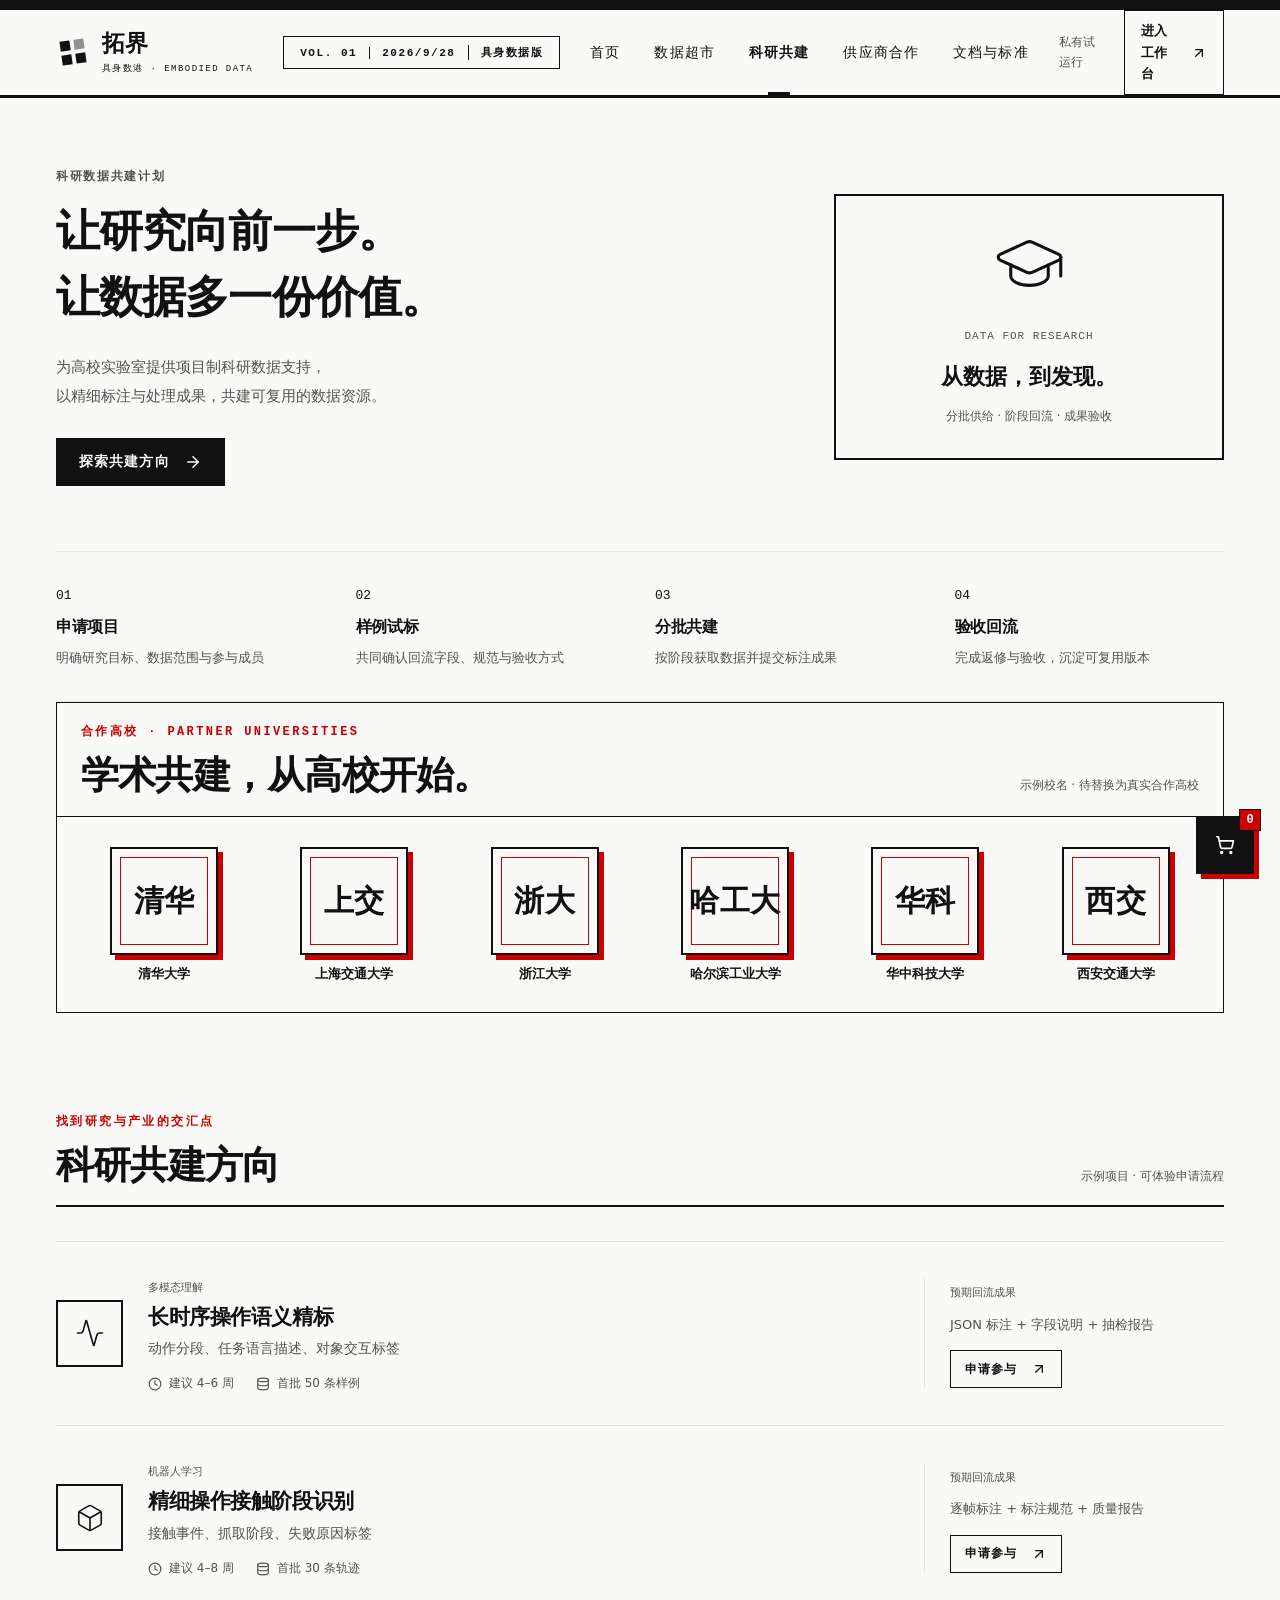
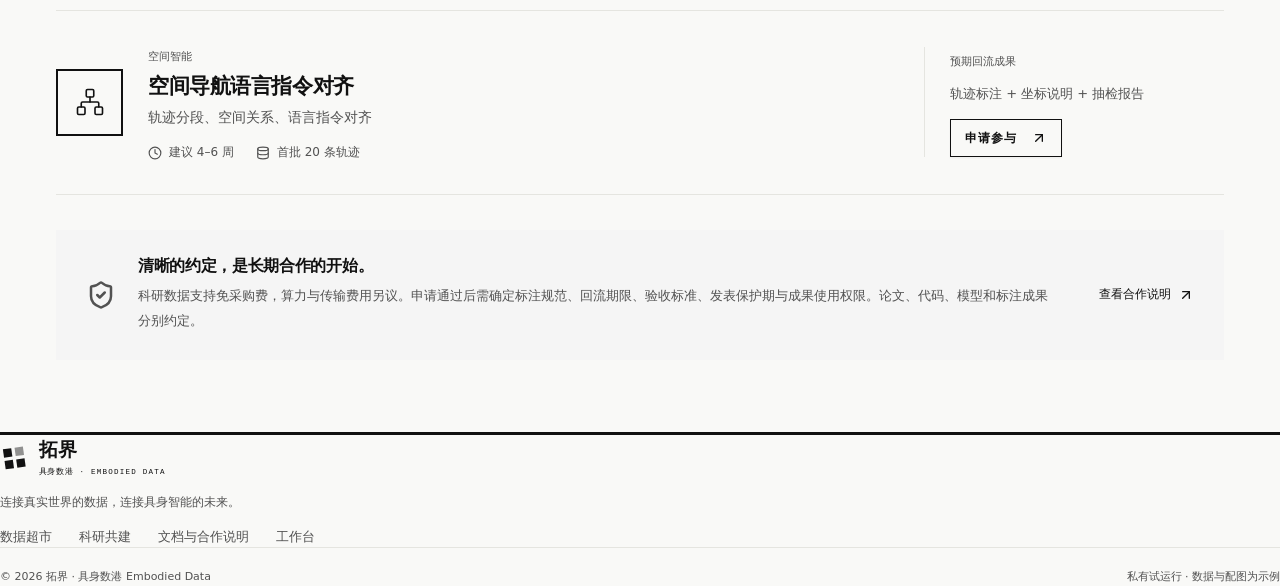
<file: research.html>
<!DOCTYPE html><html lang="zh-CN"><head><meta charSet="utf-8"/><meta name="viewport" content="width=device-width, initial-scale=1"/><link rel="stylesheet" href="_next/static/css/index.Def1sJxX.css" data-rsc-css-href="_next/static/css/index.Def1sJxX.css" data-precedence="vite-rsc/importer-resources"/><title>拓界 · 具身数港｜具身智能数据交易与科研共建平台</title><meta name="description" content="拓界（具身数港）是面向具身智能的训练数据平台：数据集按 12 大行业开架、按 2,558 道标准工序索引，规格、样例与授权边界全部公开。样例免费申请、明码数据包可评估下单，并提供科研共建与供应商合作通道。"/><meta name="application-name" content="拓界 · 具身数港"/><meta name="keywords" content="具身智能,机器人训练数据,具身数据交易,数据集,多模态数据,视触觉数据,科研共建,数据授权"/><meta name="robots" content="index, follow"/><meta property="og:title" content="拓界 · 具身数港｜具身智能数据交易与科研共建平台"/><meta property="og:description" content="数据集按 12 大行业开架、按 2,558 道标准工序索引，规格、样例与授权边界全部公开。"/><meta property="og:url" content="https://tuojie-demo.app.workbuddy.host"/><meta property="og:site_name" content="拓界 · 具身数港"/><meta property="og:type" content="website"/><meta property="og:locale" content="zh_CN"/><meta name="twitter:card" content="summary_large_image"/><meta name="twitter:title" content="拓界 · 具身数港｜具身智能数据交易与科研共建平台"/><meta name="twitter:description" content="数据集按 12 大行业开架、按 2,558 道标准工序索引，规格、样例与授权边界全部公开。"/><link rel="shortcut icon" href="/favicon.svg"/><link rel="icon" href="/favicon.svg"/><meta name="codex-preview" content="development"/><noscript></noscript><script type="application/ld+json">{"@context":"https://schema.org","@type":"Organization","name":"拓界 · 具身数港","alternateName":"具身数港 Embodied Data","description":"面向具身智能的训练数据平台：数据集按 12 大行业开架、按 2,558 道标准工序索引，规格、样例与授权边界全部公开。","url":"https://tuojie-demo.app.workbuddy.host"}</script>
</head><body class="antialiased"><div class="site "><header class="header"><div class="header-inner"><a href="/" class="brand" aria-label="拓界首页"><span class="brand-mark"><i></i><i></i><i></i><i></i></span><span>拓界<small>具身数港 · EMBODIED DATA</small></span></a><div class="press-meta" aria-hidden="true"><span>VOL. 01</span><span>2026/9/28</span><span>具身数据版</span></div><nav class="nav" aria-label="主导航"><a href="/" class="">首页</a><a href="/#market" class="">数据超市</a><a href="research.html" class="active">科研共建</a><a href="suppliers.html" class="">供应商合作</a><a href="standards.html" class="">文档与标准</a></nav><div class="header-actions"><span class="pilot-label">私有试运行</span><a href="workspace.html" class="workspace-link">进入工作台 <svg xmlns="http://www.w3.org/2000/svg" width="16" height="16" viewBox="0 0 24 24" fill="none" stroke="currentColor" stroke-width="2" stroke-linecap="round" stroke-linejoin="round" class="lucide lucide-arrow-up-right" aria-hidden="true"><path d="M7 7h10v10"></path><path d="M7 17 17 7"></path></svg></a><button data-slot="button" data-variant="ghost" data-size="icon" class="inline-flex shrink-0 items-center justify-center gap-2 rounded-md text-sm font-medium whitespace-nowrap transition-all outline-none focus-visible:border-ring focus-visible:ring-[3px] focus-visible:ring-ring/50 disabled:pointer-events-none disabled:opacity-50 aria-invalid:border-destructive aria-invalid:ring-destructive/20 dark:aria-invalid:ring-destructive/40 [&amp;_svg]:pointer-events-none [&amp;_svg]:shrink-0 [&amp;_svg:not([class*=&#x27;size-&#x27;])]:size-4 hover:bg-accent hover:text-accent-foreground dark:hover:bg-accent/50 size-9 mobile-menu" aria-label="打开菜单"><svg xmlns="http://www.w3.org/2000/svg" width="24" height="24" viewBox="0 0 24 24" fill="none" stroke="currentColor" stroke-width="2" stroke-linecap="round" stroke-linejoin="round" class="lucide lucide-menu" aria-hidden="true"><path d="M4 5h16"></path><path d="M4 12h16"></path><path d="M4 19h16"></path></svg></button></div></div></header><main id="main-content"><section class="research-hero workspace-width"><div><span class="breadcrumb">科研数据共建计划</span><h1>让研究向前一步。<br/><em>让数据多一份价值。</em></h1><p>为高校实验室提供项目制科研数据支持，<br/>以精细标注与处理成果，共建可复用的数据资源。</p><a href="#research-projects" class="action dark">探索共建方向 <svg xmlns="http://www.w3.org/2000/svg" width="18" height="18" viewBox="0 0 24 24" fill="none" stroke="currentColor" stroke-width="2" stroke-linecap="round" stroke-linejoin="round" class="lucide lucide-arrow-right" aria-hidden="true"><path d="M5 12h14"></path><path d="m12 5 7 7-7 7"></path></svg></a></div><div class="research-emblem"><svg xmlns="http://www.w3.org/2000/svg" width="24" height="24" viewBox="0 0 24 24" fill="none" stroke="currentColor" stroke-width="1" stroke-linecap="round" stroke-linejoin="round" class="lucide lucide-graduation-cap" aria-hidden="true"><path d="M21.42 10.922a1 1 0 0 0-.019-1.838L12.83 5.18a2 2 0 0 0-1.66 0L2.6 9.08a1 1 0 0 0 0 1.832l8.57 3.908a2 2 0 0 0 1.66 0z"></path><path d="M22 10v6"></path><path d="M6 12.5V16a6 3 0 0 0 12 0v-3.5"></path></svg><div><span>DATA FOR RESEARCH</span><strong>从数据，到发现。</strong><p>分批供给 · 阶段回流 · 成果验收</p></div></div></section><section class="research-steps workspace-width"><div><span>01</span><h3>申请项目</h3><p>明确研究目标、数据范围与参与成员</p></div><div><span>02</span><h3>样例试标</h3><p>共同确认回流字段、规范与验收方式</p></div><div><span>03</span><h3>分批共建</h3><p>按阶段获取数据并提交标注成果</p></div><div><span>04</span><h3>验收回流</h3><p>完成返修与验收，沉淀可复用版本</p></div></section><section class="partner-universities workspace-width"><div class="section-heading"><div><div class="section-label">合作高校 · PARTNER UNIVERSITIES</div><h2>学术共建，从高校开始。</h2></div><span class="sample-label">示例校名 · 待替换为真实合作高校</span></div><div class="emblem-grid"><div class="emblem"><div class="emblem-seal" aria-label="清华大学"><span class="emblem-badge">清华</span></div><span class="emblem-name">清华大学</span></div><div class="emblem"><div class="emblem-seal" aria-label="上海交通大学"><span class="emblem-badge">上交</span></div><span class="emblem-name">上海交通大学</span></div><div class="emblem"><div class="emblem-seal" aria-label="浙江大学"><span class="emblem-badge">浙大</span></div><span class="emblem-name">浙江大学</span></div><div class="emblem"><div class="emblem-seal" aria-label="哈尔滨工业大学"><span class="emblem-badge">哈工大</span></div><span class="emblem-name">哈尔滨工业大学</span></div><div class="emblem"><div class="emblem-seal" aria-label="华中科技大学"><span class="emblem-badge">华科</span></div><span class="emblem-name">华中科技大学</span></div><div class="emblem"><div class="emblem-seal" aria-label="西安交通大学"><span class="emblem-badge">西交</span></div><span class="emblem-name">西安交通大学</span></div></div></section><section id="research-projects" class="section"><div class="section-heading"><div><span class="section-label">找到研究与产业的交汇点</span><h2>科研共建方向</h2></div><span class="sample-label">示例项目 · 可体验申请流程</span></div><div class="project-list"><article class="project-row"><div class="project-icon"><svg xmlns="http://www.w3.org/2000/svg" width="24" height="24" viewBox="0 0 24 24" fill="none" stroke="currentColor" stroke-width="2" stroke-linecap="round" stroke-linejoin="round" class="lucide lucide-activity" aria-hidden="true"><path d="M22 12h-2.48a2 2 0 0 0-1.93 1.46l-2.35 8.36a.25.25 0 0 1-.48 0L9.24 2.18a.25.25 0 0 0-.48 0l-2.35 8.36A2 2 0 0 1 4.49 12H2"></path></svg></div><div class="project-main"><span class="project-field">多模态理解</span><h3>长时序操作语义精标</h3><p>动作分段、任务语言描述、对象交互标签</p><div class="project-tags"><span><svg xmlns="http://www.w3.org/2000/svg" width="14" height="14" viewBox="0 0 24 24" fill="none" stroke="currentColor" stroke-width="2" stroke-linecap="round" stroke-linejoin="round" class="lucide lucide-clock" aria-hidden="true"><circle cx="12" cy="12" r="10"></circle><path d="M12 6v6l4 2"></path></svg>建议 4–6 周</span><span><svg xmlns="http://www.w3.org/2000/svg" width="14" height="14" viewBox="0 0 24 24" fill="none" stroke="currentColor" stroke-width="2" stroke-linecap="round" stroke-linejoin="round" class="lucide lucide-database" aria-hidden="true"><ellipse cx="12" cy="5" rx="9" ry="3"></ellipse><path d="M3 5V19A9 3 0 0 0 21 19V5"></path><path d="M3 12A9 3 0 0 0 21 12"></path></svg>首批 50 条样例</span></div></div><div class="project-delivery"><span>预期回流成果</span><p>JSON 标注 + 字段说明 + 抽检报告</p><button data-slot="button" data-variant="outline" data-size="default" class="inline-flex shrink-0 items-center justify-center gap-2 rounded-md text-sm font-medium whitespace-nowrap transition-all outline-none focus-visible:border-ring focus-visible:ring-[3px] focus-visible:ring-ring/50 disabled:pointer-events-none disabled:opacity-50 aria-invalid:border-destructive aria-invalid:ring-destructive/20 dark:aria-invalid:ring-destructive/40 [&amp;_svg]:pointer-events-none [&amp;_svg]:shrink-0 [&amp;_svg:not([class*=&#x27;size-&#x27;])]:size-4 border bg-background shadow-xs hover:bg-accent hover:text-accent-foreground dark:border-input dark:bg-input/30 dark:hover:bg-input/50 h-9 px-4 py-2 has-[&gt;svg]:px-3 action pale">申请参与 <svg xmlns="http://www.w3.org/2000/svg" width="16" height="16" viewBox="0 0 24 24" fill="none" stroke="currentColor" stroke-width="2" stroke-linecap="round" stroke-linejoin="round" class="lucide lucide-arrow-up-right" aria-hidden="true"><path d="M7 7h10v10"></path><path d="M7 17 17 7"></path></svg></button></div></article><article class="project-row"><div class="project-icon"><svg xmlns="http://www.w3.org/2000/svg" width="24" height="24" viewBox="0 0 24 24" fill="none" stroke="currentColor" stroke-width="2" stroke-linecap="round" stroke-linejoin="round" class="lucide lucide-box" aria-hidden="true"><path d="M21 8a2 2 0 0 0-1-1.73l-7-4a2 2 0 0 0-2 0l-7 4A2 2 0 0 0 3 8v8a2 2 0 0 0 1 1.73l7 4a2 2 0 0 0 2 0l7-4A2 2 0 0 0 21 16Z"></path><path d="m3.3 7 8.7 5 8.7-5"></path><path d="M12 22V12"></path></svg></div><div class="project-main"><span class="project-field">机器人学习</span><h3>精细操作接触阶段识别</h3><p>接触事件、抓取阶段、失败原因标签</p><div class="project-tags"><span><svg xmlns="http://www.w3.org/2000/svg" width="14" height="14" viewBox="0 0 24 24" fill="none" stroke="currentColor" stroke-width="2" stroke-linecap="round" stroke-linejoin="round" class="lucide lucide-clock" aria-hidden="true"><circle cx="12" cy="12" r="10"></circle><path d="M12 6v6l4 2"></path></svg>建议 4–8 周</span><span><svg xmlns="http://www.w3.org/2000/svg" width="14" height="14" viewBox="0 0 24 24" fill="none" stroke="currentColor" stroke-width="2" stroke-linecap="round" stroke-linejoin="round" class="lucide lucide-database" aria-hidden="true"><ellipse cx="12" cy="5" rx="9" ry="3"></ellipse><path d="M3 5V19A9 3 0 0 0 21 19V5"></path><path d="M3 12A9 3 0 0 0 21 12"></path></svg>首批 30 条轨迹</span></div></div><div class="project-delivery"><span>预期回流成果</span><p>逐帧标注 + 标注规范 + 质量报告</p><button data-slot="button" data-variant="outline" data-size="default" class="inline-flex shrink-0 items-center justify-center gap-2 rounded-md text-sm font-medium whitespace-nowrap transition-all outline-none focus-visible:border-ring focus-visible:ring-[3px] focus-visible:ring-ring/50 disabled:pointer-events-none disabled:opacity-50 aria-invalid:border-destructive aria-invalid:ring-destructive/20 dark:aria-invalid:ring-destructive/40 [&amp;_svg]:pointer-events-none [&amp;_svg]:shrink-0 [&amp;_svg:not([class*=&#x27;size-&#x27;])]:size-4 border bg-background shadow-xs hover:bg-accent hover:text-accent-foreground dark:border-input dark:bg-input/30 dark:hover:bg-input/50 h-9 px-4 py-2 has-[&gt;svg]:px-3 action pale">申请参与 <svg xmlns="http://www.w3.org/2000/svg" width="16" height="16" viewBox="0 0 24 24" fill="none" stroke="currentColor" stroke-width="2" stroke-linecap="round" stroke-linejoin="round" class="lucide lucide-arrow-up-right" aria-hidden="true"><path d="M7 7h10v10"></path><path d="M7 17 17 7"></path></svg></button></div></article><article class="project-row"><div class="project-icon"><svg xmlns="http://www.w3.org/2000/svg" width="24" height="24" viewBox="0 0 24 24" fill="none" stroke="currentColor" stroke-width="2" stroke-linecap="round" stroke-linejoin="round" class="lucide lucide-network" aria-hidden="true"><rect x="16" y="16" width="6" height="6" rx="1"></rect><rect x="2" y="16" width="6" height="6" rx="1"></rect><rect x="9" y="2" width="6" height="6" rx="1"></rect><path d="M5 16v-3a1 1 0 0 1 1-1h12a1 1 0 0 1 1 1v3"></path><path d="M12 12V8"></path></svg></div><div class="project-main"><span class="project-field">空间智能</span><h3>空间导航语言指令对齐</h3><p>轨迹分段、空间关系、语言指令对齐</p><div class="project-tags"><span><svg xmlns="http://www.w3.org/2000/svg" width="14" height="14" viewBox="0 0 24 24" fill="none" stroke="currentColor" stroke-width="2" stroke-linecap="round" stroke-linejoin="round" class="lucide lucide-clock" aria-hidden="true"><circle cx="12" cy="12" r="10"></circle><path d="M12 6v6l4 2"></path></svg>建议 4–6 周</span><span><svg xmlns="http://www.w3.org/2000/svg" width="14" height="14" viewBox="0 0 24 24" fill="none" stroke="currentColor" stroke-width="2" stroke-linecap="round" stroke-linejoin="round" class="lucide lucide-database" aria-hidden="true"><ellipse cx="12" cy="5" rx="9" ry="3"></ellipse><path d="M3 5V19A9 3 0 0 0 21 19V5"></path><path d="M3 12A9 3 0 0 0 21 12"></path></svg>首批 20 条轨迹</span></div></div><div class="project-delivery"><span>预期回流成果</span><p>轨迹标注 + 坐标说明 + 抽检报告</p><button data-slot="button" data-variant="outline" data-size="default" class="inline-flex shrink-0 items-center justify-center gap-2 rounded-md text-sm font-medium whitespace-nowrap transition-all outline-none focus-visible:border-ring focus-visible:ring-[3px] focus-visible:ring-ring/50 disabled:pointer-events-none disabled:opacity-50 aria-invalid:border-destructive aria-invalid:ring-destructive/20 dark:aria-invalid:ring-destructive/40 [&amp;_svg]:pointer-events-none [&amp;_svg]:shrink-0 [&amp;_svg:not([class*=&#x27;size-&#x27;])]:size-4 border bg-background shadow-xs hover:bg-accent hover:text-accent-foreground dark:border-input dark:bg-input/30 dark:hover:bg-input/50 h-9 px-4 py-2 has-[&gt;svg]:px-3 action pale">申请参与 <svg xmlns="http://www.w3.org/2000/svg" width="16" height="16" viewBox="0 0 24 24" fill="none" stroke="currentColor" stroke-width="2" stroke-linecap="round" stroke-linejoin="round" class="lucide lucide-arrow-up-right" aria-hidden="true"><path d="M7 7h10v10"></path><path d="M7 17 17 7"></path></svg></button></div></article></div><div class="research-rules"><svg xmlns="http://www.w3.org/2000/svg" width="24" height="24" viewBox="0 0 24 24" fill="none" stroke="currentColor" stroke-width="2" stroke-linecap="round" stroke-linejoin="round" class="lucide lucide-shield-check" aria-hidden="true"><path d="M20 13c0 5-3.5 7.5-7.66 8.95a1 1 0 0 1-.67-.01C7.5 20.5 4 18 4 13V6a1 1 0 0 1 1-1c2 0 4.5-1.2 6.24-2.72a1.17 1.17 0 0 1 1.52 0C14.51 3.81 17 5 19 5a1 1 0 0 1 1 1z"></path><path d="m9 12 2 2 4-4"></path></svg><div><h3>清晰的约定，是长期合作的开始。</h3><p>科研数据支持免采购费，算力与传输费用另议。申请通过后需确定标注规范、回流期限、验收标准、发表保护期与成果使用权限。论文、代码、模型和标注成果分别约定。</p></div><a href="standards.html">查看合作说明 <svg xmlns="http://www.w3.org/2000/svg" width="16" height="16" viewBox="0 0 24 24" fill="none" stroke="currentColor" stroke-width="2" stroke-linecap="round" stroke-linejoin="round" class="lucide lucide-arrow-up-right" aria-hidden="true"><path d="M7 7h10v10"></path><path d="M7 17 17 7"></path></svg></a></div></section></main><div class="cart-fab" aria-label="打开购物车"><svg xmlns="http://www.w3.org/2000/svg" width="20" height="20" viewBox="0 0 24 24" fill="none" stroke="currentColor" stroke-width="2" stroke-linecap="round" stroke-linejoin="round" class="lucide lucide-shopping-cart" aria-hidden="true"><circle cx="8" cy="21" r="1"></circle><circle cx="19" cy="21" r="1"></circle><path d="M2.05 2.05h2l2.66 12.42a2 2 0 0 0 2 1.58h9.78a2 2 0 0 0 1.95-1.57l1.65-7.43H5.12"></path></svg><span class="cart-count">0</span></div><div class="cart-backdrop" aria-hidden="true"></div><aside class="cart-drawer" aria-label="购物车"><div class="cart-head"><strong>我的购物车 · CART</strong><button class="cart-close" aria-label="关闭购物车"><svg xmlns="http://www.w3.org/2000/svg" width="18" height="18" viewBox="0 0 24 24" fill="none" stroke="currentColor" stroke-width="2" stroke-linecap="round" stroke-linejoin="round" class="lucide lucide-x" aria-hidden="true"><path d="M18 6 6 18"></path><path d="m6 6 12 12"></path></svg></button></div><div class="cart-items"></div><div class="cart-foot"><button class="cart-checkout">一键询价 · 去数据超市结账 <svg xmlns="http://www.w3.org/2000/svg" width="15" height="15" viewBox="0 0 24 24" fill="none" stroke="currentColor" stroke-width="2" stroke-linecap="round" stroke-linejoin="round" class="lucide lucide-arrow-right" aria-hidden="true"><path d="M5 12h14"></path><path d="m12 5 7 7-7 7"></path></svg></button><span class="cart-tip">演示购物车 · 不产生真实订单</span></div></aside><footer class="footer"><div><a href="/" class="brand" aria-label="拓界首页"><span class="brand-mark"><i></i><i></i><i></i><i></i></span><span>拓界<small>具身数港 · EMBODIED DATA</small></span></a><p>连接真实世界的数据，连接具身智能的未来。</p></div><div class="footer-links"><a href="/#market">数据超市</a><a href="research.html">科研共建</a><a href="standards.html">文档与合作说明</a><a href="workspace.html">工作台</a></div><div class="footer-bottom"><span>© <!-- -->2026<!-- --> 拓界 · 具身数港 Embodied Data</span><span>私有试运行 · 数据与配图为示例</span></div></footer></div><script>/* 拓界·具身数港 — 数据超市互动层（自包含原生 JS，注入静态页）
   功能：购物车（购物篮）＋ 货架即时筛选/搜索/排序 */
(function(){
  "use strict";
  if(window.__edSupermarket)return; window.__edSupermarket=true;
  var qsa=function(s,r){return Array.prototype.slice.call((r||document).querySelectorAll(s));};
  var esc=function(s){return String(s).replace(/[&<>"']/g,function(c){return{'&':'&amp;','<':'&lt;','>':'&gt;','"':'&quot;',"'":'&#39;'}[c];});};

  /* ---------- 购物车 ---------- */
  var CART_KEY='ed-cart-v1';
  var cart=[];
  try{cart=JSON.parse(localStorage.getItem(CART_KEY)||'[]');}catch(e){cart=[];}
  var saveCart=function(){try{localStorage.setItem(CART_KEY,JSON.stringify(cart));}catch(e){}};

  function renderCart(){
    var fab=document.querySelector('.cart-fab');
    var cnt=document.querySelector('.cart-count');
    var items=document.querySelector('.cart-items');
    if(cnt)cnt.textContent=cart.length;
    if(fab)fab.classList.toggle('has-items',cart.length>0);
    if(!items)return;
    if(!cart.length){items.innerHTML='<div class="cart-empty">购物车还是空的，去货架挑几件吧。</div>';return;}
    var html='';
    for(var i=0;i<cart.length;i++){
      var it=cart[i];
      html+='<div class="cart-item"><div><strong>'+esc(it.name)+'</strong><span class="cart-item-price">'+(it.price&&it.price!=='询价'?esc(it.price):'询价 · 先试后买')+'</span></div><button type="button" class="cart-remove" data-i="'+i+'" aria-label="移除">×</button></div>';
    }
    items.innerHTML=html;
    qsa('.cart-remove',items).forEach(function(b){
      b.addEventListener('click',function(){cart.splice(parseInt(b.getAttribute('data-i'),10),1);saveCart();renderCart();});
    });
  }
  function openCart(open){var d=document.querySelector('.cart-drawer'),bd=document.querySelector('.cart-backdrop');if(d)d.classList.toggle('open',open);if(bd)bd.classList.toggle('open',open);document.body.style.overflow=open?'hidden':'';}

  document.addEventListener('click',function(e){
    var sb=e.target.closest('.sample-btn');
    if(sb){e.preventDefault();e.stopPropagation();openSample(sb);return;}
    var add=e.target.closest('.cart-add');
    if(add){e.preventDefault();e.stopPropagation();
      var id=add.getAttribute('data-id');
      if(!cart.some(function(x){return x.id===id;})){
        cart.push({id:id,name:add.getAttribute('data-name'),price:add.getAttribute('data-pricemode')==='standard'?(add.getAttribute('data-price')||'询价'):'询价'});
        saveCart();renderCart();
        var fab=document.querySelector('.cart-fab');if(fab){fab.classList.remove('bump');void fab.offsetWidth;fab.classList.add('bump');}
      } else {
        openCart(true);
      }
      return;
    }
    if(e.target.closest('.cart-fab')){openCart(true);return;}
    if(e.target.closest('.cart-close')||e.target.closest('.cart-backdrop')){openCart(false);return;}
    if(e.target.closest('.cart-checkout')){openCart(false);var m=document.getElementById('market');if(m)m.scrollIntoView({behavior:'smooth'});return;}
  });
  document.addEventListener('keydown',function(e){if(e.key==='Escape'){openCart(false);closeSample();}});
  renderCart();

  /* ---------- 货架即时筛选 / 搜索 / 排序 ---------- */
  var grid=document.querySelector('.market-results .dataset-grid');
  if(grid){
    var cards=qsa('.dataset-card',grid);
    if(cards.length){
      function currentFilter(){
        var qEl=document.querySelector('.search-box input');
        var devEl=document.querySelector('input[name="deviceForm"]:checked');
        var sels=qsa('.filter-select select');
        var sortEl=document.querySelector('.sort-label select');
        return {
          q:qEl?qEl.value.trim().toLowerCase():'',
          dev:devEl?devEl.value:'全部设备',
          scene:sels[0]?sels[0].value:'',
          grade:sels[1]?sels[1].value:'',
          sort:sortEl?sortEl.value:'recommended'
        };
      }
      function apply(){
        var f=currentFilter();
        var visible=0;
        cards.forEach(function(c){
          var okDev=f.dev==='全部设备'||c.getAttribute('data-device')===f.dev;
          var okScene=!f.scene||f.scene==='全部场景'||c.getAttribute('data-scene')===f.scene;
          var okGrade=f.grade==='全部标注'||c.getAttribute('data-grade')===f.grade;
          var hay=(c.getAttribute('data-name')||'')+' '+(c.getAttribute('data-tasks')||'')+' '+(c.getAttribute('data-scene')||'')+' '+(c.getAttribute('data-device')||'');
          var okQ=!f.q||hay.toLowerCase().indexOf(f.q)>=0;
          var show=okDev&&okScene&&okGrade&&okQ;
          c.style.display=show?'':'none';
          if(show)visible++;
        });
        var cnt=document.querySelector('.results-heading b');if(cnt)cnt.textContent=visible;
        if(f.sort==='hours'){cards.slice().sort(function(a,b){return parseInt(b.getAttribute('data-hours')||'0',10)-parseInt(a.getAttribute('data-hours')||'0',10);}).forEach(function(c){grid.appendChild(c);});}
        else if(f.sort==='episodes'){cards.slice().sort(function(a,b){return parseInt(b.getAttribute('data-episodes')||'0',10)-parseInt(a.getAttribute('data-episodes')||'0',10);}).forEach(function(c){grid.appendChild(c);});}
      }
      document.addEventListener('input',function(e){if(e.target.matches('.search-box input'))apply();});
      document.addEventListener('change',function(e){if(e.target.matches('input[name="deviceForm"], .filter-select select, .sort-label select, .fav-filter input'))apply();});
      var reset=qsa('.filter-title button')[0];
      if(reset)reset.addEventListener('click',function(){setTimeout(apply,0);});
      apply();
    }
  }

  /* ---------- 数据样例 · 扩散预览 ---------- */
  var sampleOverlay=null,samplePanel=null,sampleOrigin={x:0,y:0},currentSample=null;
  function ensureSampleOverlay(){
    if(sampleOverlay)return;
    sampleOverlay=document.createElement('div');
    sampleOverlay.className='sample-overlay';
    sampleOverlay.innerHTML='<div class="sample-backdrop"></div>'
      +'<div class="sample-panel" role="dialog" aria-modal="true" aria-label="数据样例预览">'
      +'<div class="sample-head"><div class="sample-head-main"><span class="sample-kicker">DATA SAMPLES · 数据样例</span><h3></h3><div class="sample-sub"></div></div><button type="button" class="sample-close" aria-label="关闭">×</button></div>'
      +'<p class="sample-note">以下为演示测试数据，仅展示结构与字段示意；非真实采集记录，请勿用于训练。</p>'
      +'<div class="sample-body"></div>'
      +'<div class="sample-foot"><span class="sample-meta"></span><button type="button" class="sample-dl">下载样例 JSON <span aria-hidden="true">↓</span></button></div>'
      +'</div>';
    document.body.appendChild(sampleOverlay);
    samplePanel=sampleOverlay.querySelector('.sample-panel');
    sampleOverlay.querySelector('.sample-close').addEventListener('click',closeSample);
    sampleOverlay.querySelector('.sample-backdrop').addEventListener('click',closeSample);
    sampleOverlay.querySelector('.sample-dl').addEventListener('click',function(){if(currentSample)downloadSample(currentSample);});
  }
  function buildSamples(btn){
    var id=btn.getAttribute('data-id')||'';
    var name=btn.getAttribute('data-name')||'数据集';
    var tasks=(btn.getAttribute('data-tasks')||'抓取 整理 放置').split(/\s+/).filter(Boolean);
    var mods=(btn.getAttribute('data-modalities')||'RGB / Action').split(/\s*\/\s*/).filter(Boolean);
    var scene=btn.getAttribute('data-scene')||'';
    var device=btn.getAttribute('data-device')||'';
    var phases=tasks.length?tasks:['接近目标','抓取物体','移动物体','放置完成'];
    var n=4,rows=[];
    for(var i=0;i<n;i++){
      var ep='DEMO-'+('00'+(i+1)).slice(-3);
      var t=(i*2.4).toFixed(1);
      var ph=phases[i%phases.length];
      var obs=mods.map(function(m){return m+': '+(m==='RGB'?('frame_'+('0000'+(i*72)).slice(-4)+'.jpg'):m==='Depth'?'640×480':m==='Action'?'q=[..]':m==='Force'?'F=12.4N':m==='Pose'?'x,y,θ':m==='Language'?'"把杯子放到桌上"':m);}).join(' · ');
      var act=(i%2===0?'gripper=0% · 接近':'gripper=100% · 抓取');
      rows.push({ep:ep,t:t,ph:ph,obs:obs,act:act});
    }
    return {id:id,name:name,scene:scene,device:device,mods:mods,phases:phases,rows:rows};
  }
  function renderSample(data){
    currentSample=data;
    samplePanel.querySelector('.sample-head-main h3').textContent=data.name+' · 数据样例';
    samplePanel.querySelector('.sample-sub').textContent=data.id+' · '+data.device+' · '+data.scene;
    samplePanel.querySelector('.sample-meta').textContent='演示测试数据 · '+data.rows.length+' 条样本 · 模态 '+data.mods.join(' / ');
    var thead='<thead><tr><th>样本</th><th>时间戳(s)</th><th>阶段标签</th><th>观测（模态）</th><th>动作示例</th></tr></thead>';
    var tbody='<tbody>'+data.rows.map(function(r){
      return '<tr><td class="sm-id">'+esc(r.ep)+'</td><td>'+esc(r.t)+'</td><td class="sm-phase">'+esc(r.ph)+'</td><td class="sm-obs">'+esc(r.obs)+'</td><td class="sm-act">'+esc(r.act)+'</td></tr>';
    }).join('')+'</tbody>';
    samplePanel.querySelector('.sample-body').innerHTML='<table class="sample-table">'+thead+tbody+'</table>';
  }
  function openSample(btn){
    ensureSampleOverlay();
    renderSample(buildSamples(btn));
    var br=btn.getBoundingClientRect();
    var cx=br.left+br.width/2,cy=br.top+br.height/2;
    sampleOverlay.style.display='block';
    sampleOverlay.classList.add('open');
    var pr=samplePanel.getBoundingClientRect();
    sampleOrigin.x=cx-pr.left;sampleOrigin.y=cy-pr.top;
    samplePanel.style.clipPath='circle(0px at '+sampleOrigin.x+'px '+sampleOrigin.y+'px)';
    samplePanel.style.webkitClipPath='circle(0px at '+sampleOrigin.x+'px '+sampleOrigin.y+'px)';
    document.body.style.overflow='hidden';
    requestAnimationFrame(function(){requestAnimationFrame(function(){
      samplePanel.style.clipPath='circle(150% at '+sampleOrigin.x+'px '+sampleOrigin.y+'px)';
      samplePanel.style.webkitClipPath='circle(150% at '+sampleOrigin.x+'px '+sampleOrigin.y+'px)';
    });});
  }
  function closeSample(){
    if(!sampleOverlay)return;
    sampleOverlay.classList.remove('open');
    if(samplePanel){
      samplePanel.style.clipPath='circle(0px at '+sampleOrigin.x+'px '+sampleOrigin.y+'px)';
      samplePanel.style.webkitClipPath='circle(0px at '+sampleOrigin.x+'px '+sampleOrigin.y+'px)';
    }
    document.body.style.overflow='';
    setTimeout(function(){if(sampleOverlay&&!sampleOverlay.classList.contains('open'))sampleOverlay.style.display='none';},460);
  }
  function downloadSample(data){
    var payload={notice:'结构示例，非真实采集数据；数值仅供界面与字段演示。',dataset:data.id,dataset_name:data.name,device_form:data.device,scene:data.scene,modalities:data.mods,samples:data.rows.map(function(r){return{episode_id:r.ep,timestamp_s:parseFloat(r.t),phase_label:r.ph};})};
    var blob=new Blob([JSON.stringify(payload,null,2)],{type:'application/json'});
    var url=URL.createObjectURL(blob);var a=document.createElement('a');a.href=url;a.download='sample-'+data.id+'.json';a.click();
    setTimeout(function(){URL.revokeObjectURL(url);},1000);
  }
})();
</script></body></html>
</file>
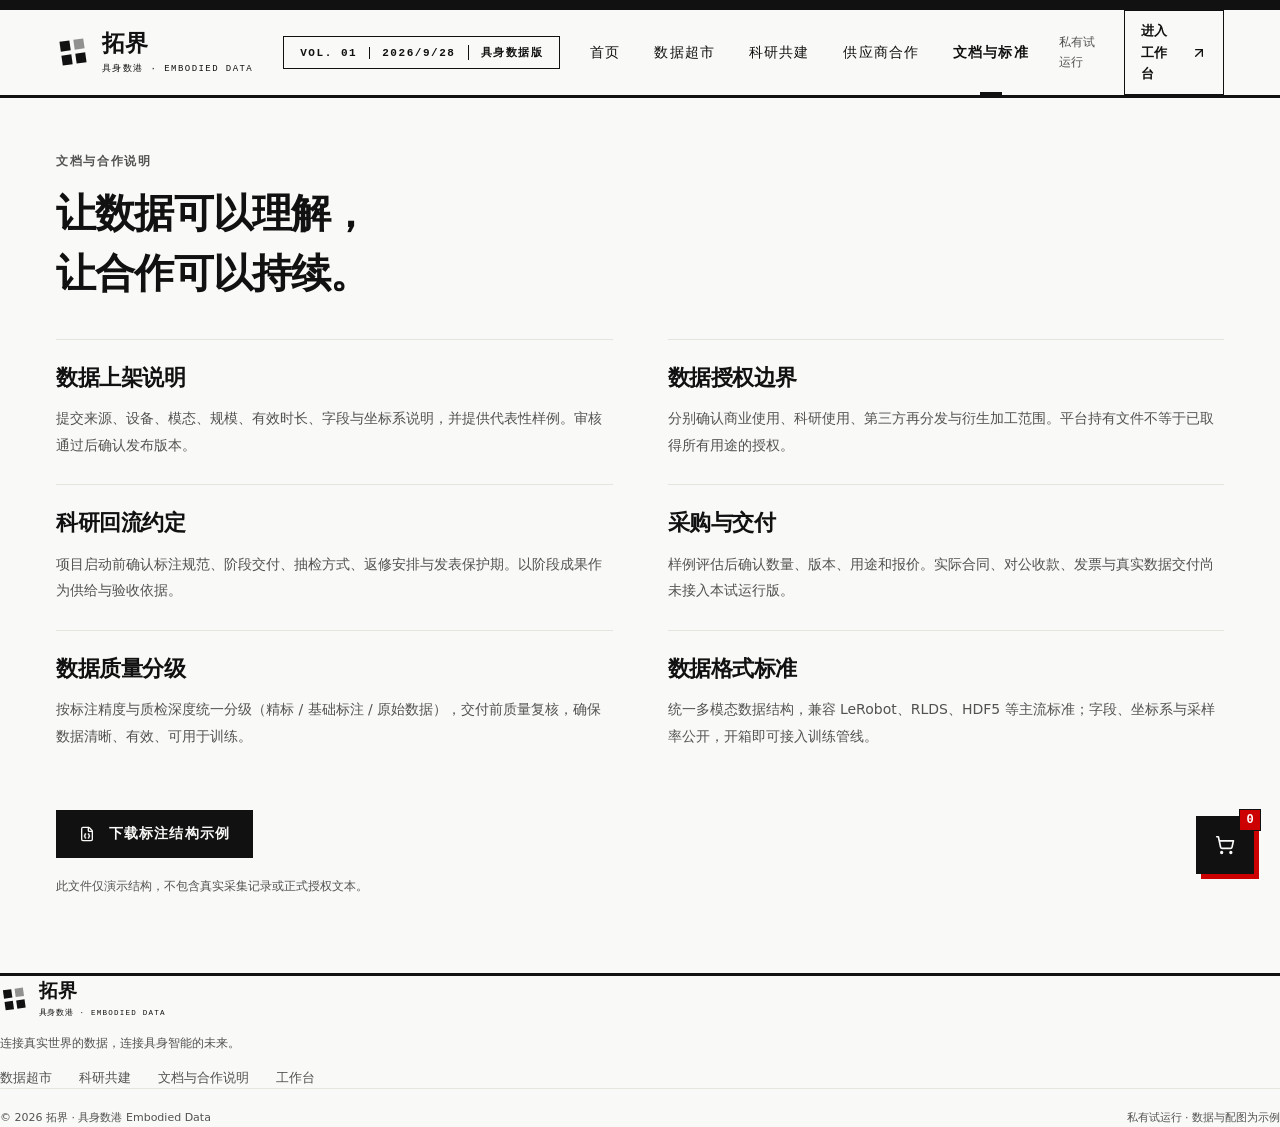
<file: standards.html>
<!DOCTYPE html><html lang="zh-CN"><head><meta charSet="utf-8"/><meta name="viewport" content="width=device-width, initial-scale=1"/><link rel="stylesheet" href="_next/static/css/index.Def1sJxX.css" data-rsc-css-href="_next/static/css/index.Def1sJxX.css" data-precedence="vite-rsc/importer-resources"/><title>拓界 · 具身数港｜具身智能数据交易与科研共建平台</title><meta name="description" content="拓界（具身数港）是面向具身智能的训练数据平台：数据集按 12 大行业开架、按 2,558 道标准工序索引，规格、样例与授权边界全部公开。样例免费申请、明码数据包可评估下单，并提供科研共建与供应商合作通道。"/><meta name="application-name" content="拓界 · 具身数港"/><meta name="keywords" content="具身智能,机器人训练数据,具身数据交易,数据集,多模态数据,视触觉数据,科研共建,数据授权"/><meta name="robots" content="index, follow"/><meta property="og:title" content="拓界 · 具身数港｜具身智能数据交易与科研共建平台"/><meta property="og:description" content="数据集按 12 大行业开架、按 2,558 道标准工序索引，规格、样例与授权边界全部公开。"/><meta property="og:url" content="https://tuojie-demo.app.workbuddy.host"/><meta property="og:site_name" content="拓界 · 具身数港"/><meta property="og:type" content="website"/><meta property="og:locale" content="zh_CN"/><meta name="twitter:card" content="summary_large_image"/><meta name="twitter:title" content="拓界 · 具身数港｜具身智能数据交易与科研共建平台"/><meta name="twitter:description" content="数据集按 12 大行业开架、按 2,558 道标准工序索引，规格、样例与授权边界全部公开。"/><link rel="shortcut icon" href="/favicon.svg"/><link rel="icon" href="/favicon.svg"/><meta name="codex-preview" content="development"/><noscript></noscript><script type="application/ld+json">{"@context":"https://schema.org","@type":"Organization","name":"拓界 · 具身数港","alternateName":"具身数港 Embodied Data","description":"面向具身智能的训练数据平台：数据集按 12 大行业开架、按 2,558 道标准工序索引，规格、样例与授权边界全部公开。","url":"https://tuojie-demo.app.workbuddy.host"}</script>
</head><body class="antialiased"><div class="site "><header class="header"><div class="header-inner"><a href="/" class="brand" aria-label="拓界首页"><span class="brand-mark"><i></i><i></i><i></i><i></i></span><span>拓界<small>具身数港 · EMBODIED DATA</small></span></a><div class="press-meta" aria-hidden="true"><span>VOL. 01</span><span>2026/9/28</span><span>具身数据版</span></div><nav class="nav" aria-label="主导航"><a href="/" class="">首页</a><a href="/#market" class="">数据超市</a><a href="research.html" class="">科研共建</a><a href="suppliers.html" class="">供应商合作</a><a href="standards.html" class="active">文档与标准</a></nav><div class="header-actions"><span class="pilot-label">私有试运行</span><a href="workspace.html" class="workspace-link">进入工作台 <svg xmlns="http://www.w3.org/2000/svg" width="16" height="16" viewBox="0 0 24 24" fill="none" stroke="currentColor" stroke-width="2" stroke-linecap="round" stroke-linejoin="round" class="lucide lucide-arrow-up-right" aria-hidden="true"><path d="M7 7h10v10"></path><path d="M7 17 17 7"></path></svg></a><button data-slot="button" data-variant="ghost" data-size="icon" class="inline-flex shrink-0 items-center justify-center gap-2 rounded-md text-sm font-medium whitespace-nowrap transition-all outline-none focus-visible:border-ring focus-visible:ring-[3px] focus-visible:ring-ring/50 disabled:pointer-events-none disabled:opacity-50 aria-invalid:border-destructive aria-invalid:ring-destructive/20 dark:aria-invalid:ring-destructive/40 [&amp;_svg]:pointer-events-none [&amp;_svg]:shrink-0 [&amp;_svg:not([class*=&#x27;size-&#x27;])]:size-4 hover:bg-accent hover:text-accent-foreground dark:hover:bg-accent/50 size-9 mobile-menu" aria-label="打开菜单"><svg xmlns="http://www.w3.org/2000/svg" width="24" height="24" viewBox="0 0 24 24" fill="none" stroke="currentColor" stroke-width="2" stroke-linecap="round" stroke-linejoin="round" class="lucide lucide-menu" aria-hidden="true"><path d="M4 5h16"></path><path d="M4 12h16"></path><path d="M4 19h16"></path></svg></button></div></div></header><main id="main-content"><div class="workspace-width standards-page"><span class="breadcrumb">文档与合作说明</span><h1>让数据可以理解，<br/>让合作可以持续。</h1><div class="standards-grid"><article><h2>数据上架说明</h2><p>提交来源、设备、模态、规模、有效时长、字段与坐标系说明，并提供代表性样例。审核通过后确认发布版本。</p></article><article><h2>数据授权边界</h2><p>分别确认商业使用、科研使用、第三方再分发与衍生加工范围。平台持有文件不等于已取得所有用途的授权。</p></article><article><h2>科研回流约定</h2><p>项目启动前确认标注规范、阶段交付、抽检方式、返修安排与发表保护期。以阶段成果作为供给与验收依据。</p></article><article><h2>采购与交付</h2><p>样例评估后确认数量、版本、用途和报价。实际合同、对公收款、发票与真实数据交付尚未接入本试运行版。</p></article><article><h2>数据质量分级</h2><p>按标注精度与质检深度统一分级（精标 / 基础标注 / 原始数据），交付前质量复核，确保数据清晰、有效、可用于训练。</p></article><article><h2>数据格式标准</h2><p>统一多模态数据结构，兼容 LeRobot、RLDS、HDF5 等主流标准；字段、坐标系与采样率公开，开箱即可接入训练管线。</p></article></div><button data-slot="button" data-variant="default" data-size="default" class="inline-flex shrink-0 items-center justify-center gap-2 rounded-md text-sm font-medium whitespace-nowrap transition-all outline-none focus-visible:border-ring focus-visible:ring-[3px] focus-visible:ring-ring/50 disabled:pointer-events-none disabled:opacity-50 aria-invalid:border-destructive aria-invalid:ring-destructive/20 dark:aria-invalid:ring-destructive/40 [&amp;_svg]:pointer-events-none [&amp;_svg]:shrink-0 [&amp;_svg:not([class*=&#x27;size-&#x27;])]:size-4 bg-primary text-primary-foreground hover:bg-primary/90 h-9 px-4 py-2 has-[&gt;svg]:px-3 action dark"><svg xmlns="http://www.w3.org/2000/svg" width="17" height="17" viewBox="0 0 24 24" fill="none" stroke="currentColor" stroke-width="2" stroke-linecap="round" stroke-linejoin="round" class="lucide lucide-file-braces" aria-hidden="true"><path d="M6 22a2 2 0 0 1-2-2V4a2 2 0 0 1 2-2h8a2.4 2.4 0 0 1 1.704.706l3.588 3.588A2.4 2.4 0 0 1 20 8v12a2 2 0 0 1-2 2z"></path><path d="M14 2v5a1 1 0 0 0 1 1h5"></path><path d="M10 12a1 1 0 0 0-1 1v1a1 1 0 0 1-1 1 1 1 0 0 1 1 1v1a1 1 0 0 0 1 1"></path><path d="M14 18a1 1 0 0 0 1-1v-1a1 1 0 0 1 1-1 1 1 0 0 1-1-1v-1a1 1 0 0 0-1-1"></path></svg> 下载标注结构示例</button><p class="small-note">此文件仅演示结构，不包含真实采集记录或正式授权文本。</p></div></main><div class="cart-fab" aria-label="打开购物车"><svg xmlns="http://www.w3.org/2000/svg" width="20" height="20" viewBox="0 0 24 24" fill="none" stroke="currentColor" stroke-width="2" stroke-linecap="round" stroke-linejoin="round" class="lucide lucide-shopping-cart" aria-hidden="true"><circle cx="8" cy="21" r="1"></circle><circle cx="19" cy="21" r="1"></circle><path d="M2.05 2.05h2l2.66 12.42a2 2 0 0 0 2 1.58h9.78a2 2 0 0 0 1.95-1.57l1.65-7.43H5.12"></path></svg><span class="cart-count">0</span></div><div class="cart-backdrop" aria-hidden="true"></div><aside class="cart-drawer" aria-label="购物车"><div class="cart-head"><strong>我的购物车 · CART</strong><button class="cart-close" aria-label="关闭购物车"><svg xmlns="http://www.w3.org/2000/svg" width="18" height="18" viewBox="0 0 24 24" fill="none" stroke="currentColor" stroke-width="2" stroke-linecap="round" stroke-linejoin="round" class="lucide lucide-x" aria-hidden="true"><path d="M18 6 6 18"></path><path d="m6 6 12 12"></path></svg></button></div><div class="cart-items"></div><div class="cart-foot"><button class="cart-checkout">一键询价 · 去数据超市结账 <svg xmlns="http://www.w3.org/2000/svg" width="15" height="15" viewBox="0 0 24 24" fill="none" stroke="currentColor" stroke-width="2" stroke-linecap="round" stroke-linejoin="round" class="lucide lucide-arrow-right" aria-hidden="true"><path d="M5 12h14"></path><path d="m12 5 7 7-7 7"></path></svg></button><span class="cart-tip">演示购物车 · 不产生真实订单</span></div></aside><footer class="footer"><div><a href="/" class="brand" aria-label="拓界首页"><span class="brand-mark"><i></i><i></i><i></i><i></i></span><span>拓界<small>具身数港 · EMBODIED DATA</small></span></a><p>连接真实世界的数据，连接具身智能的未来。</p></div><div class="footer-links"><a href="/#market">数据超市</a><a href="research.html">科研共建</a><a href="standards.html">文档与合作说明</a><a href="workspace.html">工作台</a></div><div class="footer-bottom"><span>© <!-- -->2026<!-- --> 拓界 · 具身数港 Embodied Data</span><span>私有试运行 · 数据与配图为示例</span></div></footer></div><script>/* 拓界·具身数港 — 数据超市互动层（自包含原生 JS，注入静态页）
   功能：购物车（购物篮）＋ 货架即时筛选/搜索/排序 */
(function(){
  "use strict";
  if(window.__edSupermarket)return; window.__edSupermarket=true;
  var qsa=function(s,r){return Array.prototype.slice.call((r||document).querySelectorAll(s));};
  var esc=function(s){return String(s).replace(/[&<>"']/g,function(c){return{'&':'&amp;','<':'&lt;','>':'&gt;','"':'&quot;',"'":'&#39;'}[c];});};

  /* ---------- 购物车 ---------- */
  var CART_KEY='ed-cart-v1';
  var cart=[];
  try{cart=JSON.parse(localStorage.getItem(CART_KEY)||'[]');}catch(e){cart=[];}
  var saveCart=function(){try{localStorage.setItem(CART_KEY,JSON.stringify(cart));}catch(e){}};

  function renderCart(){
    var fab=document.querySelector('.cart-fab');
    var cnt=document.querySelector('.cart-count');
    var items=document.querySelector('.cart-items');
    if(cnt)cnt.textContent=cart.length;
    if(fab)fab.classList.toggle('has-items',cart.length>0);
    if(!items)return;
    if(!cart.length){items.innerHTML='<div class="cart-empty">购物车还是空的，去货架挑几件吧。</div>';return;}
    var html='';
    for(var i=0;i<cart.length;i++){
      var it=cart[i];
      html+='<div class="cart-item"><div><strong>'+esc(it.name)+'</strong><span class="cart-item-price">'+(it.price&&it.price!=='询价'?esc(it.price):'询价 · 先试后买')+'</span></div><button type="button" class="cart-remove" data-i="'+i+'" aria-label="移除">×</button></div>';
    }
    items.innerHTML=html;
    qsa('.cart-remove',items).forEach(function(b){
      b.addEventListener('click',function(){cart.splice(parseInt(b.getAttribute('data-i'),10),1);saveCart();renderCart();});
    });
  }
  function openCart(open){var d=document.querySelector('.cart-drawer'),bd=document.querySelector('.cart-backdrop');if(d)d.classList.toggle('open',open);if(bd)bd.classList.toggle('open',open);document.body.style.overflow=open?'hidden':'';}

  document.addEventListener('click',function(e){
    var sb=e.target.closest('.sample-btn');
    if(sb){e.preventDefault();e.stopPropagation();openSample(sb);return;}
    var add=e.target.closest('.cart-add');
    if(add){e.preventDefault();e.stopPropagation();
      var id=add.getAttribute('data-id');
      if(!cart.some(function(x){return x.id===id;})){
        cart.push({id:id,name:add.getAttribute('data-name'),price:add.getAttribute('data-pricemode')==='standard'?(add.getAttribute('data-price')||'询价'):'询价'});
        saveCart();renderCart();
        var fab=document.querySelector('.cart-fab');if(fab){fab.classList.remove('bump');void fab.offsetWidth;fab.classList.add('bump');}
      } else {
        openCart(true);
      }
      return;
    }
    if(e.target.closest('.cart-fab')){openCart(true);return;}
    if(e.target.closest('.cart-close')||e.target.closest('.cart-backdrop')){openCart(false);return;}
    if(e.target.closest('.cart-checkout')){openCart(false);var m=document.getElementById('market');if(m)m.scrollIntoView({behavior:'smooth'});return;}
  });
  document.addEventListener('keydown',function(e){if(e.key==='Escape'){openCart(false);closeSample();}});
  renderCart();

  /* ---------- 货架即时筛选 / 搜索 / 排序 ---------- */
  var grid=document.querySelector('.market-results .dataset-grid');
  if(grid){
    var cards=qsa('.dataset-card',grid);
    if(cards.length){
      function currentFilter(){
        var qEl=document.querySelector('.search-box input');
        var devEl=document.querySelector('input[name="deviceForm"]:checked');
        var sels=qsa('.filter-select select');
        var sortEl=document.querySelector('.sort-label select');
        return {
          q:qEl?qEl.value.trim().toLowerCase():'',
          dev:devEl?devEl.value:'全部设备',
          scene:sels[0]?sels[0].value:'',
          grade:sels[1]?sels[1].value:'',
          sort:sortEl?sortEl.value:'recommended'
        };
      }
      function apply(){
        var f=currentFilter();
        var visible=0;
        cards.forEach(function(c){
          var okDev=f.dev==='全部设备'||c.getAttribute('data-device')===f.dev;
          var okScene=!f.scene||f.scene==='全部场景'||c.getAttribute('data-scene')===f.scene;
          var okGrade=f.grade==='全部标注'||c.getAttribute('data-grade')===f.grade;
          var hay=(c.getAttribute('data-name')||'')+' '+(c.getAttribute('data-tasks')||'')+' '+(c.getAttribute('data-scene')||'')+' '+(c.getAttribute('data-device')||'');
          var okQ=!f.q||hay.toLowerCase().indexOf(f.q)>=0;
          var show=okDev&&okScene&&okGrade&&okQ;
          c.style.display=show?'':'none';
          if(show)visible++;
        });
        var cnt=document.querySelector('.results-heading b');if(cnt)cnt.textContent=visible;
        if(f.sort==='hours'){cards.slice().sort(function(a,b){return parseInt(b.getAttribute('data-hours')||'0',10)-parseInt(a.getAttribute('data-hours')||'0',10);}).forEach(function(c){grid.appendChild(c);});}
        else if(f.sort==='episodes'){cards.slice().sort(function(a,b){return parseInt(b.getAttribute('data-episodes')||'0',10)-parseInt(a.getAttribute('data-episodes')||'0',10);}).forEach(function(c){grid.appendChild(c);});}
      }
      document.addEventListener('input',function(e){if(e.target.matches('.search-box input'))apply();});
      document.addEventListener('change',function(e){if(e.target.matches('input[name="deviceForm"], .filter-select select, .sort-label select, .fav-filter input'))apply();});
      var reset=qsa('.filter-title button')[0];
      if(reset)reset.addEventListener('click',function(){setTimeout(apply,0);});
      apply();
    }
  }

  /* ---------- 数据样例 · 扩散预览 ---------- */
  var sampleOverlay=null,samplePanel=null,sampleOrigin={x:0,y:0},currentSample=null;
  function ensureSampleOverlay(){
    if(sampleOverlay)return;
    sampleOverlay=document.createElement('div');
    sampleOverlay.className='sample-overlay';
    sampleOverlay.innerHTML='<div class="sample-backdrop"></div>'
      +'<div class="sample-panel" role="dialog" aria-modal="true" aria-label="数据样例预览">'
      +'<div class="sample-head"><div class="sample-head-main"><span class="sample-kicker">DATA SAMPLES · 数据样例</span><h3></h3><div class="sample-sub"></div></div><button type="button" class="sample-close" aria-label="关闭">×</button></div>'
      +'<p class="sample-note">以下为演示测试数据，仅展示结构与字段示意；非真实采集记录，请勿用于训练。</p>'
      +'<div class="sample-body"></div>'
      +'<div class="sample-foot"><span class="sample-meta"></span><button type="button" class="sample-dl">下载样例 JSON <span aria-hidden="true">↓</span></button></div>'
      +'</div>';
    document.body.appendChild(sampleOverlay);
    samplePanel=sampleOverlay.querySelector('.sample-panel');
    sampleOverlay.querySelector('.sample-close').addEventListener('click',closeSample);
    sampleOverlay.querySelector('.sample-backdrop').addEventListener('click',closeSample);
    sampleOverlay.querySelector('.sample-dl').addEventListener('click',function(){if(currentSample)downloadSample(currentSample);});
  }
  function buildSamples(btn){
    var id=btn.getAttribute('data-id')||'';
    var name=btn.getAttribute('data-name')||'数据集';
    var tasks=(btn.getAttribute('data-tasks')||'抓取 整理 放置').split(/\s+/).filter(Boolean);
    var mods=(btn.getAttribute('data-modalities')||'RGB / Action').split(/\s*\/\s*/).filter(Boolean);
    var scene=btn.getAttribute('data-scene')||'';
    var device=btn.getAttribute('data-device')||'';
    var phases=tasks.length?tasks:['接近目标','抓取物体','移动物体','放置完成'];
    var n=4,rows=[];
    for(var i=0;i<n;i++){
      var ep='DEMO-'+('00'+(i+1)).slice(-3);
      var t=(i*2.4).toFixed(1);
      var ph=phases[i%phases.length];
      var obs=mods.map(function(m){return m+': '+(m==='RGB'?('frame_'+('0000'+(i*72)).slice(-4)+'.jpg'):m==='Depth'?'640×480':m==='Action'?'q=[..]':m==='Force'?'F=12.4N':m==='Pose'?'x,y,θ':m==='Language'?'"把杯子放到桌上"':m);}).join(' · ');
      var act=(i%2===0?'gripper=0% · 接近':'gripper=100% · 抓取');
      rows.push({ep:ep,t:t,ph:ph,obs:obs,act:act});
    }
    return {id:id,name:name,scene:scene,device:device,mods:mods,phases:phases,rows:rows};
  }
  function renderSample(data){
    currentSample=data;
    samplePanel.querySelector('.sample-head-main h3').textContent=data.name+' · 数据样例';
    samplePanel.querySelector('.sample-sub').textContent=data.id+' · '+data.device+' · '+data.scene;
    samplePanel.querySelector('.sample-meta').textContent='演示测试数据 · '+data.rows.length+' 条样本 · 模态 '+data.mods.join(' / ');
    var thead='<thead><tr><th>样本</th><th>时间戳(s)</th><th>阶段标签</th><th>观测（模态）</th><th>动作示例</th></tr></thead>';
    var tbody='<tbody>'+data.rows.map(function(r){
      return '<tr><td class="sm-id">'+esc(r.ep)+'</td><td>'+esc(r.t)+'</td><td class="sm-phase">'+esc(r.ph)+'</td><td class="sm-obs">'+esc(r.obs)+'</td><td class="sm-act">'+esc(r.act)+'</td></tr>';
    }).join('')+'</tbody>';
    samplePanel.querySelector('.sample-body').innerHTML='<table class="sample-table">'+thead+tbody+'</table>';
  }
  function openSample(btn){
    ensureSampleOverlay();
    renderSample(buildSamples(btn));
    var br=btn.getBoundingClientRect();
    var cx=br.left+br.width/2,cy=br.top+br.height/2;
    sampleOverlay.style.display='block';
    sampleOverlay.classList.add('open');
    var pr=samplePanel.getBoundingClientRect();
    sampleOrigin.x=cx-pr.left;sampleOrigin.y=cy-pr.top;
    samplePanel.style.clipPath='circle(0px at '+sampleOrigin.x+'px '+sampleOrigin.y+'px)';
    samplePanel.style.webkitClipPath='circle(0px at '+sampleOrigin.x+'px '+sampleOrigin.y+'px)';
    document.body.style.overflow='hidden';
    requestAnimationFrame(function(){requestAnimationFrame(function(){
      samplePanel.style.clipPath='circle(150% at '+sampleOrigin.x+'px '+sampleOrigin.y+'px)';
      samplePanel.style.webkitClipPath='circle(150% at '+sampleOrigin.x+'px '+sampleOrigin.y+'px)';
    });});
  }
  function closeSample(){
    if(!sampleOverlay)return;
    sampleOverlay.classList.remove('open');
    if(samplePanel){
      samplePanel.style.clipPath='circle(0px at '+sampleOrigin.x+'px '+sampleOrigin.y+'px)';
      samplePanel.style.webkitClipPath='circle(0px at '+sampleOrigin.x+'px '+sampleOrigin.y+'px)';
    }
    document.body.style.overflow='';
    setTimeout(function(){if(sampleOverlay&&!sampleOverlay.classList.contains('open'))sampleOverlay.style.display='none';},460);
  }
  function downloadSample(data){
    var payload={notice:'结构示例，非真实采集数据；数值仅供界面与字段演示。',dataset:data.id,dataset_name:data.name,device_form:data.device,scene:data.scene,modalities:data.mods,samples:data.rows.map(function(r){return{episode_id:r.ep,timestamp_s:parseFloat(r.t),phase_label:r.ph};})};
    var blob=new Blob([JSON.stringify(payload,null,2)],{type:'application/json'});
    var url=URL.createObjectURL(blob);var a=document.createElement('a');a.href=url;a.download='sample-'+data.id+'.json';a.click();
    setTimeout(function(){URL.revokeObjectURL(url);},1000);
  }
})();
</script></body></html>
</file>
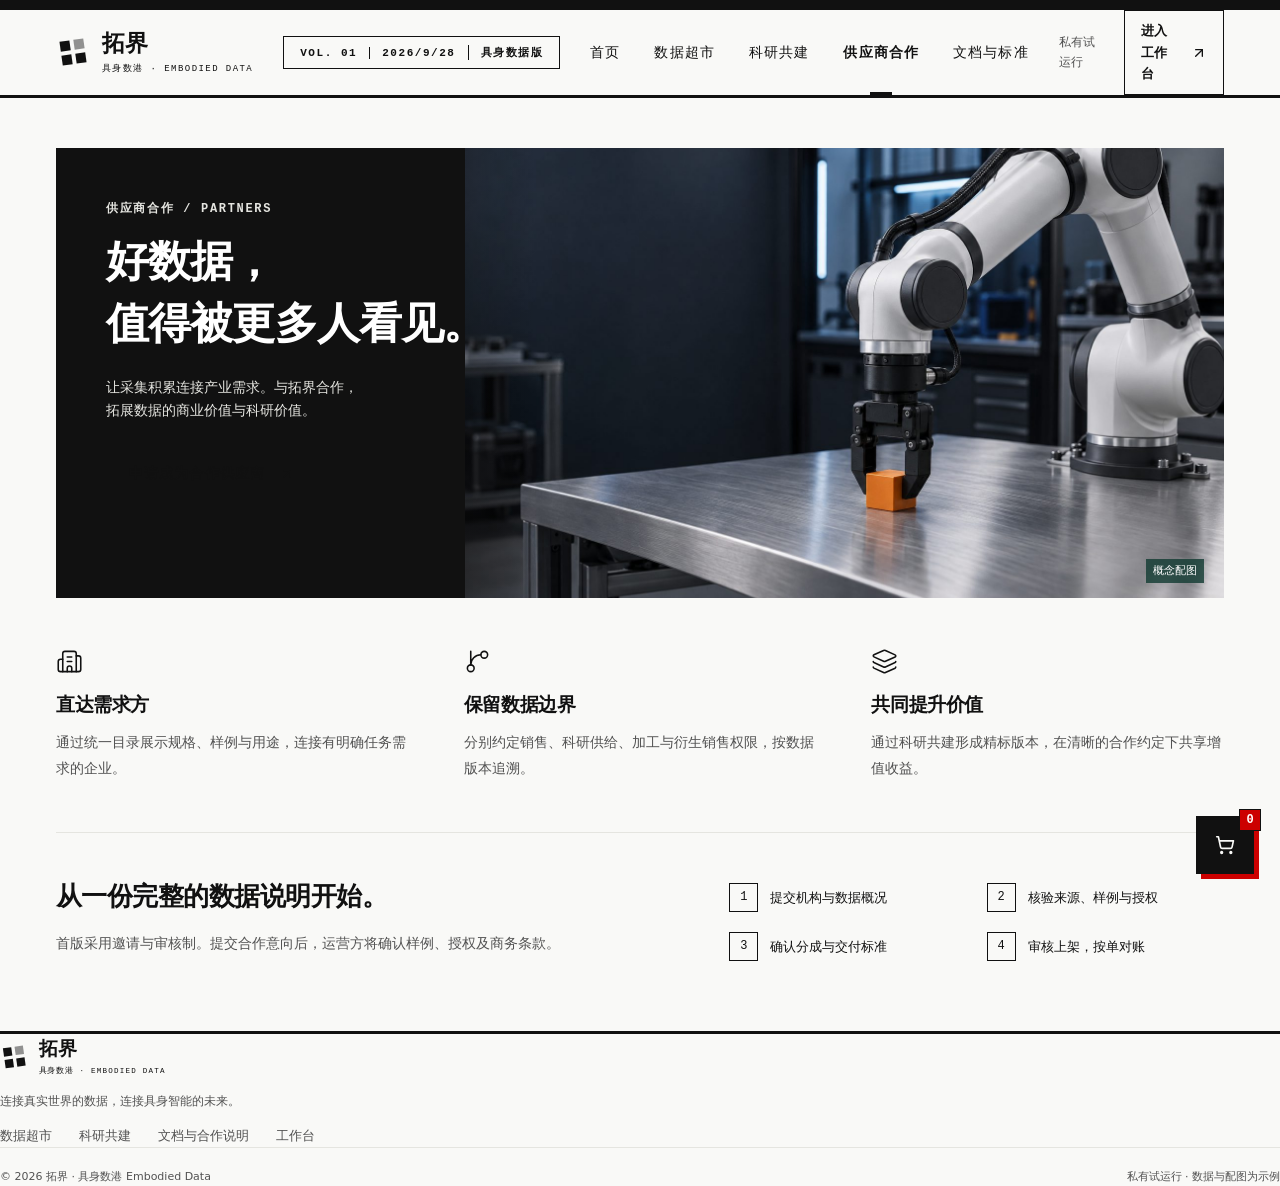
<file: suppliers.html>
<!DOCTYPE html><html lang="zh-CN"><head><meta charSet="utf-8"/><meta name="viewport" content="width=device-width, initial-scale=1"/><link rel="stylesheet" href="_next/static/css/index.Def1sJxX.css" data-rsc-css-href="_next/static/css/index.Def1sJxX.css" data-precedence="vite-rsc/importer-resources"/><title>拓界 · 具身数港｜具身智能数据交易与科研共建平台</title><meta name="description" content="拓界（具身数港）是面向具身智能的训练数据平台：数据集按 12 大行业开架、按 2,558 道标准工序索引，规格、样例与授权边界全部公开。样例免费申请、明码数据包可评估下单，并提供科研共建与供应商合作通道。"/><meta name="application-name" content="拓界 · 具身数港"/><meta name="keywords" content="具身智能,机器人训练数据,具身数据交易,数据集,多模态数据,视触觉数据,科研共建,数据授权"/><meta name="robots" content="index, follow"/><meta property="og:title" content="拓界 · 具身数港｜具身智能数据交易与科研共建平台"/><meta property="og:description" content="数据集按 12 大行业开架、按 2,558 道标准工序索引，规格、样例与授权边界全部公开。"/><meta property="og:url" content="https://tuojie-demo.app.workbuddy.host"/><meta property="og:site_name" content="拓界 · 具身数港"/><meta property="og:type" content="website"/><meta property="og:locale" content="zh_CN"/><meta name="twitter:card" content="summary_large_image"/><meta name="twitter:title" content="拓界 · 具身数港｜具身智能数据交易与科研共建平台"/><meta name="twitter:description" content="数据集按 12 大行业开架、按 2,558 道标准工序索引，规格、样例与授权边界全部公开。"/><link rel="shortcut icon" href="/favicon.svg"/><link rel="icon" href="/favicon.svg"/><meta name="codex-preview" content="development"/><noscript></noscript><script type="application/ld+json">{"@context":"https://schema.org","@type":"Organization","name":"拓界 · 具身数港","alternateName":"具身数港 Embodied Data","description":"面向具身智能的训练数据平台：数据集按 12 大行业开架、按 2,558 道标准工序索引，规格、样例与授权边界全部公开。","url":"https://tuojie-demo.app.workbuddy.host"}</script>
</head><body class="antialiased"><div class="site "><header class="header"><div class="header-inner"><a href="/" class="brand" aria-label="拓界首页"><span class="brand-mark"><i></i><i></i><i></i><i></i></span><span>拓界<small>具身数港 · EMBODIED DATA</small></span></a><div class="press-meta" aria-hidden="true"><span>VOL. 01</span><span>2026/9/28</span><span>具身数据版</span></div><nav class="nav" aria-label="主导航"><a href="/" class="">首页</a><a href="/#market" class="">数据超市</a><a href="research.html" class="">科研共建</a><a href="suppliers.html" class="active">供应商合作</a><a href="standards.html" class="">文档与标准</a></nav><div class="header-actions"><span class="pilot-label">私有试运行</span><a href="workspace.html" class="workspace-link">进入工作台 <svg xmlns="http://www.w3.org/2000/svg" width="16" height="16" viewBox="0 0 24 24" fill="none" stroke="currentColor" stroke-width="2" stroke-linecap="round" stroke-linejoin="round" class="lucide lucide-arrow-up-right" aria-hidden="true"><path d="M7 7h10v10"></path><path d="M7 17 17 7"></path></svg></a><button data-slot="button" data-variant="ghost" data-size="icon" class="inline-flex shrink-0 items-center justify-center gap-2 rounded-md text-sm font-medium whitespace-nowrap transition-all outline-none focus-visible:border-ring focus-visible:ring-[3px] focus-visible:ring-ring/50 disabled:pointer-events-none disabled:opacity-50 aria-invalid:border-destructive aria-invalid:ring-destructive/20 dark:aria-invalid:ring-destructive/40 [&amp;_svg]:pointer-events-none [&amp;_svg]:shrink-0 [&amp;_svg:not([class*=&#x27;size-&#x27;])]:size-4 hover:bg-accent hover:text-accent-foreground dark:hover:bg-accent/50 size-9 mobile-menu" aria-label="打开菜单"><svg xmlns="http://www.w3.org/2000/svg" width="24" height="24" viewBox="0 0 24 24" fill="none" stroke="currentColor" stroke-width="2" stroke-linecap="round" stroke-linejoin="round" class="lucide lucide-menu" aria-hidden="true"><path d="M4 5h16"></path><path d="M4 12h16"></path><path d="M4 19h16"></path></svg></button></div></div></header><main id="main-content"><div class="workspace-width supplier-page"><div class="supplier-hero"><div><span class="breadcrumb">供应商合作 / PARTNERS</span><h1>好数据，<br/>值得被更多人看见。</h1><p>让采集积累连接产业需求。与拓界合作，<br/>拓展数据的商业价值与科研价值。</p><button data-slot="button" data-variant="default" data-size="default" class="inline-flex shrink-0 items-center justify-center gap-2 rounded-md text-sm font-medium whitespace-nowrap transition-all outline-none focus-visible:border-ring focus-visible:ring-[3px] focus-visible:ring-ring/50 disabled:pointer-events-none disabled:opacity-50 aria-invalid:border-destructive aria-invalid:ring-destructive/20 dark:aria-invalid:ring-destructive/40 [&amp;_svg]:pointer-events-none [&amp;_svg]:shrink-0 [&amp;_svg:not([class*=&#x27;size-&#x27;])]:size-4 bg-primary text-primary-foreground hover:bg-primary/90 h-9 px-4 py-2 has-[&gt;svg]:px-3 action dark">申请成为合作供应商 <svg xmlns="http://www.w3.org/2000/svg" width="18" height="18" viewBox="0 0 24 24" fill="none" stroke="currentColor" stroke-width="2" stroke-linecap="round" stroke-linejoin="round" class="lucide lucide-arrow-up-right" aria-hidden="true"><path d="M7 7h10v10"></path><path d="M7 17 17 7"></path></svg></button></div><img src="robotics-lab.jpg" alt="机器人数据采集概念场景"/><span class="image-label">概念配图</span></div><div class="supplier-value"><article><svg xmlns="http://www.w3.org/2000/svg" width="24" height="24" viewBox="0 0 24 24" fill="none" stroke="currentColor" stroke-width="2" stroke-linecap="round" stroke-linejoin="round" class="lucide lucide-building2 lucide-building-2" aria-hidden="true"><path d="M10 12h4"></path><path d="M10 8h4"></path><path d="M14 21v-3a2 2 0 0 0-4 0v3"></path><path d="M6 10H4a2 2 0 0 0-2 2v7a2 2 0 0 0 2 2h16a2 2 0 0 0 2-2V9a2 2 0 0 0-2-2h-2"></path><path d="M6 21V5a2 2 0 0 1 2-2h8a2 2 0 0 1 2 2v16"></path></svg><h3>直达需求方</h3><p>通过统一目录展示规格、样例与用途，连接有明确任务需求的企业。</p></article><article><svg xmlns="http://www.w3.org/2000/svg" width="24" height="24" viewBox="0 0 24 24" fill="none" stroke="currentColor" stroke-width="2" stroke-linecap="round" stroke-linejoin="round" class="lucide lucide-git-branch" aria-hidden="true"><path d="M15 6a9 9 0 0 0-9 9V3"></path><circle cx="18" cy="6" r="3"></circle><circle cx="6" cy="18" r="3"></circle></svg><h3>保留数据边界</h3><p>分别约定销售、科研供给、加工与衍生销售权限，按数据版本追溯。</p></article><article><svg xmlns="http://www.w3.org/2000/svg" width="24" height="24" viewBox="0 0 24 24" fill="none" stroke="currentColor" stroke-width="2" stroke-linecap="round" stroke-linejoin="round" class="lucide lucide-layers" aria-hidden="true"><path d="M12.83 2.18a2 2 0 0 0-1.66 0L2.6 6.08a1 1 0 0 0 0 1.83l8.58 3.91a2 2 0 0 0 1.66 0l8.58-3.9a1 1 0 0 0 0-1.83z"></path><path d="M2 12a1 1 0 0 0 .58.91l8.6 3.91a2 2 0 0 0 1.65 0l8.58-3.9A1 1 0 0 0 22 12"></path><path d="M2 17a1 1 0 0 0 .58.91l8.6 3.91a2 2 0 0 0 1.65 0l8.58-3.9A1 1 0 0 0 22 17"></path></svg><h3>共同提升价值</h3><p>通过科研共建形成精标版本，在清晰的合作约定下共享增值收益。</p></article></div><div class="supplier-bottom"><div><h2>从一份完整的数据说明开始。</h2><p>首版采用邀请与审核制。提交合作意向后，运营方将确认样例、授权及商务条款。</p></div><ol><li><span>1</span> 提交机构与数据概况</li><li><span>2</span> 核验来源、样例与授权</li><li><span>3</span> 确认分成与交付标准</li><li><span>4</span> 审核上架，按单对账</li></ol></div></div></main><div class="cart-fab" aria-label="打开购物车"><svg xmlns="http://www.w3.org/2000/svg" width="20" height="20" viewBox="0 0 24 24" fill="none" stroke="currentColor" stroke-width="2" stroke-linecap="round" stroke-linejoin="round" class="lucide lucide-shopping-cart" aria-hidden="true"><circle cx="8" cy="21" r="1"></circle><circle cx="19" cy="21" r="1"></circle><path d="M2.05 2.05h2l2.66 12.42a2 2 0 0 0 2 1.58h9.78a2 2 0 0 0 1.95-1.57l1.65-7.43H5.12"></path></svg><span class="cart-count">0</span></div><div class="cart-backdrop" aria-hidden="true"></div><aside class="cart-drawer" aria-label="购物车"><div class="cart-head"><strong>我的购物车 · CART</strong><button class="cart-close" aria-label="关闭购物车"><svg xmlns="http://www.w3.org/2000/svg" width="18" height="18" viewBox="0 0 24 24" fill="none" stroke="currentColor" stroke-width="2" stroke-linecap="round" stroke-linejoin="round" class="lucide lucide-x" aria-hidden="true"><path d="M18 6 6 18"></path><path d="m6 6 12 12"></path></svg></button></div><div class="cart-items"></div><div class="cart-foot"><button class="cart-checkout">一键询价 · 去数据超市结账 <svg xmlns="http://www.w3.org/2000/svg" width="15" height="15" viewBox="0 0 24 24" fill="none" stroke="currentColor" stroke-width="2" stroke-linecap="round" stroke-linejoin="round" class="lucide lucide-arrow-right" aria-hidden="true"><path d="M5 12h14"></path><path d="m12 5 7 7-7 7"></path></svg></button><span class="cart-tip">演示购物车 · 不产生真实订单</span></div></aside><footer class="footer"><div><a href="/" class="brand" aria-label="拓界首页"><span class="brand-mark"><i></i><i></i><i></i><i></i></span><span>拓界<small>具身数港 · EMBODIED DATA</small></span></a><p>连接真实世界的数据，连接具身智能的未来。</p></div><div class="footer-links"><a href="/#market">数据超市</a><a href="research.html">科研共建</a><a href="standards.html">文档与合作说明</a><a href="workspace.html">工作台</a></div><div class="footer-bottom"><span>© <!-- -->2026<!-- --> 拓界 · 具身数港 Embodied Data</span><span>私有试运行 · 数据与配图为示例</span></div></footer></div><script>/* 拓界·具身数港 — 数据超市互动层（自包含原生 JS，注入静态页）
   功能：购物车（购物篮）＋ 货架即时筛选/搜索/排序 */
(function(){
  "use strict";
  if(window.__edSupermarket)return; window.__edSupermarket=true;
  var qsa=function(s,r){return Array.prototype.slice.call((r||document).querySelectorAll(s));};
  var esc=function(s){return String(s).replace(/[&<>"']/g,function(c){return{'&':'&amp;','<':'&lt;','>':'&gt;','"':'&quot;',"'":'&#39;'}[c];});};

  /* ---------- 购物车 ---------- */
  var CART_KEY='ed-cart-v1';
  var cart=[];
  try{cart=JSON.parse(localStorage.getItem(CART_KEY)||'[]');}catch(e){cart=[];}
  var saveCart=function(){try{localStorage.setItem(CART_KEY,JSON.stringify(cart));}catch(e){}};

  function renderCart(){
    var fab=document.querySelector('.cart-fab');
    var cnt=document.querySelector('.cart-count');
    var items=document.querySelector('.cart-items');
    if(cnt)cnt.textContent=cart.length;
    if(fab)fab.classList.toggle('has-items',cart.length>0);
    if(!items)return;
    if(!cart.length){items.innerHTML='<div class="cart-empty">购物车还是空的，去货架挑几件吧。</div>';return;}
    var html='';
    for(var i=0;i<cart.length;i++){
      var it=cart[i];
      html+='<div class="cart-item"><div><strong>'+esc(it.name)+'</strong><span class="cart-item-price">'+(it.price&&it.price!=='询价'?esc(it.price):'询价 · 先试后买')+'</span></div><button type="button" class="cart-remove" data-i="'+i+'" aria-label="移除">×</button></div>';
    }
    items.innerHTML=html;
    qsa('.cart-remove',items).forEach(function(b){
      b.addEventListener('click',function(){cart.splice(parseInt(b.getAttribute('data-i'),10),1);saveCart();renderCart();});
    });
  }
  function openCart(open){var d=document.querySelector('.cart-drawer'),bd=document.querySelector('.cart-backdrop');if(d)d.classList.toggle('open',open);if(bd)bd.classList.toggle('open',open);document.body.style.overflow=open?'hidden':'';}

  document.addEventListener('click',function(e){
    var sb=e.target.closest('.sample-btn');
    if(sb){e.preventDefault();e.stopPropagation();openSample(sb);return;}
    var add=e.target.closest('.cart-add');
    if(add){e.preventDefault();e.stopPropagation();
      var id=add.getAttribute('data-id');
      if(!cart.some(function(x){return x.id===id;})){
        cart.push({id:id,name:add.getAttribute('data-name'),price:add.getAttribute('data-pricemode')==='standard'?(add.getAttribute('data-price')||'询价'):'询价'});
        saveCart();renderCart();
        var fab=document.querySelector('.cart-fab');if(fab){fab.classList.remove('bump');void fab.offsetWidth;fab.classList.add('bump');}
      } else {
        openCart(true);
      }
      return;
    }
    if(e.target.closest('.cart-fab')){openCart(true);return;}
    if(e.target.closest('.cart-close')||e.target.closest('.cart-backdrop')){openCart(false);return;}
    if(e.target.closest('.cart-checkout')){openCart(false);var m=document.getElementById('market');if(m)m.scrollIntoView({behavior:'smooth'});return;}
  });
  document.addEventListener('keydown',function(e){if(e.key==='Escape'){openCart(false);closeSample();}});
  renderCart();

  /* ---------- 货架即时筛选 / 搜索 / 排序 ---------- */
  var grid=document.querySelector('.market-results .dataset-grid');
  if(grid){
    var cards=qsa('.dataset-card',grid);
    if(cards.length){
      function currentFilter(){
        var qEl=document.querySelector('.search-box input');
        var devEl=document.querySelector('input[name="deviceForm"]:checked');
        var sels=qsa('.filter-select select');
        var sortEl=document.querySelector('.sort-label select');
        return {
          q:qEl?qEl.value.trim().toLowerCase():'',
          dev:devEl?devEl.value:'全部设备',
          scene:sels[0]?sels[0].value:'',
          grade:sels[1]?sels[1].value:'',
          sort:sortEl?sortEl.value:'recommended'
        };
      }
      function apply(){
        var f=currentFilter();
        var visible=0;
        cards.forEach(function(c){
          var okDev=f.dev==='全部设备'||c.getAttribute('data-device')===f.dev;
          var okScene=!f.scene||f.scene==='全部场景'||c.getAttribute('data-scene')===f.scene;
          var okGrade=f.grade==='全部标注'||c.getAttribute('data-grade')===f.grade;
          var hay=(c.getAttribute('data-name')||'')+' '+(c.getAttribute('data-tasks')||'')+' '+(c.getAttribute('data-scene')||'')+' '+(c.getAttribute('data-device')||'');
          var okQ=!f.q||hay.toLowerCase().indexOf(f.q)>=0;
          var show=okDev&&okScene&&okGrade&&okQ;
          c.style.display=show?'':'none';
          if(show)visible++;
        });
        var cnt=document.querySelector('.results-heading b');if(cnt)cnt.textContent=visible;
        if(f.sort==='hours'){cards.slice().sort(function(a,b){return parseInt(b.getAttribute('data-hours')||'0',10)-parseInt(a.getAttribute('data-hours')||'0',10);}).forEach(function(c){grid.appendChild(c);});}
        else if(f.sort==='episodes'){cards.slice().sort(function(a,b){return parseInt(b.getAttribute('data-episodes')||'0',10)-parseInt(a.getAttribute('data-episodes')||'0',10);}).forEach(function(c){grid.appendChild(c);});}
      }
      document.addEventListener('input',function(e){if(e.target.matches('.search-box input'))apply();});
      document.addEventListener('change',function(e){if(e.target.matches('input[name="deviceForm"], .filter-select select, .sort-label select, .fav-filter input'))apply();});
      var reset=qsa('.filter-title button')[0];
      if(reset)reset.addEventListener('click',function(){setTimeout(apply,0);});
      apply();
    }
  }

  /* ---------- 数据样例 · 扩散预览 ---------- */
  var sampleOverlay=null,samplePanel=null,sampleOrigin={x:0,y:0},currentSample=null;
  function ensureSampleOverlay(){
    if(sampleOverlay)return;
    sampleOverlay=document.createElement('div');
    sampleOverlay.className='sample-overlay';
    sampleOverlay.innerHTML='<div class="sample-backdrop"></div>'
      +'<div class="sample-panel" role="dialog" aria-modal="true" aria-label="数据样例预览">'
      +'<div class="sample-head"><div class="sample-head-main"><span class="sample-kicker">DATA SAMPLES · 数据样例</span><h3></h3><div class="sample-sub"></div></div><button type="button" class="sample-close" aria-label="关闭">×</button></div>'
      +'<p class="sample-note">以下为演示测试数据，仅展示结构与字段示意；非真实采集记录，请勿用于训练。</p>'
      +'<div class="sample-body"></div>'
      +'<div class="sample-foot"><span class="sample-meta"></span><button type="button" class="sample-dl">下载样例 JSON <span aria-hidden="true">↓</span></button></div>'
      +'</div>';
    document.body.appendChild(sampleOverlay);
    samplePanel=sampleOverlay.querySelector('.sample-panel');
    sampleOverlay.querySelector('.sample-close').addEventListener('click',closeSample);
    sampleOverlay.querySelector('.sample-backdrop').addEventListener('click',closeSample);
    sampleOverlay.querySelector('.sample-dl').addEventListener('click',function(){if(currentSample)downloadSample(currentSample);});
  }
  function buildSamples(btn){
    var id=btn.getAttribute('data-id')||'';
    var name=btn.getAttribute('data-name')||'数据集';
    var tasks=(btn.getAttribute('data-tasks')||'抓取 整理 放置').split(/\s+/).filter(Boolean);
    var mods=(btn.getAttribute('data-modalities')||'RGB / Action').split(/\s*\/\s*/).filter(Boolean);
    var scene=btn.getAttribute('data-scene')||'';
    var device=btn.getAttribute('data-device')||'';
    var phases=tasks.length?tasks:['接近目标','抓取物体','移动物体','放置完成'];
    var n=4,rows=[];
    for(var i=0;i<n;i++){
      var ep='DEMO-'+('00'+(i+1)).slice(-3);
      var t=(i*2.4).toFixed(1);
      var ph=phases[i%phases.length];
      var obs=mods.map(function(m){return m+': '+(m==='RGB'?('frame_'+('0000'+(i*72)).slice(-4)+'.jpg'):m==='Depth'?'640×480':m==='Action'?'q=[..]':m==='Force'?'F=12.4N':m==='Pose'?'x,y,θ':m==='Language'?'"把杯子放到桌上"':m);}).join(' · ');
      var act=(i%2===0?'gripper=0% · 接近':'gripper=100% · 抓取');
      rows.push({ep:ep,t:t,ph:ph,obs:obs,act:act});
    }
    return {id:id,name:name,scene:scene,device:device,mods:mods,phases:phases,rows:rows};
  }
  function renderSample(data){
    currentSample=data;
    samplePanel.querySelector('.sample-head-main h3').textContent=data.name+' · 数据样例';
    samplePanel.querySelector('.sample-sub').textContent=data.id+' · '+data.device+' · '+data.scene;
    samplePanel.querySelector('.sample-meta').textContent='演示测试数据 · '+data.rows.length+' 条样本 · 模态 '+data.mods.join(' / ');
    var thead='<thead><tr><th>样本</th><th>时间戳(s)</th><th>阶段标签</th><th>观测（模态）</th><th>动作示例</th></tr></thead>';
    var tbody='<tbody>'+data.rows.map(function(r){
      return '<tr><td class="sm-id">'+esc(r.ep)+'</td><td>'+esc(r.t)+'</td><td class="sm-phase">'+esc(r.ph)+'</td><td class="sm-obs">'+esc(r.obs)+'</td><td class="sm-act">'+esc(r.act)+'</td></tr>';
    }).join('')+'</tbody>';
    samplePanel.querySelector('.sample-body').innerHTML='<table class="sample-table">'+thead+tbody+'</table>';
  }
  function openSample(btn){
    ensureSampleOverlay();
    renderSample(buildSamples(btn));
    var br=btn.getBoundingClientRect();
    var cx=br.left+br.width/2,cy=br.top+br.height/2;
    sampleOverlay.style.display='block';
    sampleOverlay.classList.add('open');
    var pr=samplePanel.getBoundingClientRect();
    sampleOrigin.x=cx-pr.left;sampleOrigin.y=cy-pr.top;
    samplePanel.style.clipPath='circle(0px at '+sampleOrigin.x+'px '+sampleOrigin.y+'px)';
    samplePanel.style.webkitClipPath='circle(0px at '+sampleOrigin.x+'px '+sampleOrigin.y+'px)';
    document.body.style.overflow='hidden';
    requestAnimationFrame(function(){requestAnimationFrame(function(){
      samplePanel.style.clipPath='circle(150% at '+sampleOrigin.x+'px '+sampleOrigin.y+'px)';
      samplePanel.style.webkitClipPath='circle(150% at '+sampleOrigin.x+'px '+sampleOrigin.y+'px)';
    });});
  }
  function closeSample(){
    if(!sampleOverlay)return;
    sampleOverlay.classList.remove('open');
    if(samplePanel){
      samplePanel.style.clipPath='circle(0px at '+sampleOrigin.x+'px '+sampleOrigin.y+'px)';
      samplePanel.style.webkitClipPath='circle(0px at '+sampleOrigin.x+'px '+sampleOrigin.y+'px)';
    }
    document.body.style.overflow='';
    setTimeout(function(){if(sampleOverlay&&!sampleOverlay.classList.contains('open'))sampleOverlay.style.display='none';},460);
  }
  function downloadSample(data){
    var payload={notice:'结构示例，非真实采集数据；数值仅供界面与字段演示。',dataset:data.id,dataset_name:data.name,device_form:data.device,scene:data.scene,modalities:data.mods,samples:data.rows.map(function(r){return{episode_id:r.ep,timestamp_s:parseFloat(r.t),phase_label:r.ph};})};
    var blob=new Blob([JSON.stringify(payload,null,2)],{type:'application/json'});
    var url=URL.createObjectURL(blob);var a=document.createElement('a');a.href=url;a.download='sample-'+data.id+'.json';a.click();
    setTimeout(function(){URL.revokeObjectURL(url);},1000);
  }
})();
</script></body></html>
</file>
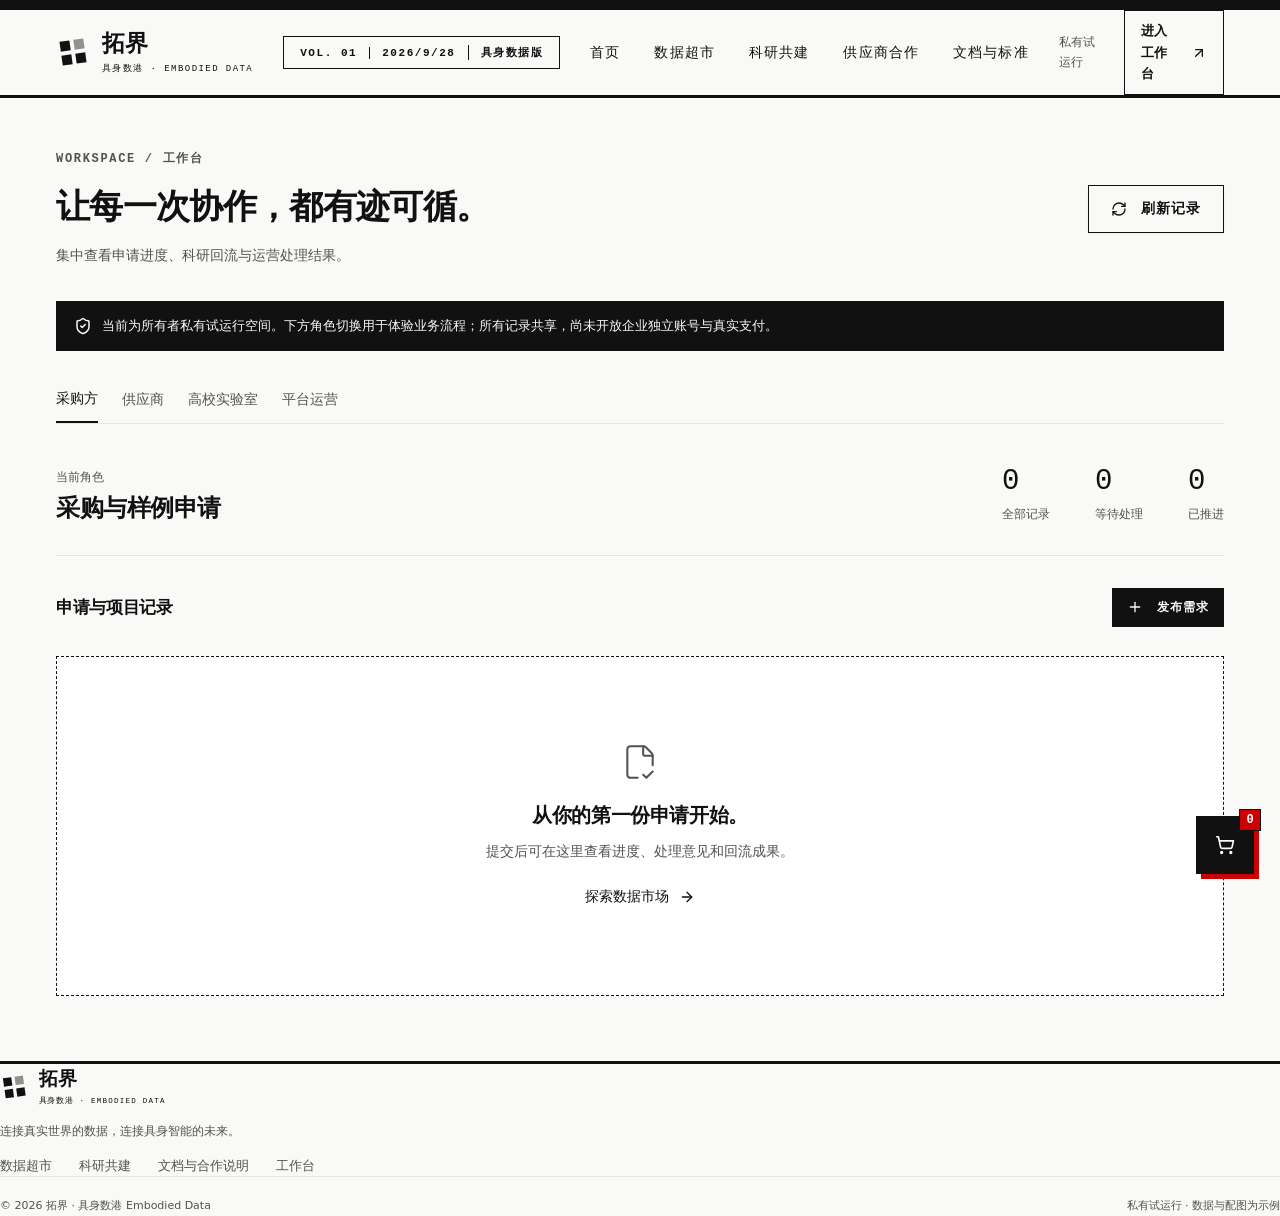
<file: workspace.html>
<!DOCTYPE html><html lang="zh-CN"><head><meta charSet="utf-8"/><meta name="viewport" content="width=device-width, initial-scale=1"/><link rel="stylesheet" href="_next/static/css/index.Def1sJxX.css" data-rsc-css-href="_next/static/css/index.Def1sJxX.css" data-precedence="vite-rsc/importer-resources"/><title>拓界 · 具身数港｜具身智能数据交易与科研共建平台</title><meta name="description" content="拓界（具身数港）是面向具身智能的训练数据平台：数据集按 12 大行业开架、按 2,558 道标准工序索引，规格、样例与授权边界全部公开。样例免费申请、明码数据包可评估下单，并提供科研共建与供应商合作通道。"/><meta name="application-name" content="拓界 · 具身数港"/><meta name="keywords" content="具身智能,机器人训练数据,具身数据交易,数据集,多模态数据,视触觉数据,科研共建,数据授权"/><meta name="robots" content="index, follow"/><meta property="og:title" content="拓界 · 具身数港｜具身智能数据交易与科研共建平台"/><meta property="og:description" content="数据集按 12 大行业开架、按 2,558 道标准工序索引，规格、样例与授权边界全部公开。"/><meta property="og:url" content="https://tuojie-demo.app.workbuddy.host"/><meta property="og:site_name" content="拓界 · 具身数港"/><meta property="og:type" content="website"/><meta property="og:locale" content="zh_CN"/><meta name="twitter:card" content="summary_large_image"/><meta name="twitter:title" content="拓界 · 具身数港｜具身智能数据交易与科研共建平台"/><meta name="twitter:description" content="数据集按 12 大行业开架、按 2,558 道标准工序索引，规格、样例与授权边界全部公开。"/><link rel="shortcut icon" href="/favicon.svg"/><link rel="icon" href="/favicon.svg"/><meta name="codex-preview" content="development"/><noscript></noscript><script type="application/ld+json">{"@context":"https://schema.org","@type":"Organization","name":"拓界 · 具身数港","alternateName":"具身数港 Embodied Data","description":"面向具身智能的训练数据平台：数据集按 12 大行业开架、按 2,558 道标准工序索引，规格、样例与授权边界全部公开。","url":"https://tuojie-demo.app.workbuddy.host"}</script>
</head><body class="antialiased"><div class="site "><header class="header"><div class="header-inner"><a href="/" class="brand" aria-label="拓界首页"><span class="brand-mark"><i></i><i></i><i></i><i></i></span><span>拓界<small>具身数港 · EMBODIED DATA</small></span></a><div class="press-meta" aria-hidden="true"><span>VOL. 01</span><span>2026/9/28</span><span>具身数据版</span></div><nav class="nav" aria-label="主导航"><a href="/" class="">首页</a><a href="/#market" class="">数据超市</a><a href="research.html" class="">科研共建</a><a href="suppliers.html" class="">供应商合作</a><a href="standards.html" class="">文档与标准</a></nav><div class="header-actions"><span class="pilot-label">私有试运行</span><a href="workspace.html" class="workspace-link">进入工作台 <svg xmlns="http://www.w3.org/2000/svg" width="16" height="16" viewBox="0 0 24 24" fill="none" stroke="currentColor" stroke-width="2" stroke-linecap="round" stroke-linejoin="round" class="lucide lucide-arrow-up-right" aria-hidden="true"><path d="M7 7h10v10"></path><path d="M7 17 17 7"></path></svg></a><button data-slot="button" data-variant="ghost" data-size="icon" class="inline-flex shrink-0 items-center justify-center gap-2 rounded-md text-sm font-medium whitespace-nowrap transition-all outline-none focus-visible:border-ring focus-visible:ring-[3px] focus-visible:ring-ring/50 disabled:pointer-events-none disabled:opacity-50 aria-invalid:border-destructive aria-invalid:ring-destructive/20 dark:aria-invalid:ring-destructive/40 [&amp;_svg]:pointer-events-none [&amp;_svg]:shrink-0 [&amp;_svg:not([class*=&#x27;size-&#x27;])]:size-4 hover:bg-accent hover:text-accent-foreground dark:hover:bg-accent/50 size-9 mobile-menu" aria-label="打开菜单"><svg xmlns="http://www.w3.org/2000/svg" width="24" height="24" viewBox="0 0 24 24" fill="none" stroke="currentColor" stroke-width="2" stroke-linecap="round" stroke-linejoin="round" class="lucide lucide-menu" aria-hidden="true"><path d="M4 5h16"></path><path d="M4 12h16"></path><path d="M4 19h16"></path></svg></button></div></div></header><main id="main-content"><div class="workspace-width work-page"><div class="page-heading"><div><span class="breadcrumb">WORKSPACE / 工作台</span><h1>让每一次协作，都有迹可循。</h1><p>集中查看申请进度、科研回流与运营处理结果。</p></div><button data-slot="button" data-variant="outline" data-size="default" class="inline-flex shrink-0 items-center justify-center gap-2 rounded-md text-sm font-medium whitespace-nowrap transition-all outline-none focus-visible:border-ring focus-visible:ring-[3px] focus-visible:ring-ring/50 disabled:pointer-events-none disabled:opacity-50 aria-invalid:border-destructive aria-invalid:ring-destructive/20 dark:aria-invalid:ring-destructive/40 [&amp;_svg]:pointer-events-none [&amp;_svg]:shrink-0 [&amp;_svg:not([class*=&#x27;size-&#x27;])]:size-4 border bg-background shadow-xs hover:bg-accent hover:text-accent-foreground dark:border-input dark:bg-input/30 dark:hover:bg-input/50 h-9 px-4 py-2 has-[&gt;svg]:px-3 action pale"><svg xmlns="http://www.w3.org/2000/svg" width="16" height="16" viewBox="0 0 24 24" fill="none" stroke="currentColor" stroke-width="2" stroke-linecap="round" stroke-linejoin="round" class="lucide lucide-refresh-cw" aria-hidden="true"><path d="M3 12a9 9 0 0 1 9-9 9.75 9.75 0 0 1 6.74 2.74L21 8"></path><path d="M21 3v5h-5"></path><path d="M21 12a9 9 0 0 1-9 9 9.75 9.75 0 0 1-6.74-2.74L3 16"></path><path d="M8 16H3v5"></path></svg> 刷新记录</button></div><div class="pilot-notice"><svg xmlns="http://www.w3.org/2000/svg" width="18" height="18" viewBox="0 0 24 24" fill="none" stroke="currentColor" stroke-width="2" stroke-linecap="round" stroke-linejoin="round" class="lucide lucide-shield-check" aria-hidden="true"><path d="M20 13c0 5-3.5 7.5-7.66 8.95a1 1 0 0 1-.67-.01C7.5 20.5 4 18 4 13V6a1 1 0 0 1 1-1c2 0 4.5-1.2 6.24-2.72a1.17 1.17 0 0 1 1.52 0C14.51 3.81 17 5 19 5a1 1 0 0 1 1 1z"></path><path d="m9 12 2 2 4-4"></path></svg><span>当前为所有者私有试运行空间。下方角色切换用于体验业务流程；所有记录共享，尚未开放企业独立账号与真实支付。</span></div><div dir="ltr" data-orientation="horizontal" data-slot="tabs" class="group/tabs flex gap-2 data-[orientation=horizontal]:flex-col work-tabs"><div role="tablist" aria-orientation="horizontal" data-slot="tabs-list" data-variant="line" class="group/tabs-list inline-flex w-fit items-center justify-center rounded-lg p-[3px] text-muted-foreground group-data-[orientation=horizontal]/tabs:h-9 group-data-[orientation=vertical]/tabs:h-fit group-data-[orientation=vertical]/tabs:flex-col data-[variant=line]:rounded-none gap-1 bg-transparent" tabindex="-1" data-orientation="horizontal" style="outline:none"><button type="button" role="tab" aria-selected="true" aria-controls="radix-_R_796i_-content-buyer" data-state="active" id="radix-_R_796i_-trigger-buyer" data-slot="tabs-trigger" class="relative inline-flex h-[calc(100%-1px)] flex-1 items-center justify-center gap-1.5 rounded-md border border-transparent px-2 py-1 text-sm font-medium whitespace-nowrap text-foreground/60 transition-all group-data-[orientation=vertical]/tabs:w-full group-data-[orientation=vertical]/tabs:justify-start hover:text-foreground focus-visible:border-ring focus-visible:ring-[3px] focus-visible:ring-ring/50 focus-visible:outline-1 focus-visible:outline-ring disabled:pointer-events-none disabled:opacity-50 group-data-[variant=default]/tabs-list:data-[state=active]:shadow-sm group-data-[variant=line]/tabs-list:data-[state=active]:shadow-none dark:text-muted-foreground dark:hover:text-foreground [&amp;_svg]:pointer-events-none [&amp;_svg]:shrink-0 [&amp;_svg:not([class*=&#x27;size-&#x27;])]:size-4 group-data-[variant=line]/tabs-list:bg-transparent group-data-[variant=line]/tabs-list:data-[state=active]:bg-transparent dark:group-data-[variant=line]/tabs-list:data-[state=active]:border-transparent dark:group-data-[variant=line]/tabs-list:data-[state=active]:bg-transparent data-[state=active]:bg-background data-[state=active]:text-foreground dark:data-[state=active]:border-input dark:data-[state=active]:bg-input/30 dark:data-[state=active]:text-foreground after:absolute after:bg-foreground after:opacity-0 after:transition-opacity group-data-[orientation=horizontal]/tabs:after:inset-x-0 group-data-[orientation=horizontal]/tabs:after:bottom-[-5px] group-data-[orientation=horizontal]/tabs:after:h-0.5 group-data-[orientation=vertical]/tabs:after:inset-y-0 group-data-[orientation=vertical]/tabs:after:-right-1 group-data-[orientation=vertical]/tabs:after:w-0.5 group-data-[variant=line]/tabs-list:data-[state=active]:after:opacity-100" tabindex="-1" data-orientation="horizontal" data-radix-collection-item="">采购方</button><button type="button" role="tab" aria-selected="false" aria-controls="radix-_R_796i_-content-supplier" data-state="inactive" id="radix-_R_796i_-trigger-supplier" data-slot="tabs-trigger" class="relative inline-flex h-[calc(100%-1px)] flex-1 items-center justify-center gap-1.5 rounded-md border border-transparent px-2 py-1 text-sm font-medium whitespace-nowrap text-foreground/60 transition-all group-data-[orientation=vertical]/tabs:w-full group-data-[orientation=vertical]/tabs:justify-start hover:text-foreground focus-visible:border-ring focus-visible:ring-[3px] focus-visible:ring-ring/50 focus-visible:outline-1 focus-visible:outline-ring disabled:pointer-events-none disabled:opacity-50 group-data-[variant=default]/tabs-list:data-[state=active]:shadow-sm group-data-[variant=line]/tabs-list:data-[state=active]:shadow-none dark:text-muted-foreground dark:hover:text-foreground [&amp;_svg]:pointer-events-none [&amp;_svg]:shrink-0 [&amp;_svg:not([class*=&#x27;size-&#x27;])]:size-4 group-data-[variant=line]/tabs-list:bg-transparent group-data-[variant=line]/tabs-list:data-[state=active]:bg-transparent dark:group-data-[variant=line]/tabs-list:data-[state=active]:border-transparent dark:group-data-[variant=line]/tabs-list:data-[state=active]:bg-transparent data-[state=active]:bg-background data-[state=active]:text-foreground dark:data-[state=active]:border-input dark:data-[state=active]:bg-input/30 dark:data-[state=active]:text-foreground after:absolute after:bg-foreground after:opacity-0 after:transition-opacity group-data-[orientation=horizontal]/tabs:after:inset-x-0 group-data-[orientation=horizontal]/tabs:after:bottom-[-5px] group-data-[orientation=horizontal]/tabs:after:h-0.5 group-data-[orientation=vertical]/tabs:after:inset-y-0 group-data-[orientation=vertical]/tabs:after:-right-1 group-data-[orientation=vertical]/tabs:after:w-0.5 group-data-[variant=line]/tabs-list:data-[state=active]:after:opacity-100" tabindex="-1" data-orientation="horizontal" data-radix-collection-item="">供应商</button><button type="button" role="tab" aria-selected="false" aria-controls="radix-_R_796i_-content-lab" data-state="inactive" id="radix-_R_796i_-trigger-lab" data-slot="tabs-trigger" class="relative inline-flex h-[calc(100%-1px)] flex-1 items-center justify-center gap-1.5 rounded-md border border-transparent px-2 py-1 text-sm font-medium whitespace-nowrap text-foreground/60 transition-all group-data-[orientation=vertical]/tabs:w-full group-data-[orientation=vertical]/tabs:justify-start hover:text-foreground focus-visible:border-ring focus-visible:ring-[3px] focus-visible:ring-ring/50 focus-visible:outline-1 focus-visible:outline-ring disabled:pointer-events-none disabled:opacity-50 group-data-[variant=default]/tabs-list:data-[state=active]:shadow-sm group-data-[variant=line]/tabs-list:data-[state=active]:shadow-none dark:text-muted-foreground dark:hover:text-foreground [&amp;_svg]:pointer-events-none [&amp;_svg]:shrink-0 [&amp;_svg:not([class*=&#x27;size-&#x27;])]:size-4 group-data-[variant=line]/tabs-list:bg-transparent group-data-[variant=line]/tabs-list:data-[state=active]:bg-transparent dark:group-data-[variant=line]/tabs-list:data-[state=active]:border-transparent dark:group-data-[variant=line]/tabs-list:data-[state=active]:bg-transparent data-[state=active]:bg-background data-[state=active]:text-foreground dark:data-[state=active]:border-input dark:data-[state=active]:bg-input/30 dark:data-[state=active]:text-foreground after:absolute after:bg-foreground after:opacity-0 after:transition-opacity group-data-[orientation=horizontal]/tabs:after:inset-x-0 group-data-[orientation=horizontal]/tabs:after:bottom-[-5px] group-data-[orientation=horizontal]/tabs:after:h-0.5 group-data-[orientation=vertical]/tabs:after:inset-y-0 group-data-[orientation=vertical]/tabs:after:-right-1 group-data-[orientation=vertical]/tabs:after:w-0.5 group-data-[variant=line]/tabs-list:data-[state=active]:after:opacity-100" tabindex="-1" data-orientation="horizontal" data-radix-collection-item="">高校实验室</button><button type="button" role="tab" aria-selected="false" aria-controls="radix-_R_796i_-content-ops" data-state="inactive" id="radix-_R_796i_-trigger-ops" data-slot="tabs-trigger" class="relative inline-flex h-[calc(100%-1px)] flex-1 items-center justify-center gap-1.5 rounded-md border border-transparent px-2 py-1 text-sm font-medium whitespace-nowrap text-foreground/60 transition-all group-data-[orientation=vertical]/tabs:w-full group-data-[orientation=vertical]/tabs:justify-start hover:text-foreground focus-visible:border-ring focus-visible:ring-[3px] focus-visible:ring-ring/50 focus-visible:outline-1 focus-visible:outline-ring disabled:pointer-events-none disabled:opacity-50 group-data-[variant=default]/tabs-list:data-[state=active]:shadow-sm group-data-[variant=line]/tabs-list:data-[state=active]:shadow-none dark:text-muted-foreground dark:hover:text-foreground [&amp;_svg]:pointer-events-none [&amp;_svg]:shrink-0 [&amp;_svg:not([class*=&#x27;size-&#x27;])]:size-4 group-data-[variant=line]/tabs-list:bg-transparent group-data-[variant=line]/tabs-list:data-[state=active]:bg-transparent dark:group-data-[variant=line]/tabs-list:data-[state=active]:border-transparent dark:group-data-[variant=line]/tabs-list:data-[state=active]:bg-transparent data-[state=active]:bg-background data-[state=active]:text-foreground dark:data-[state=active]:border-input dark:data-[state=active]:bg-input/30 dark:data-[state=active]:text-foreground after:absolute after:bg-foreground after:opacity-0 after:transition-opacity group-data-[orientation=horizontal]/tabs:after:inset-x-0 group-data-[orientation=horizontal]/tabs:after:bottom-[-5px] group-data-[orientation=horizontal]/tabs:after:h-0.5 group-data-[orientation=vertical]/tabs:after:inset-y-0 group-data-[orientation=vertical]/tabs:after:-right-1 group-data-[orientation=vertical]/tabs:after:w-0.5 group-data-[variant=line]/tabs-list:data-[state=active]:after:opacity-100" tabindex="-1" data-orientation="horizontal" data-radix-collection-item="">平台运营</button></div><div class="work-overview"><div><span>当前角色</span><h2>采购与样例申请</h2></div><div class="work-counters"><span><b>0</b>全部记录</span><span><b>0</b>等待处理</span><span><b>0</b>已推进</span></div></div><div class="work-list-heading"><h3>申请与项目记录</h3><button data-slot="button" data-variant="default" data-size="default" class="inline-flex shrink-0 items-center justify-center gap-2 rounded-md text-sm font-medium whitespace-nowrap transition-all outline-none focus-visible:border-ring focus-visible:ring-[3px] focus-visible:ring-ring/50 disabled:pointer-events-none disabled:opacity-50 aria-invalid:border-destructive aria-invalid:ring-destructive/20 dark:aria-invalid:ring-destructive/40 [&amp;_svg]:pointer-events-none [&amp;_svg]:shrink-0 [&amp;_svg:not([class*=&#x27;size-&#x27;])]:size-4 bg-primary text-primary-foreground hover:bg-primary/90 h-9 px-4 py-2 has-[&gt;svg]:px-3 action dark"><svg xmlns="http://www.w3.org/2000/svg" width="16" height="16" viewBox="0 0 24 24" fill="none" stroke="currentColor" stroke-width="2" stroke-linecap="round" stroke-linejoin="round" class="lucide lucide-plus" aria-hidden="true"><path d="M5 12h14"></path><path d="M12 5v14"></path></svg>发布需求</button></div><div class="empty-state"><svg xmlns="http://www.w3.org/2000/svg" width="24" height="24" viewBox="0 0 24 24" fill="none" stroke="currentColor" stroke-width="2" stroke-linecap="round" stroke-linejoin="round" class="lucide lucide-file-check-corner" aria-hidden="true"><path d="M10.5 22H6a2 2 0 0 1-2-2V4a2 2 0 0 1 2-2h8a2.4 2.4 0 0 1 1.706.706l3.588 3.588A2.4 2.4 0 0 1 20 8v6"></path><path d="M14 2v5a1 1 0 0 0 1 1h5"></path><path d="m14 20 2 2 4-4"></path></svg><h3>从你的第一份申请开始。</h3><p>提交后可在这里查看进度、处理意见和回流成果。</p><a href="market.html" class="text-link">探索<!-- -->数据市场<!-- --> <svg xmlns="http://www.w3.org/2000/svg" width="16" height="16" viewBox="0 0 24 24" fill="none" stroke="currentColor" stroke-width="2" stroke-linecap="round" stroke-linejoin="round" class="lucide lucide-arrow-right" aria-hidden="true"><path d="M5 12h14"></path><path d="m12 5 7 7-7 7"></path></svg></a></div></div></div></main><div class="cart-fab" aria-label="打开购物车"><svg xmlns="http://www.w3.org/2000/svg" width="20" height="20" viewBox="0 0 24 24" fill="none" stroke="currentColor" stroke-width="2" stroke-linecap="round" stroke-linejoin="round" class="lucide lucide-shopping-cart" aria-hidden="true"><circle cx="8" cy="21" r="1"></circle><circle cx="19" cy="21" r="1"></circle><path d="M2.05 2.05h2l2.66 12.42a2 2 0 0 0 2 1.58h9.78a2 2 0 0 0 1.95-1.57l1.65-7.43H5.12"></path></svg><span class="cart-count">0</span></div><div class="cart-backdrop" aria-hidden="true"></div><aside class="cart-drawer" aria-label="购物车"><div class="cart-head"><strong>我的购物车 · CART</strong><button class="cart-close" aria-label="关闭购物车"><svg xmlns="http://www.w3.org/2000/svg" width="18" height="18" viewBox="0 0 24 24" fill="none" stroke="currentColor" stroke-width="2" stroke-linecap="round" stroke-linejoin="round" class="lucide lucide-x" aria-hidden="true"><path d="M18 6 6 18"></path><path d="m6 6 12 12"></path></svg></button></div><div class="cart-items"></div><div class="cart-foot"><button class="cart-checkout">一键询价 · 去数据超市结账 <svg xmlns="http://www.w3.org/2000/svg" width="15" height="15" viewBox="0 0 24 24" fill="none" stroke="currentColor" stroke-width="2" stroke-linecap="round" stroke-linejoin="round" class="lucide lucide-arrow-right" aria-hidden="true"><path d="M5 12h14"></path><path d="m12 5 7 7-7 7"></path></svg></button><span class="cart-tip">演示购物车 · 不产生真实订单</span></div></aside><footer class="footer"><div><a href="/" class="brand" aria-label="拓界首页"><span class="brand-mark"><i></i><i></i><i></i><i></i></span><span>拓界<small>具身数港 · EMBODIED DATA</small></span></a><p>连接真实世界的数据，连接具身智能的未来。</p></div><div class="footer-links"><a href="/#market">数据超市</a><a href="research.html">科研共建</a><a href="standards.html">文档与合作说明</a><a href="workspace.html">工作台</a></div><div class="footer-bottom"><span>© <!-- -->2026<!-- --> 拓界 · 具身数港 Embodied Data</span><span>私有试运行 · 数据与配图为示例</span></div></footer></div><script>/* 拓界·具身数港 — 数据超市互动层（自包含原生 JS，注入静态页）
   功能：购物车（购物篮）＋ 货架即时筛选/搜索/排序 */
(function(){
  "use strict";
  if(window.__edSupermarket)return; window.__edSupermarket=true;
  var qsa=function(s,r){return Array.prototype.slice.call((r||document).querySelectorAll(s));};
  var esc=function(s){return String(s).replace(/[&<>"']/g,function(c){return{'&':'&amp;','<':'&lt;','>':'&gt;','"':'&quot;',"'":'&#39;'}[c];});};

  /* ---------- 购物车 ---------- */
  var CART_KEY='ed-cart-v1';
  var cart=[];
  try{cart=JSON.parse(localStorage.getItem(CART_KEY)||'[]');}catch(e){cart=[];}
  var saveCart=function(){try{localStorage.setItem(CART_KEY,JSON.stringify(cart));}catch(e){}};

  function renderCart(){
    var fab=document.querySelector('.cart-fab');
    var cnt=document.querySelector('.cart-count');
    var items=document.querySelector('.cart-items');
    if(cnt)cnt.textContent=cart.length;
    if(fab)fab.classList.toggle('has-items',cart.length>0);
    if(!items)return;
    if(!cart.length){items.innerHTML='<div class="cart-empty">购物车还是空的，去货架挑几件吧。</div>';return;}
    var html='';
    for(var i=0;i<cart.length;i++){
      var it=cart[i];
      html+='<div class="cart-item"><div><strong>'+esc(it.name)+'</strong><span class="cart-item-price">'+(it.price&&it.price!=='询价'?esc(it.price):'询价 · 先试后买')+'</span></div><button type="button" class="cart-remove" data-i="'+i+'" aria-label="移除">×</button></div>';
    }
    items.innerHTML=html;
    qsa('.cart-remove',items).forEach(function(b){
      b.addEventListener('click',function(){cart.splice(parseInt(b.getAttribute('data-i'),10),1);saveCart();renderCart();});
    });
  }
  function openCart(open){var d=document.querySelector('.cart-drawer'),bd=document.querySelector('.cart-backdrop');if(d)d.classList.toggle('open',open);if(bd)bd.classList.toggle('open',open);document.body.style.overflow=open?'hidden':'';}

  document.addEventListener('click',function(e){
    var sb=e.target.closest('.sample-btn');
    if(sb){e.preventDefault();e.stopPropagation();openSample(sb);return;}
    var add=e.target.closest('.cart-add');
    if(add){e.preventDefault();e.stopPropagation();
      var id=add.getAttribute('data-id');
      if(!cart.some(function(x){return x.id===id;})){
        cart.push({id:id,name:add.getAttribute('data-name'),price:add.getAttribute('data-pricemode')==='standard'?(add.getAttribute('data-price')||'询价'):'询价'});
        saveCart();renderCart();
        var fab=document.querySelector('.cart-fab');if(fab){fab.classList.remove('bump');void fab.offsetWidth;fab.classList.add('bump');}
      } else {
        openCart(true);
      }
      return;
    }
    if(e.target.closest('.cart-fab')){openCart(true);return;}
    if(e.target.closest('.cart-close')||e.target.closest('.cart-backdrop')){openCart(false);return;}
    if(e.target.closest('.cart-checkout')){openCart(false);var m=document.getElementById('market');if(m)m.scrollIntoView({behavior:'smooth'});return;}
  });
  document.addEventListener('keydown',function(e){if(e.key==='Escape'){openCart(false);closeSample();}});
  renderCart();

  /* ---------- 货架即时筛选 / 搜索 / 排序 ---------- */
  var grid=document.querySelector('.market-results .dataset-grid');
  if(grid){
    var cards=qsa('.dataset-card',grid);
    if(cards.length){
      function currentFilter(){
        var qEl=document.querySelector('.search-box input');
        var devEl=document.querySelector('input[name="deviceForm"]:checked');
        var sels=qsa('.filter-select select');
        var sortEl=document.querySelector('.sort-label select');
        return {
          q:qEl?qEl.value.trim().toLowerCase():'',
          dev:devEl?devEl.value:'全部设备',
          scene:sels[0]?sels[0].value:'',
          grade:sels[1]?sels[1].value:'',
          sort:sortEl?sortEl.value:'recommended'
        };
      }
      function apply(){
        var f=currentFilter();
        var visible=0;
        cards.forEach(function(c){
          var okDev=f.dev==='全部设备'||c.getAttribute('data-device')===f.dev;
          var okScene=!f.scene||f.scene==='全部场景'||c.getAttribute('data-scene')===f.scene;
          var okGrade=f.grade==='全部标注'||c.getAttribute('data-grade')===f.grade;
          var hay=(c.getAttribute('data-name')||'')+' '+(c.getAttribute('data-tasks')||'')+' '+(c.getAttribute('data-scene')||'')+' '+(c.getAttribute('data-device')||'');
          var okQ=!f.q||hay.toLowerCase().indexOf(f.q)>=0;
          var show=okDev&&okScene&&okGrade&&okQ;
          c.style.display=show?'':'none';
          if(show)visible++;
        });
        var cnt=document.querySelector('.results-heading b');if(cnt)cnt.textContent=visible;
        if(f.sort==='hours'){cards.slice().sort(function(a,b){return parseInt(b.getAttribute('data-hours')||'0',10)-parseInt(a.getAttribute('data-hours')||'0',10);}).forEach(function(c){grid.appendChild(c);});}
        else if(f.sort==='episodes'){cards.slice().sort(function(a,b){return parseInt(b.getAttribute('data-episodes')||'0',10)-parseInt(a.getAttribute('data-episodes')||'0',10);}).forEach(function(c){grid.appendChild(c);});}
      }
      document.addEventListener('input',function(e){if(e.target.matches('.search-box input'))apply();});
      document.addEventListener('change',function(e){if(e.target.matches('input[name="deviceForm"], .filter-select select, .sort-label select, .fav-filter input'))apply();});
      var reset=qsa('.filter-title button')[0];
      if(reset)reset.addEventListener('click',function(){setTimeout(apply,0);});
      apply();
    }
  }

  /* ---------- 数据样例 · 扩散预览 ---------- */
  var sampleOverlay=null,samplePanel=null,sampleOrigin={x:0,y:0},currentSample=null;
  function ensureSampleOverlay(){
    if(sampleOverlay)return;
    sampleOverlay=document.createElement('div');
    sampleOverlay.className='sample-overlay';
    sampleOverlay.innerHTML='<div class="sample-backdrop"></div>'
      +'<div class="sample-panel" role="dialog" aria-modal="true" aria-label="数据样例预览">'
      +'<div class="sample-head"><div class="sample-head-main"><span class="sample-kicker">DATA SAMPLES · 数据样例</span><h3></h3><div class="sample-sub"></div></div><button type="button" class="sample-close" aria-label="关闭">×</button></div>'
      +'<p class="sample-note">以下为演示测试数据，仅展示结构与字段示意；非真实采集记录，请勿用于训练。</p>'
      +'<div class="sample-body"></div>'
      +'<div class="sample-foot"><span class="sample-meta"></span><button type="button" class="sample-dl">下载样例 JSON <span aria-hidden="true">↓</span></button></div>'
      +'</div>';
    document.body.appendChild(sampleOverlay);
    samplePanel=sampleOverlay.querySelector('.sample-panel');
    sampleOverlay.querySelector('.sample-close').addEventListener('click',closeSample);
    sampleOverlay.querySelector('.sample-backdrop').addEventListener('click',closeSample);
    sampleOverlay.querySelector('.sample-dl').addEventListener('click',function(){if(currentSample)downloadSample(currentSample);});
  }
  function buildSamples(btn){
    var id=btn.getAttribute('data-id')||'';
    var name=btn.getAttribute('data-name')||'数据集';
    var tasks=(btn.getAttribute('data-tasks')||'抓取 整理 放置').split(/\s+/).filter(Boolean);
    var mods=(btn.getAttribute('data-modalities')||'RGB / Action').split(/\s*\/\s*/).filter(Boolean);
    var scene=btn.getAttribute('data-scene')||'';
    var device=btn.getAttribute('data-device')||'';
    var phases=tasks.length?tasks:['接近目标','抓取物体','移动物体','放置完成'];
    var n=4,rows=[];
    for(var i=0;i<n;i++){
      var ep='DEMO-'+('00'+(i+1)).slice(-3);
      var t=(i*2.4).toFixed(1);
      var ph=phases[i%phases.length];
      var obs=mods.map(function(m){return m+': '+(m==='RGB'?('frame_'+('0000'+(i*72)).slice(-4)+'.jpg'):m==='Depth'?'640×480':m==='Action'?'q=[..]':m==='Force'?'F=12.4N':m==='Pose'?'x,y,θ':m==='Language'?'"把杯子放到桌上"':m);}).join(' · ');
      var act=(i%2===0?'gripper=0% · 接近':'gripper=100% · 抓取');
      rows.push({ep:ep,t:t,ph:ph,obs:obs,act:act});
    }
    return {id:id,name:name,scene:scene,device:device,mods:mods,phases:phases,rows:rows};
  }
  function renderSample(data){
    currentSample=data;
    samplePanel.querySelector('.sample-head-main h3').textContent=data.name+' · 数据样例';
    samplePanel.querySelector('.sample-sub').textContent=data.id+' · '+data.device+' · '+data.scene;
    samplePanel.querySelector('.sample-meta').textContent='演示测试数据 · '+data.rows.length+' 条样本 · 模态 '+data.mods.join(' / ');
    var thead='<thead><tr><th>样本</th><th>时间戳(s)</th><th>阶段标签</th><th>观测（模态）</th><th>动作示例</th></tr></thead>';
    var tbody='<tbody>'+data.rows.map(function(r){
      return '<tr><td class="sm-id">'+esc(r.ep)+'</td><td>'+esc(r.t)+'</td><td class="sm-phase">'+esc(r.ph)+'</td><td class="sm-obs">'+esc(r.obs)+'</td><td class="sm-act">'+esc(r.act)+'</td></tr>';
    }).join('')+'</tbody>';
    samplePanel.querySelector('.sample-body').innerHTML='<table class="sample-table">'+thead+tbody+'</table>';
  }
  function openSample(btn){
    ensureSampleOverlay();
    renderSample(buildSamples(btn));
    var br=btn.getBoundingClientRect();
    var cx=br.left+br.width/2,cy=br.top+br.height/2;
    sampleOverlay.style.display='block';
    sampleOverlay.classList.add('open');
    var pr=samplePanel.getBoundingClientRect();
    sampleOrigin.x=cx-pr.left;sampleOrigin.y=cy-pr.top;
    samplePanel.style.clipPath='circle(0px at '+sampleOrigin.x+'px '+sampleOrigin.y+'px)';
    samplePanel.style.webkitClipPath='circle(0px at '+sampleOrigin.x+'px '+sampleOrigin.y+'px)';
    document.body.style.overflow='hidden';
    requestAnimationFrame(function(){requestAnimationFrame(function(){
      samplePanel.style.clipPath='circle(150% at '+sampleOrigin.x+'px '+sampleOrigin.y+'px)';
      samplePanel.style.webkitClipPath='circle(150% at '+sampleOrigin.x+'px '+sampleOrigin.y+'px)';
    });});
  }
  function closeSample(){
    if(!sampleOverlay)return;
    sampleOverlay.classList.remove('open');
    if(samplePanel){
      samplePanel.style.clipPath='circle(0px at '+sampleOrigin.x+'px '+sampleOrigin.y+'px)';
      samplePanel.style.webkitClipPath='circle(0px at '+sampleOrigin.x+'px '+sampleOrigin.y+'px)';
    }
    document.body.style.overflow='';
    setTimeout(function(){if(sampleOverlay&&!sampleOverlay.classList.contains('open'))sampleOverlay.style.display='none';},460);
  }
  function downloadSample(data){
    var payload={notice:'结构示例，非真实采集数据；数值仅供界面与字段演示。',dataset:data.id,dataset_name:data.name,device_form:data.device,scene:data.scene,modalities:data.mods,samples:data.rows.map(function(r){return{episode_id:r.ep,timestamp_s:parseFloat(r.t),phase_label:r.ph};})};
    var blob=new Blob([JSON.stringify(payload,null,2)],{type:'application/json'});
    var url=URL.createObjectURL(blob);var a=document.createElement('a');a.href=url;a.download='sample-'+data.id+'.json';a.click();
    setTimeout(function(){URL.revokeObjectURL(url);},1000);
  }
})();
</script></body></html>
</file>
